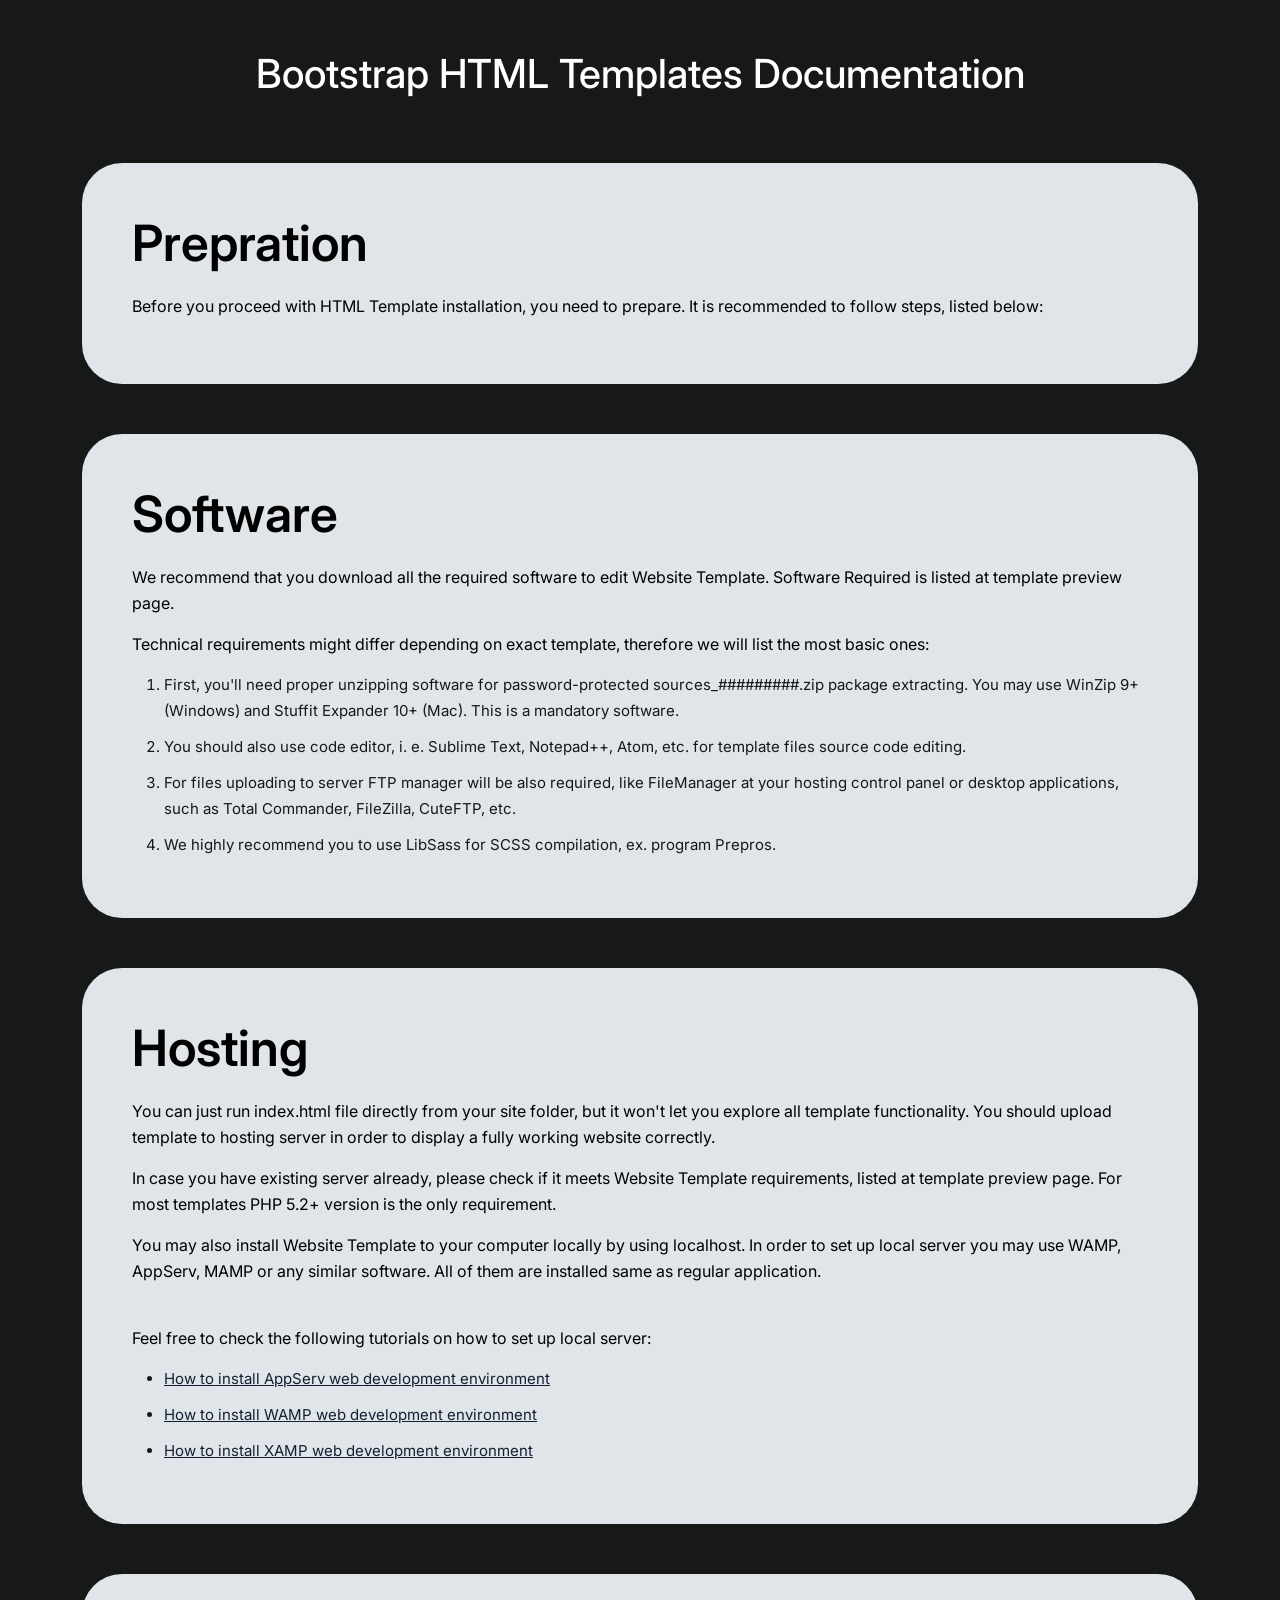
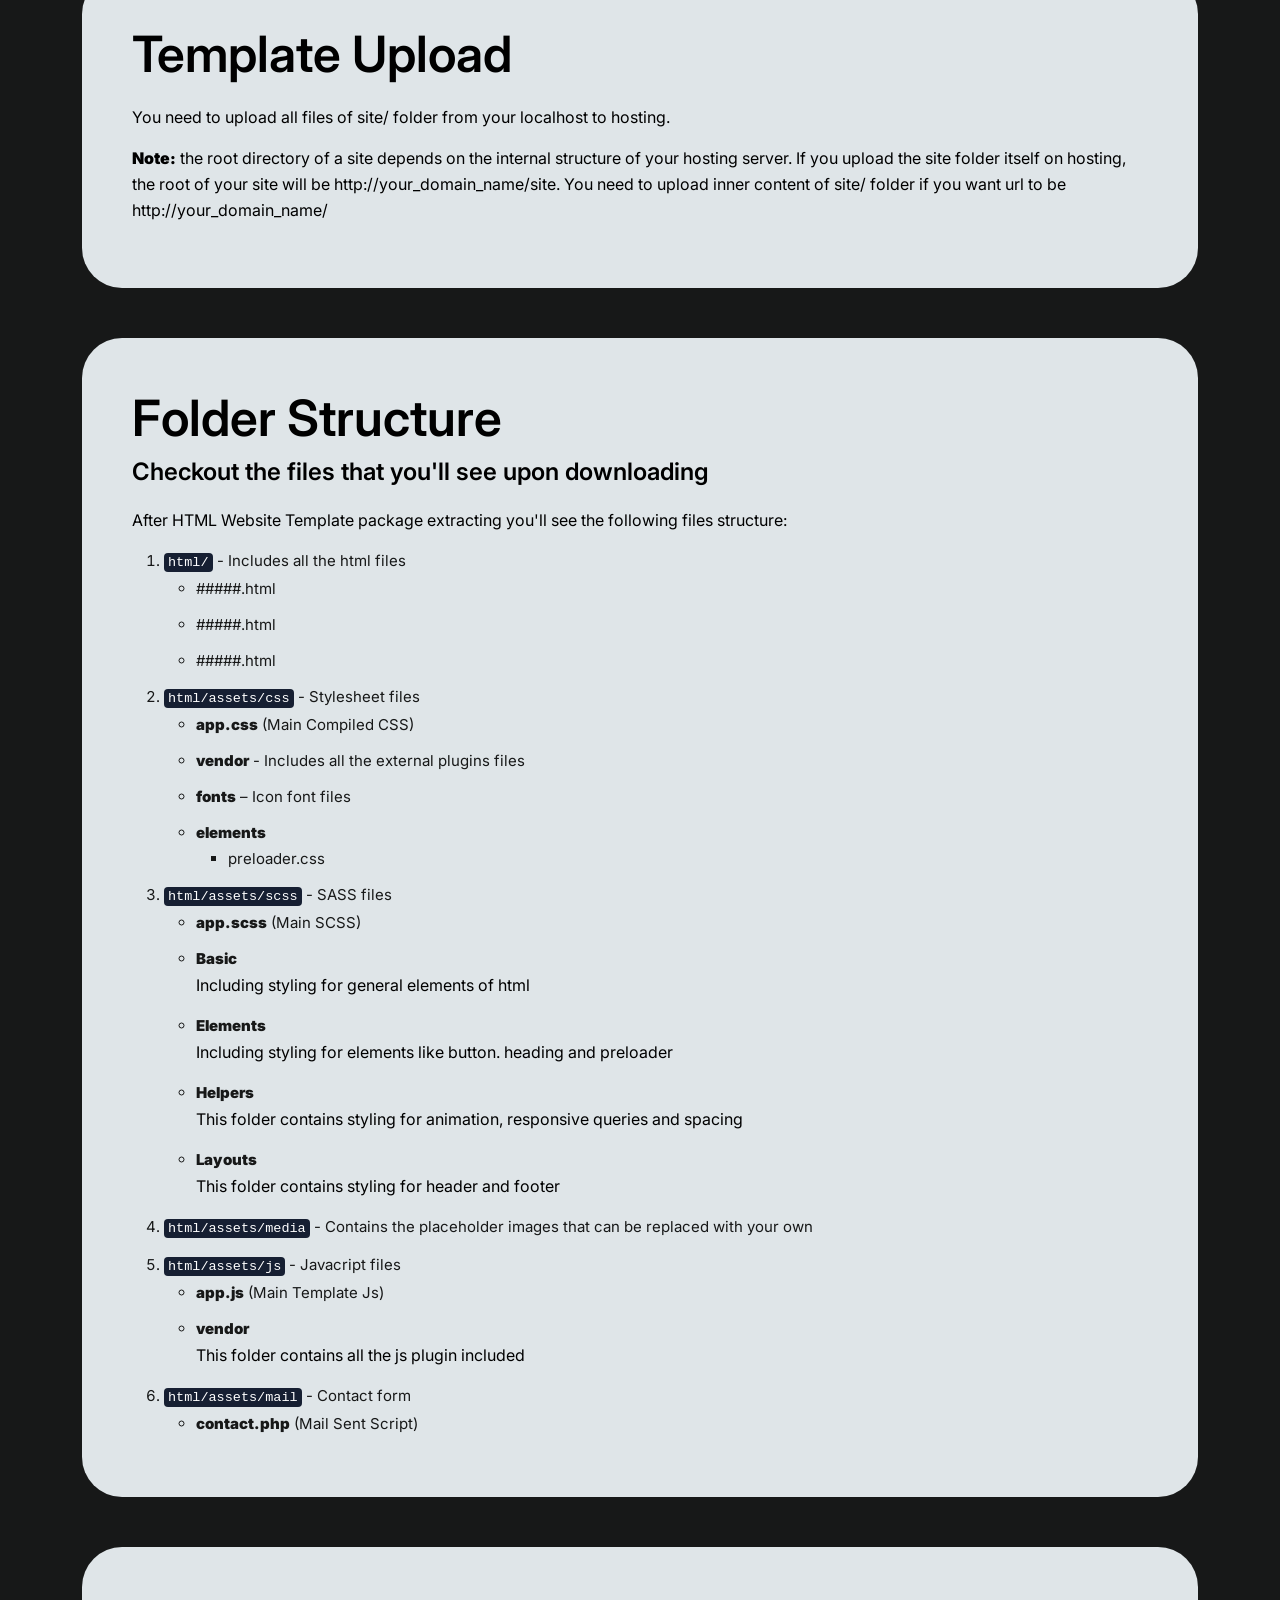
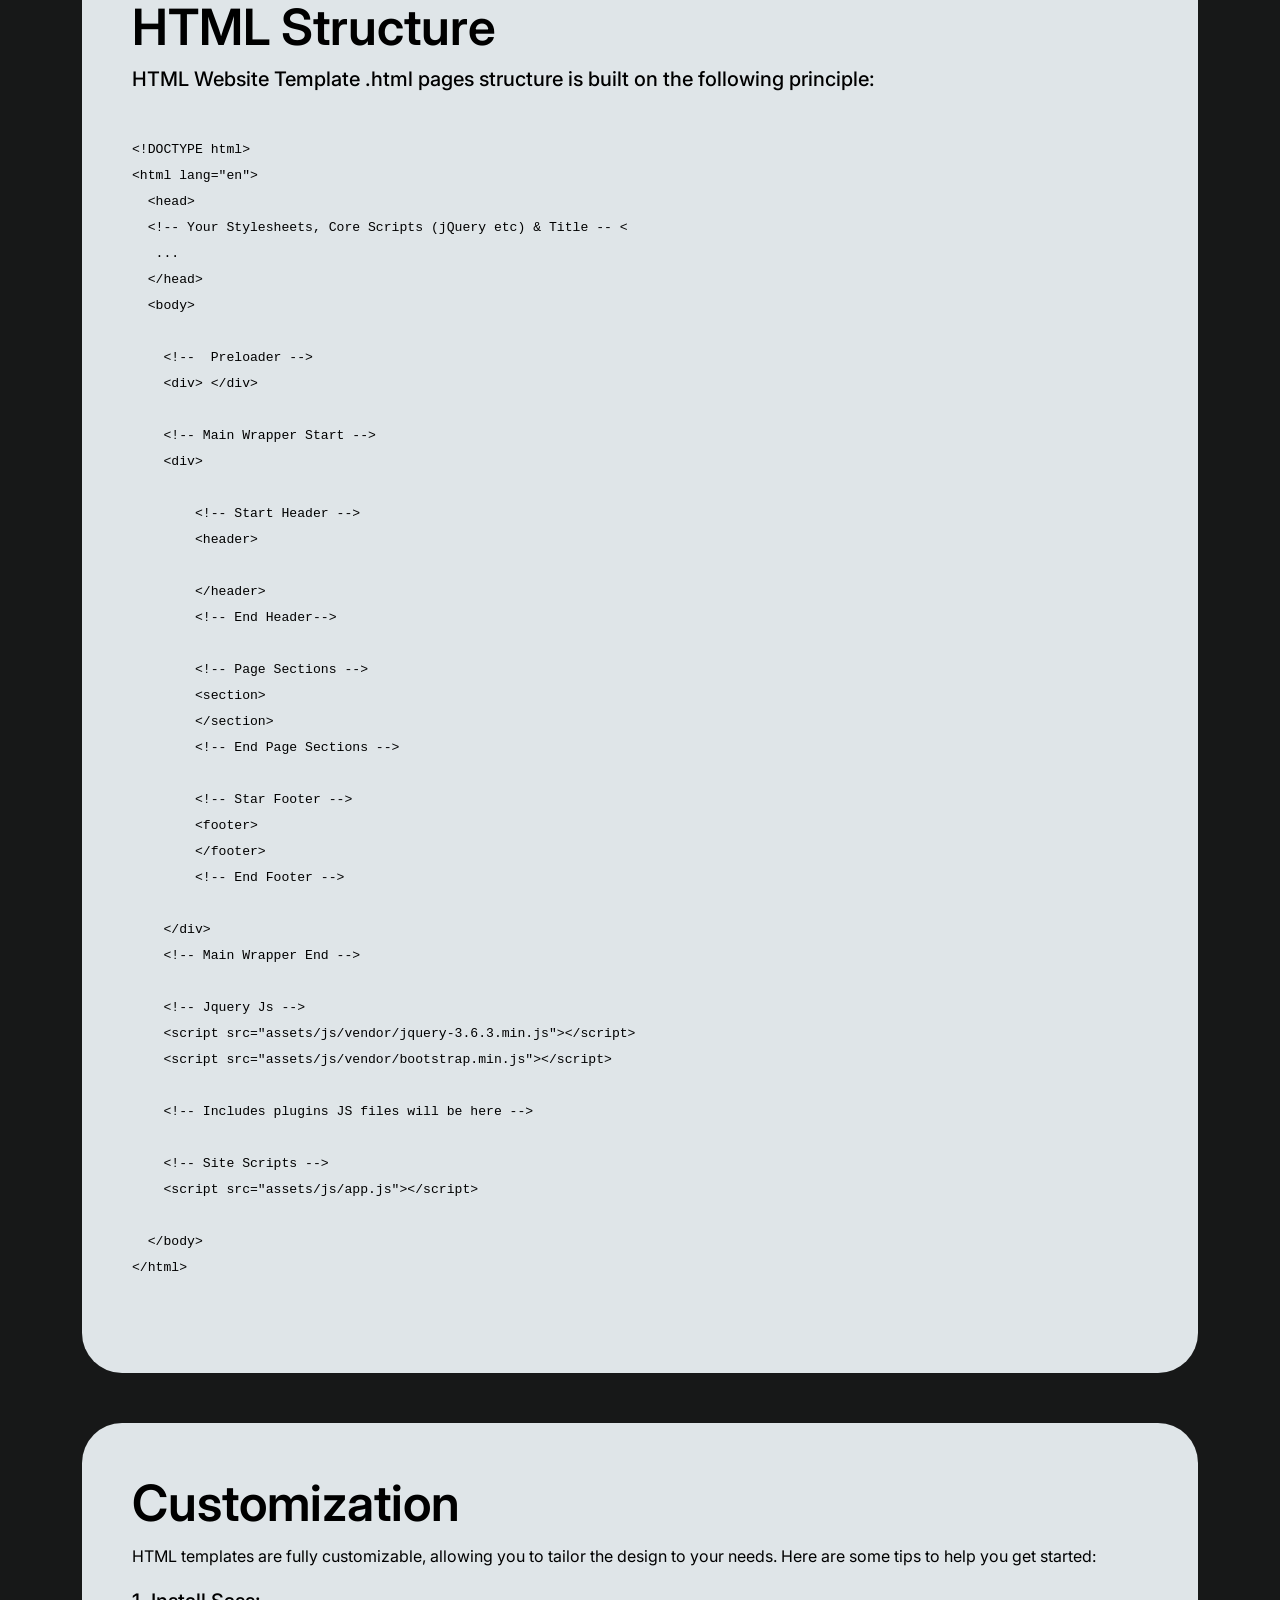
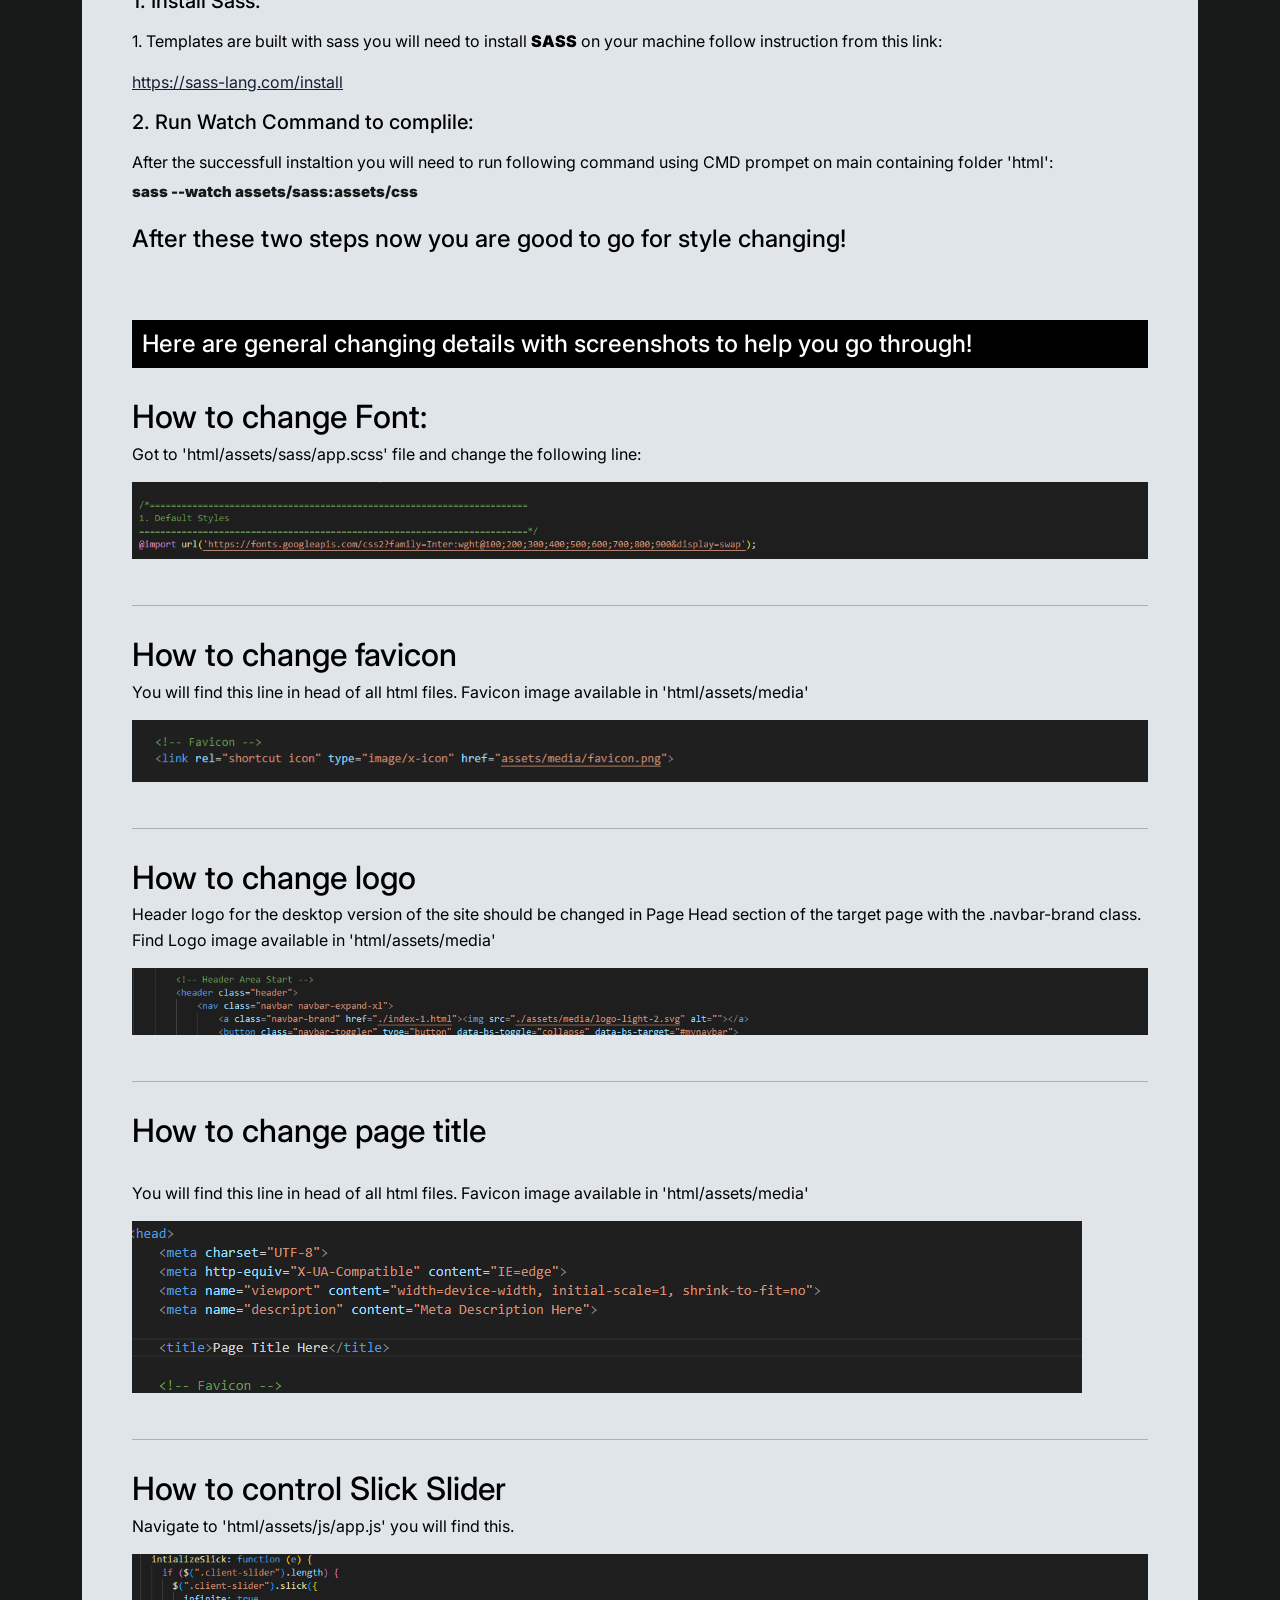
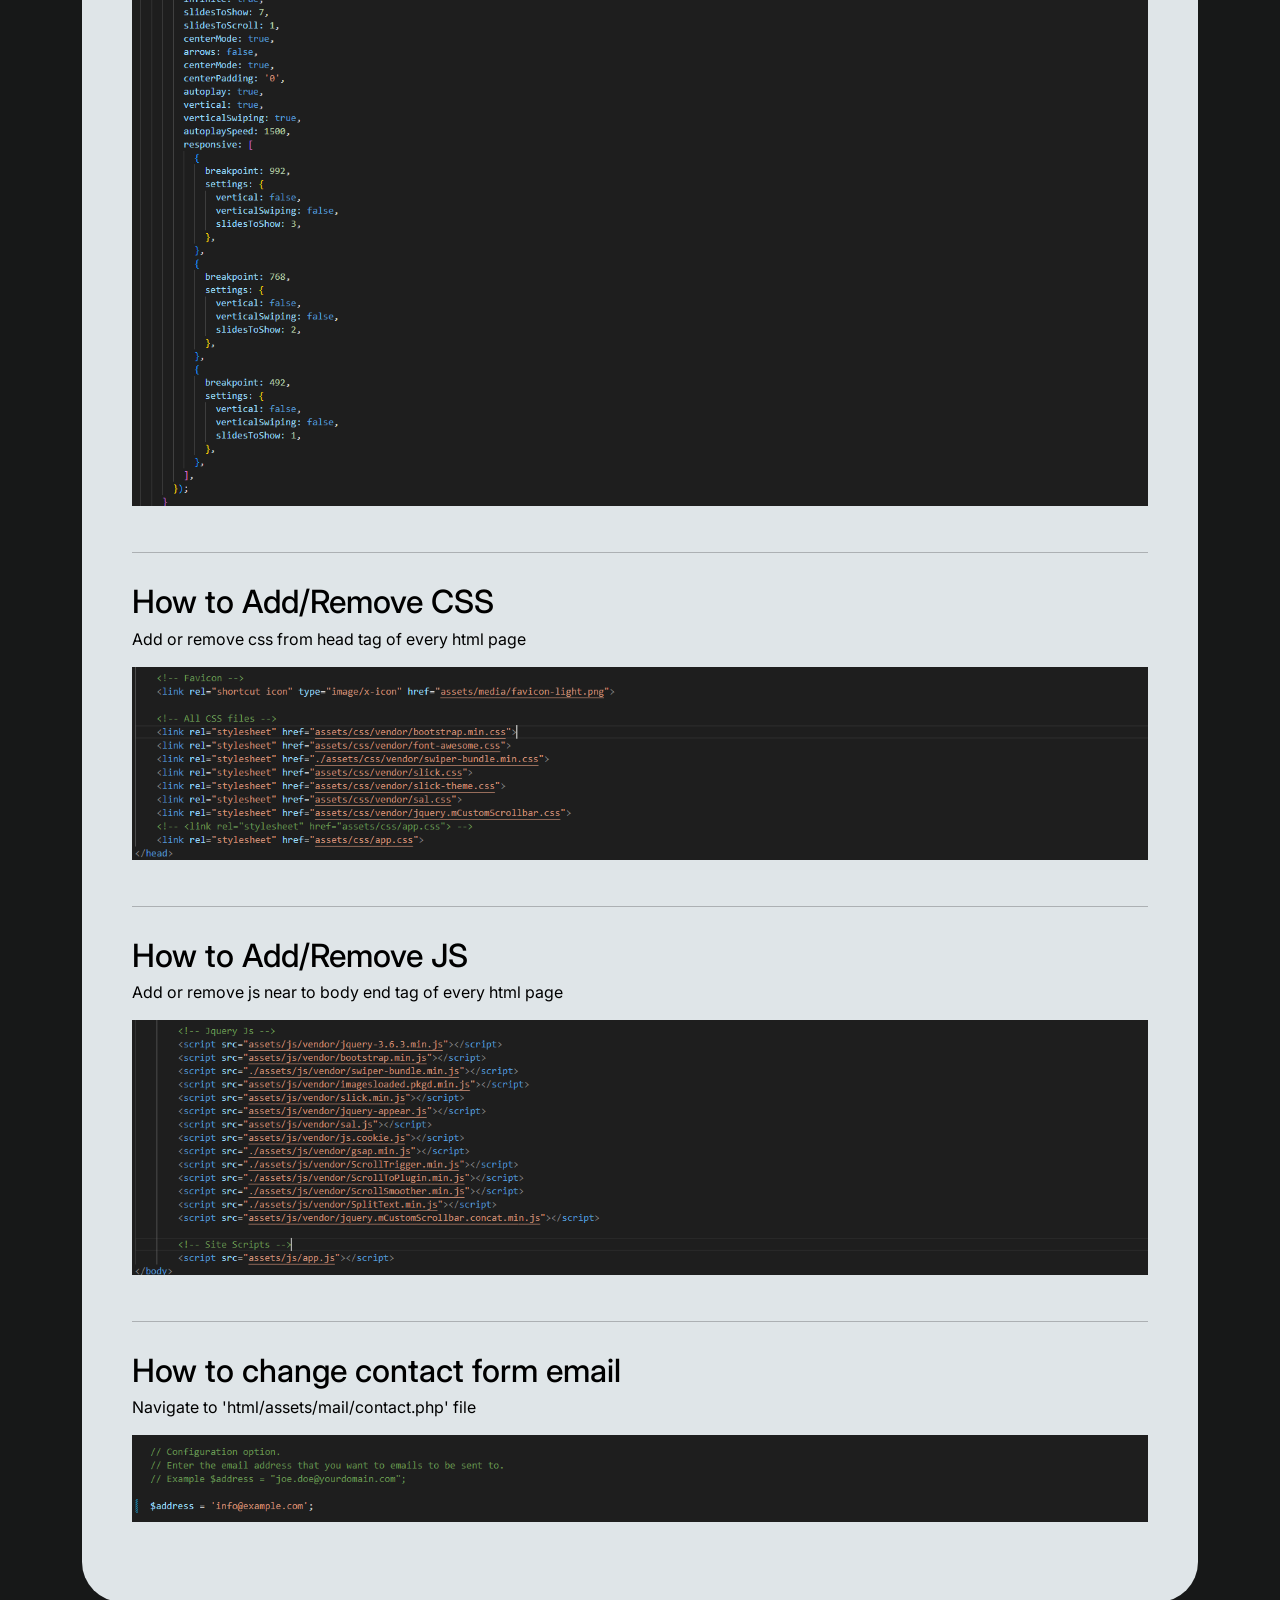
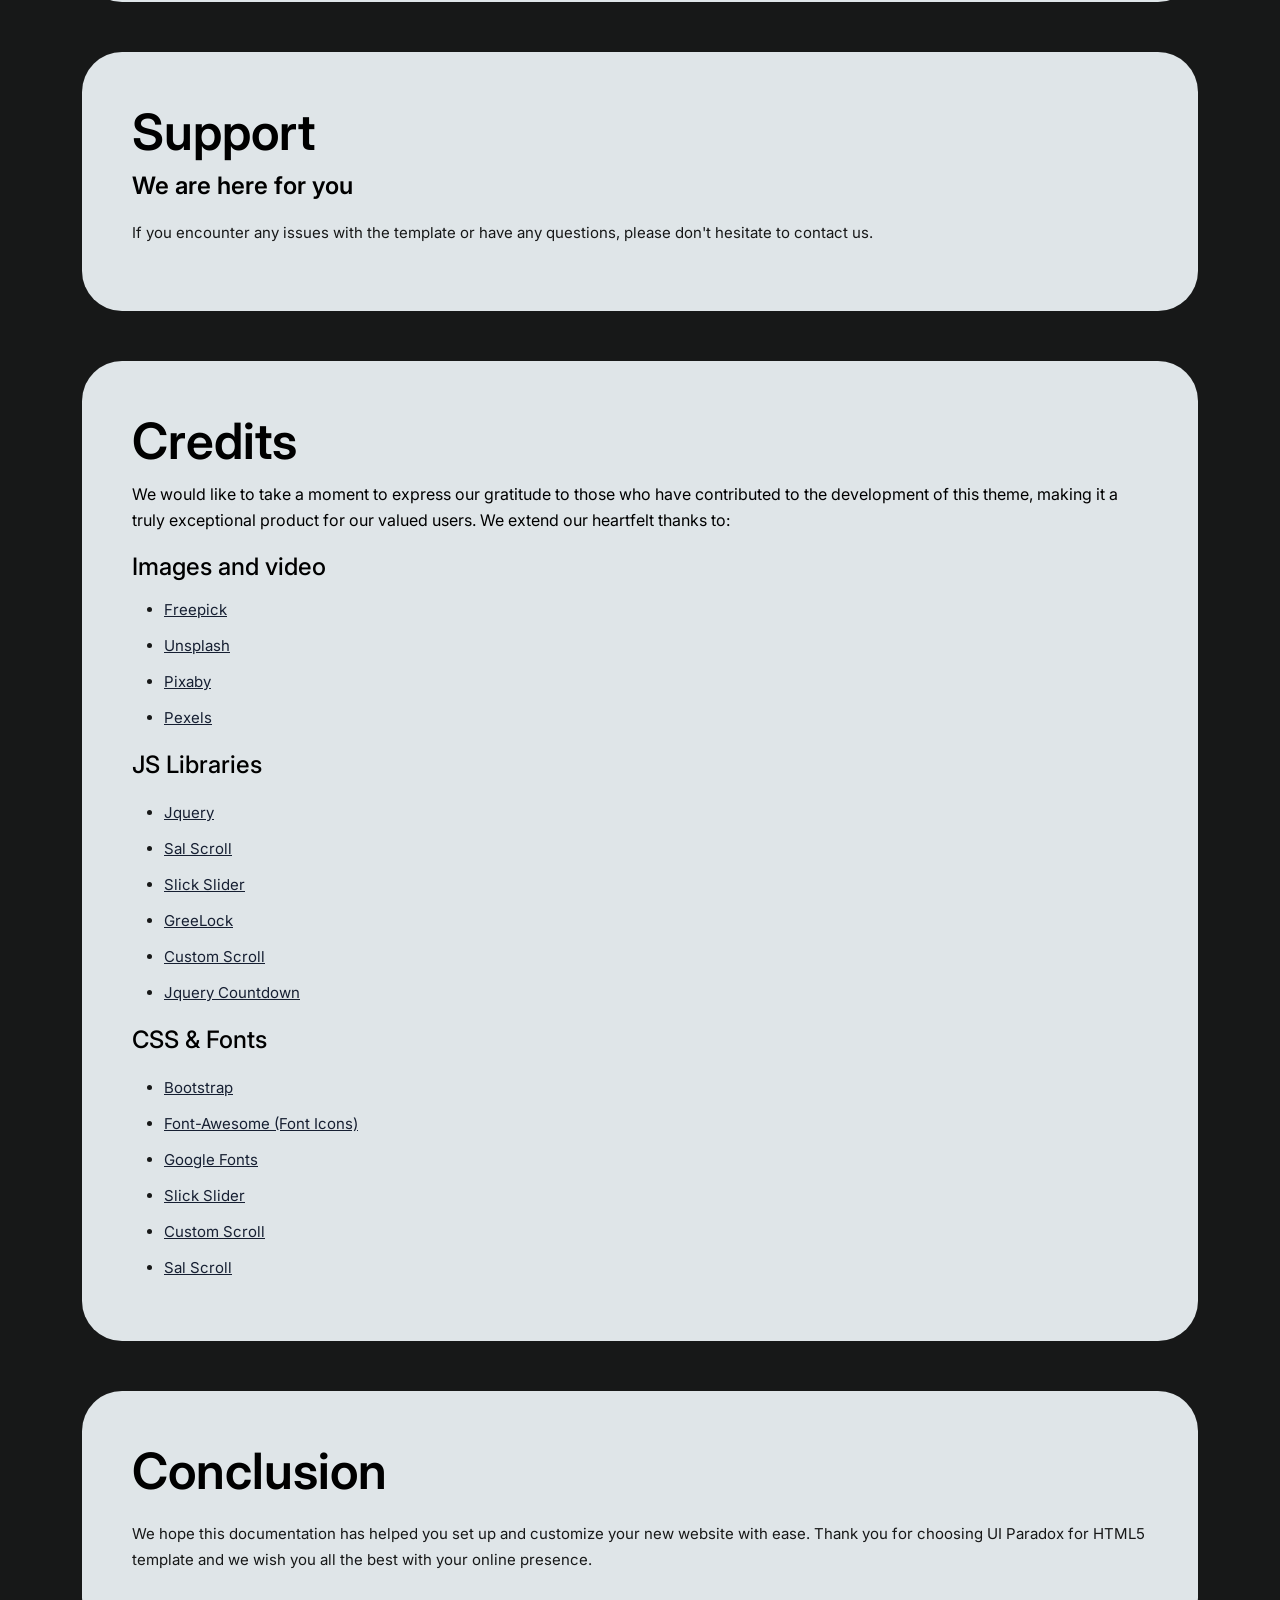
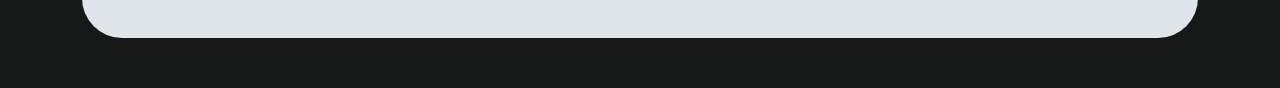
<file: Documentation/index.html>
<!doctype html>
<html lang="">

<head>
    <meta charset="utf-8">
    <meta http-equiv="x-ua-compatible" content="ie=edge">
    <title>HTML Templates Documentation</title>
    <meta name="description" content="">
    <meta name="viewport" content="width=device-width, initial-scale=1, shrink-to-fit=no">

    <link rel="shortcut icon" type="image/x-icon" href="assets/img/favicon.png">

    <!-- ========== Bootstrao Stylesheet ========== -->
    <link href="assets/css/bootstrap.min.css" rel="stylesheet" />

    <!-- ========== Google Fonts ========== -->
    <link rel="preconnect" href="https://fonts.googleapis.com">
    <link rel="preconnect" href="https://fonts.gstatic.com" crossorigin>
    <link href="https://fonts.googleapis.com/css2?family=Inter:wght@400;500;700&display=swap" rel="stylesheet">

    <!-- ========== Start Stylesheet ========== -->
    <link href="assets/css/style.css" rel="stylesheet">
    <link href="assets/css/responsive.css" rel="stylesheet" />


</head>

<body>
    <section class="de-padding" id="start">
        <div class="text-center">
            <h1 class="text-white">Bootstrap HTML Templates Documentation</h1>
        </div>
    </section>
    <section id="intro" class="de-padding-bottom container">
        <div class="item">

            <div class="heading">
                <h1>Prepration</h1>
            </div>
            <p>Before you proceed with HTML Template installation, you need to prepare. It is recommended to follow steps, listed below:</p>
        </div>
    </section>

    <section id="installation" class="de-padding-bottom container">
        <div class="item">
            <div class="heading">
                <h1>Software</h1>
            </div>
            <p>We recommend that you download all the required software to edit Website Template. Software Required is listed at template preview page.</p>
            <p>Technical requirements might differ depending on exact template, therefore we will list the most basic ones:</p>
            <ol class="index-list">
                <li>First, you'll need proper unzipping software for password-protected sources_#########.zip package extracting. You
                    may use WinZip 9+ (Windows) and Stuffit Expander 10+ (Mac). This is a mandatory software.
                </li>
                <li>You should also use code editor, i. e. Sublime Text, Notepad++, Atom, etc. for template files source code
                    editing.
                </li>
                <li>For files uploading to server FTP manager will be also required, like FileManager at your hosting control panel or
                    desktop applications, such as Total Commander, FileZilla, CuteFTP, etc.
                </li>
                <li>
                  We highly recommend you to use LibSass for SCSS compilation, ex. program Prepros.
                </li>
            </ol>
        </div>
    </section>
    <section id="software" class="de-padding-bottom container">
        <div class="item">
            <div class="heading">
                <h1>Hosting</h1>
            </div>
            <p>You can just run index.html file directly from your site folder, but it won't let you explore all template functionality. You should upload template to hosting server in order to display a fully working website correctly.</p>
            <p>In case you have existing server already, please check if it meets Website Template requirements, listed at template preview page. For most templates PHP 5.2+ version is the only requirement.</p>
            <p>You may also install Website Template to your computer locally by using localhost. In order to set up local server you may use WAMP, AppServ, MAMP or any similar software. All of them are installed same as regular application.</p>
            <br>
            <p>Feel free to check the following tutorials on how to set up local server:</p>
            <ul class="marked-list">
                <li><a href="/help/how-to-install-appserv-web-development-environment.html">How to install AppServ web development environment</a></li>
                <li><a href="/help/how-to-install-wamp-web-development-environment.html">How to install WAMP web development environment</a></li>
                <li><a href="/help/how-to-install-xamp-web-development-environment.html">How to install XAMP web development environment</a></li>
            </ul>
        </div>
    </section>
    <section id="upload" class="de-padding-bottom container">
        <div class="item">
            <div class="heading">
                <h1>Template upload</h1>
            </div>
            <p>You need to upload all files of site/ folder from your localhost to hosting.</p>
           <p><b>Note:</b> the root directory of a site depends on the internal structure of your hosting server. If you upload the site folder itself on hosting, the root of your site will be http://your_domain_name/site. You need to upload inner content of site/ folder if you want url to be http://your_domain_name/</p>
        </div>
    </section>

    <section id="inc-files" class="de-padding-bottom">
        <div class="container">
            <div class="row">
                <div class="col-md-12">
                    <div class="item">
                        <div class="heading">
                            <h1>Folder Structure</h1>
                            <h4>Checkout the files that you'll see upon downloading</h4>
                        </div>
                        <p>
                            After HTML Website Template package extracting you'll see the following files structure:
                        </p>

                        <ol>
                            <li>
                                <code>html/</code> - Includes all the html files
                                <ul>
                                    <li>#####.html</li>
                                    <li>#####.html</li>
                                    <li>#####.html</li>
                                </ul>
                            </li>
                            <li><code>html/assets/css</code> - Stylesheet files
                                <ul>
                                    <li><strong>app.css</strong> (Main Compiled CSS)</li>
                                    <li>
                                        <strong>vendor</strong> - Includes all the external plugins files
                                    </li>
                                    <li><strong>fonts</strong> – Icon font files</li>
                                    <li>
                                        <strong>elements</strong>
                                        <ul>
                                            <li>preloader.css</li>
                                        </ul>
                                    </li>
                                </ul>
                            </li>

                            <li>
                                <code>html/assets/scss</code> - SASS files
                                <ul>
                                    <li><strong>app.scss</strong> (Main SCSS)</li>
                                    <li>
                                        <strong>Basic</strong>
                                        <p>Including styling for general elements of html</p>
                                    </li>
                                    <li>
                                        <strong>Elements</strong>
                                        <p>Including styling for elements like button. heading and preloader</p>
                                    </li>
                                    <li>
                                        <strong>Helpers</strong>
                                        <p>This folder contains styling for animation, responsive queries and spacing
                                        </p>
                                    </li>
                                    <li>
                                        <strong>Layouts</strong>
                                        <p>This folder contains styling for header and footer</p>
                                    </li>
                                </ul>
                            </li>
                            <li><code>html/assets/media</code> - Contains the placeholder images that can be replaced
                                with your own</li>
                            <li><code>html/assets/js</code> - Javacript files
                                <ul>
                                    <li><strong>app.js</strong> (Main Template Js)</li>
                                    <li>
                                        <strong>vendor</strong>
                                        <p>This folder contains all the js plugin included</p>
                                    </li>
                                </ul>
                            </li>
                            <li><code>html/assets/mail</code> - Contact form
                                <ul>
                                    <li><strong>contact.php</strong> (Mail Sent Script)</li>
                                </ul>
                            </li>


                        </ol>
                    </div>
                </div>
            </div>
        </div>
    </section>

    <section id="html" class="de-padding-bottom container">
        <div class="item">
            <div class="heading">
                <h1>HTML Structure</h1>
                <h5> HTML Website Template .html pages structure is built on the following principle:
                </h5>
            </div>
            <pre class="line-numbers"><code class="language-markup">
&lt;!DOCTYPE html&gt;
&lt;html lang=&quot;en&quot;&gt;
  &lt;head&gt;
  &lt;!-- Your Stylesheets, Core Scripts (jQuery etc) & Title -- &lt;
   ...
  &lt;/head&gt;
  &lt;body&gt;

    &lt;!--  Preloader --&gt;
    &lt;div&gt; &lt;/div&gt;

    &lt;!-- Main Wrapper Start --&gt;
    &lt;div&gt;

        &lt;!-- Start Header --&gt;
        &lt;header&gt;

        &lt;/header&gt;
        &lt;!-- End Header--&gt;

        &lt;!-- Page Sections --&gt;
        &lt;section&gt; 
        &lt;/section&gt;
        &lt;!-- End Page Sections --&gt;

        &lt;!-- Star Footer --&gt;
        &lt;footer&gt;
        &lt;/footer&gt;
        &lt;!-- End Footer --&gt;

    &lt;/div&gt;
    &lt;!-- Main Wrapper End --&gt;

    &lt;!-- Jquery Js --&gt;
    &lt;script src=&quot;assets/js/vendor/jquery-3.6.3.min.js&quot;&gt;&lt;/script&gt;
    &lt;script src=&quot;assets/js/vendor/bootstrap.min.js&quot;&gt;&lt;/script&gt;
            
    &lt;!-- Includes plugins JS files will be here --&gt;

    &lt;!-- Site Scripts --&gt;
    &lt;script src="assets/js/app.js">&lt;/script&gt;

  &lt;/body&gt;
&lt;/html&gt;
</code></pre>
        </div>
    </section>

    <section id="customization" class="de-padding-bottom">
        <div class="container">
            <div class="row">
                <div class="col-md-12">
                    <div class="item">
                        <div class="heading">
                            <h1>Customization</h1>
                            <p>HTML templates are fully customizable, allowing you to tailor the design to your
                                needs. Here are some tips to help you get started:</p>
                        </div>
                        <h5>1. Install Sass:</h5>
                        <p>1. Templates are built with sass you will need to install <b>SASS</b> on your machine follow
                            instruction from this link:</p>
                        <p><a href="https://sass-lang.com/install" target="_blank">https://sass-lang.com/install</a></p>
                        <h5>2. Run Watch Command to complile:</h5>
                        <p class="mb-1">After the successfull instaltion you will need to run following command using
                            CMD prompet on main containing folder 'html':</p>
                        <b>sass --watch assets/sass:assets/css</b>
                        <h4>After these two steps now you are good to go for style changing!</h4>
                        <br>
                        <h4 class="highlight-title">Here are general changing details with screenshots to help you go
                            through!</h4>
                        <h2 class="mb-1">How to change Font:</h2>
                        <p>Got to 'html/assets/sass/app.scss' file and change the following line:</p>
                        <img src="assets/img/font.PNG" alt="Thumb">
                        <hr>

                        <h2 class="mb-1">How to change favicon</h2>
                        <p>You will find this line in head of all html files. Favicon image available in
                            'html/assets/media'</p>
                        <img src="assets/img/change-favicon.PNG" alt="Thumb">

                        <hr>

                        <h2 class="mb-1">How to change logo</h2>
                        <p>Header logo for the desktop version of the site should be changed in Page Head section of the target page with the .navbar-brand class. Find Logo image available in 'html/assets/media'
                        </p>
                        <img src="assets/img/change-logo.PNG" alt="Thumb">

                        <hr>

                        <h2>How to change page title</h2>
                        <p>You will find this line in head of all html files. Favicon image available in
                            'html/assets/media'</p>
                        <img src="assets/img/page-title.PNG" alt="Thumb">
                        <hr>
                      
                        <h2 class="mb-1">How to control Slick Slider</h2>
                        <p>Navigate to 'html/assets/js/app.js' you will find this.</p>
                        <img src="assets/img/slick-slider.PNG" alt="Thumb">

                        <hr>

                        <h2 class="mb-1">How to Add/Remove CSS</h2>
                        <p>Add or remove css from head tag of every html page</p>
                        <img src="assets/img/change-css.PNG" alt="Thumb">

                        <hr>

                        <h2 class="mb-1">How to Add/Remove JS</h2>
                        <p>Add or remove js near to body end tag of every html page</p>
                        <img src="assets/img/change-js.PNG" alt="Thumb">

                        <hr>

                        <h2 class="mb-1">How to change contact form email</h2>
                        <p>Navigate to 'html/assets/mail/contact.php' file</p>
                        <img src="assets/img/change-email.PNG" alt="Thumb">

                    </div>
                </div>
            </div>
        </div>
    </section>


    <section id="attention" class="de-padding-bottom">
        <div class="container">
            <div class="row">
                <div class="col-md-12">
                    <div class="item">
                        <div class="heading">
                            <h1>Support</h1>
                            <h4>We are here for you</h4>
                        </div>
                        <a>If you encounter any issues with the template or have any questions, please don't hesitate to
                            contact us.</p>
                    </div>
                </div>
            </div>
        </div>
    </section>

    <section id="credit" class="de-padding-bottom">
        <div class="container">
            <div class="row">
                <div class="col-md-12">
                    <div class="item">
                        <div class="heading">
                            <h1>Credits</h1>
                            <p>
                                We would like to take a moment to express our gratitude to those who have contributed to
                                the development of this theme, making it a truly exceptional product for our valued
                                users. We extend our heartfelt thanks to:
                            </p>
                        </div>
                        <h4>Images and video</h4>
                        <ul>
                            <li><a href="https://www.freepik.com/" target="_blank">Freepick</a></li>
                            <li><a href="https://unsplash.com/" target="_blank">Unsplash</a></li>
                            <li><a href="https://pixabay.com/" target="_blank">Pixaby</a></li>
                            <li><a href="https://www.pexels.com/" target="_blank">Pexels</a></li>
                        </ul>
                        <h4>JS Libraries</h4>
                        <ul>
                            <li><a href="https://jquery.com/download/" target="_blank">Jquery</a></li>
                            <li><a href="https://mciastek.github.io/sal/" target="_blank">Sal Scroll</a></li>
                            <li><a href="https://kenwheeler.github.io/slick/" target="_blank">Slick Slider</a></li>
                            <li><a href="https://greensock.com" target="_blank">GreeLock</a></li>
                            <li><a href="https://manos.malihu.gr/jquery-custom-content-scroller/" target="_blank">Custom
                                    Scroll</a></li>
                            <li><a href="https://hilios.github.io/jQuery.countdown/" target="_blank">Jquery
                                    Countdown</a></li>
                        </ul>
                        <h4>CSS & Fonts</h4>
                        <ul>
                            <li><a href="http://getbootstrap.com/" target="_blank">Bootstrap</a></li>
                            <li><a href="http://fortawesome.github.io/Font-Awesome/" target="_blank">Font-Awesome (Font
                                    Icons)</a></li>
                            <li><a href="https://www.google.com/fonts" target="_blank">Google Fonts</a></li>
                            <li><a href="https://kenwheeler.github.io/slick/" target="_blank">Slick Slider</a></li>
                            <li><a href="https://manos.malihu.gr/jquery-custom-content-scroller/" target="_blank">Custom
                                    Scroll</a></li>
                            <li><a href="https://mciastek.github.io/sal/" target="_blank">Sal Scroll</a></li>
                        </ul>
                    </div>
                </div>
            </div>
        </div>
    </section>

    <section id="conclusion" class="de-padding-bottom">
        <div class="container">
            <div class="row">
                <div class="col-md-12">
                    <div class="item">
                        <div class="heading">
                            <h1>Conclusion</h1>
                        </div>
                        <a>We hope this documentation has helped you set up and customize your new website with ease.
                            Thank you for choosing UI Paradox for HTML5 template and we wish you all the best with your online
                            presence.</a></p>
                    </div>
                </div>
            </div>
        </div>
    </section>

    <!-- jQuery Frameworks
    ============================================= -->
    <script src="assets/js/jquery-3.6.0.min.js"></script>
    <script src="assets/js/bootstrap.min.js"></script>
</body>

</html>
</file>
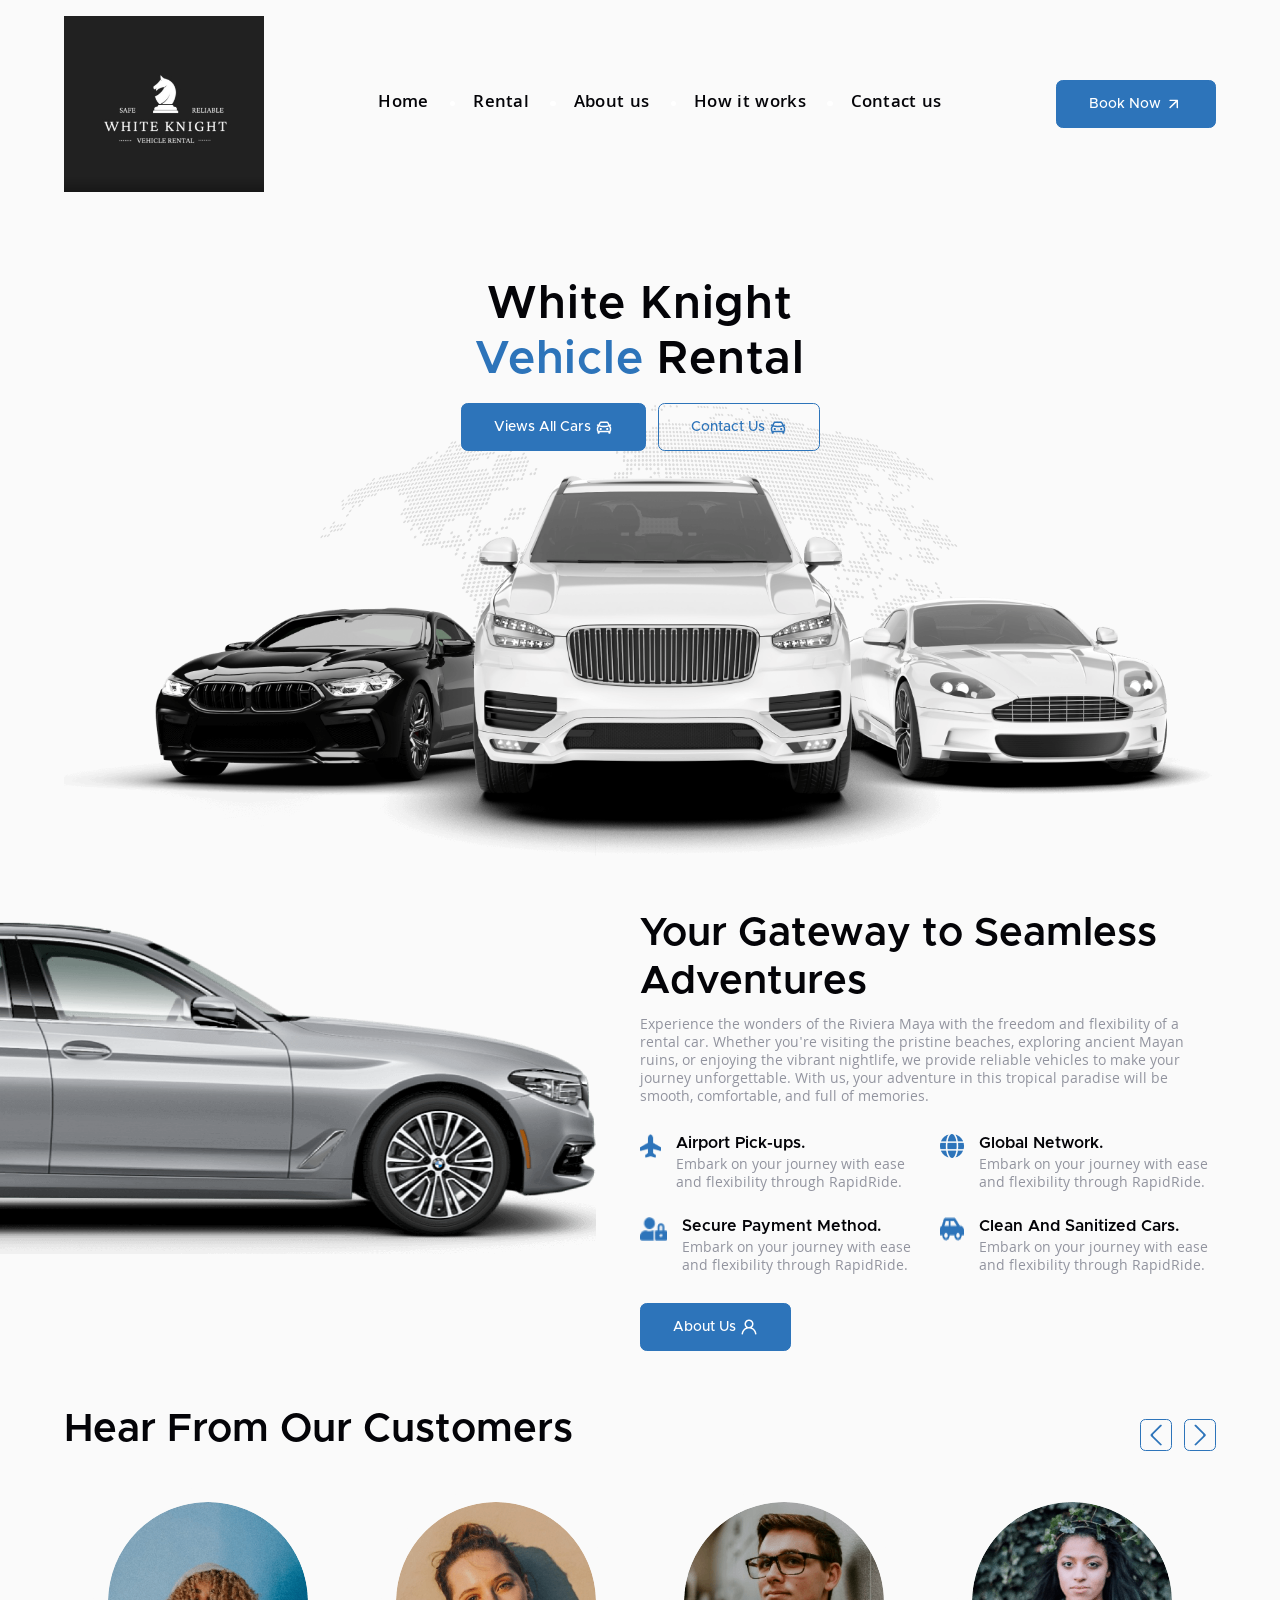
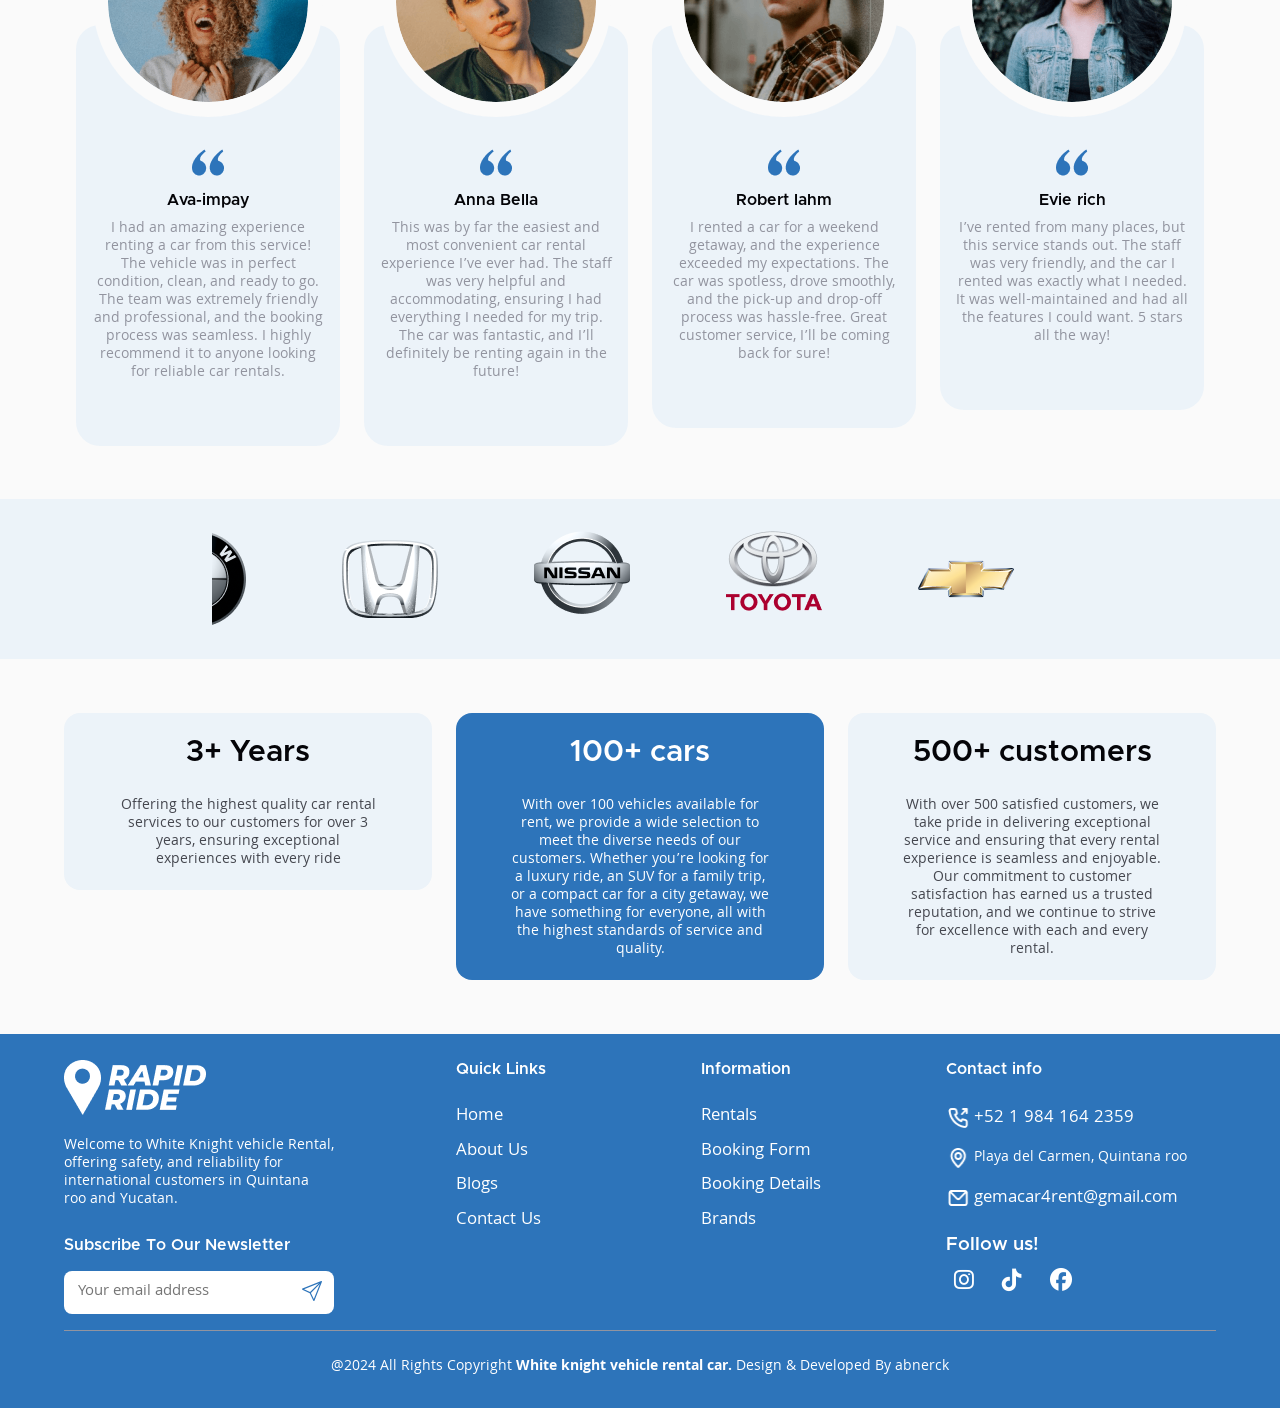
<file: html/index.html>
<!DOCTYPE html>
<html lang="en">

<head>
    <meta charset="UTF-8">
    <meta http-equiv="X-UA-Compatible" content="IE=edge">
    <meta name="viewport" content="width=device-width, initial-scale=1, shrink-to-fit=no">
    <meta name="description" content="Car Rental || E-Learning HTML Template">

    <title>Car rental</title>

    <!-- Favicon -->
    <link rel="shortcut icon" type="image/x-icon" href="assets/media/user/wk.jpg">

    <!-- All CSS files -->
    <link rel="stylesheet" href="assets/css/vendor/font-awesome.css">
    <link rel="stylesheet" href="assets/css/vendor/bootstrap.min.css">
    <link rel="stylesheet" href="assets/css/vendor/slick.css">
    <link rel="stylesheet" href="assets/css/vendor/slick-theme.css">
    <link rel="stylesheet" href="assets/css/vendor/smoothScorllbar.css">
    <link rel="stylesheet" href="assets/css/vendor/classic.css">
    <link rel="stylesheet" href="assets/css/vendor/classic.date.css">
    <link rel="stylesheet" href="assets/css/app.css">
</head>

<body class="x-hidden">

    <header class="header my-40">
        <div class="container-fluid">
            <nav class="navigation d-flex align-items-center justify-content-between">
                <a href="index.html" class="logo">
                    <img src="assets/media/user/kt.jpg" alt="/logo" class="header-logo" style="width: 200px;">
                </a>
                
                <style>
                    .logo h2 {
                        font-family: 'Haarlem Sans';
                        font-size: 50px; /* Ajusta el tamaño del texto */
                        font-weight: bold; /* Opcional, si deseas que el texto sea en negritas */
                        color: #333; /* Ajusta el color del texto */
                        margin: 0; /* Elimina márgenes adicionales */
                        padding: 0; /* Elimina rellenos adicionales */
                        text-transform: uppercase; /* Opcional, para poner todo en mayúsculas */
                    }
                </style>
                
                <div class="menu-button-right">
                    <div class="main-menu__nav">
                        <ul class="main-menu__list">
                            <li>
                                <a href="index.html">Home</a>
                            </li>
                            
                            <li class="dropdown">
                                <a href="javascript:void(0);">Rental</a>
                                <ul>
                                    <li><a href="rental.html">Rental</a></li>
                                    <li><a href="rental-sidebar.html">Rental sidebar</a></li>
                                    <li><a href="vehicle-details.html">Vehicle details</a></li>
                                </ul>
                            </li>
                            <li>
                                <a href="about.html">About us</a>
                            </li> 
                            <li>
                                <a href="about.html">How it works</a>
                            </li> 
                            <li>
                                <a href="contact.html">Contact us</a>
                            </li>
                        </ul>
                    </div>
                </div>
                <div class="main-menu__right">
                    <div class="search-heart-icon d-md-flex d-none align-items-center gap-24">
                        <a href="book-now.html" class="cus-btn">
                            <span class="btn-text">
                                Book now
                                <svg xmlns="http://www.w3.org/2000/svg" width="25" height="24" viewBox="0 0 25 24"
                                    fill="none">
                                    <path
                                        d="M18.0098 6.62C17.9083 6.37565 17.7141 6.18147 17.4698 6.08C17.3496 6.02876 17.2205 6.00158 17.0898 6H7.08978C6.82457 6 6.57021 6.10536 6.38268 6.29289C6.19514 6.48043 6.08978 6.73478 6.08978 7C6.08978 7.26522 6.19514 7.51957 6.38268 7.70711C6.57021 7.89464 6.82457 8 7.08978 8H14.6798L6.37978 16.29C6.28605 16.383 6.21166 16.4936 6.16089 16.6154C6.11012 16.7373 6.08398 16.868 6.08398 17C6.08398 17.132 6.11012 17.2627 6.16089 17.3846C6.21166 17.5064 6.28605 17.617 6.37978 17.71C6.47275 17.8037 6.58335 17.8781 6.70521 17.9289C6.82707 17.9797 6.95777 18.0058 7.08978 18.0058C7.22179 18.0058 7.3525 17.9797 7.47436 17.9289C7.59622 17.8781 7.70682 17.8037 7.79978 17.71L16.0898 9.41V17C16.0898 17.2652 16.1951 17.5196 16.3827 17.7071C16.5702 17.8946 16.8246 18 17.0898 18C17.355 18 17.6094 17.8946 17.7969 17.7071C17.9844 17.5196 18.0898 17.2652 18.0898 17V7C18.0882 6.86932 18.061 6.74022 18.0098 6.62Z" />
                                </svg>
                            </span>
                            <span>
                                Book now
                                <svg xmlns="http://www.w3.org/2000/svg" width="25" height="24" viewBox="0 0 25 24"
                                    fill="none">
                                    <path
                                        d="M18.0098 6.62C17.9083 6.37565 17.7141 6.18147 17.4698 6.08C17.3496 6.02876 17.2205 6.00158 17.0898 6H7.08978C6.82457 6 6.57021 6.10536 6.38268 6.29289C6.19514 6.48043 6.08978 6.73478 6.08978 7C6.08978 7.26522 6.19514 7.51957 6.38268 7.70711C6.57021 7.89464 6.82457 8 7.08978 8H14.6798L6.37978 16.29C6.28605 16.383 6.21166 16.4936 6.16089 16.6154C6.11012 16.7373 6.08398 16.868 6.08398 17C6.08398 17.132 6.11012 17.2627 6.16089 17.3846C6.21166 17.5064 6.28605 17.617 6.37978 17.71C6.47275 17.8037 6.58335 17.8781 6.70521 17.9289C6.82707 17.9797 6.95777 18.0058 7.08978 18.0058C7.22179 18.0058 7.3525 17.9797 7.47436 17.9289C7.59622 17.8781 7.70682 17.8037 7.79978 17.71L16.0898 9.41V17C16.0898 17.2652 16.1951 17.5196 16.3827 17.7071C16.5702 17.8946 16.8246 18 17.0898 18C17.355 18 17.6094 17.8946 17.7969 17.7071C17.9844 17.5196 18.0898 17.2652 18.0898 17V7C18.0882 6.86932 18.061 6.74022 18.0098 6.62Z" />
                                </svg>
                            </span>
                        </a>
                    </div>
                    <a href="#" class="d-xl-none d-flex main-menu__toggler mobile-nav__toggler">
                        <i class="fa-light fa-bars"></i>
                    </a>
                </div>
            </nav>
        </div>
    </header>
    
  
    <section class="hero-banner pt-80 mb-24">
        <div class="container-fluid">
                
            
            <h1>White Knight <br><span>vehicle</span> Rental</h1>
            <div class="map-image">
                <img src="assets/media/hero/World_Map.png" alt="map-image">
            </div>
            <div class="btn-block row-gap-3 mb-24">
                <div class="cus-btn">
                    <a href="allcoches.php">
                        <span class="btn-text">
                            Views All Cars
                            <svg xmlns="http://www.w3.org/2000/svg" width="24" height="25" viewBox="0 0 24 25"
                                fill="none">
                                <path
                                    d="M15.7636 4.83594C16.3206 4.83596 16.8667 4.99107 17.3405 5.28391C17.8144 5.57674 18.1974 5.99573 18.4466 6.49394L19.8296 9.25894C20.0736 9.15894 20.3166 9.05794 20.5526 8.94094C20.79 8.82239 21.0647 8.80298 21.3164 8.887C21.568 8.97102 21.776 9.15157 21.8946 9.38894C22.0131 9.62631 22.0325 9.90105 21.9485 10.1527C21.8645 10.4044 21.684 10.6124 21.4466 10.7309C20.9526 10.9769 20.7266 11.0529 20.7266 11.0529L21.6826 12.9659C21.8916 13.3829 21.9996 13.8419 21.9996 14.3079V16.8359C21.9996 17.7249 21.6136 18.5229 20.9996 19.0719V20.3359C20.9996 20.7338 20.8415 21.1153 20.5602 21.3966C20.2789 21.6779 19.8974 21.8359 19.4996 21.8359C19.1018 21.8359 18.7202 21.6779 18.4389 21.3966C18.1576 21.1153 17.9996 20.7338 17.9996 20.3359V19.8359H5.99958V20.3359C5.99958 20.7338 5.84155 21.1153 5.56025 21.3966C5.27894 21.6779 4.89741 21.8359 4.49958 21.8359C4.10176 21.8359 3.72023 21.6779 3.43892 21.3966C3.15762 21.1153 2.99958 20.7338 2.99958 20.3359V19.0719C2.38558 18.5219 1.99958 17.7239 1.99958 16.8359V14.3079C1.99977 13.8424 2.1083 13.3833 2.31658 12.9669L3.27258 11.0529C3.03058 10.9519 2.79058 10.8459 2.55458 10.7319C2.43671 10.6735 2.33154 10.5923 2.2451 10.4931C2.15866 10.3939 2.09264 10.2786 2.05084 10.1538C2.00903 10.0291 1.99226 9.89729 2.00148 9.76603C2.01071 9.63477 2.04574 9.50663 2.10458 9.38894C2.22575 9.1528 2.43492 8.97379 2.68693 8.89053C2.93895 8.80727 3.21359 8.82646 3.45158 8.94394C3.68658 9.05794 3.92758 9.16094 4.16958 9.25894L5.55258 6.49394C5.80177 5.99573 6.18475 5.57674 6.65862 5.28391C7.13249 4.99107 7.67853 4.83596 8.23558 4.83594H15.7636ZM18.8336 11.7399C17.1336 12.2769 14.7146 12.8359 11.9996 12.8359C9.28458 12.8359 6.86558 12.2759 5.16558 11.7399L4.10558 13.8599C4.03589 13.999 3.9996 14.1524 3.99958 14.3079V16.8359C3.99958 17.1012 4.10494 17.3555 4.29248 17.543C4.48001 17.7306 4.73437 17.8359 4.99958 17.8359H18.9996C19.2648 17.8359 19.5192 17.7306 19.7067 17.543C19.8942 17.3555 19.9996 17.1012 19.9996 16.8359V14.3079C19.9994 14.1527 19.9631 13.9997 19.8936 13.8609L18.8336 11.7399ZM7.49958 13.8359C7.89741 13.8359 8.27894 13.994 8.56025 14.2753C8.84155 14.5566 8.99958 14.9381 8.99958 15.3359C8.99958 15.7338 8.84155 16.1153 8.56025 16.3966C8.27894 16.6779 7.89741 16.8359 7.49958 16.8359C7.10176 16.8359 6.72023 16.6779 6.43892 16.3966C6.15762 16.1153 5.99958 15.7338 5.99958 15.3359C5.99958 14.9381 6.15762 14.5566 6.43892 14.2753C6.72023 13.994 7.10176 13.8359 7.49958 13.8359ZM16.4996 13.8359C16.8974 13.8359 17.2789 13.994 17.5602 14.2753C17.8415 14.5566 17.9996 14.9381 17.9996 15.3359C17.9996 15.7338 17.8415 16.1153 17.5602 16.3966C17.2789 16.6779 16.8974 16.8359 16.4996 16.8359C16.1018 16.8359 15.7202 16.6779 15.4389 16.3966C15.1576 16.1153 14.9996 15.7338 14.9996 15.3359C14.9996 14.9381 15.1576 14.5566 15.4389 14.2753C15.7202 13.994 16.1018 13.8359 16.4996 13.8359ZM15.7636 6.83594H8.23558C8.04992 6.83604 7.86795 6.88782 7.71006 6.98549C7.55216 7.08316 7.42458 7.22286 7.34158 7.38894L6.07158 9.92594C7.61958 10.3909 9.70559 10.8359 11.9996 10.8359C14.2936 10.8359 16.3796 10.3909 17.9266 9.92594L16.6576 7.38894C16.5746 7.22286 16.447 7.08316 16.2891 6.98549C16.1312 6.88782 15.9492 6.83604 15.7636 6.83594Z"
                                    fill="white" />
                            </svg>
                        </span>
                        <span class="btn-text">
                            Views All Cars
                            <svg xmlns="http://www.w3.org/2000/svg" width="25" height="25" viewBox="0 0 25 25"
                                fill="none">
                                <path
                                    d="M16.2636 4.83594C16.8206 4.83596 17.3667 4.99107 17.8405 5.28391C18.3144 5.57674 18.6974 5.99573 18.9466 6.49394L20.3296 9.25894C20.5736 9.15894 20.8166 9.05794 21.0526 8.94094C21.29 8.82239 21.5647 8.80298 21.8164 8.887C22.068 8.97102 22.276 9.15157 22.3946 9.38894C22.5131 9.62631 22.5325 9.90105 22.4485 10.1527C22.3645 10.4044 22.184 10.6124 21.9466 10.7309C21.4526 10.9769 21.2266 11.0529 21.2266 11.0529L22.1826 12.9659C22.3916 13.3829 22.4996 13.8419 22.4996 14.3079V16.8359C22.4996 17.7249 22.1136 18.5229 21.4996 19.0719V20.3359C21.4996 20.7338 21.3415 21.1153 21.0602 21.3966C20.7789 21.6779 20.3974 21.8359 19.9996 21.8359C19.6018 21.8359 19.2202 21.6779 18.9389 21.3966C18.6576 21.1153 18.4996 20.7338 18.4996 20.3359V19.8359H6.49958V20.3359C6.49958 20.7338 6.34155 21.1153 6.06025 21.3966C5.77894 21.6779 5.39741 21.8359 4.99958 21.8359C4.60176 21.8359 4.22023 21.6779 3.93892 21.3966C3.65762 21.1153 3.49958 20.7338 3.49958 20.3359V19.0719C2.88558 18.5219 2.49958 17.7239 2.49958 16.8359V14.3079C2.49977 13.8424 2.6083 13.3833 2.81658 12.9669L3.77258 11.0529C3.53058 10.9519 3.29058 10.8459 3.05458 10.7319C2.93671 10.6735 2.83154 10.5923 2.7451 10.4931C2.65866 10.3939 2.59264 10.2786 2.55084 10.1538C2.50903 10.0291 2.49226 9.89729 2.50148 9.76603C2.51071 9.63477 2.54574 9.50663 2.60458 9.38894C2.72575 9.1528 2.93492 8.97379 3.18693 8.89053C3.43895 8.80727 3.71359 8.82646 3.95158 8.94394C4.18658 9.05794 4.42758 9.16094 4.66958 9.25894L6.05258 6.49394C6.30177 5.99573 6.68475 5.57674 7.15862 5.28391C7.63249 4.99107 8.17853 4.83596 8.73558 4.83594H16.2636ZM19.3336 11.7399C17.6336 12.2769 15.2146 12.8359 12.4996 12.8359C9.78458 12.8359 7.36558 12.2759 5.66558 11.7399L4.60558 13.8599C4.53589 13.999 4.4996 14.1524 4.49958 14.3079V16.8359C4.49958 17.1012 4.60494 17.3555 4.79248 17.543C4.98001 17.7306 5.23437 17.8359 5.49958 17.8359H19.4996C19.7648 17.8359 20.0192 17.7306 20.2067 17.543C20.3942 17.3555 20.4996 17.1012 20.4996 16.8359V14.3079C20.4994 14.1527 20.4631 13.9997 20.3936 13.8609L19.3336 11.7399ZM7.99958 13.8359C8.39741 13.8359 8.77894 13.994 9.06025 14.2753C9.34155 14.5566 9.49958 14.9381 9.49958 15.3359C9.49958 15.7338 9.34155 16.1153 9.06025 16.3966C8.77894 16.6779 8.39741 16.8359 7.99958 16.8359C7.60176 16.8359 7.22023 16.6779 6.93892 16.3966C6.65762 16.1153 6.49958 15.7338 6.49958 15.3359C6.49958 14.9381 6.65762 14.5566 6.93892 14.2753C7.22023 13.994 7.60176 13.8359 7.99958 13.8359ZM16.9996 13.8359C17.3974 13.8359 17.7789 13.994 18.0602 14.2753C18.3415 14.5566 18.4996 14.9381 18.4996 15.3359C18.4996 15.7338 18.3415 16.1153 18.0602 16.3966C17.7789 16.6779 17.3974 16.8359 16.9996 16.8359C16.6018 16.8359 16.2202 16.6779 15.9389 16.3966C15.6576 16.1153 15.4996 15.7338 15.4996 15.3359C15.4996 14.9381 15.6576 14.5566 15.9389 14.2753C16.2202 13.994 16.6018 13.8359 16.9996 13.8359ZM16.2636 6.83594H8.73558C8.54992 6.83604 8.36795 6.88782 8.21006 6.98549C8.05216 7.08316 7.92458 7.22286 7.84158 7.38894L6.57158 9.92594C8.11958 10.3909 10.2056 10.8359 12.4996 10.8359C14.7936 10.8359 16.8796 10.3909 18.4266 9.92594L17.1576 7.38894C17.0746 7.22286 16.947 7.08316 16.7891 6.98549C16.6312 6.88782 16.4492 6.83604 16.2636 6.83594Z"
                                    fill="#2D74BA" />
                            </svg>
                        </span>
                    </a>
                </div>
                <a href="contact.html" class="cus-btn-2">
                    <span class="btn-text">
                        Contact us
                        <svg xmlns="http://www.w3.org/2000/svg" width="24" height="25" viewBox="0 0 24 25" fill="none">
                            <path
                                d="M15.7636 4.83594C16.3206 4.83596 16.8667 4.99107 17.3405 5.28391C17.8144 5.57674 18.1974 5.99573 18.4466 6.49394L19.8296 9.25894C20.0736 9.15894 20.3166 9.05794 20.5526 8.94094C20.79 8.82239 21.0647 8.80298 21.3164 8.887C21.568 8.97102 21.776 9.15157 21.8946 9.38894C22.0131 9.62631 22.0325 9.90105 21.9485 10.1527C21.8645 10.4044 21.684 10.6124 21.4466 10.7309C20.9526 10.9769 20.7266 11.0529 20.7266 11.0529L21.6826 12.9659C21.8916 13.3829 21.9996 13.8419 21.9996 14.3079V16.8359C21.9996 17.7249 21.6136 18.5229 20.9996 19.0719V20.3359C20.9996 20.7338 20.8415 21.1153 20.5602 21.3966C20.2789 21.6779 19.8974 21.8359 19.4996 21.8359C19.1018 21.8359 18.7202 21.6779 18.4389 21.3966C18.1576 21.1153 17.9996 20.7338 17.9996 20.3359V19.8359H5.99958V20.3359C5.99958 20.7338 5.84155 21.1153 5.56025 21.3966C5.27894 21.6779 4.89741 21.8359 4.49958 21.8359C4.10176 21.8359 3.72023 21.6779 3.43892 21.3966C3.15762 21.1153 2.99958 20.7338 2.99958 20.3359V19.0719C2.38558 18.5219 1.99958 17.7239 1.99958 16.8359V14.3079C1.99977 13.8424 2.1083 13.3833 2.31658 12.9669L3.27258 11.0529C3.03058 10.9519 2.79058 10.8459 2.55458 10.7319C2.43671 10.6735 2.33154 10.5923 2.2451 10.4931C2.15866 10.3939 2.09264 10.2786 2.05084 10.1538C2.00903 10.0291 1.99226 9.89729 2.00148 9.76603C2.01071 9.63477 2.04574 9.50663 2.10458 9.38894C2.22575 9.1528 2.43492 8.97379 2.68693 8.89053C2.93895 8.80727 3.21359 8.82646 3.45158 8.94394C3.68658 9.05794 3.92758 9.16094 4.16958 9.25894L5.55258 6.49394C5.80177 5.99573 6.18475 5.57674 6.65862 5.28391C7.13249 4.99107 7.67853 4.83596 8.23558 4.83594H15.7636ZM18.8336 11.7399C17.1336 12.2769 14.7146 12.8359 11.9996 12.8359C9.28458 12.8359 6.86558 12.2759 5.16558 11.7399L4.10558 13.8599C4.03589 13.999 3.9996 14.1524 3.99958 14.3079V16.8359C3.99958 17.1012 4.10494 17.3555 4.29248 17.543C4.48001 17.7306 4.73437 17.8359 4.99958 17.8359H18.9996C19.2648 17.8359 19.5192 17.7306 19.7067 17.543C19.8942 17.3555 19.9996 17.1012 19.9996 16.8359V14.3079C19.9994 14.1527 19.9631 13.9997 19.8936 13.8609L18.8336 11.7399ZM7.49958 13.8359C7.89741 13.8359 8.27894 13.994 8.56025 14.2753C8.84155 14.5566 8.99958 14.9381 8.99958 15.3359C8.99958 15.7338 8.84155 16.1153 8.56025 16.3966C8.27894 16.6779 7.89741 16.8359 7.49958 16.8359C7.10176 16.8359 6.72023 16.6779 6.43892 16.3966C6.15762 16.1153 5.99958 15.7338 5.99958 15.3359C5.99958 14.9381 6.15762 14.5566 6.43892 14.2753C6.72023 13.994 7.10176 13.8359 7.49958 13.8359ZM16.4996 13.8359C16.8974 13.8359 17.2789 13.994 17.5602 14.2753C17.8415 14.5566 17.9996 14.9381 17.9996 15.3359C17.9996 15.7338 17.8415 16.1153 17.5602 16.3966C17.2789 16.6779 16.8974 16.8359 16.4996 16.8359C16.1018 16.8359 15.7202 16.6779 15.4389 16.3966C15.1576 16.1153 14.9996 15.7338 14.9996 15.3359C14.9996 14.9381 15.1576 14.5566 15.4389 14.2753C15.7202 13.994 16.1018 13.8359 16.4996 13.8359ZM15.7636 6.83594H8.23558C8.04992 6.83604 7.86795 6.88782 7.71006 6.98549C7.55216 7.08316 7.42458 7.22286 7.34158 7.38894L6.07158 9.92594C7.61958 10.3909 9.70559 10.8359 11.9996 10.8359C14.2936 10.8359 16.3796 10.3909 17.9266 9.92594L16.6576 7.38894C16.5746 7.22286 16.447 7.08316 16.2891 6.98549C16.1312 6.88782 15.9492 6.83604 15.7636 6.83594Z"
                                fill="white" />
                        </svg>
                    </span>
                    <span class="btn-text">
                        Contact us
                        <svg xmlns="http://www.w3.org/2000/svg" width="25" height="25" viewBox="0 0 25 25" fill="none">
                            <path
                                d="M16.2636 4.83594C16.8206 4.83596 17.3667 4.99107 17.8405 5.28391C18.3144 5.57674 18.6974 5.99573 18.9466 6.49394L20.3296 9.25894C20.5736 9.15894 20.8166 9.05794 21.0526 8.94094C21.29 8.82239 21.5647 8.80298 21.8164 8.887C22.068 8.97102 22.276 9.15157 22.3946 9.38894C22.5131 9.62631 22.5325 9.90105 22.4485 10.1527C22.3645 10.4044 22.184 10.6124 21.9466 10.7309C21.4526 10.9769 21.2266 11.0529 21.2266 11.0529L22.1826 12.9659C22.3916 13.3829 22.4996 13.8419 22.4996 14.3079V16.8359C22.4996 17.7249 22.1136 18.5229 21.4996 19.0719V20.3359C21.4996 20.7338 21.3415 21.1153 21.0602 21.3966C20.7789 21.6779 20.3974 21.8359 19.9996 21.8359C19.6018 21.8359 19.2202 21.6779 18.9389 21.3966C18.6576 21.1153 18.4996 20.7338 18.4996 20.3359V19.8359H6.49958V20.3359C6.49958 20.7338 6.34155 21.1153 6.06025 21.3966C5.77894 21.6779 5.39741 21.8359 4.99958 21.8359C4.60176 21.8359 4.22023 21.6779 3.93892 21.3966C3.65762 21.1153 3.49958 20.7338 3.49958 20.3359V19.0719C2.88558 18.5219 2.49958 17.7239 2.49958 16.8359V14.3079C2.49977 13.8424 2.6083 13.3833 2.81658 12.9669L3.77258 11.0529C3.53058 10.9519 3.29058 10.8459 3.05458 10.7319C2.93671 10.6735 2.83154 10.5923 2.7451 10.4931C2.65866 10.3939 2.59264 10.2786 2.55084 10.1538C2.50903 10.0291 2.49226 9.89729 2.50148 9.76603C2.51071 9.63477 2.54574 9.50663 2.60458 9.38894C2.72575 9.1528 2.93492 8.97379 3.18693 8.89053C3.43895 8.80727 3.71359 8.82646 3.95158 8.94394C4.18658 9.05794 4.42758 9.16094 4.66958 9.25894L6.05258 6.49394C6.30177 5.99573 6.68475 5.57674 7.15862 5.28391C7.63249 4.99107 8.17853 4.83596 8.73558 4.83594H16.2636ZM19.3336 11.7399C17.6336 12.2769 15.2146 12.8359 12.4996 12.8359C9.78458 12.8359 7.36558 12.2759 5.66558 11.7399L4.60558 13.8599C4.53589 13.999 4.4996 14.1524 4.49958 14.3079V16.8359C4.49958 17.1012 4.60494 17.3555 4.79248 17.543C4.98001 17.7306 5.23437 17.8359 5.49958 17.8359H19.4996C19.7648 17.8359 20.0192 17.7306 20.2067 17.543C20.3942 17.3555 20.4996 17.1012 20.4996 16.8359V14.3079C20.4994 14.1527 20.4631 13.9997 20.3936 13.8609L19.3336 11.7399ZM7.99958 13.8359C8.39741 13.8359 8.77894 13.994 9.06025 14.2753C9.34155 14.5566 9.49958 14.9381 9.49958 15.3359C9.49958 15.7338 9.34155 16.1153 9.06025 16.3966C8.77894 16.6779 8.39741 16.8359 7.99958 16.8359C7.60176 16.8359 7.22023 16.6779 6.93892 16.3966C6.65762 16.1153 6.49958 15.7338 6.49958 15.3359C6.49958 14.9381 6.65762 14.5566 6.93892 14.2753C7.22023 13.994 7.60176 13.8359 7.99958 13.8359ZM16.9996 13.8359C17.3974 13.8359 17.7789 13.994 18.0602 14.2753C18.3415 14.5566 18.4996 14.9381 18.4996 15.3359C18.4996 15.7338 18.3415 16.1153 18.0602 16.3966C17.7789 16.6779 17.3974 16.8359 16.9996 16.8359C16.6018 16.8359 16.2202 16.6779 15.9389 16.3966C15.6576 16.1153 15.4996 15.7338 15.4996 15.3359C15.4996 14.9381 15.6576 14.5566 15.9389 14.2753C16.2202 13.994 16.6018 13.8359 16.9996 13.8359ZM16.2636 6.83594H8.73558C8.54992 6.83604 8.36795 6.88782 8.21006 6.98549C8.05216 7.08316 7.92458 7.22286 7.84158 7.38894L6.57158 9.92594C8.11958 10.3909 10.2056 10.8359 12.4996 10.8359C14.7936 10.8359 16.8796 10.3909 18.4266 9.92594L17.1576 7.38894C17.0746 7.22286 16.947 7.08316 16.7891 6.98549C16.6312 6.88782 16.4492 6.83604 16.2636 6.83594Z"
                                fill="#2D74BA" />
                        </svg>
                    </span>
                </a>
            </div>
            <img src="assets/media/hero/hero-group.png" alt="header">
        </div>
    </section>
 
     

    <!-- About-area start -->
    <section class="about my-80">
        <div class="container-fluid ps-0">
            <div class="design mt-48">
                <div class="row">
                    <div class="col-lg-6">
                        <img src="assets/media/cars/pngwing-17.png" alt="car">
                    </div>
                    <div class="col-lg-6">
                        <div class="txt-block">
                            <h2 class="mb-12">Your Gateway to Seamless <br class="d-xl-block  d-none"> Adventures</h2>
                            <p class="mb-32">Experience the wonders of the Riviera Maya with the freedom and flexibility
                                of a rental car. Whether you're visiting the pristine beaches, exploring ancient Mayan
                                ruins, or enjoying the vibrant nightlife, we provide reliable vehicles to make your
                                journey unforgettable. With us, your adventure in this tropical paradise will be smooth,
                                comfortable, and full of memories.</p>
                            <div class="row">
                                <div class="col-lg-6 col-md-6 col-sm-6">
                                    <div class="pic">
                                        <img src="assets/media/icons/vector.png" alt="plane">
                                        <div class="text">
                                            <h6>Airport Pick-ups.</h6>
                                            <p class="mb-24">Embark on your journey with ease and flexibility through
                                                RapidRide.</p>
                                        </div>
                                    </div>
                                </div>
                                <div class="col-lg-6 col-md-6 col-sm-6">
                                    <div class="icon">
                                        <img src="assets/media/icons/vector2.png" alt="earth">
                                        <div class="text">
                                            <h6>Global Network.</h6>
                                            <p class="mb-24">Embark on your journey with ease and flexibility through
                                                RapidRide.</p>
                                        </div>
                                    </div>
                                </div>
                                <div class="col-lg-6 col-md-6 col-sm-6 mb-32">
                                    <div class="pic">
                                        <img src="assets/media/icons/Vector3.png" alt="people">
                                        <div class="text">
                                            <h6>Secure Payment Method.</h6>
                                            <p>Embark on your journey with ease and flexibility through RapidRide.</p>
                                        </div>
                                    </div>
                                </div>
                                <div class="col-lg-6 col-md-6 col-sm-6">
                                    <div class="icon">
                                        <img src="assets/media/icons/Vector4.png" alt="car">
                                        <div class="text">
                                            <h6>Clean And Sanitized Cars.</h6>
                                            <p class="mb-8">Embark on your journey with ease and flexibility through
                                                RapidRide.</p>
                                        </div>
                                    </div>
                                </div>
                            </div>
                            <a href="about.html" class="cus-btn">
                                <span class="btn-text">
                                    About us
                                    <svg xmlns="http://www.w3.org/2000/svg" width="24" height="24" viewBox="0 0 24 24"
                                        fill="none">
                                        <path
                                            d="M15.7105 12.7104C16.6909 11.939 17.4065 10.8813 17.7577 9.68431C18.109 8.48733 18.0784 7.21063 17.6703 6.03184C17.2621 4.85304 16.4967 3.83076 15.4806 3.10722C14.4644 2.38369 13.2479 1.99487 12.0005 1.99487C10.753 1.99487 9.5366 2.38369 8.52041 3.10722C7.50423 3.83076 6.73883 4.85304 6.3307 6.03184C5.92257 7.21063 5.892 8.48733 6.24325 9.68431C6.59449 10.8813 7.31009 11.939 8.29048 12.7104C6.61056 13.3834 5.14477 14.4997 4.04938 15.9403C2.95398 17.3809 2.27005 19.0917 2.07048 20.8904C2.05604 21.0217 2.0676 21.1546 2.10451 21.2814C2.14142 21.4083 2.20295 21.5266 2.2856 21.6297C2.4525 21.8379 2.69527 21.9712 2.96049 22.0004C3.2257 22.0295 3.49164 21.9522 3.69981 21.7853C3.90798 21.6183 4.04131 21.3756 4.07049 21.1104C4.29007 19.1556 5.22217 17.3502 6.6887 16.0392C8.15524 14.7281 10.0534 14.0034 12.0205 14.0034C13.9876 14.0034 15.8857 14.7281 17.3523 16.0392C18.8188 17.3502 19.7509 19.1556 19.9705 21.1104C19.9977 21.3561 20.1149 21.583 20.2996 21.7474C20.4843 21.9117 20.7233 22.0019 20.9705 22.0004H21.0805C21.3426 21.9702 21.5822 21.8377 21.747 21.6316C21.9119 21.4256 21.9886 21.1627 21.9605 20.9004C21.76 19.0966 21.0724 17.3814 19.9713 15.9386C18.8703 14.4958 17.3974 13.3798 15.7105 12.7104ZM12.0005 12.0004C11.2094 12.0004 10.436 11.7658 9.7782 11.3262C9.12041 10.8867 8.60772 10.262 8.30497 9.5311C8.00222 8.8002 7.923 7.99593 8.07734 7.22001C8.23168 6.44408 8.61265 5.73135 9.17206 5.17194C9.73147 4.61253 10.4442 4.23157 11.2201 4.07723C11.996 3.92289 12.8003 4.0021 13.5312 4.30485C14.2621 4.6076 14.8868 5.12029 15.3264 5.77809C15.7659 6.43588 16.0005 7.20924 16.0005 8.00037C16.0005 9.06123 15.5791 10.0787 14.8289 10.8288C14.0788 11.5789 13.0614 12.0004 12.0005 12.0004Z"
                                            fill="white" />
                                    </svg>
                                </span>
                                <span class="btn-text">
                                    About us
                                    <svg xmlns="http://www.w3.org/2000/svg" width="24" height="24" viewBox="0 0 24 24"
                                        fill="none">
                                        <path
                                            d="M15.7105 12.7104C16.6909 11.939 17.4065 10.8813 17.7577 9.68431C18.109 8.48733 18.0784 7.21063 17.6703 6.03184C17.2621 4.85304 16.4967 3.83076 15.4806 3.10722C14.4644 2.38369 13.2479 1.99487 12.0005 1.99487C10.753 1.99487 9.5366 2.38369 8.52041 3.10722C7.50423 3.83076 6.73883 4.85304 6.3307 6.03184C5.92257 7.21063 5.892 8.48733 6.24325 9.68431C6.59449 10.8813 7.31009 11.939 8.29048 12.7104C6.61056 13.3834 5.14477 14.4997 4.04938 15.9403C2.95398 17.3809 2.27005 19.0917 2.07048 20.8904C2.05604 21.0217 2.0676 21.1546 2.10451 21.2814C2.14142 21.4083 2.20295 21.5266 2.2856 21.6297C2.4525 21.8379 2.69527 21.9712 2.96049 22.0004C3.2257 22.0295 3.49164 21.9522 3.69981 21.7853C3.90798 21.6183 4.04131 21.3756 4.07049 21.1104C4.29007 19.1556 5.22217 17.3502 6.6887 16.0392C8.15524 14.7281 10.0534 14.0034 12.0205 14.0034C13.9876 14.0034 15.8857 14.7281 17.3523 16.0392C18.8188 17.3502 19.7509 19.1556 19.9705 21.1104C19.9977 21.3561 20.1149 21.583 20.2996 21.7474C20.4843 21.9117 20.7233 22.0019 20.9705 22.0004H21.0805C21.3426 21.9702 21.5822 21.8377 21.747 21.6316C21.9119 21.4256 21.9886 21.1627 21.9605 20.9004C21.76 19.0966 21.0724 17.3814 19.9713 15.9386C18.8703 14.4958 17.3974 13.3798 15.7105 12.7104ZM12.0005 12.0004C11.2094 12.0004 10.436 11.7658 9.7782 11.3262C9.12041 10.8867 8.60772 10.262 8.30497 9.5311C8.00222 8.8002 7.923 7.99593 8.07734 7.22001C8.23168 6.44408 8.61265 5.73135 9.17206 5.17194C9.73147 4.61253 10.4442 4.23157 11.2201 4.07723C11.996 3.92289 12.8003 4.0021 13.5312 4.30485C14.2621 4.6076 14.8868 5.12029 15.3264 5.77809C15.7659 6.43588 16.0005 7.20924 16.0005 8.00037C16.0005 9.06123 15.5791 10.0787 14.8289 10.8288C14.0788 11.5789 13.0614 12.0004 12.0005 12.0004Z"
                                            fill="white" />
                                    </svg>
                                </span>
                            </a>
                        </div>
                    </div>
                </div>
            </div>
        </div>
    </section>
   



    <!--testimonials-area-start -->
    <section class="testimonials my-80">
        <div class="container-fluid ">
            <div class="reviews mt-48">
                <div class="txt">
                    <div class="d-flex flex-md-row flex-column gap-24 align-items-md-center justify-content-between">
                        <div>
                            <h2 class="mb-12">Hear From Our Customers</h2>

                        </div>
                        <div class="slider-arrows mt-sm-0 mt-48">
                            <a href="javascript:;" class="arrow-btn btn-prev" data-slide="testimonials-slider">
                                <svg xmlns="http://www.w3.org/2000/svg" width="16" height="29" viewBox="0 0 16 29"
                                    fill="none">
                                    <path fill-rule="evenodd" clip-rule="evenodd"
                                        d="M13.3048 1.40406L1.15797 13.5503C0.572344 14.1359 0.572344 15.0859 1.15797 15.6716L13.3042 27.8184C13.8898 28.4041 14.8398 28.4041 15.4255 27.8184C15.7458 27.4981 15.7458 26.9788 15.4255 26.6584L4.43922 15.6716C3.85359 15.086 3.85359 14.136 4.43922 13.5503L15.4261 2.56405C15.7464 2.24373 15.7464 1.72439 15.4261 1.40406C14.8405 0.818438 13.8905 0.818438 13.3048 1.40406Z"
                                        fill="#2D74BA" />
                                </svg>
                            </a>
                            <a href="javascript:;" class="arrow-btn btn-next" data-slide="testimonials-slider">
                                <svg xmlns="http://www.w3.org/2000/svg" width="16" height="29" viewBox="0 0 16 29"
                                    fill="none">
                                    <path fill-rule="evenodd" clip-rule="evenodd"
                                        d="M3.07992 1.40406L15.2268 13.5503C15.8124 14.1359 15.8124 15.0859 15.2268 15.6716L3.08055 27.8184C2.49492 28.4041 1.54492 28.4041 0.959298 27.8184C0.63897 27.4981 0.638964 26.9788 0.959283 26.6584L11.9455 15.6716C12.5312 15.086 12.5312 14.136 11.9455 13.5503L0.958687 2.56405C0.638355 2.24373 0.63835 1.72439 0.958673 1.40406C1.5443 0.818438 2.4943 0.818438 3.07992 1.40406Z"
                                        fill="#2D74BA" />
                                </svg>
                            </a>
                        </div>
                    </div>
                </div>
                <div class="testimonials-slider">
                    <div class="col-12">
                        <div class="review-card">
                            <div class="img-block">
                                <img src="assets/media/teams/team-1.png" alt="">
                            </div>
                            <div class="text-block">
                                <img src="assets/media/icons/quotes.png" alt="">
                                <h6>Ava-impay</h6>
                                <p>I had an amazing experience renting a car from this service! The vehicle was in
                                    perfect condition, clean, and ready to go. The team was extremely friendly and
                                    professional, and the booking process was seamless. I highly recommend it to anyone
                                    looking for reliable car rentals.</p>
                            </div>
                        </div>
                    </div>
                    <div class="col-12">
                        <div class="review-card">
                            <div class="img-block">
                                <img src="assets/media/teams/team-2.png" alt="">
                            </div>
                            <div class="text-block">
                                <img src="assets/media/icons/quotes.png" alt="">
                                <h6>Anna Bella</h6>
                                <p>This was by far the easiest and most convenient car rental experience I’ve ever had.
                                    The staff was very helpful and accommodating, ensuring I had everything I needed for
                                    my trip. The car was fantastic, and I’ll definitely be renting again in the future!
                                </p>
                            </div>
                        </div>
                    </div>
                    <div class="col-12">
                        <div class="review-card">
                            <div class="img-block">
                                <img src="assets/media/teams/team-3.png" alt="">
                            </div>
                            <div class="text-block">
                                <img src="assets/media/icons/quotes.png" alt="">
                                <h6>Robert lahm</h6>
                                <p>I rented a car for a weekend getaway, and the experience exceeded my expectations.
                                    The car was spotless, drove smoothly, and the pick-up and drop-off process was
                                    hassle-free. Great customer service, I’ll be coming back for sure!</p>
                            </div>
                        </div>
                    </div>
                    <div class="col-12">
                        <div class="review-card">
                            <div class="img-block">
                                <img src="assets/media/teams/team-4.png" alt="">
                            </div>
                            <div class="text-block">
                                <img src="assets/media/icons/quotes.png" alt="">
                                <h6>Evie rich</h6>
                                <p>I’ve rented from many places, but this service stands out. The staff was very
                                    friendly, and the car I rented was exactly what I needed. It was well-maintained and
                                    had all the features I could want. 5 stars all the way!</p>
                            </div>
                        </div>
                    </div>
                    <div class="col-12">
                        <div class="review-card">
                            <div class="img-block">
                                <img src="assets/media/teams/team-1.png" alt="">
                            </div>
                            <div class="text-block">
                                <img src="assets/media/icons/quotes.png" alt="">
                                <h6>Bryan </h6>
                                <p>Lorem ipsum dolor sit amet consectetur. Sagittis quis vitae malesuada orci nulla
                                    mauris tristique venenatis.</p>
                            </div>
                        </div>
                    </div>
                    <div class="col-12">
                        <div class="review-card">
                            <div class="img-block">
                                <img src="assets/media/teams/team-2.png" alt="">
                            </div>
                            <div class="text-block">
                                <img src="assets/media/icons/quotes.png" alt="">
                                <h6>Anna Bella</h6>
                                <p>Lorem ipsum dolor sit amet consectetur. Sagittis quis vitae malesuada orci nulla
                                    mauris tristique venenatis.</p>
                            </div>
                        </div>
                    </div>
                    <div class="col-12">
                        <div class="review-card">
                            <div class="img-block">
                                <img src="assets/media/teams/team-3.png" alt="">
                            </div>
                            <div class="text-block">
                                <img src="assets/media/icons/quotes.png" alt="">
                                <h6>Robert Green</h6>
                                <p>Lorem ipsum dolor sit amet consectetur. Sagittis quis vitae malesuada orci nulla
                                    mauris tristique venenatis.</p>
                            </div>
                        </div>
                    </div>
                    <div class="col-12">
                        <div class="review-card">
                            <div class="img-block">
                                <img src="assets/media/teams/team-4.png" alt="">
                            </div>
                            <div class="text-block">
                                <img src="assets/media/icons/quotes.png" alt="">
                                <h6>Evie Grace</h6>
                                <p>Lorem ipsum dolor sit amet consectetur. Sagittis quis vitae malesuada orci nulla
                                    mauris tristique venenatis.</p>
                            </div>
                        </div>
                    </div>
                </div>
            </div>
        </div>
    </section>

    <!-- brands-start -->
    <div class="brand-section my-40 py-48">
        <div class="container-fluid">
            <div class="row justify-content-center">
                <div class="col-lg-8">
                    <div class="brand-slider">
                        <div class="brand-block">
                            <img src="assets/media/brands/brand-1.png" alt="brand-1">
                        </div>
                        <div class="brand-block">
                            <img src="assets/media/brands/brand-2.png" alt="brand-2">
                        </div>
                        <div class="brand-block">
                            <img src="assets/media/brands/brand-3.png" alt="brand-3">
                        </div>
                        <div class="brand-block">
                            <img src="assets/media/brands/brand-4.png" alt="brand-4">
                        </div>
                        <div class="brand-block">
                            <img src="assets/media/brands/brand-5.png" alt="brand-4">
                        </div>
                        <div class="brand-block">
                            <img src="assets/media/brands/brand-6.png" alt="brand-5">
                        </div>
                        <div class="brand-block">
                            <img src="assets/media/brands/brand-1.png" alt="brand-1">
                        </div>
                        <div class="brand-block">
                            <img src="assets/media/brands/brand-2.png" alt="brand-2">
                        </div>
                        <div class="brand-block">
                            <img src="assets/media/brands/brand-3.png" alt="brand-3">
                        </div>
                        <div class="brand-block">
                            <img src="assets/media/brands/brand-4.png" alt="brand-4">
                        </div>
                        <div class="brand-block">
                            <img src="assets/media/brands/brand-5.png" alt="brand-5">
                        </div>
                        <div class="brand-block">
                            <img src="assets/media/brands/brand-6.png" alt="brand-6">
                        </div>
                    </div>
                </div>
            </div>
        </div>
    </div>
    
    


    <!--Booking-form-start -->

    <!-- Booking-form-end -->

    <!-- Feature area start -->
    <section class="features my-80">
        <div class="container-fluid">
            <div class="row row-gap-3 justify-content-center">
                <div class="col-lg-4 col-md-6 justify-content-center">
                    <div class="info">
                        <h3 class="black-2 mb-32">3+ Years</h3>
                        <p>Offering the highest quality car rental services to our customers for over 3 years, ensuring
                            exceptional experiences with every ride</p>
                    </div>
                </div>
                <div class="col-lg-4 col-md-6">
                    <div class="info active">
                        <h3 class="white mb-32">100+ cars</h3>
                        <p>With over 100 vehicles available for rent, we provide a wide selection to meet the diverse
                            needs of our customers. Whether you’re looking for a luxury ride, an SUV for a family trip,
                            or a compact car for a city getaway, we have something for everyone, all with the highest
                            standards of service and quality.</p>
                    </div>
                </div>
                <div class="col-lg-4 col-md-6 align-items-center">
                    <div class="info">
                        <h3 class="black-2 mb-32">500+ customers</h3>
                        <p>With over 500 satisfied customers, we take pride in delivering exceptional service and
                            ensuring that every rental experience is seamless and enjoyable. Our commitment to customer
                            satisfaction has earned us a trusted reputation, and we continue to strive for excellence
                            with each and every rental.</p>
                    </div>
                </div>
            </div>
        </div>
    </section>
    <!--Feature area end-->


    <!--Footer-start -->
    <footer class="pt-40">
        <div class="container-fluid">
            <div class="row mb-16 row-gap-4">
                <div class="col-lg-3">
                    <div class="txt-block">
                        <a href="index.html">
                            <img src="assets/media/footer/logo.png" alt="logo">
                            <img src="assets/media/footer/Frame-173.png" alt="Frame">
                        </a>
                    </div>
                    <p class="mb-32">Welcome to White Knight vehicle Rental, offering safety, and reliability for
                        international customers in Quintana roo and Yucatan.</p>

                    <h6 class="white mb-16">Subscribe To Our Newsletter</h6>
                    <form action="index.html" class="newsletter-form">
                        <input type="email" name="email" id="eMail" class="form-input"
                            placeholder=" Your email address">
                        <button type="submit">
                            <svg xmlns="http://www.w3.org/2000/svg" width="20" height="20" viewBox="0 0 20 20"
                                fill="none">
                                <g clip-path="url(#clip0_383_5670)">
                                    <path
                                        d="M19.8284 0.171647C19.6626 0.00586635 19.414 -0.0451101 19.1965 0.041921L0.36834 7.57308C0.152911 7.65925 0.00865304 7.86441 0.00037181 8.09632C-0.00787036 8.32819 0.121504 8.54308 0.330254 8.64433L7.75477 12.2451L11.3556 19.6697C11.4538 19.8722 11.6589 19.9999 11.8827 19.9999C11.8896 19.9999 11.8966 19.9998 11.9036 19.9995C12.1355 19.9913 12.3407 19.847 12.4268 19.6316L19.9581 0.803599C20.0451 0.585943 19.9941 0.337389 19.8284 0.171647ZM2.0349 8.16862L16.9812 2.19016L8.07383 11.0974L2.0349 8.16862ZM11.8313 17.9651L8.90246 11.926L17.8099 3.01875L11.8313 17.9651Z"
                                        fill="#2D74BA" />
                                </g>
                            </svg>
                        </button>
                    </form>
                </div>
                <div class="col-lg-5 col-md-8 offset-lg-1">
                    <div class="row">
                        <div class="col-6">
                            <div class="links-block">
                                <h6 class="mb-32">Quick Links</h6>
                                <ul class="unstyled">
                                    <li class="mb-12">
                                        <a href="index.html">Home </a>
                                    </li>
                                    <li class="mb-12">
                                        <a href="about.html">About Us</a>
                                    </li>
                                    <li class="mb-12">
                                        <a href="blogs.html">Blogs</a>
                                    </li>
                                    <li class="mb-12">
                                        <a href="contact.html">Contact Us</a>
                                    </li>
                                </ul>
                            </div>
                        </div>
                        <div class="col-6">
                            <div class="links-block">
                                <h6 class="mb-32">Information</h6>
                                <ul class="unstyled">
                                    <li class="mb-12">
                                        <a href="rental.html">Rentals</a>
                                    </li>
                                    <li class="mb-12">
                                        <a href="book-now.html">Booking Form</a>
                                    </li>
                                    <li class="mb-12">
                                        <a href="booking.html">Booking Details</a>
                                    </li>
                                    <li class="mb-12">
                                        <a href="index.html">Brands</a>
                                    </li>
                                </ul>
                            </div>
                        </div>
                    </div>
                </div>
                <div class="col-lg-3 col-md-4">
                    <div class="links-block">
                        <div class="mb-24">
                            <h6 class="mb-32">Contact info</h6>
                        </div>
                        <ul class="unstyled">
                            <li class="mb-16">
                                <div class="contact">
                                    <img src="assets/media/footer/uil-outgoing-call.png" alt="call-logo">
                                    <a href="tel:+12345678">+52 1 984 164 2359</a>
                                </div>
                            </li>
                            <li class="mb-16">
                                <div class="contact">
                                    <img src="assets/media/footer/uil-map-marker.png" alt="logo">
                                    <p>Playa del Carmen, Quintana roo</p>
                                </div>
                            </li>
                            <li class="mb-24">
                                <div class="contact">
                                    <img src="assets/media/footer/uil-envelope.png" alt="logo">
                                    <a href="mailto:example@company.com">gemacar4rent@gmail.com</a>
                                </div>
                            </li>
                        </ul>
                        <h5>Follow us!</h5>
                        <div class="social-icons mb-12">
                            <ul class="d-flex unstyled gap-12">
                                <li>
                                    <a href="https://www.instagram.com" target="_blank" class="text-white mx-2">
                                        <i class="fab fa-instagram fa-lg"></i>
                                    </a>
                                </li>

                                <li>
                                    <a href="https://www.tiktok.com/@whiteknightcarforrent" target="_blank"
                                        class="text-white mx-2">
                                        <i class="fab fa-tiktok fa-lg"></i>
                                    </a>
                                </li>
                                <li>
                                    <a href="https://www.facebook.com/61567088864735" target="_blank"
                                        class="text-white mx-2">
                                        <i class="fab fa-facebook fa-lg"></i>
                                    </a>
                                </li>
                            </ul>
                        </div>
                    </div>
                </div>
            </div>
            <div class="hr-line  bg-light-gray"></div>
            <p class="mt-32 pb-32 text-center">@2024 All Rights Copyright <span class="fw-700 color-sec">White knight
                    vehicle rental car.</span>
                Design & Developed By abnerck</p>
        </div>
    </footer>
    <!--Footer-end -->

    <!-- Back To Top Start -->
    <button class="scrollToTopBtn"><i class="fa fa-arrow-up"></i></button>

    <!-- Mobile Menu Start -->
    <div class="mobile-nav__wrapper">
        <div class="mobile-nav__overlay mobile-nav__toggler"></div>
        <div class="mobile-nav__content">
            <span class="mobile-nav__close mobile-nav__toggler"><i class="fa fa-times"></i></span>
            <div class="logo-box">
                <a href="index.html" aria-label="logo image"><img src="assets/media/user/logo.png" alt=""></a>
            </div>
            <div class="mobile-nav__container"></div>
            <ul class="mobile-nav__contact list-unstyled">
                <li>
                    <i class="fas fa-envelope"></i>
                    <a href="mailto:example@company.com">example@company.com</a>
                </li>
                <li>
                    <i class="fa fa-phone-alt"></i>
                    <a href="tel:+12345678">+123 (4567) -890</a>
                </li>
            </ul>
            <div class="mobile-nav__social">
                <a href=""><i class="fa-brands fa-x-twitter"></i></a>
                <a href=""><i class="fab fa-facebook"></i></a>
                <a href=""><i class="fab fa-instagram"></i></a>
            </div>
        </div>
    </div>
    <!-- Mobile Menu End -->

    <!-- Jquery Js -->
    <script src="assets/js/vendor/bootstrap.min.js"></script>
    <script src="assets/js/vendor/jquery-3.6.3.min.js"></script>
    <script src="assets/js/vendor/slick.min.js"></script>
    <script src="assets/js/vendor/smooth-scrollbar.js"></script>
    <script src="assets/js/vendor/picker.js"></script>
    <script src="assets/js/vendor/picker.date.js"></script>
    <script src="assets/js/date.js"></script>
    <script src="assets/js/app.js"></script>
</body>

</html>



<!--
    
    Implementar una guia de como se va a rentar el coche paso por paso,....(pestaña)

    Logo para que paguen con bitcoin

    Conseguir logo de bitcoin y monero

    hacer un banner 

    Especificar que nuestro pago es solo por la reserva, que lo demas lo tienen que pagar al llegar con octavio.

    Agregar numeros canada, mexico , usa , tambien agregar una pestaña de empresas o lugares que visitar. 



-->
</file>
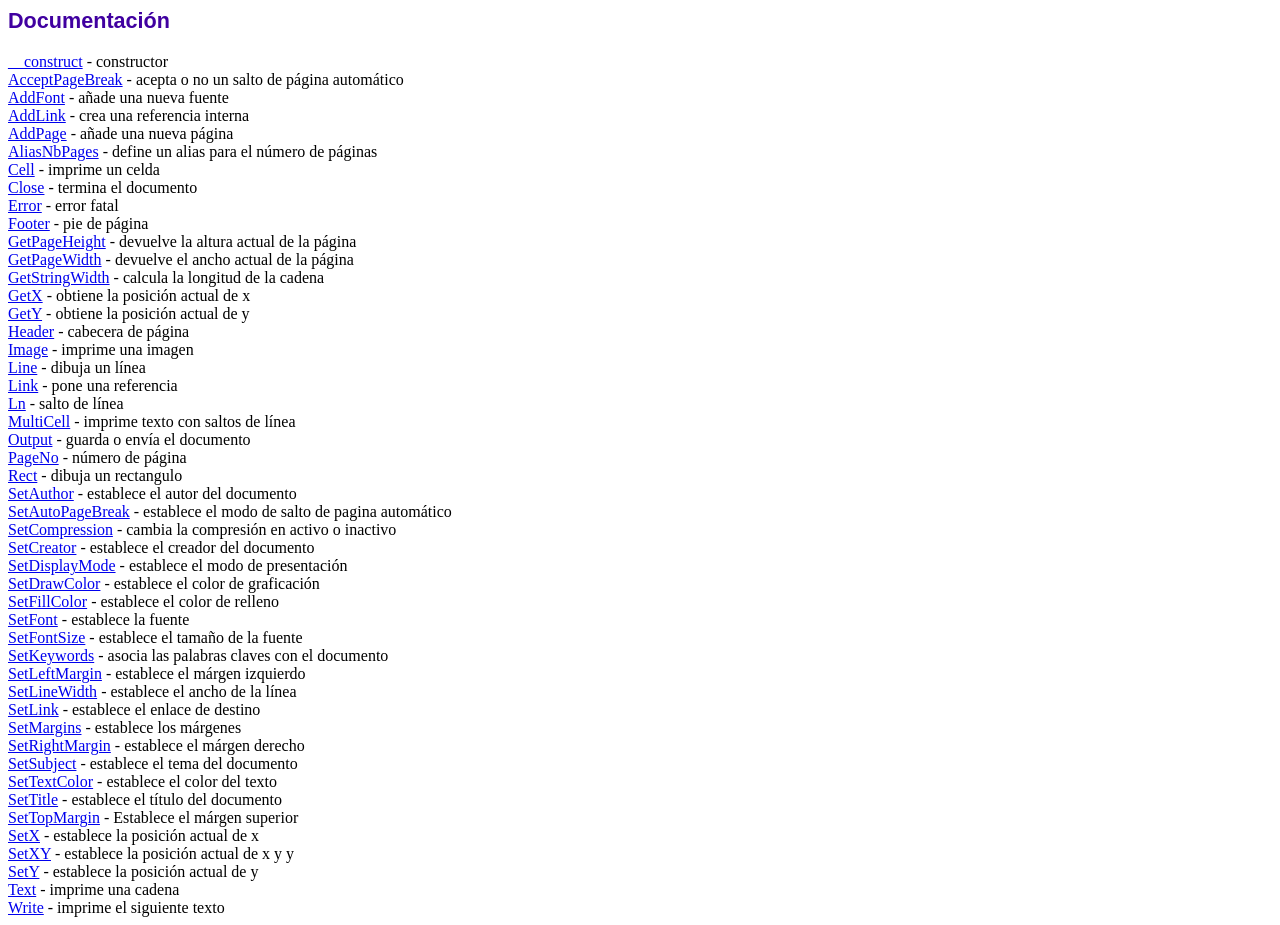
<file: pdf/doc/index.htm>
<!DOCTYPE html PUBLIC "-//W3C//DTD HTML 4.01 Transitional//EN">
<html>
<head>
<meta http-equiv="Content-Type" content="text/html; charset=UTF-8">
<title>Documentación</title>
<link type="text/css" rel="stylesheet" href="../fpdf.css">
</head>
<body>
<h1>Documentación</h1>
<a href="__construct.htm">__construct</a> - constructor<br>
<a href="acceptpagebreak.htm">AcceptPageBreak</a> - acepta o no un salto de página automático<br>
<a href="addfont.htm">AddFont</a> - añade una nueva fuente<br>
<a href="addlink.htm">AddLink</a> - crea una referencia interna<br>
<a href="addpage.htm">AddPage</a> - añade una nueva página<br>
<a href="aliasnbpages.htm">AliasNbPages</a> - define un alias para el número de páginas<br>
<a href="cell.htm">Cell</a> - imprime un celda<br>
<a href="close.htm">Close</a> - termina el documento<br>
<a href="error.htm">Error</a> - error fatal<br>
<a href="footer.htm">Footer</a> - pie de página<br>
<a href="getpageheight.htm">GetPageHeight</a> - devuelve la altura actual de la página<br>
<a href="getpagewidth.htm">GetPageWidth</a> - devuelve el ancho actual de la página<br>
<a href="getstringwidth.htm">GetStringWidth</a> - calcula la longitud de la cadena<br>
<a href="getx.htm">GetX</a> - obtiene la posición actual de x<br>
<a href="gety.htm">GetY</a> - obtiene la posición actual de y<br>
<a href="header.htm">Header</a> - cabecera de página<br>
<a href="image.htm">Image</a> - imprime una imagen<br>
<a href="line.htm">Line</a> - dibuja un línea<br>
<a href="link.htm">Link</a> - pone una referencia<br>
<a href="ln.htm">Ln</a> - salto de línea<br>
<a href="multicell.htm">MultiCell</a> - imprime texto con saltos de línea<br>
<a href="output.htm">Output</a> - guarda o envía el documento<br>
<a href="pageno.htm">PageNo</a> - número de página<br>
<a href="rect.htm">Rect</a> - dibuja un rectangulo<br>
<a href="setauthor.htm">SetAuthor</a> - establece el autor del documento<br>
<a href="setautopagebreak.htm">SetAutoPageBreak</a> - establece el modo de salto de pagina automático<br>
<a href="setcompression.htm">SetCompression</a> - cambia la compresión en activo o inactivo<br>
<a href="setcreator.htm">SetCreator</a> - establece el creador del documento<br>
<a href="setdisplaymode.htm">SetDisplayMode</a> - establece el modo de presentación<br>
<a href="setdrawcolor.htm">SetDrawColor</a> - establece el color de graficación<br>
<a href="setfillcolor.htm">SetFillColor</a> - establece el color de relleno<br>
<a href="setfont.htm">SetFont</a> - establece la fuente<br>
<a href="setfontsize.htm">SetFontSize</a> - establece el tamaño de la fuente<br>
<a href="setkeywords.htm">SetKeywords</a> - asocia las palabras claves con el documento<br>
<a href="setleftmargin.htm">SetLeftMargin</a> - establece el márgen izquierdo<br>
<a href="setlinewidth.htm">SetLineWidth</a> - establece el ancho de la línea<br>
<a href="setlink.htm">SetLink</a> - establece el enlace de destino<br>
<a href="setmargins.htm">SetMargins</a> - establece los márgenes<br>
<a href="setrightmargin.htm">SetRightMargin</a> - establece el márgen derecho<br>
<a href="setsubject.htm">SetSubject</a> - establece el tema del documento<br>
<a href="settextcolor.htm">SetTextColor</a> - establece el color del texto<br>
<a href="settitle.htm">SetTitle</a> - establece el título del documento<br>
<a href="settopmargin.htm">SetTopMargin</a> - Establece el márgen superior<br>
<a href="setx.htm">SetX</a> - establece la posición actual de x<br>
<a href="setxy.htm">SetXY</a> - establece la posición actual de x y y<br>
<a href="sety.htm">SetY</a> - establece la posición actual de y<br>
<a href="text.htm">Text</a> - imprime una cadena<br>
<a href="write.htm">Write</a> - imprime el siguiente texto<br>
</body>
</html>
</file>
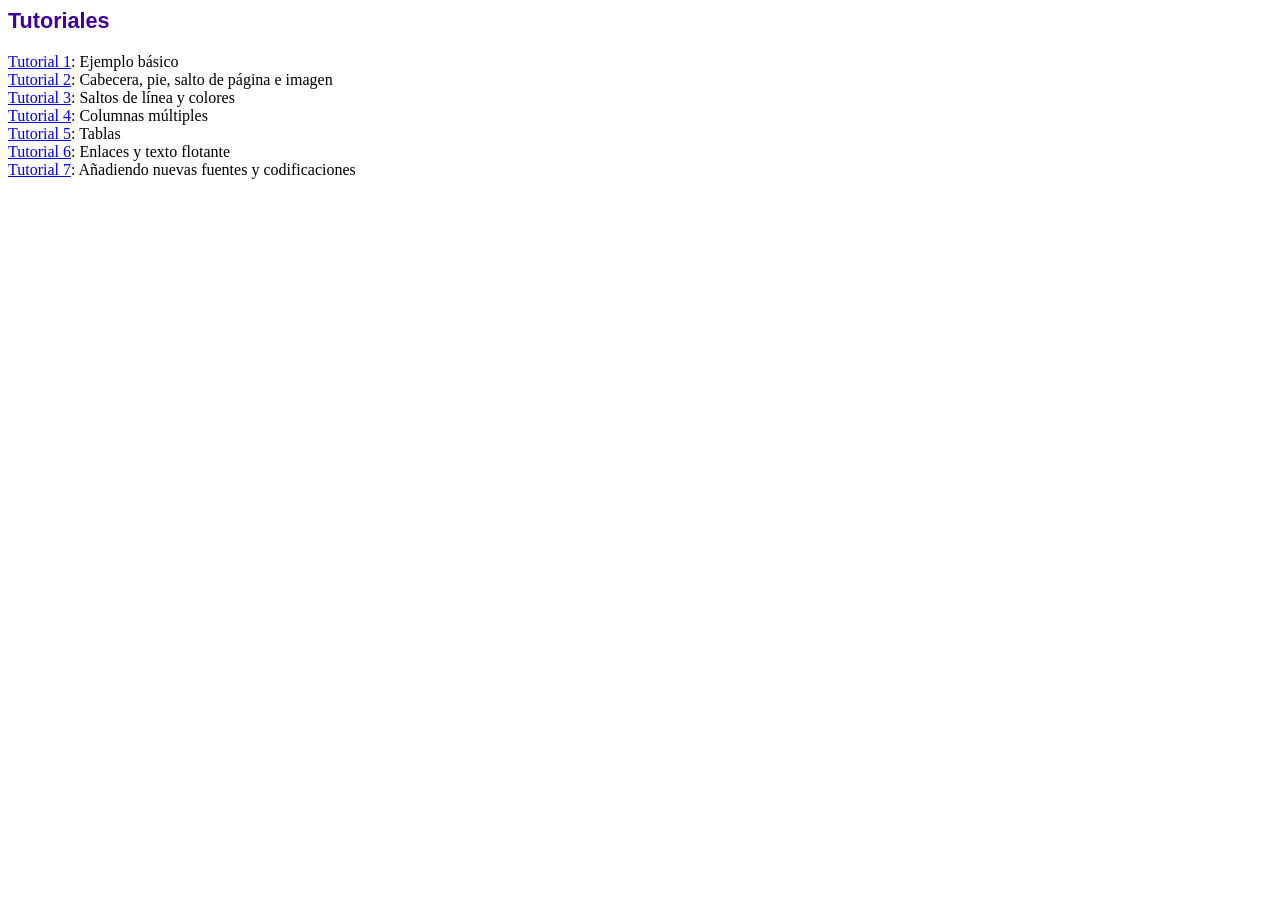
<file: pdf/tutorial/index.htm>
<!DOCTYPE html PUBLIC "-//W3C//DTD HTML 4.01 Transitional//EN">
<html>
<head>
<meta http-equiv="Content-Type" content="text/html; charset=UTF-8">
<title>Tutoriales</title>
<link type="text/css" rel="stylesheet" href="../fpdf.css">
</head>
<body>
<h1>Tutoriales</h1>
<ul style="list-style-type:none; margin-left:0; padding-left:0">
<li><a href="tuto1.htm">Tutorial 1</a>: Ejemplo básico</li>
<li><a href="tuto2.htm">Tutorial 2</a>: Cabecera, pie, salto de página e imagen</li>
<li><a href="tuto3.htm">Tutorial 3</a>: Saltos de línea y colores</li>
<li><a href="tuto4.htm">Tutorial 4</a>: Columnas múltiples</li>
<li><a href="tuto5.htm">Tutorial 5</a>: Tablas</li>
<li><a href="tuto6.htm">Tutorial 6</a>: Enlaces y texto flotante</li>
<li><a href="tuto7.htm">Tutorial 7</a>: Añadiendo nuevas fuentes y codificaciones</li>
</ul>
</body>
</html>
</file>
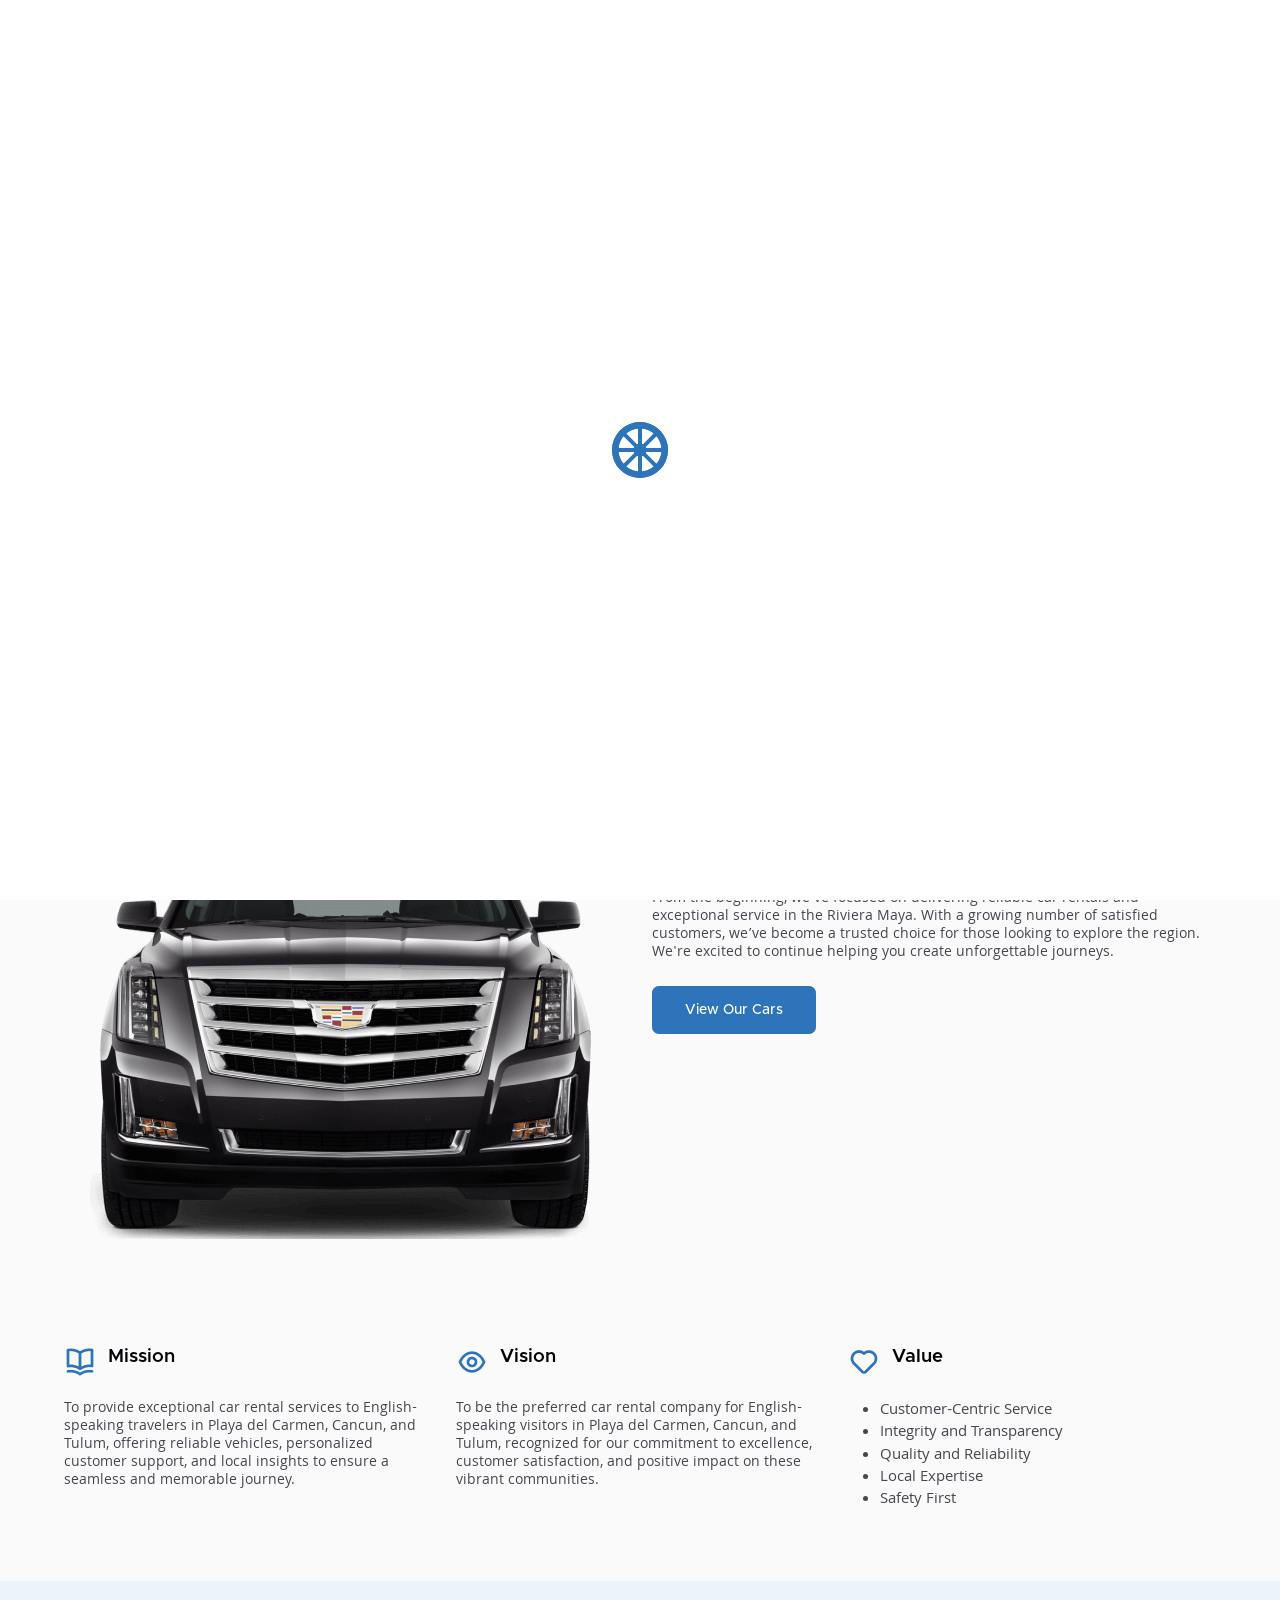
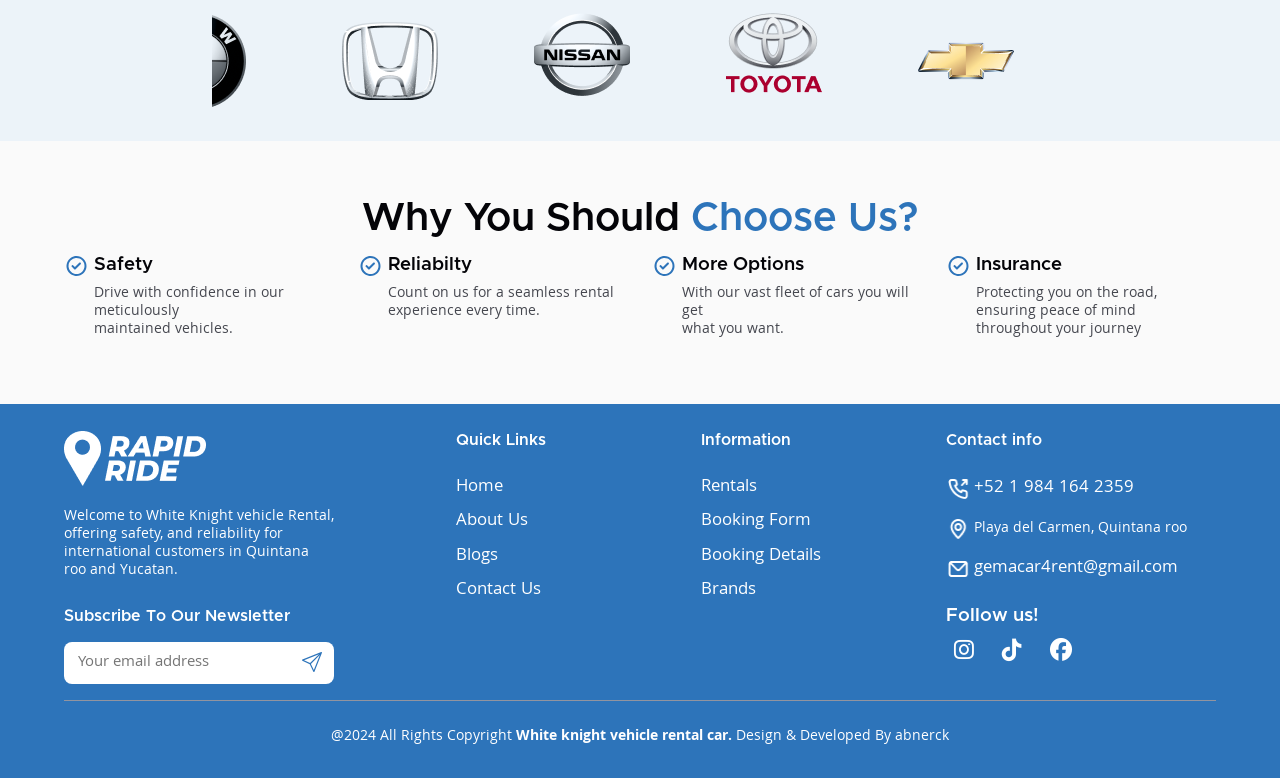
<file: html/about.html>
<!DOCTYPE html>
<html lang="en">

<head>
    <meta charset="UTF-8">
    <meta http-equiv="X-UA-Compatible" content="IE=edge">
    <meta name="viewport" content="width=device-width, initial-scale=1, shrink-to-fit=no">
    <meta name="description" content="Teach Me || E-Learning HTML Template">

    <title>Car rental</title>

    <!-- Favicon -->
    <link rel="shortcut icon" type="image/x-icon" href="assets/media/user/wk.jpg">

    <!-- All CSS files -->
    <link rel="stylesheet" href="assets/css/vendor/font-awesome.css">
    <link rel="stylesheet" href="assets/css/vendor/bootstrap.min.css">
    <link rel="stylesheet" href="assets/css/vendor/slick.css">
    <link rel="stylesheet" href="assets/css/vendor/slick-theme.css">
    <link rel="stylesheet" href="assets/css/vendor/smoothScorllbar.css">
    <link rel="stylesheet" href="assets/css/app.css">

</head>

<body class="x-hidden">

    <!-- PRELOADER START -->
    <div id="preloader">
        <div class="spinner"></div>

        <div id="content"></div>
    </div>
    <!-- PRELOADER END -->

    <!-- Main Wrapper Start -->

    <!-- HEADER MENU START -->
    <header class="header my-40">
        <div class="container-fluid">
            <nav class="navigation d-flex align-items-center justify-content-between">
                <a href="index.html" class="logo">
                    <h2>White Knight</h2>
                    <h2>Vehicle Rental</h2>
                    <img src="assets/media/user/silueta_con_fondo_blanco.png" alt="/logo" class="header-logo" style="width: 100px;">

                </a>


                <style>
                    .logo h2 {
                        font-family: 'Haarlem Sans';
                        font-size: 24px;
                        /* Ajusta el tamaño del texto */
                        font-weight: bold;
                        /* Opcional, si deseas que el texto sea en negritas */
                        color: #333;
                        /* Ajusta el color del texto */
                        margin: 0;
                        /* Elimina márgenes adicionales */
                        padding: 0;
                        /* Elimina rellenos adicionales */
                        text-transform: uppercase;
                        /* Opcional, para poner todo en mayúsculas */
                    }
                </style>
                <div class="menu-button-right">
                    <div class="main-menu__nav">
                        <ul class="main-menu__list">
                            <li>
                                <a href="index.html">Home</a>
                            </li>
                            
                            <li class="dropdown">
                                <a href="javascript:void(0);">Rental</a>
                                <ul>
                                    <li><a href="rental.html">Rental</a></li>
                                    <li><a href="rental-sidebar.html">Rental sidebar</a></li>
                                    <li><a href="vehicle-details.html">Vehicle details</a></li>
                                </ul>
                            </li>
                            <!--
                            <li class="dropdown">
                                <a href="javascript:void(0);">Blogs</a>
                                <ul>
                                    <li><a href="blogs.html">Blogs</a></li>
                                    <li><a href="blogs-details.html">Blogs details</a></li>
                                </ul>
                            </li>
                            -->
                            <li>
                                <a href="about.html">About us</a>
                            </li>
                          
                            <li>
                                <a href="contact.html">Contact us</a>
                            </li>
                        </ul>
                    </div>
                </div>
                <div class="main-menu__right">
                    <div class="search-heart-icon d-md-flex d-none align-items-center gap-24">
                        <a href="book-now.html" class="cus-btn">
                            <span class="btn-text">
                                Book now
                                <svg xmlns="http://www.w3.org/2000/svg" width="25" height="24" viewBox="0 0 25 24"
                                    fill="none">
                                    <path
                                        d="M18.0098 6.62C17.9083 6.37565 17.7141 6.18147 17.4698 6.08C17.3496 6.02876 17.2205 6.00158 17.0898 6H7.08978C6.82457 6 6.57021 6.10536 6.38268 6.29289C6.19514 6.48043 6.08978 6.73478 6.08978 7C6.08978 7.26522 6.19514 7.51957 6.38268 7.70711C6.57021 7.89464 6.82457 8 7.08978 8H14.6798L6.37978 16.29C6.28605 16.383 6.21166 16.4936 6.16089 16.6154C6.11012 16.7373 6.08398 16.868 6.08398 17C6.08398 17.132 6.11012 17.2627 6.16089 17.3846C6.21166 17.5064 6.28605 17.617 6.37978 17.71C6.47275 17.8037 6.58335 17.8781 6.70521 17.9289C6.82707 17.9797 6.95777 18.0058 7.08978 18.0058C7.22179 18.0058 7.3525 17.9797 7.47436 17.9289C7.59622 17.8781 7.70682 17.8037 7.79978 17.71L16.0898 9.41V17C16.0898 17.2652 16.1951 17.5196 16.3827 17.7071C16.5702 17.8946 16.8246 18 17.0898 18C17.355 18 17.6094 17.8946 17.7969 17.7071C17.9844 17.5196 18.0898 17.2652 18.0898 17V7C18.0882 6.86932 18.061 6.74022 18.0098 6.62Z" />
                                </svg>
                            </span>
                            <span>
                                Book now
                                <svg xmlns="http://www.w3.org/2000/svg" width="25" height="24" viewBox="0 0 25 24"
                                    fill="none">
                                    <path
                                        d="M18.0098 6.62C17.9083 6.37565 17.7141 6.18147 17.4698 6.08C17.3496 6.02876 17.2205 6.00158 17.0898 6H7.08978C6.82457 6 6.57021 6.10536 6.38268 6.29289C6.19514 6.48043 6.08978 6.73478 6.08978 7C6.08978 7.26522 6.19514 7.51957 6.38268 7.70711C6.57021 7.89464 6.82457 8 7.08978 8H14.6798L6.37978 16.29C6.28605 16.383 6.21166 16.4936 6.16089 16.6154C6.11012 16.7373 6.08398 16.868 6.08398 17C6.08398 17.132 6.11012 17.2627 6.16089 17.3846C6.21166 17.5064 6.28605 17.617 6.37978 17.71C6.47275 17.8037 6.58335 17.8781 6.70521 17.9289C6.82707 17.9797 6.95777 18.0058 7.08978 18.0058C7.22179 18.0058 7.3525 17.9797 7.47436 17.9289C7.59622 17.8781 7.70682 17.8037 7.79978 17.71L16.0898 9.41V17C16.0898 17.2652 16.1951 17.5196 16.3827 17.7071C16.5702 17.8946 16.8246 18 17.0898 18C17.355 18 17.6094 17.8946 17.7969 17.7071C17.9844 17.5196 18.0898 17.2652 18.0898 17V7C18.0882 6.86932 18.061 6.74022 18.0098 6.62Z" />
                                </svg>
                            </span>
                        </a>
                    </div>
                    <a href="#" class="d-xl-none d-flex main-menu__toggler mobile-nav__toggler">
                        <i class="fa-light fa-bars"></i>
                    </a>
                </div>
            </nav>
        </div>
    </header>
    <!-- HEADER MENU END -->

    <!-- About-area start -->
    <section class="title-banner">
        <div class="txt">
            <h2 class="white text-center">About Us</h2>
            <div class="txt-block text-center white">
                <a href="index.html">Home</a>
                <i class="fa-solid fa-greater-than"></i>
                <a href="about.html">About us</a>
            </div>
        </div>
    </section>
    <!-- About-area start  end -->

    <!--title start  -->
    <section class="about my-80">
        <div class="container-fluid">
            <div class="txt">
                <div class="row justify-content-center">
                    <div class="col-xl-8">
                        
                        <h2 class="text-center black-2 mb-48" >White Knight <br><span>vehicle</span> Rental</h2>
                        <h6 class="mb-24">what we offer</h6>
                        <ul class="offers">
                            <li>
                                <img src="assets/media/icons/uil-check-circle.png" alt="circle">
                                <p>Comfortable Rides</p>
                            </li>
                            <li>
                                <img src="assets/media/icons/uil-check-circle.png" alt="circle">
                                <p>Top of the line Cars</p>
                            </li>
                            <li>
                                <img src="assets/media/icons/uil-check-circle.png" alt="circle">
                                <p>Secure Payment Options</p>
                            </li>
                            <li>
                                <img src="assets/media/icons/uil-check-circle.png" alt="circle">
                                <p>Variety of options to choose from</p>
                            </li>
                            <li>
                                <img src="assets/media/icons/uil-check-circle.png" alt="circle">
                                <p>Variety of options to choose from</p>
                            </li>
                        </ul>
                    </div>
                </div>
            </div>
        </div>
    </section>
    <!-- title end -->

    <!-- vichles-section -->
    <section class="vehicles-2 py-80">
        <div class="container-fluid">
            <div class="row">
                <div class="col-lg-6 col-md-6 text-center">
                    <img src="assets/media/blogs/car.png" alt="car">
                </div>
                <div class="col-lg-6 col-md-6">
                    <div class="txt">
                        <h2 class="mb-24">Our Journey So Far</h2>
                        <p class="mb-24">From the beginning, we've focused on delivering reliable car rentals and exceptional service in the Riviera Maya. With a growing number of satisfied customers, we’ve become a trusted choice for those looking to explore the region. We're excited to continue helping you create unforgettable journeys.</p>
                    </div>
                    <a href="rental.html" class="cus-btn">
                        <span class="btn-text">
                            View Our Cars
                        </span>
                        <span>
                            View Our Cars
                        </span>
                    </a>
                </div>
            </div>
        </div>
    </section>
    <!-- vicheles-end -->

    <!-- catagory -->
    <section class="catagory py-80">
        <div class="container-fluid">
            <div class="row row-gap-3">
                <div class="col-lg-4 col-md-4">
                    <div class="block">
                        <img src="assets/media/user/uil-book-open.png" alt="book">
                        <h5>Mission</h5>
                    </div>
                    <div class="txt">
                        <p>To provide exceptional car rental services to English-speaking travelers in Playa del Carmen, Cancun, and Tulum, offering reliable vehicles, personalized customer support, and local insights to ensure a seamless and memorable journey. </p>
                    </div>
                </div>
                <div class="col-lg-4 col-md-4">
                    <div class="block">
                        <img src="assets/media/user/uil-eye.png" alt="eye">
                        <h5>Vision</h5>
                    </div>
                    <div class="txt">
                        <p>To be the preferred car rental company for English-speaking visitors in Playa del Carmen, Cancun, and Tulum, recognized for our commitment to excellence, customer satisfaction, and positive impact on these vibrant communities. </p>
                    </div>
                </div>
                <div class="col-lg-4 col-md-4">
                    <div class="block">
                        <img src="assets/media/user/uil-heart.png" alt="heart">
                        <h5>Value</h5>
                    </div>
                    <div class="txt">
                        <ul>
                            <li>Customer-Centric Service</li>
                            <li>Integrity and Transparency</li>
                            <li>Quality and Reliability</li>
                            <li>Local Expertise</li>
                            <li>Safety First</li>
                        </ul>
                    </div>
                    
                </div>
            </div>
        </div>
    </section>
    <!-- catagory end -->

    <!-- brands-start -->
    <div class="brand-section my-40 py-48">
        <div class="container-fluid">
            <div class="row justify-content-center">
                <div class="col-lg-8">
                    <div class="brand-slider">
                        <div class="brand-block">
                            <img src="assets/media/brands/brand-1.png" alt="brand-1">
                        </div>
                        <div class="brand-block">
                            <img src="assets/media/brands/brand-2.png" alt="brand-2">
                        </div>
                        <div class="brand-block">
                            <img src="assets/media/brands/brand-3.png" alt="brand-3">
                        </div>
                        <div class="brand-block">
                            <img src="assets/media/brands/brand-4.png" alt="brand-4">
                        </div>
                        <div class="brand-block">
                            <img src="assets/media/brands/brand-5.png" alt="brand-4">
                        </div>
                        <div class="brand-block">
                            <img src="assets/media/brands/brand-6.png" alt="brand-5">
                        </div>
                        <div class="brand-block">
                            <img src="assets/media/brands/brand-1.png" alt="brand-1">
                        </div>
                        <div class="brand-block">
                            <img src="assets/media/brands/brand-2.png" alt="brand-2">
                        </div>
                        <div class="brand-block">
                            <img src="assets/media/brands/brand-3.png" alt="brand-3">
                        </div>
                        <div class="brand-block">
                            <img src="assets/media/brands/brand-4.png" alt="brand-4">
                        </div>
                        <div class="brand-block">
                            <img src="assets/media/brands/brand-5.png" alt="brand-5">
                        </div>
                        <div class="brand-block">
                            <img src="assets/media/brands/brand-6.png" alt="brand-6">
                        </div>
                    </div>
                </div>
            </div>
        </div>
    </div>
    <!-- brands-end -->

    <!-- choose us -->
    <section class="choose my-80">
        <div class="container-fluid">
            <div class="heading">
                <div class="row justify-content-center">
                    <div class="col-xl-8">
                        <h2 class="text-center black-2 mb-12">Why You Should <span>Choose Us?</span></h2>
                        
                    </div>
                </div>
            </div>
            <div class="row d-flex row-gap-3">
                <div class="col-lg-3 col-md-3 col-sm-6">
                    <div class="d-flex gap-8">
                        <div>
                            <svg xmlns="http://www.w3.org/2000/svg" width="25" height="24" viewBox="0 0 25 24" fill="none">
                                <path d="M15.22 8.79L10.93 13.09L9.28 11.44C9.19036 11.3353 9.08004 11.2503 8.95597 11.1903C8.83191 11.1303 8.69678 11.0965 8.55906 11.0912C8.42134 11.0859 8.28401 11.1091 8.15568 11.1594C8.02736 11.2096 7.91081 11.2859 7.81335 11.3833C7.7159 11.4808 7.63964 11.5974 7.58937 11.7257C7.53909 11.854 7.51589 11.9913 7.52121 12.1291C7.52653 12.2668 7.56026 12.4019 7.62028 12.526C7.6803 12.65 7.76532 12.7604 7.87 12.85L10.22 15.21C10.3134 15.3027 10.4243 15.376 10.5461 15.4258C10.6679 15.4755 10.7984 15.5008 10.93 15.5C11.1923 15.4989 11.4437 15.3947 11.63 15.21L16.63 10.21C16.7237 10.117 16.7981 10.0064 16.8489 9.88458C16.8997 9.76272 16.9258 9.63201 16.9258 9.5C16.9258 9.36799 16.8997 9.23728 16.8489 9.11542C16.7981 8.99356 16.7237 8.88296 16.63 8.79C16.4426 8.60375 16.1892 8.49921 15.925 8.49921C15.6608 8.49921 15.4074 8.60375 15.22 8.79ZM12.5 2C10.5222 2 8.58879 2.58649 6.9443 3.6853C5.29981 4.78412 4.01809 6.3459 3.26121 8.17317C2.50433 10.0004 2.3063 12.0111 2.69215 13.9509C3.078 15.8907 4.03041 17.6725 5.42894 19.0711C6.82746 20.4696 8.60929 21.422 10.5491 21.8079C12.4889 22.1937 14.4996 21.9957 16.3268 21.2388C18.1541 20.4819 19.7159 19.2002 20.8147 17.5557C21.9135 15.9112 22.5 13.9778 22.5 12C22.5 10.6868 22.2413 9.38642 21.7388 8.17317C21.2363 6.95991 20.4997 5.85752 19.5711 4.92893C18.6425 4.00035 17.5401 3.26375 16.3268 2.7612C15.1136 2.25866 13.8132 2 12.5 2ZM12.5 20C10.9178 20 9.37104 19.5308 8.05544 18.6518C6.73985 17.7727 5.71447 16.5233 5.10897 15.0615C4.50347 13.5997 4.34504 11.9911 4.65372 10.4393C4.9624 8.88743 5.72433 7.46197 6.84315 6.34315C7.96197 5.22433 9.38743 4.4624 10.9393 4.15372C12.4911 3.84504 14.0997 4.00346 15.5615 4.60896C17.0233 5.21447 18.2727 6.23984 19.1518 7.55544C20.0308 8.87103 20.5 10.4177 20.5 12C20.5 14.1217 19.6572 16.1566 18.1569 17.6569C16.6566 19.1571 14.6217 20 12.5 20Z" fill="#2D74BA"/>
                              </svg>
                        </div>
                        <div class="block">
                            <h5 class="mb-8">Safety</h5>
                            <p>Drive with confidence in our meticulously<br> maintained vehicles.</p>
                        </div>
                    </div>
                </div>
                <div class="col-lg-3 col-md-3 col-sm-6">
                    <div class="d-flex gap-8">
                        <div>
                            <svg xmlns="http://www.w3.org/2000/svg" width="25" height="24" viewBox="0 0 25 24" fill="none">
                                <path d="M15.22 8.79L10.93 13.09L9.28 11.44C9.19036 11.3353 9.08004 11.2503 8.95597 11.1903C8.83191 11.1303 8.69678 11.0965 8.55906 11.0912C8.42134 11.0859 8.28401 11.1091 8.15568 11.1594C8.02736 11.2096 7.91081 11.2859 7.81335 11.3833C7.7159 11.4808 7.63964 11.5974 7.58937 11.7257C7.53909 11.854 7.51589 11.9913 7.52121 12.1291C7.52653 12.2668 7.56026 12.4019 7.62028 12.526C7.6803 12.65 7.76532 12.7604 7.87 12.85L10.22 15.21C10.3134 15.3027 10.4243 15.376 10.5461 15.4258C10.6679 15.4755 10.7984 15.5008 10.93 15.5C11.1923 15.4989 11.4437 15.3947 11.63 15.21L16.63 10.21C16.7237 10.117 16.7981 10.0064 16.8489 9.88458C16.8997 9.76272 16.9258 9.63201 16.9258 9.5C16.9258 9.36799 16.8997 9.23728 16.8489 9.11542C16.7981 8.99356 16.7237 8.88296 16.63 8.79C16.4426 8.60375 16.1892 8.49921 15.925 8.49921C15.6608 8.49921 15.4074 8.60375 15.22 8.79ZM12.5 2C10.5222 2 8.58879 2.58649 6.9443 3.6853C5.29981 4.78412 4.01809 6.3459 3.26121 8.17317C2.50433 10.0004 2.3063 12.0111 2.69215 13.9509C3.078 15.8907 4.03041 17.6725 5.42894 19.0711C6.82746 20.4696 8.60929 21.422 10.5491 21.8079C12.4889 22.1937 14.4996 21.9957 16.3268 21.2388C18.1541 20.4819 19.7159 19.2002 20.8147 17.5557C21.9135 15.9112 22.5 13.9778 22.5 12C22.5 10.6868 22.2413 9.38642 21.7388 8.17317C21.2363 6.95991 20.4997 5.85752 19.5711 4.92893C18.6425 4.00035 17.5401 3.26375 16.3268 2.7612C15.1136 2.25866 13.8132 2 12.5 2ZM12.5 20C10.9178 20 9.37104 19.5308 8.05544 18.6518C6.73985 17.7727 5.71447 16.5233 5.10897 15.0615C4.50347 13.5997 4.34504 11.9911 4.65372 10.4393C4.9624 8.88743 5.72433 7.46197 6.84315 6.34315C7.96197 5.22433 9.38743 4.4624 10.9393 4.15372C12.4911 3.84504 14.0997 4.00346 15.5615 4.60896C17.0233 5.21447 18.2727 6.23984 19.1518 7.55544C20.0308 8.87103 20.5 10.4177 20.5 12C20.5 14.1217 19.6572 16.1566 18.1569 17.6569C16.6566 19.1571 14.6217 20 12.5 20Z" fill="#2D74BA"/>
                              </svg>
                        </div>
                        <div class="block">
                            <h5 class="mb-8">Reliabilty</h5>
                            <p>Count on us for a seamless rental<br>experience every time.</p>
                        </div>
                    </div>
                </div>
                <div class="col-lg-3  col-md-3 col-sm-6">
                    <div class="d-flex gap-8">
                        <div>
                            <svg xmlns="http://www.w3.org/2000/svg" width="25" height="24" viewBox="0 0 25 24" fill="none">
                                <path d="M15.22 8.79L10.93 13.09L9.28 11.44C9.19036 11.3353 9.08004 11.2503 8.95597 11.1903C8.83191 11.1303 8.69678 11.0965 8.55906 11.0912C8.42134 11.0859 8.28401 11.1091 8.15568 11.1594C8.02736 11.2096 7.91081 11.2859 7.81335 11.3833C7.7159 11.4808 7.63964 11.5974 7.58937 11.7257C7.53909 11.854 7.51589 11.9913 7.52121 12.1291C7.52653 12.2668 7.56026 12.4019 7.62028 12.526C7.6803 12.65 7.76532 12.7604 7.87 12.85L10.22 15.21C10.3134 15.3027 10.4243 15.376 10.5461 15.4258C10.6679 15.4755 10.7984 15.5008 10.93 15.5C11.1923 15.4989 11.4437 15.3947 11.63 15.21L16.63 10.21C16.7237 10.117 16.7981 10.0064 16.8489 9.88458C16.8997 9.76272 16.9258 9.63201 16.9258 9.5C16.9258 9.36799 16.8997 9.23728 16.8489 9.11542C16.7981 8.99356 16.7237 8.88296 16.63 8.79C16.4426 8.60375 16.1892 8.49921 15.925 8.49921C15.6608 8.49921 15.4074 8.60375 15.22 8.79ZM12.5 2C10.5222 2 8.58879 2.58649 6.9443 3.6853C5.29981 4.78412 4.01809 6.3459 3.26121 8.17317C2.50433 10.0004 2.3063 12.0111 2.69215 13.9509C3.078 15.8907 4.03041 17.6725 5.42894 19.0711C6.82746 20.4696 8.60929 21.422 10.5491 21.8079C12.4889 22.1937 14.4996 21.9957 16.3268 21.2388C18.1541 20.4819 19.7159 19.2002 20.8147 17.5557C21.9135 15.9112 22.5 13.9778 22.5 12C22.5 10.6868 22.2413 9.38642 21.7388 8.17317C21.2363 6.95991 20.4997 5.85752 19.5711 4.92893C18.6425 4.00035 17.5401 3.26375 16.3268 2.7612C15.1136 2.25866 13.8132 2 12.5 2ZM12.5 20C10.9178 20 9.37104 19.5308 8.05544 18.6518C6.73985 17.7727 5.71447 16.5233 5.10897 15.0615C4.50347 13.5997 4.34504 11.9911 4.65372 10.4393C4.9624 8.88743 5.72433 7.46197 6.84315 6.34315C7.96197 5.22433 9.38743 4.4624 10.9393 4.15372C12.4911 3.84504 14.0997 4.00346 15.5615 4.60896C17.0233 5.21447 18.2727 6.23984 19.1518 7.55544C20.0308 8.87103 20.5 10.4177 20.5 12C20.5 14.1217 19.6572 16.1566 18.1569 17.6569C16.6566 19.1571 14.6217 20 12.5 20Z" fill="#2D74BA"/>
                              </svg>
                        </div>
                        <div class="block">
                            <h5 class="mb-8"> More Options</h5>
                            <p>With our vast fleet of cars you will get<br> what you want.</p>
                        </div>
                    </div>
                </div>
                <div class="col-lg-3 col-md-3 col-sm-6">
                    <div class="d-flex gap-8">
                        <div class="align-items-center">
                            <svg xmlns="http://www.w3.org/2000/svg" width="25" height="24" viewBox="0 0 25 24" fill="none">
                                <path d="M15.22 8.79L10.93 13.09L9.28 11.44C9.19036 11.3353 9.08004 11.2503 8.95597 11.1903C8.83191 11.1303 8.69678 11.0965 8.55906 11.0912C8.42134 11.0859 8.28401 11.1091 8.15568 11.1594C8.02736 11.2096 7.91081 11.2859 7.81335 11.3833C7.7159 11.4808 7.63964 11.5974 7.58937 11.7257C7.53909 11.854 7.51589 11.9913 7.52121 12.1291C7.52653 12.2668 7.56026 12.4019 7.62028 12.526C7.6803 12.65 7.76532 12.7604 7.87 12.85L10.22 15.21C10.3134 15.3027 10.4243 15.376 10.5461 15.4258C10.6679 15.4755 10.7984 15.5008 10.93 15.5C11.1923 15.4989 11.4437 15.3947 11.63 15.21L16.63 10.21C16.7237 10.117 16.7981 10.0064 16.8489 9.88458C16.8997 9.76272 16.9258 9.63201 16.9258 9.5C16.9258 9.36799 16.8997 9.23728 16.8489 9.11542C16.7981 8.99356 16.7237 8.88296 16.63 8.79C16.4426 8.60375 16.1892 8.49921 15.925 8.49921C15.6608 8.49921 15.4074 8.60375 15.22 8.79ZM12.5 2C10.5222 2 8.58879 2.58649 6.9443 3.6853C5.29981 4.78412 4.01809 6.3459 3.26121 8.17317C2.50433 10.0004 2.3063 12.0111 2.69215 13.9509C3.078 15.8907 4.03041 17.6725 5.42894 19.0711C6.82746 20.4696 8.60929 21.422 10.5491 21.8079C12.4889 22.1937 14.4996 21.9957 16.3268 21.2388C18.1541 20.4819 19.7159 19.2002 20.8147 17.5557C21.9135 15.9112 22.5 13.9778 22.5 12C22.5 10.6868 22.2413 9.38642 21.7388 8.17317C21.2363 6.95991 20.4997 5.85752 19.5711 4.92893C18.6425 4.00035 17.5401 3.26375 16.3268 2.7612C15.1136 2.25866 13.8132 2 12.5 2ZM12.5 20C10.9178 20 9.37104 19.5308 8.05544 18.6518C6.73985 17.7727 5.71447 16.5233 5.10897 15.0615C4.50347 13.5997 4.34504 11.9911 4.65372 10.4393C4.9624 8.88743 5.72433 7.46197 6.84315 6.34315C7.96197 5.22433 9.38743 4.4624 10.9393 4.15372C12.4911 3.84504 14.0997 4.00346 15.5615 4.60896C17.0233 5.21447 18.2727 6.23984 19.1518 7.55544C20.0308 8.87103 20.5 10.4177 20.5 12C20.5 14.1217 19.6572 16.1566 18.1569 17.6569C16.6566 19.1571 14.6217 20 12.5 20Z" fill="#2D74BA"/>
                              </svg>
                        </div>
                        <div class="block">
                            <h5 class="mb-8">Insurance</h5>
                            <p>Protecting you on the road, ensuring peace of mind throughout your journey</p>
                        </div>
                    </div>
                </div>
            </div>
        </div>
    </section>

    <!--Footer-start -->
    <footer class="pt-40">
        <div class="container-fluid">
            <div class="row mb-16 row-gap-4">
                <div class="col-lg-3">
                    <div class="txt-block">
                        <a href="index.html">
                            <img src="assets/media/footer/logo.png" alt="logo">
                            <img src="assets/media/footer/Frame-173.png" alt="Frame">
                        </a>
                    </div>
                    <p class="mb-32">Welcome to White Knight vehicle Rental, offering safety, and reliability for international customers in Quintana roo and Yucatan.</p>
                    
                    <h6 class="white mb-16">Subscribe To Our Newsletter</h6>
                    <form action="index.html" class="newsletter-form">
                        <input type="email" name="email" id="eMail" class="form-input"
                            placeholder=" Your email address">
                        <button type="submit">
                            <svg xmlns="http://www.w3.org/2000/svg" width="20" height="20"
                                viewBox="0 0 20 20" fill="none">
                                <g clip-path="url(#clip0_383_5670)">
                                    <path
                                        d="M19.8284 0.171647C19.6626 0.00586635 19.414 -0.0451101 19.1965 0.041921L0.36834 7.57308C0.152911 7.65925 0.00865304 7.86441 0.00037181 8.09632C-0.00787036 8.32819 0.121504 8.54308 0.330254 8.64433L7.75477 12.2451L11.3556 19.6697C11.4538 19.8722 11.6589 19.9999 11.8827 19.9999C11.8896 19.9999 11.8966 19.9998 11.9036 19.9995C12.1355 19.9913 12.3407 19.847 12.4268 19.6316L19.9581 0.803599C20.0451 0.585943 19.9941 0.337389 19.8284 0.171647ZM2.0349 8.16862L16.9812 2.19016L8.07383 11.0974L2.0349 8.16862ZM11.8313 17.9651L8.90246 11.926L17.8099 3.01875L11.8313 17.9651Z"
                                        fill="#2D74BA" />
                                </g>
                            </svg>
                        </button>
                    </form>
                </div>
                <div class="col-lg-5 col-md-8 offset-lg-1">
                    <div class="row">
                        <div class="col-6">
                            <div class="links-block">
                                <h6 class="mb-32">Quick Links</h6>
                                <ul class="unstyled">
                                    <li class="mb-12">
                                        <a href="index.html">Home </a>
                                    </li>
                                    <li class="mb-12">
                                        <a href="about.html">About Us</a>
                                    </li>
                                    <li class="mb-12">
                                        <a href="blogs.html">Blogs</a>
                                    </li>
                                    <li class="mb-12">
                                        <a href="contact.html">Contact Us</a>
                                    </li>
                                </ul>
                            </div>
                        </div>
                        <div class="col-6">
                            <div class="links-block">
                                <h6 class="mb-32">Information</h6>
                                <ul class="unstyled">
                                    <li class="mb-12">
                                        <a href="rental.html">Rentals</a>
                                    </li>
                                    <li class="mb-12">
                                        <a href="book-now.html">Booking Form</a>
                                    </li>
                                    <li class="mb-12">
                                        <a href="booking.html">Booking Details</a>
                                    </li>
                                    <li class="mb-12">
                                        <a href="index.html">Brands</a>
                                    </li>
                                </ul>
                            </div>
                        </div>
                    </div>
                </div>
                <div class="col-lg-3 col-md-4">
                    <div class="links-block">
                        <div class="mb-24">
                            <h6 class="mb-32">Contact info</h6>
                        </div>
                        <ul class="unstyled">
                            <li class="mb-16">
                                <div class="contact">
                                    <img src="assets/media/footer/uil-outgoing-call.png" alt="call-logo">
                                    <a href="tel:+12345678">+52 1 984 164 2359</a>
                                </div>
                            </li>
                            <li class="mb-16">
                                <div class="contact">
                                    <img src="assets/media/footer/uil-map-marker.png" alt="logo">
                                    <p>Playa del Carmen, Quintana roo</p>
                                </div>
                            </li>
                            <li class="mb-24">
                                <div class="contact">
                                    <img src="assets/media/footer/uil-envelope.png" alt="logo">
                                    <a href="mailto:example@company.com">gemacar4rent@gmail.com</a>
                                </div>
                            </li>
                        </ul>
                        <h5>Follow us!</h5>
                        <div class="social-icons mb-12">
                            <ul class="d-flex unstyled gap-12">
                                <li>
                                    <a href="https://www.instagram.com" target="_blank" class="text-white mx-2">
                                        <i class="fab fa-instagram fa-lg"></i> 
                                    </a>
                                </li>
                                
                                <li>
                                    <a href="https://www.tiktok.com/@whiteknightcarforrent" target="_blank" class="text-white mx-2">
                                        <i class="fab fa-tiktok fa-lg"></i> 
                                    </a>
                                </li>
                                <li>
                                    <a href="https://www.facebook.com/61567088864735" target="_blank" class="text-white mx-2">
                                        <i class="fab fa-facebook fa-lg"></i> 
                                    </a>
                                </li>
                            </ul>
                        </div>
                    </div>
                </div>
            </div>
            <div class="hr-line  bg-light-gray"></div>
            <p class="mt-32 pb-32 text-center">@2024 All Rights Copyright <span class="fw-700 color-sec">White knight vehicle rental car.</span>
                Design & Developed By abnerck</p>
        </div>
    </footer> 
    <!--Footer-end -->

    <!-- Back To Top Start -->
    <button class="scrollToTopBtn"><i class="fa fa-arrow-up"></i></button>

    <!-- Mobile Menu Start -->
    <div class="mobile-nav__wrapper">
        <div class="mobile-nav__overlay mobile-nav__toggler"></div>
        <div class="mobile-nav__content">
            <span class="mobile-nav__close mobile-nav__toggler"><i class="fa fa-times"></i></span>
            <div class="logo-box">
                <a href="index.html" aria-label="logo image"><img src="assets/media/user/logo.png" alt=""></a>
            </div>
            <div class="mobile-nav__container"></div>
            <ul class="mobile-nav__contact list-unstyled">
                <li>
                    <i class="fas fa-envelope"></i>
                    <a href="mailto:example@company.com">example@company.com</a>
                </li>
                <li>
                    <i class="fa fa-phone-alt"></i>
                    <a href="tel:+12345678">+123 (4567) -890</a>
                </li>
            </ul>
            <div class="mobile-nav__social">
                <a href=""><i class="fa-brands fa-x-twitter"></i></a>
                <a href=""><i class="fab fa-facebook"></i></a>
                <a href=""><i class="fab fa-instagram"></i></a>
            </div>
        </div>
    </div>
    <!-- Mobile Menu End -->

    <!-- Jquery Js -->
    <script src="assets/js/vendor/bootstrap.min.js"></script>
    <script src="assets/js/vendor/jquery-3.6.3.min.js"></script>
    <script src="assets/js/vendor/slick.min.js"></script>
    <script src="assets/js/vendor/smooth-scrollbar.js"></script>
    <script src="assets/js/app.js"></script>
</body>

</html>
</file>
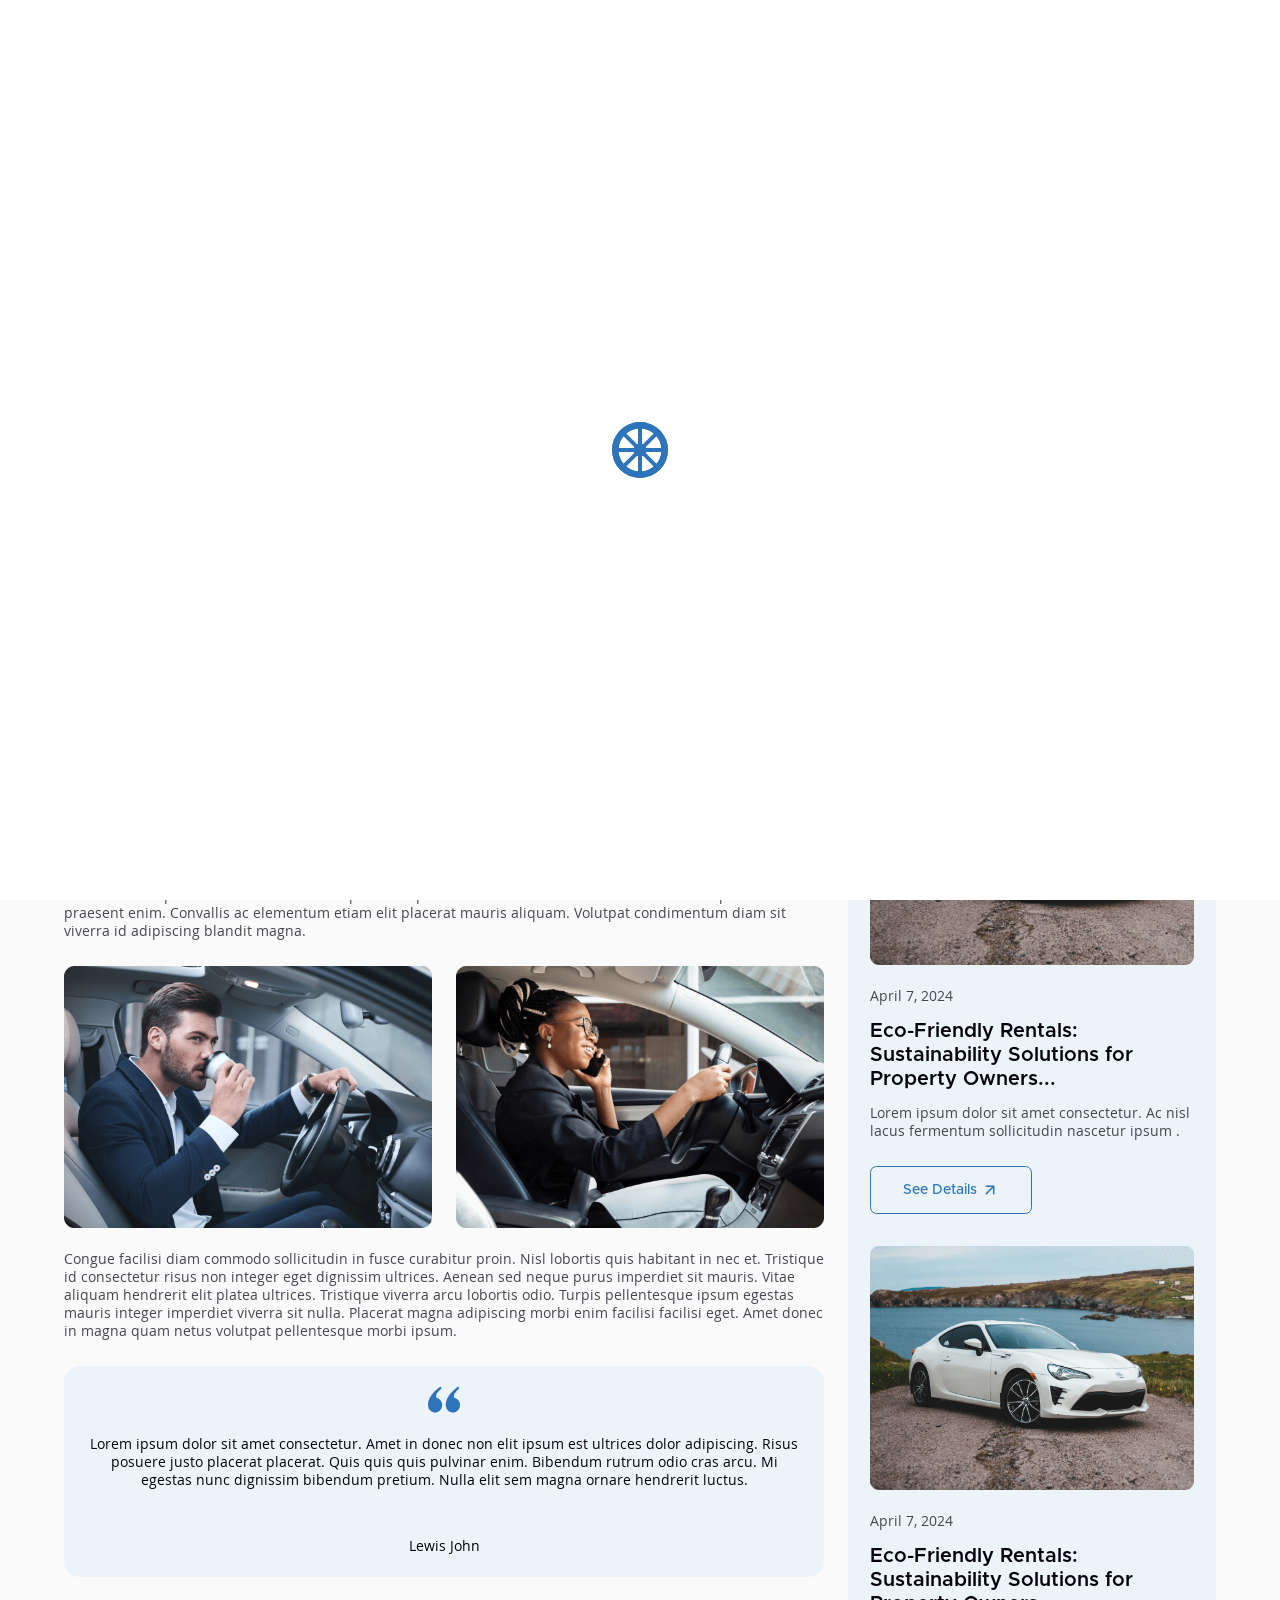
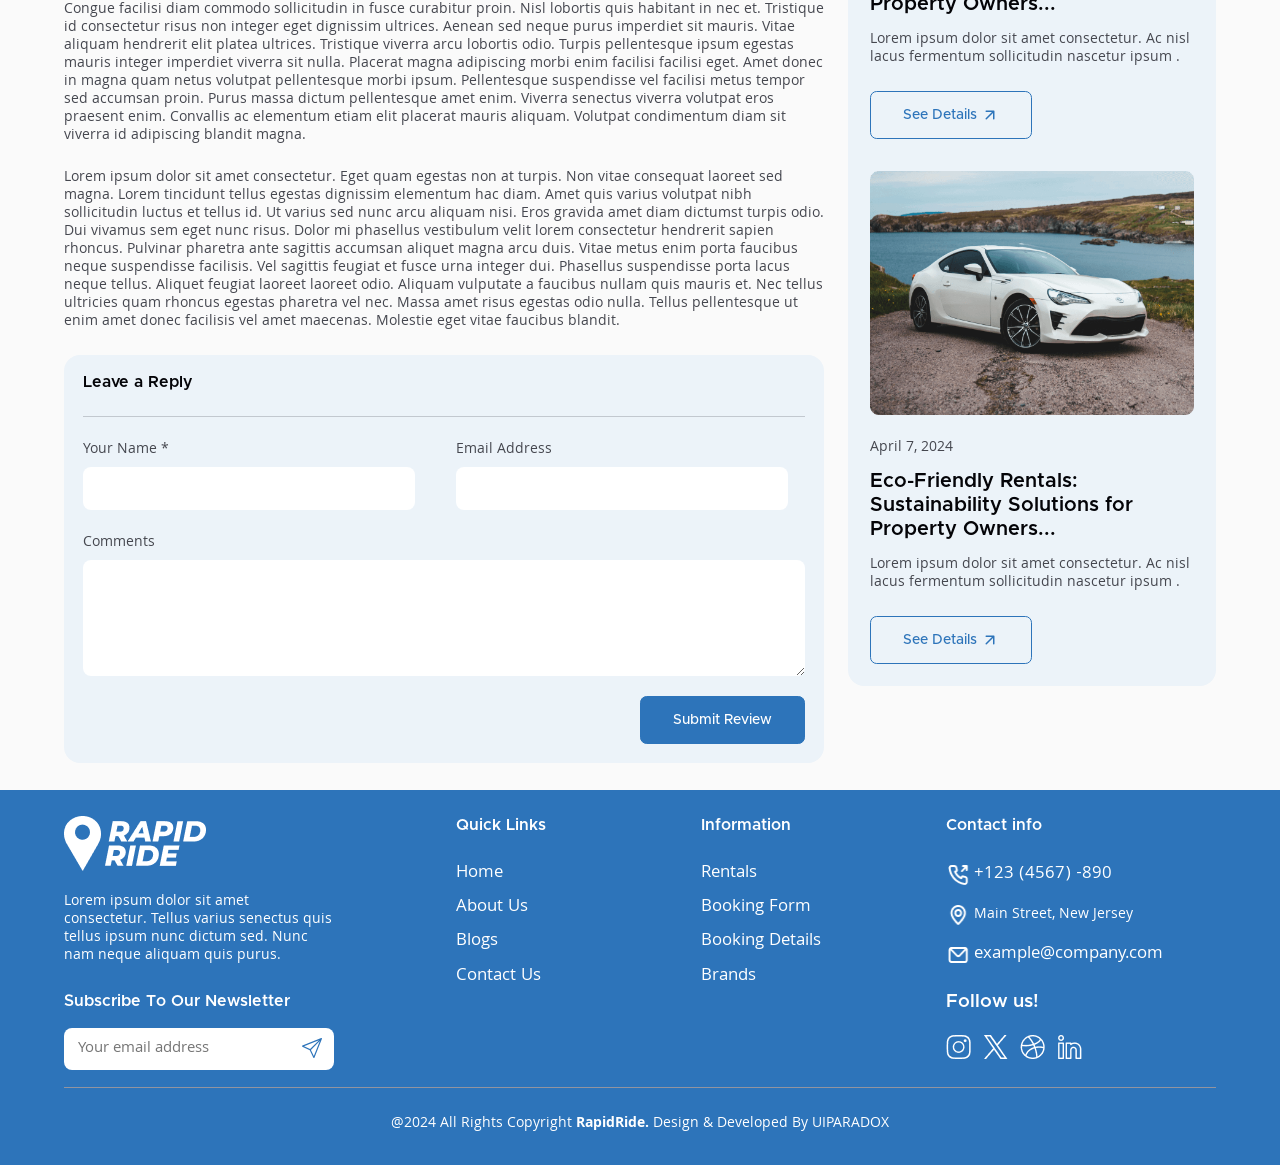
<file: html/blogs-details.html>
<!DOCTYPE html>
<html lang="en">

<head>
    <meta charset="UTF-8">
    <meta http-equiv="X-UA-Compatible" content="IE=edge">
    <meta name="viewport" content="width=device-width, initial-scale=1, shrink-to-fit=no">
    <meta name="description" content="Teach Me || E-Learning HTML Template">

    <title>Car rental</title>

    <!-- Favicon -->
    <link rel="shortcut icon" type="image/x-icon" href="assets/media/user/wk.jpg">

    <!-- All CSS files -->
    <link rel="stylesheet" href="assets/css/vendor/font-awesome.css">
    <link rel="stylesheet" href="assets/css/vendor/bootstrap.min.css">
    <link rel="stylesheet" href="assets/css/vendor/slick.css">
    <link rel="stylesheet" href="assets/css/vendor/slick-theme.css">
    <link rel="stylesheet" href="assets/css/vendor/ion.rangeSlider.css">
    <link rel="stylesheet" href="assets/css/vendor/smoothScorllbar.css">
    <link rel="stylesheet" href="assets/css/app.css">

</head>

<body class="x-hidden">

    <!-- PRELOADER START -->
    <div id="preloader">
        <div class="spinner"></div>

      <div id="content"></div>
    </div>
    <!-- PRELOADER END -->

    <!-- Main Wrapper Start -->
    <!-- HEADER MENU START -->
    <header class="header my-40">
        <div class="container-fluid">
            <nav class="navigation d-flex align-items-center justify-content-between">
                <a href="index.html" class="d-flex align-items-center">
                    <img src="assets/media/user/logo.png" alt="/logo" class="header-logo">
                </a>
                <div class="menu-button-right">
                    <div class="main-menu__nav">
                        <ul class="main-menu__list">
                            <li>
                                <a href="index.html">Home</a>
                            </li>
                            <li>
                                <a href="about.html">About us</a>
                            </li>
                            <li class="dropdown">
                                <a href="javascript:void(0);">Rental</a>
                                <ul>
                                    <li><a href="rental.html">Rental</a></li>
                                    <li><a href="rental-sidebar.html">Rental sidebar</a></li>
                                    <li><a href="vehicle-details.html">Vehicle details</a></li>
                                </ul>
                            </li>
                            <li class="dropdown">
                                <a href="javascript:void(0);">Booking</a>
                                <ul>
                                    <li><a href="booking.html">Booking</a></li>
                                    <li><a href="book-now.html">Book now</a></li>
                                </ul>
                            </li>
                            <li class="dropdown">
                                <a href="javascript:void(0);">Blogs</a>
                                <ul>
                                    <li><a href="blogs.html">Blogs</a></li>
                                    <li><a href="blogs-details.html">Blogs details</a></li>
                                </ul>
                            </li>
                            <li>
                                <a href="contact.html">Contact us</a>
                            </li>
                        </ul>
                    </div>
                </div>
                <div class="main-menu__right">
                    <div class="search-heart-icon d-md-flex d-none align-items-center gap-24">
                        <a href="book-now.html" class="cus-btn">
                            <span class="btn-text">
                                Book now
                                <svg xmlns="http://www.w3.org/2000/svg" width="25" height="24" viewBox="0 0 25 24"
                                    fill="none">
                                    <path
                                        d="M18.0098 6.62C17.9083 6.37565 17.7141 6.18147 17.4698 6.08C17.3496 6.02876 17.2205 6.00158 17.0898 6H7.08978C6.82457 6 6.57021 6.10536 6.38268 6.29289C6.19514 6.48043 6.08978 6.73478 6.08978 7C6.08978 7.26522 6.19514 7.51957 6.38268 7.70711C6.57021 7.89464 6.82457 8 7.08978 8H14.6798L6.37978 16.29C6.28605 16.383 6.21166 16.4936 6.16089 16.6154C6.11012 16.7373 6.08398 16.868 6.08398 17C6.08398 17.132 6.11012 17.2627 6.16089 17.3846C6.21166 17.5064 6.28605 17.617 6.37978 17.71C6.47275 17.8037 6.58335 17.8781 6.70521 17.9289C6.82707 17.9797 6.95777 18.0058 7.08978 18.0058C7.22179 18.0058 7.3525 17.9797 7.47436 17.9289C7.59622 17.8781 7.70682 17.8037 7.79978 17.71L16.0898 9.41V17C16.0898 17.2652 16.1951 17.5196 16.3827 17.7071C16.5702 17.8946 16.8246 18 17.0898 18C17.355 18 17.6094 17.8946 17.7969 17.7071C17.9844 17.5196 18.0898 17.2652 18.0898 17V7C18.0882 6.86932 18.061 6.74022 18.0098 6.62Z" />
                                </svg>
                            </span>
                            <span>
                                Book now
                                <svg xmlns="http://www.w3.org/2000/svg" width="25" height="24" viewBox="0 0 25 24"
                                    fill="none">
                                    <path
                                        d="M18.0098 6.62C17.9083 6.37565 17.7141 6.18147 17.4698 6.08C17.3496 6.02876 17.2205 6.00158 17.0898 6H7.08978C6.82457 6 6.57021 6.10536 6.38268 6.29289C6.19514 6.48043 6.08978 6.73478 6.08978 7C6.08978 7.26522 6.19514 7.51957 6.38268 7.70711C6.57021 7.89464 6.82457 8 7.08978 8H14.6798L6.37978 16.29C6.28605 16.383 6.21166 16.4936 6.16089 16.6154C6.11012 16.7373 6.08398 16.868 6.08398 17C6.08398 17.132 6.11012 17.2627 6.16089 17.3846C6.21166 17.5064 6.28605 17.617 6.37978 17.71C6.47275 17.8037 6.58335 17.8781 6.70521 17.9289C6.82707 17.9797 6.95777 18.0058 7.08978 18.0058C7.22179 18.0058 7.3525 17.9797 7.47436 17.9289C7.59622 17.8781 7.70682 17.8037 7.79978 17.71L16.0898 9.41V17C16.0898 17.2652 16.1951 17.5196 16.3827 17.7071C16.5702 17.8946 16.8246 18 17.0898 18C17.355 18 17.6094 17.8946 17.7969 17.7071C17.9844 17.5196 18.0898 17.2652 18.0898 17V7C18.0882 6.86932 18.061 6.74022 18.0098 6.62Z" />
                                </svg>
                            </span>
                        </a>
                    </div>
                    <a href="#" class="d-xl-none d-flex main-menu__toggler mobile-nav__toggler">
                        <i class="fa-light fa-bars"></i>
                    </a>
                </div>
            </nav>
        </div>
    </header>
    <!-- HEADER MENU END -->

    <!-- About-area start -->
    <section class="blog-detail-banner">
        <img src="assets/media/hero/about-4.png" alt="hero-banner">
        <div class="detail">
            <h2>Rental Renovation: Smart Upgrades That Add Value</h2>
            <div class="txts">
                <img src="assets/media/hero/Ellipse-6.png" alt="logo">
                <p>By: Kylie Jenner</p>
                <img src="assets/media/hero/uil-calendar-alt.png" alt="logo">
                <p>November 21, 2024</p>
            </div>
        </div>
    </section>
    <!-- About-area start  end -->
    <section class="blog-detail-banner-2 py-40">
        <div class="container-fluid">
            <div class="row ">
                <div class="col-lg-8">
                    <p class="mt-48 mb-24">Lorem ipsum dolor sit amet consectetur. Aliquam in orci habitasse facilisi. Ac sit tincidunt
                        tempor adipiscing. Rhoncus consectetur in id vulputate. Ut ut neque habitant massa. Ornare
                        nibh gravida mi duis mauris mi consectetur. Diam a odio habitasse maecenas facilisis. Id
                        turpis massa elementum ut magna dis sed diam. Habitasse augue mi sit curabitur amet.
                        Lobortis tincidunt auctor nisi ultrices aliquam commodo nullam. Eu ornare eu et arcu platea.
                        Eu sit egestas amet a amet. Velit scelerisque quis interdum pharetra nec egestas ut. Odio
                        dui bibendum libero euismod leo et<br><br>
                        Congue facilisi diam commodo sollicitudin in fusce curabitur proin. Nisl lobortis quis
                        habitant in nec et. Tristique id consectetur risus non integer eget dignissim ultrices.
                        Aenean sed neque purus imperdiet sit mauris. Vitae aliquam hendrerit elit platea ultrices.
                        Tristique viverra arcu lobortis odio. Turpis pellentesque ipsum egestas mauris integer
                        imperdiet viverra sit nulla. Placerat magna adipiscing morbi enim facilisi facilisi eget.
                        Amet donec in magna quam netus volutpat pellentesque morbi ipsum. Pellentesque suspendisse
                        vel facilisi metus tempor sed accumsan proin. Purus massa dictum pellentesque amet enim.
                        Viverra senectus viverra volutpat eros praesent enim. Convallis ac elementum etiam elit
                        placerat mauris aliquam. Volutpat condimentum diam sit viverra id adipiscing blandit magna.
                    </p>
                    <div class="row mb-24">
                        <div class="col-6">
                            <img src="assets/media/hero/pic.png" alt="logo">
                        </div>
                        <div class="col-6">
                            <img src="assets/media/hero/2.png" alt="logo">
                        </div>
                    </div>
                    <p class="mb-24">Congue facilisi diam commodo sollicitudin in fusce curabitur proin. Nisl lobortis
                        quis habitant in nec et. Tristique id consectetur risus non integer eget dignissim ultrices.
                        Aenean sed neque purus imperdiet sit mauris. Vitae aliquam hendrerit elit platea ultrices.
                        Tristique viverra arcu lobortis odio. Turpis pellentesque ipsum egestas mauris integer imperdiet
                        viverra sit nulla. Placerat magna adipiscing morbi enim facilisi facilisi eget. Amet donec in
                        magna quam netus volutpat pellentesque morbi ipsum.</p>
                    <div class="file mb-24">
                        <img src="assets/media/icons/quotes.png" alt="logo" class="mb-24">
                        <p class="mb-24">Lorem ipsum dolor sit amet consectetur. Amet in donec non elit ipsum est
                            ultrices dolor adipiscing. Risus posuere justo placerat placerat. Quis quis quis pulvinar
                            enim. Bibendum rutrum odio cras arcu. Mi egestas nunc dignissim bibendum pretium. Nulla elit
                            sem magna ornare hendrerit luctus.</p>
                        <p class="mt-24">Lewis John</p>
                    </div>
                    <p class="mb-24">Congue facilisi diam commodo sollicitudin in fusce curabitur proin. Nisl lobortis
                        quis habitant in nec et. Tristique id consectetur risus non integer eget dignissim ultrices.
                        Aenean sed neque purus imperdiet sit mauris. Vitae aliquam hendrerit elit platea ultrices.
                        Tristique viverra arcu lobortis odio. Turpis pellentesque ipsum egestas mauris integer imperdiet
                        viverra sit nulla. Placerat magna adipiscing morbi enim facilisi facilisi eget. Amet donec in
                        magna quam netus volutpat pellentesque morbi ipsum. Pellentesque suspendisse vel facilisi metus
                        tempor sed accumsan proin. Purus massa dictum pellentesque amet enim. Viverra senectus viverra
                        volutpat eros praesent enim. Convallis ac elementum etiam elit placerat mauris aliquam. Volutpat
                        condimentum diam sit viverra id adipiscing blandit magna.
                    </p>
                    <p class="mb-24">Lorem ipsum dolor sit amet consectetur. Eget quam egestas non at turpis. Non vitae
                        consequat laoreet sed magna. Lorem tincidunt tellus egestas dignissim elementum hac diam. Amet
                        quis varius volutpat nibh sollicitudin luctus et tellus id. Ut varius sed nunc arcu aliquam
                        nisi.
                        Eros gravida amet diam dictumst turpis odio. Dui vivamus sem eget nunc risus. Dolor mi phasellus
                        vestibulum velit lorem consectetur hendrerit sapien rhoncus. Pulvinar pharetra ante sagittis
                        accumsan aliquet magna arcu duis. Vitae metus enim porta faucibus neque suspendisse facilisis.
                        Vel sagittis feugiat et fusce urna integer dui. Phasellus suspendisse porta lacus neque tellus.
                        Aliquet feugiat laoreet laoreet odio. Aliquam vulputate a faucibus nullam quis mauris et. Nec
                        tellus ultricies quam rhoncus egestas pharetra vel nec.
                        Massa amet risus egestas odio nulla. Tellus pellentesque ut enim amet donec facilisis vel amet
                        maecenas. Molestie eget vitae faucibus blandit.</p>
                    <div class="form">
                        <h6>Leave a Reply</h6>
                        <hr class="mt-24 mb-24">
                        <div class="row d-flex">
                            <div class="col-6">
                                <p class="mb-8">Your Name *</p>
                                <input class="text" placeholder="">
                            </div>
                            <div class="col-6">
                                <p class="mb-8">Email Address</p>
                                <input class="text" placeholder="">
                            </div>
                        </div>
                        <div class="row">
                            <div class="col-12 mb-12">
                                <p class="mt-24 mb-8">Comments</p>
                                <textarea name="Message" id="Message" rows="5" placeholder=""></textarea>
                            </div>
                        </div>
                        <div class="text-end">
                            <a href="blogs-details.html" class="cus-btn">
                                <span class="btn-text">
                                    Submit Review
                                </span>
                                <span>
                                    Submit Review
                                </span>
                            </a>
                        </div>
                    </div>
                </div>
                <div class="col-lg-4">
                    <div class="sides-bar mt-24">
                        <h5 class="mb-12">See Also</h5>
                        <div class="pic mb-24">
                            <a href="blogs-details.html">
                                <img src="assets/media/blogs/cars.png" alt="logo">
                            </a>
                        </div>
                        <div class="text-block">
                            <p class="mb-12 ">April 7, 2024</p>
                            <a href="blogs.html" class="title">Eco-Friendly Rentals: Sustainability Solutions for Property
                                Owners...</a>
                            <p class="mb-24">Lorem ipsum dolor sit amet consectetur. Ac nisl lacus fermentum sollicitudin
                                nascetur
                                ipsum .</p>
                            <a href="blogs.html" class="cus-btn-2">
                                <span class="btn-text">
                                    See Details
                                    <svg xmlns="http://www.w3.org/2000/svg" width="24" height="24" viewBox="0 0 24 24"
                                        fill="none">
                                        <path
                                            d="M17.9199 6.62C17.8185 6.37565 17.6243 6.18147 17.3799 6.08C17.2597 6.02876 17.1306 6.00158 16.9999 6H6.99994C6.73472 6 6.48037 6.10536 6.29283 6.29289C6.1053 6.48043 5.99994 6.73478 5.99994 7C5.99994 7.26522 6.1053 7.51957 6.29283 7.70711C6.48037 7.89464 6.73472 8 6.99994 8H14.5899L6.28994 16.29C6.19621 16.383 6.12182 16.4936 6.07105 16.6154C6.02028 16.7373 5.99414 16.868 5.99414 17C5.99414 17.132 6.02028 17.2627 6.07105 17.3846C6.12182 17.5064 6.19621 17.617 6.28994 17.71C6.3829 17.8037 6.4935 17.8781 6.61536 17.9289C6.73722 17.9797 6.86793 18.0058 6.99994 18.0058C7.13195 18.0058 7.26266 17.9797 7.38452 17.9289C7.50638 17.8781 7.61698 17.8037 7.70994 17.71L15.9999 9.41V17C15.9999 17.2652 16.1053 17.5196 16.2928 17.7071C16.4804 17.8946 16.7347 18 16.9999 18C17.2652 18 17.5195 17.8946 17.707 17.7071C17.8946 17.5196 17.9999 17.2652 17.9999 17V7C17.9984 6.86932 17.9712 6.74022 17.9199 6.62Z"
                                            fill="#2D74BA" />
                                    </svg>
                                </span>
                                <span>
                                    See Details
                                    <svg xmlns="http://www.w3.org/2000/svg" width="25" height="24" viewBox="0 0 25 24"
                                        fill="none">
                                        <path
                                            d="M18.0098 6.62C17.9083 6.37565 17.7141 6.18147 17.4698 6.08C17.3496 6.02876 17.2205 6.00158 17.0898 6H7.08978C6.82457 6 6.57021 6.10536 6.38268 6.29289C6.19514 6.48043 6.08978 6.73478 6.08978 7C6.08978 7.26522 6.19514 7.51957 6.38268 7.70711C6.57021 7.89464 6.82457 8 7.08978 8H14.6798L6.37978 16.29C6.28605 16.383 6.21166 16.4936 6.16089 16.6154C6.11012 16.7373 6.08398 16.868 6.08398 17C6.08398 17.132 6.11012 17.2627 6.16089 17.3846C6.21166 17.5064 6.28605 17.617 6.37978 17.71C6.47275 17.8037 6.58335 17.8781 6.70521 17.9289C6.82707 17.9797 6.95777 18.0058 7.08978 18.0058C7.22179 18.0058 7.3525 17.9797 7.47436 17.9289C7.59622 17.8781 7.70682 17.8037 7.79978 17.71L16.0898 9.41V17C16.0898 17.2652 16.1951 17.5196 16.3827 17.7071C16.5702 17.8946 16.8246 18 17.0898 18C17.355 18 17.6094 17.8946 17.7969 17.7071C17.9844 17.5196 18.0898 17.2652 18.0898 17V7C18.0882 6.86932 18.061 6.74022 18.0098 6.62Z" />
                                    </svg>
                                </span>
                            </a>
                        </div>
                        <div class="pic mb-24 mt-48">
                            <a href="blogs-details.html">
                                <img src="assets/media/blogs/cars.png" alt="car">
                            </a>
                        </div>
                        <div class="text-block">
                            <p class="mb-12">April 7, 2024</p>
                            <a href="blogs.html" class="title">Eco-Friendly Rentals: Sustainability Solutions for Property
                                Owners...</a>
                            <p class="mb-24">Lorem ipsum dolor sit amet consectetur. Ac nisl lacus fermentum sollicitudin
                                nascetur
                                ipsum .</p>
                            <a href="blogs.html" class="cus-btn-2">
                                <span class="btn-text">
                                    See Details
                                    <svg xmlns="http://www.w3.org/2000/svg" width="24" height="24" viewBox="0 0 24 24"
                                        fill="none">
                                        <path
                                            d="M17.9199 6.62C17.8185 6.37565 17.6243 6.18147 17.3799 6.08C17.2597 6.02876 17.1306 6.00158 16.9999 6H6.99994C6.73472 6 6.48037 6.10536 6.29283 6.29289C6.1053 6.48043 5.99994 6.73478 5.99994 7C5.99994 7.26522 6.1053 7.51957 6.29283 7.70711C6.48037 7.89464 6.73472 8 6.99994 8H14.5899L6.28994 16.29C6.19621 16.383 6.12182 16.4936 6.07105 16.6154C6.02028 16.7373 5.99414 16.868 5.99414 17C5.99414 17.132 6.02028 17.2627 6.07105 17.3846C6.12182 17.5064 6.19621 17.617 6.28994 17.71C6.3829 17.8037 6.4935 17.8781 6.61536 17.9289C6.73722 17.9797 6.86793 18.0058 6.99994 18.0058C7.13195 18.0058 7.26266 17.9797 7.38452 17.9289C7.50638 17.8781 7.61698 17.8037 7.70994 17.71L15.9999 9.41V17C15.9999 17.2652 16.1053 17.5196 16.2928 17.7071C16.4804 17.8946 16.7347 18 16.9999 18C17.2652 18 17.5195 17.8946 17.707 17.7071C17.8946 17.5196 17.9999 17.2652 17.9999 17V7C17.9984 6.86932 17.9712 6.74022 17.9199 6.62Z"
                                            fill="#2D74BA" />
                                    </svg>
                                </span>
                                <span>
                                    See Details
                                    <svg xmlns="http://www.w3.org/2000/svg" width="25" height="24" viewBox="0 0 25 24"
                                        fill="none">
                                        <path
                                            d="M18.0098 6.62C17.9083 6.37565 17.7141 6.18147 17.4698 6.08C17.3496 6.02876 17.2205 6.00158 17.0898 6H7.08978C6.82457 6 6.57021 6.10536 6.38268 6.29289C6.19514 6.48043 6.08978 6.73478 6.08978 7C6.08978 7.26522 6.19514 7.51957 6.38268 7.70711C6.57021 7.89464 6.82457 8 7.08978 8H14.6798L6.37978 16.29C6.28605 16.383 6.21166 16.4936 6.16089 16.6154C6.11012 16.7373 6.08398 16.868 6.08398 17C6.08398 17.132 6.11012 17.2627 6.16089 17.3846C6.21166 17.5064 6.28605 17.617 6.37978 17.71C6.47275 17.8037 6.58335 17.8781 6.70521 17.9289C6.82707 17.9797 6.95777 18.0058 7.08978 18.0058C7.22179 18.0058 7.3525 17.9797 7.47436 17.9289C7.59622 17.8781 7.70682 17.8037 7.79978 17.71L16.0898 9.41V17C16.0898 17.2652 16.1951 17.5196 16.3827 17.7071C16.5702 17.8946 16.8246 18 17.0898 18C17.355 18 17.6094 17.8946 17.7969 17.7071C17.9844 17.5196 18.0898 17.2652 18.0898 17V7C18.0882 6.86932 18.061 6.74022 18.0098 6.62Z" />
                                    </svg>
                                </span>
                            </a>
                        </div>
                        <div class="pic mb-24 mt-48">
                            <a href="blogs-details.html">
                                <img src="assets/media/blogs/cars.png" alt="car">
                            </a>
                        </div>
                        <div class="text-block">
                            <p class="mb-12">April 7, 2024</p>
                            <a href="blogs.html" class="title">Eco-Friendly Rentals: Sustainability Solutions for Property
                                Owners...</a>
                            <p class="mb-24">Lorem ipsum dolor sit amet consectetur. Ac nisl lacus fermentum sollicitudin
                                nascetur
                                ipsum .</p>
                            <a href="blogs.html" class="cus-btn-2">
                                <span class="btn-text">
                                    See Details
                                    <svg xmlns="http://www.w3.org/2000/svg" width="24" height="24" viewBox="0 0 24 24"
                                        fill="none">
                                        <path
                                            d="M17.9199 6.62C17.8185 6.37565 17.6243 6.18147 17.3799 6.08C17.2597 6.02876 17.1306 6.00158 16.9999 6H6.99994C6.73472 6 6.48037 6.10536 6.29283 6.29289C6.1053 6.48043 5.99994 6.73478 5.99994 7C5.99994 7.26522 6.1053 7.51957 6.29283 7.70711C6.48037 7.89464 6.73472 8 6.99994 8H14.5899L6.28994 16.29C6.19621 16.383 6.12182 16.4936 6.07105 16.6154C6.02028 16.7373 5.99414 16.868 5.99414 17C5.99414 17.132 6.02028 17.2627 6.07105 17.3846C6.12182 17.5064 6.19621 17.617 6.28994 17.71C6.3829 17.8037 6.4935 17.8781 6.61536 17.9289C6.73722 17.9797 6.86793 18.0058 6.99994 18.0058C7.13195 18.0058 7.26266 17.9797 7.38452 17.9289C7.50638 17.8781 7.61698 17.8037 7.70994 17.71L15.9999 9.41V17C15.9999 17.2652 16.1053 17.5196 16.2928 17.7071C16.4804 17.8946 16.7347 18 16.9999 18C17.2652 18 17.5195 17.8946 17.707 17.7071C17.8946 17.5196 17.9999 17.2652 17.9999 17V7C17.9984 6.86932 17.9712 6.74022 17.9199 6.62Z"
                                            fill="#2D74BA" />
                                    </svg>
                                </span>
                                <span>
                                    See Details
                                    <svg xmlns="http://www.w3.org/2000/svg" width="25" height="24" viewBox="0 0 25 24"
                                        fill="none">
                                        <path
                                            d="M18.0098 6.62C17.9083 6.37565 17.7141 6.18147 17.4698 6.08C17.3496 6.02876 17.2205 6.00158 17.0898 6H7.08978C6.82457 6 6.57021 6.10536 6.38268 6.29289C6.19514 6.48043 6.08978 6.73478 6.08978 7C6.08978 7.26522 6.19514 7.51957 6.38268 7.70711C6.57021 7.89464 6.82457 8 7.08978 8H14.6798L6.37978 16.29C6.28605 16.383 6.21166 16.4936 6.16089 16.6154C6.11012 16.7373 6.08398 16.868 6.08398 17C6.08398 17.132 6.11012 17.2627 6.16089 17.3846C6.21166 17.5064 6.28605 17.617 6.37978 17.71C6.47275 17.8037 6.58335 17.8781 6.70521 17.9289C6.82707 17.9797 6.95777 18.0058 7.08978 18.0058C7.22179 18.0058 7.3525 17.9797 7.47436 17.9289C7.59622 17.8781 7.70682 17.8037 7.79978 17.71L16.0898 9.41V17C16.0898 17.2652 16.1951 17.5196 16.3827 17.7071C16.5702 17.8946 16.8246 18 17.0898 18C17.355 18 17.6094 17.8946 17.7969 17.7071C17.9844 17.5196 18.0898 17.2652 18.0898 17V7C18.0882 6.86932 18.061 6.74022 18.0098 6.62Z" />
                                    </svg>
                                </span>
                            </a>
                        </div>
                    </div>
                </div>
            </div>
        </div>
    </section>
    <!--title start  -->
    <!--Footer-start -->
    <footer class="pt-40">
        <div class="container-fluid">
            <div class="row mb-16 row-gap-4">
                <div class="col-lg-3">
                    <div class="txt-block">
                        <a href="index.html">
                            <img src="assets/media/footer/logo.png" alt="logo">
                            <img src="assets/media/footer/Frame-173.png" alt="Frame">
                        </a>
                    </div>
                    <p class="mb-32">Lorem ipsum dolor sit amet consectetur. Tellus varius senectus quis tellus ipsum
                        nunc
                        dictum sed. Nunc nam neque aliquam quis purus.</p>
                    <h6 class="white mb-16">Subscribe To Our Newsletter</h6>
                    <form action="index.html" class="newsletter-form">
                        <input type="email" name="email" id="eMail" class="form-input"
                            placeholder=" Your email address">
                        <button type="submit">
                            <svg xmlns="http://www.w3.org/2000/svg" width="20" height="20"
                                viewBox="0 0 20 20" fill="none">
                                <g clip-path="url(#clip0_383_5670)">
                                    <path
                                        d="M19.8284 0.171647C19.6626 0.00586635 19.414 -0.0451101 19.1965 0.041921L0.36834 7.57308C0.152911 7.65925 0.00865304 7.86441 0.00037181 8.09632C-0.00787036 8.32819 0.121504 8.54308 0.330254 8.64433L7.75477 12.2451L11.3556 19.6697C11.4538 19.8722 11.6589 19.9999 11.8827 19.9999C11.8896 19.9999 11.8966 19.9998 11.9036 19.9995C12.1355 19.9913 12.3407 19.847 12.4268 19.6316L19.9581 0.803599C20.0451 0.585943 19.9941 0.337389 19.8284 0.171647ZM2.0349 8.16862L16.9812 2.19016L8.07383 11.0974L2.0349 8.16862ZM11.8313 17.9651L8.90246 11.926L17.8099 3.01875L11.8313 17.9651Z"
                                        fill="#2D74BA" />
                                </g>
                            </svg>
                        </button>
                    </form>
                </div>
                <div class="col-lg-5 col-md-8 offset-lg-1">
                    <div class="row">
                        <div class="col-6">
                            <div class="links-block">
                                <h6 class="mb-32">Quick Links</h6>
                                <ul class="unstyled">
                                    <li class="mb-12">
                                        <a href="index.html">Home </a>
                                    </li>
                                    <li class="mb-12">
                                        <a href="about.html">About Us</a>
                                    </li>
                                    <li class="mb-12">
                                        <a href="blogs.html">Blogs</a>
                                    </li>
                                    <li class="mb-12">
                                        <a href="contact.html">Contact Us</a>
                                    </li>
                                </ul>
                            </div>
                        </div>
                        <div class="col-6">
                            <div class="links-block">
                                <h6 class="mb-32">Information</h6>
                                <ul class="unstyled">
                                    <li class="mb-12">
                                        <a href="rental.html">Rentals</a>
                                    </li>
                                    <li class="mb-12">
                                        <a href="book-now.html">Booking Form</a>
                                    </li>
                                    <li class="mb-12">
                                        <a href="booking.html">Booking Details</a>
                                    </li>
                                    <li class="mb-12">
                                        <a href="index.html">Brands</a>
                                    </li>
                                </ul>
                            </div>
                        </div>
                    </div>
                </div>
                <div class="col-lg-3 col-md-4">
                    <div class="links-block">
                        <div class="mb-24">
                            <h6 class="mb-32">Contact info</h6>
                        </div>
                        <ul class="unstyled">
                            <li class="mb-16">
                                <div class="contact">
                                    <img src="assets/media/footer/uil-outgoing-call.png" alt="call-logo">
                                    <a href="tel:+12345678">+123 (4567) -890</a>
                                </div>
                            </li>
                            <li class="mb-16">
                                <div class="contact">
                                    <img src="assets/media/footer/uil-map-marker.png" alt="logo">
                                    <p>Main Street, New Jersey</p>
                                </div>
                            </li>
                            <li class="mb-24">
                                <div class="contact">
                                    <img src="assets/media/footer/uil-envelope.png" alt="logo">
                                    <a href="mailto:example@company.com">example@company.com</a>
                                </div>
                            </li>
                        </ul>
                        <h5>Follow us!</h5>
                        <div class="social-icons mb-12">
                            <ul class="d-flex unstyled gap-12">
                                <li>
                                    <a href="">
                                        <img src="assets/media/footer/Instagram.png" alt="logo">
                                    </a>
                                </li>
                                <li>
                                    <a href="">
                                        <img src="assets/media/footer/Twitter.png" alt="logo">
                                    </a>
                                </li>
                                <li>
                                    <a href="">
                                        <img src="assets/media/footer/Dribbble.png" alt="logo">
                                    </a>
                                </li>
                                <li>
                                    <a href="">
                                        <img src="assets/media/footer/Linkedin.png " alt="logo">
                                    </a>
                                </li>
                            </ul>
                        </div>
                    </div>
                </div>
            </div>
            <div class="hr-line  bg-light-gray"></div>
            <p class="mt-32 pb-32 text-center">@2024 All Rights Copyright <span class="fw-700 color-sec">RapidRide.</span>
                Design & Developed By UIPARADOX</p>
        </div>
    </footer> 
    <!--Footer-end -->

    <!-- Back To Top Start -->
    <button class="scrollToTopBtn"><i class="fa fa-arrow-up"></i></button>

    <!-- Mobile Menu Start -->
    <div class="mobile-nav__wrapper">
        <div class="mobile-nav__overlay mobile-nav__toggler"></div>
        <div class="mobile-nav__content">
            <span class="mobile-nav__close mobile-nav__toggler"><i class="fa fa-times"></i></span>
            <div class="logo-box">
                <a href="index.html" aria-label="logo image"><img src="assets/media/user/logo.png" alt=""></a>
            </div>
            <div class="mobile-nav__container"></div>
            <ul class="mobile-nav__contact list-unstyled">
                <li>
                    <i class="fas fa-envelope"></i>
                    <a href="mailto:example@company.com">example@company.com</a>
                </li>
                <li>
                    <i class="fa fa-phone-alt"></i>
                    <a href="tel:+12345678">+123 (4567) -890</a>
                </li>
            </ul>
            <div class="mobile-nav__social">
                <a href=""><i class="fa-brands fa-x-twitter"></i></a>
                <a href=""><i class="fab fa-facebook"></i></a>
                <a href=""><i class="fab fa-instagram"></i></a>
            </div>
        </div>
    </div>
    <!-- Mobile Menu End -->

    <!-- Jquery Js -->
    <script src="assets/js/vendor/bootstrap.min.js"></script>
    <script src="assets/js/vendor/jquery-3.6.3.min.js"></script>
    <script src="assets/js/vendor/slick.min.js"></script>
    <script src="assets/js/vendor/smooth-scrollbar.js"></script>
    <script src="assets/js/app.js"></script>
</body>

</html>
</file>
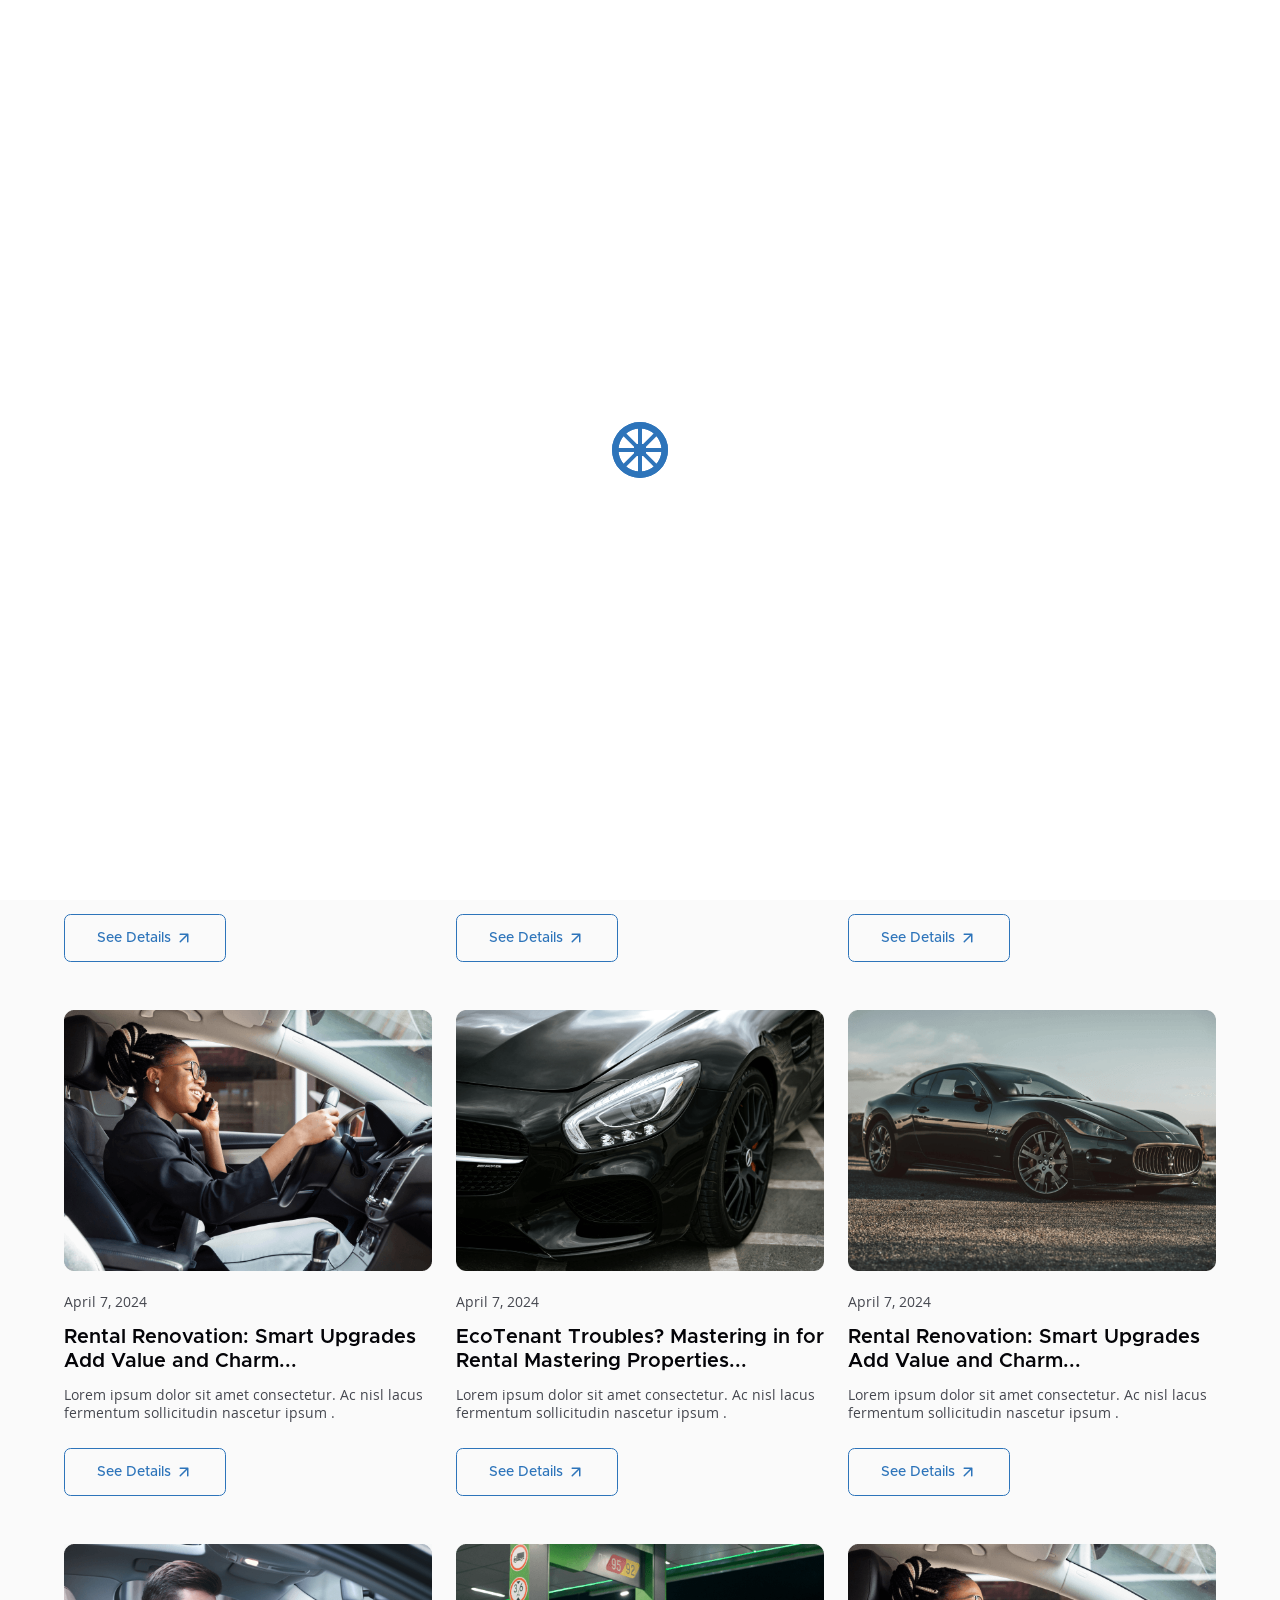
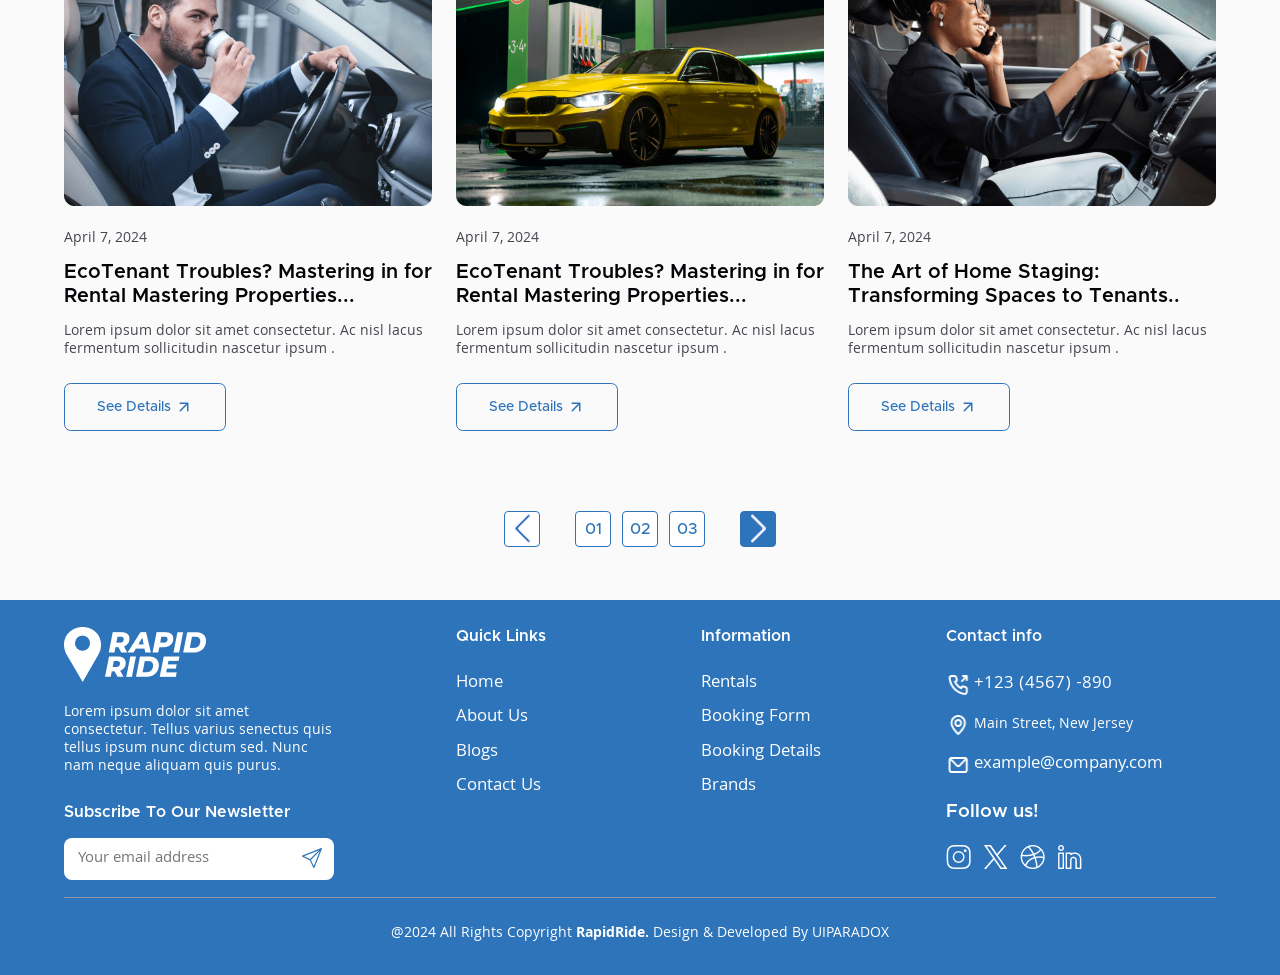
<file: html/blogs.html>
<!DOCTYPE html>
<html lang="zxx">


<head>
    <meta charset="UTF-8">
    <meta http-equiv="X-UA-Compatible" content="IE=edge">
    <meta name="viewport" content="width=device-width, initial-scale=1, shrink-to-fit=no">
    <meta name="description" content="Teach Me || E-Learning HTML Template">

    <title>Car rental</title>

    <!-- Favicon -->
    <link rel="shortcut icon" type="image/x-icon" href="assets/media/user/wk.jpg">

    <!-- All CSS files -->
    <link rel="stylesheet" href="assets/css/vendor/font-awesome.css">
    <link rel="stylesheet" href="assets/css/vendor/bootstrap.min.css">
    <link rel="stylesheet" href="assets/css/vendor/slick.css">
    <link rel="stylesheet" href="assets/css/vendor/slick-theme.css">
    <link rel="stylesheet" href="assets/css/vendor/ion.rangeSlider.css">
    <link rel="stylesheet" href="assets/css/vendor/smoothScorllbar.css">
    <link rel="stylesheet" href="assets/css/app.css">

</head>

<body class="x-hidden">

    <!-- PRELOADER START -->
    <div id="preloader">
        <div class="spinner"></div>

      <div id="content"></div>
    </div>
        
    <!-- PRELOADER END -->

    <!-- Main Wrapper Start -->
    <!-- HEADER MENU START -->
    <header class="header my-40">
        <div class="container-fluid">
            <nav class="navigation d-flex align-items-center justify-content-between">
                <a href="index.html" class="d-flex align-items-center">
                    <img src="assets/media/user/logo.png" alt="/logo" class="header-logo">
                </a>
                <div class="menu-button-right">
                    <div class="main-menu__nav">
                        <ul class="main-menu__list">
                            <li>
                                <a href="index.html">Home</a>
                            </li>
                            <li>
                                <a href="about.html">About us</a>
                            </li>
                            <li class="dropdown">
                                <a href="javascript:void(0);">Rental</a>
                                <ul>
                                    <li><a href="rental.html">Rental</a></li>
                                    <li><a href="rental-sidebar.html">Rental sidebar</a></li>
                                    <li><a href="vehicle-details.html">Vehicle details</a></li>
                                </ul>
                            </li>
                            <li class="dropdown">
                                <a href="javascript:void(0);">Booking</a>
                                <ul>
                                    <li><a href="booking.html">Booking</a></li>
                                    <li><a href="book-now.html">Book now</a></li>
                                </ul>
                            </li>
                            <li class="dropdown">
                                <a href="javascript:void(0);">Blogs</a>
                                <ul>
                                    <li><a href="blogs.html">Blogs</a></li>
                                    <li><a href="blogs-details.html">Blogs details</a></li>
                                </ul>
                            </li>
                            <li>
                                <a href="contact.html">Contact us</a>
                            </li>
                        </ul>
                    </div>
                </div>
                <div class="main-menu__right">
                    <div class="search-heart-icon d-md-flex d-none align-items-center gap-24">
                        <a href="book-now.html" class="cus-btn">
                            <span class="btn-text">
                                Book now
                                <svg xmlns="http://www.w3.org/2000/svg" width="25" height="24" viewBox="0 0 25 24"
                                    fill="none">
                                    <path
                                        d="M18.0098 6.62C17.9083 6.37565 17.7141 6.18147 17.4698 6.08C17.3496 6.02876 17.2205 6.00158 17.0898 6H7.08978C6.82457 6 6.57021 6.10536 6.38268 6.29289C6.19514 6.48043 6.08978 6.73478 6.08978 7C6.08978 7.26522 6.19514 7.51957 6.38268 7.70711C6.57021 7.89464 6.82457 8 7.08978 8H14.6798L6.37978 16.29C6.28605 16.383 6.21166 16.4936 6.16089 16.6154C6.11012 16.7373 6.08398 16.868 6.08398 17C6.08398 17.132 6.11012 17.2627 6.16089 17.3846C6.21166 17.5064 6.28605 17.617 6.37978 17.71C6.47275 17.8037 6.58335 17.8781 6.70521 17.9289C6.82707 17.9797 6.95777 18.0058 7.08978 18.0058C7.22179 18.0058 7.3525 17.9797 7.47436 17.9289C7.59622 17.8781 7.70682 17.8037 7.79978 17.71L16.0898 9.41V17C16.0898 17.2652 16.1951 17.5196 16.3827 17.7071C16.5702 17.8946 16.8246 18 17.0898 18C17.355 18 17.6094 17.8946 17.7969 17.7071C17.9844 17.5196 18.0898 17.2652 18.0898 17V7C18.0882 6.86932 18.061 6.74022 18.0098 6.62Z" />
                                </svg>
                            </span>
                            <span>
                                Book now
                                <svg xmlns="http://www.w3.org/2000/svg" width="25" height="24" viewBox="0 0 25 24"
                                    fill="none">
                                    <path
                                        d="M18.0098 6.62C17.9083 6.37565 17.7141 6.18147 17.4698 6.08C17.3496 6.02876 17.2205 6.00158 17.0898 6H7.08978C6.82457 6 6.57021 6.10536 6.38268 6.29289C6.19514 6.48043 6.08978 6.73478 6.08978 7C6.08978 7.26522 6.19514 7.51957 6.38268 7.70711C6.57021 7.89464 6.82457 8 7.08978 8H14.6798L6.37978 16.29C6.28605 16.383 6.21166 16.4936 6.16089 16.6154C6.11012 16.7373 6.08398 16.868 6.08398 17C6.08398 17.132 6.11012 17.2627 6.16089 17.3846C6.21166 17.5064 6.28605 17.617 6.37978 17.71C6.47275 17.8037 6.58335 17.8781 6.70521 17.9289C6.82707 17.9797 6.95777 18.0058 7.08978 18.0058C7.22179 18.0058 7.3525 17.9797 7.47436 17.9289C7.59622 17.8781 7.70682 17.8037 7.79978 17.71L16.0898 9.41V17C16.0898 17.2652 16.1951 17.5196 16.3827 17.7071C16.5702 17.8946 16.8246 18 17.0898 18C17.355 18 17.6094 17.8946 17.7969 17.7071C17.9844 17.5196 18.0898 17.2652 18.0898 17V7C18.0882 6.86932 18.061 6.74022 18.0098 6.62Z" />
                                </svg>
                            </span>
                        </a>
                    </div>
                    <a href="#" class="d-xl-none d-flex main-menu__toggler mobile-nav__toggler">
                        <i class="fa-light fa-bars"></i>
                    </a>
                </div>
            </nav>
        </div>
    </header>
    <!-- HEADER MENU END -->

    <!-- About-area start -->
    <section class="title-banner-3">
        <div class="txt">
            <h2 class="white text-center">Blogs</h2>
            <div class="txt-block text-center white">
                <a href="index.html">Home</a>
                <i class="fa-solid fa-greater-than"></i>
                <a href="about.html">Blogs</a>
            </div>
        </div>
    </section>
    <!-- About-area start  end -->
    <div class="blogs my-80">
        <div class="container-fluid">
            <div class="d-lg-flex justify-content-between mb-24">
                <ul class="nav unstyled nav-pills gap-12 d-flex mb-3" id="pills-tab" role="tablist">
                    <li class="nav-item" role="presentation">
                        <button class="nav-link active" id="pills-recommended-tab" data-bs-toggle="pill" 
                            data-bs-target="#pills-recommended" type="button" role="tab" aria-controls="pills-recommended"
                            aria-selected="true">Recommended</button>
                    </li>
                    <li class="nav-item" role="presentation">
                        <button class="nav-link" id="pills-views-tab" data-bs-toggle="pill"
                            data-bs-target="#pills-views" type="button" role="tab" aria-controls="pills-views"
                            aria-selected="false">Top views</button>
                    </li>
                    <li class="nav-item" role="presentation">
                        <button class="nav-link" id="pills-latest-tab" data-bs-toggle="pill"
                            data-bs-target="#pills-latest" type="button" role="tab" aria-controls="pills-latest"
                            aria-selected="false">Latest</button>
                    </li>
                    <li class="nav-item" role="presentation">
                        <button class="nav-link" id="pills-rated-tab" data-bs-toggle="pill" 
                            data-bs-target="#pills-rated" type="button" role="tab" aria-controls="pills-rated"
                            aria-selected="false">Top rated</button>
                    </li>
                </ul>
                <div class="Search-field">
                    <input type="text" class="search-bar" placeholder="Search Now">
                </div>
            </div>
            <div class="tab-content" id="pills-tabContent">
                <div class="tab-pane fade show active" id="pills-recommended" role="tabpanel" aria-labelledby="pills-recommended-tab">
                    <div class="row">
                        <div class="col-lg-4 col-md-4">
                            <div class="blog-card">
                                <div class="pic mb-24">
                                    <a href="blogs-details.html">
                                        <img src="assets/media/blogs/blog-5.png" alt="blog">
                                    </a>
                                </div>
                                <div class="text-block">
                                    <p class="mb-12">April 7, 2024</p>
                                    <a href="blogs-details.html" class="title mb-16">Navigating the Rental Market: Essential and Essential  Don'ts...
                                    </a>
                                    <p class="mb-24">Lorem ipsum dolor sit amet consectetur. Ac nisl lacus fermentum sollicitudin
                                        nascetur
                                        ipsum .</p>
                                    <a href="blogs-details.html" class="cus-btn-2">
                                        <span class="btn-text">
                                            See Details
                                            <svg xmlns="http://www.w3.org/2000/svg" width="24" height="24"
                                                viewBox="0 0 24 24" fill="none">
                                                <path
                                                    d="M17.9199 6.62C17.8185 6.37565 17.6243 6.18147 17.3799 6.08C17.2597 6.02876 17.1306 6.00158 16.9999 6H6.99994C6.73472 6 6.48037 6.10536 6.29283 6.29289C6.1053 6.48043 5.99994 6.73478 5.99994 7C5.99994 7.26522 6.1053 7.51957 6.29283 7.70711C6.48037 7.89464 6.73472 8 6.99994 8H14.5899L6.28994 16.29C6.19621 16.383 6.12182 16.4936 6.07105 16.6154C6.02028 16.7373 5.99414 16.868 5.99414 17C5.99414 17.132 6.02028 17.2627 6.07105 17.3846C6.12182 17.5064 6.19621 17.617 6.28994 17.71C6.3829 17.8037 6.4935 17.8781 6.61536 17.9289C6.73722 17.9797 6.86793 18.0058 6.99994 18.0058C7.13195 18.0058 7.26266 17.9797 7.38452 17.9289C7.50638 17.8781 7.61698 17.8037 7.70994 17.71L15.9999 9.41V17C15.9999 17.2652 16.1053 17.5196 16.2928 17.7071C16.4804 17.8946 16.7347 18 16.9999 18C17.2652 18 17.5195 17.8946 17.707 17.7071C17.8946 17.5196 17.9999 17.2652 17.9999 17V7C17.9984 6.86932 17.9712 6.74022 17.9199 6.62Z"
                                                    fill="#2D74BA" />
                                            </svg>
                                        </span>
                                        <span>
                                            See Details
                                            <svg xmlns="http://www.w3.org/2000/svg" width="25" height="24"
                                                viewBox="0 0 25 24" fill="none">
                                                <path
                                                    d="M18.0098 6.62C17.9083 6.37565 17.7141 6.18147 17.4698 6.08C17.3496 6.02876 17.2205 6.00158 17.0898 6H7.08978C6.82457 6 6.57021 6.10536 6.38268 6.29289C6.19514 6.48043 6.08978 6.73478 6.08978 7C6.08978 7.26522 6.19514 7.51957 6.38268 7.70711C6.57021 7.89464 6.82457 8 7.08978 8H14.6798L6.37978 16.29C6.28605 16.383 6.21166 16.4936 6.16089 16.6154C6.11012 16.7373 6.08398 16.868 6.08398 17C6.08398 17.132 6.11012 17.2627 6.16089 17.3846C6.21166 17.5064 6.28605 17.617 6.37978 17.71C6.47275 17.8037 6.58335 17.8781 6.70521 17.9289C6.82707 17.9797 6.95777 18.0058 7.08978 18.0058C7.22179 18.0058 7.3525 17.9797 7.47436 17.9289C7.59622 17.8781 7.70682 17.8037 7.79978 17.71L16.0898 9.41V17C16.0898 17.2652 16.1951 17.5196 16.3827 17.7071C16.5702 17.8946 16.8246 18 17.0898 18C17.355 18 17.6094 17.8946 17.7969 17.7071C17.9844 17.5196 18.0898 17.2652 18.0898 17V7C18.0882 6.86932 18.061 6.74022 18.0098 6.62Z" />
                                            </svg>
                                        </span>
                                    </a>
                                </div>
                            </div>
                        </div>
                        <div class="col-lg-4 col-md-4">
                            <div class="blog-card">
                                <div class="pic mb-24">
                                    <a href="blogs-details.html">
                                        <img src="assets/media/blogs/blogs-6.png" alt="blog">       
                                    </a>
                                </div>
                                <div class="text-block">
                                    <p class="mb-12">April 7, 2024</p>
                                    <a href="blogs.html" class="title mb-16">EcoTenant Troubles? Mastering  in  for Rental
                                        Mastering Properties...</a>
                                    <p class="mb-24">Lorem ipsum dolor sit amet consectetur. Ac nisl lacus fermentum sollicitudin
                                        nascetur
                                        ipsum .</p>
                                    <a href="blogs-details.html" class="cus-btn-2">
                                        <span class="btn-text">
                                            See Details
                                            <svg xmlns="http://www.w3.org/2000/svg" width="24" height="24"
                                                viewBox="0 0 24 24" fill="none">
                                                <path
                                                    d="M17.9199 6.62C17.8185 6.37565 17.6243 6.18147 17.3799 6.08C17.2597 6.02876 17.1306 6.00158 16.9999 6H6.99994C6.73472 6 6.48037 6.10536 6.29283 6.29289C6.1053 6.48043 5.99994 6.73478 5.99994 7C5.99994 7.26522 6.1053 7.51957 6.29283 7.70711C6.48037 7.89464 6.73472 8 6.99994 8H14.5899L6.28994 16.29C6.19621 16.383 6.12182 16.4936 6.07105 16.6154C6.02028 16.7373 5.99414 16.868 5.99414 17C5.99414 17.132 6.02028 17.2627 6.07105 17.3846C6.12182 17.5064 6.19621 17.617 6.28994 17.71C6.3829 17.8037 6.4935 17.8781 6.61536 17.9289C6.73722 17.9797 6.86793 18.0058 6.99994 18.0058C7.13195 18.0058 7.26266 17.9797 7.38452 17.9289C7.50638 17.8781 7.61698 17.8037 7.70994 17.71L15.9999 9.41V17C15.9999 17.2652 16.1053 17.5196 16.2928 17.7071C16.4804 17.8946 16.7347 18 16.9999 18C17.2652 18 17.5195 17.8946 17.707 17.7071C17.8946 17.5196 17.9999 17.2652 17.9999 17V7C17.9984 6.86932 17.9712 6.74022 17.9199 6.62Z"
                                                    fill="#2D74BA" />
                                            </svg>
                                        </span>
                                        <span>
                                            See Details
                                            <svg xmlns="http://www.w3.org/2000/svg" width="25" height="24"
                                                viewBox="0 0 25 24" fill="none">
                                                <path
                                                    d="M18.0098 6.62C17.9083 6.37565 17.7141 6.18147 17.4698 6.08C17.3496 6.02876 17.2205 6.00158 17.0898 6H7.08978C6.82457 6 6.57021 6.10536 6.38268 6.29289C6.19514 6.48043 6.08978 6.73478 6.08978 7C6.08978 7.26522 6.19514 7.51957 6.38268 7.70711C6.57021 7.89464 6.82457 8 7.08978 8H14.6798L6.37978 16.29C6.28605 16.383 6.21166 16.4936 6.16089 16.6154C6.11012 16.7373 6.08398 16.868 6.08398 17C6.08398 17.132 6.11012 17.2627 6.16089 17.3846C6.21166 17.5064 6.28605 17.617 6.37978 17.71C6.47275 17.8037 6.58335 17.8781 6.70521 17.9289C6.82707 17.9797 6.95777 18.0058 7.08978 18.0058C7.22179 18.0058 7.3525 17.9797 7.47436 17.9289C7.59622 17.8781 7.70682 17.8037 7.79978 17.71L16.0898 9.41V17C16.0898 17.2652 16.1951 17.5196 16.3827 17.7071C16.5702 17.8946 16.8246 18 17.0898 18C17.355 18 17.6094 17.8946 17.7969 17.7071C17.9844 17.5196 18.0898 17.2652 18.0898 17V7C18.0882 6.86932 18.061 6.74022 18.0098 6.62Z" />
                                            </svg>
                                        </span>
                                    </a>
                                </div>
                            </div>
                        </div>
                        <div class="col-lg-4 col-md-4">
                            <div class="blog-card">
                                <div class="pic mb-24">
                                    <a href="blogs-details.html">
                                        <img src="assets/media/blogs/blogs-7.png" alt="blog">       
                                    </a>
                                </div>
                                <div class="text-block">
                                    <p class="mb-12">April 7, 2024</p>
                                    <a href="blogs.html" class="title mb-16">The Art of Home Staging: Transforming Spaces to Tenants...</a>
                                    <p class="mb-24">Lorem ipsum dolor sit amet consectetur. Ac nisl lacus fermentum sollicitudin
                                        nascetur
                                        ipsum .</p>
                                    <a href="blogs-details.html" class="cus-btn-2">
                                        <span class="btn-text">
                                            See Details
                                            <svg xmlns="http://www.w3.org/2000/svg" width="24" height="24"
                                                viewBox="0 0 24 24" fill="none">
                                                <path
                                                    d="M17.9199 6.62C17.8185 6.37565 17.6243 6.18147 17.3799 6.08C17.2597 6.02876 17.1306 6.00158 16.9999 6H6.99994C6.73472 6 6.48037 6.10536 6.29283 6.29289C6.1053 6.48043 5.99994 6.73478 5.99994 7C5.99994 7.26522 6.1053 7.51957 6.29283 7.70711C6.48037 7.89464 6.73472 8 6.99994 8H14.5899L6.28994 16.29C6.19621 16.383 6.12182 16.4936 6.07105 16.6154C6.02028 16.7373 5.99414 16.868 5.99414 17C5.99414 17.132 6.02028 17.2627 6.07105 17.3846C6.12182 17.5064 6.19621 17.617 6.28994 17.71C6.3829 17.8037 6.4935 17.8781 6.61536 17.9289C6.73722 17.9797 6.86793 18.0058 6.99994 18.0058C7.13195 18.0058 7.26266 17.9797 7.38452 17.9289C7.50638 17.8781 7.61698 17.8037 7.70994 17.71L15.9999 9.41V17C15.9999 17.2652 16.1053 17.5196 16.2928 17.7071C16.4804 17.8946 16.7347 18 16.9999 18C17.2652 18 17.5195 17.8946 17.707 17.7071C17.8946 17.5196 17.9999 17.2652 17.9999 17V7C17.9984 6.86932 17.9712 6.74022 17.9199 6.62Z"
                                                    fill="#2D74BA" />
                                            </svg>
                                        </span>
                                        <span>
                                            See Details
                                            <svg xmlns="http://www.w3.org/2000/svg" width="25" height="24"
                                                viewBox="0 0 25 24" fill="none">
                                                <path
                                                    d="M18.0098 6.62C17.9083 6.37565 17.7141 6.18147 17.4698 6.08C17.3496 6.02876 17.2205 6.00158 17.0898 6H7.08978C6.82457 6 6.57021 6.10536 6.38268 6.29289C6.19514 6.48043 6.08978 6.73478 6.08978 7C6.08978 7.26522 6.19514 7.51957 6.38268 7.70711C6.57021 7.89464 6.82457 8 7.08978 8H14.6798L6.37978 16.29C6.28605 16.383 6.21166 16.4936 6.16089 16.6154C6.11012 16.7373 6.08398 16.868 6.08398 17C6.08398 17.132 6.11012 17.2627 6.16089 17.3846C6.21166 17.5064 6.28605 17.617 6.37978 17.71C6.47275 17.8037 6.58335 17.8781 6.70521 17.9289C6.82707 17.9797 6.95777 18.0058 7.08978 18.0058C7.22179 18.0058 7.3525 17.9797 7.47436 17.9289C7.59622 17.8781 7.70682 17.8037 7.79978 17.71L16.0898 9.41V17C16.0898 17.2652 16.1951 17.5196 16.3827 17.7071C16.5702 17.8946 16.8246 18 17.0898 18C17.355 18 17.6094 17.8946 17.7969 17.7071C17.9844 17.5196 18.0898 17.2652 18.0898 17V7C18.0882 6.86932 18.061 6.74022 18.0098 6.62Z" />
                                            </svg>
                                        </span>
                                    </a>
                                </div>
                            </div>
                        </div>
                        <div class="col-lg-4 col-md-4">
                            <div class="blog-card">
                                <div class="pic mb-24">
                                    <a href="blogs-details.html">
                                        <img src="assets/media/blogs/blogs-8.png" alt="blog">     
                                    </a>
                                </div>
                                <div class="text-block">
                                    <p class="mb-12">April 7, 2024</p>
                                    <a href="blogs.html" class="title mb-16">Rental Renovation: Smart Upgrades Add Value and
                                        Charm...
                                    </a>
                                    <p class="mb-24">Lorem ipsum dolor sit amet consectetur. Ac nisl lacus fermentum sollicitudin
                                        nascetur
                                        ipsum .</p>
                                    <a href="blogs-details.html" class="cus-btn-2">
                                        <span class="btn-text">
                                            See Details
                                            <svg xmlns="http://www.w3.org/2000/svg" width="24" height="24"
                                                viewBox="0 0 24 24" fill="none">
                                                <path
                                                    d="M17.9199 6.62C17.8185 6.37565 17.6243 6.18147 17.3799 6.08C17.2597 6.02876 17.1306 6.00158 16.9999 6H6.99994C6.73472 6 6.48037 6.10536 6.29283 6.29289C6.1053 6.48043 5.99994 6.73478 5.99994 7C5.99994 7.26522 6.1053 7.51957 6.29283 7.70711C6.48037 7.89464 6.73472 8 6.99994 8H14.5899L6.28994 16.29C6.19621 16.383 6.12182 16.4936 6.07105 16.6154C6.02028 16.7373 5.99414 16.868 5.99414 17C5.99414 17.132 6.02028 17.2627 6.07105 17.3846C6.12182 17.5064 6.19621 17.617 6.28994 17.71C6.3829 17.8037 6.4935 17.8781 6.61536 17.9289C6.73722 17.9797 6.86793 18.0058 6.99994 18.0058C7.13195 18.0058 7.26266 17.9797 7.38452 17.9289C7.50638 17.8781 7.61698 17.8037 7.70994 17.71L15.9999 9.41V17C15.9999 17.2652 16.1053 17.5196 16.2928 17.7071C16.4804 17.8946 16.7347 18 16.9999 18C17.2652 18 17.5195 17.8946 17.707 17.7071C17.8946 17.5196 17.9999 17.2652 17.9999 17V7C17.9984 6.86932 17.9712 6.74022 17.9199 6.62Z"
                                                    fill="#2D74BA" />
                                            </svg>
                                        </span>
                                        <span>
                                            See Details
                                            <svg xmlns="http://www.w3.org/2000/svg" width="25" height="24"
                                                viewBox="0 0 25 24" fill="none">
                                                <path
                                                    d="M18.0098 6.62C17.9083 6.37565 17.7141 6.18147 17.4698 6.08C17.3496 6.02876 17.2205 6.00158 17.0898 6H7.08978C6.82457 6 6.57021 6.10536 6.38268 6.29289C6.19514 6.48043 6.08978 6.73478 6.08978 7C6.08978 7.26522 6.19514 7.51957 6.38268 7.70711C6.57021 7.89464 6.82457 8 7.08978 8H14.6798L6.37978 16.29C6.28605 16.383 6.21166 16.4936 6.16089 16.6154C6.11012 16.7373 6.08398 16.868 6.08398 17C6.08398 17.132 6.11012 17.2627 6.16089 17.3846C6.21166 17.5064 6.28605 17.617 6.37978 17.71C6.47275 17.8037 6.58335 17.8781 6.70521 17.9289C6.82707 17.9797 6.95777 18.0058 7.08978 18.0058C7.22179 18.0058 7.3525 17.9797 7.47436 17.9289C7.59622 17.8781 7.70682 17.8037 7.79978 17.71L16.0898 9.41V17C16.0898 17.2652 16.1951 17.5196 16.3827 17.7071C16.5702 17.8946 16.8246 18 17.0898 18C17.355 18 17.6094 17.8946 17.7969 17.7071C17.9844 17.5196 18.0898 17.2652 18.0898 17V7C18.0882 6.86932 18.061 6.74022 18.0098 6.62Z" />
                                            </svg>
                                        </span>
                                    </a>
                                </div>
                            </div>
                        </div>
                        <div class="col-lg-4 col-md-4">
                            <div class="blog-card">
                                <div class="pic mb-24">
                                    <a href="blogs-details.html">
                                        <img src="assets/media/blogs/blogs-9.png" alt="blog">
                                    </a>
                                </div>
                                <div class="text-block">
                                    <p class="mb-12">April 7, 2024</p>
                                    <a href="blogs.html" class="title mb-16">EcoTenant Troubles? Mastering  in  for Rental
                                      Mastering Properties...</a>
                                    <p class="mb-24">Lorem ipsum dolor sit amet consectetur. Ac nisl lacus fermentum sollicitudin
                                        nascetur
                                        ipsum .</p>
                                    <a href="blogs-details.html" class="cus-btn-2">
                                        <span class="btn-text">
                                            See Details
                                            <svg xmlns="http://www.w3.org/2000/svg" width="24" height="24"
                                                viewBox="0 0 24 24" fill="none">
                                                <path
                                                    d="M17.9199 6.62C17.8185 6.37565 17.6243 6.18147 17.3799 6.08C17.2597 6.02876 17.1306 6.00158 16.9999 6H6.99994C6.73472 6 6.48037 6.10536 6.29283 6.29289C6.1053 6.48043 5.99994 6.73478 5.99994 7C5.99994 7.26522 6.1053 7.51957 6.29283 7.70711C6.48037 7.89464 6.73472 8 6.99994 8H14.5899L6.28994 16.29C6.19621 16.383 6.12182 16.4936 6.07105 16.6154C6.02028 16.7373 5.99414 16.868 5.99414 17C5.99414 17.132 6.02028 17.2627 6.07105 17.3846C6.12182 17.5064 6.19621 17.617 6.28994 17.71C6.3829 17.8037 6.4935 17.8781 6.61536 17.9289C6.73722 17.9797 6.86793 18.0058 6.99994 18.0058C7.13195 18.0058 7.26266 17.9797 7.38452 17.9289C7.50638 17.8781 7.61698 17.8037 7.70994 17.71L15.9999 9.41V17C15.9999 17.2652 16.1053 17.5196 16.2928 17.7071C16.4804 17.8946 16.7347 18 16.9999 18C17.2652 18 17.5195 17.8946 17.707 17.7071C17.8946 17.5196 17.9999 17.2652 17.9999 17V7C17.9984 6.86932 17.9712 6.74022 17.9199 6.62Z"
                                                    fill="#2D74BA" />
                                            </svg>
                                        </span>
                                        <span>
                                            See Details
                                            <svg xmlns="http://www.w3.org/2000/svg" width="25" height="24"
                                                viewBox="0 0 25 24" fill="none">
                                                <path
                                                    d="M18.0098 6.62C17.9083 6.37565 17.7141 6.18147 17.4698 6.08C17.3496 6.02876 17.2205 6.00158 17.0898 6H7.08978C6.82457 6 6.57021 6.10536 6.38268 6.29289C6.19514 6.48043 6.08978 6.73478 6.08978 7C6.08978 7.26522 6.19514 7.51957 6.38268 7.70711C6.57021 7.89464 6.82457 8 7.08978 8H14.6798L6.37978 16.29C6.28605 16.383 6.21166 16.4936 6.16089 16.6154C6.11012 16.7373 6.08398 16.868 6.08398 17C6.08398 17.132 6.11012 17.2627 6.16089 17.3846C6.21166 17.5064 6.28605 17.617 6.37978 17.71C6.47275 17.8037 6.58335 17.8781 6.70521 17.9289C6.82707 17.9797 6.95777 18.0058 7.08978 18.0058C7.22179 18.0058 7.3525 17.9797 7.47436 17.9289C7.59622 17.8781 7.70682 17.8037 7.79978 17.71L16.0898 9.41V17C16.0898 17.2652 16.1951 17.5196 16.3827 17.7071C16.5702 17.8946 16.8246 18 17.0898 18C17.355 18 17.6094 17.8946 17.7969 17.7071C17.9844 17.5196 18.0898 17.2652 18.0898 17V7C18.0882 6.86932 18.061 6.74022 18.0098 6.62Z" />
                                            </svg>
                                        </span>
                                    </a>
                                </div>
                            </div>
                        </div>
                        <div class="col-lg-4 col-md-4">
                            <div class="blog-card">
                                <div class="pic mb-24">
                                    <a href="blogs-details.html">
                                        <img src="assets/media/blogs/blogs-10.png" alt="blog">                   
                                    </a>
                                </div>
                                <div class="text-block">
                                    <p class="mb-12">April 7, 2024</p>
                                    <a href="blogs.html" class="title mb-16">Rental Renovation: Smart Upgrades Add Value and
                                        Charm...
                                    </a>
                                    <p class="mb-24">Lorem ipsum dolor sit amet consectetur. Ac nisl lacus fermentum sollicitudin
                                        nascetur
                                        ipsum .</p>
                                    <a href="blogs-details.html" class="cus-btn-2">
                                        <span class="btn-text">
                                            See Details
                                            <svg xmlns="http://www.w3.org/2000/svg" width="24" height="24"
                                                viewBox="0 0 24 24" fill="none">
                                                <path
                                                    d="M17.9199 6.62C17.8185 6.37565 17.6243 6.18147 17.3799 6.08C17.2597 6.02876 17.1306 6.00158 16.9999 6H6.99994C6.73472 6 6.48037 6.10536 6.29283 6.29289C6.1053 6.48043 5.99994 6.73478 5.99994 7C5.99994 7.26522 6.1053 7.51957 6.29283 7.70711C6.48037 7.89464 6.73472 8 6.99994 8H14.5899L6.28994 16.29C6.19621 16.383 6.12182 16.4936 6.07105 16.6154C6.02028 16.7373 5.99414 16.868 5.99414 17C5.99414 17.132 6.02028 17.2627 6.07105 17.3846C6.12182 17.5064 6.19621 17.617 6.28994 17.71C6.3829 17.8037 6.4935 17.8781 6.61536 17.9289C6.73722 17.9797 6.86793 18.0058 6.99994 18.0058C7.13195 18.0058 7.26266 17.9797 7.38452 17.9289C7.50638 17.8781 7.61698 17.8037 7.70994 17.71L15.9999 9.41V17C15.9999 17.2652 16.1053 17.5196 16.2928 17.7071C16.4804 17.8946 16.7347 18 16.9999 18C17.2652 18 17.5195 17.8946 17.707 17.7071C17.8946 17.5196 17.9999 17.2652 17.9999 17V7C17.9984 6.86932 17.9712 6.74022 17.9199 6.62Z"
                                                    fill="#2D74BA" />
                                            </svg>
                                        </span>
                                        <span>
                                            See Details
                                            <svg xmlns="http://www.w3.org/2000/svg" width="25" height="24"
                                                viewBox="0 0 25 24" fill="none">
                                                <path
                                                    d="M18.0098 6.62C17.9083 6.37565 17.7141 6.18147 17.4698 6.08C17.3496 6.02876 17.2205 6.00158 17.0898 6H7.08978C6.82457 6 6.57021 6.10536 6.38268 6.29289C6.19514 6.48043 6.08978 6.73478 6.08978 7C6.08978 7.26522 6.19514 7.51957 6.38268 7.70711C6.57021 7.89464 6.82457 8 7.08978 8H14.6798L6.37978 16.29C6.28605 16.383 6.21166 16.4936 6.16089 16.6154C6.11012 16.7373 6.08398 16.868 6.08398 17C6.08398 17.132 6.11012 17.2627 6.16089 17.3846C6.21166 17.5064 6.28605 17.617 6.37978 17.71C6.47275 17.8037 6.58335 17.8781 6.70521 17.9289C6.82707 17.9797 6.95777 18.0058 7.08978 18.0058C7.22179 18.0058 7.3525 17.9797 7.47436 17.9289C7.59622 17.8781 7.70682 17.8037 7.79978 17.71L16.0898 9.41V17C16.0898 17.2652 16.1951 17.5196 16.3827 17.7071C16.5702 17.8946 16.8246 18 17.0898 18C17.355 18 17.6094 17.8946 17.7969 17.7071C17.9844 17.5196 18.0898 17.2652 18.0898 17V7C18.0882 6.86932 18.061 6.74022 18.0098 6.62Z" />
                                            </svg>
                                        </span>
                                    </a>
                                </div>
                            </div>
                        </div>
                        <div class="col-lg-4 col-md-4">
                            <div class="blog-card">
                                <div class="pic mb-24">
                                    <a href="blogs-details.html">   
                                        <img src="assets/media/blogs/blogs-6.png" alt="blog">
                                    </a>
                                </div>
                                <div class="text-block">
                                    <p class="mb-12">April 7, 2024</p>
                                    <a href="blogs.html" class="title mb-16">EcoTenant Troubles? Mastering  in  for Rental
                                      Mastering Properties...</a>
                                    <p class="mb-24">Lorem ipsum dolor sit amet consectetur. Ac nisl lacus fermentum sollicitudin
                                        nascetur
                                        ipsum .</p>
                                    <a href="blogs-details.html" class="cus-btn-2">
                                        <span class="btn-text">
                                            See Details
                                            <svg xmlns="http://www.w3.org/2000/svg" width="24" height="24"
                                                viewBox="0 0 24 24" fill="none">
                                                <path
                                                    d="M17.9199 6.62C17.8185 6.37565 17.6243 6.18147 17.3799 6.08C17.2597 6.02876 17.1306 6.00158 16.9999 6H6.99994C6.73472 6 6.48037 6.10536 6.29283 6.29289C6.1053 6.48043 5.99994 6.73478 5.99994 7C5.99994 7.26522 6.1053 7.51957 6.29283 7.70711C6.48037 7.89464 6.73472 8 6.99994 8H14.5899L6.28994 16.29C6.19621 16.383 6.12182 16.4936 6.07105 16.6154C6.02028 16.7373 5.99414 16.868 5.99414 17C5.99414 17.132 6.02028 17.2627 6.07105 17.3846C6.12182 17.5064 6.19621 17.617 6.28994 17.71C6.3829 17.8037 6.4935 17.8781 6.61536 17.9289C6.73722 17.9797 6.86793 18.0058 6.99994 18.0058C7.13195 18.0058 7.26266 17.9797 7.38452 17.9289C7.50638 17.8781 7.61698 17.8037 7.70994 17.71L15.9999 9.41V17C15.9999 17.2652 16.1053 17.5196 16.2928 17.7071C16.4804 17.8946 16.7347 18 16.9999 18C17.2652 18 17.5195 17.8946 17.707 17.7071C17.8946 17.5196 17.9999 17.2652 17.9999 17V7C17.9984 6.86932 17.9712 6.74022 17.9199 6.62Z"
                                                    fill="#2D74BA" />
                                            </svg>
                                        </span>
                                        <span>
                                            See Details
                                            <svg xmlns="http://www.w3.org/2000/svg" width="25" height="24"
                                                viewBox="0 0 25 24" fill="none">
                                                <path
                                                    d="M18.0098 6.62C17.9083 6.37565 17.7141 6.18147 17.4698 6.08C17.3496 6.02876 17.2205 6.00158 17.0898 6H7.08978C6.82457 6 6.57021 6.10536 6.38268 6.29289C6.19514 6.48043 6.08978 6.73478 6.08978 7C6.08978 7.26522 6.19514 7.51957 6.38268 7.70711C6.57021 7.89464 6.82457 8 7.08978 8H14.6798L6.37978 16.29C6.28605 16.383 6.21166 16.4936 6.16089 16.6154C6.11012 16.7373 6.08398 16.868 6.08398 17C6.08398 17.132 6.11012 17.2627 6.16089 17.3846C6.21166 17.5064 6.28605 17.617 6.37978 17.71C6.47275 17.8037 6.58335 17.8781 6.70521 17.9289C6.82707 17.9797 6.95777 18.0058 7.08978 18.0058C7.22179 18.0058 7.3525 17.9797 7.47436 17.9289C7.59622 17.8781 7.70682 17.8037 7.79978 17.71L16.0898 9.41V17C16.0898 17.2652 16.1951 17.5196 16.3827 17.7071C16.5702 17.8946 16.8246 18 17.0898 18C17.355 18 17.6094 17.8946 17.7969 17.7071C17.9844 17.5196 18.0898 17.2652 18.0898 17V7C18.0882 6.86932 18.061 6.74022 18.0098 6.62Z" />
                                            </svg>
                                        </span>
                                    </a>
                                </div>
                            </div>
                        </div>
                        <div class="col-lg-4 col-md-4">
                            <div class="blog-card">
                                <div class="pic mb-24">
                                    <a href="blogs-details.html">
                                        <img src="assets/media/blogs/blogs-7.png" alt="blog">
                                    </a>
                                </div>
                                <div class="text-block">
                                    <p class="mb-12">April 7, 2024</p>
                                    <a href="blogs.html" class="title mb-16">EcoTenant Troubles? Mastering  in  for Rental
                                      Mastering Properties...</a>
                                    <p class="mb-24">Lorem ipsum dolor sit amet consectetur. Ac nisl lacus fermentum sollicitudin
                                        nascetur
                                        ipsum .</p>
                                    <a href="blogs-details.html" class="cus-btn-2">
                                        <span class="btn-text">
                                            See Details
                                            <svg xmlns="http://www.w3.org/2000/svg" width="24" height="24"
                                                viewBox="0 0 24 24" fill="none">
                                                <path
                                                    d="M17.9199 6.62C17.8185 6.37565 17.6243 6.18147 17.3799 6.08C17.2597 6.02876 17.1306 6.00158 16.9999 6H6.99994C6.73472 6 6.48037 6.10536 6.29283 6.29289C6.1053 6.48043 5.99994 6.73478 5.99994 7C5.99994 7.26522 6.1053 7.51957 6.29283 7.70711C6.48037 7.89464 6.73472 8 6.99994 8H14.5899L6.28994 16.29C6.19621 16.383 6.12182 16.4936 6.07105 16.6154C6.02028 16.7373 5.99414 16.868 5.99414 17C5.99414 17.132 6.02028 17.2627 6.07105 17.3846C6.12182 17.5064 6.19621 17.617 6.28994 17.71C6.3829 17.8037 6.4935 17.8781 6.61536 17.9289C6.73722 17.9797 6.86793 18.0058 6.99994 18.0058C7.13195 18.0058 7.26266 17.9797 7.38452 17.9289C7.50638 17.8781 7.61698 17.8037 7.70994 17.71L15.9999 9.41V17C15.9999 17.2652 16.1053 17.5196 16.2928 17.7071C16.4804 17.8946 16.7347 18 16.9999 18C17.2652 18 17.5195 17.8946 17.707 17.7071C17.8946 17.5196 17.9999 17.2652 17.9999 17V7C17.9984 6.86932 17.9712 6.74022 17.9199 6.62Z"
                                                    fill="#2D74BA" />
                                            </svg>
                                        </span>
                                        <span>
                                            See Details
                                            <svg xmlns="http://www.w3.org/2000/svg" width="25" height="24"
                                                viewBox="0 0 25 24" fill="none">
                                                <path
                                                    d="M18.0098 6.62C17.9083 6.37565 17.7141 6.18147 17.4698 6.08C17.3496 6.02876 17.2205 6.00158 17.0898 6H7.08978C6.82457 6 6.57021 6.10536 6.38268 6.29289C6.19514 6.48043 6.08978 6.73478 6.08978 7C6.08978 7.26522 6.19514 7.51957 6.38268 7.70711C6.57021 7.89464 6.82457 8 7.08978 8H14.6798L6.37978 16.29C6.28605 16.383 6.21166 16.4936 6.16089 16.6154C6.11012 16.7373 6.08398 16.868 6.08398 17C6.08398 17.132 6.11012 17.2627 6.16089 17.3846C6.21166 17.5064 6.28605 17.617 6.37978 17.71C6.47275 17.8037 6.58335 17.8781 6.70521 17.9289C6.82707 17.9797 6.95777 18.0058 7.08978 18.0058C7.22179 18.0058 7.3525 17.9797 7.47436 17.9289C7.59622 17.8781 7.70682 17.8037 7.79978 17.71L16.0898 9.41V17C16.0898 17.2652 16.1951 17.5196 16.3827 17.7071C16.5702 17.8946 16.8246 18 17.0898 18C17.355 18 17.6094 17.8946 17.7969 17.7071C17.9844 17.5196 18.0898 17.2652 18.0898 17V7C18.0882 6.86932 18.061 6.74022 18.0098 6.62Z" />
                                            </svg>
                                        </span>
                                    </a>
                                </div>
                            </div>
                        </div>
                        <div class="col-lg-4 col-md-4">
                            <div class="blog-card">
                                <div class="pic mb-24">
                                    <a href="blogs-details.html">
                                        <img src="assets/media/blogs/blogs-8.png" alt="blog">
                                    </a>
                                </div>
                                <div class="text-block">
                                    <p class="mb-12">April 7, 2024</p>
                                    <a href="blogs.html" class="title mb-16">The Art of Home Staging: Transforming Spaces to Tenants..
                                    </a>
                                    <p class="mb-24">Lorem ipsum dolor sit amet consectetur. Ac nisl lacus fermentum sollicitudin
                                        nascetur
                                        ipsum .</p>
                                    <a href="blogs-details.html" class="cus-btn-2">
                                        <span class="btn-text">
                                            See Details
                                            <svg xmlns="http://www.w3.org/2000/svg" width="24" height="24"
                                                viewBox="0 0 24 24" fill="none">
                                                <path
                                                    d="M17.9199 6.62C17.8185 6.37565 17.6243 6.18147 17.3799 6.08C17.2597 6.02876 17.1306 6.00158 16.9999 6H6.99994C6.73472 6 6.48037 6.10536 6.29283 6.29289C6.1053 6.48043 5.99994 6.73478 5.99994 7C5.99994 7.26522 6.1053 7.51957 6.29283 7.70711C6.48037 7.89464 6.73472 8 6.99994 8H14.5899L6.28994 16.29C6.19621 16.383 6.12182 16.4936 6.07105 16.6154C6.02028 16.7373 5.99414 16.868 5.99414 17C5.99414 17.132 6.02028 17.2627 6.07105 17.3846C6.12182 17.5064 6.19621 17.617 6.28994 17.71C6.3829 17.8037 6.4935 17.8781 6.61536 17.9289C6.73722 17.9797 6.86793 18.0058 6.99994 18.0058C7.13195 18.0058 7.26266 17.9797 7.38452 17.9289C7.50638 17.8781 7.61698 17.8037 7.70994 17.71L15.9999 9.41V17C15.9999 17.2652 16.1053 17.5196 16.2928 17.7071C16.4804 17.8946 16.7347 18 16.9999 18C17.2652 18 17.5195 17.8946 17.707 17.7071C17.8946 17.5196 17.9999 17.2652 17.9999 17V7C17.9984 6.86932 17.9712 6.74022 17.9199 6.62Z"
                                                    fill="#2D74BA" />
                                            </svg>
                                        </span>
                                        <span>
                                            See Details
                                            <svg xmlns="http://www.w3.org/2000/svg" width="25" height="24"
                                                viewBox="0 0 25 24" fill="none">
                                                <path
                                                    d="M18.0098 6.62C17.9083 6.37565 17.7141 6.18147 17.4698 6.08C17.3496 6.02876 17.2205 6.00158 17.0898 6H7.08978C6.82457 6 6.57021 6.10536 6.38268 6.29289C6.19514 6.48043 6.08978 6.73478 6.08978 7C6.08978 7.26522 6.19514 7.51957 6.38268 7.70711C6.57021 7.89464 6.82457 8 7.08978 8H14.6798L6.37978 16.29C6.28605 16.383 6.21166 16.4936 6.16089 16.6154C6.11012 16.7373 6.08398 16.868 6.08398 17C6.08398 17.132 6.11012 17.2627 6.16089 17.3846C6.21166 17.5064 6.28605 17.617 6.37978 17.71C6.47275 17.8037 6.58335 17.8781 6.70521 17.9289C6.82707 17.9797 6.95777 18.0058 7.08978 18.0058C7.22179 18.0058 7.3525 17.9797 7.47436 17.9289C7.59622 17.8781 7.70682 17.8037 7.79978 17.71L16.0898 9.41V17C16.0898 17.2652 16.1951 17.5196 16.3827 17.7071C16.5702 17.8946 16.8246 18 17.0898 18C17.355 18 17.6094 17.8946 17.7969 17.7071C17.9844 17.5196 18.0898 17.2652 18.0898 17V7C18.0882 6.86932 18.061 6.74022 18.0098 6.62Z" />
                                            </svg>
                                        </span>
                                    </a>
                                </div>
                            </div>
                        </div>
                    </div>
                </div>
                <div class="tab-pane fade" id="pills-views" role="tabpanel" aria-labelledby="pills-views-tab">
                    <div class="row">
                        <div class="col-lg-4 col-md-6">
                            <div class="blog-card">
                                <div class="pic mb-24">
                                    <a href="blogs-details.html">
                                        <img src="assets/media/blogs/blogs-8.png" alt="blog">       
                                    </a>
                                </div>
                                <div class="text-block">
                                    <p class="mb-12">April 7, 2024</p>
                                    <a href="blogs.html" class="title mb-16">Rental Renovation: Smart Upgrades Add Value and
                                        Charm...
                                    </a>
                                    <p class="mb-24">Lorem ipsum dolor sit amet consectetur. Ac nisl lacus fermentum sollicitudin
                                        nascetur
                                        ipsum .</p>
                                    <a href="blogs-details.html" class="cus-btn-2">
                                        <span class="btn-text">
                                            See Details
                                            <svg xmlns="http://www.w3.org/2000/svg" width="24" height="24"
                                                viewBox="0 0 24 24" fill="none">
                                                <path
                                                    d="M17.9199 6.62C17.8185 6.37565 17.6243 6.18147 17.3799 6.08C17.2597 6.02876 17.1306 6.00158 16.9999 6H6.99994C6.73472 6 6.48037 6.10536 6.29283 6.29289C6.1053 6.48043 5.99994 6.73478 5.99994 7C5.99994 7.26522 6.1053 7.51957 6.29283 7.70711C6.48037 7.89464 6.73472 8 6.99994 8H14.5899L6.28994 16.29C6.19621 16.383 6.12182 16.4936 6.07105 16.6154C6.02028 16.7373 5.99414 16.868 5.99414 17C5.99414 17.132 6.02028 17.2627 6.07105 17.3846C6.12182 17.5064 6.19621 17.617 6.28994 17.71C6.3829 17.8037 6.4935 17.8781 6.61536 17.9289C6.73722 17.9797 6.86793 18.0058 6.99994 18.0058C7.13195 18.0058 7.26266 17.9797 7.38452 17.9289C7.50638 17.8781 7.61698 17.8037 7.70994 17.71L15.9999 9.41V17C15.9999 17.2652 16.1053 17.5196 16.2928 17.7071C16.4804 17.8946 16.7347 18 16.9999 18C17.2652 18 17.5195 17.8946 17.707 17.7071C17.8946 17.5196 17.9999 17.2652 17.9999 17V7C17.9984 6.86932 17.9712 6.74022 17.9199 6.62Z"
                                                    fill="#2D74BA" />
                                            </svg>
                                        </span>
                                        <span>
                                            See Details
                                            <svg xmlns="http://www.w3.org/2000/svg" width="25" height="24"
                                                viewBox="0 0 25 24" fill="none">
                                                <path
                                                    d="M18.0098 6.62C17.9083 6.37565 17.7141 6.18147 17.4698 6.08C17.3496 6.02876 17.2205 6.00158 17.0898 6H7.08978C6.82457 6 6.57021 6.10536 6.38268 6.29289C6.19514 6.48043 6.08978 6.73478 6.08978 7C6.08978 7.26522 6.19514 7.51957 6.38268 7.70711C6.57021 7.89464 6.82457 8 7.08978 8H14.6798L6.37978 16.29C6.28605 16.383 6.21166 16.4936 6.16089 16.6154C6.11012 16.7373 6.08398 16.868 6.08398 17C6.08398 17.132 6.11012 17.2627 6.16089 17.3846C6.21166 17.5064 6.28605 17.617 6.37978 17.71C6.47275 17.8037 6.58335 17.8781 6.70521 17.9289C6.82707 17.9797 6.95777 18.0058 7.08978 18.0058C7.22179 18.0058 7.3525 17.9797 7.47436 17.9289C7.59622 17.8781 7.70682 17.8037 7.79978 17.71L16.0898 9.41V17C16.0898 17.2652 16.1951 17.5196 16.3827 17.7071C16.5702 17.8946 16.8246 18 17.0898 18C17.355 18 17.6094 17.8946 17.7969 17.7071C17.9844 17.5196 18.0898 17.2652 18.0898 17V7C18.0882 6.86932 18.061 6.74022 18.0098 6.62Z" />
                                            </svg>
                                        </span>
                                    </a>
                                </div>
                            </div>
                        </div>
                        <div class="col-lg-4 col-md-6">
                            <div class="blog-card">
                                <div class="pic mb-24">
                                    <a href="blogs-details.html">
                                        <img src="assets/media/blogs/blogs-9.png" alt="blog">           
                                    </a>
                                </div>
                                <div class="text-block">
                                    <p class="mb-12">April 7, 2024</p>
                                    <a href="blogs.html" class="title mb-16">EcoTenant Troubles? Mastering Resolution in Rental
                                        Properties...</a>
                                    <p class="mb-24">Lorem ipsum dolor sit amet consectetur. Ac nisl lacus fermentum sollicitudin
                                        nascetur
                                        ipsum .</p>
                                    <a href="blogs-details.html" class="cus-btn">
                                        <span class="btn-text">
                                            See Details
                                            <svg xmlns="http://www.w3.org/2000/svg" width="24" height="24"
                                                viewBox="0 0 24 24" fill="none">
                                                <path
                                                    d="M17.9199 6.62C17.8185 6.37565 17.6243 6.18147 17.3799 6.08C17.2597 6.02876 17.1306 6.00158 16.9999 6H6.99994C6.73472 6 6.48037 6.10536 6.29283 6.29289C6.1053 6.48043 5.99994 6.73478 5.99994 7C5.99994 7.26522 6.1053 7.51957 6.29283 7.70711C6.48037 7.89464 6.73472 8 6.99994 8H14.5899L6.28994 16.29C6.19621 16.383 6.12182 16.4936 6.07105 16.6154C6.02028 16.7373 5.99414 16.868 5.99414 17C5.99414 17.132 6.02028 17.2627 6.07105 17.3846C6.12182 17.5064 6.19621 17.617 6.28994 17.71C6.3829 17.8037 6.4935 17.8781 6.61536 17.9289C6.73722 17.9797 6.86793 18.0058 6.99994 18.0058C7.13195 18.0058 7.26266 17.9797 7.38452 17.9289C7.50638 17.8781 7.61698 17.8037 7.70994 17.71L15.9999 9.41V17C15.9999 17.2652 16.1053 17.5196 16.2928 17.7071C16.4804 17.8946 16.7347 18 16.9999 18C17.2652 18 17.5195 17.8946 17.707 17.7071C17.8946 17.5196 17.9999 17.2652 17.9999 17V7C17.9984 6.86932 17.9712 6.74022 17.9199 6.62Z"
                                                    fill="#2D74BA" />
                                            </svg>
                                        </span>
                                        <span>
                                            See Details
                                            <svg xmlns="http://www.w3.org/2000/svg" width="25" height="24"
                                                viewBox="0 0 25 24" fill="none">
                                                <path
                                                    d="M18.0098 6.62C17.9083 6.37565 17.7141 6.18147 17.4698 6.08C17.3496 6.02876 17.2205 6.00158 17.0898 6H7.08978C6.82457 6 6.57021 6.10536 6.38268 6.29289C6.19514 6.48043 6.08978 6.73478 6.08978 7C6.08978 7.26522 6.19514 7.51957 6.38268 7.70711C6.57021 7.89464 6.82457 8 7.08978 8H14.6798L6.37978 16.29C6.28605 16.383 6.21166 16.4936 6.16089 16.6154C6.11012 16.7373 6.08398 16.868 6.08398 17C6.08398 17.132 6.11012 17.2627 6.16089 17.3846C6.21166 17.5064 6.28605 17.617 6.37978 17.71C6.47275 17.8037 6.58335 17.8781 6.70521 17.9289C6.82707 17.9797 6.95777 18.0058 7.08978 18.0058C7.22179 18.0058 7.3525 17.9797 7.47436 17.9289C7.59622 17.8781 7.70682 17.8037 7.79978 17.71L16.0898 9.41V17C16.0898 17.2652 16.1951 17.5196 16.3827 17.7071C16.5702 17.8946 16.8246 18 17.0898 18C17.355 18 17.6094 17.8946 17.7969 17.7071C17.9844 17.5196 18.0898 17.2652 18.0898 17V7C18.0882 6.86932 18.061 6.74022 18.0098 6.62Z" />
                                            </svg>
                                        </span>
                                    </a>
                                </div>
                            </div>
                        </div>
                        <div class="col-lg-4 col-md-6">
                            <div class="blog-card">
                                <div class="pic mb-24">
                                    <a href="blogs-details.html">
                                        <img src="assets/media/blogs/blogs-10.png" alt="blog">      
                                    </a>
                                </div>
                                <div class="text-block">
                                    <p class="mb-12">April 7, 2024</p>
                                    <a href="blogs.html" class="title mb-16">EcoTenant Troubles? Mastering  in  for Rental
                                        Mastering Properties...
                                    </a>
                                    <p class="mb-24">Lorem ipsum dolor sit amet consectetur. Ac nisl lacus fermentum sollicitudin
                                        nascetur
                                        ipsum .</p>
                                    <a href="blogs-details.html" class="cus-btn">
                                        <span class="btn-text">
                                            See Details
                                            <svg xmlns="http://www.w3.org/2000/svg" width="24" height="24"
                                                viewBox="0 0 24 24" fill="none">
                                                <path
                                                    d="M17.9199 6.62C17.8185 6.37565 17.6243 6.18147 17.3799 6.08C17.2597 6.02876 17.1306 6.00158 16.9999 6H6.99994C6.73472 6 6.48037 6.10536 6.29283 6.29289C6.1053 6.48043 5.99994 6.73478 5.99994 7C5.99994 7.26522 6.1053 7.51957 6.29283 7.70711C6.48037 7.89464 6.73472 8 6.99994 8H14.5899L6.28994 16.29C6.19621 16.383 6.12182 16.4936 6.07105 16.6154C6.02028 16.7373 5.99414 16.868 5.99414 17C5.99414 17.132 6.02028 17.2627 6.07105 17.3846C6.12182 17.5064 6.19621 17.617 6.28994 17.71C6.3829 17.8037 6.4935 17.8781 6.61536 17.9289C6.73722 17.9797 6.86793 18.0058 6.99994 18.0058C7.13195 18.0058 7.26266 17.9797 7.38452 17.9289C7.50638 17.8781 7.61698 17.8037 7.70994 17.71L15.9999 9.41V17C15.9999 17.2652 16.1053 17.5196 16.2928 17.7071C16.4804 17.8946 16.7347 18 16.9999 18C17.2652 18 17.5195 17.8946 17.707 17.7071C17.8946 17.5196 17.9999 17.2652 17.9999 17V7C17.9984 6.86932 17.9712 6.74022 17.9199 6.62Z"
                                                    fill="#2D74BA" />
                                            </svg>
                                        </span>
                                        <span>
                                            See Details
                                            <svg xmlns="http://www.w3.org/2000/svg" width="25" height="24"
                                                viewBox="0 0 25 24" fill="none">
                                                <path
                                                    d="M18.0098 6.62C17.9083 6.37565 17.7141 6.18147 17.4698 6.08C17.3496 6.02876 17.2205 6.00158 17.0898 6H7.08978C6.82457 6 6.57021 6.10536 6.38268 6.29289C6.19514 6.48043 6.08978 6.73478 6.08978 7C6.08978 7.26522 6.19514 7.51957 6.38268 7.70711C6.57021 7.89464 6.82457 8 7.08978 8H14.6798L6.37978 16.29C6.28605 16.383 6.21166 16.4936 6.16089 16.6154C6.11012 16.7373 6.08398 16.868 6.08398 17C6.08398 17.132 6.11012 17.2627 6.16089 17.3846C6.21166 17.5064 6.28605 17.617 6.37978 17.71C6.47275 17.8037 6.58335 17.8781 6.70521 17.9289C6.82707 17.9797 6.95777 18.0058 7.08978 18.0058C7.22179 18.0058 7.3525 17.9797 7.47436 17.9289C7.59622 17.8781 7.70682 17.8037 7.79978 17.71L16.0898 9.41V17C16.0898 17.2652 16.1951 17.5196 16.3827 17.7071C16.5702 17.8946 16.8246 18 17.0898 18C17.355 18 17.6094 17.8946 17.7969 17.7071C17.9844 17.5196 18.0898 17.2652 18.0898 17V7C18.0882 6.86932 18.061 6.74022 18.0098 6.62Z" />
                                            </svg>
                                        </span>
                                    </a>
                                </div>
                            </div>
                        </div>
                        <div class="col-lg-4 col-md-6">
                            <div class="blog-card">
                                <div class="pic mb-24">
                                    <a href="blogs-details.html">
                                        <img src="assets/media/blogs/blogs-11.png" alt="blog">   
                                    </a>
                                </div>
                                <div class="text-block">
                                    <p class="mb-12">April 7, 2024</p>
                                    <a href="blogs.html" class="title mb-16">Eco-Friendly Rentals: Sustainability Solutions for Property
                                        Owners...</a>
                                    <p class="mb-24">Lorem ipsum dolor sit amet consectetur. Ac nisl lacus fermentum sollicitudin
                                        nascetur
                                        ipsum .</p>
                                    <a href="blogs-details.html" class="cus-btn">
                                        <span class="btn-text">
                                            See Details
                                            <svg xmlns="http://www.w3.org/2000/svg" width="24" height="24"
                                                viewBox="0 0 24 24" fill="none">
                                                <path
                                                    d="M17.9199 6.62C17.8185 6.37565 17.6243 6.18147 17.3799 6.08C17.2597 6.02876 17.1306 6.00158 16.9999 6H6.99994C6.73472 6 6.48037 6.10536 6.29283 6.29289C6.1053 6.48043 5.99994 6.73478 5.99994 7C5.99994 7.26522 6.1053 7.51957 6.29283 7.70711C6.48037 7.89464 6.73472 8 6.99994 8H14.5899L6.28994 16.29C6.19621 16.383 6.12182 16.4936 6.07105 16.6154C6.02028 16.7373 5.99414 16.868 5.99414 17C5.99414 17.132 6.02028 17.2627 6.07105 17.3846C6.12182 17.5064 6.19621 17.617 6.28994 17.71C6.3829 17.8037 6.4935 17.8781 6.61536 17.9289C6.73722 17.9797 6.86793 18.0058 6.99994 18.0058C7.13195 18.0058 7.26266 17.9797 7.38452 17.9289C7.50638 17.8781 7.61698 17.8037 7.70994 17.71L15.9999 9.41V17C15.9999 17.2652 16.1053 17.5196 16.2928 17.7071C16.4804 17.8946 16.7347 18 16.9999 18C17.2652 18 17.5195 17.8946 17.707 17.7071C17.8946 17.5196 17.9999 17.2652 17.9999 17V7C17.9984 6.86932 17.9712 6.74022 17.9199 6.62Z"
                                                    fill="#2D74BA" />
                                            </svg>
                                        </span>
                                        <span>
                                            See Details
                                            <svg xmlns="http://www.w3.org/2000/svg" width="25" height="24"
                                                viewBox="0 0 25 24" fill="none">
                                                <path
                                                    d="M18.0098 6.62C17.9083 6.37565 17.7141 6.18147 17.4698 6.08C17.3496 6.02876 17.2205 6.00158 17.0898 6H7.08978C6.82457 6 6.57021 6.10536 6.38268 6.29289C6.19514 6.48043 6.08978 6.73478 6.08978 7C6.08978 7.26522 6.19514 7.51957 6.38268 7.70711C6.57021 7.89464 6.82457 8 7.08978 8H14.6798L6.37978 16.29C6.28605 16.383 6.21166 16.4936 6.16089 16.6154C6.11012 16.7373 6.08398 16.868 6.08398 17C6.08398 17.132 6.11012 17.2627 6.16089 17.3846C6.21166 17.5064 6.28605 17.617 6.37978 17.71C6.47275 17.8037 6.58335 17.8781 6.70521 17.9289C6.82707 17.9797 6.95777 18.0058 7.08978 18.0058C7.22179 18.0058 7.3525 17.9797 7.47436 17.9289C7.59622 17.8781 7.70682 17.8037 7.79978 17.71L16.0898 9.41V17C16.0898 17.2652 16.1951 17.5196 16.3827 17.7071C16.5702 17.8946 16.8246 18 17.0898 18C17.355 18 17.6094 17.8946 17.7969 17.7071C17.9844 17.5196 18.0898 17.2652 18.0898 17V7C18.0882 6.86932 18.061 6.74022 18.0098 6.62Z" />
                                            </svg>
                                        </span>
                                    </a>
                                </div>
                            </div>
                        </div>
                        <div class="col-lg-4 col-md-6">
                            <div class="blog-card">
                                <div class="pic mb-24">
                                    <a href="blogs-details.html"> 
                                        <img src="assets/media/blogs/blogs-12.png" alt="blog">
                                    </a>
                                </div>
                                <div class="text-block">
                                    <p class="mb-12">April 7, 2024</p>
                                    <a href="blogs.html" class="title mb-16 ">The Rise of Remote Work: Rental Properties for the Digital
                                        Nomad...
                                    </a>
                                    <p class="mb-24">Lorem ipsum dolor sit amet consectetur. Ac nisl lacus fermentum sollicitudin
                                        nascetur
                                        ipsum .</p>
                                    <a href="blogs-details.html" class="cus-btn">
                                        <span class="btn-text">
                                            See Details
                                            <svg xmlns="http://www.w3.org/2000/svg" width="24" height="24"
                                                viewBox="0 0 24 24" fill="none">
                                                <path
                                                    d="M17.9199 6.62C17.8185 6.37565 17.6243 6.18147 17.3799 6.08C17.2597 6.02876 17.1306 6.00158 16.9999 6H6.99994C6.73472 6 6.48037 6.10536 6.29283 6.29289C6.1053 6.48043 5.99994 6.73478 5.99994 7C5.99994 7.26522 6.1053 7.51957 6.29283 7.70711C6.48037 7.89464 6.73472 8 6.99994 8H14.5899L6.28994 16.29C6.19621 16.383 6.12182 16.4936 6.07105 16.6154C6.02028 16.7373 5.99414 16.868 5.99414 17C5.99414 17.132 6.02028 17.2627 6.07105 17.3846C6.12182 17.5064 6.19621 17.617 6.28994 17.71C6.3829 17.8037 6.4935 17.8781 6.61536 17.9289C6.73722 17.9797 6.86793 18.0058 6.99994 18.0058C7.13195 18.0058 7.26266 17.9797 7.38452 17.9289C7.50638 17.8781 7.61698 17.8037 7.70994 17.71L15.9999 9.41V17C15.9999 17.2652 16.1053 17.5196 16.2928 17.7071C16.4804 17.8946 16.7347 18 16.9999 18C17.2652 18 17.5195 17.8946 17.707 17.7071C17.8946 17.5196 17.9999 17.2652 17.9999 17V7C17.9984 6.86932 17.9712 6.74022 17.9199 6.62Z"
                                                    fill="#2D74BA" />
                                            </svg>
                                        </span>
                                        <span>
                                            See Details
                                            <svg xmlns="http://www.w3.org/2000/svg" width="25" height="24"
                                                viewBox="0 0 25 24" fill="none">
                                                <path
                                                    d="M18.0098 6.62C17.9083 6.37565 17.7141 6.18147 17.4698 6.08C17.3496 6.02876 17.2205 6.00158 17.0898 6H7.08978C6.82457 6 6.57021 6.10536 6.38268 6.29289C6.19514 6.48043 6.08978 6.73478 6.08978 7C6.08978 7.26522 6.19514 7.51957 6.38268 7.70711C6.57021 7.89464 6.82457 8 7.08978 8H14.6798L6.37978 16.29C6.28605 16.383 6.21166 16.4936 6.16089 16.6154C6.11012 16.7373 6.08398 16.868 6.08398 17C6.08398 17.132 6.11012 17.2627 6.16089 17.3846C6.21166 17.5064 6.28605 17.617 6.37978 17.71C6.47275 17.8037 6.58335 17.8781 6.70521 17.9289C6.82707 17.9797 6.95777 18.0058 7.08978 18.0058C7.22179 18.0058 7.3525 17.9797 7.47436 17.9289C7.59622 17.8781 7.70682 17.8037 7.79978 17.71L16.0898 9.41V17C16.0898 17.2652 16.1951 17.5196 16.3827 17.7071C16.5702 17.8946 16.8246 18 17.0898 18C17.355 18 17.6094 17.8946 17.7969 17.7071C17.9844 17.5196 18.0898 17.2652 18.0898 17V7C18.0882 6.86932 18.061 6.74022 18.0098 6.62Z" />
                                            </svg>
                                        </span>
                                    </a>
                                </div>
                            </div>
                        </div>
                        <div class="col-lg-4 col-md-6">
                            <div class="blog-card">
                                <div class="pic mb-24">
                                      <a href="blogs-details.html">
                                          <img src="assets/media/blogs/blogs-13.png" alt="blog">
                                    </a>
                                </div>
                                <div class="text-block">
                                    <p class="mb-12">April 7, 2024</p>
                                    <a href="blogs.html" class="title mb-16">EcoTenant Troubles? Mastering  in  for Rental
                                        Mastering Properties...
                                    </a>
                                    <p class="mb-24">Lorem ipsum dolor sit amet consectetur. Ac nisl lacus fermentum sollicitudin
                                        nascetur
                                        ipsum .</p>
                                    <a href="blogs-details.html" class="cus-btn">
                                        <span class="btn-text">
                                            See Details
                                            <svg xmlns="http://www.w3.org/2000/svg" width="24" height="24"
                                                viewBox="0 0 24 24" fill="none">
                                                <path
                                                    d="M17.9199 6.62C17.8185 6.37565 17.6243 6.18147 17.3799 6.08C17.2597 6.02876 17.1306 6.00158 16.9999 6H6.99994C6.73472 6 6.48037 6.10536 6.29283 6.29289C6.1053 6.48043 5.99994 6.73478 5.99994 7C5.99994 7.26522 6.1053 7.51957 6.29283 7.70711C6.48037 7.89464 6.73472 8 6.99994 8H14.5899L6.28994 16.29C6.19621 16.383 6.12182 16.4936 6.07105 16.6154C6.02028 16.7373 5.99414 16.868 5.99414 17C5.99414 17.132 6.02028 17.2627 6.07105 17.3846C6.12182 17.5064 6.19621 17.617 6.28994 17.71C6.3829 17.8037 6.4935 17.8781 6.61536 17.9289C6.73722 17.9797 6.86793 18.0058 6.99994 18.0058C7.13195 18.0058 7.26266 17.9797 7.38452 17.9289C7.50638 17.8781 7.61698 17.8037 7.70994 17.71L15.9999 9.41V17C15.9999 17.2652 16.1053 17.5196 16.2928 17.7071C16.4804 17.8946 16.7347 18 16.9999 18C17.2652 18 17.5195 17.8946 17.707 17.7071C17.8946 17.5196 17.9999 17.2652 17.9999 17V7C17.9984 6.86932 17.9712 6.74022 17.9199 6.62Z"
                                                    fill="#2D74BA" />
                                            </svg>
                                        </span>
                                        <span>
                                            See Details
                                            <svg xmlns="http://www.w3.org/2000/svg" width="25" height="24"
                                                viewBox="0 0 25 24" fill="none">
                                                <path
                                                    d="M18.0098 6.62C17.9083 6.37565 17.7141 6.18147 17.4698 6.08C17.3496 6.02876 17.2205 6.00158 17.0898 6H7.08978C6.82457 6 6.57021 6.10536 6.38268 6.29289C6.19514 6.48043 6.08978 6.73478 6.08978 7C6.08978 7.26522 6.19514 7.51957 6.38268 7.70711C6.57021 7.89464 6.82457 8 7.08978 8H14.6798L6.37978 16.29C6.28605 16.383 6.21166 16.4936 6.16089 16.6154C6.11012 16.7373 6.08398 16.868 6.08398 17C6.08398 17.132 6.11012 17.2627 6.16089 17.3846C6.21166 17.5064 6.28605 17.617 6.37978 17.71C6.47275 17.8037 6.58335 17.8781 6.70521 17.9289C6.82707 17.9797 6.95777 18.0058 7.08978 18.0058C7.22179 18.0058 7.3525 17.9797 7.47436 17.9289C7.59622 17.8781 7.70682 17.8037 7.79978 17.71L16.0898 9.41V17C16.0898 17.2652 16.1951 17.5196 16.3827 17.7071C16.5702 17.8946 16.8246 18 17.0898 18C17.355 18 17.6094 17.8946 17.7969 17.7071C17.9844 17.5196 18.0898 17.2652 18.0898 17V7C18.0882 6.86932 18.061 6.74022 18.0098 6.62Z" />
                                            </svg>
                                        </span>
                                    </a>
                                </div>
                            </div>
                        </div>
                    </div>
                </div>
                <div class="tab-pane fade" id="pills-latest" role="tabpanel" aria-labelledby="pills-latest-tab">
                    <div class="row">
                        <div class="col-lg-4 col-md-6">
                            <div class="blog-card">
                                <div class="pic mb-24">
                                    <a href="blogs-details.html">
                                        <img src="assets/media/blogs/blogs-11.png" alt="blogs">
                                    </a>
                                </div>
                                <div class="text-block">
                                    <p class="mb-12">April 7, 2024</p>
                                    <a href="blogs.html" class="title mb-16">Eco-Friendly Rentals: Sustainability Solutions for Property
                                        Owners...</a>
                                    <p class="mb-24">Lorem ipsum dolor sit amet consectetur. Ac nisl lacus fermentum sollicitudin
                                        nascetur
                                        ipsum .</p>
                                    <a href="blogs-details.html" class="cus-btn-2">
                                        <span class="btn-text">
                                            See Details
                                            <svg xmlns="http://www.w3.org/2000/svg" width="24" height="24"
                                                viewBox="0 0 24 24" fill="none">
                                                <path
                                                    d="M17.9199 6.62C17.8185 6.37565 17.6243 6.18147 17.3799 6.08C17.2597 6.02876 17.1306 6.00158 16.9999 6H6.99994C6.73472 6 6.48037 6.10536 6.29283 6.29289C6.1053 6.48043 5.99994 6.73478 5.99994 7C5.99994 7.26522 6.1053 7.51957 6.29283 7.70711C6.48037 7.89464 6.73472 8 6.99994 8H14.5899L6.28994 16.29C6.19621 16.383 6.12182 16.4936 6.07105 16.6154C6.02028 16.7373 5.99414 16.868 5.99414 17C5.99414 17.132 6.02028 17.2627 6.07105 17.3846C6.12182 17.5064 6.19621 17.617 6.28994 17.71C6.3829 17.8037 6.4935 17.8781 6.61536 17.9289C6.73722 17.9797 6.86793 18.0058 6.99994 18.0058C7.13195 18.0058 7.26266 17.9797 7.38452 17.9289C7.50638 17.8781 7.61698 17.8037 7.70994 17.71L15.9999 9.41V17C15.9999 17.2652 16.1053 17.5196 16.2928 17.7071C16.4804 17.8946 16.7347 18 16.9999 18C17.2652 18 17.5195 17.8946 17.707 17.7071C17.8946 17.5196 17.9999 17.2652 17.9999 17V7C17.9984 6.86932 17.9712 6.74022 17.9199 6.62Z"
                                                    fill="#2D74BA" />
                                            </svg>
                                        </span>
                                        <span>
                                            See Details
                                            <svg xmlns="http://www.w3.org/2000/svg" width="25" height="24"
                                                viewBox="0 0 25 24" fill="none">
                                                <path
                                                    d="M18.0098 6.62C17.9083 6.37565 17.7141 6.18147 17.4698 6.08C17.3496 6.02876 17.2205 6.00158 17.0898 6H7.08978C6.82457 6 6.57021 6.10536 6.38268 6.29289C6.19514 6.48043 6.08978 6.73478 6.08978 7C6.08978 7.26522 6.19514 7.51957 6.38268 7.70711C6.57021 7.89464 6.82457 8 7.08978 8H14.6798L6.37978 16.29C6.28605 16.383 6.21166 16.4936 6.16089 16.6154C6.11012 16.7373 6.08398 16.868 6.08398 17C6.08398 17.132 6.11012 17.2627 6.16089 17.3846C6.21166 17.5064 6.28605 17.617 6.37978 17.71C6.47275 17.8037 6.58335 17.8781 6.70521 17.9289C6.82707 17.9797 6.95777 18.0058 7.08978 18.0058C7.22179 18.0058 7.3525 17.9797 7.47436 17.9289C7.59622 17.8781 7.70682 17.8037 7.79978 17.71L16.0898 9.41V17C16.0898 17.2652 16.1951 17.5196 16.3827 17.7071C16.5702 17.8946 16.8246 18 17.0898 18C17.355 18 17.6094 17.8946 17.7969 17.7071C17.9844 17.5196 18.0898 17.2652 18.0898 17V7C18.0882 6.86932 18.061 6.74022 18.0098 6.62Z" />
                                            </svg>
                                        </span>
                                    </a>
                                </div>
                            </div>
                        </div>
                        <div class="col-lg-4 col-md-6">
                            <div class="blog-card">
                                <div class="pic mb-24">
                                    <a href="blogs-details.html">
                                        <img src="assets/media/blogs/blogs-12.png" alt="blog">
                                    </a>
                                </div>
                                <div class="text-block">
                                    <p class="mb-12">April 7, 2024</p>
                                    <a href="blogs.html" class="title mb-16">The Rise of Remote Work: Rental Properties for the Digital
                                        Nomad...
                                    </a>
                                    <p class="mb-24">Lorem ipsum dolor sit amet consectetur. Ac nisl lacus fermentum sollicitudin
                                        nascetur
                                        ipsum .</p>
                                    <a href="blogs-details.html" class="cus-btn-2">
                                        <span class="btn-text">
                                            See Details
                                            <svg xmlns="http://www.w3.org/2000/svg" width="24" height="24"
                                                viewBox="0 0 24 24" fill="none">
                                                <path
                                                    d="M17.9199 6.62C17.8185 6.37565 17.6243 6.18147 17.3799 6.08C17.2597 6.02876 17.1306 6.00158 16.9999 6H6.99994C6.73472 6 6.48037 6.10536 6.29283 6.29289C6.1053 6.48043 5.99994 6.73478 5.99994 7C5.99994 7.26522 6.1053 7.51957 6.29283 7.70711C6.48037 7.89464 6.73472 8 6.99994 8H14.5899L6.28994 16.29C6.19621 16.383 6.12182 16.4936 6.07105 16.6154C6.02028 16.7373 5.99414 16.868 5.99414 17C5.99414 17.132 6.02028 17.2627 6.07105 17.3846C6.12182 17.5064 6.19621 17.617 6.28994 17.71C6.3829 17.8037 6.4935 17.8781 6.61536 17.9289C6.73722 17.9797 6.86793 18.0058 6.99994 18.0058C7.13195 18.0058 7.26266 17.9797 7.38452 17.9289C7.50638 17.8781 7.61698 17.8037 7.70994 17.71L15.9999 9.41V17C15.9999 17.2652 16.1053 17.5196 16.2928 17.7071C16.4804 17.8946 16.7347 18 16.9999 18C17.2652 18 17.5195 17.8946 17.707 17.7071C17.8946 17.5196 17.9999 17.2652 17.9999 17V7C17.9984 6.86932 17.9712 6.74022 17.9199 6.62Z"
                                                    fill="#2D74BA" />
                                            </svg>
                                        </span>
                                        <span>
                                            See Details
                                            <svg xmlns="http://www.w3.org/2000/svg" width="25" height="24"
                                                viewBox="0 0 25 24" fill="none">
                                                <path
                                                    d="M18.0098 6.62C17.9083 6.37565 17.7141 6.18147 17.4698 6.08C17.3496 6.02876 17.2205 6.00158 17.0898 6H7.08978C6.82457 6 6.57021 6.10536 6.38268 6.29289C6.19514 6.48043 6.08978 6.73478 6.08978 7C6.08978 7.26522 6.19514 7.51957 6.38268 7.70711C6.57021 7.89464 6.82457 8 7.08978 8H14.6798L6.37978 16.29C6.28605 16.383 6.21166 16.4936 6.16089 16.6154C6.11012 16.7373 6.08398 16.868 6.08398 17C6.08398 17.132 6.11012 17.2627 6.16089 17.3846C6.21166 17.5064 6.28605 17.617 6.37978 17.71C6.47275 17.8037 6.58335 17.8781 6.70521 17.9289C6.82707 17.9797 6.95777 18.0058 7.08978 18.0058C7.22179 18.0058 7.3525 17.9797 7.47436 17.9289C7.59622 17.8781 7.70682 17.8037 7.79978 17.71L16.0898 9.41V17C16.0898 17.2652 16.1951 17.5196 16.3827 17.7071C16.5702 17.8946 16.8246 18 17.0898 18C17.355 18 17.6094 17.8946 17.7969 17.7071C17.9844 17.5196 18.0898 17.2652 18.0898 17V7C18.0882 6.86932 18.061 6.74022 18.0098 6.62Z" />
                                            </svg>
                                        </span>
                                    </a>
                                </div>
                            </div>
                        </div>
                        <div class="col-lg-4 col-md-6">
                            <div class="blog-card">
                                <div class="pic mb-24">
                                    <a href="blogs-details.html">
                                        <img src="assets/media/blogs/blogs-13.png" alt="blog">
                                    </a>
                                </div>
                                <div class="text-block">
                                    <p class="mb-12">April 7, 2024</p>
                                    <a href="blogs.html" class="title mb-16">Pets Welcome! Creating Pet-Friendly Environments...</a>
                                    <p class="mb-24">Lorem ipsum dolor sit amet consectetur. Ac nisl lacus fermentum sollicitudin
                                        nascetur
                                        ipsum .</p>
                                    <a href="blogs-details.html" class="cus-btn-2">
                                        <span class="btn-text">
                                            See Details
                                            <svg xmlns="http://www.w3.org/2000/svg" width="24" height="24"
                                                viewBox="0 0 24 24" fill="none">
                                                <path
                                                    d="M17.9199 6.62C17.8185 6.37565 17.6243 6.18147 17.3799 6.08C17.2597 6.02876 17.1306 6.00158 16.9999 6H6.99994C6.73472 6 6.48037 6.10536 6.29283 6.29289C6.1053 6.48043 5.99994 6.73478 5.99994 7C5.99994 7.26522 6.1053 7.51957 6.29283 7.70711C6.48037 7.89464 6.73472 8 6.99994 8H14.5899L6.28994 16.29C6.19621 16.383 6.12182 16.4936 6.07105 16.6154C6.02028 16.7373 5.99414 16.868 5.99414 17C5.99414 17.132 6.02028 17.2627 6.07105 17.3846C6.12182 17.5064 6.19621 17.617 6.28994 17.71C6.3829 17.8037 6.4935 17.8781 6.61536 17.9289C6.73722 17.9797 6.86793 18.0058 6.99994 18.0058C7.13195 18.0058 7.26266 17.9797 7.38452 17.9289C7.50638 17.8781 7.61698 17.8037 7.70994 17.71L15.9999 9.41V17C15.9999 17.2652 16.1053 17.5196 16.2928 17.7071C16.4804 17.8946 16.7347 18 16.9999 18C17.2652 18 17.5195 17.8946 17.707 17.7071C17.8946 17.5196 17.9999 17.2652 17.9999 17V7C17.9984 6.86932 17.9712 6.74022 17.9199 6.62Z"
                                                    fill="#2D74BA" />
                                            </svg>
                                        </span>
                                        <span>
                                            See Details
                                            <svg xmlns="http://www.w3.org/2000/svg" width="25" height="24"
                                                viewBox="0 0 25 24" fill="none">
                                                <path
                                                    d="M18.0098 6.62C17.9083 6.37565 17.7141 6.18147 17.4698 6.08C17.3496 6.02876 17.2205 6.00158 17.0898 6H7.08978C6.82457 6 6.57021 6.10536 6.38268 6.29289C6.19514 6.48043 6.08978 6.73478 6.08978 7C6.08978 7.26522 6.19514 7.51957 6.38268 7.70711C6.57021 7.89464 6.82457 8 7.08978 8H14.6798L6.37978 16.29C6.28605 16.383 6.21166 16.4936 6.16089 16.6154C6.11012 16.7373 6.08398 16.868 6.08398 17C6.08398 17.132 6.11012 17.2627 6.16089 17.3846C6.21166 17.5064 6.28605 17.617 6.37978 17.71C6.47275 17.8037 6.58335 17.8781 6.70521 17.9289C6.82707 17.9797 6.95777 18.0058 7.08978 18.0058C7.22179 18.0058 7.3525 17.9797 7.47436 17.9289C7.59622 17.8781 7.70682 17.8037 7.79978 17.71L16.0898 9.41V17C16.0898 17.2652 16.1951 17.5196 16.3827 17.7071C16.5702 17.8946 16.8246 18 17.0898 18C17.355 18 17.6094 17.8946 17.7969 17.7071C17.9844 17.5196 18.0898 17.2652 18.0898 17V7C18.0882 6.86932 18.061 6.74022 18.0098 6.62Z" />
                                            </svg>
                                        </span>
                                    </a>
                                </div>
                            </div>
                        </div>
                    </div>
                </div>
                <div class="tab-pane fade" id="pills-rated" role="tabpanel" aria-labelledby="pills-rated-tab">
                    <div class="row">
                        <div class="col-lg-4 col-md-6">
                            <div class="blog-card">
                                <div class="pic mb-24">
                                    <a href="blogs-details.html">
                                        <img src="assets/media/blogs/blogs-11.png" alt="blog">
                                    </a>
                                </div>
                                <div class="text-block">
                                    <p class="mb-12">April 7, 2024</p>
                                    <a href="blogs.html" class="title mb-16">Eco-Friendly Rentals: Sustainability Solutions for Property
                                        Owners...</a>
                                    <p class="mb-24">Lorem ipsum dolor sit amet consectetur. Ac nisl lacus fermentum sollicitudin
                                        nascetur
                                        ipsum .</p>
                                        <a href="blogs-details.html" class="cus-btn-2">
                                            <span class="btn-text">
                                                See Details
                                                <svg xmlns="http://www.w3.org/2000/svg" width="24" height="24" viewBox="0 0 24 24"
                                                    fill="none">
                                                    <path
                                                        d="M17.9199 6.62C17.8185 6.37565 17.6243 6.18147 17.3799 6.08C17.2597 6.02876 17.1306 6.00158 16.9999 6H6.99994C6.73472 6 6.48037 6.10536 6.29283 6.29289C6.1053 6.48043 5.99994 6.73478 5.99994 7C5.99994 7.26522 6.1053 7.51957 6.29283 7.70711C6.48037 7.89464 6.73472 8 6.99994 8H14.5899L6.28994 16.29C6.19621 16.383 6.12182 16.4936 6.07105 16.6154C6.02028 16.7373 5.99414 16.868 5.99414 17C5.99414 17.132 6.02028 17.2627 6.07105 17.3846C6.12182 17.5064 6.19621 17.617 6.28994 17.71C6.3829 17.8037 6.4935 17.8781 6.61536 17.9289C6.73722 17.9797 6.86793 18.0058 6.99994 18.0058C7.13195 18.0058 7.26266 17.9797 7.38452 17.9289C7.50638 17.8781 7.61698 17.8037 7.70994 17.71L15.9999 9.41V17C15.9999 17.2652 16.1053 17.5196 16.2928 17.7071C16.4804 17.8946 16.7347 18 16.9999 18C17.2652 18 17.5195 17.8946 17.707 17.7071C17.8946 17.5196 17.9999 17.2652 17.9999 17V7C17.9984 6.86932 17.9712 6.74022 17.9199 6.62Z"
                                                        fill="#2d74ba" />
                                                </svg>
                                            </span>
                                            <span>
                                                See Details
                                                <svg xmlns="http://www.w3.org/2000/svg" width="25" height="24" viewBox="0 0 25 24"
                                                    fill="none">
                                                    <path
                                                        d="M18.0098 6.62C17.9083 6.37565 17.7141 6.18147 17.4698 6.08C17.3496 6.02876 17.2205 6.00158 17.0898 6H7.08978C6.82457 6 6.57021 6.10536 6.38268 6.29289C6.19514 6.48043 6.08978 6.73478 6.08978 7C6.08978 7.26522 6.19514 7.51957 6.38268 7.70711C6.57021 7.89464 6.82457 8 7.08978 8H14.6798L6.37978 16.29C6.28605 16.383 6.21166 16.4936 6.16089 16.6154C6.11012 16.7373 6.08398 16.868 6.08398 17C6.08398 17.132 6.11012 17.2627 6.16089 17.3846C6.21166 17.5064 6.28605 17.617 6.37978 17.71C6.47275 17.8037 6.58335 17.8781 6.70521 17.9289C6.82707 17.9797 6.95777 18.0058 7.08978 18.0058C7.22179 18.0058 7.3525 17.9797 7.47436 17.9289C7.59622 17.8781 7.70682 17.8037 7.79978 17.71L16.0898 9.41V17C16.0898 17.2652 16.1951 17.5196 16.3827 17.7071C16.5702 17.8946 16.8246 18 17.0898 18C17.355 18 17.6094 17.8946 17.7969 17.7071C17.9844 17.5196 18.0898 17.2652 18.0898 17V7C18.0882 6.86932 18.061 6.74022 18.0098 6.62Z" />
                                                </svg>
                                            </span>
                                        </a>
                                </div>
                            </div>
                        </div>
                        <div class="col-lg-4 col-md-6">
                            <div class="blog-card">
                                <div class="pic mb-24">
                                    <a href="blogs-details.html">
                                        <img src="assets/media/blogs/blogs-12.png" alt="blog">
                                    </a>
                                </div>
                                <div class="text-block">
                                    <p class="mb-12">April 7, 2024</p>
                                    <a href="blogs.html" class="title mb-16">The Rise of Remote Work: Rental Properties for the Digital
                                        Nomad...
                                    </a>
                                    <p class="mb-24">Lorem ipsum dolor sit amet consectetur. Ac nisl lacus fermentum sollicitudin
                                        nascetur
                                        ipsum .</p>
                                        <a href="blogs-details.html" class="cus-btn-2">
                                            <span class="btn-text">
                                                See Details
                                                <svg xmlns="http://www.w3.org/2000/svg" width="24" height="24" viewBox="0 0 24 24"
                                                    fill="none">
                                                    <path
                                                        d="M17.9199 6.62C17.8185 6.37565 17.6243 6.18147 17.3799 6.08C17.2597 6.02876 17.1306 6.00158 16.9999 6H6.99994C6.73472 6 6.48037 6.10536 6.29283 6.29289C6.1053 6.48043 5.99994 6.73478 5.99994 7C5.99994 7.26522 6.1053 7.51957 6.29283 7.70711C6.48037 7.89464 6.73472 8 6.99994 8H14.5899L6.28994 16.29C6.19621 16.383 6.12182 16.4936 6.07105 16.6154C6.02028 16.7373 5.99414 16.868 5.99414 17C5.99414 17.132 6.02028 17.2627 6.07105 17.3846C6.12182 17.5064 6.19621 17.617 6.28994 17.71C6.3829 17.8037 6.4935 17.8781 6.61536 17.9289C6.73722 17.9797 6.86793 18.0058 6.99994 18.0058C7.13195 18.0058 7.26266 17.9797 7.38452 17.9289C7.50638 17.8781 7.61698 17.8037 7.70994 17.71L15.9999 9.41V17C15.9999 17.2652 16.1053 17.5196 16.2928 17.7071C16.4804 17.8946 16.7347 18 16.9999 18C17.2652 18 17.5195 17.8946 17.707 17.7071C17.8946 17.5196 17.9999 17.2652 17.9999 17V7C17.9984 6.86932 17.9712 6.74022 17.9199 6.62Z"
                                                        fill="#2d74ba" />
                                                </svg>
                                            </span>
                                            <span>
                                                See Details
                                                <svg xmlns="http://www.w3.org/2000/svg" width="25" height="24" viewBox="0 0 25 24"
                                                    fill="none">
                                                    <path
                                                        d="M18.0098 6.62C17.9083 6.37565 17.7141 6.18147 17.4698 6.08C17.3496 6.02876 17.2205 6.00158 17.0898 6H7.08978C6.82457 6 6.57021 6.10536 6.38268 6.29289C6.19514 6.48043 6.08978 6.73478 6.08978 7C6.08978 7.26522 6.19514 7.51957 6.38268 7.70711C6.57021 7.89464 6.82457 8 7.08978 8H14.6798L6.37978 16.29C6.28605 16.383 6.21166 16.4936 6.16089 16.6154C6.11012 16.7373 6.08398 16.868 6.08398 17C6.08398 17.132 6.11012 17.2627 6.16089 17.3846C6.21166 17.5064 6.28605 17.617 6.37978 17.71C6.47275 17.8037 6.58335 17.8781 6.70521 17.9289C6.82707 17.9797 6.95777 18.0058 7.08978 18.0058C7.22179 18.0058 7.3525 17.9797 7.47436 17.9289C7.59622 17.8781 7.70682 17.8037 7.79978 17.71L16.0898 9.41V17C16.0898 17.2652 16.1951 17.5196 16.3827 17.7071C16.5702 17.8946 16.8246 18 17.0898 18C17.355 18 17.6094 17.8946 17.7969 17.7071C17.9844 17.5196 18.0898 17.2652 18.0898 17V7C18.0882 6.86932 18.061 6.74022 18.0098 6.62Z" />
                                                </svg>
                                            </span>
                                        </a>
                                </div>
                            </div>
                        </div>
                        <div class="col-lg-4 col-md-6">
                            <div class="blog-card">
                                <div class="pic mb-24">
                                    <a href="blogs-details.html">
                                        <img src="assets/media/blogs/blogs-13.png" alt="blog">
                                    </a>
                                </div>
                                <div class="text-block">
                                    <p class="mb-12">April 7, 2024</p>
                                    <a href="blogs-details.html" class="title mb-16">Pets Welcome! Creating Pet-Friendly Environments in Rental
                                        Homes...
                                    </a>
                                    <p class="mb-24">Lorem ipsum dolor sit amet consectetur. Ac nisl lacus fermentum sollicitudin
                                        nascetur
                                        ipsum .</p>
                                        <a href="blogs.html" class="cus-btn-2">
                                            <span class="btn-text">
                                                See Details
                                                <svg xmlns="http://www.w3.org/2000/svg" width="24" height="24" viewBox="0 0 24 24"
                                                    fill="none">
                                                    <path
                                                        d="M17.9199 6.62C17.8185 6.37565 17.6243 6.18147 17.3799 6.08C17.2597 6.02876 17.1306 6.00158 16.9999 6H6.99994C6.73472 6 6.48037 6.10536 6.29283 6.29289C6.1053 6.48043 5.99994 6.73478 5.99994 7C5.99994 7.26522 6.1053 7.51957 6.29283 7.70711C6.48037 7.89464 6.73472 8 6.99994 8H14.5899L6.28994 16.29C6.19621 16.383 6.12182 16.4936 6.07105 16.6154C6.02028 16.7373 5.99414 16.868 5.99414 17C5.99414 17.132 6.02028 17.2627 6.07105 17.3846C6.12182 17.5064 6.19621 17.617 6.28994 17.71C6.3829 17.8037 6.4935 17.8781 6.61536 17.9289C6.73722 17.9797 6.86793 18.0058 6.99994 18.0058C7.13195 18.0058 7.26266 17.9797 7.38452 17.9289C7.50638 17.8781 7.61698 17.8037 7.70994 17.71L15.9999 9.41V17C15.9999 17.2652 16.1053 17.5196 16.2928 17.7071C16.4804 17.8946 16.7347 18 16.9999 18C17.2652 18 17.5195 17.8946 17.707 17.7071C17.8946 17.5196 17.9999 17.2652 17.9999 17V7C17.9984 6.86932 17.9712 6.74022 17.9199 6.62Z"
                                                        fill="#2d74ba" />
                                                </svg>
                                            </span>
                                            <span>
                                                See Details
                                                <svg xmlns="http://www.w3.org/2000/svg" width="25" height="24" viewBox="0 0 25 24"
                                                    fill="none">
                                                    <path
                                                        d="M18.0098 6.62C17.9083 6.37565 17.7141 6.18147 17.4698 6.08C17.3496 6.02876 17.2205 6.00158 17.0898 6H7.08978C6.82457 6 6.57021 6.10536 6.38268 6.29289C6.19514 6.48043 6.08978 6.73478 6.08978 7C6.08978 7.26522 6.19514 7.51957 6.38268 7.70711C6.57021 7.89464 6.82457 8 7.08978 8H14.6798L6.37978 16.29C6.28605 16.383 6.21166 16.4936 6.16089 16.6154C6.11012 16.7373 6.08398 16.868 6.08398 17C6.08398 17.132 6.11012 17.2627 6.16089 17.3846C6.21166 17.5064 6.28605 17.617 6.37978 17.71C6.47275 17.8037 6.58335 17.8781 6.70521 17.9289C6.82707 17.9797 6.95777 18.0058 7.08978 18.0058C7.22179 18.0058 7.3525 17.9797 7.47436 17.9289C7.59622 17.8781 7.70682 17.8037 7.79978 17.71L16.0898 9.41V17C16.0898 17.2652 16.1951 17.5196 16.3827 17.7071C16.5702 17.8946 16.8246 18 17.0898 18C17.355 18 17.6094 17.8946 17.7969 17.7071C17.9844 17.5196 18.0898 17.2652 18.0898 17V7C18.0882 6.86932 18.061 6.74022 18.0098 6.62Z" />
                                                </svg>
                                            </span>
                                        </a>
                                </div>
                            </div>
                        </div>
                    </div>
                </div>
            </div>
            <div class="pagination mt-48">
                <ul id="border-pagination">
                    <li>
                        <a href="">
                            <svg xmlns="http://www.w3.org/2000/svg" width="15" height="29"
                                viewBox="0 0 15 29" fill="none">
                                <path fill-rule="evenodd" clip-rule="evenodd"
                                    d="M12.6122 1.2927L0.465342 13.439C-0.120283 14.0246 -0.120283 14.9746 0.465342 15.5602L12.6116 27.7071C13.1972 28.2927 14.1472 28.2927 14.7328 27.7071C15.0532 27.3868 15.0532 26.8674 14.7329 26.5471L3.74659 15.5602C3.16097 14.9746 3.16097 14.0246 3.74659 13.439L14.7335 2.45269C15.0538 2.13237 15.0538 1.61303 14.7335 1.2927C14.1478 0.707079 13.1978 0.707079 12.6122 1.2927Z"
                                    fill="#2D74BA" />
                            </svg>
                        </a>
                    </li>
                    <li><a href="">01</a></li>
                    <li><a href="">02</a></li>
                    <li><a href="">03</a></li>
                    <li>
                        <a href="" class="active">
                            <svg xmlns="http://www.w3.org/2000/svg" width="15" height="29"
                                viewBox="0 0 15 29" fill="none">
                                <path fill-rule="evenodd" clip-rule="evenodd"
                                    d="M2.38778 1.2927L14.5347 13.439C15.1203 14.0246 15.1203 14.9746 14.5347 15.5602L2.38841 27.7071C1.80278 28.2927 0.852784 28.2927 0.267159 27.7071C-0.0531683 27.3868 -0.053175 26.8674 0.267144 26.5471L11.2534 15.5602C11.839 14.9746 11.839 14.0246 11.2534 13.439L0.266548 2.45269C-0.0537834 2.13237 -0.0537891 1.61303 0.266534 1.2927C0.852159 0.707079 1.80216 0.707079 2.38778 1.2927Z"
                                    fill="#ECF3F9" />
                            </svg>
                        </a>
                    </li>
                </ul>
            </div>
        </div>
    </div>
    <!--title start  -->
    <!--Footer-start -->
    <footer class="pt-40">
        <div class="container-fluid">
            <div class="row mb-16 row-gap-4">
                <div class="col-lg-3">
                    <div class="txt-block">
                        <a href="index.html">
                            <img src="assets/media/footer/logo.png" alt="logo">
                            <img src="assets/media/footer/Frame-173.png" alt="Frame">
                        </a>
                    </div>
                    <p class="mb-32">Lorem ipsum dolor sit amet consectetur. Tellus varius senectus quis tellus ipsum
                        nunc
                        dictum sed. Nunc nam neque aliquam quis purus.</p>
                    <h6 class="white mb-16">Subscribe To Our Newsletter</h6>
                    <form action="index.html" class="newsletter-form">
                        <input type="email" name="email" id="eMail" class="form-input"
                            placeholder=" Your email address">
                        <button type="submit">
                            <svg xmlns="http://www.w3.org/2000/svg" width="20" height="20"
                                viewBox="0 0 20 20" fill="none">
                                <g clip-path="url(#clip0_383_5670)">
                                    <path
                                        d="M19.8284 0.171647C19.6626 0.00586635 19.414 -0.0451101 19.1965 0.041921L0.36834 7.57308C0.152911 7.65925 0.00865304 7.86441 0.00037181 8.09632C-0.00787036 8.32819 0.121504 8.54308 0.330254 8.64433L7.75477 12.2451L11.3556 19.6697C11.4538 19.8722 11.6589 19.9999 11.8827 19.9999C11.8896 19.9999 11.8966 19.9998 11.9036 19.9995C12.1355 19.9913 12.3407 19.847 12.4268 19.6316L19.9581 0.803599C20.0451 0.585943 19.9941 0.337389 19.8284 0.171647ZM2.0349 8.16862L16.9812 2.19016L8.07383 11.0974L2.0349 8.16862ZM11.8313 17.9651L8.90246 11.926L17.8099 3.01875L11.8313 17.9651Z"
                                        fill="#2D74BA" />
                                </g>
                            </svg>
                        </button>
                    </form>
                </div>
                <div class="col-lg-5 col-md-8 offset-lg-1">
                    <div class="row">
                        <div class="col-6">
                            <div class="links-block">
                                <h6 class="mb-32">Quick Links</h6>
                                <ul class="unstyled">
                                    <li class="mb-12">
                                        <a href="index.html">Home </a>
                                    </li>
                                    <li class="mb-12">
                                        <a href="about.html">About Us</a>
                                    </li>
                                    <li class="mb-12">
                                        <a href="blogs.html">Blogs</a>
                                    </li>
                                    <li class="mb-12">
                                        <a href="contact.html">Contact Us</a>
                                    </li>
                                </ul>
                            </div>
                        </div>
                        <div class="col-6">
                            <div class="links-block">
                                <h6 class="mb-32">Information</h6>
                                <ul class="unstyled">
                                    <li class="mb-12">
                                        <a href="rental.html">Rentals</a>
                                    </li>
                                    <li class="mb-12">
                                        <a href="book-now.html">Booking Form</a>
                                    </li>
                                    <li class="mb-12">
                                        <a href="booking.html">Booking Details</a>
                                    </li>
                                    <li class="mb-12">
                                        <a href="index.html">Brands</a>
                                    </li>
                                </ul>
                            </div>
                        </div>
                    </div>
                </div>
                <div class="col-lg-3 col-md-4">
                    <div class="links-block">
                        <div class="mb-24">
                            <h6 class="mb-32">Contact info</h6>
                        </div>
                        <ul class="unstyled">
                            <li class="mb-16">
                                <div class="contact">
                                    <img src="assets/media/footer/uil-outgoing-call.png" alt="call-logo">
                                    <a href="tel:+12345678">+123 (4567) -890</a>
                                </div>
                            </li>
                            <li class="mb-16">
                                <div class="contact">
                                    <img src="assets/media/footer/uil-map-marker.png" alt="logo">
                                    <p>Main Street, New Jersey</p>
                                </div>
                            </li>
                            <li class="mb-24">
                                <div class="contact">
                                    <img src="assets/media/footer/uil-envelope.png" alt="logo">
                                    <a href="mailto:example@company.com">example@company.com</a>
                                </div>
                            </li>
                        </ul>
                        <h5>Follow us!</h5>
                        <div class="social-icons mb-12">
                            <ul class="d-flex unstyled gap-12">
                                <li>
                                    <a href="">
                                        <img src="assets/media/footer/Instagram.png" alt="logo">
                                    </a>
                                </li>
                                <li>
                                    <a href="">
                                        <img src="assets/media/footer/Twitter.png" alt="logo">
                                    </a>
                                </li>
                                <li>
                                    <a href="">
                                        <img src="assets/media/footer/Dribbble.png" alt="logo">
                                    </a>
                                </li>
                                <li>
                                    <a href="">
                                        <img src="assets/media/footer/Linkedin.png " alt="logo">
                                    </a>
                                </li>
                            </ul>
                        </div>
                    </div>
                </div>
            </div>
            <div class="hr-line  bg-light-gray"></div>
            <p class="mt-32 pb-32 text-center">@2024 All Rights Copyright <span class="fw-700 color-sec">RapidRide.</span>
                Design & Developed By UIPARADOX</p>
        </div>
    </footer> 
    <!--Footer-end -->

    <!-- Back To Top Start -->
    <button class="scrollToTopBtn"><i class="fa fa-arrow-up"></i></button>

    <!-- Mobile Menu Start -->
    <div class="mobile-nav__wrapper">
        <div class="mobile-nav__overlay mobile-nav__toggler"></div>
        <div class="mobile-nav__content">
            <span class="mobile-nav__close mobile-nav__toggler"><i class="fa fa-times"></i></span>
            <div class="logo-box">
                <a href="index.html" aria-label="logo image"><img src="assets/media/user/logo.png" alt=""></a>
            </div>
            <div class="mobile-nav__container"></div>
            <ul class="mobile-nav__contact list-unstyled">
                <li>
                    <i class="fas fa-envelope"></i>
                    <a href="mailto:example@company.com">example@company.com</a>
                </li>
                <li>
                    <i class="fa fa-phone-alt"></i>
                    <a href="tel:+12345678">+123 (4567) -890</a>
                </li>
            </ul>
            <div class="mobile-nav__social">
                <a href=""><i class="fa-brands fa-x-twitter"></i></a>
                <a href=""><i class="fab fa-facebook"></i></a>
                <a href=""><i class="fab fa-instagram"></i></a>
            </div>
        </div>
    </div>
    <!-- Mobile Menu End -->

    <!-- Jquery Js -->
    <script src="assets/js/vendor/bootstrap.min.js"></script>
    <script src="assets/js/vendor/jquery-3.6.3.min.js"></script>
    <script src="assets/js/vendor/slick.min.js"></script>
    <script src="assets/js/vendor/smooth-scrollbar.js"></script>
    <script src="assets/js/app.js"></script>
</body>

</html>
</file>
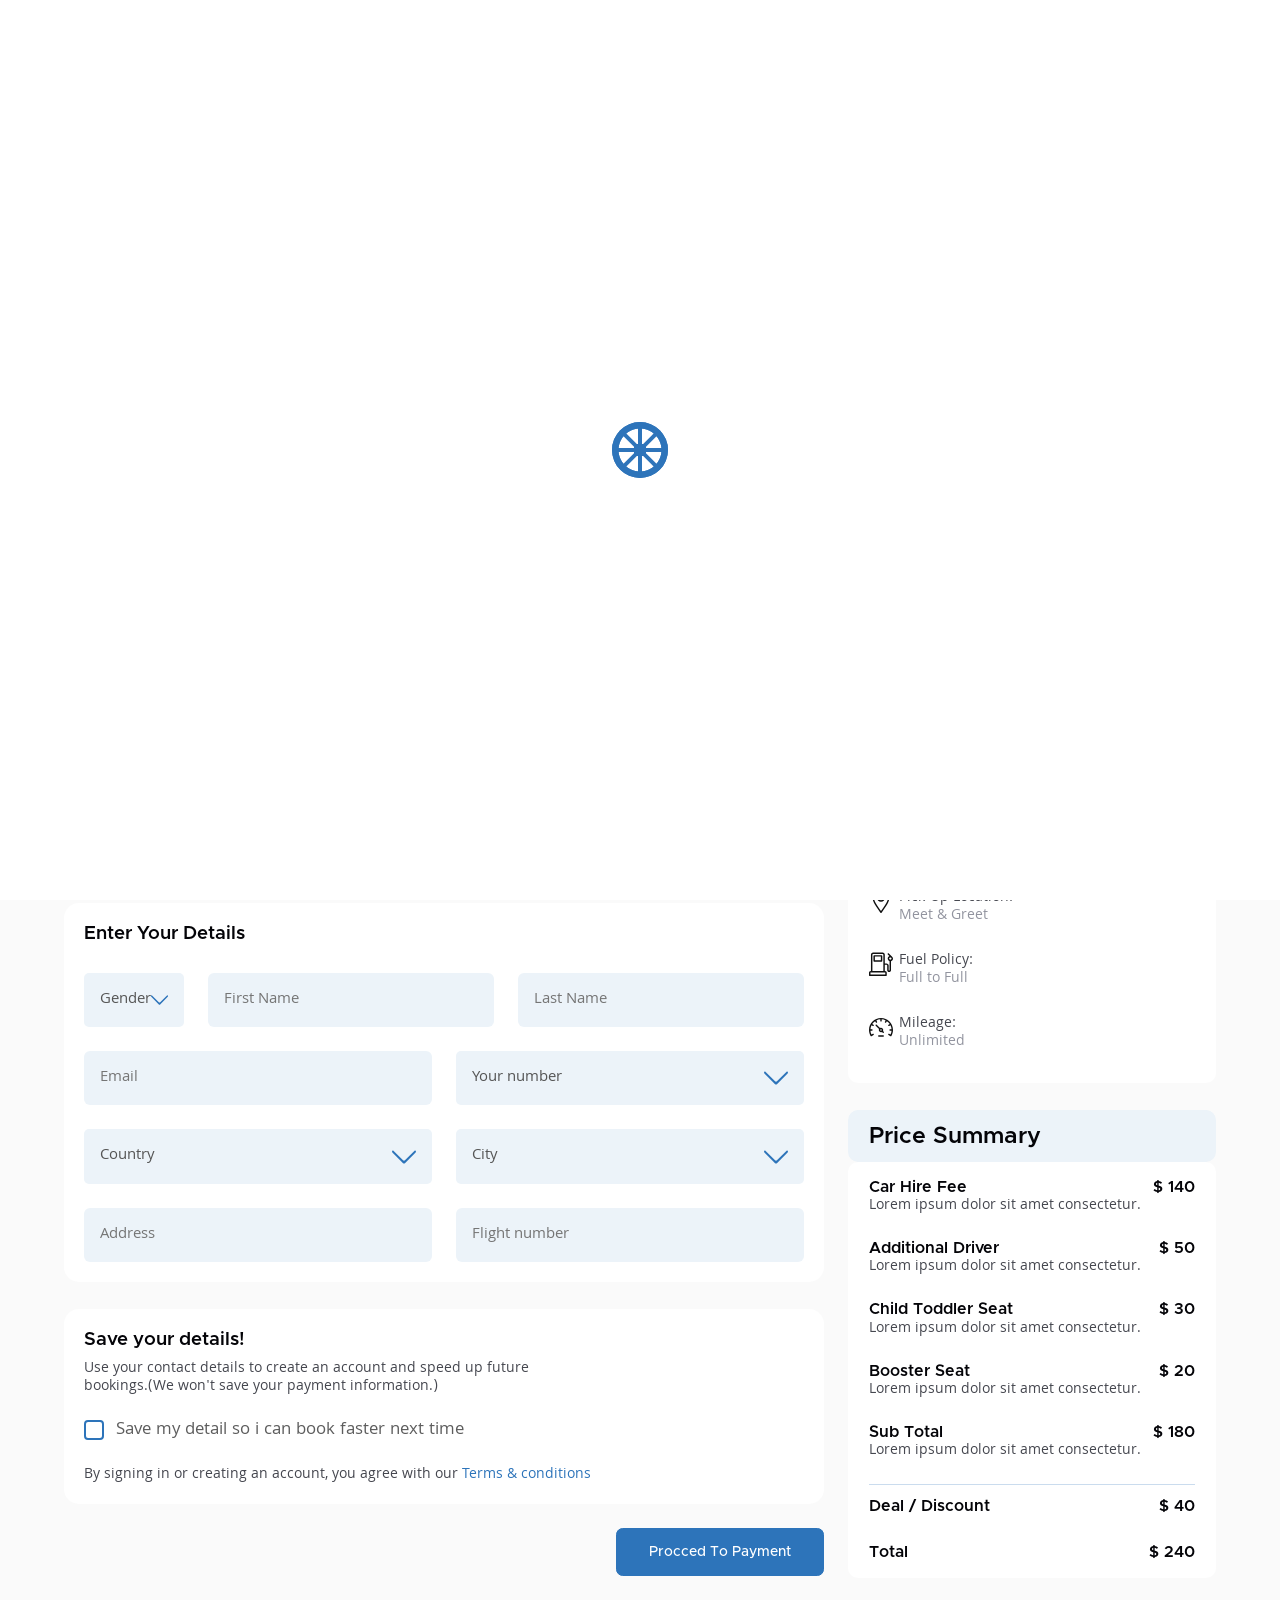
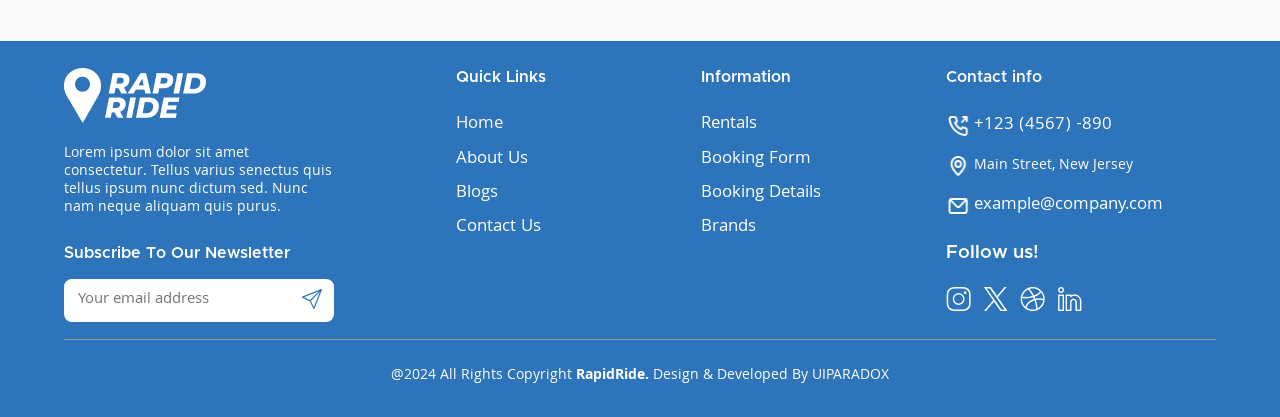
<file: html/book-now.html>
<!DOCTYPE html>
<html lang="en">

<head>
    <meta charset="UTF-8">
    <meta http-equiv="X-UA-Compatible" content="IE=edge">
    <meta name="viewport" content="width=device-width, initial-scale=1, shrink-to-fit=no">
    <meta name="description" content="Teach Me || E-Learning HTML Template">

    <title>Car rental</title>

    <!-- Favicon -->
    <link rel="shortcut icon" type="image/x-icon" href="assets/media/user/wk.jpg">

    <!-- All CSS files -->
    <link rel="stylesheet" href="assets/css/vendor/font-awesome.css">
    <link rel="stylesheet" href="assets/css/vendor/bootstrap.min.css">
    <link rel="stylesheet" href="assets/css/vendor/slick.css">
    <link rel="stylesheet" href="assets/css/vendor/slick-theme.css">
    <link rel="stylesheet" href="assets/css/vendor/ion.rangeSlider.css">
    <link rel="stylesheet" href="assets/css/vendor/smoothScorllbar.css">
    <link rel="stylesheet" href="assets/css/app.css">

</head>

<body class="x-hidden">

    <!-- PRELOADER START -->
    <div id="preloader">
        <div class="spinner"></div>

        <div id="content"></div>
    </div>

    <!-- PRELOADER END -->

    <!-- Main Wrapper Start -->

    <!-- HEADER MENU START -->
    <header class="header my-40">
        <div class="container-fluid">
            <nav class="navigation d-flex align-items-center justify-content-between">
                <a href="index.html" class="logo">
                    <h2>White Knight</h2>
                    <h2>Vehicle Rental</h2>
                    <img src="assets/media/user/silueta_con_fondo_blanco.png" alt="/logo" class="header-logo" style="width: 100px;">

                </a>


                <style>
                    .logo h2 {
                        font-family: 'Haarlem Sans';
                        font-size: 24px;
                        /* Ajusta el tamaño del texto */
                        font-weight: bold;
                        /* Opcional, si deseas que el texto sea en negritas */
                        color: #333;
                        /* Ajusta el color del texto */
                        margin: 0;
                        /* Elimina márgenes adicionales */
                        padding: 0;
                        /* Elimina rellenos adicionales */
                        text-transform: uppercase;
                        /* Opcional, para poner todo en mayúsculas */
                    }
                </style>
                <div class="menu-button-right">
                    <div class="main-menu__nav">
                        <ul class="main-menu__list">
                            <li>
                                <a href="index.html">Home</a>
                            </li>
                            <li>
                                <a href="about.html">About us</a>
                            </li>
                            <li class="dropdown">
                                <a href="javascript:void(0);">Rental</a>
                                <ul>
                                    <li><a href="rental.html">Rental</a></li>
                                    <li><a href="rental-sidebar.html">Rental sidebar</a></li>
                                    <li><a href="vehicle-details.html">Vehicle details</a></li>
                                </ul>
                            </li>
                            <li class="dropdown">
                                <a href="javascript:void(0);">Booking</a>
                                <ul>
                                    <li><a href="booking.html">Booking</a></li>
                                    <li><a href="book-now.html">Book now</a></li>
                                </ul>
                            </li>
                            <li class="dropdown">
                                <a href="javascript:void(0);">Blogs</a>
                                <ul>
                                    <li><a href="blogs.html">Blogs</a></li>
                                    <li><a href="blogs-details.html">Blogs details</a></li>
                                </ul>
                            </li>
                            <li>
                                <a href="contact.html">Contact us</a>
                            </li>
                        </ul>
                    </div>
                </div>
                <div class="main-menu__right">
                    <div class="search-heart-icon d-md-flex d-none align-items-center gap-24">
                        <a href="book-now.html" class="cus-btn">
                            <span class="btn-text">
                                Book now
                                <svg xmlns="http://www.w3.org/2000/svg" width="25" height="24" viewBox="0 0 25 24"
                                    fill="none">
                                    <path
                                        d="M18.0098 6.62C17.9083 6.37565 17.7141 6.18147 17.4698 6.08C17.3496 6.02876 17.2205 6.00158 17.0898 6H7.08978C6.82457 6 6.57021 6.10536 6.38268 6.29289C6.19514 6.48043 6.08978 6.73478 6.08978 7C6.08978 7.26522 6.19514 7.51957 6.38268 7.70711C6.57021 7.89464 6.82457 8 7.08978 8H14.6798L6.37978 16.29C6.28605 16.383 6.21166 16.4936 6.16089 16.6154C6.11012 16.7373 6.08398 16.868 6.08398 17C6.08398 17.132 6.11012 17.2627 6.16089 17.3846C6.21166 17.5064 6.28605 17.617 6.37978 17.71C6.47275 17.8037 6.58335 17.8781 6.70521 17.9289C6.82707 17.9797 6.95777 18.0058 7.08978 18.0058C7.22179 18.0058 7.3525 17.9797 7.47436 17.9289C7.59622 17.8781 7.70682 17.8037 7.79978 17.71L16.0898 9.41V17C16.0898 17.2652 16.1951 17.5196 16.3827 17.7071C16.5702 17.8946 16.8246 18 17.0898 18C17.355 18 17.6094 17.8946 17.7969 17.7071C17.9844 17.5196 18.0898 17.2652 18.0898 17V7C18.0882 6.86932 18.061 6.74022 18.0098 6.62Z" />
                                </svg>
                            </span>
                            <span>
                                Book now
                                <svg xmlns="http://www.w3.org/2000/svg" width="25" height="24" viewBox="0 0 25 24"
                                    fill="none">
                                    <path
                                        d="M18.0098 6.62C17.9083 6.37565 17.7141 6.18147 17.4698 6.08C17.3496 6.02876 17.2205 6.00158 17.0898 6H7.08978C6.82457 6 6.57021 6.10536 6.38268 6.29289C6.19514 6.48043 6.08978 6.73478 6.08978 7C6.08978 7.26522 6.19514 7.51957 6.38268 7.70711C6.57021 7.89464 6.82457 8 7.08978 8H14.6798L6.37978 16.29C6.28605 16.383 6.21166 16.4936 6.16089 16.6154C6.11012 16.7373 6.08398 16.868 6.08398 17C6.08398 17.132 6.11012 17.2627 6.16089 17.3846C6.21166 17.5064 6.28605 17.617 6.37978 17.71C6.47275 17.8037 6.58335 17.8781 6.70521 17.9289C6.82707 17.9797 6.95777 18.0058 7.08978 18.0058C7.22179 18.0058 7.3525 17.9797 7.47436 17.9289C7.59622 17.8781 7.70682 17.8037 7.79978 17.71L16.0898 9.41V17C16.0898 17.2652 16.1951 17.5196 16.3827 17.7071C16.5702 17.8946 16.8246 18 17.0898 18C17.355 18 17.6094 17.8946 17.7969 17.7071C17.9844 17.5196 18.0898 17.2652 18.0898 17V7C18.0882 6.86932 18.061 6.74022 18.0098 6.62Z" />
                                </svg>
                            </span>
                        </a>
                    </div>
                    <a href="#" class="d-xl-none d-flex main-menu__toggler mobile-nav__toggler">
                        <i class="fa-light fa-bars"></i>
                    </a>
                </div>
            </nav>
        </div>
    </header>
    <!-- HEADER MENU END -->

    <!-- About-area start -->
    <section class="title-banner-2">
        <div class="txt">
            <h2 class="white text-center">Booking</h2>
            <div class="txt-block text-center white">
                <a href="index.html">Home</a>
                <i class="fa-solid fa-greater-than"></i>
                <a href="about.html">Booking</a>
            </div>
        </div>
    </section>
    <!-- About-area start  end -->
    <section class="booking-2 py-80">
        <div class="container-fluid">
            <div class="row">
                <div class="col-lg-8">
                    <div class="stepone">
                        <div class="booking-card">
                            <div class="booking-box bg-quant d-flex">
                                <p>
                                    <span class="h6 fw-700 black-2">Extras -</span>
                                    Paid for On Pick-up
                                </p>
                            </div>
                            <div class="justify-content-between">
                                <div class="booking-box-2 bg-ter">
                                    <p class="mb-24">Lorem ipsum dolor sit amet consectetur. Enim pretium nunc cras nunc
                                        convallis
                                        ut. Iaculis
                                        pretium ultrices magna sed diam ut quis ultrices. Nulla leo ut purus sed ornare
                                        etiam ipsum
                                        feugiat placerat aliquam ipsum.</p>
                                    <div class="d-flex justify-content-between flex-md-row flex-column mb-32">
                                        <div class="d-flex gap-32">
                                            <svg xmlns="http://www.w3.org/2000/svg" width="32" height="32"
                                                viewBox="0 0 32 32" fill="none">
                                                <path
                                                    d="M29.1145 23.1921C26.3366 19.3989 22.8741 18.5198 21.0467 17.9427V16.6012C22.2778 15.3816 23.0418 13.6904 23.0418 11.8238C23.0418 11.103 23.0418 5.40725 23.0418 4.6895C23.0418 2.10369 20.9381 0 18.3524 0H14.2937C11.708 0 9.60431 2.10369 9.60431 4.68944C9.60431 5.40719 9.60431 11.1029 9.60431 11.8237C9.60431 13.6609 10.3445 15.3282 11.5417 16.5431V17.9806C9.83731 18.5189 6.37106 19.4002 3.59418 23.1921C1.91075 25.4908 1.021 28.2123 1.021 31.0625C1.021 31.5802 1.44075 32 1.9585 32H30.7502C31.2679 32 31.6877 31.5802 31.6877 31.0625C31.6876 28.2123 30.7979 25.4908 29.1145 23.1921ZM19.1716 18.3558L16.4723 22.5807C16.3573 22.5735 16.2751 22.5736 16.1543 22.5823L13.4167 18.3888V17.8862C15.2292 18.7603 17.3505 18.7701 19.1716 17.9133V18.3558ZM12.1254 9.51112C11.3633 7.068 11.4976 7.49794 11.4793 7.44088V7.09919H21.1668V7.43019C21.1467 7.49044 21.2899 7.04962 20.4916 9.51125C15.9779 8.84675 16.7046 8.83687 12.1254 9.51112ZM11.4793 4.68944C11.4793 3.13756 12.7419 1.875 14.2937 1.875H18.3524C19.9042 1.875 21.1668 3.13756 21.1668 4.68944V5.22419H11.4793V4.68944ZM11.4793 11.3149C11.6744 11.3842 11.8706 11.4142 12.0035 11.4142C12.1014 11.4142 11.8856 11.4416 14.9795 10.9861C16.6181 10.7451 17.5102 10.9675 20.4761 11.4041C20.6938 11.4362 20.9624 11.3811 21.1668 11.3044V11.8237C21.1668 14.4979 18.9939 16.6735 16.3231 16.6735C13.6637 16.6735 11.4793 14.5085 11.4793 11.8237V11.3149ZM12.0831 19.776L14.4897 23.4623C13.1373 25.161 14.6427 27.6571 16.7919 27.2188V28.1011C16.7919 28.6188 17.2116 29.0386 17.7294 29.0386C18.2471 29.0386 18.6669 28.6188 18.6669 28.1011V24.9207C18.6669 24.3626 18.4707 23.8497 18.1442 23.4466L20.5122 19.7402C21.8857 20.1739 22.6127 20.3668 23.6877 20.9271V30.125H9.021V20.9271C10.0952 20.3673 10.8404 20.1684 12.0831 19.776ZM7.146 22.1518V30.125H2.93362C3.19 26.9439 4.7415 24.085 7.146 22.1518ZM25.5626 30.125V22.1518C27.9671 24.085 29.5186 26.9439 29.775 30.125H25.5626Z"
                                                    fill="#2D74BA" />
                                            </svg>
                                            <div class="block">
                                                <p class="color-primary fw-600">
                                                    <span class="h6 fw-700">Additional Driver -</span>
                                                    $ 50 per hire
                                                </p>
                                                <p class="mb-8">Lorem ipsum dolor sit amet consectetur ut gravida netus
                                                    consequat.</p>
                                            </div>
                                        </div>
                                        <div class="quantity-wrap mb-8">
                                            <input class="decrement" type="button" value="-">
                                            <input type="text" name="quantity" value="1" maxlength="2" size="1"
                                                class="number">
                                            <input class="increment" type="button" value="+">
                                        </div>
                                    </div>
                                    <div class="d-flex justify-content-between flex-md-row flex-column mb-32">
                                        <div class="d-flex gap-32">
                                            <svg xmlns="http://www.w3.org/2000/svg" width="32" height="32"
                                                viewBox="0 0 32 32" fill="none">
                                                <g clip-path="url(#clip0_788_623)">
                                                    <path
                                                        d="M25.9675 18.4433V9.40403C25.9675 7.73387 24.7368 6.34569 23.1347 6.09887C23.4087 5.59594 23.5647 5.01977 23.5647 4.40771V3.5454C23.5647 1.59057 21.9741 0 20.0193 0H11.9807C10.0259 0 8.43529 1.59057 8.43529 3.5454V4.40771C8.43529 5.01977 8.5913 5.59594 8.86522 6.09887C7.26318 6.34569 6.03222 7.73387 6.03222 9.40403V18.4433C4.63476 19.0332 3.65137 20.4174 3.65137 22.0273V27.0698C3.65137 29.7883 5.86303 31.9999 8.58178 31.9999H23.4182C26.1369 31.9999 28.3486 29.7883 28.3486 27.0698V22.0273C28.3486 20.4174 27.3652 19.0332 25.9675 18.4433ZM23.4182 30.1064H8.58178C6.90722 30.1064 5.54492 28.7441 5.54492 27.0698V22.0271C5.54492 20.9274 6.43945 20.0327 7.5393 20.0327H8.43554V25.4128C8.43554 25.9357 8.85936 26.3596 9.38207 26.3596H22.6179C23.1408 26.3596 23.5647 25.9357 23.5647 25.4128V20.0327H24.4609C25.5605 20.0327 26.4553 20.9274 26.4553 22.0271V27.0698C26.455 28.7441 25.0927 30.1064 23.4182 30.1064ZM14.248 17.4338C14.7488 17.7719 15.3515 17.9697 15.9997 17.9697C16.6479 17.9697 17.2509 17.7719 17.7517 17.4338L21.6711 20.8149V21.5376C20.8354 20.8833 19.7844 20.4914 18.643 20.4914H13.3567C12.2153 20.4914 11.1645 20.883 10.3286 21.5376V20.8149L14.248 17.4338ZM15.9997 16.0761C15.3139 16.0761 14.7558 15.518 14.7558 14.832C14.7558 14.1462 15.3139 13.5881 15.9997 13.5881C16.6858 13.5881 17.2439 14.1462 17.2439 14.832C17.2439 15.518 16.6858 16.0761 15.9997 16.0761ZM17.5354 12.0976C17.081 11.8415 16.5573 11.6946 15.9997 11.6946C15.4424 11.6946 14.9187 11.8413 14.4646 12.0974L9.66039 7.95311H22.3396L17.5354 12.0976ZM13.3567 22.385H18.6433C19.9824 22.385 21.1213 23.2587 21.5195 24.466H10.4805C10.8789 23.2587 12.0176 22.385 13.3567 22.385ZM24.0742 9.40403V18.1394H22.6179C22.3191 18.1394 22.0532 18.2778 21.8796 18.4939L18.9306 15.9499C19.0637 15.6025 19.1372 15.2258 19.1372 14.832C19.1372 14.3484 19.0271 13.8901 18.8308 13.4807L24.018 9.00584C24.0544 9.13255 24.0742 9.26585 24.0742 9.40403ZM13.1689 13.4804C12.9724 13.8899 12.8623 14.3484 12.8623 14.832C12.8623 15.2258 12.936 15.6028 13.0691 15.9504L10.1201 18.4941C9.94676 18.278 9.68065 18.1394 9.38207 18.1394H7.92577V9.40403C7.92577 9.26585 7.94555 9.13255 7.98168 9.00584L13.1689 13.4804ZM10.3288 3.5454C10.3288 2.63452 11.0698 1.89355 11.9807 1.89355H20.019C20.9299 1.89355 21.6711 2.63452 21.6711 3.5454V4.40771C21.6711 5.31859 20.9299 6.0598 20.019 6.0598H11.9807C11.0698 6.0598 10.3288 5.31859 10.3288 4.40771V3.5454Z"
                                                        fill="#2D74BA" />
                                                </g>
                                                <defs>
                                                    <clipPath id="clip0_788_623">
                                                        <rect width="32" height="32" fill="white" />
                                                    </clipPath>
                                                </defs>
                                            </svg>
                                            <div class="block">
                                                <p class="color-primary fw-600">
                                                    <span class="h6 fw-700">Child Toddler Seat -</span>
                                                    $ 20 per hire
                                                </p>
                                                <p class="mb-8"> Lorem ipsum dolor sit amet consectetur. Ut gravida
                                                    netus
                                                    consequat nisl amet viverra faucibus. Morbi.</p>
                                            </div>
                                        </div>
                                        <div class="quantity-wrap mb-8">
                                            <input class="decrement" type="button" value="-">
                                            <input type="text" name="quantity" value="1" maxlength="2" size="1"
                                                class="number">
                                            <input class="increment" type="button" value="+">
                                        </div>
                                    </div>
                                    <div class="d-flex justify-content-between flex-md-row flex-column mb-32">
                                        <div class="d-flex gap-32">
                                            <svg xmlns="http://www.w3.org/2000/svg" width="32" height="32"
                                                viewBox="0 0 32 32" fill="none">
                                                <path
                                                    d="M27.542 24.6816C27.153 23.8033 26.4453 23.1289 25.5491 22.7829C25.1163 22.6158 24.6673 22.5375 24.2243 22.5411V17.0241C24.2243 15.8674 24.5424 14.734 25.1443 13.7463C25.6065 12.9878 25.8509 12.1173 25.8509 11.2291C25.8509 9.7145 25.1275 8.26781 23.9159 7.35906C23.326 6.91663 22.867 6.32187 22.5885 5.63912L21.9078 3.97062C20.9241 1.55856 18.6052 0 16.0001 0C13.3951 0 11.0762 1.55856 10.0923 3.97062L9.41172 5.63906C9.13322 6.32181 8.67422 6.91656 8.08429 7.359C6.87266 8.26775 6.14929 9.7145 6.14929 11.229C6.14929 12.1173 6.3936 12.9878 6.85585 13.7463C7.45772 14.734 7.77591 15.8674 7.77591 17.0241V22.5411C7.33285 22.5375 6.88379 22.6158 6.45104 22.7829C5.55491 23.1289 4.8471 23.8032 4.45816 24.6816C4.06916 25.5599 4.04554 26.5372 4.3916 27.4333L4.87879 28.6951C5.2561 29.6722 5.91216 30.5018 6.77597 31.0943C7.63979 31.6869 8.6501 32 9.69754 32H22.3027C23.3502 32 24.3604 31.6869 25.2242 31.0944C26.088 30.502 26.7441 29.6724 27.1214 28.6952L27.6086 27.4334C27.9547 26.5373 27.931 25.56 27.542 24.6816ZM20.8523 6.34725C21.2591 7.34438 21.9294 8.21294 22.7909 8.859C23.5329 9.4155 23.9759 10.3015 23.9759 11.229C23.9759 11.773 23.8262 12.306 23.5432 12.7706C22.7622 14.0523 22.3493 15.5232 22.3493 17.0241V23.0872C21.9569 23.3321 21.607 23.6551 21.3256 24.0497L20.9317 24.602H20.4743V21.4893C20.4743 16.0504 20.2368 10.5454 19.7684 5.12744L19.648 3.73469C19.8561 4.02281 20.033 4.3385 20.1718 4.67869L20.8523 6.34725ZM13.6563 11.7158H18.3439C18.3966 12.7304 18.4412 13.7458 18.4776 14.7612H13.5227C13.559 13.7458 13.6036 12.7304 13.6563 11.7158ZM13.4645 16.6362H18.5357C18.5621 17.6524 18.5802 18.6678 18.59 19.6816H13.4102C13.42 18.6678 13.4382 17.6524 13.4645 16.6362ZM18.0237 6.79544C18.103 7.80837 18.1741 8.82381 18.2371 9.84081H13.7632C13.8262 8.82381 13.8973 7.80837 13.9765 6.79544H18.0237ZM13.4009 21.5566H18.5992V24.602H13.4009V21.5566ZM16.0001 1.875C16.5707 1.875 17.1218 1.98106 17.6314 2.178L17.8685 4.92037H14.1317L14.3688 2.178C14.8784 1.98112 15.4295 1.875 16.0001 1.875ZM8.45704 12.7706C8.17397 12.306 8.02435 11.773 8.02435 11.229C8.02435 10.3015 8.46735 9.4155 9.20935 8.859C10.0708 8.21288 10.7412 7.34431 11.1479 6.34719L11.8285 4.67875C11.9672 4.33856 12.1442 4.02287 12.3523 3.73475L12.2319 5.12738C11.7635 10.5456 11.526 16.0506 11.526 21.4894V24.6019H11.0686L10.6747 24.0497C10.3933 23.6551 10.0433 23.3321 9.65103 23.0872V17.0241C9.65091 15.5232 9.2381 14.0523 8.45704 12.7706ZM25.8595 26.758L25.3723 28.0198C24.8861 29.2789 23.6524 30.125 22.3027 30.125H9.69754C8.34772 30.125 7.11416 29.279 6.62791 28.0198L6.14066 26.758C5.97504 26.3291 5.98635 25.8613 6.17254 25.4409C6.35872 25.0204 6.69747 24.6977 7.12641 24.532C7.32904 24.4538 7.53891 24.4162 7.74647 24.4162C8.29054 24.4162 8.81747 24.6749 9.14804 25.1384L10.1027 26.4769H21.8973L22.852 25.1384C23.3087 24.498 24.1399 24.2488 24.8736 24.532C25.3025 24.6976 25.6413 25.0204 25.8275 25.4408C26.0138 25.8613 26.0251 26.3291 25.8595 26.758Z"
                                                    fill="#2D74BA" />
                                            </svg>
                                            <div class="block">
                                                <p class="color-primary fw-600">
                                                    <span class="h6 fw-700">Booster Seat -</span>
                                                    $ 30 per hire
                                                </p>
                                                <p class="mb-8">Lorem ipsum dolor sit amet consectetur. </p>
                                            </div>
                                        </div>
                                        <div class="quantity-wrap">
                                            <input class="decrement" type="button" value="-">
                                            <input type="text" name="quantity" value="1" maxlength="2" size="1"
                                                class="number">
                                            <input class="increment" type="button" value="+">
                                        </div>
                                    </div>
                                </div>
                            </div>
                        </div>
                        <div class="booking-card-2 mt-32 py-40">
                            <h5 class="mb-32">Enter Your Details</h5>
                            <div class="form">
                                <div class="row row-gap-4">
                                    <div class="col-lg-2">
                                        <div class="drop-container">
                                            <div class="wrapper-dropdown white" id="dropdown-1">
                                                <span class="selected-display" id="destination-1">Gender</span>
                                                <svg xmlns="http://www.w3.org/2000/svg" width="24" height="14"
                                                    viewBox="0 0 24 14" fill="none">
                                                    <path fill-rule="evenodd" clip-rule="evenodd"
                                                        d="M23.6138 0.639329C23.3322 0.35775 22.8757 0.357755 22.5941 0.639341L12.9331 10.3008C12.4181 10.8158 11.5828 10.8158 11.0678 10.3008L1.40635 0.639866C1.12465 0.358175 0.667927 0.358182 0.38623 0.639879C-0.12874 1.15485 -0.12874 1.99023 0.38623 2.50521L11.0676 13.186C11.5826 13.701 12.418 13.701 12.9329 13.186L23.6138 2.50466C24.1287 1.98969 24.1287 1.1543 23.6138 0.639329Z"
                                                        fill="#2D74BA" />
                                                </svg>
                                                <ul class="topbar-dropdown ">
                                                    <li class="item">Male</li>
                                                    <li class="item">Female</li>
                                                </ul>
                                            </div>
                                        </div>
                                    </div>
                                    <div class="col-lg-5">
                                        <input type="text" id="name-01" placeholder="First Name" name="name-1">
                                    </div>
                                    <div class="col-lg-5">
                                        <input type="text" id="name-2" placeholder="Last Name" name="name-2">
                                    </div>
                                    <div class="col-lg-6">
                                        <input type="text" id="name-3" placeholder="Email" name="name-3">
                                    </div>
                                    <div class="col-lg-6">
                                        <div class="drop-container">
                                            <div class="wrapper-dropdown white" id="dropdown-2">
                                                <span class="selected-display" id="destination-2">Your number</span>
                                                <svg xmlns="http://www.w3.org/2000/svg" width="24" height="14"
                                                    viewBox="0 0 24 14" fill="none">
                                                    <path fill-rule="evenodd" clip-rule="evenodd"
                                                        d="M23.6138 0.639329C23.3322 0.35775 22.8757 0.357755 22.5941 0.639341L12.9331 10.3008C12.4181 10.8158 11.5828 10.8158 11.0678 10.3008L1.40635 0.639866C1.12465 0.358175 0.667927 0.358182 0.38623 0.639879C-0.12874 1.15485 -0.12874 1.99023 0.38623 2.50521L11.0676 13.186C11.5826 13.701 12.418 13.701 12.9329 13.186L23.6138 2.50466C24.1287 1.98969 24.1287 1.1543 23.6138 0.639329Z"
                                                        fill="#2D74BA" />
                                                </svg>
                                                <ul class="topbar-dropdown ">
                                                    <li class="item">0312555055</li>
                                                    <li class="item">0325885994</li>
                                                    <li class="item">0369694515</li>
                                                    <li class="item">0305346569</li>
                                                </ul>
                                            </div>
                                        </div>
                                    </div>
                                    <div class="col-lg-6">
                                        <div class="drop-container">
                                            <div class="wrapper-dropdown white" id="dropdown-3">
                                                <span class="selected-display" id="destination-3">Country</span>
                                                <svg xmlns="http://www.w3.org/2000/svg" width="24" height="14"
                                                    viewBox="0 0 24 14" fill="none">
                                                    <path fill-rule="evenodd" clip-rule="evenodd"
                                                        d="M23.6138 0.639329C23.3322 0.35775 22.8757 0.357755 22.5941 0.639341L12.9331 10.3008C12.4181 10.8158 11.5828 10.8158 11.0678 10.3008L1.40635 0.639866C1.12465 0.358175 0.667927 0.358182 0.38623 0.639879C-0.12874 1.15485 -0.12874 1.99023 0.38623 2.50521L11.0676 13.186C11.5826 13.701 12.418 13.701 12.9329 13.186L23.6138 2.50466C24.1287 1.98969 24.1287 1.1543 23.6138 0.639329Z"
                                                        fill="#2D74BA" />
                                                </svg>
                                                <ul class="topbar-dropdown ">
                                                    <li class="item">Pakistan</li>
                                                    <li class="item">India</li>
                                                    <li class="item">Spain</li>
                                                    <li class="item">Italy</li>
                                                </ul>
                                            </div>
                                        </div>
                                    </div>
                                    <div class="col-lg-6">
                                        <div class="drop-container">
                                            <div class="wrapper-dropdown white" id="dropdown-4">
                                                <span class="selected-display" id="destination-4">City</span>
                                                <svg xmlns="http://www.w3.org/2000/svg" width="24" height="14"
                                                    viewBox="0 0 24 14" fill="none">
                                                    <path fill-rule="evenodd" clip-rule="evenodd"
                                                        d="M23.6138 0.639329C23.3322 0.35775 22.8757 0.357755 22.5941 0.639341L12.9331 10.3008C12.4181 10.8158 11.5828 10.8158 11.0678 10.3008L1.40635 0.639866C1.12465 0.358175 0.667927 0.358182 0.38623 0.639879C-0.12874 1.15485 -0.12874 1.99023 0.38623 2.50521L11.0676 13.186C11.5826 13.701 12.418 13.701 12.9329 13.186L23.6138 2.50466C24.1287 1.98969 24.1287 1.1543 23.6138 0.639329Z"
                                                        fill="#2D74BA" />
                                                </svg>
                                                <ul class="topbar-dropdown ">
                                                    <li class="item">Faislabad</li>
                                                    <li class="item">Lahore</li>
                                                    <li class="item">sialkot</li>
                                                    <li class="item">bawalpur</li>
                                                </ul>
                                            </div>
                                        </div>
                                    </div>
                                    <div class="col-lg-6">
                                        <input type="text" id="name-6" placeholder="Address" name="name-2">
                                    </div>
                                    <div class="col-lg-6">
                                        <input type="text" id="name-15" placeholder="Flight number" name="name-3">
                                    </div>
                                </div>
                            </div>
                        </div>
                        <div class="booking-card-3 mt-32 py-40">
                            <h5 class="mb-8">Save your details!</h5>
                            <p class="mb-24">Use your contact details to create an account and speed up future<br>
                                bookings.(We won't save your payment information.)</p>
                            <div class="checkbox mb-24 d-flex gap-12">
                                <label class="material-checkbox ">
                                    <input type="checkbox">
                                    <span class="checkmark"></span>
                                    Save my detail so i can book faster next time
                                </label>
                            </div>
                            <p>By signing in or creating an account, you agree with our <span> Terms & conditions</span>
                            </p>
                        </div>
                        <div class="text-end mb-12">
                            <button type="button" class="cus-btn mt-24 bookingProcced">
                                <span class="btn-text">
                                    Procced to Payment
                                </span>
                                <span>
                                    Procced to Payment
                                </span>
                            </button>
                        </div>
                    </div>
                    <div class="steptwo">

                        <div class="booking-card-4 mt-32 bg-ter">
                            <h5 class="mb-24">When would you like to pay?</h5>
                            <div class="d-flex gap-12 mb-24">
                                <div>
                                    <input class="form-check-input" type="radio" name="flexRadioDefault1"
                                        id="flexRadioDefault1">
                                </div>
                                <div class="block">
                                    <h6>Pay Later</h6>
                                    <p class="fw-400">Lorem ipsum dolor sit amet consectetur. Orci elementum egestas
                                        blandit
                                        a. Elementum egestas urna.</p>
                                </div>
                            </div>
                            <div class="d-flex gap-12">
                                <div>
                                    <input class="form-check-input" type="radio" name="flexRadioDefault2"
                                        id="flexRadioDefault2">
                                </div>
                                <div class="block">
                                    <h6>Pay Now</h6>
                                    <p class="fw-400">Lorem ipsum dolor sit amet consectetur. Orci elementum egestas
                                        blandit
                                        a. Elementum egestas urna.</p>
                                </div>
                            </div>
                        </div>
                        <form method="post" class="car-booking-form">
                            <div class="booking-card-5 mt-24 bg-ter">
                                <h5 class="mb-24">How would you like to pay?</h5>
                                <div class="row row-gap-3">
                                    <div class="col-lg-6">
                                        <div class="card">
                                            <div class="d-flex gap-12 align-items-center justify-content-center">
                                                <svg xmlns="http://www.w3.org/2000/svg" width="64" height="64"
                                                    viewBox="0 0 64 64" fill="none">
                                                    <path
                                                        d="M58.125 10.125H5.875C2.6355 10.125 0 12.7605 0 16V48C0 51.2395 2.6355 53.875 5.875 53.875H58.125C61.3645 53.875 64 51.2395 64 48V16C64 12.7605 61.3645 10.125 58.125 10.125ZM3.75 21.875H60.25V26.125H3.75V21.875ZM5.875 13.875H58.125C59.2967 13.875 60.25 14.8282 60.25 16V18.125H3.75V16C3.75 14.8282 4.70325 13.875 5.875 13.875ZM58.125 50.125H5.875C4.70325 50.125 3.75 49.1717 3.75 48V29.875H60.25V48C60.25 49.1717 59.2967 50.125 58.125 50.125Z"
                                                        fill="white" />
                                                    <path
                                                        d="M55 35.125H43C41.9645 35.125 41.125 35.9645 41.125 37V45C41.125 46.0355 41.9645 46.875 43 46.875H55C56.0355 46.875 56.875 46.0355 56.875 45V37C56.875 35.9645 56.0355 35.125 55 35.125ZM53.125 43.125H44.875V38.875H53.125V43.125Z"
                                                        fill="white" />
                                                    <path
                                                        d="M9 39.875H14C15.0355 39.875 15.875 39.0355 15.875 38C15.875 36.9645 15.0355 36.125 14 36.125H9C7.9645 36.125 7.125 36.9645 7.125 38C7.125 39.0355 7.9645 39.875 9 39.875Z"
                                                        fill="white" />
                                                    <path
                                                        d="M18 43.125H9C7.9645 43.125 7.125 43.9645 7.125 45C7.125 46.0355 7.9645 46.875 9 46.875H18C19.0355 46.875 19.875 46.0355 19.875 45C19.875 43.9645 19.0355 43.125 18 43.125Z"
                                                        fill="white" />
                                                </svg>
                                                <h5>New Card</h5>
                                            </div>
                                        </div>
                                    </div>
                                    <div class="col-lg-6">
                                        <div class="card ">
                                            <div class="d-flex gap-12 align-items-center justify-content-center">
                                                <svg xmlns="http://www.w3.org/2000/svg" width="64" height="64"
                                                    viewBox="0 0 64 64" fill="none">
                                                    <path
                                                        d="M30.2499 31.6823V39.1198H27.8512V20.7261H34.0899C35.6087 20.7261 37.0474 21.2848 38.1687 22.3248C39.2887 23.2836 39.8487 24.7236 39.8487 26.2436C39.8487 27.7636 39.2899 29.1223 38.1687 30.1623C37.0487 31.2023 35.6899 31.7611 34.0899 31.7611L30.2499 31.6823ZM30.2499 22.9648V29.3636H34.2499C35.1299 29.3636 36.0099 29.0423 36.5699 28.4048C37.8499 27.2061 37.8499 25.2061 36.6487 24.0061L36.5699 23.9248C35.9299 23.2848 35.1299 22.8848 34.2499 22.9661H30.2499V22.9648Z"
                                                        fill="#5D5D5D" />
                                                    <path
                                                        d="M45.3663 26.165C47.1263 26.165 48.485 26.6438 49.525 27.605C50.565 28.5638 51.0438 29.8438 51.0438 31.4438V39.1225H48.805V37.3625H48.7263C47.7675 38.8025 46.4063 39.5225 44.8075 39.5225C43.4488 39.5225 42.2475 39.1225 41.2888 38.3238C40.4088 37.5238 39.8488 36.4038 39.8488 35.205C39.8488 33.925 40.3288 32.8875 41.2888 32.0863C42.2475 31.2863 43.6063 30.9663 45.2075 30.9663C46.6475 30.9663 47.7675 31.2063 48.6463 31.7663V31.2075C48.6463 30.4075 48.3275 29.6088 47.6875 29.1275C47.0475 28.5688 46.2475 28.2475 45.3675 28.2475C44.0088 28.2475 42.9688 28.8063 42.2488 29.9275L40.1688 28.6475C41.4475 26.9638 43.1275 26.165 45.3663 26.165ZM42.3275 35.2813C42.3275 35.9213 42.6463 36.48 43.1275 36.8C43.6863 37.2 44.3263 37.44 44.9663 37.44C45.925 37.44 46.8863 37.04 47.605 36.3213C48.405 35.6 48.8038 34.7225 48.8038 33.7613C48.085 33.2025 47.0438 32.8813 45.685 32.8813C44.7263 32.8813 43.925 33.1213 43.2863 33.6C42.6463 34.0013 42.3275 34.5613 42.3275 35.2813Z"
                                                        fill="#5D5D5D" />
                                                    <path
                                                        d="M64 26.5649L56.0837 44.7174H53.6825L56.6425 38.3999L51.4437 26.6437H54.0037L57.7612 35.6799H57.8412L61.52 26.6437H64V26.5649Z"
                                                        fill="#5D5D5D" />
                                                    <path
                                                        d="M20.735 30.0838C20.735 29.3626 20.6537 28.6438 20.575 27.9238H10.5787V32.0026H16.2562C16.0162 33.2826 15.2975 34.4813 14.1762 35.2013V37.8401H17.615C19.6137 36.0013 20.735 33.2813 20.735 30.0838Z"
                                                        fill="#2D74BA" />
                                                    <path
                                                        d="M10.5763 40.3988C13.455 40.3988 15.8538 39.4401 17.615 37.8388L14.1763 35.2001C13.2175 35.8401 12.0163 36.2401 10.5788 36.2401C7.85876 36.2401 5.46001 34.4013 4.66126 31.8413H1.14001V34.5613C2.97876 38.1601 6.57876 40.3988 10.5763 40.3988Z"
                                                        fill="#34A853" />
                                                    <path
                                                        d="M4.65875 31.8422C4.17875 30.5622 4.17875 29.1222 4.65875 27.7635V25.0435H1.14C-0.38 28.0035 -0.38 31.5222 1.14 34.561L4.65875 31.8422Z"
                                                        fill="#FBBC04" />
                                                    <path
                                                        d="M10.5762 23.4449C12.0962 23.4449 13.5362 24.0037 14.655 25.0437L17.695 22.0049C15.775 20.2462 13.2162 19.2062 10.6562 19.2849C6.65622 19.2849 2.97997 21.5237 1.21997 25.1237L4.73872 27.8412C5.45872 25.2849 7.85747 23.4449 10.5762 23.4449Z"
                                                        fill="#EA4335" />
                                                </svg>
                                                <h5>Google Pay</h5>
                                            </div>
                                        </div>
                                    </div>
                                    <div class="col-lg-6">
                                        <input type="text" id="name" required placeholder="Card holder’s Name" name="name">
                                    </div>
                                    <div class="col-lg-6">
                                        <input type="number" id="cardNumber" required placeholder="Card Number" name="numberCard">
                                    </div>
                                    <div class="col-lg-6">
                                        <input type="text" id="name-10" required placeholder="Expiry Date" name="name-6">
                                    </div>
                                    <div class="col-lg-6">
                                        <input type="text" id="name-7" required placeholder="CVC" name="name-7">
                                    </div>
                                </div>
                            </div>
                            <div class="text-end">
                                <button type="submit" class="cus-btn mt-24 mb-16">
                                    <span class="btn-text">
                                        Complete Booking
                                    </span>
                                    <span>
                                        Complete Booking
                                    </span>
                                </button>
                            </div>
                            <div id="message" class="alert-msg"></div>
                        </form>
                    </div>
                </div>
                <div class="col-lg-4">
                    <div class="side-bar">
                        <div class="vehicle-details bg-quant">
                            <h5>Car Detail</h5>
                        </div>
                        <div class="vehicle-details-2 bg-ter">
                            <h6>Audi A6</h6>
                            <p class="mb-24">Hyundai Accentor similar</p>
                            <div class="d-flex justify-content-between flex-xl-row flex-column flex-end mb-24">
                                <img src="assets/media/cars/Car-image.png" alt="Car">
                                <div class="icons gap-8 d-flex align-items-end">
                                    <div class="d-flex align-items-center gap-4">
                                        <svg xmlns="http://www.w3.org/2000/svg" width="24" height="24"
                                            viewBox="0 0 24 24" fill="none">
                                            <path
                                                d="M22.0005 9.67015C21.9373 9.48723 21.8224 9.32657 21.6698 9.20765C21.5171 9.08872 21.3333 9.01664 21.1405 9.00014L15.4505 8.17015L12.9005 3.00015C12.8186 2.83107 12.6907 2.68849 12.5316 2.58872C12.3724 2.48895 12.1883 2.43604 12.0005 2.43604C11.8126 2.43604 11.6286 2.48895 11.4694 2.58872C11.3102 2.68849 11.1824 2.83107 11.1005 3.00015L8.55047 8.16014L2.86047 9.00014C2.67539 9.02645 2.50139 9.10411 2.35822 9.2243C2.21504 9.3445 2.10843 9.50242 2.05047 9.68015C1.99741 9.85382 1.99265 10.0387 2.03669 10.2148C2.08074 10.391 2.17192 10.5519 2.30047 10.6801L6.43047 14.6801L5.43047 20.3601C5.39477 20.5476 5.41346 20.7414 5.48434 20.9186C5.55522 21.0958 5.67532 21.249 5.83047 21.3601C5.98168 21.4683 6.16004 21.5321 6.34551 21.5444C6.53099 21.5568 6.71624 21.5172 6.88047 21.4301L12.0005 18.7601L17.1005 21.4401C17.2408 21.5193 17.3993 21.5607 17.5605 21.5601C17.7723 21.5609 17.9789 21.4944 18.1505 21.3701C18.3056 21.259 18.4257 21.1058 18.4966 20.9286C18.5675 20.7514 18.5862 20.5576 18.5505 20.3701L17.5505 14.6901L21.6805 10.6901C21.8248 10.5678 21.9316 10.407 21.9882 10.2265C22.0448 10.0459 22.0491 9.85302 22.0005 9.67015ZM15.8505 13.6701C15.7332 13.7836 15.6454 13.924 15.5949 14.0791C15.5444 14.2343 15.5325 14.3994 15.5605 14.5601L16.2805 18.7501L12.5205 16.7501C12.3758 16.6731 12.2144 16.6328 12.0505 16.6328C11.8865 16.6328 11.7251 16.6731 11.5805 16.7501L7.82047 18.7501L8.54047 14.5601C8.5684 14.3994 8.55658 14.2343 8.50603 14.0791C8.45548 13.924 8.36774 13.7836 8.25047 13.6701L5.25047 10.6701L9.46047 10.0601C9.62246 10.0376 9.77646 9.97569 9.90896 9.8798C10.0415 9.78391 10.1484 9.65698 10.2205 9.51015L12.0005 5.70015L13.8805 9.52015C13.9525 9.66698 14.0595 9.79391 14.192 9.8898C14.3245 9.98569 14.4785 10.0476 14.6405 10.0701L18.8505 10.6801L15.8505 13.6701Z"
                                                fill="#0F0F0F" />
                                        </svg>
                                        <h5 class="gap-8">4.8</h5>
                                    </div>
                                    <div class="d-flex align-items-center gap-4">
                                        <svg xmlns="http://www.w3.org/2000/svg" width="24" height="24"
                                            viewBox="0 0 24 24" fill="none">
                                            <path
                                                d="M6.62 13.0798C6.4959 13.1247 6.3832 13.1964 6.28989 13.2897C6.19657 13.383 6.12491 13.4957 6.08 13.6198C6.00726 13.8016 5.98945 14.0006 6.02879 14.1924C6.06812 14.3841 6.16287 14.5601 6.30128 14.6985C6.43969 14.837 6.61569 14.9317 6.80744 14.971C6.99919 15.0104 7.19827 14.9926 7.38 14.9198C7.50119 14.8692 7.6128 14.7982 7.71 14.7098C7.79833 14.6126 7.86936 14.501 7.92 14.3798C7.97598 14.2611 8.00338 14.131 8 13.9998C7.99632 13.7351 7.89273 13.4815 7.71 13.2898C7.56938 13.1511 7.3908 13.0571 7.19681 13.0197C7.00282 12.9823 6.80211 13.0032 6.62 13.0798ZM19.76 9.07983L18.4 5.04983C18.1926 4.46306 17.8077 3.95533 17.2989 3.59699C16.7901 3.23865 16.1824 3.04743 15.56 3.04983H8.44C7.81764 3.04743 7.20995 3.23865 6.7011 3.59699C6.19225 3.95533 5.80745 4.46306 5.6 5.04983L4.24 9.10983C3.60033 9.27734 3.03392 9.65149 2.62883 10.1741C2.22374 10.6968 2.00268 11.3386 2 11.9998V15.9998C2.00174 16.6188 2.19488 17.222 2.55294 17.7269C2.911 18.2318 3.41645 18.6135 4 18.8198V19.9998C4 20.265 4.10536 20.5194 4.29289 20.7069C4.48043 20.8945 4.73478 20.9998 5 20.9998C5.26522 20.9998 5.51957 20.8945 5.70711 20.7069C5.89464 20.5194 6 20.265 6 19.9998V18.9998H18V19.9998C18 20.265 18.1054 20.5194 18.2929 20.7069C18.4804 20.8945 18.7348 20.9998 19 20.9998C19.2652 20.9998 19.5196 20.8945 19.7071 20.7069C19.8946 20.5194 20 20.265 20 19.9998V18.8198C20.5835 18.6135 21.089 18.2318 21.4471 17.7269C21.8051 17.222 21.9983 16.6188 22 15.9998V11.9998C21.9973 11.3386 21.7763 10.6968 21.3712 10.1741C20.9661 9.65149 20.3997 9.27734 19.76 9.10983V9.07983ZM7.49 5.67983C7.55709 5.48121 7.6849 5.30869 7.85537 5.18667C8.02584 5.06465 8.23036 4.99929 8.44 4.99983H15.56C15.7781 4.98845 15.9939 5.04875 16.1744 5.17154C16.355 5.29433 16.4904 5.47285 16.56 5.67983L17.61 8.99983H6.39L7.49 5.67983ZM20 15.9998C20 16.265 19.8946 16.5194 19.7071 16.7069C19.5196 16.8945 19.2652 16.9998 19 16.9998H5C4.73478 16.9998 4.48043 16.8945 4.29289 16.7069C4.10536 16.5194 4 16.265 4 15.9998V11.9998C4 11.7346 4.10536 11.4803 4.29289 11.2927C4.48043 11.1052 4.73478 10.9998 5 10.9998H19C19.2652 10.9998 19.5196 11.1052 19.7071 11.2927C19.8946 11.4803 20 11.7346 20 11.9998V15.9998ZM16.62 13.0798C16.4959 13.1247 16.3832 13.1964 16.2899 13.2897C16.1966 13.383 16.1249 13.4957 16.08 13.6198C16.0073 13.8016 15.9895 14.0006 16.0288 14.1924C16.0681 14.3841 16.1629 14.5601 16.3013 14.6985C16.4397 14.837 16.6157 14.9317 16.8074 14.971C16.9992 15.0104 17.1983 14.9926 17.38 14.9198C17.5041 14.8749 17.6168 14.8033 17.7101 14.7099C17.8034 14.6166 17.8751 14.5039 17.92 14.3798C17.976 14.2611 18.0034 14.131 18 13.9998C17.9963 13.7351 17.8927 13.4815 17.71 13.2898C17.5694 13.1511 17.3908 13.0571 17.1968 13.0197C17.0028 12.9823 16.8021 13.0032 16.62 13.0798ZM13 12.9998H11C10.7348 12.9998 10.4804 13.1052 10.2929 13.2927C10.1054 13.4803 10 13.7346 10 13.9998C10 14.265 10.1054 14.5194 10.2929 14.7069C10.4804 14.8945 10.7348 14.9998 11 14.9998H13C13.2652 14.9998 13.5196 14.8945 13.7071 14.7069C13.8946 14.5194 14 14.265 14 13.9998C14 13.7346 13.8946 13.4803 13.7071 13.2927C13.5196 13.1052 13.2652 12.9998 13 12.9998Z"
                                                fill="#0F0F0F" />
                                        </svg>
                                        <h5 class="gap-8">4</h5>
                                    </div>
                                </div>
                            </div>
                            <div class="d-flex gap-8 align-items-center mb-12">
                                <svg xmlns="http://www.w3.org/2000/svg" width="16" height="12" viewBox="0 0 16 12"
                                    fill="none">
                                    <path
                                        d="M15.8197 0.359434C15.5795 0.119121 15.1898 0.119121 14.9495 0.359434L4.97412 10.3348L1.05052 6.41116C0.810236 6.17082 0.420579 6.17082 0.180235 6.41116C-0.0600783 6.65148 -0.0600783 7.0411 0.180235 7.28145L4.53902 11.6402C4.77924 11.8805 5.16903 11.8805 5.40931 11.6402L15.8197 1.22972C16.06 0.989373 16.06 0.599747 15.8197 0.359434Z"
                                        fill="#0F0F0F" />
                                </svg>
                                <p>Automatic Transmission</p>
                            </div>
                            <div class="d-flex gap-8 align-items-center mb-12">
                                <svg xmlns="http://www.w3.org/2000/svg" width="16" height="12" viewBox="0 0 16 12"
                                    fill="none">
                                    <path
                                        d="M15.8197 0.359434C15.5795 0.119121 15.1898 0.119121 14.9495 0.359434L4.97412 10.3348L1.05052 6.41116C0.810236 6.17082 0.420579 6.17082 0.180235 6.41116C-0.0600783 6.65148 -0.0600783 7.0411 0.180235 7.28145L4.53902 11.6402C4.77924 11.8805 5.16903 11.8805 5.40931 11.6402L15.8197 1.22972C16.06 0.989373 16.06 0.599747 15.8197 0.359434Z"
                                        fill="#0F0F0F" />
                                </svg>
                                <p>Air Conditioning</p>
                            </div>
                            <div class="faq-block mb-24">
                                <a href="#" class="accordion-button" data-bs-toggle="collapse" data-bs-target="#faq1"
                                    aria-expanded="true" aria-controls="faq1">Hide Details
                                </a>
                                <div id="faq1" class="accordion-collapse collapse show" aria-labelledby="faq1"
                                    data-bs-parent="#accordionExample">
                                    <div class="d-flex gap-8 mt-24">
                                        <div>
                                            <svg xmlns="http://www.w3.org/2000/svg" width="24" height="24"
                                                viewBox="0 0 24 24" fill="none">
                                                <g clip-path="url(#clip0_788_725)">
                                                    <path
                                                        d="M7.01587 11.6719H5.51587C5.12756 11.6719 4.81274 11.9867 4.81274 12.375C4.81274 12.7633 5.12756 13.0781 5.51587 13.0781H7.01587C7.40418 13.0781 7.71899 12.7633 7.71899 12.375C7.71899 11.9867 7.40418 11.6719 7.01587 11.6719Z"
                                                        fill="#0F0F0F" />
                                                    <path
                                                        d="M7.01587 14.6719H5.51587C5.12756 14.6719 4.81274 14.9867 4.81274 15.375C4.81274 15.7633 5.12756 16.0781 5.51587 16.0781H7.01587C7.40418 16.0781 7.71899 15.7633 7.71899 15.375C7.71899 14.9867 7.40418 14.6719 7.01587 14.6719Z"
                                                        fill="#0F0F0F" />
                                                    <path
                                                        d="M7.01587 17.6719H5.51587C5.12756 17.6719 4.81274 17.9867 4.81274 18.375C4.81274 18.7633 5.12756 19.0781 5.51587 19.0781H7.01587C7.40418 19.0781 7.71899 18.7633 7.71899 18.375C7.71899 17.9867 7.40418 17.6719 7.01587 17.6719Z"
                                                        fill="#0F0F0F" />
                                                    <path
                                                        d="M13.0159 11.6719H11.5159C11.1276 11.6719 10.8127 11.9867 10.8127 12.375C10.8127 12.7633 11.1276 13.0781 11.5159 13.0781H13.0159C13.4042 13.0781 13.719 12.7633 13.719 12.375C13.719 11.9867 13.4042 11.6719 13.0159 11.6719Z"
                                                        fill="#0F0F0F" />
                                                    <path
                                                        d="M13.0159 14.6719H11.5159C11.1276 14.6719 10.8127 14.9867 10.8127 15.375C10.8127 15.7633 11.1276 16.0781 11.5159 16.0781H13.0159C13.4042 16.0781 13.719 15.7633 13.719 15.375C13.719 14.9867 13.4042 14.6719 13.0159 14.6719Z"
                                                        fill="#0F0F0F" />
                                                    <path
                                                        d="M13.0159 17.6719H11.5159C11.1276 17.6719 10.8127 17.9867 10.8127 18.375C10.8127 18.7633 11.1276 19.0781 11.5159 19.0781H13.0159C13.4042 19.0781 13.719 18.7633 13.719 18.375C13.719 17.9867 13.4042 17.6719 13.0159 17.6719Z"
                                                        fill="#0F0F0F" />
                                                    <path
                                                        d="M19.0159 11.6719H17.5159C17.1276 11.6719 16.8127 11.9867 16.8127 12.375C16.8127 12.7633 17.1276 13.0781 17.5159 13.0781H19.0159C19.4042 13.0781 19.719 12.7633 19.719 12.375C19.719 11.9867 19.4042 11.6719 19.0159 11.6719Z"
                                                        fill="#0F0F0F" />
                                                    <path
                                                        d="M19.0159 14.6719H17.5159C17.1276 14.6719 16.8127 14.9867 16.8127 15.375C16.8127 15.7633 17.1276 16.0781 17.5159 16.0781H19.0159C19.4042 16.0781 19.719 15.7633 19.719 15.375C19.719 14.9867 19.4042 14.6719 19.0159 14.6719Z"
                                                        fill="#0F0F0F" />
                                                    <path
                                                        d="M19.0159 17.6719H17.5159C17.1276 17.6719 16.8127 17.9867 16.8127 18.375C16.8127 18.7633 17.1276 19.0781 17.5159 19.0781H19.0159C19.4042 19.0781 19.719 18.7633 19.719 18.375C19.719 17.9867 19.4042 17.6719 19.0159 17.6719Z"
                                                        fill="#0F0F0F" />
                                                    <path
                                                        d="M22.1565 3.04688H20.469V1.875C20.469 1.48669 20.1542 1.17188 19.7659 1.17188C19.3776 1.17188 19.0627 1.48669 19.0627 1.875V3.04688H12.969V1.875C12.969 1.48669 12.6542 1.17188 12.2659 1.17188C11.8776 1.17188 11.5627 1.48669 11.5627 1.875V3.04688H5.46899V1.875C5.46899 1.48669 5.15418 1.17188 4.76587 1.17188C4.37756 1.17188 4.06274 1.48669 4.06274 1.875V3.04688H2.37524C1.21213 3.04688 0.265869 3.99314 0.265869 5.15625V20.7188C0.265869 21.8819 1.21213 22.8281 2.37524 22.8281H22.1565C23.3196 22.8281 24.2659 21.8819 24.2659 20.7188C24.2659 20.2649 24.2659 5.55117 24.2659 5.15625C24.2659 3.99314 23.3196 3.04688 22.1565 3.04688ZM1.67212 5.15625C1.67212 4.76855 1.98754 4.45313 2.37524 4.45313H4.06274V5.625C4.06274 6.01331 4.37756 6.32813 4.76587 6.32813C5.15418 6.32813 5.46899 6.01331 5.46899 5.625V4.45313H11.5627V5.625C11.5627 6.01331 11.8776 6.32813 12.2659 6.32813C12.6542 6.32813 12.969 6.01331 12.969 5.625V4.45313H19.0627V5.625C19.0627 6.01331 19.3776 6.32813 19.7659 6.32813C20.1542 6.32813 20.469 6.01331 20.469 5.625V4.45313H22.1565C22.5442 4.45313 22.8596 4.76855 22.8596 5.15625V7.92188H1.67212V5.15625ZM22.1565 21.4219H2.37524C1.98754 21.4219 1.67212 21.1065 1.67212 20.7188V9.32813H22.8596V20.7188C22.8596 21.1065 22.5442 21.4219 22.1565 21.4219Z"
                                                        fill="#0F0F0F" />
                                                </g>
                                                <defs>
                                                    <clipPath id="clip0_788_725">
                                                        <rect width="24" height="24" fill="white" />
                                                    </clipPath>
                                                </defs>
                                            </svg>
                                        </div>
                                        <div class="block">
                                            <p class="mb-32">Aug 20 (Sun) - Aug 22 (Tue)</p>
                                        </div>
                                    </div>
                                    <div class="d-flex gap-8">
                                        <div>
                                            <svg xmlns="http://www.w3.org/2000/svg" width="24" height="24"
                                                viewBox="0 0 24 24" fill="none">
                                                <path
                                                    d="M11.415 23.6869C11.5454 23.8825 11.7649 24 12 24C12.2351 24 12.4546 23.8825 12.585 23.6869C14.2491 21.1909 16.7 18.1084 18.408 14.9733C19.7736 12.4666 20.4375 10.3287 20.4375 8.4375C20.4375 3.78506 16.6524 0 12 0C7.34756 0 3.5625 3.78506 3.5625 8.4375C3.5625 10.3287 4.22639 12.4666 5.59205 14.9733C7.29872 18.106 9.75436 21.1961 11.415 23.6869ZM12 1.40625C15.877 1.40625 19.0312 4.56047 19.0312 8.4375C19.0312 10.0877 18.4234 12.0055 17.1731 14.3006C15.7009 17.0029 13.6 19.7441 12 22.0485C10.4002 19.7444 8.29922 17.003 6.82692 14.3006C5.57658 12.0055 4.96875 10.0877 4.96875 8.4375C4.96875 4.56047 8.12297 1.40625 12 1.40625Z"
                                                    fill="#0F0F0F" />
                                                <path
                                                    d="M12 12.6562C14.3262 12.6562 16.2187 10.7637 16.2187 8.4375C16.2187 6.11128 14.3262 4.21875 12 4.21875C9.67378 4.21875 7.78125 6.11128 7.78125 8.4375C7.78125 10.7637 9.67378 12.6562 12 12.6562ZM12 5.625C13.5508 5.625 14.8125 6.88669 14.8125 8.4375C14.8125 9.98831 13.5508 11.25 12 11.25C10.4492 11.25 9.1875 9.98831 9.1875 8.4375C9.1875 6.88669 10.4492 5.625 12 5.625Z"
                                                    fill="#0F0F0F" />
                                            </svg>
                                        </div>
                                        <div class="block">
                                            <p>Pick-Up Location:</p>
                                            <p class="light-gray mb-32">Meet & Greet</p>
                                        </div>
                                    </div>
                                    <div class="d-flex gap-8">
                                        <div>
                                            <svg xmlns="http://www.w3.org/2000/svg" width="24" height="24"
                                                viewBox="0 0 24 24" fill="none">
                                                <g clip-path="url(#clip0_788_734)">
                                                    <path
                                                        d="M12.5902 3.15157H5.16812C4.76541 3.15157 4.43946 3.47752 4.43946 3.88023V9.0226C4.43946 9.42482 4.76541 9.75126 5.16812 9.75126H12.5902C12.9924 9.75126 13.3189 9.42482 13.3189 9.0226V3.88023C13.3189 3.47752 12.9924 3.15157 12.5902 3.15157ZM11.8616 8.29394H5.89677V4.60888H11.8616V8.29394Z"
                                                        fill="#0F0F0F" />
                                                    <path
                                                        d="M22.9264 4.4685L19.8157 1.52443C19.5234 1.24783 19.0622 1.26051 18.7856 1.5528C18.509 1.84509 18.5216 2.30623 18.814 2.58288L20.4281 4.11058C19.4172 4.48511 18.6944 5.45957 18.6944 6.59914C18.6944 7.7849 19.477 8.79191 20.5525 9.13V18.1449C20.5525 18.3864 20.3557 18.5826 20.1148 18.5826C19.8734 18.5826 19.6771 18.3864 19.6771 18.1449V13.5641C19.6771 12.3594 18.6964 11.3786 17.4916 11.3786H15.8016V2.73138C15.8016 1.5257 14.8214 0.54541 13.6157 0.54541H4.14217C2.93697 0.54541 1.9562 1.5257 1.9562 2.73138V18.9454H1.70408C0.764118 18.9454 0 19.71 0 20.65V23.3261C0 23.7288 0.325952 24.0548 0.728656 24.0548H17.0297C17.4319 24.0548 17.7583 23.7288 17.7583 23.3261V20.65C17.7583 19.71 16.9937 18.9454 16.0538 18.9454H15.8016V12.8359H17.4916C17.8929 12.8359 18.2198 13.1628 18.2198 13.5641V18.1449C18.2198 19.1898 19.0699 20.0399 20.1148 20.0399C21.1597 20.0399 22.0098 19.1898 22.0098 18.1449V9.16833C23.1528 8.87298 24 7.83295 24 6.59909C24 5.72761 23.5774 4.95281 22.9264 4.4685ZM14.3443 18.9454H3.41351V2.73138C3.41351 2.32965 3.74044 2.00272 4.14217 2.00272H13.6157C14.0179 2.00272 14.3443 2.32965 14.3443 2.73138C14.3443 3.01021 14.3443 18.6997 14.3443 18.9454ZM16.301 20.65V22.5975H1.45731V20.65C1.45731 20.5135 1.56807 20.4028 1.70408 20.4028C2.26821 20.4028 15.3755 20.4028 16.0538 20.4028C16.1903 20.4028 16.301 20.5135 16.301 20.65ZM21.3472 7.79457C20.6895 7.79457 20.1517 7.2591 20.1517 6.59909C20.1517 5.9399 20.688 5.40361 21.3472 5.40361C22.0064 5.40361 22.5427 5.9399 22.5427 6.59909C22.5427 7.25862 22.006 7.79457 21.3472 7.79457Z"
                                                        fill="#0F0F0F" />
                                                </g>
                                                <defs>
                                                    <clipPath id="clip0_788_734">
                                                        <rect width="24" height="24" fill="white" />
                                                    </clipPath>
                                                </defs>
                                            </svg>
                                        </div>
                                        <div class="block">
                                            <p>Fuel Policy:</p>
                                            <p class="light-gray mb-32">Full to Full</p>
                                        </div>
                                    </div>
                                    <div class="d-flex gap-8">
                                        <div>
                                            <svg xmlns="http://www.w3.org/2000/svg" width="24" height="24"
                                                viewBox="0 0 24 24" fill="none">
                                                <path
                                                    d="M14.2594 20.2579H9.74063C9.35231 20.2579 9.0375 20.5728 9.0375 20.9611C9.0375 21.3494 9.35231 21.6642 9.74063 21.6642H14.2594C14.6477 21.6642 14.9625 21.3494 14.9625 20.9611C14.9625 20.5728 14.6477 20.2579 14.2594 20.2579Z"
                                                    fill="#0F0F0F" />
                                                <path
                                                    d="M13.9776 15.9191C14.1252 15.6228 14.2087 15.289 14.2087 14.9355C14.2087 13.7157 13.2198 12.7268 12 12.7268C11.6464 12.7268 11.3125 12.8103 11.0162 12.9581L7.70433 9.646C7.42978 9.37141 6.98456 9.37141 6.70997 9.646C6.43537 9.92055 6.43537 10.3657 6.70997 10.6404L10.0221 13.9526C9.87469 14.2487 9.79134 14.5823 9.79134 14.9355C9.79134 16.1553 10.7802 17.1442 12 17.1442C12.3533 17.1442 12.687 17.0608 12.9831 16.9134L13.7622 17.6926C14.0368 17.9672 14.4819 17.9673 14.7566 17.6927C15.0312 17.4181 15.0312 16.9729 14.7566 16.6983L13.9776 15.9191ZM12 15.738C11.5575 15.738 11.1975 15.378 11.1975 14.9356C11.1975 14.4931 11.5575 14.1331 12 14.1331C12.4425 14.1331 12.8025 14.4931 12.8025 14.9356C12.8025 15.378 12.4425 15.738 12 15.738Z"
                                                    fill="#0F0F0F" />
                                                <path
                                                    d="M12 2.93604C5.38317 2.93604 0 8.31921 0 14.936C0 17.0449 0.556031 19.12 1.60805 20.9368C1.80239 21.2725 2.23186 21.3873 2.56777 21.1935L4.52484 20.0637C4.86112 19.8696 4.97634 19.4396 4.78219 19.1033C4.58803 18.767 4.15809 18.6516 3.82172 18.8459L2.49366 19.6127C1.88363 18.3742 1.52245 17.0221 1.43053 15.6392H2.9625C3.35081 15.6392 3.66562 15.3244 3.66562 14.9361C3.66562 14.5478 3.35081 14.233 2.9625 14.233H1.43016C1.52353 12.8152 1.89689 11.4728 2.49567 10.2606L3.82177 11.0262C4.15814 11.2205 4.58817 11.1052 4.78223 10.7689C4.97639 10.4326 4.86117 10.0025 4.52489 9.80843L3.20044 9.04371C3.9713 7.8963 4.96031 6.90729 6.10772 6.13643L6.87234 7.46074C7.0665 7.79707 7.49653 7.91238 7.83281 7.71808C8.16909 7.52388 8.28431 7.09389 8.09016 6.75761L7.32459 5.43166C8.53678 4.83293 9.87919 4.4598 11.2969 4.36629V5.89858C11.2969 6.28689 11.6117 6.60171 12 6.60171C12.3883 6.60171 12.7031 6.28689 12.7031 5.89858V4.36629C14.1208 4.4598 15.4632 4.83297 16.6754 5.43166L15.9098 6.75761C15.7157 7.09389 15.8309 7.52393 16.1672 7.71808C16.5035 7.91238 16.9335 7.79707 17.1277 7.46074L17.8923 6.13643C19.0397 6.90724 20.0287 7.89625 20.7996 9.04371L19.4752 9.80833C19.1389 10.0025 19.0237 10.4325 19.2178 10.7688C19.4119 11.1051 19.8419 11.2204 20.1783 11.0261L21.5044 10.2605C22.1031 11.4727 22.4765 12.8151 22.5699 14.2329H21.0375C20.6492 14.2329 20.3344 14.5477 20.3344 14.936C20.3344 15.3243 20.6492 15.6391 21.0375 15.6391H22.5695C22.4775 17.022 22.1164 18.3741 21.5063 19.6126L20.1783 18.8458C19.8419 18.6515 19.412 18.7669 19.2178 19.1032C19.0237 19.4395 19.1389 19.8695 19.4752 20.0636L21.4322 21.1934C21.7682 21.3872 22.1976 21.2724 22.392 20.9367C23.444 19.12 24 17.045 24 14.936C24 8.31921 18.6168 2.93604 12 2.93604Z"
                                                    fill="#0F0F0F" />
                                            </svg>
                                        </div>
                                        <div class="block">
                                            <p>Mileage:</p>
                                            <p class="light-gray">Unlimited</p>
                                        </div>
                                    </div>
                                </div>
                            </div>
                        </div>
                    </div>
                    <div class="side-bar mt-32">
                        <div class="vehicle-details bg-quant">
                            <h4>Price Summary</h4>
                        </div>
                        <div class="vehicle-details-2 bg-ter">
                            <div class="justify-content-between d-flex mb-24">
                                <div>
                                    <h6>Car Hire Fee</h6>
                                    <p class="dark-gray">Lorem ipsum dolor sit amet consectetur.</p>
                                </div>
                                <h6>$ 140</h6>
                            </div>
                            <div class="justify-content-between d-flex mb-24">
                                <div>
                                    <h6>Additional Driver</h6>
                                    <p class="dark-gray">Lorem ipsum dolor sit amet consectetur.</p>
                                </div>
                                <h6>$ 50</h6>
                            </div>
                            <div class="justify-content-between d-flex mb-24">
                                <div>
                                    <h6>Child Toddler Seat</h6>
                                    <p class="dark-gray">Lorem ipsum dolor sit amet consectetur.</p>
                                </div>
                                <h6>$ 30</h6>
                            </div>
                            <div class="justify-content-between d-flex mb-24">
                                <div>
                                    <h6>Booster Seat</h6>
                                    <p class="dark-gray">Lorem ipsum dolor sit amet consectetur.</p>
                                </div>
                                <h6>$ 20</h6>
                            </div>
                            <div class="justify-content-between d-flex mb-24">
                                <div>
                                    <h6>Sub Total</h6>
                                    <p class="dark-gray">Lorem ipsum dolor sit amet consectetur.</p>
                                </div>
                                <h6>$ 180</h6>
                            </div>
                            <hr class="color-primary mb-12">
                            <div class="justify-content-between d-flex mb-32">
                                <div>
                                    <h6>Deal / Discount</h6>
                                </div>
                                <h6>$ 40</h6>
                            </div>
                            <div class="justify-content-between d-flex">
                                <div>
                                    <h6>Total</h6>
                                </div>
                                <h6>$ 240</h6>
                            </div>
                        </div>
                    </div>
                </div>
            </div>
        </div>
    </section>
    <!--title start  -->
    <!--Footer-start -->
    <footer class="pt-40">
        <div class="container-fluid">
            <div class="row mb-16 row-gap-4">
                <div class="col-lg-3">
                    <div class="txt-block">
                        <a href="index.html">
                            <img src="assets/media/footer/logo.png" alt="logo">
                            <img src="assets/media/footer/Frame-173.png" alt="Frame">
                        </a>
                    </div>
                    <p class="mb-32">Lorem ipsum dolor sit amet consectetur. Tellus varius senectus quis tellus ipsum
                        nunc
                        dictum sed. Nunc nam neque aliquam quis purus.</p>
                    <h6 class="white mb-16">Subscribe To Our Newsletter</h6>
                    <form action="index.html" class="newsletter-form">
                        <input type="email" name="email" id="eMail" class="form-input"
                            placeholder=" Your email address">
                        <button type="submit">
                            <svg xmlns="http://www.w3.org/2000/svg" width="20" height="20"
                                viewBox="0 0 20 20" fill="none">
                                <g clip-path="url(#clip0_383_5670)">
                                    <path
                                        d="M19.8284 0.171647C19.6626 0.00586635 19.414 -0.0451101 19.1965 0.041921L0.36834 7.57308C0.152911 7.65925 0.00865304 7.86441 0.00037181 8.09632C-0.00787036 8.32819 0.121504 8.54308 0.330254 8.64433L7.75477 12.2451L11.3556 19.6697C11.4538 19.8722 11.6589 19.9999 11.8827 19.9999C11.8896 19.9999 11.8966 19.9998 11.9036 19.9995C12.1355 19.9913 12.3407 19.847 12.4268 19.6316L19.9581 0.803599C20.0451 0.585943 19.9941 0.337389 19.8284 0.171647ZM2.0349 8.16862L16.9812 2.19016L8.07383 11.0974L2.0349 8.16862ZM11.8313 17.9651L8.90246 11.926L17.8099 3.01875L11.8313 17.9651Z"
                                        fill="#2D74BA" />
                                </g>
                            </svg>
                        </button>
                    </form>
                </div>
                <div class="col-lg-5 col-md-8 offset-lg-1">
                    <div class="row">
                        <div class="col-6">
                            <div class="links-block">
                                <h6 class="mb-32">Quick Links</h6>
                                <ul class="unstyled">
                                    <li class="mb-12">
                                        <a href="index.html">Home </a>
                                    </li>
                                    <li class="mb-12">
                                        <a href="about.html">About Us</a>
                                    </li>
                                    <li class="mb-12">
                                        <a href="blogs.html">Blogs</a>
                                    </li>
                                    <li class="mb-12">
                                        <a href="contact.html">Contact Us</a>
                                    </li>
                                </ul>
                            </div>
                        </div>
                        <div class="col-6">
                            <div class="links-block">
                                <h6 class="mb-32">Information</h6>
                                <ul class="unstyled">
                                    <li class="mb-12">
                                        <a href="rental.html">Rentals</a>
                                    </li>
                                    <li class="mb-12">
                                        <a href="book-now.html">Booking Form</a>
                                    </li>
                                    <li class="mb-12">
                                        <a href="booking.html">Booking Details</a>
                                    </li>
                                    <li class="mb-12">
                                        <a href="index.html">Brands</a>
                                    </li>
                                </ul>
                            </div>
                        </div>
                    </div>
                </div>
                <div class="col-lg-3 col-md-4">
                    <div class="links-block">
                        <div class="mb-24">
                            <h6 class="mb-32">Contact info</h6>
                        </div>
                        <ul class="unstyled">
                            <li class="mb-16">
                                <div class="contact">
                                    <img src="assets/media/footer/uil-outgoing-call.png" alt="call-logo">
                                    <a href="tel:+12345678">+123 (4567) -890</a>
                                </div>
                            </li>
                            <li class="mb-16">
                                <div class="contact">
                                    <img src="assets/media/footer/uil-map-marker.png" alt="logo">
                                    <p>Main Street, New Jersey</p>
                                </div>
                            </li>
                            <li class="mb-24">
                                <div class="contact">
                                    <img src="assets/media/footer/uil-envelope.png" alt="logo">
                                    <a href="mailto:example@company.com">example@company.com</a>
                                </div>
                            </li>
                        </ul>
                        <h5>Follow us!</h5>
                        <div class="social-icons mb-12">
                            <ul class="d-flex unstyled gap-12">
                                <li>
                                    <a href="">
                                        <img src="assets/media/footer/Instagram.png" alt="logo">
                                    </a>
                                </li>
                                <li>
                                    <a href="">
                                        <img src="assets/media/footer/Twitter.png" alt="logo">
                                    </a>
                                </li>
                                <li>
                                    <a href="">
                                        <img src="assets/media/footer/Dribbble.png" alt="logo">
                                    </a>
                                </li>
                                <li>
                                    <a href="">
                                        <img src="assets/media/footer/Linkedin.png " alt="logo">
                                    </a>
                                </li>
                            </ul>
                        </div>
                    </div>
                </div>
            </div>
            <div class="hr-line  bg-light-gray"></div>
            <p class="mt-32 pb-32 text-center">@2024 All Rights Copyright <span class="fw-700 color-sec">RapidRide.</span> Design & Developed By UIPARADOX</p>
        </div>
    </footer>
    <!--Footer-end -->

    <!-- Back To Top Start -->
    <button class="scrollToTopBtn"><i class="fa fa-arrow-up"></i></button>

    <!-- Mobile Menu Start -->
    <div class="mobile-nav__wrapper">
        <div class="mobile-nav__overlay mobile-nav__toggler"></div>
        <div class="mobile-nav__content">
            <span class="mobile-nav__close mobile-nav__toggler"><i class="fa fa-times"></i></span>
            <div class="logo-box">
                <a href="index.html" aria-label="logo image"><img src="assets/media/user/logo.png" alt=""></a>
            </div>
            <div class="mobile-nav__container"></div>
            <ul class="mobile-nav__contact list-unstyled">
                <li>
                    <i class="fas fa-envelope"></i>
                    <a href="mailto:example@company.com">example@company.com</a>
                </li>
                <li>
                    <i class="fa fa-phone-alt"></i>
                    <a href="tel:+12345678">+123 (4567) -890</a>
                </li>
            </ul>
            <div class="mobile-nav__social">
                <a href=""><i class="fa-brands fa-x-twitter"></i></a>
                <a href=""><i class="fab fa-facebook"></i></a>
                <a href=""><i class="fab fa-instagram"></i></a>
            </div>
        </div>
    </div>
    <!-- Mobile Menu End -->

    <!-- Jquery Js -->
    <script src="assets/js/vendor/bootstrap.min.js"></script>
    <script src="assets/js/vendor/jquery-3.6.3.min.js"></script>
    <script src="assets/js/vendor/jquery-validator.js"></script>
    <script src="assets/js/vendor/slick.min.js"></script>
    <script src="assets/js/vendor/smooth-scrollbar.js"></script>
    <script src="assets/js/vendor/ion.rangeSlider.js"></script>
    <script src="assets/js/app.js"></script>
</body>

</html>
</file>
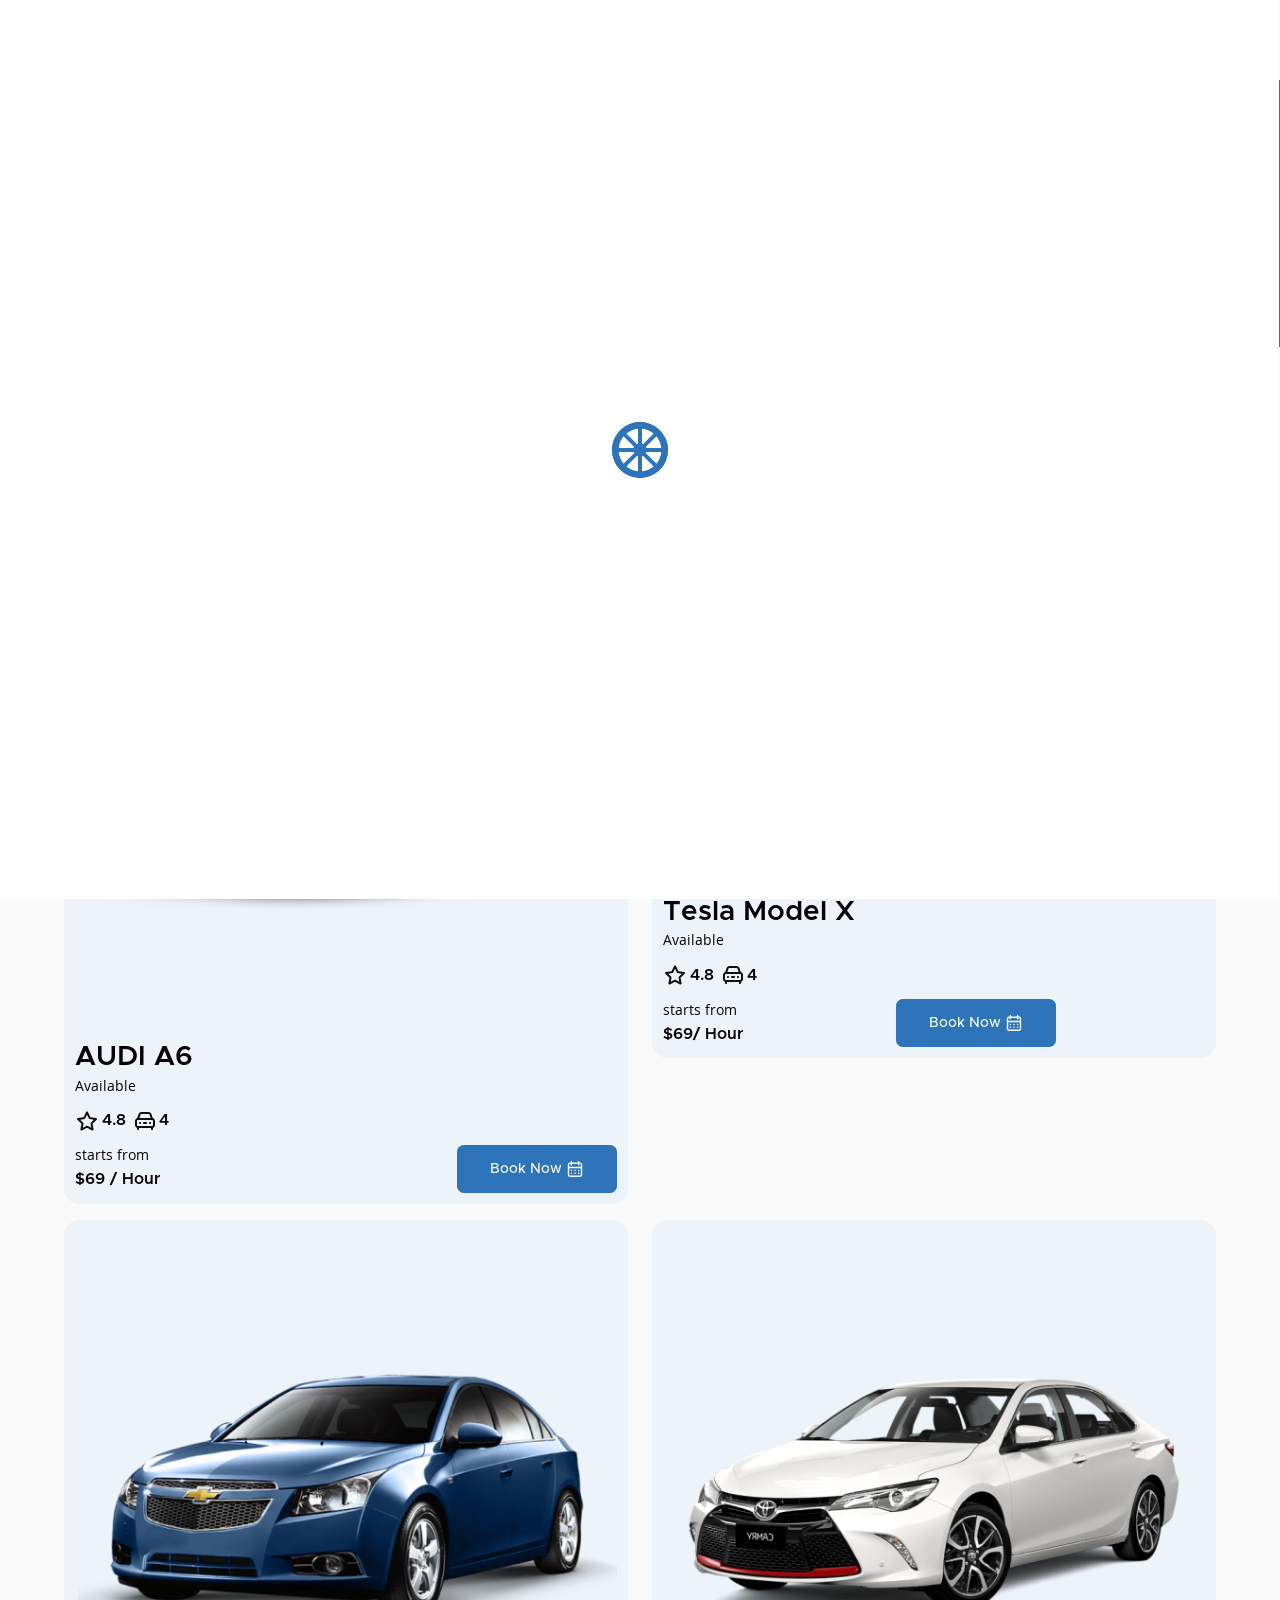
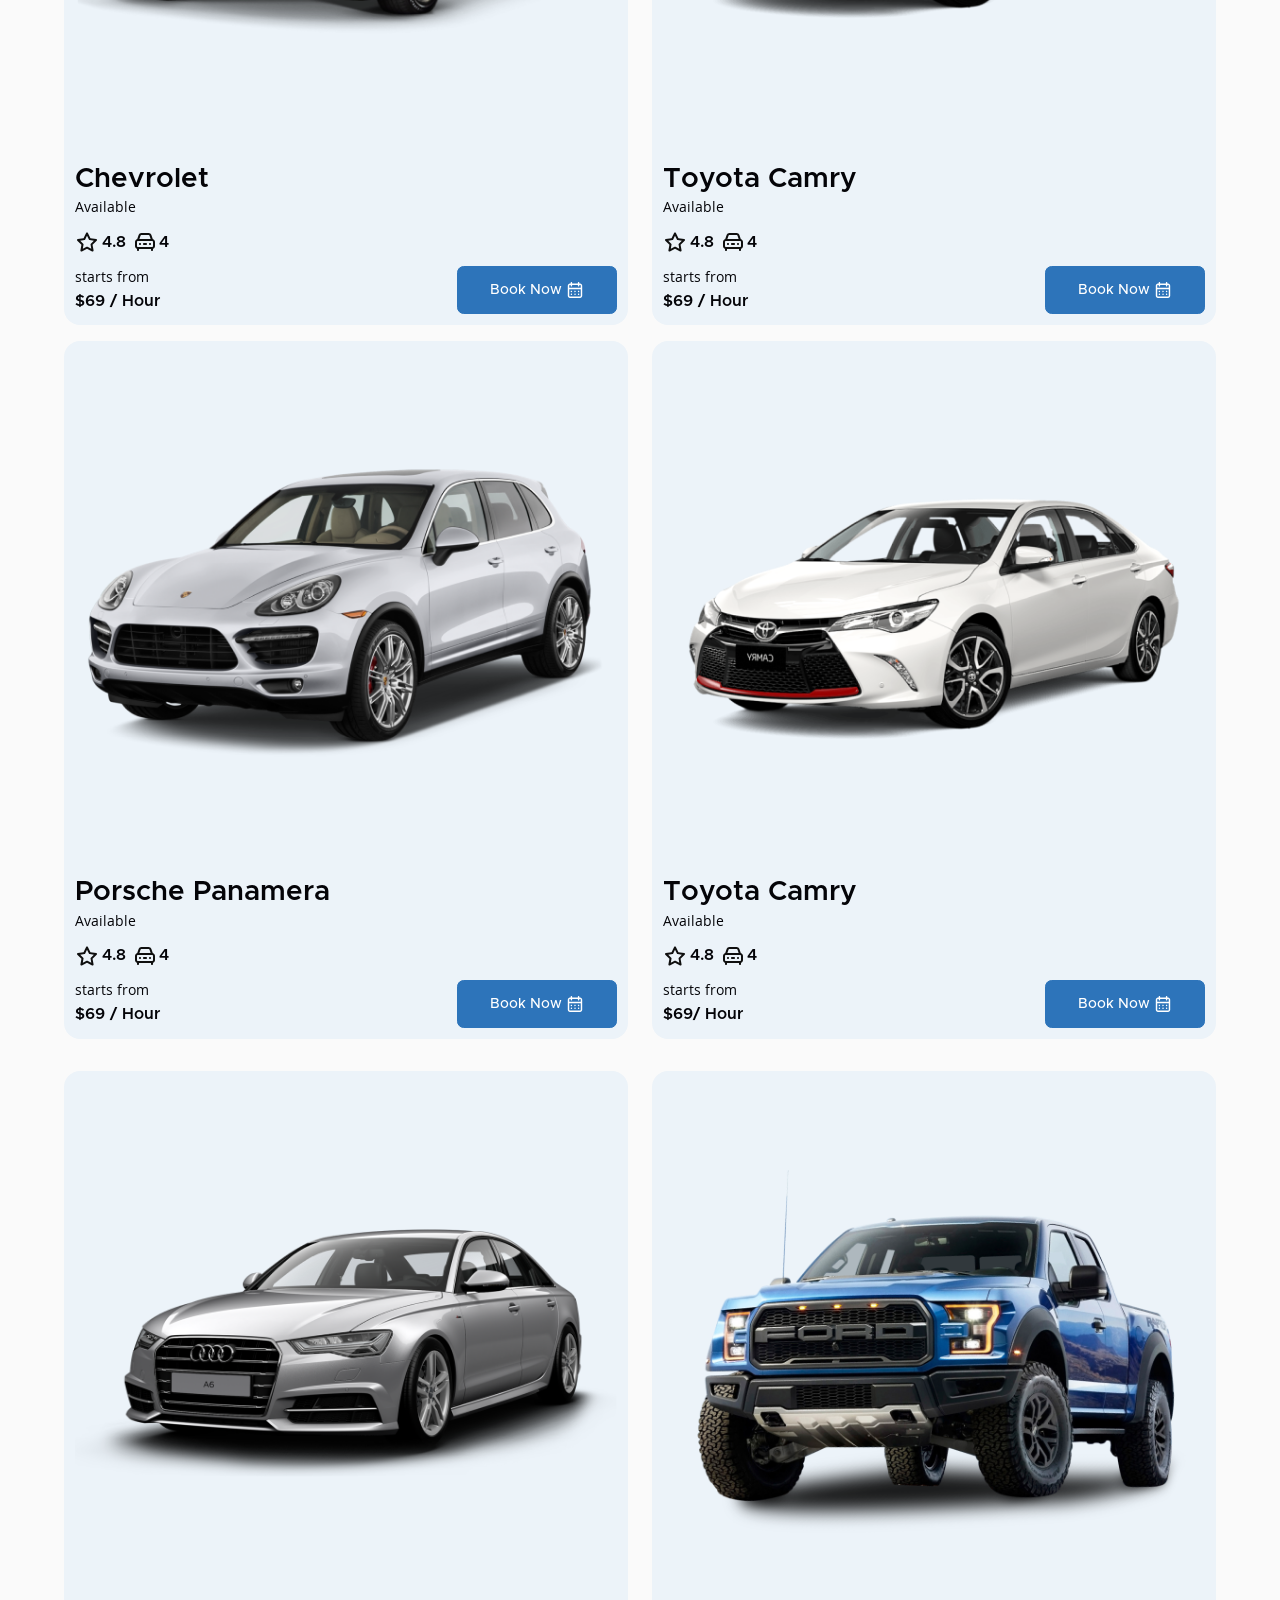
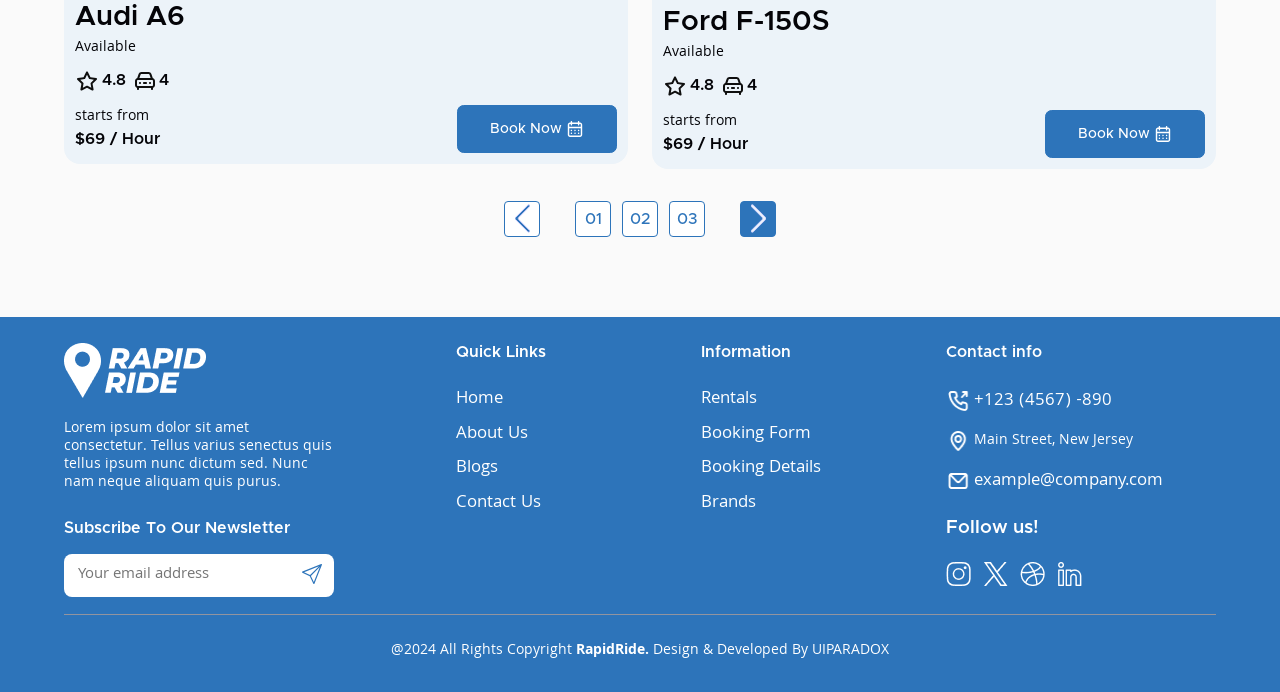
<file: html/booking.html>
<!DOCTYPE html>
<html lang="en">

<head>
    <meta charset="UTF-8">
    <meta http-equiv="X-UA-Compatible" content="IE=edge">
    <meta name="viewport" content="width=device-width, initial-scale=1, shrink-to-fit=no">
    <meta name="description" content="Teach Me || E-Learning HTML Template">

    <title>Car rental</title>

    <!-- Favicon -->
    <link rel="shortcut icon" type="image/x-icon" href="assets/media/user/wk.jpg">

    <!-- All CSS files -->
    <link rel="stylesheet" href="assets/css/vendor/font-awesome.css">
    <link rel="stylesheet" href="assets/css/vendor/bootstrap.min.css">
    <link rel="stylesheet" href="assets/css/vendor/slick.css">
    <link rel="stylesheet" href="assets/css/vendor/slick-theme.css">
    <link rel="stylesheet" href="assets/css/vendor/ion.rangeSlider.css">
    <link rel="stylesheet" href="assets/css/vendor/smoothScorllbar.css">
    <link rel="stylesheet" href="assets/css/app.css">

</head>

<body class="x-hidden">

    <!-- PRELOADER START -->
    <div id="preloader">
        <div class="spinner"></div>

        <div id="content"></div>
    </div>

    <!-- PRELOADER END -->

    <!-- Main Wrapper Start -->

    <!-- HEADER MENU START -->
    <header class="header my-40">
        <div class="container-fluid">
            <nav class="navigation d-flex align-items-center justify-content-between">
                <a href="index.html" class="d-flex align-items-center">
                    <img src="assets/media/user/logo.png" alt="/logo" class="header-logo">
                </a>
                <div class="menu-button-right">
                    <div class="main-menu__nav">
                        <ul class="main-menu__list">
                            <li>
                                <a href="index.html">Home</a>
                            </li>
                            <li class="dropdown">
                                <a href="about.html">About us</a>
                            </li>
                            <li>
                                <a href="javascript:void(0);">Rental</a>
                                <ul>
                                    <li><a href="rental.html">Rental</a></li>
                                    <li><a href="rental-sidebar.html">Rental sidebar</a></li>
                                    <li><a href="vehicle-details.html">Vehicle details</a></li>
                                </ul>
                            </li>
                            <li class="dropdown">
                                <a href="javascript:void(0);">Booking</a>
                                <ul>
                                    <li><a href="booking.html">Booking</a></li>
                                    <li><a href="book-now.html">Book now</a></li>
                                </ul>
                            </li>
                            <li class="dropdown">
                                <a href="javascript:void(0);">Blogs</a>
                                <ul>
                                    <li><a href="blogs.html">Blogs</a></li>
                                    <li><a href="blogs-details.html">Blogs details</a></li>
                                </ul>
                            </li>
                            <li>
                                <a href="contact.html">Contact us</a>
                            </li>
                        </ul>
                    </div>
                </div>
                <div class="main-menu__right">
                    <div class="search-heart-icon d-md-flex d-none align-items-center gap-24">
                        <a href="book-now.html" class="cus-btn">
                            <span class="btn-text">
                                Book now
                                <svg xmlns="http://www.w3.org/2000/svg" width="25" height="24" viewBox="0 0 25 24"
                                    fill="none">
                                    <path
                                        d="M18.0098 6.62C17.9083 6.37565 17.7141 6.18147 17.4698 6.08C17.3496 6.02876 17.2205 6.00158 17.0898 6H7.08978C6.82457 6 6.57021 6.10536 6.38268 6.29289C6.19514 6.48043 6.08978 6.73478 6.08978 7C6.08978 7.26522 6.19514 7.51957 6.38268 7.70711C6.57021 7.89464 6.82457 8 7.08978 8H14.6798L6.37978 16.29C6.28605 16.383 6.21166 16.4936 6.16089 16.6154C6.11012 16.7373 6.08398 16.868 6.08398 17C6.08398 17.132 6.11012 17.2627 6.16089 17.3846C6.21166 17.5064 6.28605 17.617 6.37978 17.71C6.47275 17.8037 6.58335 17.8781 6.70521 17.9289C6.82707 17.9797 6.95777 18.0058 7.08978 18.0058C7.22179 18.0058 7.3525 17.9797 7.47436 17.9289C7.59622 17.8781 7.70682 17.8037 7.79978 17.71L16.0898 9.41V17C16.0898 17.2652 16.1951 17.5196 16.3827 17.7071C16.5702 17.8946 16.8246 18 17.0898 18C17.355 18 17.6094 17.8946 17.7969 17.7071C17.9844 17.5196 18.0898 17.2652 18.0898 17V7C18.0882 6.86932 18.061 6.74022 18.0098 6.62Z" />
                                </svg>
                            </span>
                            <span>
                                Book now
                                <svg xmlns="http://www.w3.org/2000/svg" width="25" height="24" viewBox="0 0 25 24"
                                    fill="none">
                                    <path
                                        d="M18.0098 6.62C17.9083 6.37565 17.7141 6.18147 17.4698 6.08C17.3496 6.02876 17.2205 6.00158 17.0898 6H7.08978C6.82457 6 6.57021 6.10536 6.38268 6.29289C6.19514 6.48043 6.08978 6.73478 6.08978 7C6.08978 7.26522 6.19514 7.51957 6.38268 7.70711C6.57021 7.89464 6.82457 8 7.08978 8H14.6798L6.37978 16.29C6.28605 16.383 6.21166 16.4936 6.16089 16.6154C6.11012 16.7373 6.08398 16.868 6.08398 17C6.08398 17.132 6.11012 17.2627 6.16089 17.3846C6.21166 17.5064 6.28605 17.617 6.37978 17.71C6.47275 17.8037 6.58335 17.8781 6.70521 17.9289C6.82707 17.9797 6.95777 18.0058 7.08978 18.0058C7.22179 18.0058 7.3525 17.9797 7.47436 17.9289C7.59622 17.8781 7.70682 17.8037 7.79978 17.71L16.0898 9.41V17C16.0898 17.2652 16.1951 17.5196 16.3827 17.7071C16.5702 17.8946 16.8246 18 17.0898 18C17.355 18 17.6094 17.8946 17.7969 17.7071C17.9844 17.5196 18.0898 17.2652 18.0898 17V7C18.0882 6.86932 18.061 6.74022 18.0098 6.62Z" />
                                </svg>
                            </span>
                        </a>
                    </div>
                    <a href="#" class="d-xl-none d-flex main-menu__toggler mobile-nav__toggler">
                        <i class="fa-light fa-bars"></i>
                    </a>
                </div>
            </nav>
        </div>
    </header>
    <!-- HEADER MENU END -->

    <!-- About-area start -->
    <section class="title-banner-2">
        <div class="txt">
            <h2 class="white text-center">Booking</h2>
            <div class="txt-block text-center white">
                <a href="index.html">Home</a>
                <i class="fa-solid fa-greater-than"></i>
                <a href="about.html">Booking</a>
            </div>
        </div>
    </section>
    <!-- About-area start  end -->
    <section class="vehicles my-80">
        <div class="container-fluid">
            <div class="txts mb-48">
                <div class="descript">
                    <h2>Choose Your Ride</h2>
                    <p class="dark-gray">Lorem ipsum dolor sit amet consectetur. Velit amet quam tristique<br> aliquet urna proin nam
                        pellentesque risus..</p>
                </div>
            </div>
            <div class="row row-gap-3">
                <div class="col-xxl-3 col-lg-6 col-md-6 col-sm-6">
                    <div class="vehicle-card ">
                        <a href="vehicle-details.html">
                            <img src="assets/media/cars/car2.png" class="mb-8" alt="car">
                            <h3 class="h3 title">AUDI A6</h3>
                            <p class="mb-12">Available</p>
                            <div class="icons mb-12">
                                <div class="d-flex align-items-center gap-4">
                                    <svg xmlns="http://www.w3.org/2000/svg" width="24" height="24" viewBox="0 0 24 24"
                                        fill="none">
                                        <path
                                            d="M22.0005 9.67015C21.9373 9.48723 21.8224 9.32657 21.6698 9.20765C21.5171 9.08872 21.3333 9.01664 21.1405 9.00014L15.4505 8.17015L12.9005 3.00015C12.8186 2.83107 12.6907 2.68849 12.5316 2.58872C12.3724 2.48895 12.1883 2.43604 12.0005 2.43604C11.8126 2.43604 11.6286 2.48895 11.4694 2.58872C11.3102 2.68849 11.1824 2.83107 11.1005 3.00015L8.55047 8.16014L2.86047 9.00014C2.67539 9.02645 2.50139 9.10411 2.35822 9.2243C2.21504 9.3445 2.10843 9.50242 2.05047 9.68015C1.99741 9.85382 1.99265 10.0387 2.03669 10.2148C2.08074 10.391 2.17192 10.5519 2.30047 10.6801L6.43047 14.6801L5.43047 20.3601C5.39477 20.5476 5.41346 20.7414 5.48434 20.9186C5.55522 21.0958 5.67532 21.249 5.83047 21.3601C5.98168 21.4683 6.16004 21.5321 6.34551 21.5444C6.53099 21.5568 6.71624 21.5172 6.88047 21.4301L12.0005 18.7601L17.1005 21.4401C17.2408 21.5193 17.3993 21.5607 17.5605 21.5601C17.7723 21.5609 17.9789 21.4944 18.1505 21.3701C18.3056 21.259 18.4257 21.1058 18.4966 20.9286C18.5675 20.7514 18.5862 20.5576 18.5505 20.3701L17.5505 14.6901L21.6805 10.6901C21.8248 10.5678 21.9316 10.407 21.9882 10.2265C22.0448 10.0459 22.0491 9.85302 22.0005 9.67015ZM15.8505 13.6701C15.7332 13.7836 15.6454 13.924 15.5949 14.0791C15.5444 14.2343 15.5325 14.3994 15.5605 14.5601L16.2805 18.7501L12.5205 16.7501C12.3758 16.6731 12.2144 16.6328 12.0505 16.6328C11.8865 16.6328 11.7251 16.6731 11.5805 16.7501L7.82047 18.7501L8.54047 14.5601C8.5684 14.3994 8.55658 14.2343 8.50603 14.0791C8.45548 13.924 8.36774 13.7836 8.25047 13.6701L5.25047 10.6701L9.46047 10.0601C9.62246 10.0376 9.77646 9.97569 9.90896 9.8798C10.0415 9.78391 10.1484 9.65698 10.2205 9.51015L12.0005 5.70015L13.8805 9.52015C13.9525 9.66698 14.0595 9.79391 14.192 9.8898C14.3245 9.98569 14.4785 10.0476 14.6405 10.0701L18.8505 10.6801L15.8505 13.6701Z"
                                            fill="#0F0F0F" />
                                    </svg>
                                    <h5 class="gap-8">4.8</h5>
                                </div>
                                <div class="d-flex align-items-center gap-4">
                                    <svg xmlns="http://www.w3.org/2000/svg" width="24" height="24" viewBox="0 0 24 24"
                                        fill="none">
                                        <path
                                            d="M6.62 13.0798C6.4959 13.1247 6.3832 13.1964 6.28989 13.2897C6.19657 13.383 6.12491 13.4957 6.08 13.6198C6.00726 13.8016 5.98945 14.0006 6.02879 14.1924C6.06812 14.3841 6.16287 14.5601 6.30128 14.6985C6.43969 14.837 6.61569 14.9317 6.80744 14.971C6.99919 15.0104 7.19827 14.9926 7.38 14.9198C7.50119 14.8692 7.6128 14.7982 7.71 14.7098C7.79833 14.6126 7.86936 14.501 7.92 14.3798C7.97598 14.2611 8.00338 14.131 8 13.9998C7.99632 13.7351 7.89273 13.4815 7.71 13.2898C7.56938 13.1511 7.3908 13.0571 7.19681 13.0197C7.00282 12.9823 6.80211 13.0032 6.62 13.0798ZM19.76 9.07983L18.4 5.04983C18.1926 4.46306 17.8077 3.95533 17.2989 3.59699C16.7901 3.23865 16.1824 3.04743 15.56 3.04983H8.44C7.81764 3.04743 7.20995 3.23865 6.7011 3.59699C6.19225 3.95533 5.80745 4.46306 5.6 5.04983L4.24 9.10983C3.60033 9.27734 3.03392 9.65149 2.62883 10.1741C2.22374 10.6968 2.00268 11.3386 2 11.9998V15.9998C2.00174 16.6188 2.19488 17.222 2.55294 17.7269C2.911 18.2318 3.41645 18.6135 4 18.8198V19.9998C4 20.265 4.10536 20.5194 4.29289 20.7069C4.48043 20.8945 4.73478 20.9998 5 20.9998C5.26522 20.9998 5.51957 20.8945 5.70711 20.7069C5.89464 20.5194 6 20.265 6 19.9998V18.9998H18V19.9998C18 20.265 18.1054 20.5194 18.2929 20.7069C18.4804 20.8945 18.7348 20.9998 19 20.9998C19.2652 20.9998 19.5196 20.8945 19.7071 20.7069C19.8946 20.5194 20 20.265 20 19.9998V18.8198C20.5835 18.6135 21.089 18.2318 21.4471 17.7269C21.8051 17.222 21.9983 16.6188 22 15.9998V11.9998C21.9973 11.3386 21.7763 10.6968 21.3712 10.1741C20.9661 9.65149 20.3997 9.27734 19.76 9.10983V9.07983ZM7.49 5.67983C7.55709 5.48121 7.6849 5.30869 7.85537 5.18667C8.02584 5.06465 8.23036 4.99929 8.44 4.99983H15.56C15.7781 4.98845 15.9939 5.04875 16.1744 5.17154C16.355 5.29433 16.4904 5.47285 16.56 5.67983L17.61 8.99983H6.39L7.49 5.67983ZM20 15.9998C20 16.265 19.8946 16.5194 19.7071 16.7069C19.5196 16.8945 19.2652 16.9998 19 16.9998H5C4.73478 16.9998 4.48043 16.8945 4.29289 16.7069C4.10536 16.5194 4 16.265 4 15.9998V11.9998C4 11.7346 4.10536 11.4803 4.29289 11.2927C4.48043 11.1052 4.73478 10.9998 5 10.9998H19C19.2652 10.9998 19.5196 11.1052 19.7071 11.2927C19.8946 11.4803 20 11.7346 20 11.9998V15.9998ZM16.62 13.0798C16.4959 13.1247 16.3832 13.1964 16.2899 13.2897C16.1966 13.383 16.1249 13.4957 16.08 13.6198C16.0073 13.8016 15.9895 14.0006 16.0288 14.1924C16.0681 14.3841 16.1629 14.5601 16.3013 14.6985C16.4397 14.837 16.6157 14.9317 16.8074 14.971C16.9992 15.0104 17.1983 14.9926 17.38 14.9198C17.5041 14.8749 17.6168 14.8033 17.7101 14.7099C17.8034 14.6166 17.8751 14.5039 17.92 14.3798C17.976 14.2611 18.0034 14.131 18 13.9998C17.9963 13.7351 17.8927 13.4815 17.71 13.2898C17.5694 13.1511 17.3908 13.0571 17.1968 13.0197C17.0028 12.9823 16.8021 13.0032 16.62 13.0798ZM13 12.9998H11C10.7348 12.9998 10.4804 13.1052 10.2929 13.2927C10.1054 13.4803 10 13.7346 10 13.9998C10 14.265 10.1054 14.5194 10.2929 14.7069C10.4804 14.8945 10.7348 14.9998 11 14.9998H13C13.2652 14.9998 13.5196 14.8945 13.7071 14.7069C13.8946 14.5194 14 14.265 14 13.9998C14 13.7346 13.8946 13.4803 13.7071 13.2927C13.5196 13.1052 13.2652 12.9998 13 12.9998Z"
                                            fill="#0F0F0F" />
                                    </svg>
                                    <h5 class="gap-8">4</h5>
                                </div>
                            </div>
                            <div class="bottom-row">
                                <div>
                                    <p>starts from</p>
                                    <h6>$69 / Hour</h6>
                                </div>
                                <div class="cus-btn">
                                    <span class="btn-text">
                                        Book now
                                        <svg xmlns="http://www.w3.org/2000/svg" width="24" height="25"
                                            viewBox="0 0 24 25" fill="none">
                                            <path
                                                d="M12 19.5C12.1978 19.5 12.3911 19.4414 12.5556 19.3315C12.72 19.2216 12.8482 19.0654 12.9239 18.8827C12.9996 18.7 13.0194 18.4989 12.9808 18.3049C12.9422 18.1109 12.847 17.9327 12.7071 17.7929C12.5673 17.653 12.3891 17.5578 12.1951 17.5192C12.0011 17.4806 11.8 17.5004 11.6173 17.5761C11.4346 17.6518 11.2784 17.78 11.1685 17.9444C11.0586 18.1089 11 18.3022 11 18.5C11 18.7652 11.1054 19.0196 11.2929 19.2071C11.4804 19.3946 11.7348 19.5 12 19.5ZM17 19.5C17.1978 19.5 17.3911 19.4414 17.5556 19.3315C17.72 19.2216 17.8482 19.0654 17.9239 18.8827C17.9996 18.7 18.0194 18.4989 17.9808 18.3049C17.9422 18.1109 17.847 17.9327 17.7071 17.7929C17.5673 17.653 17.3891 17.5578 17.1951 17.5192C17.0011 17.4806 16.8 17.5004 16.6173 17.5761C16.4346 17.6518 16.2784 17.78 16.1685 17.9444C16.0586 18.1089 16 18.3022 16 18.5C16 18.7652 16.1054 19.0196 16.2929 19.2071C16.4804 19.3946 16.7348 19.5 17 19.5ZM17 15.5C17.1978 15.5 17.3911 15.4414 17.5556 15.3315C17.72 15.2216 17.8482 15.0654 17.9239 14.8827C17.9996 14.7 18.0194 14.4989 17.9808 14.3049C17.9422 14.1109 17.847 13.9327 17.7071 13.7929C17.5673 13.653 17.3891 13.5578 17.1951 13.5192C17.0011 13.4806 16.8 13.5004 16.6173 13.5761C16.4346 13.6518 16.2784 13.78 16.1685 13.9444C16.0586 14.1089 16 14.3022 16 14.5C16 14.7652 16.1054 15.0196 16.2929 15.2071C16.4804 15.3946 16.7348 15.5 17 15.5ZM12 15.5C12.1978 15.5 12.3911 15.4414 12.5556 15.3315C12.72 15.2216 12.8482 15.0654 12.9239 14.8827C12.9996 14.7 13.0194 14.4989 12.9808 14.3049C12.9422 14.1109 12.847 13.9327 12.7071 13.7929C12.5673 13.653 12.3891 13.5578 12.1951 13.5192C12.0011 13.4806 11.8 13.5004 11.6173 13.5761C11.4346 13.6518 11.2784 13.78 11.1685 13.9444C11.0586 14.1089 11 14.3022 11 14.5C11 14.7652 11.1054 15.0196 11.2929 15.2071C11.4804 15.3946 11.7348 15.5 12 15.5ZM19 3.5H18V2.5C18 2.23478 17.8946 1.98043 17.7071 1.79289C17.5196 1.60536 17.2652 1.5 17 1.5C16.7348 1.5 16.4804 1.60536 16.2929 1.79289C16.1054 1.98043 16 2.23478 16 2.5V3.5H8V2.5C8 2.23478 7.89464 1.98043 7.70711 1.79289C7.51957 1.60536 7.26522 1.5 7 1.5C6.73478 1.5 6.48043 1.60536 6.29289 1.79289C6.10536 1.98043 6 2.23478 6 2.5V3.5H5C4.20435 3.5 3.44129 3.81607 2.87868 4.37868C2.31607 4.94129 2 5.70435 2 6.5V20.5C2 21.2956 2.31607 22.0587 2.87868 22.6213C3.44129 23.1839 4.20435 23.5 5 23.5H19C19.7956 23.5 20.5587 23.1839 21.1213 22.6213C21.6839 22.0587 22 21.2956 22 20.5V6.5C22 5.70435 21.6839 4.94129 21.1213 4.37868C20.5587 3.81607 19.7956 3.5 19 3.5ZM20 20.5C20 20.7652 19.8946 21.0196 19.7071 21.2071C19.5196 21.3946 19.2652 21.5 19 21.5H5C4.73478 21.5 4.48043 21.3946 4.29289 21.2071C4.10536 21.0196 4 20.7652 4 20.5V11.5H20V20.5ZM20 9.5H4V6.5C4 6.23478 4.10536 5.98043 4.29289 5.79289C4.48043 5.60536 4.73478 5.5 5 5.5H6V6.5C6 6.76522 6.10536 7.01957 6.29289 7.20711C6.48043 7.39464 6.73478 7.5 7 7.5C7.26522 7.5 7.51957 7.39464 7.70711 7.20711C7.89464 7.01957 8 6.76522 8 6.5V5.5H16V6.5C16 6.76522 16.1054 7.01957 16.2929 7.20711C16.4804 7.39464 16.7348 7.5 17 7.5C17.2652 7.5 17.5196 7.39464 17.7071 7.20711C17.8946 7.01957 18 6.76522 18 6.5V5.5H19C19.2652 5.5 19.5196 5.60536 19.7071 5.79289C19.8946 5.98043 20 6.23478 20 6.5V9.5ZM7 15.5C7.19778 15.5 7.39112 15.4414 7.55557 15.3315C7.72002 15.2216 7.84819 15.0654 7.92388 14.8827C7.99957 14.7 8.01937 14.4989 7.98079 14.3049C7.9422 14.1109 7.84696 13.9327 7.70711 13.7929C7.56725 13.653 7.38907 13.5578 7.19509 13.5192C7.00111 13.4806 6.80004 13.5004 6.61732 13.5761C6.43459 13.6518 6.27841 13.78 6.16853 13.9444C6.05865 14.1089 6 14.3022 6 14.5C6 14.7652 6.10536 15.0196 6.29289 15.2071C6.48043 15.3946 6.73478 15.5 7 15.5ZM7 19.5C7.19778 19.5 7.39112 19.4414 7.55557 19.3315C7.72002 19.2216 7.84819 19.0654 7.92388 18.8827C7.99957 18.7 8.01937 18.4989 7.98079 18.3049C7.9422 18.1109 7.84696 17.9327 7.70711 17.7929C7.56725 17.653 7.38907 17.5578 7.19509 17.5192C7.00111 17.4806 6.80004 17.5004 6.61732 17.5761C6.43459 17.6518 6.27841 17.78 6.16853 17.9444C6.05865 18.1089 6 18.3022 6 18.5C6 18.7652 6.10536 19.0196 6.29289 19.2071C6.48043 19.3946 6.73478 19.5 7 19.5Z"
                                                fill="white" />
                                        </svg>
                                    </span>
                                    <span>
                                        Book now
                                        <svg xmlns="http://www.w3.org/2000/svg" width="24" height="25"
                                            viewBox="0 0 24 25" fill="none">
                                            <path
                                                d="M12 19.5C12.1978 19.5 12.3911 19.4414 12.5556 19.3315C12.72 19.2216 12.8482 19.0654 12.9239 18.8827C12.9996 18.7 13.0194 18.4989 12.9808 18.3049C12.9422 18.1109 12.847 17.9327 12.7071 17.7929C12.5673 17.653 12.3891 17.5578 12.1951 17.5192C12.0011 17.4806 11.8 17.5004 11.6173 17.5761C11.4346 17.6518 11.2784 17.78 11.1685 17.9444C11.0586 18.1089 11 18.3022 11 18.5C11 18.7652 11.1054 19.0196 11.2929 19.2071C11.4804 19.3946 11.7348 19.5 12 19.5ZM17 19.5C17.1978 19.5 17.3911 19.4414 17.5556 19.3315C17.72 19.2216 17.8482 19.0654 17.9239 18.8827C17.9996 18.7 18.0194 18.4989 17.9808 18.3049C17.9422 18.1109 17.847 17.9327 17.7071 17.7929C17.5673 17.653 17.3891 17.5578 17.1951 17.5192C17.0011 17.4806 16.8 17.5004 16.6173 17.5761C16.4346 17.6518 16.2784 17.78 16.1685 17.9444C16.0586 18.1089 16 18.3022 16 18.5C16 18.7652 16.1054 19.0196 16.2929 19.2071C16.4804 19.3946 16.7348 19.5 17 19.5ZM17 15.5C17.1978 15.5 17.3911 15.4414 17.5556 15.3315C17.72 15.2216 17.8482 15.0654 17.9239 14.8827C17.9996 14.7 18.0194 14.4989 17.9808 14.3049C17.9422 14.1109 17.847 13.9327 17.7071 13.7929C17.5673 13.653 17.3891 13.5578 17.1951 13.5192C17.0011 13.4806 16.8 13.5004 16.6173 13.5761C16.4346 13.6518 16.2784 13.78 16.1685 13.9444C16.0586 14.1089 16 14.3022 16 14.5C16 14.7652 16.1054 15.0196 16.2929 15.2071C16.4804 15.3946 16.7348 15.5 17 15.5ZM12 15.5C12.1978 15.5 12.3911 15.4414 12.5556 15.3315C12.72 15.2216 12.8482 15.0654 12.9239 14.8827C12.9996 14.7 13.0194 14.4989 12.9808 14.3049C12.9422 14.1109 12.847 13.9327 12.7071 13.7929C12.5673 13.653 12.3891 13.5578 12.1951 13.5192C12.0011 13.4806 11.8 13.5004 11.6173 13.5761C11.4346 13.6518 11.2784 13.78 11.1685 13.9444C11.0586 14.1089 11 14.3022 11 14.5C11 14.7652 11.1054 15.0196 11.2929 15.2071C11.4804 15.3946 11.7348 15.5 12 15.5ZM19 3.5H18V2.5C18 2.23478 17.8946 1.98043 17.7071 1.79289C17.5196 1.60536 17.2652 1.5 17 1.5C16.7348 1.5 16.4804 1.60536 16.2929 1.79289C16.1054 1.98043 16 2.23478 16 2.5V3.5H8V2.5C8 2.23478 7.89464 1.98043 7.70711 1.79289C7.51957 1.60536 7.26522 1.5 7 1.5C6.73478 1.5 6.48043 1.60536 6.29289 1.79289C6.10536 1.98043 6 2.23478 6 2.5V3.5H5C4.20435 3.5 3.44129 3.81607 2.87868 4.37868C2.31607 4.94129 2 5.70435 2 6.5V20.5C2 21.2956 2.31607 22.0587 2.87868 22.6213C3.44129 23.1839 4.20435 23.5 5 23.5H19C19.7956 23.5 20.5587 23.1839 21.1213 22.6213C21.6839 22.0587 22 21.2956 22 20.5V6.5C22 5.70435 21.6839 4.94129 21.1213 4.37868C20.5587 3.81607 19.7956 3.5 19 3.5ZM20 20.5C20 20.7652 19.8946 21.0196 19.7071 21.2071C19.5196 21.3946 19.2652 21.5 19 21.5H5C4.73478 21.5 4.48043 21.3946 4.29289 21.2071C4.10536 21.0196 4 20.7652 4 20.5V11.5H20V20.5ZM20 9.5H4V6.5C4 6.23478 4.10536 5.98043 4.29289 5.79289C4.48043 5.60536 4.73478 5.5 5 5.5H6V6.5C6 6.76522 6.10536 7.01957 6.29289 7.20711C6.48043 7.39464 6.73478 7.5 7 7.5C7.26522 7.5 7.51957 7.39464 7.70711 7.20711C7.89464 7.01957 8 6.76522 8 6.5V5.5H16V6.5C16 6.76522 16.1054 7.01957 16.2929 7.20711C16.4804 7.39464 16.7348 7.5 17 7.5C17.2652 7.5 17.5196 7.39464 17.7071 7.20711C17.8946 7.01957 18 6.76522 18 6.5V5.5H19C19.2652 5.5 19.5196 5.60536 19.7071 5.79289C19.8946 5.98043 20 6.23478 20 6.5V9.5ZM7 15.5C7.19778 15.5 7.39112 15.4414 7.55557 15.3315C7.72002 15.2216 7.84819 15.0654 7.92388 14.8827C7.99957 14.7 8.01937 14.4989 7.98079 14.3049C7.9422 14.1109 7.84696 13.9327 7.70711 13.7929C7.56725 13.653 7.38907 13.5578 7.19509 13.5192C7.00111 13.4806 6.80004 13.5004 6.61732 13.5761C6.43459 13.6518 6.27841 13.78 6.16853 13.9444C6.05865 14.1089 6 14.3022 6 14.5C6 14.7652 6.10536 15.0196 6.29289 15.2071C6.48043 15.3946 6.73478 15.5 7 15.5ZM7 19.5C7.19778 19.5 7.39112 19.4414 7.55557 19.3315C7.72002 19.2216 7.84819 19.0654 7.92388 18.8827C7.99957 18.7 8.01937 18.4989 7.98079 18.3049C7.9422 18.1109 7.84696 17.9327 7.70711 17.7929C7.56725 17.653 7.38907 17.5578 7.19509 17.5192C7.00111 17.4806 6.80004 17.5004 6.61732 17.5761C6.43459 17.6518 6.27841 17.78 6.16853 17.9444C6.05865 18.1089 6 18.3022 6 18.5C6 18.7652 6.10536 19.0196 6.29289 19.2071C6.48043 19.3946 6.73478 19.5 7 19.5Z"
                                                fill="white" />
                                        </svg>
                                    </span>
                                </div>
                            </div>
                        </a>
                    </div>
                </div>
                <div class="col-xxl-3 col-lg-6 col-md-6 col-sm-6">
                    <div class="vehicle-card">
                        <a href="vehicle-details.html">
                            <img src="assets/media/cars/tesla2.png" class="mb-12" alt="car">
                            <h3 class="h3 title">Tesla Model X</h3>
                            <p class="mb-12">Available</p>
                            <div class="icons mb-12">
                                <div class="d-flex align-items-center gap-4">
                                    <svg xmlns="http://www.w3.org/2000/svg" width="24" height="24" viewBox="0 0 24 24"
                                        fill="none">
                                        <path
                                            d="M22.0005 9.67015C21.9373 9.48723 21.8224 9.32657 21.6698 9.20765C21.5171 9.08872 21.3333 9.01664 21.1405 9.00014L15.4505 8.17015L12.9005 3.00015C12.8186 2.83107 12.6907 2.68849 12.5316 2.58872C12.3724 2.48895 12.1883 2.43604 12.0005 2.43604C11.8126 2.43604 11.6286 2.48895 11.4694 2.58872C11.3102 2.68849 11.1824 2.83107 11.1005 3.00015L8.55047 8.16014L2.86047 9.00014C2.67539 9.02645 2.50139 9.10411 2.35822 9.2243C2.21504 9.3445 2.10843 9.50242 2.05047 9.68015C1.99741 9.85382 1.99265 10.0387 2.03669 10.2148C2.08074 10.391 2.17192 10.5519 2.30047 10.6801L6.43047 14.6801L5.43047 20.3601C5.39477 20.5476 5.41346 20.7414 5.48434 20.9186C5.55522 21.0958 5.67532 21.249 5.83047 21.3601C5.98168 21.4683 6.16004 21.5321 6.34551 21.5444C6.53099 21.5568 6.71624 21.5172 6.88047 21.4301L12.0005 18.7601L17.1005 21.4401C17.2408 21.5193 17.3993 21.5607 17.5605 21.5601C17.7723 21.5609 17.9789 21.4944 18.1505 21.3701C18.3056 21.259 18.4257 21.1058 18.4966 20.9286C18.5675 20.7514 18.5862 20.5576 18.5505 20.3701L17.5505 14.6901L21.6805 10.6901C21.8248 10.5678 21.9316 10.407 21.9882 10.2265C22.0448 10.0459 22.0491 9.85302 22.0005 9.67015ZM15.8505 13.6701C15.7332 13.7836 15.6454 13.924 15.5949 14.0791C15.5444 14.2343 15.5325 14.3994 15.5605 14.5601L16.2805 18.7501L12.5205 16.7501C12.3758 16.6731 12.2144 16.6328 12.0505 16.6328C11.8865 16.6328 11.7251 16.6731 11.5805 16.7501L7.82047 18.7501L8.54047 14.5601C8.5684 14.3994 8.55658 14.2343 8.50603 14.0791C8.45548 13.924 8.36774 13.7836 8.25047 13.6701L5.25047 10.6701L9.46047 10.0601C9.62246 10.0376 9.77646 9.97569 9.90896 9.8798C10.0415 9.78391 10.1484 9.65698 10.2205 9.51015L12.0005 5.70015L13.8805 9.52015C13.9525 9.66698 14.0595 9.79391 14.192 9.8898C14.3245 9.98569 14.4785 10.0476 14.6405 10.0701L18.8505 10.6801L15.8505 13.6701Z"
                                            fill="#0F0F0F" />
                                    </svg>
                                    <h5 class="gap-8">4.8</h5>
                                </div>
                                <div class="d-flex align-items-center gap-4">
                                    <svg xmlns="http://www.w3.org/2000/svg" width="24" height="24" viewBox="0 0 24 24"
                                        fill="none">
                                        <path
                                            d="M6.62 13.0798C6.4959 13.1247 6.3832 13.1964 6.28989 13.2897C6.19657 13.383 6.12491 13.4957 6.08 13.6198C6.00726 13.8016 5.98945 14.0006 6.02879 14.1924C6.06812 14.3841 6.16287 14.5601 6.30128 14.6985C6.43969 14.837 6.61569 14.9317 6.80744 14.971C6.99919 15.0104 7.19827 14.9926 7.38 14.9198C7.50119 14.8692 7.6128 14.7982 7.71 14.7098C7.79833 14.6126 7.86936 14.501 7.92 14.3798C7.97598 14.2611 8.00338 14.131 8 13.9998C7.99632 13.7351 7.89273 13.4815 7.71 13.2898C7.56938 13.1511 7.3908 13.0571 7.19681 13.0197C7.00282 12.9823 6.80211 13.0032 6.62 13.0798ZM19.76 9.07983L18.4 5.04983C18.1926 4.46306 17.8077 3.95533 17.2989 3.59699C16.7901 3.23865 16.1824 3.04743 15.56 3.04983H8.44C7.81764 3.04743 7.20995 3.23865 6.7011 3.59699C6.19225 3.95533 5.80745 4.46306 5.6 5.04983L4.24 9.10983C3.60033 9.27734 3.03392 9.65149 2.62883 10.1741C2.22374 10.6968 2.00268 11.3386 2 11.9998V15.9998C2.00174 16.6188 2.19488 17.222 2.55294 17.7269C2.911 18.2318 3.41645 18.6135 4 18.8198V19.9998C4 20.265 4.10536 20.5194 4.29289 20.7069C4.48043 20.8945 4.73478 20.9998 5 20.9998C5.26522 20.9998 5.51957 20.8945 5.70711 20.7069C5.89464 20.5194 6 20.265 6 19.9998V18.9998H18V19.9998C18 20.265 18.1054 20.5194 18.2929 20.7069C18.4804 20.8945 18.7348 20.9998 19 20.9998C19.2652 20.9998 19.5196 20.8945 19.7071 20.7069C19.8946 20.5194 20 20.265 20 19.9998V18.8198C20.5835 18.6135 21.089 18.2318 21.4471 17.7269C21.8051 17.222 21.9983 16.6188 22 15.9998V11.9998C21.9973 11.3386 21.7763 10.6968 21.3712 10.1741C20.9661 9.65149 20.3997 9.27734 19.76 9.10983V9.07983ZM7.49 5.67983C7.55709 5.48121 7.6849 5.30869 7.85537 5.18667C8.02584 5.06465 8.23036 4.99929 8.44 4.99983H15.56C15.7781 4.98845 15.9939 5.04875 16.1744 5.17154C16.355 5.29433 16.4904 5.47285 16.56 5.67983L17.61 8.99983H6.39L7.49 5.67983ZM20 15.9998C20 16.265 19.8946 16.5194 19.7071 16.7069C19.5196 16.8945 19.2652 16.9998 19 16.9998H5C4.73478 16.9998 4.48043 16.8945 4.29289 16.7069C4.10536 16.5194 4 16.265 4 15.9998V11.9998C4 11.7346 4.10536 11.4803 4.29289 11.2927C4.48043 11.1052 4.73478 10.9998 5 10.9998H19C19.2652 10.9998 19.5196 11.1052 19.7071 11.2927C19.8946 11.4803 20 11.7346 20 11.9998V15.9998ZM16.62 13.0798C16.4959 13.1247 16.3832 13.1964 16.2899 13.2897C16.1966 13.383 16.1249 13.4957 16.08 13.6198C16.0073 13.8016 15.9895 14.0006 16.0288 14.1924C16.0681 14.3841 16.1629 14.5601 16.3013 14.6985C16.4397 14.837 16.6157 14.9317 16.8074 14.971C16.9992 15.0104 17.1983 14.9926 17.38 14.9198C17.5041 14.8749 17.6168 14.8033 17.7101 14.7099C17.8034 14.6166 17.8751 14.5039 17.92 14.3798C17.976 14.2611 18.0034 14.131 18 13.9998C17.9963 13.7351 17.8927 13.4815 17.71 13.2898C17.5694 13.1511 17.3908 13.0571 17.1968 13.0197C17.0028 12.9823 16.8021 13.0032 16.62 13.0798ZM13 12.9998H11C10.7348 12.9998 10.4804 13.1052 10.2929 13.2927C10.1054 13.4803 10 13.7346 10 13.9998C10 14.265 10.1054 14.5194 10.2929 14.7069C10.4804 14.8945 10.7348 14.9998 11 14.9998H13C13.2652 14.9998 13.5196 14.8945 13.7071 14.7069C13.8946 14.5194 14 14.265 14 13.9998C14 13.7346 13.8946 13.4803 13.7071 13.2927C13.5196 13.1052 13.2652 12.9998 13 12.9998Z"
                                            fill="#0F0F0F" />
                                    </svg>
                                    <h5 class="gap-8">4</h5>
                                </div>
                            </div>
                            <div class="bottom-row">
                                <div>
                                    <p>starts from</p>
                                    <h6>$69/ Hour</h6>
                                </div>
                                <div class="cus-btn">
                                    <span class="btn-text">
                                        Book now
                                        <svg xmlns="http://www.w3.org/2000/svg" width="24" height="25"
                                            viewBox="0 0 24 25" fill="none">
                                            <path
                                                d="M12 19.5C12.1978 19.5 12.3911 19.4414 12.5556 19.3315C12.72 19.2216 12.8482 19.0654 12.9239 18.8827C12.9996 18.7 13.0194 18.4989 12.9808 18.3049C12.9422 18.1109 12.847 17.9327 12.7071 17.7929C12.5673 17.653 12.3891 17.5578 12.1951 17.5192C12.0011 17.4806 11.8 17.5004 11.6173 17.5761C11.4346 17.6518 11.2784 17.78 11.1685 17.9444C11.0586 18.1089 11 18.3022 11 18.5C11 18.7652 11.1054 19.0196 11.2929 19.2071C11.4804 19.3946 11.7348 19.5 12 19.5ZM17 19.5C17.1978 19.5 17.3911 19.4414 17.5556 19.3315C17.72 19.2216 17.8482 19.0654 17.9239 18.8827C17.9996 18.7 18.0194 18.4989 17.9808 18.3049C17.9422 18.1109 17.847 17.9327 17.7071 17.7929C17.5673 17.653 17.3891 17.5578 17.1951 17.5192C17.0011 17.4806 16.8 17.5004 16.6173 17.5761C16.4346 17.6518 16.2784 17.78 16.1685 17.9444C16.0586 18.1089 16 18.3022 16 18.5C16 18.7652 16.1054 19.0196 16.2929 19.2071C16.4804 19.3946 16.7348 19.5 17 19.5ZM17 15.5C17.1978 15.5 17.3911 15.4414 17.5556 15.3315C17.72 15.2216 17.8482 15.0654 17.9239 14.8827C17.9996 14.7 18.0194 14.4989 17.9808 14.3049C17.9422 14.1109 17.847 13.9327 17.7071 13.7929C17.5673 13.653 17.3891 13.5578 17.1951 13.5192C17.0011 13.4806 16.8 13.5004 16.6173 13.5761C16.4346 13.6518 16.2784 13.78 16.1685 13.9444C16.0586 14.1089 16 14.3022 16 14.5C16 14.7652 16.1054 15.0196 16.2929 15.2071C16.4804 15.3946 16.7348 15.5 17 15.5ZM12 15.5C12.1978 15.5 12.3911 15.4414 12.5556 15.3315C12.72 15.2216 12.8482 15.0654 12.9239 14.8827C12.9996 14.7 13.0194 14.4989 12.9808 14.3049C12.9422 14.1109 12.847 13.9327 12.7071 13.7929C12.5673 13.653 12.3891 13.5578 12.1951 13.5192C12.0011 13.4806 11.8 13.5004 11.6173 13.5761C11.4346 13.6518 11.2784 13.78 11.1685 13.9444C11.0586 14.1089 11 14.3022 11 14.5C11 14.7652 11.1054 15.0196 11.2929 15.2071C11.4804 15.3946 11.7348 15.5 12 15.5ZM19 3.5H18V2.5C18 2.23478 17.8946 1.98043 17.7071 1.79289C17.5196 1.60536 17.2652 1.5 17 1.5C16.7348 1.5 16.4804 1.60536 16.2929 1.79289C16.1054 1.98043 16 2.23478 16 2.5V3.5H8V2.5C8 2.23478 7.89464 1.98043 7.70711 1.79289C7.51957 1.60536 7.26522 1.5 7 1.5C6.73478 1.5 6.48043 1.60536 6.29289 1.79289C6.10536 1.98043 6 2.23478 6 2.5V3.5H5C4.20435 3.5 3.44129 3.81607 2.87868 4.37868C2.31607 4.94129 2 5.70435 2 6.5V20.5C2 21.2956 2.31607 22.0587 2.87868 22.6213C3.44129 23.1839 4.20435 23.5 5 23.5H19C19.7956 23.5 20.5587 23.1839 21.1213 22.6213C21.6839 22.0587 22 21.2956 22 20.5V6.5C22 5.70435 21.6839 4.94129 21.1213 4.37868C20.5587 3.81607 19.7956 3.5 19 3.5ZM20 20.5C20 20.7652 19.8946 21.0196 19.7071 21.2071C19.5196 21.3946 19.2652 21.5 19 21.5H5C4.73478 21.5 4.48043 21.3946 4.29289 21.2071C4.10536 21.0196 4 20.7652 4 20.5V11.5H20V20.5ZM20 9.5H4V6.5C4 6.23478 4.10536 5.98043 4.29289 5.79289C4.48043 5.60536 4.73478 5.5 5 5.5H6V6.5C6 6.76522 6.10536 7.01957 6.29289 7.20711C6.48043 7.39464 6.73478 7.5 7 7.5C7.26522 7.5 7.51957 7.39464 7.70711 7.20711C7.89464 7.01957 8 6.76522 8 6.5V5.5H16V6.5C16 6.76522 16.1054 7.01957 16.2929 7.20711C16.4804 7.39464 16.7348 7.5 17 7.5C17.2652 7.5 17.5196 7.39464 17.7071 7.20711C17.8946 7.01957 18 6.76522 18 6.5V5.5H19C19.2652 5.5 19.5196 5.60536 19.7071 5.79289C19.8946 5.98043 20 6.23478 20 6.5V9.5ZM7 15.5C7.19778 15.5 7.39112 15.4414 7.55557 15.3315C7.72002 15.2216 7.84819 15.0654 7.92388 14.8827C7.99957 14.7 8.01937 14.4989 7.98079 14.3049C7.9422 14.1109 7.84696 13.9327 7.70711 13.7929C7.56725 13.653 7.38907 13.5578 7.19509 13.5192C7.00111 13.4806 6.80004 13.5004 6.61732 13.5761C6.43459 13.6518 6.27841 13.78 6.16853 13.9444C6.05865 14.1089 6 14.3022 6 14.5C6 14.7652 6.10536 15.0196 6.29289 15.2071C6.48043 15.3946 6.73478 15.5 7 15.5ZM7 19.5C7.19778 19.5 7.39112 19.4414 7.55557 19.3315C7.72002 19.2216 7.84819 19.0654 7.92388 18.8827C7.99957 18.7 8.01937 18.4989 7.98079 18.3049C7.9422 18.1109 7.84696 17.9327 7.70711 17.7929C7.56725 17.653 7.38907 17.5578 7.19509 17.5192C7.00111 17.4806 6.80004 17.5004 6.61732 17.5761C6.43459 17.6518 6.27841 17.78 6.16853 17.9444C6.05865 18.1089 6 18.3022 6 18.5C6 18.7652 6.10536 19.0196 6.29289 19.2071C6.48043 19.3946 6.73478 19.5 7 19.5Z"
                                                fill="white" />
                                        </svg>
                                    </span>
                                    <span>
                                        Book now
                                        <svg xmlns="http://www.w3.org/2000/svg" width="24" height="25"
                                            viewBox="0 0 24 25" fill="none">
                                            <path
                                                d="M12 19.5C12.1978 19.5 12.3911 19.4414 12.5556 19.3315C12.72 19.2216 12.8482 19.0654 12.9239 18.8827C12.9996 18.7 13.0194 18.4989 12.9808 18.3049C12.9422 18.1109 12.847 17.9327 12.7071 17.7929C12.5673 17.653 12.3891 17.5578 12.1951 17.5192C12.0011 17.4806 11.8 17.5004 11.6173 17.5761C11.4346 17.6518 11.2784 17.78 11.1685 17.9444C11.0586 18.1089 11 18.3022 11 18.5C11 18.7652 11.1054 19.0196 11.2929 19.2071C11.4804 19.3946 11.7348 19.5 12 19.5ZM17 19.5C17.1978 19.5 17.3911 19.4414 17.5556 19.3315C17.72 19.2216 17.8482 19.0654 17.9239 18.8827C17.9996 18.7 18.0194 18.4989 17.9808 18.3049C17.9422 18.1109 17.847 17.9327 17.7071 17.7929C17.5673 17.653 17.3891 17.5578 17.1951 17.5192C17.0011 17.4806 16.8 17.5004 16.6173 17.5761C16.4346 17.6518 16.2784 17.78 16.1685 17.9444C16.0586 18.1089 16 18.3022 16 18.5C16 18.7652 16.1054 19.0196 16.2929 19.2071C16.4804 19.3946 16.7348 19.5 17 19.5ZM17 15.5C17.1978 15.5 17.3911 15.4414 17.5556 15.3315C17.72 15.2216 17.8482 15.0654 17.9239 14.8827C17.9996 14.7 18.0194 14.4989 17.9808 14.3049C17.9422 14.1109 17.847 13.9327 17.7071 13.7929C17.5673 13.653 17.3891 13.5578 17.1951 13.5192C17.0011 13.4806 16.8 13.5004 16.6173 13.5761C16.4346 13.6518 16.2784 13.78 16.1685 13.9444C16.0586 14.1089 16 14.3022 16 14.5C16 14.7652 16.1054 15.0196 16.2929 15.2071C16.4804 15.3946 16.7348 15.5 17 15.5ZM12 15.5C12.1978 15.5 12.3911 15.4414 12.5556 15.3315C12.72 15.2216 12.8482 15.0654 12.9239 14.8827C12.9996 14.7 13.0194 14.4989 12.9808 14.3049C12.9422 14.1109 12.847 13.9327 12.7071 13.7929C12.5673 13.653 12.3891 13.5578 12.1951 13.5192C12.0011 13.4806 11.8 13.5004 11.6173 13.5761C11.4346 13.6518 11.2784 13.78 11.1685 13.9444C11.0586 14.1089 11 14.3022 11 14.5C11 14.7652 11.1054 15.0196 11.2929 15.2071C11.4804 15.3946 11.7348 15.5 12 15.5ZM19 3.5H18V2.5C18 2.23478 17.8946 1.98043 17.7071 1.79289C17.5196 1.60536 17.2652 1.5 17 1.5C16.7348 1.5 16.4804 1.60536 16.2929 1.79289C16.1054 1.98043 16 2.23478 16 2.5V3.5H8V2.5C8 2.23478 7.89464 1.98043 7.70711 1.79289C7.51957 1.60536 7.26522 1.5 7 1.5C6.73478 1.5 6.48043 1.60536 6.29289 1.79289C6.10536 1.98043 6 2.23478 6 2.5V3.5H5C4.20435 3.5 3.44129 3.81607 2.87868 4.37868C2.31607 4.94129 2 5.70435 2 6.5V20.5C2 21.2956 2.31607 22.0587 2.87868 22.6213C3.44129 23.1839 4.20435 23.5 5 23.5H19C19.7956 23.5 20.5587 23.1839 21.1213 22.6213C21.6839 22.0587 22 21.2956 22 20.5V6.5C22 5.70435 21.6839 4.94129 21.1213 4.37868C20.5587 3.81607 19.7956 3.5 19 3.5ZM20 20.5C20 20.7652 19.8946 21.0196 19.7071 21.2071C19.5196 21.3946 19.2652 21.5 19 21.5H5C4.73478 21.5 4.48043 21.3946 4.29289 21.2071C4.10536 21.0196 4 20.7652 4 20.5V11.5H20V20.5ZM20 9.5H4V6.5C4 6.23478 4.10536 5.98043 4.29289 5.79289C4.48043 5.60536 4.73478 5.5 5 5.5H6V6.5C6 6.76522 6.10536 7.01957 6.29289 7.20711C6.48043 7.39464 6.73478 7.5 7 7.5C7.26522 7.5 7.51957 7.39464 7.70711 7.20711C7.89464 7.01957 8 6.76522 8 6.5V5.5H16V6.5C16 6.76522 16.1054 7.01957 16.2929 7.20711C16.4804 7.39464 16.7348 7.5 17 7.5C17.2652 7.5 17.5196 7.39464 17.7071 7.20711C17.8946 7.01957 18 6.76522 18 6.5V5.5H19C19.2652 5.5 19.5196 5.60536 19.7071 5.79289C19.8946 5.98043 20 6.23478 20 6.5V9.5ZM7 15.5C7.19778 15.5 7.39112 15.4414 7.55557 15.3315C7.72002 15.2216 7.84819 15.0654 7.92388 14.8827C7.99957 14.7 8.01937 14.4989 7.98079 14.3049C7.9422 14.1109 7.84696 13.9327 7.70711 13.7929C7.56725 13.653 7.38907 13.5578 7.19509 13.5192C7.00111 13.4806 6.80004 13.5004 6.61732 13.5761C6.43459 13.6518 6.27841 13.78 6.16853 13.9444C6.05865 14.1089 6 14.3022 6 14.5C6 14.7652 6.10536 15.0196 6.29289 15.2071C6.48043 15.3946 6.73478 15.5 7 15.5ZM7 19.5C7.19778 19.5 7.39112 19.4414 7.55557 19.3315C7.72002 19.2216 7.84819 19.0654 7.92388 18.8827C7.99957 18.7 8.01937 18.4989 7.98079 18.3049C7.9422 18.1109 7.84696 17.9327 7.70711 17.7929C7.56725 17.653 7.38907 17.5578 7.19509 17.5192C7.00111 17.4806 6.80004 17.5004 6.61732 17.5761C6.43459 17.6518 6.27841 17.78 6.16853 17.9444C6.05865 18.1089 6 18.3022 6 18.5C6 18.7652 6.10536 19.0196 6.29289 19.2071C6.48043 19.3946 6.73478 19.5 7 19.5Z"
                                                fill="white" />
                                        </svg>
                                    </span>
                                </div>
                            </div>
                        </a>
                    </div>
                </div>
                <div class="col-xxl-3 col-lg-6 col-md-6 col-sm-6">
                    <div class="vehicle-card">
                        <a href="vehicle-details.html">
                            <img src="assets/media/cars/image2.png" class="mb-8" alt="car">
                            <h3 class="h3 title">Chevrolet</h3>
                            <p class="mb-12">Available</p>
                            <div class="icons mb-12">
                                <div class="d-flex align-items-center gap-4">
                                    <svg xmlns="http://www.w3.org/2000/svg" width="24" height="24" viewBox="0 0 24 24"
                                        fill="none">
                                        <path
                                            d="M22.0005 9.67015C21.9373 9.48723 21.8224 9.32657 21.6698 9.20765C21.5171 9.08872 21.3333 9.01664 21.1405 9.00014L15.4505 8.17015L12.9005 3.00015C12.8186 2.83107 12.6907 2.68849 12.5316 2.58872C12.3724 2.48895 12.1883 2.43604 12.0005 2.43604C11.8126 2.43604 11.6286 2.48895 11.4694 2.58872C11.3102 2.68849 11.1824 2.83107 11.1005 3.00015L8.55047 8.16014L2.86047 9.00014C2.67539 9.02645 2.50139 9.10411 2.35822 9.2243C2.21504 9.3445 2.10843 9.50242 2.05047 9.68015C1.99741 9.85382 1.99265 10.0387 2.03669 10.2148C2.08074 10.391 2.17192 10.5519 2.30047 10.6801L6.43047 14.6801L5.43047 20.3601C5.39477 20.5476 5.41346 20.7414 5.48434 20.9186C5.55522 21.0958 5.67532 21.249 5.83047 21.3601C5.98168 21.4683 6.16004 21.5321 6.34551 21.5444C6.53099 21.5568 6.71624 21.5172 6.88047 21.4301L12.0005 18.7601L17.1005 21.4401C17.2408 21.5193 17.3993 21.5607 17.5605 21.5601C17.7723 21.5609 17.9789 21.4944 18.1505 21.3701C18.3056 21.259 18.4257 21.1058 18.4966 20.9286C18.5675 20.7514 18.5862 20.5576 18.5505 20.3701L17.5505 14.6901L21.6805 10.6901C21.8248 10.5678 21.9316 10.407 21.9882 10.2265C22.0448 10.0459 22.0491 9.85302 22.0005 9.67015ZM15.8505 13.6701C15.7332 13.7836 15.6454 13.924 15.5949 14.0791C15.5444 14.2343 15.5325 14.3994 15.5605 14.5601L16.2805 18.7501L12.5205 16.7501C12.3758 16.6731 12.2144 16.6328 12.0505 16.6328C11.8865 16.6328 11.7251 16.6731 11.5805 16.7501L7.82047 18.7501L8.54047 14.5601C8.5684 14.3994 8.55658 14.2343 8.50603 14.0791C8.45548 13.924 8.36774 13.7836 8.25047 13.6701L5.25047 10.6701L9.46047 10.0601C9.62246 10.0376 9.77646 9.97569 9.90896 9.8798C10.0415 9.78391 10.1484 9.65698 10.2205 9.51015L12.0005 5.70015L13.8805 9.52015C13.9525 9.66698 14.0595 9.79391 14.192 9.8898C14.3245 9.98569 14.4785 10.0476 14.6405 10.0701L18.8505 10.6801L15.8505 13.6701Z"
                                            fill="#0F0F0F" />
                                    </svg>
                                    <h5 class="gap-8">4.8</h5>
                                </div>
                                <div class="d-flex align-items-center gap-4">
                                    <svg xmlns="http://www.w3.org/2000/svg" width="24" height="24" viewBox="0 0 24 24"
                                        fill="none">
                                        <path
                                            d="M6.62 13.0798C6.4959 13.1247 6.3832 13.1964 6.28989 13.2897C6.19657 13.383 6.12491 13.4957 6.08 13.6198C6.00726 13.8016 5.98945 14.0006 6.02879 14.1924C6.06812 14.3841 6.16287 14.5601 6.30128 14.6985C6.43969 14.837 6.61569 14.9317 6.80744 14.971C6.99919 15.0104 7.19827 14.9926 7.38 14.9198C7.50119 14.8692 7.6128 14.7982 7.71 14.7098C7.79833 14.6126 7.86936 14.501 7.92 14.3798C7.97598 14.2611 8.00338 14.131 8 13.9998C7.99632 13.7351 7.89273 13.4815 7.71 13.2898C7.56938 13.1511 7.3908 13.0571 7.19681 13.0197C7.00282 12.9823 6.80211 13.0032 6.62 13.0798ZM19.76 9.07983L18.4 5.04983C18.1926 4.46306 17.8077 3.95533 17.2989 3.59699C16.7901 3.23865 16.1824 3.04743 15.56 3.04983H8.44C7.81764 3.04743 7.20995 3.23865 6.7011 3.59699C6.19225 3.95533 5.80745 4.46306 5.6 5.04983L4.24 9.10983C3.60033 9.27734 3.03392 9.65149 2.62883 10.1741C2.22374 10.6968 2.00268 11.3386 2 11.9998V15.9998C2.00174 16.6188 2.19488 17.222 2.55294 17.7269C2.911 18.2318 3.41645 18.6135 4 18.8198V19.9998C4 20.265 4.10536 20.5194 4.29289 20.7069C4.48043 20.8945 4.73478 20.9998 5 20.9998C5.26522 20.9998 5.51957 20.8945 5.70711 20.7069C5.89464 20.5194 6 20.265 6 19.9998V18.9998H18V19.9998C18 20.265 18.1054 20.5194 18.2929 20.7069C18.4804 20.8945 18.7348 20.9998 19 20.9998C19.2652 20.9998 19.5196 20.8945 19.7071 20.7069C19.8946 20.5194 20 20.265 20 19.9998V18.8198C20.5835 18.6135 21.089 18.2318 21.4471 17.7269C21.8051 17.222 21.9983 16.6188 22 15.9998V11.9998C21.9973 11.3386 21.7763 10.6968 21.3712 10.1741C20.9661 9.65149 20.3997 9.27734 19.76 9.10983V9.07983ZM7.49 5.67983C7.55709 5.48121 7.6849 5.30869 7.85537 5.18667C8.02584 5.06465 8.23036 4.99929 8.44 4.99983H15.56C15.7781 4.98845 15.9939 5.04875 16.1744 5.17154C16.355 5.29433 16.4904 5.47285 16.56 5.67983L17.61 8.99983H6.39L7.49 5.67983ZM20 15.9998C20 16.265 19.8946 16.5194 19.7071 16.7069C19.5196 16.8945 19.2652 16.9998 19 16.9998H5C4.73478 16.9998 4.48043 16.8945 4.29289 16.7069C4.10536 16.5194 4 16.265 4 15.9998V11.9998C4 11.7346 4.10536 11.4803 4.29289 11.2927C4.48043 11.1052 4.73478 10.9998 5 10.9998H19C19.2652 10.9998 19.5196 11.1052 19.7071 11.2927C19.8946 11.4803 20 11.7346 20 11.9998V15.9998ZM16.62 13.0798C16.4959 13.1247 16.3832 13.1964 16.2899 13.2897C16.1966 13.383 16.1249 13.4957 16.08 13.6198C16.0073 13.8016 15.9895 14.0006 16.0288 14.1924C16.0681 14.3841 16.1629 14.5601 16.3013 14.6985C16.4397 14.837 16.6157 14.9317 16.8074 14.971C16.9992 15.0104 17.1983 14.9926 17.38 14.9198C17.5041 14.8749 17.6168 14.8033 17.7101 14.7099C17.8034 14.6166 17.8751 14.5039 17.92 14.3798C17.976 14.2611 18.0034 14.131 18 13.9998C17.9963 13.7351 17.8927 13.4815 17.71 13.2898C17.5694 13.1511 17.3908 13.0571 17.1968 13.0197C17.0028 12.9823 16.8021 13.0032 16.62 13.0798ZM13 12.9998H11C10.7348 12.9998 10.4804 13.1052 10.2929 13.2927C10.1054 13.4803 10 13.7346 10 13.9998C10 14.265 10.1054 14.5194 10.2929 14.7069C10.4804 14.8945 10.7348 14.9998 11 14.9998H13C13.2652 14.9998 13.5196 14.8945 13.7071 14.7069C13.8946 14.5194 14 14.265 14 13.9998C14 13.7346 13.8946 13.4803 13.7071 13.2927C13.5196 13.1052 13.2652 12.9998 13 12.9998Z"
                                            fill="#0F0F0F" />
                                    </svg>
                                    <h5 class="gap-8">4</h5>
                                </div>
                            </div>
                            <div class="bottom-row">
                                <div>
                                    <p>starts from</p>
                                    <h6>$69 / Hour</h6>
                                </div>
                                <div class="cus-btn">
                                    <span class="btn-text">
                                        Book now
                                        <svg xmlns="http://www.w3.org/2000/svg" width="24" height="25"
                                            viewBox="0 0 24 25" fill="none">
                                            <path
                                                d="M12 19.5C12.1978 19.5 12.3911 19.4414 12.5556 19.3315C12.72 19.2216 12.8482 19.0654 12.9239 18.8827C12.9996 18.7 13.0194 18.4989 12.9808 18.3049C12.9422 18.1109 12.847 17.9327 12.7071 17.7929C12.5673 17.653 12.3891 17.5578 12.1951 17.5192C12.0011 17.4806 11.8 17.5004 11.6173 17.5761C11.4346 17.6518 11.2784 17.78 11.1685 17.9444C11.0586 18.1089 11 18.3022 11 18.5C11 18.7652 11.1054 19.0196 11.2929 19.2071C11.4804 19.3946 11.7348 19.5 12 19.5ZM17 19.5C17.1978 19.5 17.3911 19.4414 17.5556 19.3315C17.72 19.2216 17.8482 19.0654 17.9239 18.8827C17.9996 18.7 18.0194 18.4989 17.9808 18.3049C17.9422 18.1109 17.847 17.9327 17.7071 17.7929C17.5673 17.653 17.3891 17.5578 17.1951 17.5192C17.0011 17.4806 16.8 17.5004 16.6173 17.5761C16.4346 17.6518 16.2784 17.78 16.1685 17.9444C16.0586 18.1089 16 18.3022 16 18.5C16 18.7652 16.1054 19.0196 16.2929 19.2071C16.4804 19.3946 16.7348 19.5 17 19.5ZM17 15.5C17.1978 15.5 17.3911 15.4414 17.5556 15.3315C17.72 15.2216 17.8482 15.0654 17.9239 14.8827C17.9996 14.7 18.0194 14.4989 17.9808 14.3049C17.9422 14.1109 17.847 13.9327 17.7071 13.7929C17.5673 13.653 17.3891 13.5578 17.1951 13.5192C17.0011 13.4806 16.8 13.5004 16.6173 13.5761C16.4346 13.6518 16.2784 13.78 16.1685 13.9444C16.0586 14.1089 16 14.3022 16 14.5C16 14.7652 16.1054 15.0196 16.2929 15.2071C16.4804 15.3946 16.7348 15.5 17 15.5ZM12 15.5C12.1978 15.5 12.3911 15.4414 12.5556 15.3315C12.72 15.2216 12.8482 15.0654 12.9239 14.8827C12.9996 14.7 13.0194 14.4989 12.9808 14.3049C12.9422 14.1109 12.847 13.9327 12.7071 13.7929C12.5673 13.653 12.3891 13.5578 12.1951 13.5192C12.0011 13.4806 11.8 13.5004 11.6173 13.5761C11.4346 13.6518 11.2784 13.78 11.1685 13.9444C11.0586 14.1089 11 14.3022 11 14.5C11 14.7652 11.1054 15.0196 11.2929 15.2071C11.4804 15.3946 11.7348 15.5 12 15.5ZM19 3.5H18V2.5C18 2.23478 17.8946 1.98043 17.7071 1.79289C17.5196 1.60536 17.2652 1.5 17 1.5C16.7348 1.5 16.4804 1.60536 16.2929 1.79289C16.1054 1.98043 16 2.23478 16 2.5V3.5H8V2.5C8 2.23478 7.89464 1.98043 7.70711 1.79289C7.51957 1.60536 7.26522 1.5 7 1.5C6.73478 1.5 6.48043 1.60536 6.29289 1.79289C6.10536 1.98043 6 2.23478 6 2.5V3.5H5C4.20435 3.5 3.44129 3.81607 2.87868 4.37868C2.31607 4.94129 2 5.70435 2 6.5V20.5C2 21.2956 2.31607 22.0587 2.87868 22.6213C3.44129 23.1839 4.20435 23.5 5 23.5H19C19.7956 23.5 20.5587 23.1839 21.1213 22.6213C21.6839 22.0587 22 21.2956 22 20.5V6.5C22 5.70435 21.6839 4.94129 21.1213 4.37868C20.5587 3.81607 19.7956 3.5 19 3.5ZM20 20.5C20 20.7652 19.8946 21.0196 19.7071 21.2071C19.5196 21.3946 19.2652 21.5 19 21.5H5C4.73478 21.5 4.48043 21.3946 4.29289 21.2071C4.10536 21.0196 4 20.7652 4 20.5V11.5H20V20.5ZM20 9.5H4V6.5C4 6.23478 4.10536 5.98043 4.29289 5.79289C4.48043 5.60536 4.73478 5.5 5 5.5H6V6.5C6 6.76522 6.10536 7.01957 6.29289 7.20711C6.48043 7.39464 6.73478 7.5 7 7.5C7.26522 7.5 7.51957 7.39464 7.70711 7.20711C7.89464 7.01957 8 6.76522 8 6.5V5.5H16V6.5C16 6.76522 16.1054 7.01957 16.2929 7.20711C16.4804 7.39464 16.7348 7.5 17 7.5C17.2652 7.5 17.5196 7.39464 17.7071 7.20711C17.8946 7.01957 18 6.76522 18 6.5V5.5H19C19.2652 5.5 19.5196 5.60536 19.7071 5.79289C19.8946 5.98043 20 6.23478 20 6.5V9.5ZM7 15.5C7.19778 15.5 7.39112 15.4414 7.55557 15.3315C7.72002 15.2216 7.84819 15.0654 7.92388 14.8827C7.99957 14.7 8.01937 14.4989 7.98079 14.3049C7.9422 14.1109 7.84696 13.9327 7.70711 13.7929C7.56725 13.653 7.38907 13.5578 7.19509 13.5192C7.00111 13.4806 6.80004 13.5004 6.61732 13.5761C6.43459 13.6518 6.27841 13.78 6.16853 13.9444C6.05865 14.1089 6 14.3022 6 14.5C6 14.7652 6.10536 15.0196 6.29289 15.2071C6.48043 15.3946 6.73478 15.5 7 15.5ZM7 19.5C7.19778 19.5 7.39112 19.4414 7.55557 19.3315C7.72002 19.2216 7.84819 19.0654 7.92388 18.8827C7.99957 18.7 8.01937 18.4989 7.98079 18.3049C7.9422 18.1109 7.84696 17.9327 7.70711 17.7929C7.56725 17.653 7.38907 17.5578 7.19509 17.5192C7.00111 17.4806 6.80004 17.5004 6.61732 17.5761C6.43459 17.6518 6.27841 17.78 6.16853 17.9444C6.05865 18.1089 6 18.3022 6 18.5C6 18.7652 6.10536 19.0196 6.29289 19.2071C6.48043 19.3946 6.73478 19.5 7 19.5Z"
                                                fill="white" />
                                        </svg>
                                    </span>
                                    <span>
                                        Book now
                                        <svg xmlns="http://www.w3.org/2000/svg" width="24" height="25"
                                            viewBox="0 0 24 25" fill="none">
                                            <path
                                                d="M12 19.5C12.1978 19.5 12.3911 19.4414 12.5556 19.3315C12.72 19.2216 12.8482 19.0654 12.9239 18.8827C12.9996 18.7 13.0194 18.4989 12.9808 18.3049C12.9422 18.1109 12.847 17.9327 12.7071 17.7929C12.5673 17.653 12.3891 17.5578 12.1951 17.5192C12.0011 17.4806 11.8 17.5004 11.6173 17.5761C11.4346 17.6518 11.2784 17.78 11.1685 17.9444C11.0586 18.1089 11 18.3022 11 18.5C11 18.7652 11.1054 19.0196 11.2929 19.2071C11.4804 19.3946 11.7348 19.5 12 19.5ZM17 19.5C17.1978 19.5 17.3911 19.4414 17.5556 19.3315C17.72 19.2216 17.8482 19.0654 17.9239 18.8827C17.9996 18.7 18.0194 18.4989 17.9808 18.3049C17.9422 18.1109 17.847 17.9327 17.7071 17.7929C17.5673 17.653 17.3891 17.5578 17.1951 17.5192C17.0011 17.4806 16.8 17.5004 16.6173 17.5761C16.4346 17.6518 16.2784 17.78 16.1685 17.9444C16.0586 18.1089 16 18.3022 16 18.5C16 18.7652 16.1054 19.0196 16.2929 19.2071C16.4804 19.3946 16.7348 19.5 17 19.5ZM17 15.5C17.1978 15.5 17.3911 15.4414 17.5556 15.3315C17.72 15.2216 17.8482 15.0654 17.9239 14.8827C17.9996 14.7 18.0194 14.4989 17.9808 14.3049C17.9422 14.1109 17.847 13.9327 17.7071 13.7929C17.5673 13.653 17.3891 13.5578 17.1951 13.5192C17.0011 13.4806 16.8 13.5004 16.6173 13.5761C16.4346 13.6518 16.2784 13.78 16.1685 13.9444C16.0586 14.1089 16 14.3022 16 14.5C16 14.7652 16.1054 15.0196 16.2929 15.2071C16.4804 15.3946 16.7348 15.5 17 15.5ZM12 15.5C12.1978 15.5 12.3911 15.4414 12.5556 15.3315C12.72 15.2216 12.8482 15.0654 12.9239 14.8827C12.9996 14.7 13.0194 14.4989 12.9808 14.3049C12.9422 14.1109 12.847 13.9327 12.7071 13.7929C12.5673 13.653 12.3891 13.5578 12.1951 13.5192C12.0011 13.4806 11.8 13.5004 11.6173 13.5761C11.4346 13.6518 11.2784 13.78 11.1685 13.9444C11.0586 14.1089 11 14.3022 11 14.5C11 14.7652 11.1054 15.0196 11.2929 15.2071C11.4804 15.3946 11.7348 15.5 12 15.5ZM19 3.5H18V2.5C18 2.23478 17.8946 1.98043 17.7071 1.79289C17.5196 1.60536 17.2652 1.5 17 1.5C16.7348 1.5 16.4804 1.60536 16.2929 1.79289C16.1054 1.98043 16 2.23478 16 2.5V3.5H8V2.5C8 2.23478 7.89464 1.98043 7.70711 1.79289C7.51957 1.60536 7.26522 1.5 7 1.5C6.73478 1.5 6.48043 1.60536 6.29289 1.79289C6.10536 1.98043 6 2.23478 6 2.5V3.5H5C4.20435 3.5 3.44129 3.81607 2.87868 4.37868C2.31607 4.94129 2 5.70435 2 6.5V20.5C2 21.2956 2.31607 22.0587 2.87868 22.6213C3.44129 23.1839 4.20435 23.5 5 23.5H19C19.7956 23.5 20.5587 23.1839 21.1213 22.6213C21.6839 22.0587 22 21.2956 22 20.5V6.5C22 5.70435 21.6839 4.94129 21.1213 4.37868C20.5587 3.81607 19.7956 3.5 19 3.5ZM20 20.5C20 20.7652 19.8946 21.0196 19.7071 21.2071C19.5196 21.3946 19.2652 21.5 19 21.5H5C4.73478 21.5 4.48043 21.3946 4.29289 21.2071C4.10536 21.0196 4 20.7652 4 20.5V11.5H20V20.5ZM20 9.5H4V6.5C4 6.23478 4.10536 5.98043 4.29289 5.79289C4.48043 5.60536 4.73478 5.5 5 5.5H6V6.5C6 6.76522 6.10536 7.01957 6.29289 7.20711C6.48043 7.39464 6.73478 7.5 7 7.5C7.26522 7.5 7.51957 7.39464 7.70711 7.20711C7.89464 7.01957 8 6.76522 8 6.5V5.5H16V6.5C16 6.76522 16.1054 7.01957 16.2929 7.20711C16.4804 7.39464 16.7348 7.5 17 7.5C17.2652 7.5 17.5196 7.39464 17.7071 7.20711C17.8946 7.01957 18 6.76522 18 6.5V5.5H19C19.2652 5.5 19.5196 5.60536 19.7071 5.79289C19.8946 5.98043 20 6.23478 20 6.5V9.5ZM7 15.5C7.19778 15.5 7.39112 15.4414 7.55557 15.3315C7.72002 15.2216 7.84819 15.0654 7.92388 14.8827C7.99957 14.7 8.01937 14.4989 7.98079 14.3049C7.9422 14.1109 7.84696 13.9327 7.70711 13.7929C7.56725 13.653 7.38907 13.5578 7.19509 13.5192C7.00111 13.4806 6.80004 13.5004 6.61732 13.5761C6.43459 13.6518 6.27841 13.78 6.16853 13.9444C6.05865 14.1089 6 14.3022 6 14.5C6 14.7652 6.10536 15.0196 6.29289 15.2071C6.48043 15.3946 6.73478 15.5 7 15.5ZM7 19.5C7.19778 19.5 7.39112 19.4414 7.55557 19.3315C7.72002 19.2216 7.84819 19.0654 7.92388 18.8827C7.99957 18.7 8.01937 18.4989 7.98079 18.3049C7.9422 18.1109 7.84696 17.9327 7.70711 17.7929C7.56725 17.653 7.38907 17.5578 7.19509 17.5192C7.00111 17.4806 6.80004 17.5004 6.61732 17.5761C6.43459 17.6518 6.27841 17.78 6.16853 17.9444C6.05865 18.1089 6 18.3022 6 18.5C6 18.7652 6.10536 19.0196 6.29289 19.2071C6.48043 19.3946 6.73478 19.5 7 19.5Z"
                                                fill="white" />
                                        </svg>
                                    </span>
                                </div>
                            </div>
                        </a>
                    </div>
                </div>
                <div class="col-xxl-3 col-lg-6 col-md-6 col-sm-6">
                    <div class="vehicle-card">
                        <a href="vehicle-details.html">
                            <img src="assets/media/cars/iamge.png" class="mb-8" alt="car">
                            <h3 class="h3 title">Toyota Camry</h3>
                            <p class="mb-12">Available</p>
                            <div class="icons mb-12">
                                <div class="d-flex align-items-center gap-4">
                                    <svg xmlns="http://www.w3.org/2000/svg" width="24" height="24" viewBox="0 0 24 24"
                                        fill="none">
                                        <path
                                            d="M22.0005 9.67015C21.9373 9.48723 21.8224 9.32657 21.6698 9.20765C21.5171 9.08872 21.3333 9.01664 21.1405 9.00014L15.4505 8.17015L12.9005 3.00015C12.8186 2.83107 12.6907 2.68849 12.5316 2.58872C12.3724 2.48895 12.1883 2.43604 12.0005 2.43604C11.8126 2.43604 11.6286 2.48895 11.4694 2.58872C11.3102 2.68849 11.1824 2.83107 11.1005 3.00015L8.55047 8.16014L2.86047 9.00014C2.67539 9.02645 2.50139 9.10411 2.35822 9.2243C2.21504 9.3445 2.10843 9.50242 2.05047 9.68015C1.99741 9.85382 1.99265 10.0387 2.03669 10.2148C2.08074 10.391 2.17192 10.5519 2.30047 10.6801L6.43047 14.6801L5.43047 20.3601C5.39477 20.5476 5.41346 20.7414 5.48434 20.9186C5.55522 21.0958 5.67532 21.249 5.83047 21.3601C5.98168 21.4683 6.16004 21.5321 6.34551 21.5444C6.53099 21.5568 6.71624 21.5172 6.88047 21.4301L12.0005 18.7601L17.1005 21.4401C17.2408 21.5193 17.3993 21.5607 17.5605 21.5601C17.7723 21.5609 17.9789 21.4944 18.1505 21.3701C18.3056 21.259 18.4257 21.1058 18.4966 20.9286C18.5675 20.7514 18.5862 20.5576 18.5505 20.3701L17.5505 14.6901L21.6805 10.6901C21.8248 10.5678 21.9316 10.407 21.9882 10.2265C22.0448 10.0459 22.0491 9.85302 22.0005 9.67015ZM15.8505 13.6701C15.7332 13.7836 15.6454 13.924 15.5949 14.0791C15.5444 14.2343 15.5325 14.3994 15.5605 14.5601L16.2805 18.7501L12.5205 16.7501C12.3758 16.6731 12.2144 16.6328 12.0505 16.6328C11.8865 16.6328 11.7251 16.6731 11.5805 16.7501L7.82047 18.7501L8.54047 14.5601C8.5684 14.3994 8.55658 14.2343 8.50603 14.0791C8.45548 13.924 8.36774 13.7836 8.25047 13.6701L5.25047 10.6701L9.46047 10.0601C9.62246 10.0376 9.77646 9.97569 9.90896 9.8798C10.0415 9.78391 10.1484 9.65698 10.2205 9.51015L12.0005 5.70015L13.8805 9.52015C13.9525 9.66698 14.0595 9.79391 14.192 9.8898C14.3245 9.98569 14.4785 10.0476 14.6405 10.0701L18.8505 10.6801L15.8505 13.6701Z"
                                            fill="#0F0F0F" />
                                    </svg>
                                    <h5 class="gap-8">4.8</h5>
                                </div>
                                <div class="d-flex align-items-center gap-4">
                                    <svg xmlns="http://www.w3.org/2000/svg" width="24" height="24" viewBox="0 0 24 24"
                                        fill="none">
                                        <path
                                            d="M6.62 13.0798C6.4959 13.1247 6.3832 13.1964 6.28989 13.2897C6.19657 13.383 6.12491 13.4957 6.08 13.6198C6.00726 13.8016 5.98945 14.0006 6.02879 14.1924C6.06812 14.3841 6.16287 14.5601 6.30128 14.6985C6.43969 14.837 6.61569 14.9317 6.80744 14.971C6.99919 15.0104 7.19827 14.9926 7.38 14.9198C7.50119 14.8692 7.6128 14.7982 7.71 14.7098C7.79833 14.6126 7.86936 14.501 7.92 14.3798C7.97598 14.2611 8.00338 14.131 8 13.9998C7.99632 13.7351 7.89273 13.4815 7.71 13.2898C7.56938 13.1511 7.3908 13.0571 7.19681 13.0197C7.00282 12.9823 6.80211 13.0032 6.62 13.0798ZM19.76 9.07983L18.4 5.04983C18.1926 4.46306 17.8077 3.95533 17.2989 3.59699C16.7901 3.23865 16.1824 3.04743 15.56 3.04983H8.44C7.81764 3.04743 7.20995 3.23865 6.7011 3.59699C6.19225 3.95533 5.80745 4.46306 5.6 5.04983L4.24 9.10983C3.60033 9.27734 3.03392 9.65149 2.62883 10.1741C2.22374 10.6968 2.00268 11.3386 2 11.9998V15.9998C2.00174 16.6188 2.19488 17.222 2.55294 17.7269C2.911 18.2318 3.41645 18.6135 4 18.8198V19.9998C4 20.265 4.10536 20.5194 4.29289 20.7069C4.48043 20.8945 4.73478 20.9998 5 20.9998C5.26522 20.9998 5.51957 20.8945 5.70711 20.7069C5.89464 20.5194 6 20.265 6 19.9998V18.9998H18V19.9998C18 20.265 18.1054 20.5194 18.2929 20.7069C18.4804 20.8945 18.7348 20.9998 19 20.9998C19.2652 20.9998 19.5196 20.8945 19.7071 20.7069C19.8946 20.5194 20 20.265 20 19.9998V18.8198C20.5835 18.6135 21.089 18.2318 21.4471 17.7269C21.8051 17.222 21.9983 16.6188 22 15.9998V11.9998C21.9973 11.3386 21.7763 10.6968 21.3712 10.1741C20.9661 9.65149 20.3997 9.27734 19.76 9.10983V9.07983ZM7.49 5.67983C7.55709 5.48121 7.6849 5.30869 7.85537 5.18667C8.02584 5.06465 8.23036 4.99929 8.44 4.99983H15.56C15.7781 4.98845 15.9939 5.04875 16.1744 5.17154C16.355 5.29433 16.4904 5.47285 16.56 5.67983L17.61 8.99983H6.39L7.49 5.67983ZM20 15.9998C20 16.265 19.8946 16.5194 19.7071 16.7069C19.5196 16.8945 19.2652 16.9998 19 16.9998H5C4.73478 16.9998 4.48043 16.8945 4.29289 16.7069C4.10536 16.5194 4 16.265 4 15.9998V11.9998C4 11.7346 4.10536 11.4803 4.29289 11.2927C4.48043 11.1052 4.73478 10.9998 5 10.9998H19C19.2652 10.9998 19.5196 11.1052 19.7071 11.2927C19.8946 11.4803 20 11.7346 20 11.9998V15.9998ZM16.62 13.0798C16.4959 13.1247 16.3832 13.1964 16.2899 13.2897C16.1966 13.383 16.1249 13.4957 16.08 13.6198C16.0073 13.8016 15.9895 14.0006 16.0288 14.1924C16.0681 14.3841 16.1629 14.5601 16.3013 14.6985C16.4397 14.837 16.6157 14.9317 16.8074 14.971C16.9992 15.0104 17.1983 14.9926 17.38 14.9198C17.5041 14.8749 17.6168 14.8033 17.7101 14.7099C17.8034 14.6166 17.8751 14.5039 17.92 14.3798C17.976 14.2611 18.0034 14.131 18 13.9998C17.9963 13.7351 17.8927 13.4815 17.71 13.2898C17.5694 13.1511 17.3908 13.0571 17.1968 13.0197C17.0028 12.9823 16.8021 13.0032 16.62 13.0798ZM13 12.9998H11C10.7348 12.9998 10.4804 13.1052 10.2929 13.2927C10.1054 13.4803 10 13.7346 10 13.9998C10 14.265 10.1054 14.5194 10.2929 14.7069C10.4804 14.8945 10.7348 14.9998 11 14.9998H13C13.2652 14.9998 13.5196 14.8945 13.7071 14.7069C13.8946 14.5194 14 14.265 14 13.9998C14 13.7346 13.8946 13.4803 13.7071 13.2927C13.5196 13.1052 13.2652 12.9998 13 12.9998Z"
                                            fill="#0F0F0F" />
                                    </svg>
                                    <h5 class="gap-8">4</h5>
                                </div>
                            </div>
                            <div class="bottom-row">
                                <div>
                                    <p>starts from</p>
                                    <h6>$69 / Hour</h6>
                                </div>
                                <div class="cus-btn">
                                    <span class="btn-text">
                                        Book now
                                        <svg xmlns="http://www.w3.org/2000/svg" width="24" height="25"
                                            viewBox="0 0 24 25" fill="none">
                                            <path
                                                d="M12 19.5C12.1978 19.5 12.3911 19.4414 12.5556 19.3315C12.72 19.2216 12.8482 19.0654 12.9239 18.8827C12.9996 18.7 13.0194 18.4989 12.9808 18.3049C12.9422 18.1109 12.847 17.9327 12.7071 17.7929C12.5673 17.653 12.3891 17.5578 12.1951 17.5192C12.0011 17.4806 11.8 17.5004 11.6173 17.5761C11.4346 17.6518 11.2784 17.78 11.1685 17.9444C11.0586 18.1089 11 18.3022 11 18.5C11 18.7652 11.1054 19.0196 11.2929 19.2071C11.4804 19.3946 11.7348 19.5 12 19.5ZM17 19.5C17.1978 19.5 17.3911 19.4414 17.5556 19.3315C17.72 19.2216 17.8482 19.0654 17.9239 18.8827C17.9996 18.7 18.0194 18.4989 17.9808 18.3049C17.9422 18.1109 17.847 17.9327 17.7071 17.7929C17.5673 17.653 17.3891 17.5578 17.1951 17.5192C17.0011 17.4806 16.8 17.5004 16.6173 17.5761C16.4346 17.6518 16.2784 17.78 16.1685 17.9444C16.0586 18.1089 16 18.3022 16 18.5C16 18.7652 16.1054 19.0196 16.2929 19.2071C16.4804 19.3946 16.7348 19.5 17 19.5ZM17 15.5C17.1978 15.5 17.3911 15.4414 17.5556 15.3315C17.72 15.2216 17.8482 15.0654 17.9239 14.8827C17.9996 14.7 18.0194 14.4989 17.9808 14.3049C17.9422 14.1109 17.847 13.9327 17.7071 13.7929C17.5673 13.653 17.3891 13.5578 17.1951 13.5192C17.0011 13.4806 16.8 13.5004 16.6173 13.5761C16.4346 13.6518 16.2784 13.78 16.1685 13.9444C16.0586 14.1089 16 14.3022 16 14.5C16 14.7652 16.1054 15.0196 16.2929 15.2071C16.4804 15.3946 16.7348 15.5 17 15.5ZM12 15.5C12.1978 15.5 12.3911 15.4414 12.5556 15.3315C12.72 15.2216 12.8482 15.0654 12.9239 14.8827C12.9996 14.7 13.0194 14.4989 12.9808 14.3049C12.9422 14.1109 12.847 13.9327 12.7071 13.7929C12.5673 13.653 12.3891 13.5578 12.1951 13.5192C12.0011 13.4806 11.8 13.5004 11.6173 13.5761C11.4346 13.6518 11.2784 13.78 11.1685 13.9444C11.0586 14.1089 11 14.3022 11 14.5C11 14.7652 11.1054 15.0196 11.2929 15.2071C11.4804 15.3946 11.7348 15.5 12 15.5ZM19 3.5H18V2.5C18 2.23478 17.8946 1.98043 17.7071 1.79289C17.5196 1.60536 17.2652 1.5 17 1.5C16.7348 1.5 16.4804 1.60536 16.2929 1.79289C16.1054 1.98043 16 2.23478 16 2.5V3.5H8V2.5C8 2.23478 7.89464 1.98043 7.70711 1.79289C7.51957 1.60536 7.26522 1.5 7 1.5C6.73478 1.5 6.48043 1.60536 6.29289 1.79289C6.10536 1.98043 6 2.23478 6 2.5V3.5H5C4.20435 3.5 3.44129 3.81607 2.87868 4.37868C2.31607 4.94129 2 5.70435 2 6.5V20.5C2 21.2956 2.31607 22.0587 2.87868 22.6213C3.44129 23.1839 4.20435 23.5 5 23.5H19C19.7956 23.5 20.5587 23.1839 21.1213 22.6213C21.6839 22.0587 22 21.2956 22 20.5V6.5C22 5.70435 21.6839 4.94129 21.1213 4.37868C20.5587 3.81607 19.7956 3.5 19 3.5ZM20 20.5C20 20.7652 19.8946 21.0196 19.7071 21.2071C19.5196 21.3946 19.2652 21.5 19 21.5H5C4.73478 21.5 4.48043 21.3946 4.29289 21.2071C4.10536 21.0196 4 20.7652 4 20.5V11.5H20V20.5ZM20 9.5H4V6.5C4 6.23478 4.10536 5.98043 4.29289 5.79289C4.48043 5.60536 4.73478 5.5 5 5.5H6V6.5C6 6.76522 6.10536 7.01957 6.29289 7.20711C6.48043 7.39464 6.73478 7.5 7 7.5C7.26522 7.5 7.51957 7.39464 7.70711 7.20711C7.89464 7.01957 8 6.76522 8 6.5V5.5H16V6.5C16 6.76522 16.1054 7.01957 16.2929 7.20711C16.4804 7.39464 16.7348 7.5 17 7.5C17.2652 7.5 17.5196 7.39464 17.7071 7.20711C17.8946 7.01957 18 6.76522 18 6.5V5.5H19C19.2652 5.5 19.5196 5.60536 19.7071 5.79289C19.8946 5.98043 20 6.23478 20 6.5V9.5ZM7 15.5C7.19778 15.5 7.39112 15.4414 7.55557 15.3315C7.72002 15.2216 7.84819 15.0654 7.92388 14.8827C7.99957 14.7 8.01937 14.4989 7.98079 14.3049C7.9422 14.1109 7.84696 13.9327 7.70711 13.7929C7.56725 13.653 7.38907 13.5578 7.19509 13.5192C7.00111 13.4806 6.80004 13.5004 6.61732 13.5761C6.43459 13.6518 6.27841 13.78 6.16853 13.9444C6.05865 14.1089 6 14.3022 6 14.5C6 14.7652 6.10536 15.0196 6.29289 15.2071C6.48043 15.3946 6.73478 15.5 7 15.5ZM7 19.5C7.19778 19.5 7.39112 19.4414 7.55557 19.3315C7.72002 19.2216 7.84819 19.0654 7.92388 18.8827C7.99957 18.7 8.01937 18.4989 7.98079 18.3049C7.9422 18.1109 7.84696 17.9327 7.70711 17.7929C7.56725 17.653 7.38907 17.5578 7.19509 17.5192C7.00111 17.4806 6.80004 17.5004 6.61732 17.5761C6.43459 17.6518 6.27841 17.78 6.16853 17.9444C6.05865 18.1089 6 18.3022 6 18.5C6 18.7652 6.10536 19.0196 6.29289 19.2071C6.48043 19.3946 6.73478 19.5 7 19.5Z"
                                                fill="white" />
                                        </svg>
                                    </span>
                                    <span>
                                        Book now
                                        <svg xmlns="http://www.w3.org/2000/svg" width="24" height="25"
                                            viewBox="0 0 24 25" fill="none">
                                            <path
                                                d="M12 19.5C12.1978 19.5 12.3911 19.4414 12.5556 19.3315C12.72 19.2216 12.8482 19.0654 12.9239 18.8827C12.9996 18.7 13.0194 18.4989 12.9808 18.3049C12.9422 18.1109 12.847 17.9327 12.7071 17.7929C12.5673 17.653 12.3891 17.5578 12.1951 17.5192C12.0011 17.4806 11.8 17.5004 11.6173 17.5761C11.4346 17.6518 11.2784 17.78 11.1685 17.9444C11.0586 18.1089 11 18.3022 11 18.5C11 18.7652 11.1054 19.0196 11.2929 19.2071C11.4804 19.3946 11.7348 19.5 12 19.5ZM17 19.5C17.1978 19.5 17.3911 19.4414 17.5556 19.3315C17.72 19.2216 17.8482 19.0654 17.9239 18.8827C17.9996 18.7 18.0194 18.4989 17.9808 18.3049C17.9422 18.1109 17.847 17.9327 17.7071 17.7929C17.5673 17.653 17.3891 17.5578 17.1951 17.5192C17.0011 17.4806 16.8 17.5004 16.6173 17.5761C16.4346 17.6518 16.2784 17.78 16.1685 17.9444C16.0586 18.1089 16 18.3022 16 18.5C16 18.7652 16.1054 19.0196 16.2929 19.2071C16.4804 19.3946 16.7348 19.5 17 19.5ZM17 15.5C17.1978 15.5 17.3911 15.4414 17.5556 15.3315C17.72 15.2216 17.8482 15.0654 17.9239 14.8827C17.9996 14.7 18.0194 14.4989 17.9808 14.3049C17.9422 14.1109 17.847 13.9327 17.7071 13.7929C17.5673 13.653 17.3891 13.5578 17.1951 13.5192C17.0011 13.4806 16.8 13.5004 16.6173 13.5761C16.4346 13.6518 16.2784 13.78 16.1685 13.9444C16.0586 14.1089 16 14.3022 16 14.5C16 14.7652 16.1054 15.0196 16.2929 15.2071C16.4804 15.3946 16.7348 15.5 17 15.5ZM12 15.5C12.1978 15.5 12.3911 15.4414 12.5556 15.3315C12.72 15.2216 12.8482 15.0654 12.9239 14.8827C12.9996 14.7 13.0194 14.4989 12.9808 14.3049C12.9422 14.1109 12.847 13.9327 12.7071 13.7929C12.5673 13.653 12.3891 13.5578 12.1951 13.5192C12.0011 13.4806 11.8 13.5004 11.6173 13.5761C11.4346 13.6518 11.2784 13.78 11.1685 13.9444C11.0586 14.1089 11 14.3022 11 14.5C11 14.7652 11.1054 15.0196 11.2929 15.2071C11.4804 15.3946 11.7348 15.5 12 15.5ZM19 3.5H18V2.5C18 2.23478 17.8946 1.98043 17.7071 1.79289C17.5196 1.60536 17.2652 1.5 17 1.5C16.7348 1.5 16.4804 1.60536 16.2929 1.79289C16.1054 1.98043 16 2.23478 16 2.5V3.5H8V2.5C8 2.23478 7.89464 1.98043 7.70711 1.79289C7.51957 1.60536 7.26522 1.5 7 1.5C6.73478 1.5 6.48043 1.60536 6.29289 1.79289C6.10536 1.98043 6 2.23478 6 2.5V3.5H5C4.20435 3.5 3.44129 3.81607 2.87868 4.37868C2.31607 4.94129 2 5.70435 2 6.5V20.5C2 21.2956 2.31607 22.0587 2.87868 22.6213C3.44129 23.1839 4.20435 23.5 5 23.5H19C19.7956 23.5 20.5587 23.1839 21.1213 22.6213C21.6839 22.0587 22 21.2956 22 20.5V6.5C22 5.70435 21.6839 4.94129 21.1213 4.37868C20.5587 3.81607 19.7956 3.5 19 3.5ZM20 20.5C20 20.7652 19.8946 21.0196 19.7071 21.2071C19.5196 21.3946 19.2652 21.5 19 21.5H5C4.73478 21.5 4.48043 21.3946 4.29289 21.2071C4.10536 21.0196 4 20.7652 4 20.5V11.5H20V20.5ZM20 9.5H4V6.5C4 6.23478 4.10536 5.98043 4.29289 5.79289C4.48043 5.60536 4.73478 5.5 5 5.5H6V6.5C6 6.76522 6.10536 7.01957 6.29289 7.20711C6.48043 7.39464 6.73478 7.5 7 7.5C7.26522 7.5 7.51957 7.39464 7.70711 7.20711C7.89464 7.01957 8 6.76522 8 6.5V5.5H16V6.5C16 6.76522 16.1054 7.01957 16.2929 7.20711C16.4804 7.39464 16.7348 7.5 17 7.5C17.2652 7.5 17.5196 7.39464 17.7071 7.20711C17.8946 7.01957 18 6.76522 18 6.5V5.5H19C19.2652 5.5 19.5196 5.60536 19.7071 5.79289C19.8946 5.98043 20 6.23478 20 6.5V9.5ZM7 15.5C7.19778 15.5 7.39112 15.4414 7.55557 15.3315C7.72002 15.2216 7.84819 15.0654 7.92388 14.8827C7.99957 14.7 8.01937 14.4989 7.98079 14.3049C7.9422 14.1109 7.84696 13.9327 7.70711 13.7929C7.56725 13.653 7.38907 13.5578 7.19509 13.5192C7.00111 13.4806 6.80004 13.5004 6.61732 13.5761C6.43459 13.6518 6.27841 13.78 6.16853 13.9444C6.05865 14.1089 6 14.3022 6 14.5C6 14.7652 6.10536 15.0196 6.29289 15.2071C6.48043 15.3946 6.73478 15.5 7 15.5ZM7 19.5C7.19778 19.5 7.39112 19.4414 7.55557 19.3315C7.72002 19.2216 7.84819 19.0654 7.92388 18.8827C7.99957 18.7 8.01937 18.4989 7.98079 18.3049C7.9422 18.1109 7.84696 17.9327 7.70711 17.7929C7.56725 17.653 7.38907 17.5578 7.19509 17.5192C7.00111 17.4806 6.80004 17.5004 6.61732 17.5761C6.43459 17.6518 6.27841 17.78 6.16853 17.9444C6.05865 18.1089 6 18.3022 6 18.5C6 18.7652 6.10536 19.0196 6.29289 19.2071C6.48043 19.3946 6.73478 19.5 7 19.5Z"
                                                fill="white" />
                                        </svg>
                                    </span>
                                </div>
                            </div>
                        </a>
                    </div>
                </div>
                <div class="col-xxl-3 col-lg-6 col-md-6 col-sm-6">
                    <div class="vehicle-card mb-16">
                        <a href="vehicle-details.html">
                            <img src="assets/media/cars/iamge3.png" alt="car">
                            <h3 class="h3 title">Porsche Panamera</h3>
                            <p class="mb-12">Available</p>
                            <div class="icons mb-12">
                                <div class="d-flex align-items-center gap-4">
                                    <svg xmlns="http://www.w3.org/2000/svg" width="24" height="24" viewBox="0 0 24 24"
                                        fill="none">
                                        <path
                                            d="M22.0005 9.67015C21.9373 9.48723 21.8224 9.32657 21.6698 9.20765C21.5171 9.08872 21.3333 9.01664 21.1405 9.00014L15.4505 8.17015L12.9005 3.00015C12.8186 2.83107 12.6907 2.68849 12.5316 2.58872C12.3724 2.48895 12.1883 2.43604 12.0005 2.43604C11.8126 2.43604 11.6286 2.48895 11.4694 2.58872C11.3102 2.68849 11.1824 2.83107 11.1005 3.00015L8.55047 8.16014L2.86047 9.00014C2.67539 9.02645 2.50139 9.10411 2.35822 9.2243C2.21504 9.3445 2.10843 9.50242 2.05047 9.68015C1.99741 9.85382 1.99265 10.0387 2.03669 10.2148C2.08074 10.391 2.17192 10.5519 2.30047 10.6801L6.43047 14.6801L5.43047 20.3601C5.39477 20.5476 5.41346 20.7414 5.48434 20.9186C5.55522 21.0958 5.67532 21.249 5.83047 21.3601C5.98168 21.4683 6.16004 21.5321 6.34551 21.5444C6.53099 21.5568 6.71624 21.5172 6.88047 21.4301L12.0005 18.7601L17.1005 21.4401C17.2408 21.5193 17.3993 21.5607 17.5605 21.5601C17.7723 21.5609 17.9789 21.4944 18.1505 21.3701C18.3056 21.259 18.4257 21.1058 18.4966 20.9286C18.5675 20.7514 18.5862 20.5576 18.5505 20.3701L17.5505 14.6901L21.6805 10.6901C21.8248 10.5678 21.9316 10.407 21.9882 10.2265C22.0448 10.0459 22.0491 9.85302 22.0005 9.67015ZM15.8505 13.6701C15.7332 13.7836 15.6454 13.924 15.5949 14.0791C15.5444 14.2343 15.5325 14.3994 15.5605 14.5601L16.2805 18.7501L12.5205 16.7501C12.3758 16.6731 12.2144 16.6328 12.0505 16.6328C11.8865 16.6328 11.7251 16.6731 11.5805 16.7501L7.82047 18.7501L8.54047 14.5601C8.5684 14.3994 8.55658 14.2343 8.50603 14.0791C8.45548 13.924 8.36774 13.7836 8.25047 13.6701L5.25047 10.6701L9.46047 10.0601C9.62246 10.0376 9.77646 9.97569 9.90896 9.8798C10.0415 9.78391 10.1484 9.65698 10.2205 9.51015L12.0005 5.70015L13.8805 9.52015C13.9525 9.66698 14.0595 9.79391 14.192 9.8898C14.3245 9.98569 14.4785 10.0476 14.6405 10.0701L18.8505 10.6801L15.8505 13.6701Z"
                                            fill="#0F0F0F" />
                                    </svg>
                                    <h5 class="gap-8">4.8</h5>
                                </div>
                                <div class="d-flex align-items-center gap-4">
                                    <svg xmlns="http://www.w3.org/2000/svg" width="24" height="24" viewBox="0 0 24 24"
                                        fill="none">
                                        <path
                                            d="M6.62 13.0798C6.4959 13.1247 6.3832 13.1964 6.28989 13.2897C6.19657 13.383 6.12491 13.4957 6.08 13.6198C6.00726 13.8016 5.98945 14.0006 6.02879 14.1924C6.06812 14.3841 6.16287 14.5601 6.30128 14.6985C6.43969 14.837 6.61569 14.9317 6.80744 14.971C6.99919 15.0104 7.19827 14.9926 7.38 14.9198C7.50119 14.8692 7.6128 14.7982 7.71 14.7098C7.79833 14.6126 7.86936 14.501 7.92 14.3798C7.97598 14.2611 8.00338 14.131 8 13.9998C7.99632 13.7351 7.89273 13.4815 7.71 13.2898C7.56938 13.1511 7.3908 13.0571 7.19681 13.0197C7.00282 12.9823 6.80211 13.0032 6.62 13.0798ZM19.76 9.07983L18.4 5.04983C18.1926 4.46306 17.8077 3.95533 17.2989 3.59699C16.7901 3.23865 16.1824 3.04743 15.56 3.04983H8.44C7.81764 3.04743 7.20995 3.23865 6.7011 3.59699C6.19225 3.95533 5.80745 4.46306 5.6 5.04983L4.24 9.10983C3.60033 9.27734 3.03392 9.65149 2.62883 10.1741C2.22374 10.6968 2.00268 11.3386 2 11.9998V15.9998C2.00174 16.6188 2.19488 17.222 2.55294 17.7269C2.911 18.2318 3.41645 18.6135 4 18.8198V19.9998C4 20.265 4.10536 20.5194 4.29289 20.7069C4.48043 20.8945 4.73478 20.9998 5 20.9998C5.26522 20.9998 5.51957 20.8945 5.70711 20.7069C5.89464 20.5194 6 20.265 6 19.9998V18.9998H18V19.9998C18 20.265 18.1054 20.5194 18.2929 20.7069C18.4804 20.8945 18.7348 20.9998 19 20.9998C19.2652 20.9998 19.5196 20.8945 19.7071 20.7069C19.8946 20.5194 20 20.265 20 19.9998V18.8198C20.5835 18.6135 21.089 18.2318 21.4471 17.7269C21.8051 17.222 21.9983 16.6188 22 15.9998V11.9998C21.9973 11.3386 21.7763 10.6968 21.3712 10.1741C20.9661 9.65149 20.3997 9.27734 19.76 9.10983V9.07983ZM7.49 5.67983C7.55709 5.48121 7.6849 5.30869 7.85537 5.18667C8.02584 5.06465 8.23036 4.99929 8.44 4.99983H15.56C15.7781 4.98845 15.9939 5.04875 16.1744 5.17154C16.355 5.29433 16.4904 5.47285 16.56 5.67983L17.61 8.99983H6.39L7.49 5.67983ZM20 15.9998C20 16.265 19.8946 16.5194 19.7071 16.7069C19.5196 16.8945 19.2652 16.9998 19 16.9998H5C4.73478 16.9998 4.48043 16.8945 4.29289 16.7069C4.10536 16.5194 4 16.265 4 15.9998V11.9998C4 11.7346 4.10536 11.4803 4.29289 11.2927C4.48043 11.1052 4.73478 10.9998 5 10.9998H19C19.2652 10.9998 19.5196 11.1052 19.7071 11.2927C19.8946 11.4803 20 11.7346 20 11.9998V15.9998ZM16.62 13.0798C16.4959 13.1247 16.3832 13.1964 16.2899 13.2897C16.1966 13.383 16.1249 13.4957 16.08 13.6198C16.0073 13.8016 15.9895 14.0006 16.0288 14.1924C16.0681 14.3841 16.1629 14.5601 16.3013 14.6985C16.4397 14.837 16.6157 14.9317 16.8074 14.971C16.9992 15.0104 17.1983 14.9926 17.38 14.9198C17.5041 14.8749 17.6168 14.8033 17.7101 14.7099C17.8034 14.6166 17.8751 14.5039 17.92 14.3798C17.976 14.2611 18.0034 14.131 18 13.9998C17.9963 13.7351 17.8927 13.4815 17.71 13.2898C17.5694 13.1511 17.3908 13.0571 17.1968 13.0197C17.0028 12.9823 16.8021 13.0032 16.62 13.0798ZM13 12.9998H11C10.7348 12.9998 10.4804 13.1052 10.2929 13.2927C10.1054 13.4803 10 13.7346 10 13.9998C10 14.265 10.1054 14.5194 10.2929 14.7069C10.4804 14.8945 10.7348 14.9998 11 14.9998H13C13.2652 14.9998 13.5196 14.8945 13.7071 14.7069C13.8946 14.5194 14 14.265 14 13.9998C14 13.7346 13.8946 13.4803 13.7071 13.2927C13.5196 13.1052 13.2652 12.9998 13 12.9998Z"
                                            fill="#0F0F0F" />
                                    </svg>
                                    <h5 class="gap-8">4</h5>
                                </div>
                            </div>
                            <div class="bottom-row">
                                <div>
                                    <p>starts from</p>
                                    <h6>$69 / Hour</h6>
                                </div>
                                <div class="cus-btn">
                                    <span class="btn-text">
                                        Book now
                                        <svg xmlns="http://www.w3.org/2000/svg" width="24" height="25"
                                            viewBox="0 0 24 25" fill="none">
                                            <path
                                                d="M12 19.5C12.1978 19.5 12.3911 19.4414 12.5556 19.3315C12.72 19.2216 12.8482 19.0654 12.9239 18.8827C12.9996 18.7 13.0194 18.4989 12.9808 18.3049C12.9422 18.1109 12.847 17.9327 12.7071 17.7929C12.5673 17.653 12.3891 17.5578 12.1951 17.5192C12.0011 17.4806 11.8 17.5004 11.6173 17.5761C11.4346 17.6518 11.2784 17.78 11.1685 17.9444C11.0586 18.1089 11 18.3022 11 18.5C11 18.7652 11.1054 19.0196 11.2929 19.2071C11.4804 19.3946 11.7348 19.5 12 19.5ZM17 19.5C17.1978 19.5 17.3911 19.4414 17.5556 19.3315C17.72 19.2216 17.8482 19.0654 17.9239 18.8827C17.9996 18.7 18.0194 18.4989 17.9808 18.3049C17.9422 18.1109 17.847 17.9327 17.7071 17.7929C17.5673 17.653 17.3891 17.5578 17.1951 17.5192C17.0011 17.4806 16.8 17.5004 16.6173 17.5761C16.4346 17.6518 16.2784 17.78 16.1685 17.9444C16.0586 18.1089 16 18.3022 16 18.5C16 18.7652 16.1054 19.0196 16.2929 19.2071C16.4804 19.3946 16.7348 19.5 17 19.5ZM17 15.5C17.1978 15.5 17.3911 15.4414 17.5556 15.3315C17.72 15.2216 17.8482 15.0654 17.9239 14.8827C17.9996 14.7 18.0194 14.4989 17.9808 14.3049C17.9422 14.1109 17.847 13.9327 17.7071 13.7929C17.5673 13.653 17.3891 13.5578 17.1951 13.5192C17.0011 13.4806 16.8 13.5004 16.6173 13.5761C16.4346 13.6518 16.2784 13.78 16.1685 13.9444C16.0586 14.1089 16 14.3022 16 14.5C16 14.7652 16.1054 15.0196 16.2929 15.2071C16.4804 15.3946 16.7348 15.5 17 15.5ZM12 15.5C12.1978 15.5 12.3911 15.4414 12.5556 15.3315C12.72 15.2216 12.8482 15.0654 12.9239 14.8827C12.9996 14.7 13.0194 14.4989 12.9808 14.3049C12.9422 14.1109 12.847 13.9327 12.7071 13.7929C12.5673 13.653 12.3891 13.5578 12.1951 13.5192C12.0011 13.4806 11.8 13.5004 11.6173 13.5761C11.4346 13.6518 11.2784 13.78 11.1685 13.9444C11.0586 14.1089 11 14.3022 11 14.5C11 14.7652 11.1054 15.0196 11.2929 15.2071C11.4804 15.3946 11.7348 15.5 12 15.5ZM19 3.5H18V2.5C18 2.23478 17.8946 1.98043 17.7071 1.79289C17.5196 1.60536 17.2652 1.5 17 1.5C16.7348 1.5 16.4804 1.60536 16.2929 1.79289C16.1054 1.98043 16 2.23478 16 2.5V3.5H8V2.5C8 2.23478 7.89464 1.98043 7.70711 1.79289C7.51957 1.60536 7.26522 1.5 7 1.5C6.73478 1.5 6.48043 1.60536 6.29289 1.79289C6.10536 1.98043 6 2.23478 6 2.5V3.5H5C4.20435 3.5 3.44129 3.81607 2.87868 4.37868C2.31607 4.94129 2 5.70435 2 6.5V20.5C2 21.2956 2.31607 22.0587 2.87868 22.6213C3.44129 23.1839 4.20435 23.5 5 23.5H19C19.7956 23.5 20.5587 23.1839 21.1213 22.6213C21.6839 22.0587 22 21.2956 22 20.5V6.5C22 5.70435 21.6839 4.94129 21.1213 4.37868C20.5587 3.81607 19.7956 3.5 19 3.5ZM20 20.5C20 20.7652 19.8946 21.0196 19.7071 21.2071C19.5196 21.3946 19.2652 21.5 19 21.5H5C4.73478 21.5 4.48043 21.3946 4.29289 21.2071C4.10536 21.0196 4 20.7652 4 20.5V11.5H20V20.5ZM20 9.5H4V6.5C4 6.23478 4.10536 5.98043 4.29289 5.79289C4.48043 5.60536 4.73478 5.5 5 5.5H6V6.5C6 6.76522 6.10536 7.01957 6.29289 7.20711C6.48043 7.39464 6.73478 7.5 7 7.5C7.26522 7.5 7.51957 7.39464 7.70711 7.20711C7.89464 7.01957 8 6.76522 8 6.5V5.5H16V6.5C16 6.76522 16.1054 7.01957 16.2929 7.20711C16.4804 7.39464 16.7348 7.5 17 7.5C17.2652 7.5 17.5196 7.39464 17.7071 7.20711C17.8946 7.01957 18 6.76522 18 6.5V5.5H19C19.2652 5.5 19.5196 5.60536 19.7071 5.79289C19.8946 5.98043 20 6.23478 20 6.5V9.5ZM7 15.5C7.19778 15.5 7.39112 15.4414 7.55557 15.3315C7.72002 15.2216 7.84819 15.0654 7.92388 14.8827C7.99957 14.7 8.01937 14.4989 7.98079 14.3049C7.9422 14.1109 7.84696 13.9327 7.70711 13.7929C7.56725 13.653 7.38907 13.5578 7.19509 13.5192C7.00111 13.4806 6.80004 13.5004 6.61732 13.5761C6.43459 13.6518 6.27841 13.78 6.16853 13.9444C6.05865 14.1089 6 14.3022 6 14.5C6 14.7652 6.10536 15.0196 6.29289 15.2071C6.48043 15.3946 6.73478 15.5 7 15.5ZM7 19.5C7.19778 19.5 7.39112 19.4414 7.55557 19.3315C7.72002 19.2216 7.84819 19.0654 7.92388 18.8827C7.99957 18.7 8.01937 18.4989 7.98079 18.3049C7.9422 18.1109 7.84696 17.9327 7.70711 17.7929C7.56725 17.653 7.38907 17.5578 7.19509 17.5192C7.00111 17.4806 6.80004 17.5004 6.61732 17.5761C6.43459 17.6518 6.27841 17.78 6.16853 17.9444C6.05865 18.1089 6 18.3022 6 18.5C6 18.7652 6.10536 19.0196 6.29289 19.2071C6.48043 19.3946 6.73478 19.5 7 19.5Z"
                                                fill="white" />
                                        </svg>
                                    </span>
                                    <span>
                                        Book now
                                        <svg xmlns="http://www.w3.org/2000/svg" width="24" height="25"
                                            viewBox="0 0 24 25" fill="none">
                                            <path
                                                d="M12 19.5C12.1978 19.5 12.3911 19.4414 12.5556 19.3315C12.72 19.2216 12.8482 19.0654 12.9239 18.8827C12.9996 18.7 13.0194 18.4989 12.9808 18.3049C12.9422 18.1109 12.847 17.9327 12.7071 17.7929C12.5673 17.653 12.3891 17.5578 12.1951 17.5192C12.0011 17.4806 11.8 17.5004 11.6173 17.5761C11.4346 17.6518 11.2784 17.78 11.1685 17.9444C11.0586 18.1089 11 18.3022 11 18.5C11 18.7652 11.1054 19.0196 11.2929 19.2071C11.4804 19.3946 11.7348 19.5 12 19.5ZM17 19.5C17.1978 19.5 17.3911 19.4414 17.5556 19.3315C17.72 19.2216 17.8482 19.0654 17.9239 18.8827C17.9996 18.7 18.0194 18.4989 17.9808 18.3049C17.9422 18.1109 17.847 17.9327 17.7071 17.7929C17.5673 17.653 17.3891 17.5578 17.1951 17.5192C17.0011 17.4806 16.8 17.5004 16.6173 17.5761C16.4346 17.6518 16.2784 17.78 16.1685 17.9444C16.0586 18.1089 16 18.3022 16 18.5C16 18.7652 16.1054 19.0196 16.2929 19.2071C16.4804 19.3946 16.7348 19.5 17 19.5ZM17 15.5C17.1978 15.5 17.3911 15.4414 17.5556 15.3315C17.72 15.2216 17.8482 15.0654 17.9239 14.8827C17.9996 14.7 18.0194 14.4989 17.9808 14.3049C17.9422 14.1109 17.847 13.9327 17.7071 13.7929C17.5673 13.653 17.3891 13.5578 17.1951 13.5192C17.0011 13.4806 16.8 13.5004 16.6173 13.5761C16.4346 13.6518 16.2784 13.78 16.1685 13.9444C16.0586 14.1089 16 14.3022 16 14.5C16 14.7652 16.1054 15.0196 16.2929 15.2071C16.4804 15.3946 16.7348 15.5 17 15.5ZM12 15.5C12.1978 15.5 12.3911 15.4414 12.5556 15.3315C12.72 15.2216 12.8482 15.0654 12.9239 14.8827C12.9996 14.7 13.0194 14.4989 12.9808 14.3049C12.9422 14.1109 12.847 13.9327 12.7071 13.7929C12.5673 13.653 12.3891 13.5578 12.1951 13.5192C12.0011 13.4806 11.8 13.5004 11.6173 13.5761C11.4346 13.6518 11.2784 13.78 11.1685 13.9444C11.0586 14.1089 11 14.3022 11 14.5C11 14.7652 11.1054 15.0196 11.2929 15.2071C11.4804 15.3946 11.7348 15.5 12 15.5ZM19 3.5H18V2.5C18 2.23478 17.8946 1.98043 17.7071 1.79289C17.5196 1.60536 17.2652 1.5 17 1.5C16.7348 1.5 16.4804 1.60536 16.2929 1.79289C16.1054 1.98043 16 2.23478 16 2.5V3.5H8V2.5C8 2.23478 7.89464 1.98043 7.70711 1.79289C7.51957 1.60536 7.26522 1.5 7 1.5C6.73478 1.5 6.48043 1.60536 6.29289 1.79289C6.10536 1.98043 6 2.23478 6 2.5V3.5H5C4.20435 3.5 3.44129 3.81607 2.87868 4.37868C2.31607 4.94129 2 5.70435 2 6.5V20.5C2 21.2956 2.31607 22.0587 2.87868 22.6213C3.44129 23.1839 4.20435 23.5 5 23.5H19C19.7956 23.5 20.5587 23.1839 21.1213 22.6213C21.6839 22.0587 22 21.2956 22 20.5V6.5C22 5.70435 21.6839 4.94129 21.1213 4.37868C20.5587 3.81607 19.7956 3.5 19 3.5ZM20 20.5C20 20.7652 19.8946 21.0196 19.7071 21.2071C19.5196 21.3946 19.2652 21.5 19 21.5H5C4.73478 21.5 4.48043 21.3946 4.29289 21.2071C4.10536 21.0196 4 20.7652 4 20.5V11.5H20V20.5ZM20 9.5H4V6.5C4 6.23478 4.10536 5.98043 4.29289 5.79289C4.48043 5.60536 4.73478 5.5 5 5.5H6V6.5C6 6.76522 6.10536 7.01957 6.29289 7.20711C6.48043 7.39464 6.73478 7.5 7 7.5C7.26522 7.5 7.51957 7.39464 7.70711 7.20711C7.89464 7.01957 8 6.76522 8 6.5V5.5H16V6.5C16 6.76522 16.1054 7.01957 16.2929 7.20711C16.4804 7.39464 16.7348 7.5 17 7.5C17.2652 7.5 17.5196 7.39464 17.7071 7.20711C17.8946 7.01957 18 6.76522 18 6.5V5.5H19C19.2652 5.5 19.5196 5.60536 19.7071 5.79289C19.8946 5.98043 20 6.23478 20 6.5V9.5ZM7 15.5C7.19778 15.5 7.39112 15.4414 7.55557 15.3315C7.72002 15.2216 7.84819 15.0654 7.92388 14.8827C7.99957 14.7 8.01937 14.4989 7.98079 14.3049C7.9422 14.1109 7.84696 13.9327 7.70711 13.7929C7.56725 13.653 7.38907 13.5578 7.19509 13.5192C7.00111 13.4806 6.80004 13.5004 6.61732 13.5761C6.43459 13.6518 6.27841 13.78 6.16853 13.9444C6.05865 14.1089 6 14.3022 6 14.5C6 14.7652 6.10536 15.0196 6.29289 15.2071C6.48043 15.3946 6.73478 15.5 7 15.5ZM7 19.5C7.19778 19.5 7.39112 19.4414 7.55557 19.3315C7.72002 19.2216 7.84819 19.0654 7.92388 18.8827C7.99957 18.7 8.01937 18.4989 7.98079 18.3049C7.9422 18.1109 7.84696 17.9327 7.70711 17.7929C7.56725 17.653 7.38907 17.5578 7.19509 17.5192C7.00111 17.4806 6.80004 17.5004 6.61732 17.5761C6.43459 17.6518 6.27841 17.78 6.16853 17.9444C6.05865 18.1089 6 18.3022 6 18.5C6 18.7652 6.10536 19.0196 6.29289 19.2071C6.48043 19.3946 6.73478 19.5 7 19.5Z"
                                                fill="white" />
                                        </svg>
                                    </span>
                                </div>
                            </div>
                        </a>
                    </div>
                </div>
                <div class="col-xxl-3 col-lg-6 col-md-6 col-sm-6">
                    <div class="vehicle-card">
                        <a href="vehicle-details.html">
                            <img src="assets/media/cars/iamge.png" alt="car">
                            <h3 class="h3 title">Toyota Camry</h3>
                            <p class="mb-12">Available</p>
                            <div class="icons mb-12">
                                <div class="d-flex align-items-center gap-4">
                                    <svg xmlns="http://www.w3.org/2000/svg" width="24" height="24" viewBox="0 0 24 24"
                                        fill="none">
                                        <path
                                            d="M22.0005 9.67015C21.9373 9.48723 21.8224 9.32657 21.6698 9.20765C21.5171 9.08872 21.3333 9.01664 21.1405 9.00014L15.4505 8.17015L12.9005 3.00015C12.8186 2.83107 12.6907 2.68849 12.5316 2.58872C12.3724 2.48895 12.1883 2.43604 12.0005 2.43604C11.8126 2.43604 11.6286 2.48895 11.4694 2.58872C11.3102 2.68849 11.1824 2.83107 11.1005 3.00015L8.55047 8.16014L2.86047 9.00014C2.67539 9.02645 2.50139 9.10411 2.35822 9.2243C2.21504 9.3445 2.10843 9.50242 2.05047 9.68015C1.99741 9.85382 1.99265 10.0387 2.03669 10.2148C2.08074 10.391 2.17192 10.5519 2.30047 10.6801L6.43047 14.6801L5.43047 20.3601C5.39477 20.5476 5.41346 20.7414 5.48434 20.9186C5.55522 21.0958 5.67532 21.249 5.83047 21.3601C5.98168 21.4683 6.16004 21.5321 6.34551 21.5444C6.53099 21.5568 6.71624 21.5172 6.88047 21.4301L12.0005 18.7601L17.1005 21.4401C17.2408 21.5193 17.3993 21.5607 17.5605 21.5601C17.7723 21.5609 17.9789 21.4944 18.1505 21.3701C18.3056 21.259 18.4257 21.1058 18.4966 20.9286C18.5675 20.7514 18.5862 20.5576 18.5505 20.3701L17.5505 14.6901L21.6805 10.6901C21.8248 10.5678 21.9316 10.407 21.9882 10.2265C22.0448 10.0459 22.0491 9.85302 22.0005 9.67015ZM15.8505 13.6701C15.7332 13.7836 15.6454 13.924 15.5949 14.0791C15.5444 14.2343 15.5325 14.3994 15.5605 14.5601L16.2805 18.7501L12.5205 16.7501C12.3758 16.6731 12.2144 16.6328 12.0505 16.6328C11.8865 16.6328 11.7251 16.6731 11.5805 16.7501L7.82047 18.7501L8.54047 14.5601C8.5684 14.3994 8.55658 14.2343 8.50603 14.0791C8.45548 13.924 8.36774 13.7836 8.25047 13.6701L5.25047 10.6701L9.46047 10.0601C9.62246 10.0376 9.77646 9.97569 9.90896 9.8798C10.0415 9.78391 10.1484 9.65698 10.2205 9.51015L12.0005 5.70015L13.8805 9.52015C13.9525 9.66698 14.0595 9.79391 14.192 9.8898C14.3245 9.98569 14.4785 10.0476 14.6405 10.0701L18.8505 10.6801L15.8505 13.6701Z"
                                            fill="#0F0F0F" />
                                    </svg>
                                    <h5 class="gap-8">4.8</h5>
                                </div>
                                <div class="d-flex align-items-center gap-4">
                                    <svg xmlns="http://www.w3.org/2000/svg" width="24" height="24" viewBox="0 0 24 24"
                                        fill="none">
                                        <path
                                            d="M6.62 13.0798C6.4959 13.1247 6.3832 13.1964 6.28989 13.2897C6.19657 13.383 6.12491 13.4957 6.08 13.6198C6.00726 13.8016 5.98945 14.0006 6.02879 14.1924C6.06812 14.3841 6.16287 14.5601 6.30128 14.6985C6.43969 14.837 6.61569 14.9317 6.80744 14.971C6.99919 15.0104 7.19827 14.9926 7.38 14.9198C7.50119 14.8692 7.6128 14.7982 7.71 14.7098C7.79833 14.6126 7.86936 14.501 7.92 14.3798C7.97598 14.2611 8.00338 14.131 8 13.9998C7.99632 13.7351 7.89273 13.4815 7.71 13.2898C7.56938 13.1511 7.3908 13.0571 7.19681 13.0197C7.00282 12.9823 6.80211 13.0032 6.62 13.0798ZM19.76 9.07983L18.4 5.04983C18.1926 4.46306 17.8077 3.95533 17.2989 3.59699C16.7901 3.23865 16.1824 3.04743 15.56 3.04983H8.44C7.81764 3.04743 7.20995 3.23865 6.7011 3.59699C6.19225 3.95533 5.80745 4.46306 5.6 5.04983L4.24 9.10983C3.60033 9.27734 3.03392 9.65149 2.62883 10.1741C2.22374 10.6968 2.00268 11.3386 2 11.9998V15.9998C2.00174 16.6188 2.19488 17.222 2.55294 17.7269C2.911 18.2318 3.41645 18.6135 4 18.8198V19.9998C4 20.265 4.10536 20.5194 4.29289 20.7069C4.48043 20.8945 4.73478 20.9998 5 20.9998C5.26522 20.9998 5.51957 20.8945 5.70711 20.7069C5.89464 20.5194 6 20.265 6 19.9998V18.9998H18V19.9998C18 20.265 18.1054 20.5194 18.2929 20.7069C18.4804 20.8945 18.7348 20.9998 19 20.9998C19.2652 20.9998 19.5196 20.8945 19.7071 20.7069C19.8946 20.5194 20 20.265 20 19.9998V18.8198C20.5835 18.6135 21.089 18.2318 21.4471 17.7269C21.8051 17.222 21.9983 16.6188 22 15.9998V11.9998C21.9973 11.3386 21.7763 10.6968 21.3712 10.1741C20.9661 9.65149 20.3997 9.27734 19.76 9.10983V9.07983ZM7.49 5.67983C7.55709 5.48121 7.6849 5.30869 7.85537 5.18667C8.02584 5.06465 8.23036 4.99929 8.44 4.99983H15.56C15.7781 4.98845 15.9939 5.04875 16.1744 5.17154C16.355 5.29433 16.4904 5.47285 16.56 5.67983L17.61 8.99983H6.39L7.49 5.67983ZM20 15.9998C20 16.265 19.8946 16.5194 19.7071 16.7069C19.5196 16.8945 19.2652 16.9998 19 16.9998H5C4.73478 16.9998 4.48043 16.8945 4.29289 16.7069C4.10536 16.5194 4 16.265 4 15.9998V11.9998C4 11.7346 4.10536 11.4803 4.29289 11.2927C4.48043 11.1052 4.73478 10.9998 5 10.9998H19C19.2652 10.9998 19.5196 11.1052 19.7071 11.2927C19.8946 11.4803 20 11.7346 20 11.9998V15.9998ZM16.62 13.0798C16.4959 13.1247 16.3832 13.1964 16.2899 13.2897C16.1966 13.383 16.1249 13.4957 16.08 13.6198C16.0073 13.8016 15.9895 14.0006 16.0288 14.1924C16.0681 14.3841 16.1629 14.5601 16.3013 14.6985C16.4397 14.837 16.6157 14.9317 16.8074 14.971C16.9992 15.0104 17.1983 14.9926 17.38 14.9198C17.5041 14.8749 17.6168 14.8033 17.7101 14.7099C17.8034 14.6166 17.8751 14.5039 17.92 14.3798C17.976 14.2611 18.0034 14.131 18 13.9998C17.9963 13.7351 17.8927 13.4815 17.71 13.2898C17.5694 13.1511 17.3908 13.0571 17.1968 13.0197C17.0028 12.9823 16.8021 13.0032 16.62 13.0798ZM13 12.9998H11C10.7348 12.9998 10.4804 13.1052 10.2929 13.2927C10.1054 13.4803 10 13.7346 10 13.9998C10 14.265 10.1054 14.5194 10.2929 14.7069C10.4804 14.8945 10.7348 14.9998 11 14.9998H13C13.2652 14.9998 13.5196 14.8945 13.7071 14.7069C13.8946 14.5194 14 14.265 14 13.9998C14 13.7346 13.8946 13.4803 13.7071 13.2927C13.5196 13.1052 13.2652 12.9998 13 12.9998Z"
                                            fill="#0F0F0F" />
                                    </svg>
                                    <h5 class="gap-8">4</h5>
                                </div>
                            </div>
                            <div class="bottom-row">
                                <div>
                                    <p>starts from</p>
                                    <h6>$69/ Hour</h6>
                                </div>
                                <div class="cus-btn">
                                    <span class="btn-text">
                                        Book now
                                        <svg xmlns="http://www.w3.org/2000/svg" width="24" height="25"
                                            viewBox="0 0 24 25" fill="none">
                                            <path
                                                d="M12 19.5C12.1978 19.5 12.3911 19.4414 12.5556 19.3315C12.72 19.2216 12.8482 19.0654 12.9239 18.8827C12.9996 18.7 13.0194 18.4989 12.9808 18.3049C12.9422 18.1109 12.847 17.9327 12.7071 17.7929C12.5673 17.653 12.3891 17.5578 12.1951 17.5192C12.0011 17.4806 11.8 17.5004 11.6173 17.5761C11.4346 17.6518 11.2784 17.78 11.1685 17.9444C11.0586 18.1089 11 18.3022 11 18.5C11 18.7652 11.1054 19.0196 11.2929 19.2071C11.4804 19.3946 11.7348 19.5 12 19.5ZM17 19.5C17.1978 19.5 17.3911 19.4414 17.5556 19.3315C17.72 19.2216 17.8482 19.0654 17.9239 18.8827C17.9996 18.7 18.0194 18.4989 17.9808 18.3049C17.9422 18.1109 17.847 17.9327 17.7071 17.7929C17.5673 17.653 17.3891 17.5578 17.1951 17.5192C17.0011 17.4806 16.8 17.5004 16.6173 17.5761C16.4346 17.6518 16.2784 17.78 16.1685 17.9444C16.0586 18.1089 16 18.3022 16 18.5C16 18.7652 16.1054 19.0196 16.2929 19.2071C16.4804 19.3946 16.7348 19.5 17 19.5ZM17 15.5C17.1978 15.5 17.3911 15.4414 17.5556 15.3315C17.72 15.2216 17.8482 15.0654 17.9239 14.8827C17.9996 14.7 18.0194 14.4989 17.9808 14.3049C17.9422 14.1109 17.847 13.9327 17.7071 13.7929C17.5673 13.653 17.3891 13.5578 17.1951 13.5192C17.0011 13.4806 16.8 13.5004 16.6173 13.5761C16.4346 13.6518 16.2784 13.78 16.1685 13.9444C16.0586 14.1089 16 14.3022 16 14.5C16 14.7652 16.1054 15.0196 16.2929 15.2071C16.4804 15.3946 16.7348 15.5 17 15.5ZM12 15.5C12.1978 15.5 12.3911 15.4414 12.5556 15.3315C12.72 15.2216 12.8482 15.0654 12.9239 14.8827C12.9996 14.7 13.0194 14.4989 12.9808 14.3049C12.9422 14.1109 12.847 13.9327 12.7071 13.7929C12.5673 13.653 12.3891 13.5578 12.1951 13.5192C12.0011 13.4806 11.8 13.5004 11.6173 13.5761C11.4346 13.6518 11.2784 13.78 11.1685 13.9444C11.0586 14.1089 11 14.3022 11 14.5C11 14.7652 11.1054 15.0196 11.2929 15.2071C11.4804 15.3946 11.7348 15.5 12 15.5ZM19 3.5H18V2.5C18 2.23478 17.8946 1.98043 17.7071 1.79289C17.5196 1.60536 17.2652 1.5 17 1.5C16.7348 1.5 16.4804 1.60536 16.2929 1.79289C16.1054 1.98043 16 2.23478 16 2.5V3.5H8V2.5C8 2.23478 7.89464 1.98043 7.70711 1.79289C7.51957 1.60536 7.26522 1.5 7 1.5C6.73478 1.5 6.48043 1.60536 6.29289 1.79289C6.10536 1.98043 6 2.23478 6 2.5V3.5H5C4.20435 3.5 3.44129 3.81607 2.87868 4.37868C2.31607 4.94129 2 5.70435 2 6.5V20.5C2 21.2956 2.31607 22.0587 2.87868 22.6213C3.44129 23.1839 4.20435 23.5 5 23.5H19C19.7956 23.5 20.5587 23.1839 21.1213 22.6213C21.6839 22.0587 22 21.2956 22 20.5V6.5C22 5.70435 21.6839 4.94129 21.1213 4.37868C20.5587 3.81607 19.7956 3.5 19 3.5ZM20 20.5C20 20.7652 19.8946 21.0196 19.7071 21.2071C19.5196 21.3946 19.2652 21.5 19 21.5H5C4.73478 21.5 4.48043 21.3946 4.29289 21.2071C4.10536 21.0196 4 20.7652 4 20.5V11.5H20V20.5ZM20 9.5H4V6.5C4 6.23478 4.10536 5.98043 4.29289 5.79289C4.48043 5.60536 4.73478 5.5 5 5.5H6V6.5C6 6.76522 6.10536 7.01957 6.29289 7.20711C6.48043 7.39464 6.73478 7.5 7 7.5C7.26522 7.5 7.51957 7.39464 7.70711 7.20711C7.89464 7.01957 8 6.76522 8 6.5V5.5H16V6.5C16 6.76522 16.1054 7.01957 16.2929 7.20711C16.4804 7.39464 16.7348 7.5 17 7.5C17.2652 7.5 17.5196 7.39464 17.7071 7.20711C17.8946 7.01957 18 6.76522 18 6.5V5.5H19C19.2652 5.5 19.5196 5.60536 19.7071 5.79289C19.8946 5.98043 20 6.23478 20 6.5V9.5ZM7 15.5C7.19778 15.5 7.39112 15.4414 7.55557 15.3315C7.72002 15.2216 7.84819 15.0654 7.92388 14.8827C7.99957 14.7 8.01937 14.4989 7.98079 14.3049C7.9422 14.1109 7.84696 13.9327 7.70711 13.7929C7.56725 13.653 7.38907 13.5578 7.19509 13.5192C7.00111 13.4806 6.80004 13.5004 6.61732 13.5761C6.43459 13.6518 6.27841 13.78 6.16853 13.9444C6.05865 14.1089 6 14.3022 6 14.5C6 14.7652 6.10536 15.0196 6.29289 15.2071C6.48043 15.3946 6.73478 15.5 7 15.5ZM7 19.5C7.19778 19.5 7.39112 19.4414 7.55557 19.3315C7.72002 19.2216 7.84819 19.0654 7.92388 18.8827C7.99957 18.7 8.01937 18.4989 7.98079 18.3049C7.9422 18.1109 7.84696 17.9327 7.70711 17.7929C7.56725 17.653 7.38907 17.5578 7.19509 17.5192C7.00111 17.4806 6.80004 17.5004 6.61732 17.5761C6.43459 17.6518 6.27841 17.78 6.16853 17.9444C6.05865 18.1089 6 18.3022 6 18.5C6 18.7652 6.10536 19.0196 6.29289 19.2071C6.48043 19.3946 6.73478 19.5 7 19.5Z"
                                                fill="white" />
                                        </svg>
                                    </span>
                                    <span>
                                        Book now
                                        <svg xmlns="http://www.w3.org/2000/svg" width="24" height="25"
                                            viewBox="0 0 24 25" fill="none">
                                            <path
                                                d="M12 19.5C12.1978 19.5 12.3911 19.4414 12.5556 19.3315C12.72 19.2216 12.8482 19.0654 12.9239 18.8827C12.9996 18.7 13.0194 18.4989 12.9808 18.3049C12.9422 18.1109 12.847 17.9327 12.7071 17.7929C12.5673 17.653 12.3891 17.5578 12.1951 17.5192C12.0011 17.4806 11.8 17.5004 11.6173 17.5761C11.4346 17.6518 11.2784 17.78 11.1685 17.9444C11.0586 18.1089 11 18.3022 11 18.5C11 18.7652 11.1054 19.0196 11.2929 19.2071C11.4804 19.3946 11.7348 19.5 12 19.5ZM17 19.5C17.1978 19.5 17.3911 19.4414 17.5556 19.3315C17.72 19.2216 17.8482 19.0654 17.9239 18.8827C17.9996 18.7 18.0194 18.4989 17.9808 18.3049C17.9422 18.1109 17.847 17.9327 17.7071 17.7929C17.5673 17.653 17.3891 17.5578 17.1951 17.5192C17.0011 17.4806 16.8 17.5004 16.6173 17.5761C16.4346 17.6518 16.2784 17.78 16.1685 17.9444C16.0586 18.1089 16 18.3022 16 18.5C16 18.7652 16.1054 19.0196 16.2929 19.2071C16.4804 19.3946 16.7348 19.5 17 19.5ZM17 15.5C17.1978 15.5 17.3911 15.4414 17.5556 15.3315C17.72 15.2216 17.8482 15.0654 17.9239 14.8827C17.9996 14.7 18.0194 14.4989 17.9808 14.3049C17.9422 14.1109 17.847 13.9327 17.7071 13.7929C17.5673 13.653 17.3891 13.5578 17.1951 13.5192C17.0011 13.4806 16.8 13.5004 16.6173 13.5761C16.4346 13.6518 16.2784 13.78 16.1685 13.9444C16.0586 14.1089 16 14.3022 16 14.5C16 14.7652 16.1054 15.0196 16.2929 15.2071C16.4804 15.3946 16.7348 15.5 17 15.5ZM12 15.5C12.1978 15.5 12.3911 15.4414 12.5556 15.3315C12.72 15.2216 12.8482 15.0654 12.9239 14.8827C12.9996 14.7 13.0194 14.4989 12.9808 14.3049C12.9422 14.1109 12.847 13.9327 12.7071 13.7929C12.5673 13.653 12.3891 13.5578 12.1951 13.5192C12.0011 13.4806 11.8 13.5004 11.6173 13.5761C11.4346 13.6518 11.2784 13.78 11.1685 13.9444C11.0586 14.1089 11 14.3022 11 14.5C11 14.7652 11.1054 15.0196 11.2929 15.2071C11.4804 15.3946 11.7348 15.5 12 15.5ZM19 3.5H18V2.5C18 2.23478 17.8946 1.98043 17.7071 1.79289C17.5196 1.60536 17.2652 1.5 17 1.5C16.7348 1.5 16.4804 1.60536 16.2929 1.79289C16.1054 1.98043 16 2.23478 16 2.5V3.5H8V2.5C8 2.23478 7.89464 1.98043 7.70711 1.79289C7.51957 1.60536 7.26522 1.5 7 1.5C6.73478 1.5 6.48043 1.60536 6.29289 1.79289C6.10536 1.98043 6 2.23478 6 2.5V3.5H5C4.20435 3.5 3.44129 3.81607 2.87868 4.37868C2.31607 4.94129 2 5.70435 2 6.5V20.5C2 21.2956 2.31607 22.0587 2.87868 22.6213C3.44129 23.1839 4.20435 23.5 5 23.5H19C19.7956 23.5 20.5587 23.1839 21.1213 22.6213C21.6839 22.0587 22 21.2956 22 20.5V6.5C22 5.70435 21.6839 4.94129 21.1213 4.37868C20.5587 3.81607 19.7956 3.5 19 3.5ZM20 20.5C20 20.7652 19.8946 21.0196 19.7071 21.2071C19.5196 21.3946 19.2652 21.5 19 21.5H5C4.73478 21.5 4.48043 21.3946 4.29289 21.2071C4.10536 21.0196 4 20.7652 4 20.5V11.5H20V20.5ZM20 9.5H4V6.5C4 6.23478 4.10536 5.98043 4.29289 5.79289C4.48043 5.60536 4.73478 5.5 5 5.5H6V6.5C6 6.76522 6.10536 7.01957 6.29289 7.20711C6.48043 7.39464 6.73478 7.5 7 7.5C7.26522 7.5 7.51957 7.39464 7.70711 7.20711C7.89464 7.01957 8 6.76522 8 6.5V5.5H16V6.5C16 6.76522 16.1054 7.01957 16.2929 7.20711C16.4804 7.39464 16.7348 7.5 17 7.5C17.2652 7.5 17.5196 7.39464 17.7071 7.20711C17.8946 7.01957 18 6.76522 18 6.5V5.5H19C19.2652 5.5 19.5196 5.60536 19.7071 5.79289C19.8946 5.98043 20 6.23478 20 6.5V9.5ZM7 15.5C7.19778 15.5 7.39112 15.4414 7.55557 15.3315C7.72002 15.2216 7.84819 15.0654 7.92388 14.8827C7.99957 14.7 8.01937 14.4989 7.98079 14.3049C7.9422 14.1109 7.84696 13.9327 7.70711 13.7929C7.56725 13.653 7.38907 13.5578 7.19509 13.5192C7.00111 13.4806 6.80004 13.5004 6.61732 13.5761C6.43459 13.6518 6.27841 13.78 6.16853 13.9444C6.05865 14.1089 6 14.3022 6 14.5C6 14.7652 6.10536 15.0196 6.29289 15.2071C6.48043 15.3946 6.73478 15.5 7 15.5ZM7 19.5C7.19778 19.5 7.39112 19.4414 7.55557 19.3315C7.72002 19.2216 7.84819 19.0654 7.92388 18.8827C7.99957 18.7 8.01937 18.4989 7.98079 18.3049C7.9422 18.1109 7.84696 17.9327 7.70711 17.7929C7.56725 17.653 7.38907 17.5578 7.19509 17.5192C7.00111 17.4806 6.80004 17.5004 6.61732 17.5761C6.43459 17.6518 6.27841 17.78 6.16853 17.9444C6.05865 18.1089 6 18.3022 6 18.5C6 18.7652 6.10536 19.0196 6.29289 19.2071C6.48043 19.3946 6.73478 19.5 7 19.5Z"
                                                fill="white" />
                                        </svg>
                                    </span>
                                </div>
                            </div>
                        </a>
                    </div>
                </div>
                <div class="col-xxl-3 col-lg-6 col-md-6 col-sm-6">
                    <div class="vehicle-card">
                        <a href="vehicle-details.html">
                            <img src="assets/media/cars/car2.png" alt="car">
                            <h3 class="h3 title">Audi A6</h3>
                            <p class="mb-12">Available</p>
                            <div class="icons mb-12">
                                <div class="d-flex align-items-center gap-4">
                                    <svg xmlns="http://www.w3.org/2000/svg" width="24" height="24" viewBox="0 0 24 24"
                                        fill="none">
                                        <path
                                            d="M22.0005 9.67015C21.9373 9.48723 21.8224 9.32657 21.6698 9.20765C21.5171 9.08872 21.3333 9.01664 21.1405 9.00014L15.4505 8.17015L12.9005 3.00015C12.8186 2.83107 12.6907 2.68849 12.5316 2.58872C12.3724 2.48895 12.1883 2.43604 12.0005 2.43604C11.8126 2.43604 11.6286 2.48895 11.4694 2.58872C11.3102 2.68849 11.1824 2.83107 11.1005 3.00015L8.55047 8.16014L2.86047 9.00014C2.67539 9.02645 2.50139 9.10411 2.35822 9.2243C2.21504 9.3445 2.10843 9.50242 2.05047 9.68015C1.99741 9.85382 1.99265 10.0387 2.03669 10.2148C2.08074 10.391 2.17192 10.5519 2.30047 10.6801L6.43047 14.6801L5.43047 20.3601C5.39477 20.5476 5.41346 20.7414 5.48434 20.9186C5.55522 21.0958 5.67532 21.249 5.83047 21.3601C5.98168 21.4683 6.16004 21.5321 6.34551 21.5444C6.53099 21.5568 6.71624 21.5172 6.88047 21.4301L12.0005 18.7601L17.1005 21.4401C17.2408 21.5193 17.3993 21.5607 17.5605 21.5601C17.7723 21.5609 17.9789 21.4944 18.1505 21.3701C18.3056 21.259 18.4257 21.1058 18.4966 20.9286C18.5675 20.7514 18.5862 20.5576 18.5505 20.3701L17.5505 14.6901L21.6805 10.6901C21.8248 10.5678 21.9316 10.407 21.9882 10.2265C22.0448 10.0459 22.0491 9.85302 22.0005 9.67015ZM15.8505 13.6701C15.7332 13.7836 15.6454 13.924 15.5949 14.0791C15.5444 14.2343 15.5325 14.3994 15.5605 14.5601L16.2805 18.7501L12.5205 16.7501C12.3758 16.6731 12.2144 16.6328 12.0505 16.6328C11.8865 16.6328 11.7251 16.6731 11.5805 16.7501L7.82047 18.7501L8.54047 14.5601C8.5684 14.3994 8.55658 14.2343 8.50603 14.0791C8.45548 13.924 8.36774 13.7836 8.25047 13.6701L5.25047 10.6701L9.46047 10.0601C9.62246 10.0376 9.77646 9.97569 9.90896 9.8798C10.0415 9.78391 10.1484 9.65698 10.2205 9.51015L12.0005 5.70015L13.8805 9.52015C13.9525 9.66698 14.0595 9.79391 14.192 9.8898C14.3245 9.98569 14.4785 10.0476 14.6405 10.0701L18.8505 10.6801L15.8505 13.6701Z"
                                            fill="#0F0F0F" />
                                    </svg>
                                    <h5 class="gap-8">4.8</h5>
                                </div>
                                <div class="d-flex align-items-center gap-4">
                                    <svg xmlns="http://www.w3.org/2000/svg" width="24" height="24" viewBox="0 0 24 24"
                                        fill="none">
                                        <path
                                            d="M6.62 13.0798C6.4959 13.1247 6.3832 13.1964 6.28989 13.2897C6.19657 13.383 6.12491 13.4957 6.08 13.6198C6.00726 13.8016 5.98945 14.0006 6.02879 14.1924C6.06812 14.3841 6.16287 14.5601 6.30128 14.6985C6.43969 14.837 6.61569 14.9317 6.80744 14.971C6.99919 15.0104 7.19827 14.9926 7.38 14.9198C7.50119 14.8692 7.6128 14.7982 7.71 14.7098C7.79833 14.6126 7.86936 14.501 7.92 14.3798C7.97598 14.2611 8.00338 14.131 8 13.9998C7.99632 13.7351 7.89273 13.4815 7.71 13.2898C7.56938 13.1511 7.3908 13.0571 7.19681 13.0197C7.00282 12.9823 6.80211 13.0032 6.62 13.0798ZM19.76 9.07983L18.4 5.04983C18.1926 4.46306 17.8077 3.95533 17.2989 3.59699C16.7901 3.23865 16.1824 3.04743 15.56 3.04983H8.44C7.81764 3.04743 7.20995 3.23865 6.7011 3.59699C6.19225 3.95533 5.80745 4.46306 5.6 5.04983L4.24 9.10983C3.60033 9.27734 3.03392 9.65149 2.62883 10.1741C2.22374 10.6968 2.00268 11.3386 2 11.9998V15.9998C2.00174 16.6188 2.19488 17.222 2.55294 17.7269C2.911 18.2318 3.41645 18.6135 4 18.8198V19.9998C4 20.265 4.10536 20.5194 4.29289 20.7069C4.48043 20.8945 4.73478 20.9998 5 20.9998C5.26522 20.9998 5.51957 20.8945 5.70711 20.7069C5.89464 20.5194 6 20.265 6 19.9998V18.9998H18V19.9998C18 20.265 18.1054 20.5194 18.2929 20.7069C18.4804 20.8945 18.7348 20.9998 19 20.9998C19.2652 20.9998 19.5196 20.8945 19.7071 20.7069C19.8946 20.5194 20 20.265 20 19.9998V18.8198C20.5835 18.6135 21.089 18.2318 21.4471 17.7269C21.8051 17.222 21.9983 16.6188 22 15.9998V11.9998C21.9973 11.3386 21.7763 10.6968 21.3712 10.1741C20.9661 9.65149 20.3997 9.27734 19.76 9.10983V9.07983ZM7.49 5.67983C7.55709 5.48121 7.6849 5.30869 7.85537 5.18667C8.02584 5.06465 8.23036 4.99929 8.44 4.99983H15.56C15.7781 4.98845 15.9939 5.04875 16.1744 5.17154C16.355 5.29433 16.4904 5.47285 16.56 5.67983L17.61 8.99983H6.39L7.49 5.67983ZM20 15.9998C20 16.265 19.8946 16.5194 19.7071 16.7069C19.5196 16.8945 19.2652 16.9998 19 16.9998H5C4.73478 16.9998 4.48043 16.8945 4.29289 16.7069C4.10536 16.5194 4 16.265 4 15.9998V11.9998C4 11.7346 4.10536 11.4803 4.29289 11.2927C4.48043 11.1052 4.73478 10.9998 5 10.9998H19C19.2652 10.9998 19.5196 11.1052 19.7071 11.2927C19.8946 11.4803 20 11.7346 20 11.9998V15.9998ZM16.62 13.0798C16.4959 13.1247 16.3832 13.1964 16.2899 13.2897C16.1966 13.383 16.1249 13.4957 16.08 13.6198C16.0073 13.8016 15.9895 14.0006 16.0288 14.1924C16.0681 14.3841 16.1629 14.5601 16.3013 14.6985C16.4397 14.837 16.6157 14.9317 16.8074 14.971C16.9992 15.0104 17.1983 14.9926 17.38 14.9198C17.5041 14.8749 17.6168 14.8033 17.7101 14.7099C17.8034 14.6166 17.8751 14.5039 17.92 14.3798C17.976 14.2611 18.0034 14.131 18 13.9998C17.9963 13.7351 17.8927 13.4815 17.71 13.2898C17.5694 13.1511 17.3908 13.0571 17.1968 13.0197C17.0028 12.9823 16.8021 13.0032 16.62 13.0798ZM13 12.9998H11C10.7348 12.9998 10.4804 13.1052 10.2929 13.2927C10.1054 13.4803 10 13.7346 10 13.9998C10 14.265 10.1054 14.5194 10.2929 14.7069C10.4804 14.8945 10.7348 14.9998 11 14.9998H13C13.2652 14.9998 13.5196 14.8945 13.7071 14.7069C13.8946 14.5194 14 14.265 14 13.9998C14 13.7346 13.8946 13.4803 13.7071 13.2927C13.5196 13.1052 13.2652 12.9998 13 12.9998Z"
                                            fill="#0F0F0F" />
                                    </svg>
                                    <h5 class="gap-8">4</h5>
                                </div>
                            </div>
                            <div class="bottom-row">
                                <div>
                                    <p>starts from</p>
                                    <h6>$69 / Hour</h6>
                                </div>
                                <div class="cus-btn">
                                    <span class="btn-text">
                                        Book now
                                        <svg xmlns="http://www.w3.org/2000/svg" width="24" height="25"
                                            viewBox="0 0 24 25" fill="none">
                                            <path
                                                d="M12 19.5C12.1978 19.5 12.3911 19.4414 12.5556 19.3315C12.72 19.2216 12.8482 19.0654 12.9239 18.8827C12.9996 18.7 13.0194 18.4989 12.9808 18.3049C12.9422 18.1109 12.847 17.9327 12.7071 17.7929C12.5673 17.653 12.3891 17.5578 12.1951 17.5192C12.0011 17.4806 11.8 17.5004 11.6173 17.5761C11.4346 17.6518 11.2784 17.78 11.1685 17.9444C11.0586 18.1089 11 18.3022 11 18.5C11 18.7652 11.1054 19.0196 11.2929 19.2071C11.4804 19.3946 11.7348 19.5 12 19.5ZM17 19.5C17.1978 19.5 17.3911 19.4414 17.5556 19.3315C17.72 19.2216 17.8482 19.0654 17.9239 18.8827C17.9996 18.7 18.0194 18.4989 17.9808 18.3049C17.9422 18.1109 17.847 17.9327 17.7071 17.7929C17.5673 17.653 17.3891 17.5578 17.1951 17.5192C17.0011 17.4806 16.8 17.5004 16.6173 17.5761C16.4346 17.6518 16.2784 17.78 16.1685 17.9444C16.0586 18.1089 16 18.3022 16 18.5C16 18.7652 16.1054 19.0196 16.2929 19.2071C16.4804 19.3946 16.7348 19.5 17 19.5ZM17 15.5C17.1978 15.5 17.3911 15.4414 17.5556 15.3315C17.72 15.2216 17.8482 15.0654 17.9239 14.8827C17.9996 14.7 18.0194 14.4989 17.9808 14.3049C17.9422 14.1109 17.847 13.9327 17.7071 13.7929C17.5673 13.653 17.3891 13.5578 17.1951 13.5192C17.0011 13.4806 16.8 13.5004 16.6173 13.5761C16.4346 13.6518 16.2784 13.78 16.1685 13.9444C16.0586 14.1089 16 14.3022 16 14.5C16 14.7652 16.1054 15.0196 16.2929 15.2071C16.4804 15.3946 16.7348 15.5 17 15.5ZM12 15.5C12.1978 15.5 12.3911 15.4414 12.5556 15.3315C12.72 15.2216 12.8482 15.0654 12.9239 14.8827C12.9996 14.7 13.0194 14.4989 12.9808 14.3049C12.9422 14.1109 12.847 13.9327 12.7071 13.7929C12.5673 13.653 12.3891 13.5578 12.1951 13.5192C12.0011 13.4806 11.8 13.5004 11.6173 13.5761C11.4346 13.6518 11.2784 13.78 11.1685 13.9444C11.0586 14.1089 11 14.3022 11 14.5C11 14.7652 11.1054 15.0196 11.2929 15.2071C11.4804 15.3946 11.7348 15.5 12 15.5ZM19 3.5H18V2.5C18 2.23478 17.8946 1.98043 17.7071 1.79289C17.5196 1.60536 17.2652 1.5 17 1.5C16.7348 1.5 16.4804 1.60536 16.2929 1.79289C16.1054 1.98043 16 2.23478 16 2.5V3.5H8V2.5C8 2.23478 7.89464 1.98043 7.70711 1.79289C7.51957 1.60536 7.26522 1.5 7 1.5C6.73478 1.5 6.48043 1.60536 6.29289 1.79289C6.10536 1.98043 6 2.23478 6 2.5V3.5H5C4.20435 3.5 3.44129 3.81607 2.87868 4.37868C2.31607 4.94129 2 5.70435 2 6.5V20.5C2 21.2956 2.31607 22.0587 2.87868 22.6213C3.44129 23.1839 4.20435 23.5 5 23.5H19C19.7956 23.5 20.5587 23.1839 21.1213 22.6213C21.6839 22.0587 22 21.2956 22 20.5V6.5C22 5.70435 21.6839 4.94129 21.1213 4.37868C20.5587 3.81607 19.7956 3.5 19 3.5ZM20 20.5C20 20.7652 19.8946 21.0196 19.7071 21.2071C19.5196 21.3946 19.2652 21.5 19 21.5H5C4.73478 21.5 4.48043 21.3946 4.29289 21.2071C4.10536 21.0196 4 20.7652 4 20.5V11.5H20V20.5ZM20 9.5H4V6.5C4 6.23478 4.10536 5.98043 4.29289 5.79289C4.48043 5.60536 4.73478 5.5 5 5.5H6V6.5C6 6.76522 6.10536 7.01957 6.29289 7.20711C6.48043 7.39464 6.73478 7.5 7 7.5C7.26522 7.5 7.51957 7.39464 7.70711 7.20711C7.89464 7.01957 8 6.76522 8 6.5V5.5H16V6.5C16 6.76522 16.1054 7.01957 16.2929 7.20711C16.4804 7.39464 16.7348 7.5 17 7.5C17.2652 7.5 17.5196 7.39464 17.7071 7.20711C17.8946 7.01957 18 6.76522 18 6.5V5.5H19C19.2652 5.5 19.5196 5.60536 19.7071 5.79289C19.8946 5.98043 20 6.23478 20 6.5V9.5ZM7 15.5C7.19778 15.5 7.39112 15.4414 7.55557 15.3315C7.72002 15.2216 7.84819 15.0654 7.92388 14.8827C7.99957 14.7 8.01937 14.4989 7.98079 14.3049C7.9422 14.1109 7.84696 13.9327 7.70711 13.7929C7.56725 13.653 7.38907 13.5578 7.19509 13.5192C7.00111 13.4806 6.80004 13.5004 6.61732 13.5761C6.43459 13.6518 6.27841 13.78 6.16853 13.9444C6.05865 14.1089 6 14.3022 6 14.5C6 14.7652 6.10536 15.0196 6.29289 15.2071C6.48043 15.3946 6.73478 15.5 7 15.5ZM7 19.5C7.19778 19.5 7.39112 19.4414 7.55557 19.3315C7.72002 19.2216 7.84819 19.0654 7.92388 18.8827C7.99957 18.7 8.01937 18.4989 7.98079 18.3049C7.9422 18.1109 7.84696 17.9327 7.70711 17.7929C7.56725 17.653 7.38907 17.5578 7.19509 17.5192C7.00111 17.4806 6.80004 17.5004 6.61732 17.5761C6.43459 17.6518 6.27841 17.78 6.16853 17.9444C6.05865 18.1089 6 18.3022 6 18.5C6 18.7652 6.10536 19.0196 6.29289 19.2071C6.48043 19.3946 6.73478 19.5 7 19.5Z"
                                                fill="white" />
                                        </svg>
                                    </span>
                                    <span>
                                        Book now
                                        <svg xmlns="http://www.w3.org/2000/svg" width="24" height="25"
                                            viewBox="0 0 24 25" fill="none">
                                            <path
                                                d="M12 19.5C12.1978 19.5 12.3911 19.4414 12.5556 19.3315C12.72 19.2216 12.8482 19.0654 12.9239 18.8827C12.9996 18.7 13.0194 18.4989 12.9808 18.3049C12.9422 18.1109 12.847 17.9327 12.7071 17.7929C12.5673 17.653 12.3891 17.5578 12.1951 17.5192C12.0011 17.4806 11.8 17.5004 11.6173 17.5761C11.4346 17.6518 11.2784 17.78 11.1685 17.9444C11.0586 18.1089 11 18.3022 11 18.5C11 18.7652 11.1054 19.0196 11.2929 19.2071C11.4804 19.3946 11.7348 19.5 12 19.5ZM17 19.5C17.1978 19.5 17.3911 19.4414 17.5556 19.3315C17.72 19.2216 17.8482 19.0654 17.9239 18.8827C17.9996 18.7 18.0194 18.4989 17.9808 18.3049C17.9422 18.1109 17.847 17.9327 17.7071 17.7929C17.5673 17.653 17.3891 17.5578 17.1951 17.5192C17.0011 17.4806 16.8 17.5004 16.6173 17.5761C16.4346 17.6518 16.2784 17.78 16.1685 17.9444C16.0586 18.1089 16 18.3022 16 18.5C16 18.7652 16.1054 19.0196 16.2929 19.2071C16.4804 19.3946 16.7348 19.5 17 19.5ZM17 15.5C17.1978 15.5 17.3911 15.4414 17.5556 15.3315C17.72 15.2216 17.8482 15.0654 17.9239 14.8827C17.9996 14.7 18.0194 14.4989 17.9808 14.3049C17.9422 14.1109 17.847 13.9327 17.7071 13.7929C17.5673 13.653 17.3891 13.5578 17.1951 13.5192C17.0011 13.4806 16.8 13.5004 16.6173 13.5761C16.4346 13.6518 16.2784 13.78 16.1685 13.9444C16.0586 14.1089 16 14.3022 16 14.5C16 14.7652 16.1054 15.0196 16.2929 15.2071C16.4804 15.3946 16.7348 15.5 17 15.5ZM12 15.5C12.1978 15.5 12.3911 15.4414 12.5556 15.3315C12.72 15.2216 12.8482 15.0654 12.9239 14.8827C12.9996 14.7 13.0194 14.4989 12.9808 14.3049C12.9422 14.1109 12.847 13.9327 12.7071 13.7929C12.5673 13.653 12.3891 13.5578 12.1951 13.5192C12.0011 13.4806 11.8 13.5004 11.6173 13.5761C11.4346 13.6518 11.2784 13.78 11.1685 13.9444C11.0586 14.1089 11 14.3022 11 14.5C11 14.7652 11.1054 15.0196 11.2929 15.2071C11.4804 15.3946 11.7348 15.5 12 15.5ZM19 3.5H18V2.5C18 2.23478 17.8946 1.98043 17.7071 1.79289C17.5196 1.60536 17.2652 1.5 17 1.5C16.7348 1.5 16.4804 1.60536 16.2929 1.79289C16.1054 1.98043 16 2.23478 16 2.5V3.5H8V2.5C8 2.23478 7.89464 1.98043 7.70711 1.79289C7.51957 1.60536 7.26522 1.5 7 1.5C6.73478 1.5 6.48043 1.60536 6.29289 1.79289C6.10536 1.98043 6 2.23478 6 2.5V3.5H5C4.20435 3.5 3.44129 3.81607 2.87868 4.37868C2.31607 4.94129 2 5.70435 2 6.5V20.5C2 21.2956 2.31607 22.0587 2.87868 22.6213C3.44129 23.1839 4.20435 23.5 5 23.5H19C19.7956 23.5 20.5587 23.1839 21.1213 22.6213C21.6839 22.0587 22 21.2956 22 20.5V6.5C22 5.70435 21.6839 4.94129 21.1213 4.37868C20.5587 3.81607 19.7956 3.5 19 3.5ZM20 20.5C20 20.7652 19.8946 21.0196 19.7071 21.2071C19.5196 21.3946 19.2652 21.5 19 21.5H5C4.73478 21.5 4.48043 21.3946 4.29289 21.2071C4.10536 21.0196 4 20.7652 4 20.5V11.5H20V20.5ZM20 9.5H4V6.5C4 6.23478 4.10536 5.98043 4.29289 5.79289C4.48043 5.60536 4.73478 5.5 5 5.5H6V6.5C6 6.76522 6.10536 7.01957 6.29289 7.20711C6.48043 7.39464 6.73478 7.5 7 7.5C7.26522 7.5 7.51957 7.39464 7.70711 7.20711C7.89464 7.01957 8 6.76522 8 6.5V5.5H16V6.5C16 6.76522 16.1054 7.01957 16.2929 7.20711C16.4804 7.39464 16.7348 7.5 17 7.5C17.2652 7.5 17.5196 7.39464 17.7071 7.20711C17.8946 7.01957 18 6.76522 18 6.5V5.5H19C19.2652 5.5 19.5196 5.60536 19.7071 5.79289C19.8946 5.98043 20 6.23478 20 6.5V9.5ZM7 15.5C7.19778 15.5 7.39112 15.4414 7.55557 15.3315C7.72002 15.2216 7.84819 15.0654 7.92388 14.8827C7.99957 14.7 8.01937 14.4989 7.98079 14.3049C7.9422 14.1109 7.84696 13.9327 7.70711 13.7929C7.56725 13.653 7.38907 13.5578 7.19509 13.5192C7.00111 13.4806 6.80004 13.5004 6.61732 13.5761C6.43459 13.6518 6.27841 13.78 6.16853 13.9444C6.05865 14.1089 6 14.3022 6 14.5C6 14.7652 6.10536 15.0196 6.29289 15.2071C6.48043 15.3946 6.73478 15.5 7 15.5ZM7 19.5C7.19778 19.5 7.39112 19.4414 7.55557 19.3315C7.72002 19.2216 7.84819 19.0654 7.92388 18.8827C7.99957 18.7 8.01937 18.4989 7.98079 18.3049C7.9422 18.1109 7.84696 17.9327 7.70711 17.7929C7.56725 17.653 7.38907 17.5578 7.19509 17.5192C7.00111 17.4806 6.80004 17.5004 6.61732 17.5761C6.43459 17.6518 6.27841 17.78 6.16853 17.9444C6.05865 18.1089 6 18.3022 6 18.5C6 18.7652 6.10536 19.0196 6.29289 19.2071C6.48043 19.3946 6.73478 19.5 7 19.5Z"
                                                fill="white" />
                                        </svg>
                                    </span>
                                </div>
                            </div>
                        </a>
                    </div>
                </div>
                <div class="col-xxl-3 col-lg-6 col-md-6 col-sm-6">
                    <div class="vehicle-card">
                        <a href="vehicle-details.html">
                            <img src="assets/media/cars/iamge4.png" alt="car">
                            <h3 class="h3 title">Ford F-150S</h3>
                            <p class="mb-12">Available</p>
                            <div class="icons mb-12">
                                <div class="d-flex align-items-center gap-4">
                                    <svg xmlns="http://www.w3.org/2000/svg" width="24" height="24" viewBox="0 0 24 24"
                                        fill="none">
                                        <path
                                            d="M22.0005 9.67015C21.9373 9.48723 21.8224 9.32657 21.6698 9.20765C21.5171 9.08872 21.3333 9.01664 21.1405 9.00014L15.4505 8.17015L12.9005 3.00015C12.8186 2.83107 12.6907 2.68849 12.5316 2.58872C12.3724 2.48895 12.1883 2.43604 12.0005 2.43604C11.8126 2.43604 11.6286 2.48895 11.4694 2.58872C11.3102 2.68849 11.1824 2.83107 11.1005 3.00015L8.55047 8.16014L2.86047 9.00014C2.67539 9.02645 2.50139 9.10411 2.35822 9.2243C2.21504 9.3445 2.10843 9.50242 2.05047 9.68015C1.99741 9.85382 1.99265 10.0387 2.03669 10.2148C2.08074 10.391 2.17192 10.5519 2.30047 10.6801L6.43047 14.6801L5.43047 20.3601C5.39477 20.5476 5.41346 20.7414 5.48434 20.9186C5.55522 21.0958 5.67532 21.249 5.83047 21.3601C5.98168 21.4683 6.16004 21.5321 6.34551 21.5444C6.53099 21.5568 6.71624 21.5172 6.88047 21.4301L12.0005 18.7601L17.1005 21.4401C17.2408 21.5193 17.3993 21.5607 17.5605 21.5601C17.7723 21.5609 17.9789 21.4944 18.1505 21.3701C18.3056 21.259 18.4257 21.1058 18.4966 20.9286C18.5675 20.7514 18.5862 20.5576 18.5505 20.3701L17.5505 14.6901L21.6805 10.6901C21.8248 10.5678 21.9316 10.407 21.9882 10.2265C22.0448 10.0459 22.0491 9.85302 22.0005 9.67015ZM15.8505 13.6701C15.7332 13.7836 15.6454 13.924 15.5949 14.0791C15.5444 14.2343 15.5325 14.3994 15.5605 14.5601L16.2805 18.7501L12.5205 16.7501C12.3758 16.6731 12.2144 16.6328 12.0505 16.6328C11.8865 16.6328 11.7251 16.6731 11.5805 16.7501L7.82047 18.7501L8.54047 14.5601C8.5684 14.3994 8.55658 14.2343 8.50603 14.0791C8.45548 13.924 8.36774 13.7836 8.25047 13.6701L5.25047 10.6701L9.46047 10.0601C9.62246 10.0376 9.77646 9.97569 9.90896 9.8798C10.0415 9.78391 10.1484 9.65698 10.2205 9.51015L12.0005 5.70015L13.8805 9.52015C13.9525 9.66698 14.0595 9.79391 14.192 9.8898C14.3245 9.98569 14.4785 10.0476 14.6405 10.0701L18.8505 10.6801L15.8505 13.6701Z"
                                            fill="#0F0F0F" />
                                    </svg>
                                    <h5 class="gap-8">4.8</h5>
                                </div>
                                <div class="d-flex align-items-center gap-4">
                                    <svg xmlns="http://www.w3.org/2000/svg" width="24" height="24" viewBox="0 0 24 24"
                                        fill="none">
                                        <path
                                            d="M6.62 13.0798C6.4959 13.1247 6.3832 13.1964 6.28989 13.2897C6.19657 13.383 6.12491 13.4957 6.08 13.6198C6.00726 13.8016 5.98945 14.0006 6.02879 14.1924C6.06812 14.3841 6.16287 14.5601 6.30128 14.6985C6.43969 14.837 6.61569 14.9317 6.80744 14.971C6.99919 15.0104 7.19827 14.9926 7.38 14.9198C7.50119 14.8692 7.6128 14.7982 7.71 14.7098C7.79833 14.6126 7.86936 14.501 7.92 14.3798C7.97598 14.2611 8.00338 14.131 8 13.9998C7.99632 13.7351 7.89273 13.4815 7.71 13.2898C7.56938 13.1511 7.3908 13.0571 7.19681 13.0197C7.00282 12.9823 6.80211 13.0032 6.62 13.0798ZM19.76 9.07983L18.4 5.04983C18.1926 4.46306 17.8077 3.95533 17.2989 3.59699C16.7901 3.23865 16.1824 3.04743 15.56 3.04983H8.44C7.81764 3.04743 7.20995 3.23865 6.7011 3.59699C6.19225 3.95533 5.80745 4.46306 5.6 5.04983L4.24 9.10983C3.60033 9.27734 3.03392 9.65149 2.62883 10.1741C2.22374 10.6968 2.00268 11.3386 2 11.9998V15.9998C2.00174 16.6188 2.19488 17.222 2.55294 17.7269C2.911 18.2318 3.41645 18.6135 4 18.8198V19.9998C4 20.265 4.10536 20.5194 4.29289 20.7069C4.48043 20.8945 4.73478 20.9998 5 20.9998C5.26522 20.9998 5.51957 20.8945 5.70711 20.7069C5.89464 20.5194 6 20.265 6 19.9998V18.9998H18V19.9998C18 20.265 18.1054 20.5194 18.2929 20.7069C18.4804 20.8945 18.7348 20.9998 19 20.9998C19.2652 20.9998 19.5196 20.8945 19.7071 20.7069C19.8946 20.5194 20 20.265 20 19.9998V18.8198C20.5835 18.6135 21.089 18.2318 21.4471 17.7269C21.8051 17.222 21.9983 16.6188 22 15.9998V11.9998C21.9973 11.3386 21.7763 10.6968 21.3712 10.1741C20.9661 9.65149 20.3997 9.27734 19.76 9.10983V9.07983ZM7.49 5.67983C7.55709 5.48121 7.6849 5.30869 7.85537 5.18667C8.02584 5.06465 8.23036 4.99929 8.44 4.99983H15.56C15.7781 4.98845 15.9939 5.04875 16.1744 5.17154C16.355 5.29433 16.4904 5.47285 16.56 5.67983L17.61 8.99983H6.39L7.49 5.67983ZM20 15.9998C20 16.265 19.8946 16.5194 19.7071 16.7069C19.5196 16.8945 19.2652 16.9998 19 16.9998H5C4.73478 16.9998 4.48043 16.8945 4.29289 16.7069C4.10536 16.5194 4 16.265 4 15.9998V11.9998C4 11.7346 4.10536 11.4803 4.29289 11.2927C4.48043 11.1052 4.73478 10.9998 5 10.9998H19C19.2652 10.9998 19.5196 11.1052 19.7071 11.2927C19.8946 11.4803 20 11.7346 20 11.9998V15.9998ZM16.62 13.0798C16.4959 13.1247 16.3832 13.1964 16.2899 13.2897C16.1966 13.383 16.1249 13.4957 16.08 13.6198C16.0073 13.8016 15.9895 14.0006 16.0288 14.1924C16.0681 14.3841 16.1629 14.5601 16.3013 14.6985C16.4397 14.837 16.6157 14.9317 16.8074 14.971C16.9992 15.0104 17.1983 14.9926 17.38 14.9198C17.5041 14.8749 17.6168 14.8033 17.7101 14.7099C17.8034 14.6166 17.8751 14.5039 17.92 14.3798C17.976 14.2611 18.0034 14.131 18 13.9998C17.9963 13.7351 17.8927 13.4815 17.71 13.2898C17.5694 13.1511 17.3908 13.0571 17.1968 13.0197C17.0028 12.9823 16.8021 13.0032 16.62 13.0798ZM13 12.9998H11C10.7348 12.9998 10.4804 13.1052 10.2929 13.2927C10.1054 13.4803 10 13.7346 10 13.9998C10 14.265 10.1054 14.5194 10.2929 14.7069C10.4804 14.8945 10.7348 14.9998 11 14.9998H13C13.2652 14.9998 13.5196 14.8945 13.7071 14.7069C13.8946 14.5194 14 14.265 14 13.9998C14 13.7346 13.8946 13.4803 13.7071 13.2927C13.5196 13.1052 13.2652 12.9998 13 12.9998Z"
                                            fill="#0F0F0F" />
                                    </svg>
                                    <h5 class="gap-8">4</h5>
                                </div>
                            </div>
                            <div class="bottom-row">
                                <div>
                                    <p>starts from</p>
                                    <h6>$69 / Hour</h6>
                                </div>
                                <div class="cus-btn">
                                    <span class="btn-text">
                                        Book now
                                        <svg xmlns="http://www.w3.org/2000/svg" width="24" height="25"
                                            viewBox="0 0 24 25" fill="none">
                                            <path
                                                d="M12 19.5C12.1978 19.5 12.3911 19.4414 12.5556 19.3315C12.72 19.2216 12.8482 19.0654 12.9239 18.8827C12.9996 18.7 13.0194 18.4989 12.9808 18.3049C12.9422 18.1109 12.847 17.9327 12.7071 17.7929C12.5673 17.653 12.3891 17.5578 12.1951 17.5192C12.0011 17.4806 11.8 17.5004 11.6173 17.5761C11.4346 17.6518 11.2784 17.78 11.1685 17.9444C11.0586 18.1089 11 18.3022 11 18.5C11 18.7652 11.1054 19.0196 11.2929 19.2071C11.4804 19.3946 11.7348 19.5 12 19.5ZM17 19.5C17.1978 19.5 17.3911 19.4414 17.5556 19.3315C17.72 19.2216 17.8482 19.0654 17.9239 18.8827C17.9996 18.7 18.0194 18.4989 17.9808 18.3049C17.9422 18.1109 17.847 17.9327 17.7071 17.7929C17.5673 17.653 17.3891 17.5578 17.1951 17.5192C17.0011 17.4806 16.8 17.5004 16.6173 17.5761C16.4346 17.6518 16.2784 17.78 16.1685 17.9444C16.0586 18.1089 16 18.3022 16 18.5C16 18.7652 16.1054 19.0196 16.2929 19.2071C16.4804 19.3946 16.7348 19.5 17 19.5ZM17 15.5C17.1978 15.5 17.3911 15.4414 17.5556 15.3315C17.72 15.2216 17.8482 15.0654 17.9239 14.8827C17.9996 14.7 18.0194 14.4989 17.9808 14.3049C17.9422 14.1109 17.847 13.9327 17.7071 13.7929C17.5673 13.653 17.3891 13.5578 17.1951 13.5192C17.0011 13.4806 16.8 13.5004 16.6173 13.5761C16.4346 13.6518 16.2784 13.78 16.1685 13.9444C16.0586 14.1089 16 14.3022 16 14.5C16 14.7652 16.1054 15.0196 16.2929 15.2071C16.4804 15.3946 16.7348 15.5 17 15.5ZM12 15.5C12.1978 15.5 12.3911 15.4414 12.5556 15.3315C12.72 15.2216 12.8482 15.0654 12.9239 14.8827C12.9996 14.7 13.0194 14.4989 12.9808 14.3049C12.9422 14.1109 12.847 13.9327 12.7071 13.7929C12.5673 13.653 12.3891 13.5578 12.1951 13.5192C12.0011 13.4806 11.8 13.5004 11.6173 13.5761C11.4346 13.6518 11.2784 13.78 11.1685 13.9444C11.0586 14.1089 11 14.3022 11 14.5C11 14.7652 11.1054 15.0196 11.2929 15.2071C11.4804 15.3946 11.7348 15.5 12 15.5ZM19 3.5H18V2.5C18 2.23478 17.8946 1.98043 17.7071 1.79289C17.5196 1.60536 17.2652 1.5 17 1.5C16.7348 1.5 16.4804 1.60536 16.2929 1.79289C16.1054 1.98043 16 2.23478 16 2.5V3.5H8V2.5C8 2.23478 7.89464 1.98043 7.70711 1.79289C7.51957 1.60536 7.26522 1.5 7 1.5C6.73478 1.5 6.48043 1.60536 6.29289 1.79289C6.10536 1.98043 6 2.23478 6 2.5V3.5H5C4.20435 3.5 3.44129 3.81607 2.87868 4.37868C2.31607 4.94129 2 5.70435 2 6.5V20.5C2 21.2956 2.31607 22.0587 2.87868 22.6213C3.44129 23.1839 4.20435 23.5 5 23.5H19C19.7956 23.5 20.5587 23.1839 21.1213 22.6213C21.6839 22.0587 22 21.2956 22 20.5V6.5C22 5.70435 21.6839 4.94129 21.1213 4.37868C20.5587 3.81607 19.7956 3.5 19 3.5ZM20 20.5C20 20.7652 19.8946 21.0196 19.7071 21.2071C19.5196 21.3946 19.2652 21.5 19 21.5H5C4.73478 21.5 4.48043 21.3946 4.29289 21.2071C4.10536 21.0196 4 20.7652 4 20.5V11.5H20V20.5ZM20 9.5H4V6.5C4 6.23478 4.10536 5.98043 4.29289 5.79289C4.48043 5.60536 4.73478 5.5 5 5.5H6V6.5C6 6.76522 6.10536 7.01957 6.29289 7.20711C6.48043 7.39464 6.73478 7.5 7 7.5C7.26522 7.5 7.51957 7.39464 7.70711 7.20711C7.89464 7.01957 8 6.76522 8 6.5V5.5H16V6.5C16 6.76522 16.1054 7.01957 16.2929 7.20711C16.4804 7.39464 16.7348 7.5 17 7.5C17.2652 7.5 17.5196 7.39464 17.7071 7.20711C17.8946 7.01957 18 6.76522 18 6.5V5.5H19C19.2652 5.5 19.5196 5.60536 19.7071 5.79289C19.8946 5.98043 20 6.23478 20 6.5V9.5ZM7 15.5C7.19778 15.5 7.39112 15.4414 7.55557 15.3315C7.72002 15.2216 7.84819 15.0654 7.92388 14.8827C7.99957 14.7 8.01937 14.4989 7.98079 14.3049C7.9422 14.1109 7.84696 13.9327 7.70711 13.7929C7.56725 13.653 7.38907 13.5578 7.19509 13.5192C7.00111 13.4806 6.80004 13.5004 6.61732 13.5761C6.43459 13.6518 6.27841 13.78 6.16853 13.9444C6.05865 14.1089 6 14.3022 6 14.5C6 14.7652 6.10536 15.0196 6.29289 15.2071C6.48043 15.3946 6.73478 15.5 7 15.5ZM7 19.5C7.19778 19.5 7.39112 19.4414 7.55557 19.3315C7.72002 19.2216 7.84819 19.0654 7.92388 18.8827C7.99957 18.7 8.01937 18.4989 7.98079 18.3049C7.9422 18.1109 7.84696 17.9327 7.70711 17.7929C7.56725 17.653 7.38907 17.5578 7.19509 17.5192C7.00111 17.4806 6.80004 17.5004 6.61732 17.5761C6.43459 17.6518 6.27841 17.78 6.16853 17.9444C6.05865 18.1089 6 18.3022 6 18.5C6 18.7652 6.10536 19.0196 6.29289 19.2071C6.48043 19.3946 6.73478 19.5 7 19.5Z"
                                                fill="white" />
                                        </svg>
                                    </span>
                                    <span>
                                        Book now
                                        <svg xmlns="http://www.w3.org/2000/svg" width="24" height="25"
                                            viewBox="0 0 24 25" fill="none">
                                            <path
                                                d="M12 19.5C12.1978 19.5 12.3911 19.4414 12.5556 19.3315C12.72 19.2216 12.8482 19.0654 12.9239 18.8827C12.9996 18.7 13.0194 18.4989 12.9808 18.3049C12.9422 18.1109 12.847 17.9327 12.7071 17.7929C12.5673 17.653 12.3891 17.5578 12.1951 17.5192C12.0011 17.4806 11.8 17.5004 11.6173 17.5761C11.4346 17.6518 11.2784 17.78 11.1685 17.9444C11.0586 18.1089 11 18.3022 11 18.5C11 18.7652 11.1054 19.0196 11.2929 19.2071C11.4804 19.3946 11.7348 19.5 12 19.5ZM17 19.5C17.1978 19.5 17.3911 19.4414 17.5556 19.3315C17.72 19.2216 17.8482 19.0654 17.9239 18.8827C17.9996 18.7 18.0194 18.4989 17.9808 18.3049C17.9422 18.1109 17.847 17.9327 17.7071 17.7929C17.5673 17.653 17.3891 17.5578 17.1951 17.5192C17.0011 17.4806 16.8 17.5004 16.6173 17.5761C16.4346 17.6518 16.2784 17.78 16.1685 17.9444C16.0586 18.1089 16 18.3022 16 18.5C16 18.7652 16.1054 19.0196 16.2929 19.2071C16.4804 19.3946 16.7348 19.5 17 19.5ZM17 15.5C17.1978 15.5 17.3911 15.4414 17.5556 15.3315C17.72 15.2216 17.8482 15.0654 17.9239 14.8827C17.9996 14.7 18.0194 14.4989 17.9808 14.3049C17.9422 14.1109 17.847 13.9327 17.7071 13.7929C17.5673 13.653 17.3891 13.5578 17.1951 13.5192C17.0011 13.4806 16.8 13.5004 16.6173 13.5761C16.4346 13.6518 16.2784 13.78 16.1685 13.9444C16.0586 14.1089 16 14.3022 16 14.5C16 14.7652 16.1054 15.0196 16.2929 15.2071C16.4804 15.3946 16.7348 15.5 17 15.5ZM12 15.5C12.1978 15.5 12.3911 15.4414 12.5556 15.3315C12.72 15.2216 12.8482 15.0654 12.9239 14.8827C12.9996 14.7 13.0194 14.4989 12.9808 14.3049C12.9422 14.1109 12.847 13.9327 12.7071 13.7929C12.5673 13.653 12.3891 13.5578 12.1951 13.5192C12.0011 13.4806 11.8 13.5004 11.6173 13.5761C11.4346 13.6518 11.2784 13.78 11.1685 13.9444C11.0586 14.1089 11 14.3022 11 14.5C11 14.7652 11.1054 15.0196 11.2929 15.2071C11.4804 15.3946 11.7348 15.5 12 15.5ZM19 3.5H18V2.5C18 2.23478 17.8946 1.98043 17.7071 1.79289C17.5196 1.60536 17.2652 1.5 17 1.5C16.7348 1.5 16.4804 1.60536 16.2929 1.79289C16.1054 1.98043 16 2.23478 16 2.5V3.5H8V2.5C8 2.23478 7.89464 1.98043 7.70711 1.79289C7.51957 1.60536 7.26522 1.5 7 1.5C6.73478 1.5 6.48043 1.60536 6.29289 1.79289C6.10536 1.98043 6 2.23478 6 2.5V3.5H5C4.20435 3.5 3.44129 3.81607 2.87868 4.37868C2.31607 4.94129 2 5.70435 2 6.5V20.5C2 21.2956 2.31607 22.0587 2.87868 22.6213C3.44129 23.1839 4.20435 23.5 5 23.5H19C19.7956 23.5 20.5587 23.1839 21.1213 22.6213C21.6839 22.0587 22 21.2956 22 20.5V6.5C22 5.70435 21.6839 4.94129 21.1213 4.37868C20.5587 3.81607 19.7956 3.5 19 3.5ZM20 20.5C20 20.7652 19.8946 21.0196 19.7071 21.2071C19.5196 21.3946 19.2652 21.5 19 21.5H5C4.73478 21.5 4.48043 21.3946 4.29289 21.2071C4.10536 21.0196 4 20.7652 4 20.5V11.5H20V20.5ZM20 9.5H4V6.5C4 6.23478 4.10536 5.98043 4.29289 5.79289C4.48043 5.60536 4.73478 5.5 5 5.5H6V6.5C6 6.76522 6.10536 7.01957 6.29289 7.20711C6.48043 7.39464 6.73478 7.5 7 7.5C7.26522 7.5 7.51957 7.39464 7.70711 7.20711C7.89464 7.01957 8 6.76522 8 6.5V5.5H16V6.5C16 6.76522 16.1054 7.01957 16.2929 7.20711C16.4804 7.39464 16.7348 7.5 17 7.5C17.2652 7.5 17.5196 7.39464 17.7071 7.20711C17.8946 7.01957 18 6.76522 18 6.5V5.5H19C19.2652 5.5 19.5196 5.60536 19.7071 5.79289C19.8946 5.98043 20 6.23478 20 6.5V9.5ZM7 15.5C7.19778 15.5 7.39112 15.4414 7.55557 15.3315C7.72002 15.2216 7.84819 15.0654 7.92388 14.8827C7.99957 14.7 8.01937 14.4989 7.98079 14.3049C7.9422 14.1109 7.84696 13.9327 7.70711 13.7929C7.56725 13.653 7.38907 13.5578 7.19509 13.5192C7.00111 13.4806 6.80004 13.5004 6.61732 13.5761C6.43459 13.6518 6.27841 13.78 6.16853 13.9444C6.05865 14.1089 6 14.3022 6 14.5C6 14.7652 6.10536 15.0196 6.29289 15.2071C6.48043 15.3946 6.73478 15.5 7 15.5ZM7 19.5C7.19778 19.5 7.39112 19.4414 7.55557 19.3315C7.72002 19.2216 7.84819 19.0654 7.92388 18.8827C7.99957 18.7 8.01937 18.4989 7.98079 18.3049C7.9422 18.1109 7.84696 17.9327 7.70711 17.7929C7.56725 17.653 7.38907 17.5578 7.19509 17.5192C7.00111 17.4806 6.80004 17.5004 6.61732 17.5761C6.43459 17.6518 6.27841 17.78 6.16853 17.9444C6.05865 18.1089 6 18.3022 6 18.5C6 18.7652 6.10536 19.0196 6.29289 19.2071C6.48043 19.3946 6.73478 19.5 7 19.5Z"
                                                fill="white" />
                                        </svg>
                                    </span>
                                </div>
                            </div>
                        </a>
                    </div>
                </div>
            </div>
            <div class="pagination mt-48">
                <ul id="border-pagination">
                    <li>
                        <a href="">
                            <svg xmlns="http://www.w3.org/2000/svg" width="15" height="29" viewBox="0 0 15 29" fill="none">
                                <path fill-rule="evenodd" clip-rule="evenodd" d="M12.6123 1.2927L0.465464 13.439C-0.120161 14.0246 -0.120161 14.9746 0.465464 15.5602L12.6117 27.7071C13.1973 28.2927 14.1473 28.2927 14.733 27.7071C15.0533 27.3868 15.0533 26.8674 14.733 26.5471L3.74671 15.5602C3.16109 14.9746 3.16109 14.0246 3.74671 13.439L14.7336 2.45269C15.0539 2.13237 15.0539 1.61303 14.7336 1.2927C14.148 0.707079 13.198 0.707079 12.6123 1.2927Z" fill="#2D74BA"/>
                              </svg>
                        </a>
                    </li>
                    <li><a href="">01</a></li>
                    <li><a href="">02</a></li>
                    <li><a href="">03</a></li>
                    <li>
                        <a href="" class="active">
                            <svg xmlns="http://www.w3.org/2000/svg" width="15" height="29" viewBox="0 0 15 29"
                                fill="none">
                                <path fill-rule="evenodd" clip-rule="evenodd"
                                    d="M2.38778 1.2927L14.5347 13.439C15.1203 14.0246 15.1203 14.9746 14.5347 15.5602L2.38841 27.7071C1.80278 28.2927 0.852784 28.2927 0.267159 27.7071C-0.0531683 27.3868 -0.053175 26.8674 0.267144 26.5471L11.2534 15.5602C11.839 14.9746 11.839 14.0246 11.2534 13.439L0.266548 2.45269C-0.0537834 2.13237 -0.0537891 1.61303 0.266534 1.2927C0.852159 0.707079 1.80216 0.707079 2.38778 1.2927Z"
                                    fill="#ECF3F9" />
                            </svg>
                        </a>
                    </li>
                </ul>
            </div>
        </div>
    </section>
    <!--title start  -->
    <!--Footer-start -->
    <footer class="pt-40">
        <div class="container-fluid">
            <div class="row mb-16 row-gap-4">
                <div class="col-lg-3">
                    <div class="txt-block">
                        <a href="index.html">
                            <img src="assets/media/footer/logo.png" alt="logo">
                            <img src="assets/media/footer/Frame-173.png" alt="Frame">
                        </a>
                    </div>
                    <p class="mb-32">Lorem ipsum dolor sit amet consectetur. Tellus varius senectus quis tellus ipsum
                        nunc
                        dictum sed. Nunc nam neque aliquam quis purus.</p>
                    <h6 class="white mb-16">Subscribe To Our Newsletter</h6>
                    <form action="index.html" class="newsletter-form">
                        <input type="email" name="email" id="eMail" class="form-input"
                            placeholder=" Your email address">
                        <button type="submit">
                            <svg xmlns="http://www.w3.org/2000/svg" width="20" height="20"
                                viewBox="0 0 20 20" fill="none">
                                <g clip-path="url(#clip0_383_5670)">
                                    <path
                                        d="M19.8284 0.171647C19.6626 0.00586635 19.414 -0.0451101 19.1965 0.041921L0.36834 7.57308C0.152911 7.65925 0.00865304 7.86441 0.00037181 8.09632C-0.00787036 8.32819 0.121504 8.54308 0.330254 8.64433L7.75477 12.2451L11.3556 19.6697C11.4538 19.8722 11.6589 19.9999 11.8827 19.9999C11.8896 19.9999 11.8966 19.9998 11.9036 19.9995C12.1355 19.9913 12.3407 19.847 12.4268 19.6316L19.9581 0.803599C20.0451 0.585943 19.9941 0.337389 19.8284 0.171647ZM2.0349 8.16862L16.9812 2.19016L8.07383 11.0974L2.0349 8.16862ZM11.8313 17.9651L8.90246 11.926L17.8099 3.01875L11.8313 17.9651Z"
                                        fill="#2D74BA" />
                                </g>
                            </svg>
                        </button>
                    </form>
                </div>
                <div class="col-lg-5 col-md-8 offset-lg-1">
                    <div class="row">
                        <div class="col-6">
                            <div class="links-block">
                                <h6 class="mb-32">Quick Links</h6>
                                <ul class="unstyled">
                                    <li class="mb-12">
                                        <a href="index.html">Home </a>
                                    </li>
                                    <li class="mb-12">
                                        <a href="about.html">About Us</a>
                                    </li>
                                    <li class="mb-12">
                                        <a href="blogs.html">Blogs</a>
                                    </li>
                                    <li class="mb-12">
                                        <a href="contact.html">Contact Us</a>
                                    </li>
                                </ul>
                            </div>
                        </div>
                        <div class="col-6">
                            <div class="links-block">
                                <h6 class="mb-32">Information</h6>
                                <ul class="unstyled">
                                    <li class="mb-12">
                                        <a href="rental.html">Rentals</a>
                                    </li>
                                    <li class="mb-12">
                                        <a href="book-now.html">Booking Form</a>
                                    </li>
                                    <li class="mb-12">
                                        <a href="booking.html">Booking Details</a>
                                    </li>
                                    <li class="mb-12">
                                        <a href="index.html">Brands</a>
                                    </li>
                                </ul>
                            </div>
                        </div>
                    </div>
                </div>
                <div class="col-lg-3 col-md-4">
                    <div class="links-block">
                        <div class="mb-24">
                            <h6 class="mb-32">Contact info</h6>
                        </div>
                        <ul class="unstyled">
                            <li class="mb-16">
                                <div class="contact">
                                    <img src="assets/media/footer/uil-outgoing-call.png" alt="call-logo">
                                    <a href="tel:+12345678">+123 (4567) -890</a>
                                </div>
                            </li>
                            <li class="mb-16">
                                <div class="contact">
                                    <img src="assets/media/footer/uil-map-marker.png" alt="logo">
                                    <p>Main Street, New Jersey</p>
                                </div>
                            </li>
                            <li class="mb-24">
                                <div class="contact">
                                    <img src="assets/media/footer/uil-envelope.png" alt="logo">
                                    <a href="mailto:example@company.com">example@company.com</a>
                                </div>
                            </li>
                        </ul>
                        <h5>Follow us!</h5>
                        <div class="social-icons mb-12">
                            <ul class="d-flex unstyled gap-12">
                                <li>
                                    <a href="">
                                        <img src="assets/media/footer/Instagram.png" alt="logo">
                                    </a>
                                </li>
                                <li>
                                    <a href="">
                                        <img src="assets/media/footer/Twitter.png" alt="logo">
                                    </a>
                                </li>
                                <li>
                                    <a href="">
                                        <img src="assets/media/footer/Dribbble.png" alt="logo">
                                    </a>
                                </li>
                                <li>
                                    <a href="">
                                        <img src="assets/media/footer/Linkedin.png " alt="logo">
                                    </a>
                                </li>
                            </ul>
                        </div>
                    </div>
                </div>
            </div>
            <div class="hr-line  bg-light-gray"></div>
            <p class="mt-32 pb-32 text-center">@2024 All Rights Copyright <span class="fw-700 color-sec">RapidRide.</span>
                Design & Developed By UIPARADOX</p>
        </div>
    </footer>
    <!--Footer-end -->

    <!-- Back To Top Start -->
    <button class="scrollToTopBtn"><i class="fa fa-arrow-up"></i></button>

    <!-- Mobile Menu Start -->
    <div class="mobile-nav__wrapper">
        <div class="mobile-nav__overlay mobile-nav__toggler"></div>
        <div class="mobile-nav__content">
            <span class="mobile-nav__close mobile-nav__toggler"><i class="fa fa-times"></i></span>
            <div class="logo-box">
                <a href="index.html" aria-label="logo image"><img src="assets/media/user/logo.png" alt=""></a>
            </div>
            <div class="mobile-nav__container"></div>
            <ul class="mobile-nav__contact list-unstyled">
                <li>
                    <i class="fas fa-envelope"></i>
                    <a href="mailto:example@company.com">example@company.com</a>
                </li>
                <li>
                    <i class="fa fa-phone-alt"></i>
                    <a href="tel:+12345678">+123 (4567) -890</a>
                </li>
            </ul>
            <div class="mobile-nav__social">
                <a href=""><i class="fa-brands fa-x-twitter"></i></a>
                <a href=""><i class="fab fa-facebook"></i></a>
                <a href=""><i class="fab fa-instagram"></i></a>
            </div>
        </div>
    </div>
    <!-- Mobile Menu End -->

    <!-- Jquery Js -->
    <script src="assets/js/vendor/bootstrap.min.js"></script>
    <script src="assets/js/vendor/jquery-3.6.3.min.js"></script>
    <script src="assets/js/vendor/slick.min.js"></script>
    <script src="assets/js/vendor/smooth-scrollbar.js"></script>
    <script src="assets/js/vendor/ion.rangeSlider.js"></script>
    <script src="assets/js/app.js"></script>
</body>

</html>
</file>
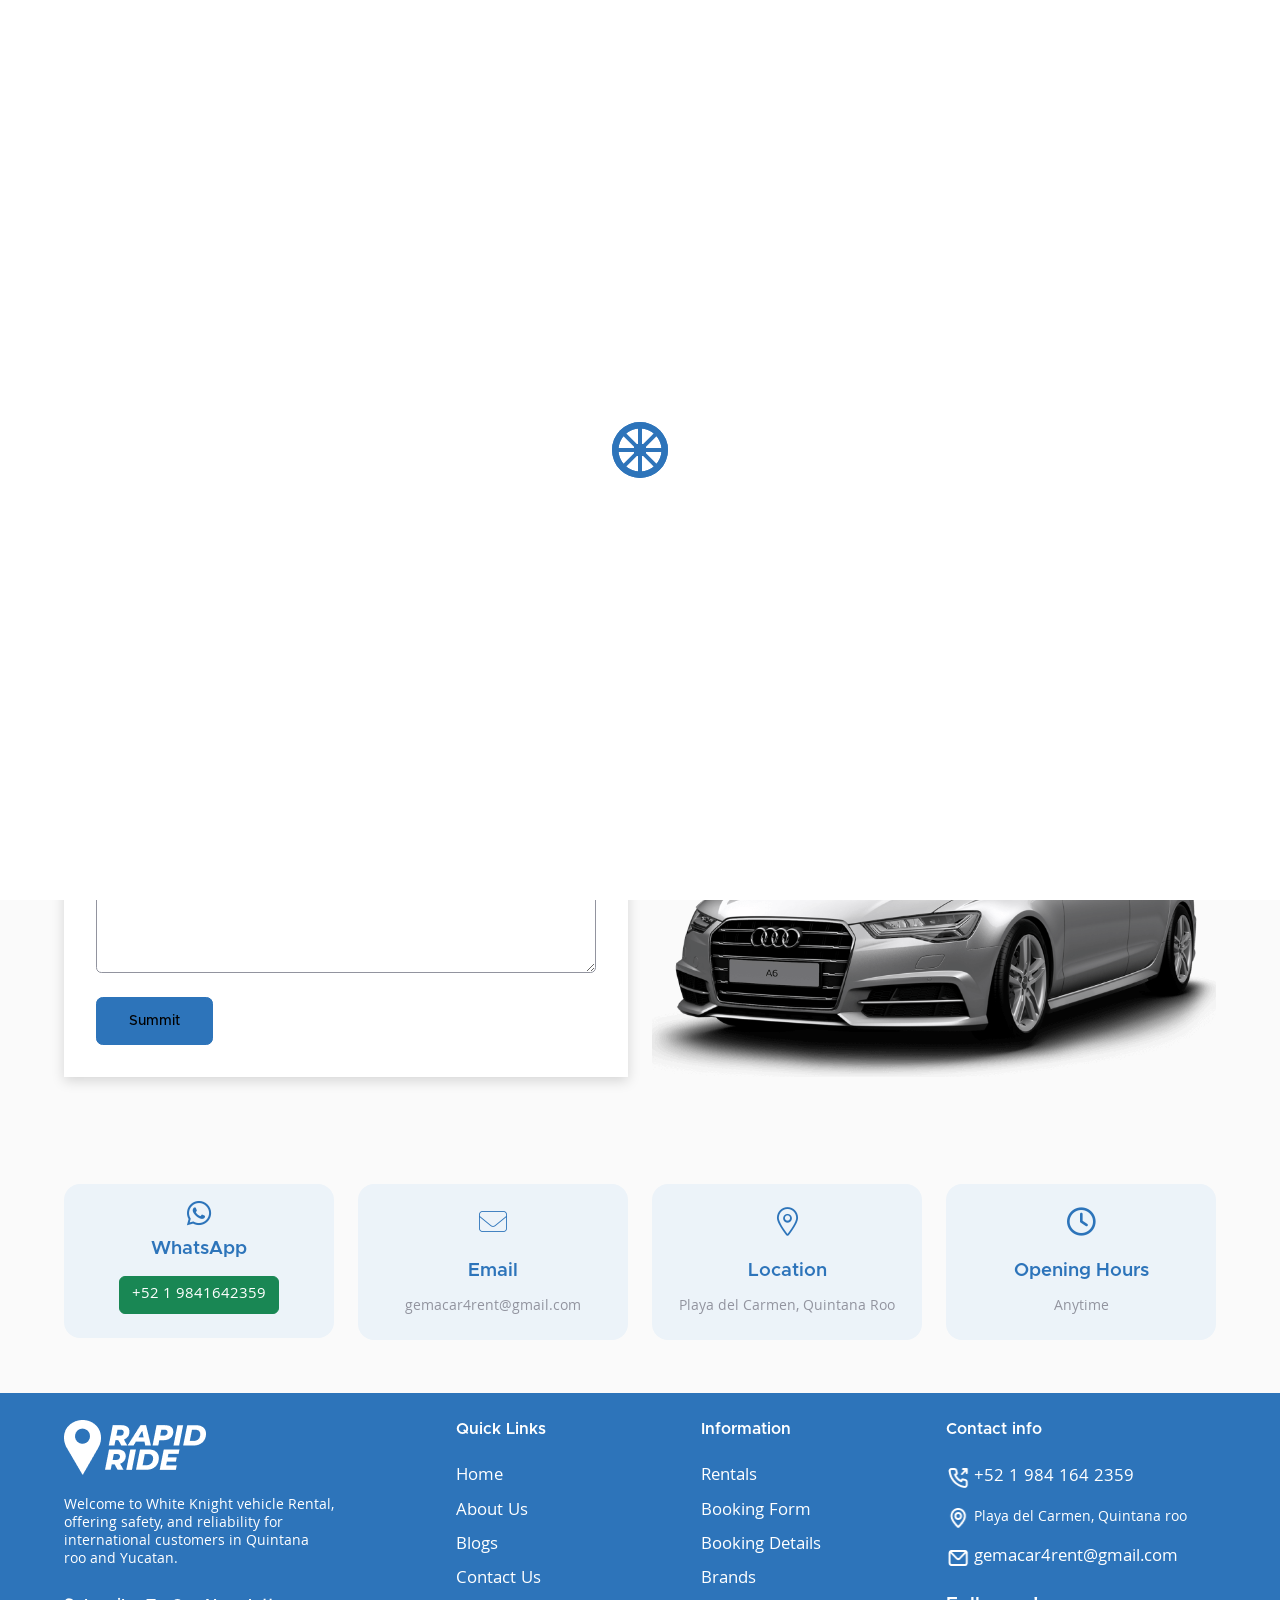
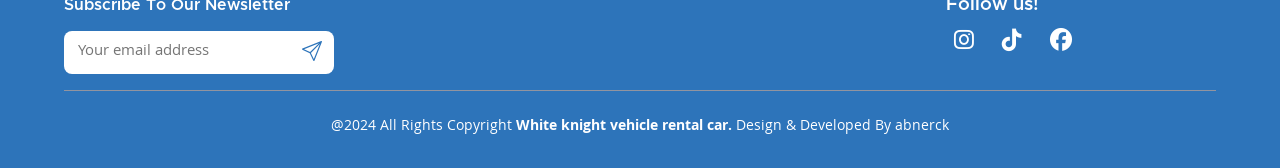
<file: html/contact.html>
<!DOCTYPE html>
<html lang="en">

<head>
    <meta charset="UTF-8">
    <meta http-equiv="X-UA-Compatible" content="IE=edge">
    <meta name="viewport" content="width=device-width, initial-scale=1, shrink-to-fit=no">
    <meta name="description" content="Teach Me || E-Learning HTML Template">

    <title>Car rental</title>

    <!-- Favicon -->
    <link rel="shortcut icon" type="image/x-icon" href="assets/media/user/wk.jpg">

    <!-- All CSS files -->
    <link rel="stylesheet" href="assets/css/vendor/font-awesome.css">
    <link rel="stylesheet" href="assets/css/vendor/bootstrap.min.css">
    <link rel="stylesheet" href="assets/css/vendor/slick.css">
    <link rel="stylesheet" href="assets/css/vendor/slick-theme.css">
    <link rel="stylesheet" href="assets/css/vendor/smoothScorllbar.css">
    <link rel="stylesheet" href="assets/css/app.css">
  
    <head>
        <style>
            /* Cambia el color del texto dentro de los campos de entrada y textarea */
            input.form-control, textarea.form-control {
                color: #000; /* Texto negro */
            }
    
            /* Estilo para cuando el campo está enfocado */
            input.form-control:focus, textarea.form-control:focus {
                color: #000; /* Texto negro */
                border-color: #007BFF; /* Color de borde cuando está enfocado */
                background-color: #f1f1f1; /* Fondo claro cuando está enfocado */
            }
        </style>
    </head>
    
</head>


<body class="x-hidden">

    <!-- PRELOADER START -->
    <div id="preloader">
        <div class="spinner"></div>

      <div id="content"></div>
    </div>

    <!-- PRELOADER END -->

    <!-- Main Wrapper Start -->
    <!-- HEADER MENU START -->
    <header class="header my-40">
        <div class="container-fluid">
            <nav class="navigation d-flex align-items-center justify-content-between">
                <a href="index.html" class="logo">
                    <img src="assets/media/user/kt.jpg" alt="/logo" class="header-logo" style="width: 200px;">
                </a>
                
                <style>
                    .logo h2 {
                        font-family: 'Haarlem Sans';
                        font-size: 50px; /* Ajusta el tamaño del texto */
                        font-weight: bold; /* Opcional, si deseas que el texto sea en negritas */
                        color: #333; /* Ajusta el color del texto */
                        margin: 0; /* Elimina márgenes adicionales */
                        padding: 0; /* Elimina rellenos adicionales */
                        text-transform: uppercase; /* Opcional, para poner todo en mayúsculas */
                    }
                </style>
                <div class="menu-button-right">
                    <div class="main-menu__nav">
                        <ul class="main-menu__list">
                            <li>
                                <a href="index.html">Home</a>
                            </li>
                            
                            <li class="dropdown">
                                <a href="javascript:void(0);">Rental</a>
                                <ul>
                                    <li><a href="rental.html">Rental</a></li>
                                    <li><a href="rental-sidebar.html">Rental sidebar</a></li>
                                    <li><a href="vehicle-details.html">Vehicle details</a></li>
                                </ul>
                            </li>
                            <li>
                                <a href="about.html">About us</a>
                            </li>
                            <!--

                            
                            <li class="dropdown">
                                <a href="javascript:void(0);">Booking</a>
                                <ul>
                                    <li><a href="booking.html">Booking</a></li>
                                    <li><a href="book-now.html">Book now</a></li>
                                </ul>
                            </li>
                            -->
                            <!--
                            <li class="dropdown">
                                <a href="javascript:void(0);">Blogs</a>
                                <ul>
                                    <li><a href="blogs.html">Blogs</a></li>
                                    <li><a href="blogs-details.html">Blogs details</a></li>
                                </ul>
                            </li>
                            -->
                            <li>
                                <a href="contact.html">Contact us</a>
                            </li>
                        </ul>
                    </div>
                </div>
                <div class="main-menu__right">
                    <div class="search-heart-icon d-md-flex d-none align-items-center gap-24">
                        <a href="book-now.html" class="cus-btn">
                            <span class="btn-text">
                                Book now
                                <svg xmlns="http://www.w3.org/2000/svg" width="25" height="24" viewBox="0 0 25 24"
                                    fill="none">
                                    <path
                                        d="M18.0098 6.62C17.9083 6.37565 17.7141 6.18147 17.4698 6.08C17.3496 6.02876 17.2205 6.00158 17.0898 6H7.08978C6.82457 6 6.57021 6.10536 6.38268 6.29289C6.19514 6.48043 6.08978 6.73478 6.08978 7C6.08978 7.26522 6.19514 7.51957 6.38268 7.70711C6.57021 7.89464 6.82457 8 7.08978 8H14.6798L6.37978 16.29C6.28605 16.383 6.21166 16.4936 6.16089 16.6154C6.11012 16.7373 6.08398 16.868 6.08398 17C6.08398 17.132 6.11012 17.2627 6.16089 17.3846C6.21166 17.5064 6.28605 17.617 6.37978 17.71C6.47275 17.8037 6.58335 17.8781 6.70521 17.9289C6.82707 17.9797 6.95777 18.0058 7.08978 18.0058C7.22179 18.0058 7.3525 17.9797 7.47436 17.9289C7.59622 17.8781 7.70682 17.8037 7.79978 17.71L16.0898 9.41V17C16.0898 17.2652 16.1951 17.5196 16.3827 17.7071C16.5702 17.8946 16.8246 18 17.0898 18C17.355 18 17.6094 17.8946 17.7969 17.7071C17.9844 17.5196 18.0898 17.2652 18.0898 17V7C18.0882 6.86932 18.061 6.74022 18.0098 6.62Z" />
                                </svg>
                            </span>
                            <span>
                                Book now
                                <svg xmlns="http://www.w3.org/2000/svg" width="25" height="24" viewBox="0 0 25 24"
                                    fill="none">
                                    <path
                                        d="M18.0098 6.62C17.9083 6.37565 17.7141 6.18147 17.4698 6.08C17.3496 6.02876 17.2205 6.00158 17.0898 6H7.08978C6.82457 6 6.57021 6.10536 6.38268 6.29289C6.19514 6.48043 6.08978 6.73478 6.08978 7C6.08978 7.26522 6.19514 7.51957 6.38268 7.70711C6.57021 7.89464 6.82457 8 7.08978 8H14.6798L6.37978 16.29C6.28605 16.383 6.21166 16.4936 6.16089 16.6154C6.11012 16.7373 6.08398 16.868 6.08398 17C6.08398 17.132 6.11012 17.2627 6.16089 17.3846C6.21166 17.5064 6.28605 17.617 6.37978 17.71C6.47275 17.8037 6.58335 17.8781 6.70521 17.9289C6.82707 17.9797 6.95777 18.0058 7.08978 18.0058C7.22179 18.0058 7.3525 17.9797 7.47436 17.9289C7.59622 17.8781 7.70682 17.8037 7.79978 17.71L16.0898 9.41V17C16.0898 17.2652 16.1951 17.5196 16.3827 17.7071C16.5702 17.8946 16.8246 18 17.0898 18C17.355 18 17.6094 17.8946 17.7969 17.7071C17.9844 17.5196 18.0898 17.2652 18.0898 17V7C18.0882 6.86932 18.061 6.74022 18.0098 6.62Z" />
                                </svg>
                            </span>
                        </a>
                    </div>
                    <a href="#" class="d-xl-none d-flex main-menu__toggler mobile-nav__toggler">
                        <i class="fa-light fa-bars"></i>
                    </a>
                </div>
            </nav>
        </div>
    </header>
    
    <!-- HEADER MENU END -->

    <!-- About-area start -->
    <section class="title-banner-5">
        <div class="txt">
            <h2 class="white text-center">Contact us ( de esta pagina falta que cuando se envie el formulario nos aparezca un mensaje de success ! ) </h2>
            <div class="txt-block text-center white">
                <a href="index.html">Home</a>
                <i class="fa-solid fa-greater-than"></i>
                <a href="about.html">Contact us</a>
            </div>
        </div>
    </section>
    <!-- About-area start  end -->

    <!--title start  -->
    <section class="files my-80">
        <div class="container-fluid">
            <div class="row  row-gap-4 align-items-end">
                <div class="col-lg-6  col-md-6 col-sm-6   my-40">
                    <form action="assets/mail/contactus.php" method="POST">
                        <div class="topic">
                            <h6 class="mb-12">We will contact you</h6>
                            <div class="d-flex flex-column gap-24">
                                
                                <!-- Fila para Nombre y Teléfono -->
                                <div class="d-flex gap-24">
                                    <div class="form-group">
                                        <label for="rentaName" class="form-label">Name</label>
                                        <input type="text" name="name" class="form-control" id="rentaName" placeholder="Your Name" required>
                                    </div>
                                    <div class="form-group">
                                        <label for="rentaPhone" class="form-label">Phone Number</label>
                                        <input type="tel" name="phone" class="form-control" id="rentaPhone" placeholder="Your Phone" required>
                                    </div>
                                </div>
                                
                                <!-- Campo de asunto -->
                                <div class="form-group">
                                    <label for="rentaSubject" class="form-label">Subject</label>
                                    <input type="text" name="subject" class="form-control" id="rentaSubject" placeholder="Subject" required>
                                </div>
                                
                                <!-- Campo de mensaje -->
                                <div class="form-group">
                                    <label for="rentaMessage" class="form-label">Message</label>
                                    <textarea name="message" class="form-control" id="rentaMessage" placeholder="Your message" required></textarea>
                                </div>
                                
                                
                            </div>
                            <button type="submit" class="cus-btn mt-24">
                                summit
                                <span class="btn-text">Send it</span>
                            </button>
                            
                        </div>
                    </form>
                    
                    
                    
                    
                    
                </div>
                <div class="col-lg-6 col-md-6 col-sm-6">
                    <img src="assets/media/blogs/pngwing-19.png" alt="car">
                </div>
            </div>
        </div>
    </section>
    <!-- title end -->

    <!-- vichles-section -->
    <section class="cards py-80">
        <div class="container-fluid">
            <div class="row row-gap-4">
                <div class="col-xl-3 col-lg-6 col-md-6 col-sm-6">
                    
                    <div class="banner">
                        <i class="fab fa-whatsapp fa-lg mb-24"></i> <!-- Ícono de WhatsApp -->
                        <h5 class="mb-16">WhatsApp</h5>
                        <a href="https://wa.me/529841642359" target="_blank" class="btn btn-success text-white mx-2"> <!-- Clase de botón agregada -->
                            +52 1 9841642359
                        </a>
                    </div>
                </div>
                <div class="col-xl-3 col-lg-6 col-md-6 col-sm-6">
                    <div class="banner">
                        <i class="fa-thin fa-envelope mb-24"></i>
                        <h5 class="mb-16">Email</h5>
                        <p>gemacar4rent@gmail.com</p>
                    </div>
                </div>
                <div class="col-xl-3 col-lg-6 col-md-6 col-sm-6">
                    <div class="banner">
                        <i class="fa-light fa-location-dot mb-24"></i>
                        <h5 class="mb-16">Location</h5>
                        <p>Playa del Carmen, Quintana Roo</p>
                    </div>
                </div>
                <div class="col-xl-3 col-lg-6 col-md-6 col-sm-6">
                    <div class="banner">
                        <i class="fa-regular fa-clock mb-24"></i>
                        <h5 class="mb-16">Opening Hours</h5>
                        <p>Anytime</p>
                    </div>
                </div>
            </div>
        </div>
    </section>
    
    
        
    </section>
    <!-- vicheles-end -->

    <!-- catagory -->

    <!--Footer-start -->
    <footer class="pt-40">
        <div class="container-fluid">
            <div class="row mb-16 row-gap-4">
                <div class="col-lg-3">
                    <div class="txt-block">
                        <a href="index.html">
                            <img src="assets/media/footer/logo.png" alt="logo">
                            <img src="assets/media/footer/Frame-173.png" alt="Frame">
                        </a>
                    </div>
                    <p class="mb-32">Welcome to White Knight vehicle Rental, offering safety, and reliability for international customers in Quintana roo and Yucatan.</p>
                    
                    <h6 class="white mb-16">Subscribe To Our Newsletter</h6>
                    <form action="index.html" class="newsletter-form">
                        <input type="email" name="email" id="eMail" class="form-input"
                            placeholder=" Your email address">
                        <button type="submit">
                            <svg xmlns="http://www.w3.org/2000/svg" width="20" height="20"
                                viewBox="0 0 20 20" fill="none">
                                <g clip-path="url(#clip0_383_5670)">
                                    <path
                                        d="M19.8284 0.171647C19.6626 0.00586635 19.414 -0.0451101 19.1965 0.041921L0.36834 7.57308C0.152911 7.65925 0.00865304 7.86441 0.00037181 8.09632C-0.00787036 8.32819 0.121504 8.54308 0.330254 8.64433L7.75477 12.2451L11.3556 19.6697C11.4538 19.8722 11.6589 19.9999 11.8827 19.9999C11.8896 19.9999 11.8966 19.9998 11.9036 19.9995C12.1355 19.9913 12.3407 19.847 12.4268 19.6316L19.9581 0.803599C20.0451 0.585943 19.9941 0.337389 19.8284 0.171647ZM2.0349 8.16862L16.9812 2.19016L8.07383 11.0974L2.0349 8.16862ZM11.8313 17.9651L8.90246 11.926L17.8099 3.01875L11.8313 17.9651Z"
                                        fill="#2D74BA" />
                                </g>
                            </svg>
                        </button>
                    </form>
                </div>
                <div class="col-lg-5 col-md-8 offset-lg-1">
                    <div class="row">
                        <div class="col-6">
                            <div class="links-block">
                                <h6 class="mb-32">Quick Links</h6>
                                <ul class="unstyled">
                                    <li class="mb-12">
                                        <a href="index.html">Home </a>
                                    </li>
                                    <li class="mb-12">
                                        <a href="about.html">About Us</a>
                                    </li>
                                    <li class="mb-12">
                                        <a href="blogs.html">Blogs</a>
                                    </li>
                                    <li class="mb-12">
                                        <a href="contact.html">Contact Us</a>
                                    </li>
                                </ul>
                            </div>
                        </div>
                        <div class="col-6">
                            <div class="links-block">
                                <h6 class="mb-32">Information</h6>
                                <ul class="unstyled">
                                    <li class="mb-12">
                                        <a href="rental.html">Rentals</a>
                                    </li>
                                    <li class="mb-12">
                                        <a href="book-now.html">Booking Form</a>
                                    </li>
                                    <li class="mb-12">
                                        <a href="booking.html">Booking Details</a>
                                    </li>
                                    <li class="mb-12">
                                        <a href="index.html">Brands</a>
                                    </li>
                                </ul>
                            </div>
                        </div>
                    </div>
                </div>
                <div class="col-lg-3 col-md-4">
                    <div class="links-block">
                        <div class="mb-24">
                            <h6 class="mb-32">Contact info</h6>
                        </div>
                        <ul class="unstyled">
                            <li class="mb-16">
                                <div class="contact">
                                    <img src="assets/media/footer/uil-outgoing-call.png" alt="call-logo">
                                    <a href="tel:+12345678">+52 1 984 164 2359</a>
                                </div>
                            </li>
                            <li class="mb-16">
                                <div class="contact">
                                    <img src="assets/media/footer/uil-map-marker.png" alt="logo">
                                    <p>Playa del Carmen, Quintana roo</p>
                                </div>
                            </li>
                            <li class="mb-24">
                                <div class="contact">
                                    <img src="assets/media/footer/uil-envelope.png" alt="logo">
                                    <a href="mailto:example@company.com">gemacar4rent@gmail.com</a>
                                </div>
                            </li>
                        </ul>
                        <h5>Follow us!</h5>
                        <div class="social-icons mb-12">
                            <ul class="d-flex unstyled gap-12">
                                <li>
                                    <a href="https://www.instagram.com" target="_blank" class="text-white mx-2">
                                        <i class="fab fa-instagram fa-lg"></i> 
                                    </a>
                                </li>
                                
                                <li>
                                    <a href="https://www.tiktok.com/@whiteknightcarforrent" target="_blank" class="text-white mx-2">
                                        <i class="fab fa-tiktok fa-lg"></i> 
                                    </a>
                                </li>
                                <li>
                                    <a href="https://www.facebook.com/61567088864735" target="_blank" class="text-white mx-2">
                                        <i class="fab fa-facebook fa-lg"></i> 
                                    </a>
                                </li>
                            </ul>
                        </div>
                    </div>
                </div>
            </div>
            <div class="hr-line  bg-light-gray"></div>
            <p class="mt-32 pb-32 text-center">@2024 All Rights Copyright <span class="fw-700 color-sec">White knight vehicle rental car.</span>
                Design & Developed By abnerck</p>
        </div>
    </footer> 
    <!--Footer-end -->

    <!-- Back To Top Start -->
    <button class="scrollToTopBtn"><i class="fa fa-arrow-up"></i></button>

    <!-- Mobile Menu Start -->
    <div class="mobile-nav__wrapper">
        <div class="mobile-nav__overlay mobile-nav__toggler"></div>
        <div class="mobile-nav__content">
            <span class="mobile-nav__close mobile-nav__toggler"><i class="fa fa-times"></i></span>
            <div class="logo-box">
                <a href="index.html" aria-label="logo image"><img src="assets/media/user/logo.png" alt=""></a>
            </div>
            <div class="mobile-nav__container"></div>
            <ul class="mobile-nav__contact list-unstyled">
                <li>
                    <i class="fas fa-envelope"></i>
                    <a href="gemacar4rent@gmail.com">gemacar4rent@gmail.com</a>
                </li>
                <li>
                    <i class="fa fa-phone-alt"></i>
                    <a href="tel:+12345678">+52 1 984 164 2359</a>
                    
                </li>
            </ul>
            <div class="mobile-nav__social">
                <a href=""><i class="fa-brands fa-x-twitter"></i></a>
                <a href=""><i class="fab fa-facebook"></i></a>
                <a href=""><i class="fab fa-instagram"></i></a>
            </div>
        </div>
    </div>
    <!-- Mobile Menu End -->

    <!-- Jquery Js -->
    <script src="assets/js/vendor/bootstrap.min.js"></script>
    <script src="assets/js/vendor/jquery-3.6.3.min.js"></script>
    <script src="assets/js/vendor/slick.min.js"></script>
    <script src="assets/js/vendor/smooth-scrollbar.js"></script>
    <script src="assets/js/app.js"></script>
</body>

</html>
</file>
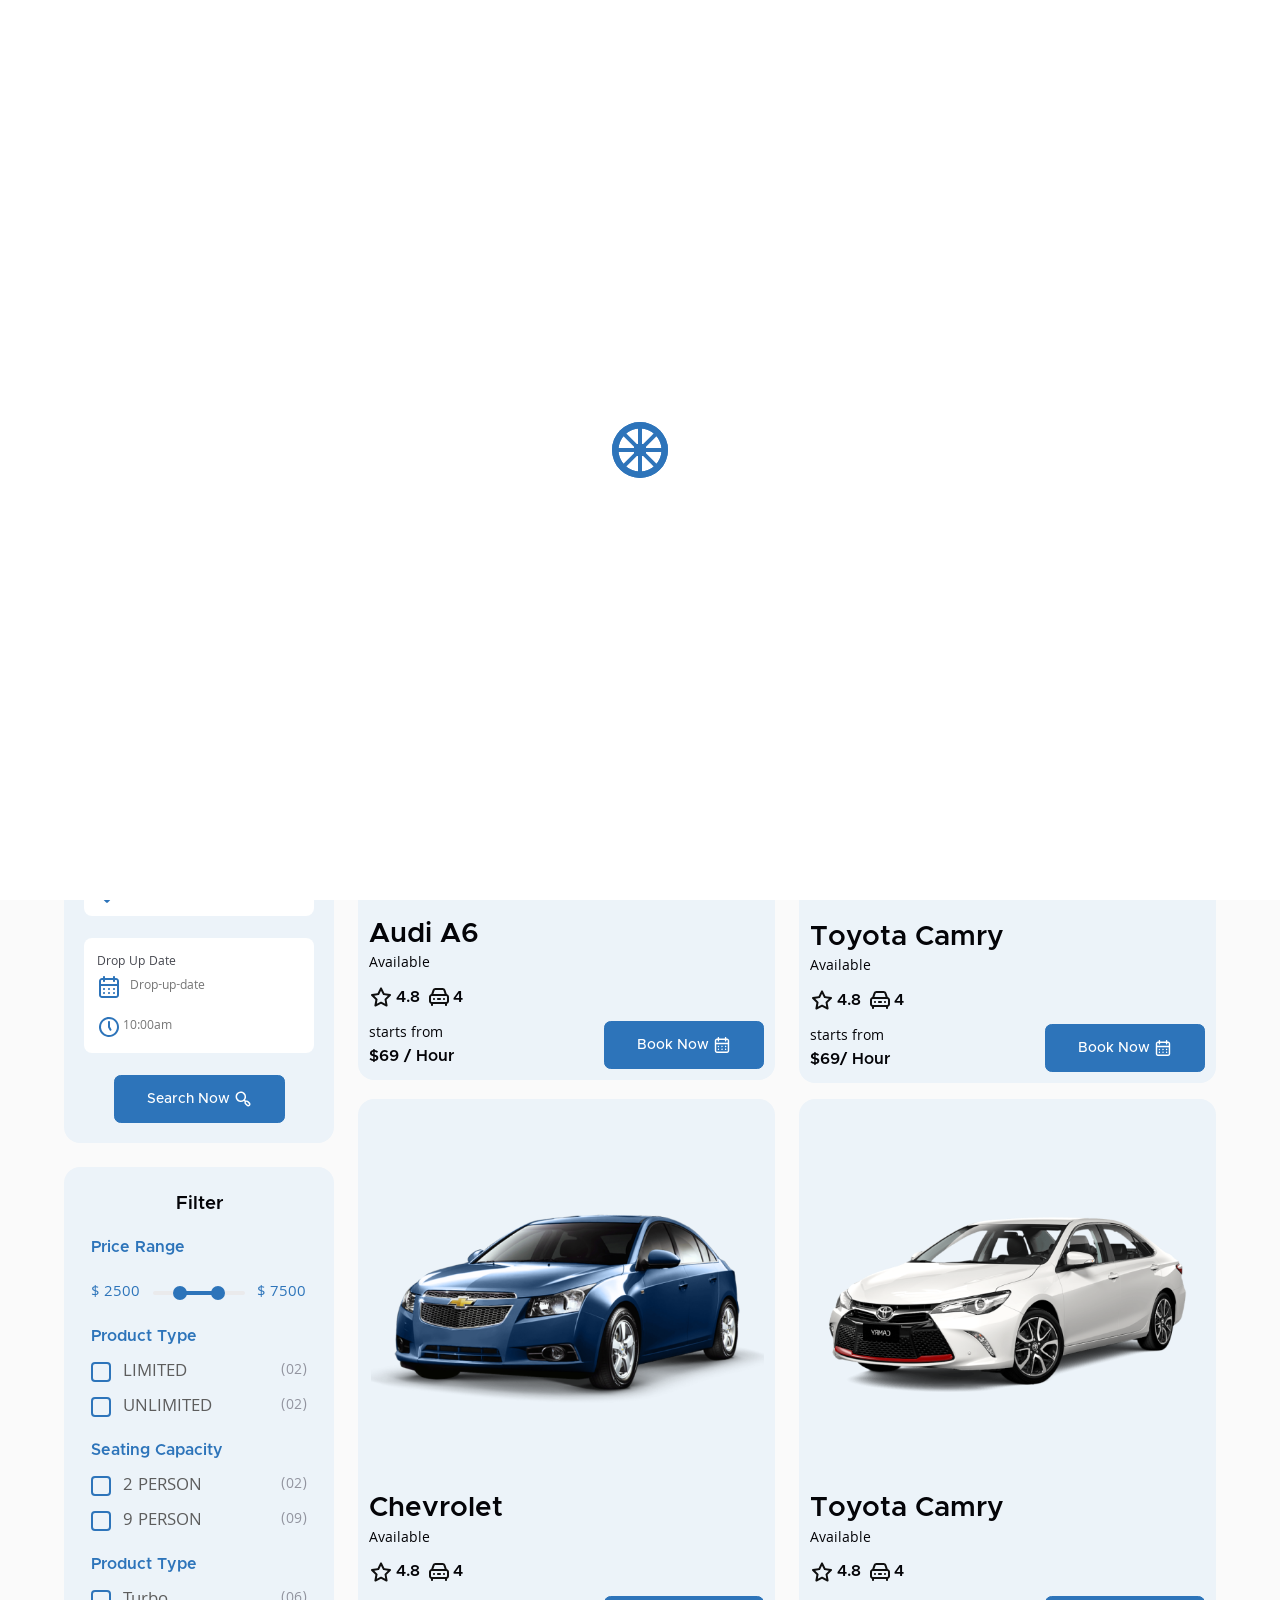
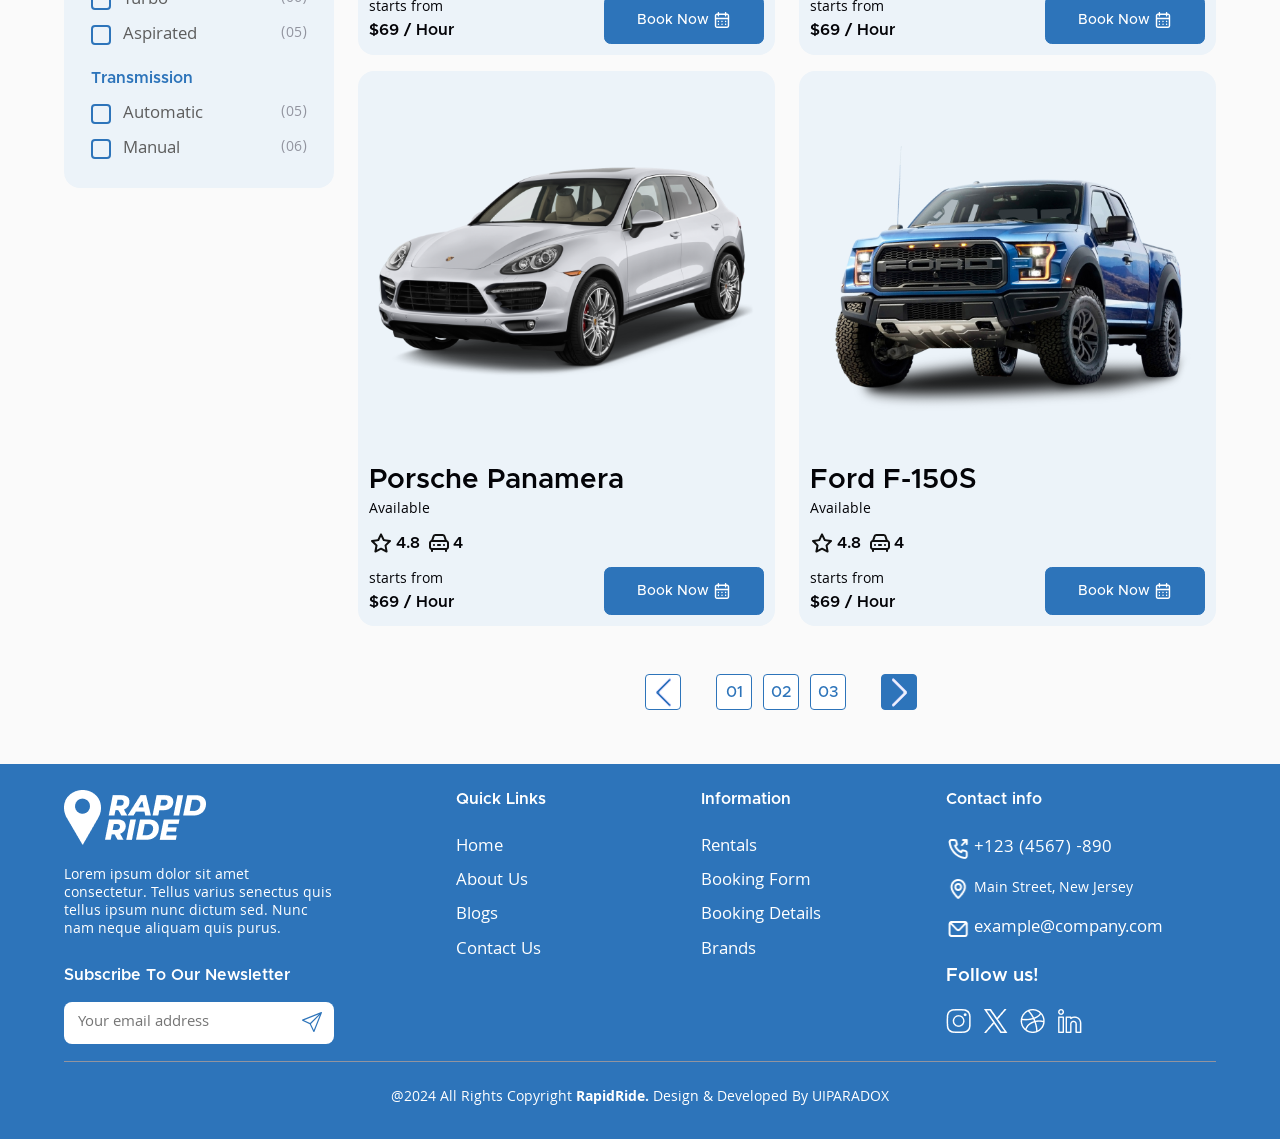
<file: html/rental-sidebar.html>
<!DOCTYPE html>
<html lang="en">

<head>
    <meta charset="UTF-8">
    <meta http-equiv="X-UA-Compatible" content="IE=edge">
    <meta name="viewport" content="width=device-width, initial-scale=1, shrink-to-fit=no">
    <meta name="description" content="Teach Me || E-Learning HTML Template">

    <title>Car rental</title>

    <!-- Favicon -->
    <link rel="shortcut icon" type="image/x-icon" href="assets/media/user/wk.jpg">

    <!-- All CSS files -->
    <link rel="stylesheet" href="assets/css/vendor/font-awesome.css">
    <link rel="stylesheet" href="assets/css/vendor/bootstrap.min.css">
    <link rel="stylesheet" href="assets/css/vendor/slick.css">
    <link rel="stylesheet" href="assets/css/vendor/slick-theme.css">
    <link rel="stylesheet" href="assets/css/vendor/classic.css">
    <link rel="stylesheet" href="assets/css/vendor/classic.date.css">
    <!-- <link rel="stylesheet" href="assets/css/vendor/ion.rangeSlider.css"> -->
    <link rel="stylesheet" href="assets/css/vendor/smoothScorllbar.css">
    <link rel="stylesheet" href="assets/css/app.css">

</head>

<body class="x-hidden">

    <!-- PRELOADER START -->
    <div id="preloader">
        <div class="spinner"></div>

        <div id="content"></div>
    </div>
    <!-- PRELOADER END -->

    <!-- Main Wrapper Start -->

    <!-- HEADER MENU START -->
    <header class="header my-40">
        <div class="container-fluid">
            <nav class="navigation d-flex align-items-center justify-content-between">
                <a href="index.html" class="d-flex align-items-center">
                    <img src="assets/media/user/logo.png" alt="/logo" class="header-logo">
                </a>
                <div class="menu-button-right">
                    <div class="main-menu__nav">
                        <ul class="main-menu__list">
                            <li>
                                <a href="index.html">Home</a>
                            </li>
                            <li>
                                <a href="about.html">About us</a>
                            </li>
                            <li class="dropdown">
                                <a href="javascript:void(0);">Rental</a>
                                <ul>
                                    <li><a href="rental.html">Rental</a></li>
                                    <li><a href="rental-sidebar.html">Rental sidebar</a></li>
                                    <li><a href="vehicle-details.html">Vehicle details</a></li>
                                </ul>
                            </li>
                            <li class="dropdown">
                                <a href="javascript:void(0);">Booking</a>
                                <ul>
                                    <li><a href="booking.html">Booking</a></li>
                                    <li><a href="book-now.html">Book now</a></li>
                                </ul>
                            </li>
                          
                            <li>
                                <a href="contact.html">Contact us</a>
                            </li>
                        </ul>
                    </div>
                </div>
                <div class="main-menu__right">
                    <div class="search-heart-icon d-md-flex d-none align-items-center gap-24">
                        <a href="book-now.html" class="cus-btn">
                            <span class="btn-text">
                                Book now
                                <svg xmlns="http://www.w3.org/2000/svg" width="25" height="24" viewBox="0 0 25 24"
                                    fill="none">
                                    <path
                                        d="M18.0098 6.62C17.9083 6.37565 17.7141 6.18147 17.4698 6.08C17.3496 6.02876 17.2205 6.00158 17.0898 6H7.08978C6.82457 6 6.57021 6.10536 6.38268 6.29289C6.19514 6.48043 6.08978 6.73478 6.08978 7C6.08978 7.26522 6.19514 7.51957 6.38268 7.70711C6.57021 7.89464 6.82457 8 7.08978 8H14.6798L6.37978 16.29C6.28605 16.383 6.21166 16.4936 6.16089 16.6154C6.11012 16.7373 6.08398 16.868 6.08398 17C6.08398 17.132 6.11012 17.2627 6.16089 17.3846C6.21166 17.5064 6.28605 17.617 6.37978 17.71C6.47275 17.8037 6.58335 17.8781 6.70521 17.9289C6.82707 17.9797 6.95777 18.0058 7.08978 18.0058C7.22179 18.0058 7.3525 17.9797 7.47436 17.9289C7.59622 17.8781 7.70682 17.8037 7.79978 17.71L16.0898 9.41V17C16.0898 17.2652 16.1951 17.5196 16.3827 17.7071C16.5702 17.8946 16.8246 18 17.0898 18C17.355 18 17.6094 17.8946 17.7969 17.7071C17.9844 17.5196 18.0898 17.2652 18.0898 17V7C18.0882 6.86932 18.061 6.74022 18.0098 6.62Z" />
                                </svg>
                            </span>
                            <span>
                                Book now
                                <svg xmlns="http://www.w3.org/2000/svg" width="25" height="24" viewBox="0 0 25 24"
                                    fill="none">
                                    <path
                                        d="M18.0098 6.62C17.9083 6.37565 17.7141 6.18147 17.4698 6.08C17.3496 6.02876 17.2205 6.00158 17.0898 6H7.08978C6.82457 6 6.57021 6.10536 6.38268 6.29289C6.19514 6.48043 6.08978 6.73478 6.08978 7C6.08978 7.26522 6.19514 7.51957 6.38268 7.70711C6.57021 7.89464 6.82457 8 7.08978 8H14.6798L6.37978 16.29C6.28605 16.383 6.21166 16.4936 6.16089 16.6154C6.11012 16.7373 6.08398 16.868 6.08398 17C6.08398 17.132 6.11012 17.2627 6.16089 17.3846C6.21166 17.5064 6.28605 17.617 6.37978 17.71C6.47275 17.8037 6.58335 17.8781 6.70521 17.9289C6.82707 17.9797 6.95777 18.0058 7.08978 18.0058C7.22179 18.0058 7.3525 17.9797 7.47436 17.9289C7.59622 17.8781 7.70682 17.8037 7.79978 17.71L16.0898 9.41V17C16.0898 17.2652 16.1951 17.5196 16.3827 17.7071C16.5702 17.8946 16.8246 18 17.0898 18C17.355 18 17.6094 17.8946 17.7969 17.7071C17.9844 17.5196 18.0898 17.2652 18.0898 17V7C18.0882 6.86932 18.061 6.74022 18.0098 6.62Z" />
                                </svg>
                            </span>
                        </a>
                    </div>
                    <a href="#" class="d-xl-none d-flex main-menu__toggler mobile-nav__toggler">
                        <i class="fa-light fa-bars"></i>
                    </a>
                </div>
            </nav>
        </div>
    </header>
    <!-- HEADER MENU END -->

    <!-- About-area start -->
    <section class="title-banner">
        <div class="txt">
            <h2 class="white text-center">Rental</h2>
            <div class="txt-block text-center white">
                <a href="index.html">Home</a>
                <i class="fa-solid fa-greater-than"></i>
                <a href="about.html">Rental</a>
            </div>
        </div>
    </section>
    <!-- About-area start  end -->

    <!--title start  -->
    <section class="ride my-80">
        <div class="container-fluid">
            <div class="heads mb-48">
                <div class="file">
                    <h2 class="mb-12">Choose Your Ride</h2>
                    <p class="dark-gray">Lorem ipsum dolor sit amet consectetur. Velit amet quam tristique <br class="d-xl-block d-none"> aliquet urna proin nam
                        pellentesque risus..</p>
                </div>
                <div class="Search-field">
                    <input type="text" class="search-bar" placeholder="Search Now">
                </div>
            </div>
        </div>
        <div class="container-fluid">
            <div class="row row-gap-4">
                <div class="col-xl-3">
                    <div class="sidebar">
                      <form action="vehicle-details.html">
                            <div class="sidebar-block">
                                <div class="input-box">
                                    <label for="location1">Pick Up Location</label>
                                    <div class="d-flex gap-4">
                                        <svg xmlns="http://www.w3.org/2000/svg" width="20" height="24"
                                            viewBox="0 0 20 24" fill="none">
                                            <path
                                                d="M17.0001 3.22664C15.1436 1.37013 12.6256 0.327148 10.0001 0.327148C7.37457 0.327148 4.8566 1.37013 3.00008 3.22664C1.14357 5.08316 0.100586 7.60113 0.100586 10.2266C0.100586 12.8522 1.14357 15.3701 3.00008 17.2266L9.14841 23.3866C9.25687 23.496 9.38591 23.5828 9.52807 23.642C9.67024 23.7012 9.82273 23.7317 9.97675 23.7317C10.1308 23.7317 10.2832 23.7012 10.4254 23.642C10.5676 23.5828 10.6966 23.496 10.8051 23.3866L17.0001 17.1683C18.8488 15.3195 19.8875 12.812 19.8875 10.1975C19.8875 7.58291 18.8488 5.07543 17.0001 3.22664ZM15.3317 15.5L10.0001 20.855L4.66841 15.5C3.61508 14.4457 2.89797 13.1028 2.60772 11.641C2.31748 10.1792 2.46713 8.66418 3.03777 7.28744C3.6084 5.91069 4.5744 4.73403 5.81365 3.9062C7.0529 3.07837 8.50976 2.63652 10.0001 2.63652C11.4904 2.63652 12.9473 3.07837 14.1865 3.9062C15.4258 4.73403 16.3918 5.91069 16.9624 7.28744C17.533 8.66418 17.6827 10.1792 17.3924 11.641C17.1022 13.1028 16.3851 14.4457 15.3317 15.5ZM6.50008 6.64498C5.55825 7.58971 5.02937 8.8693 5.02937 10.2033C5.02937 11.5373 5.55825 12.8169 6.50008 13.7616C7.1998 14.4626 8.09093 14.9412 9.06167 15.1376C10.0324 15.334 11.0395 15.2393 11.9567 14.8655C12.8738 14.4917 13.6601 13.8553 14.217 13.0363C14.7738 12.2172 15.0764 11.252 15.0867 10.2616C15.092 9.60038 14.9646 8.94478 14.7121 8.3336C14.4596 7.72241 14.0872 7.16806 13.6167 6.70331C13.1544 6.23032 12.603 5.85344 11.9944 5.59435C11.3858 5.33527 10.732 5.1991 10.0705 5.19368C9.40912 5.18825 8.75315 5.31369 8.14038 5.56276C7.52761 5.81184 6.97015 6.17963 6.50008 6.64498ZM11.9717 12.105C11.5296 12.5538 10.9453 12.8352 10.3187 12.9009C9.69213 12.9667 9.06215 12.8127 8.53651 12.4654C8.01086 12.1181 7.62218 11.5989 7.43692 10.9967C7.25167 10.3946 7.28134 9.74672 7.52086 9.16399C7.76039 8.58126 8.1949 8.09983 8.7501 7.802C9.30529 7.50418 9.94671 7.40845 10.5647 7.5312C11.1826 7.65394 11.7388 7.98753 12.138 8.47493C12.5372 8.96233 12.7548 9.57327 12.7534 10.2033C12.7364 10.9235 12.4343 11.6074 11.9134 12.105H11.9717Z"
                                                fill="#2D74BA" />
                                        </svg>
                                        <input type="text" id="location1" placeholder="Pick up location"
                                            name="location">
                                    </div>
                                </div>
                                <div class="input-box">
                                    <div class="row align-items-center row-gap-3">
                                        <div class="col-xxl-6">
                                            <label>Pick Up Date</label>
                                            <div class="d-flex gap-10">
                                                <svg xmlns="http://www.w3.org/2000/svg" width="24" height="24"
                                                    viewBox="0 0 24 24" fill="none">
                                                    <path
                                                        d="M12 19C12.1978 19 12.3911 18.9414 12.5556 18.8315C12.72 18.7216 12.8482 18.5654 12.9239 18.3827C12.9996 18.2 13.0194 17.9989 12.9808 17.8049C12.9422 17.6109 12.847 17.4327 12.7071 17.2929C12.5673 17.153 12.3891 17.0578 12.1951 17.0192C12.0011 16.9806 11.8 17.0004 11.6173 17.0761C11.4346 17.1518 11.2784 17.28 11.1685 17.4444C11.0586 17.6089 11 17.8022 11 18C11 18.2652 11.1054 18.5196 11.2929 18.7071C11.4804 18.8946 11.7348 19 12 19ZM17 19C17.1978 19 17.3911 18.9414 17.5556 18.8315C17.72 18.7216 17.8482 18.5654 17.9239 18.3827C17.9996 18.2 18.0194 17.9989 17.9808 17.8049C17.9422 17.6109 17.847 17.4327 17.7071 17.2929C17.5673 17.153 17.3891 17.0578 17.1951 17.0192C17.0011 16.9806 16.8 17.0004 16.6173 17.0761C16.4346 17.1518 16.2784 17.28 16.1685 17.4444C16.0586 17.6089 16 17.8022 16 18C16 18.2652 16.1054 18.5196 16.2929 18.7071C16.4804 18.8946 16.7348 19 17 19ZM17 15C17.1978 15 17.3911 14.9414 17.5556 14.8315C17.72 14.7216 17.8482 14.5654 17.9239 14.3827C17.9996 14.2 18.0194 13.9989 17.9808 13.8049C17.9422 13.6109 17.847 13.4327 17.7071 13.2929C17.5673 13.153 17.3891 13.0578 17.1951 13.0192C17.0011 12.9806 16.8 13.0004 16.6173 13.0761C16.4346 13.1518 16.2784 13.28 16.1685 13.4444C16.0586 13.6089 16 13.8022 16 14C16 14.2652 16.1054 14.5196 16.2929 14.7071C16.4804 14.8946 16.7348 15 17 15ZM12 15C12.1978 15 12.3911 14.9414 12.5556 14.8315C12.72 14.7216 12.8482 14.5654 12.9239 14.3827C12.9996 14.2 13.0194 13.9989 12.9808 13.8049C12.9422 13.6109 12.847 13.4327 12.7071 13.2929C12.5673 13.153 12.3891 13.0578 12.1951 13.0192C12.0011 12.9806 11.8 13.0004 11.6173 13.0761C11.4346 13.1518 11.2784 13.28 11.1685 13.4444C11.0586 13.6089 11 13.8022 11 14C11 14.2652 11.1054 14.5196 11.2929 14.7071C11.4804 14.8946 11.7348 15 12 15ZM19 3H18V2C18 1.73478 17.8946 1.48043 17.7071 1.29289C17.5196 1.10536 17.2652 1 17 1C16.7348 1 16.4804 1.10536 16.2929 1.29289C16.1054 1.48043 16 1.73478 16 2V3H8V2C8 1.73478 7.89464 1.48043 7.70711 1.29289C7.51957 1.10536 7.26522 1 7 1C6.73478 1 6.48043 1.10536 6.29289 1.29289C6.10536 1.48043 6 1.73478 6 2V3H5C4.20435 3 3.44129 3.31607 2.87868 3.87868C2.31607 4.44129 2 5.20435 2 6V20C2 20.7956 2.31607 21.5587 2.87868 22.1213C3.44129 22.6839 4.20435 23 5 23H19C19.7956 23 20.5587 22.6839 21.1213 22.1213C21.6839 21.5587 22 20.7956 22 20V6C22 5.20435 21.6839 4.44129 21.1213 3.87868C20.5587 3.31607 19.7956 3 19 3ZM20 20C20 20.2652 19.8946 20.5196 19.7071 20.7071C19.5196 20.8946 19.2652 21 19 21H5C4.73478 21 4.48043 20.8946 4.29289 20.7071C4.10536 20.5196 4 20.2652 4 20V11H20V20ZM20 9H4V6C4 5.73478 4.10536 5.48043 4.29289 5.29289C4.48043 5.10536 4.73478 5 5 5H6V6C6 6.26522 6.10536 6.51957 6.29289 6.70711C6.48043 6.89464 6.73478 7 7 7C7.26522 7 7.51957 6.89464 7.70711 6.70711C7.89464 6.51957 8 6.26522 8 6V5H16V6C16 6.26522 16.1054 6.51957 16.2929 6.70711C16.4804 6.89464 16.7348 7 17 7C17.2652 7 17.5196 6.89464 17.7071 6.70711C17.8946 6.51957 18 6.26522 18 6V5H19C19.2652 5 19.5196 5.10536 19.7071 5.29289C19.8946 5.48043 20 5.73478 20 6V9ZM7 15C7.19778 15 7.39112 14.9414 7.55557 14.8315C7.72002 14.7216 7.84819 14.5654 7.92388 14.3827C7.99957 14.2 8.01937 13.9989 7.98079 13.8049C7.9422 13.6109 7.84696 13.4327 7.70711 13.2929C7.56725 13.153 7.38907 13.0578 7.19509 13.0192C7.00111 12.9806 6.80004 13.0004 6.61732 13.0761C6.43459 13.1518 6.27841 13.28 6.16853 13.4444C6.05865 13.6089 6 13.8022 6 14C6 14.2652 6.10536 14.5196 6.29289 14.7071C6.48043 14.8946 6.73478 15 7 15ZM7 19C7.19778 19 7.39112 18.9414 7.55557 18.8315C7.72002 18.7216 7.84819 18.5654 7.92388 18.3827C7.99957 18.2 8.01937 17.9989 7.98079 17.8049C7.9422 17.6109 7.84696 17.4327 7.70711 17.2929C7.56725 17.153 7.38907 17.0578 7.19509 17.0192C7.00111 16.9806 6.80004 17.0004 6.61732 17.0761C6.43459 17.1518 6.27841 17.28 6.16853 17.4444C6.05865 17.6089 6 17.8022 6 18C6 18.2652 6.10536 18.5196 6.29289 18.7071C6.48043 18.8946 6.73478 19 7 19Z"
                                                        fill="#2D74BA" />
                                                </svg>
                                                <input type="text" name="date" id="checkIn" class="sel-input date_to"
                                                    placeholder="Pick-up-date">
                                            </div>
                                        </div>
                                        <div class="col-xxl-6">
                                            <svg xmlns="http://www.w3.org/2000/svg" width="24" height="24"
                                                viewBox="0 0 24 24" fill="none">
                                                <path
                                                    d="M12 2C10.0222 2 8.08879 2.58649 6.4443 3.6853C4.79981 4.78412 3.51809 6.3459 2.76121 8.17317C2.00433 10.0004 1.8063 12.0111 2.19215 13.9509C2.578 15.8907 3.53041 17.6725 4.92894 19.0711C6.32746 20.4696 8.10929 21.422 10.0491 21.8079C11.9889 22.1937 13.9996 21.9957 15.8268 21.2388C17.6541 20.4819 19.2159 19.2002 20.3147 17.5557C21.4135 15.9112 22 13.9778 22 12C21.997 9.34877 20.9424 6.80699 19.0677 4.93228C17.193 3.05758 14.6512 2.00303 12 2ZM12 20C10.4178 20 8.87104 19.5308 7.55544 18.6518C6.23985 17.7727 5.21447 16.5233 4.60897 15.0615C4.00347 13.5997 3.84504 11.9911 4.15372 10.4393C4.4624 8.88743 5.22433 7.46197 6.34315 6.34315C7.46197 5.22433 8.88743 4.4624 10.4393 4.15372C11.9911 3.84504 13.5997 4.00346 15.0615 4.60896C16.5233 5.21447 17.7727 6.23984 18.6518 7.55544C19.5308 8.87103 20 10.4177 20 12C19.9976 14.121 19.1539 16.1544 17.6542 17.6542C16.1544 19.1539 14.121 19.9976 12 20ZM13 11.749V7C13 6.73478 12.8946 6.48043 12.7071 6.29289C12.5196 6.10536 12.2652 6 12 6C11.7348 6 11.4804 6.10536 11.2929 6.29289C11.1054 6.48043 11 6.73478 11 7V12C11.0001 12.1647 11.0407 12.3268 11.1182 12.4722L12.6182 15.271C12.7434 15.5049 12.9564 15.6794 13.2103 15.7563C13.4643 15.8331 13.7383 15.8059 13.9722 15.6807C14.2061 15.5554 14.3806 15.3424 14.4574 15.0885C14.5343 14.8346 14.5071 14.5605 14.3818 14.3267L13 11.749Z"
                                                    fill="#2D74BA" />
                                            </svg>
                                            <input type="text" id="Location-3" placeholder="10:00am" name="time">
                                        </div>
                                    </div>
                                </div>
                                <div class="d-flex">
                                    <label class="material-checkbox mb-16">
                                        <input type="checkbox">
                                        <span class="checkmark"></span>
                                        Return to a different address
                                    </label>
                                </div>
                                <div class="input-box">
                                    <label for="location-5">Drop Up Location</label>
                                    <div class="d-flex gap-4">
                                        <svg xmlns="http://www.w3.org/2000/svg" width="20" height="24"
                                            viewBox="0 0 20 24" fill="none">
                                            <path
                                                d="M17.0001 3.22664C15.1436 1.37013 12.6256 0.327148 10.0001 0.327148C7.37457 0.327148 4.8566 1.37013 3.00008 3.22664C1.14357 5.08316 0.100586 7.60113 0.100586 10.2266C0.100586 12.8522 1.14357 15.3701 3.00008 17.2266L9.14841 23.3866C9.25687 23.496 9.38591 23.5828 9.52807 23.642C9.67024 23.7012 9.82273 23.7317 9.97675 23.7317C10.1308 23.7317 10.2832 23.7012 10.4254 23.642C10.5676 23.5828 10.6966 23.496 10.8051 23.3866L17.0001 17.1683C18.8488 15.3195 19.8875 12.812 19.8875 10.1975C19.8875 7.58291 18.8488 5.07543 17.0001 3.22664ZM15.3317 15.5L10.0001 20.855L4.66841 15.5C3.61508 14.4457 2.89797 13.1028 2.60772 11.641C2.31748 10.1792 2.46713 8.66418 3.03777 7.28744C3.6084 5.91069 4.5744 4.73403 5.81365 3.9062C7.0529 3.07837 8.50976 2.63652 10.0001 2.63652C11.4904 2.63652 12.9473 3.07837 14.1865 3.9062C15.4258 4.73403 16.3918 5.91069 16.9624 7.28744C17.533 8.66418 17.6827 10.1792 17.3924 11.641C17.1022 13.1028 16.3851 14.4457 15.3317 15.5ZM6.50008 6.64498C5.55825 7.58971 5.02937 8.8693 5.02937 10.2033C5.02937 11.5373 5.55825 12.8169 6.50008 13.7616C7.1998 14.4626 8.09093 14.9412 9.06167 15.1376C10.0324 15.334 11.0395 15.2393 11.9567 14.8655C12.8738 14.4917 13.6601 13.8553 14.217 13.0363C14.7738 12.2172 15.0764 11.252 15.0867 10.2616C15.092 9.60038 14.9646 8.94478 14.7121 8.3336C14.4596 7.72241 14.0872 7.16806 13.6167 6.70331C13.1544 6.23032 12.603 5.85344 11.9944 5.59435C11.3858 5.33527 10.732 5.1991 10.0705 5.19368C9.40912 5.18825 8.75315 5.31369 8.14038 5.56276C7.52761 5.81184 6.97015 6.17963 6.50008 6.64498ZM11.9717 12.105C11.5296 12.5538 10.9453 12.8352 10.3187 12.9009C9.69213 12.9667 9.06215 12.8127 8.53651 12.4654C8.01086 12.1181 7.62218 11.5989 7.43692 10.9967C7.25167 10.3946 7.28134 9.74672 7.52086 9.16399C7.76039 8.58126 8.1949 8.09983 8.7501 7.802C9.30529 7.50418 9.94671 7.40845 10.5647 7.5312C11.1826 7.65394 11.7388 7.98753 12.138 8.47493C12.5372 8.96233 12.7548 9.57327 12.7534 10.2033C12.7364 10.9235 12.4343 11.6074 11.9134 12.105H11.9717Z"
                                                fill="#2D74BA" />
                                        </svg>
                                        <input type="text" id="location-5" placeholder="Drop up location"
                                            name="location">
                                    </div>
                                </div>
                                <div class="input-box">
                                    <div class="row align-items-center row-gap-3">
                                        <div class="col-xxl-6">
                                            <label>Drop Up Date</label>
                                            <div class="d-flex gap-10">
                                                <svg xmlns="http://www.w3.org/2000/svg" width="24" height="24"
                                                    viewBox="0 0 24 24" fill="none">
                                                    <path
                                                        d="M12 19C12.1978 19 12.3911 18.9414 12.5556 18.8315C12.72 18.7216 12.8482 18.5654 12.9239 18.3827C12.9996 18.2 13.0194 17.9989 12.9808 17.8049C12.9422 17.6109 12.847 17.4327 12.7071 17.2929C12.5673 17.153 12.3891 17.0578 12.1951 17.0192C12.0011 16.9806 11.8 17.0004 11.6173 17.0761C11.4346 17.1518 11.2784 17.28 11.1685 17.4444C11.0586 17.6089 11 17.8022 11 18C11 18.2652 11.1054 18.5196 11.2929 18.7071C11.4804 18.8946 11.7348 19 12 19ZM17 19C17.1978 19 17.3911 18.9414 17.5556 18.8315C17.72 18.7216 17.8482 18.5654 17.9239 18.3827C17.9996 18.2 18.0194 17.9989 17.9808 17.8049C17.9422 17.6109 17.847 17.4327 17.7071 17.2929C17.5673 17.153 17.3891 17.0578 17.1951 17.0192C17.0011 16.9806 16.8 17.0004 16.6173 17.0761C16.4346 17.1518 16.2784 17.28 16.1685 17.4444C16.0586 17.6089 16 17.8022 16 18C16 18.2652 16.1054 18.5196 16.2929 18.7071C16.4804 18.8946 16.7348 19 17 19ZM17 15C17.1978 15 17.3911 14.9414 17.5556 14.8315C17.72 14.7216 17.8482 14.5654 17.9239 14.3827C17.9996 14.2 18.0194 13.9989 17.9808 13.8049C17.9422 13.6109 17.847 13.4327 17.7071 13.2929C17.5673 13.153 17.3891 13.0578 17.1951 13.0192C17.0011 12.9806 16.8 13.0004 16.6173 13.0761C16.4346 13.1518 16.2784 13.28 16.1685 13.4444C16.0586 13.6089 16 13.8022 16 14C16 14.2652 16.1054 14.5196 16.2929 14.7071C16.4804 14.8946 16.7348 15 17 15ZM12 15C12.1978 15 12.3911 14.9414 12.5556 14.8315C12.72 14.7216 12.8482 14.5654 12.9239 14.3827C12.9996 14.2 13.0194 13.9989 12.9808 13.8049C12.9422 13.6109 12.847 13.4327 12.7071 13.2929C12.5673 13.153 12.3891 13.0578 12.1951 13.0192C12.0011 12.9806 11.8 13.0004 11.6173 13.0761C11.4346 13.1518 11.2784 13.28 11.1685 13.4444C11.0586 13.6089 11 13.8022 11 14C11 14.2652 11.1054 14.5196 11.2929 14.7071C11.4804 14.8946 11.7348 15 12 15ZM19 3H18V2C18 1.73478 17.8946 1.48043 17.7071 1.29289C17.5196 1.10536 17.2652 1 17 1C16.7348 1 16.4804 1.10536 16.2929 1.29289C16.1054 1.48043 16 1.73478 16 2V3H8V2C8 1.73478 7.89464 1.48043 7.70711 1.29289C7.51957 1.10536 7.26522 1 7 1C6.73478 1 6.48043 1.10536 6.29289 1.29289C6.10536 1.48043 6 1.73478 6 2V3H5C4.20435 3 3.44129 3.31607 2.87868 3.87868C2.31607 4.44129 2 5.20435 2 6V20C2 20.7956 2.31607 21.5587 2.87868 22.1213C3.44129 22.6839 4.20435 23 5 23H19C19.7956 23 20.5587 22.6839 21.1213 22.1213C21.6839 21.5587 22 20.7956 22 20V6C22 5.20435 21.6839 4.44129 21.1213 3.87868C20.5587 3.31607 19.7956 3 19 3ZM20 20C20 20.2652 19.8946 20.5196 19.7071 20.7071C19.5196 20.8946 19.2652 21 19 21H5C4.73478 21 4.48043 20.8946 4.29289 20.7071C4.10536 20.5196 4 20.2652 4 20V11H20V20ZM20 9H4V6C4 5.73478 4.10536 5.48043 4.29289 5.29289C4.48043 5.10536 4.73478 5 5 5H6V6C6 6.26522 6.10536 6.51957 6.29289 6.70711C6.48043 6.89464 6.73478 7 7 7C7.26522 7 7.51957 6.89464 7.70711 6.70711C7.89464 6.51957 8 6.26522 8 6V5H16V6C16 6.26522 16.1054 6.51957 16.2929 6.70711C16.4804 6.89464 16.7348 7 17 7C17.2652 7 17.5196 6.89464 17.7071 6.70711C17.8946 6.51957 18 6.26522 18 6V5H19C19.2652 5 19.5196 5.10536 19.7071 5.29289C19.8946 5.48043 20 5.73478 20 6V9ZM7 15C7.19778 15 7.39112 14.9414 7.55557 14.8315C7.72002 14.7216 7.84819 14.5654 7.92388 14.3827C7.99957 14.2 8.01937 13.9989 7.98079 13.8049C7.9422 13.6109 7.84696 13.4327 7.70711 13.2929C7.56725 13.153 7.38907 13.0578 7.19509 13.0192C7.00111 12.9806 6.80004 13.0004 6.61732 13.0761C6.43459 13.1518 6.27841 13.28 6.16853 13.4444C6.05865 13.6089 6 13.8022 6 14C6 14.2652 6.10536 14.5196 6.29289 14.7071C6.48043 14.8946 6.73478 15 7 15ZM7 19C7.19778 19 7.39112 18.9414 7.55557 18.8315C7.72002 18.7216 7.84819 18.5654 7.92388 18.3827C7.99957 18.2 8.01937 17.9989 7.98079 17.8049C7.9422 17.6109 7.84696 17.4327 7.70711 17.2929C7.56725 17.153 7.38907 17.0578 7.19509 17.0192C7.00111 16.9806 6.80004 17.0004 6.61732 17.0761C6.43459 17.1518 6.27841 17.28 6.16853 17.4444C6.05865 17.6089 6 17.8022 6 18C6 18.2652 6.10536 18.5196 6.29289 18.7071C6.48043 18.8946 6.73478 19 7 19Z"
                                                        fill="#2D74BA" />
                                                </svg>
                                                <input type="text" name="date" id="checkIn1" class="sel-input date_to"
                                                    placeholder="Drop-up-date">
                                            </div>
                                        </div>
                                        <div class="col-xxl-6 d-flex">
                                            <svg xmlns="http://www.w3.org/2000/svg" width="24" height="24"
                                                viewBox="0 0 24 24" fill="none">
                                                <path
                                                    d="M12 2C10.0222 2 8.08879 2.58649 6.4443 3.6853C4.79981 4.78412 3.51809 6.3459 2.76121 8.17317C2.00433 10.0004 1.8063 12.0111 2.19215 13.9509C2.578 15.8907 3.53041 17.6725 4.92894 19.0711C6.32746 20.4696 8.10929 21.422 10.0491 21.8079C11.9889 22.1937 13.9996 21.9957 15.8268 21.2388C17.6541 20.4819 19.2159 19.2002 20.3147 17.5557C21.4135 15.9112 22 13.9778 22 12C21.997 9.34877 20.9424 6.80699 19.0677 4.93228C17.193 3.05758 14.6512 2.00303 12 2ZM12 20C10.4178 20 8.87104 19.5308 7.55544 18.6518C6.23985 17.7727 5.21447 16.5233 4.60897 15.0615C4.00347 13.5997 3.84504 11.9911 4.15372 10.4393C4.4624 8.88743 5.22433 7.46197 6.34315 6.34315C7.46197 5.22433 8.88743 4.4624 10.4393 4.15372C11.9911 3.84504 13.5997 4.00346 15.0615 4.60896C16.5233 5.21447 17.7727 6.23984 18.6518 7.55544C19.5308 8.87103 20 10.4177 20 12C19.9976 14.121 19.1539 16.1544 17.6542 17.6542C16.1544 19.1539 14.121 19.9976 12 20ZM13 11.749V7C13 6.73478 12.8946 6.48043 12.7071 6.29289C12.5196 6.10536 12.2652 6 12 6C11.7348 6 11.4804 6.10536 11.2929 6.29289C11.1054 6.48043 11 6.73478 11 7V12C11.0001 12.1647 11.0407 12.3268 11.1182 12.4722L12.6182 15.271C12.7434 15.5049 12.9564 15.6794 13.2103 15.7563C13.4643 15.8331 13.7383 15.8059 13.9722 15.6807C14.2061 15.5554 14.3806 15.3424 14.4574 15.0885C14.5343 14.8346 14.5071 14.5605 14.3818 14.3267L13 11.749Z"
                                                    fill="#2D74BA" />
                                            </svg>
                                            <input type="text" id="Location-7" placeholder="10:00am" name="time">
                                        </div>
                                    </div>
                                </div>
                                <div class="text-center">
                                    <button type="submit" class="cus-btn">
                                        <span class="btn-text">
                                            Search now
                                            <svg xmlns="http://www.w3.org/2000/svg" width="24" height="24"
                                                viewBox="0 0 24 24" fill="none">
                                                <path
                                                    d="M21.07 16.8299L19 14.7099C18.5547 14.2867 17.9931 14.0063 17.3872 13.9047C16.7813 13.8031 16.1589 13.885 15.6 14.1399L14.7 13.2399C15.7605 11.8229 16.2449 10.0566 16.0555 8.29678C15.8662 6.53694 15.0172 4.91417 13.6794 3.75514C12.3417 2.59612 10.6145 1.9869 8.84565 2.05013C7.07678 2.11335 5.39754 2.84433 4.14596 4.09591C2.89438 5.34749 2.1634 7.02674 2.10017 8.79561C2.03695 10.5645 2.64617 12.2916 3.80519 13.6294C4.96421 14.9671 6.58699 15.8161 8.34683 16.0055C10.1067 16.1948 11.8729 15.7105 13.29 14.6499L14.18 15.5399C13.8951 16.0996 13.793 16.7345 13.8881 17.3553C13.9831 17.976 14.2706 18.5513 14.71 18.9999L16.83 21.1199C17.3925 21.6817 18.155 21.9973 18.95 21.9973C19.745 21.9973 20.5075 21.6817 21.07 21.1199C21.3557 20.8405 21.5828 20.5069 21.7378 20.1385C21.8928 19.7702 21.9726 19.3746 21.9726 18.9749C21.9726 18.5753 21.8928 18.1797 21.7378 17.8114C21.5828 17.443 21.3557 17.1093 21.07 16.8299ZM12.59 12.5899C11.8902 13.2879 10.9993 13.7629 10.0297 13.9548C9.06017 14.1467 8.05549 14.0469 7.14259 13.6681C6.2297 13.2893 5.44955 12.6485 4.9007 11.8265C4.35185 11.0045 4.05893 10.0383 4.05893 9.04994C4.05893 8.06157 4.35185 7.09538 4.9007 6.2734C5.44955 5.45143 6.2297 4.81056 7.14259 4.43175C8.05549 4.05294 9.06017 3.95319 10.0297 4.14509C10.9993 4.33699 11.8902 4.81194 12.59 5.50994C13.0556 5.9744 13.4251 6.52615 13.6771 7.13361C13.9292 7.74106 14.0589 8.39227 14.0589 9.04994C14.0589 9.70761 13.9292 10.3588 13.6771 10.9663C13.4251 11.5737 13.0556 12.1255 12.59 12.5899ZM19.66 19.6599C19.567 19.7537 19.4564 19.8281 19.3346 19.8788C19.2127 19.9296 19.082 19.9557 18.95 19.9557C18.818 19.9557 18.6873 19.9296 18.5654 19.8788C18.4436 19.8281 18.333 19.7537 18.24 19.6599L16.12 17.5399C16.0263 17.447 15.9519 17.3364 15.9011 17.2145C15.8503 17.0927 15.8242 16.962 15.8242 16.8299C15.8242 16.6979 15.8503 16.5672 15.9011 16.4454C15.9519 16.3235 16.0263 16.2129 16.12 16.1199C16.213 16.0262 16.3236 15.9518 16.4454 15.9011C16.5673 15.8503 16.698 15.8241 16.83 15.8241C16.962 15.8241 17.0927 15.8503 17.2146 15.9011C17.3364 15.9518 17.447 16.0262 17.54 16.1199L19.66 18.2399C19.7537 18.3329 19.8281 18.4435 19.8789 18.5654C19.9296 18.6872 19.9558 18.8179 19.9558 18.9499C19.9558 19.082 19.9296 19.2127 19.8789 19.3345C19.8281 19.4564 19.7537 19.567 19.66 19.6599Z"
                                                    fill="white" />
                                            </svg>
                                        </span>
                                        <span class="btn-text">
                                            Search now
                                            <svg xmlns="http://www.w3.org/2000/svg" width="24" height="24"
                                                viewBox="0 0 24 24" fill="none">
                                                <path
                                                    d="M21.07 16.8299L19 14.7099C18.5547 14.2867 17.9931 14.0063 17.3872 13.9047C16.7813 13.8031 16.1589 13.885 15.6 14.1399L14.7 13.2399C15.7605 11.8229 16.2449 10.0566 16.0555 8.29678C15.8662 6.53694 15.0172 4.91417 13.6794 3.75514C12.3417 2.59612 10.6145 1.9869 8.84565 2.05013C7.07678 2.11335 5.39754 2.84433 4.14596 4.09591C2.89438 5.34749 2.1634 7.02674 2.10017 8.79561C2.03695 10.5645 2.64617 12.2916 3.80519 13.6294C4.96421 14.9671 6.58699 15.8161 8.34683 16.0055C10.1067 16.1948 11.8729 15.7105 13.29 14.6499L14.18 15.5399C13.8951 16.0996 13.793 16.7345 13.8881 17.3553C13.9831 17.976 14.2706 18.5513 14.71 18.9999L16.83 21.1199C17.3925 21.6817 18.155 21.9973 18.95 21.9973C19.745 21.9973 20.5075 21.6817 21.07 21.1199C21.3557 20.8405 21.5828 20.5069 21.7378 20.1385C21.8928 19.7702 21.9726 19.3746 21.9726 18.9749C21.9726 18.5753 21.8928 18.1797 21.7378 17.8114C21.5828 17.443 21.3557 17.1093 21.07 16.8299ZM12.59 12.5899C11.8902 13.2879 10.9993 13.7629 10.0297 13.9548C9.06017 14.1467 8.05549 14.0469 7.14259 13.6681C6.2297 13.2893 5.44955 12.6485 4.9007 11.8265C4.35185 11.0045 4.05893 10.0383 4.05893 9.04994C4.05893 8.06157 4.35185 7.09538 4.9007 6.2734C5.44955 5.45143 6.2297 4.81056 7.14259 4.43175C8.05549 4.05294 9.06017 3.95319 10.0297 4.14509C10.9993 4.33699 11.8902 4.81194 12.59 5.50994C13.0556 5.9744 13.4251 6.52615 13.6771 7.13361C13.9292 7.74106 14.0589 8.39227 14.0589 9.04994C14.0589 9.70761 13.9292 10.3588 13.6771 10.9663C13.4251 11.5737 13.0556 12.1255 12.59 12.5899ZM19.66 19.6599C19.567 19.7537 19.4564 19.8281 19.3346 19.8788C19.2127 19.9296 19.082 19.9557 18.95 19.9557C18.818 19.9557 18.6873 19.9296 18.5654 19.8788C18.4436 19.8281 18.333 19.7537 18.24 19.6599L16.12 17.5399C16.0263 17.447 15.9519 17.3364 15.9011 17.2145C15.8503 17.0927 15.8242 16.962 15.8242 16.8299C15.8242 16.6979 15.8503 16.5672 15.9011 16.4454C15.9519 16.3235 16.0263 16.2129 16.12 16.1199C16.213 16.0262 16.3236 15.9518 16.4454 15.9011C16.5673 15.8503 16.698 15.8241 16.83 15.8241C16.962 15.8241 17.0927 15.8503 17.2146 15.9011C17.3364 15.9518 17.447 16.0262 17.54 16.1199L19.66 18.2399C19.7537 18.3329 19.8281 18.4435 19.8789 18.5654C19.9296 18.6872 19.9558 18.8179 19.9558 18.9499C19.9558 19.082 19.9296 19.2127 19.8789 19.3345C19.8281 19.4564 19.7537 19.567 19.66 19.6599Z"
                                                    fill="white" />
                                            </svg>
                                        </span>
                                    </button>
                                </div>
                            </div>
                       </form>
                        <div class="bg-quant sidebar-block-2 mt-24">
                            <h5 class="mb-12 text-center">Filter</h5>
                            <div class="sidebar-widget">
                                <div class="widget-title-row mb-24">
                                    <div class="checkbox">
                                        <h6>Price Range</h6>
                                    </div>
                                </div>
                                <div class="widget-content-block">
                                    <div class="wrapper">
                                        <div class="price-input">
                                            <div class="field">
                                                <span class="color-primary">$</span>
                                                <input type="number" class="input-min" value="2500">
                                            </div>
                                        </div>
                                        <div class="slider-parent">
                                            <div class="slider">
                                                <div class="progress"></div>
                                            </div>
                                            <div class="range-input">
                                                <input type="range" class="range-min" min="0" max="10000" value="2500"
                                                    step="100">
                                                <input type="range" class="range-max" min="0" max="10000" value="7500"
                                                    step="100">
                                            </div>
                                        </div>
                                        <div class="price-input">
                                            <div class="field">
                                                <span class="color-primary">$</span>
                                                <input type="number" class="input-max" value="7500">
                                            </div>
                                        </div>
                                    </div>
                                </div>
                            </div>
                            <div class="checkbox">
                                <div class="widget-title-row mb-16">
                                    <h6>Product Type</h6>
                                </div>
                                <div class="widget-content-block">
                                    <ul class="filter-list unstyled">
                                        <li class="d-flex mb-12 justify-content-between">
                                            <label class="material-checkbox">
                                                <input type="checkbox">
                                                <span class="checkmark"></span>
                                                LIMITED
                                            </label>
                                            <p class="light-gray">(02)</p>
                                        </li>
                                        <li class="d-flex justify-content-between">
                                            <label class="material-checkbox">
                                                <input type="checkbox">
                                                <span class="checkmark"></span>
                                                UNLIMITED
                                            </label>
                                            <p class="light-gray">(02)</p>
                                        </li>
                                    </ul>
                                </div>
                            </div>
                            <div class="checkbox">
                                <div class="widget-title-row mb-16">
                                    <h6>Seating Capacity</h6>
                                </div>
                                <div class="widget-content-block">
                                    <ul class="filter-list unstyled">
                                        <li class="d-flex mb-12 justify-content-between">
                                            <label class="material-checkbox">
                                                <input type="checkbox">
                                                <span class="checkmark"></span>
                                                2 PERSON
                                            </label>
                                            <p class="light-gray">(02)</p>
                                        </li>
                                        <li class="d-flex justify-content-between">
                                            <label class="material-checkbox">
                                                <input type="checkbox">
                                                <span class="checkmark"></span>
                                                9 PERSON
                                            </label>
                                            <p class="light-gray">(09)</p>
                                        </li>
                                    </ul>
                                </div>
                            </div>
                            <div class="checkbox">
                                <div class="widget-title-row mb-16">
                                    <h6>Product Type</h6>
                                </div>
                                <div class="widget-content-block">
                                    <ul class="filter-list unstyled">
                                        <li class="d-flex mb-12 justify-content-between">
                                            <label class="material-checkbox">
                                                <input type="checkbox">
                                                <span class="checkmark"></span>
                                                Turbo
                                            </label>
                                            <p class="light-gray">(06)</p>
                                        </li>
                                        <li class="d-flex justify-content-between">
                                            <label class="material-checkbox">
                                                <input type="checkbox">
                                                <span class="checkmark"></span>
                                                Aspirated
                                            </label>
                                            <p class="light-gray">(05)</p>
                                        </li>
                                    </ul>
                                </div>
                            </div>
                            <div class="checkbox">
                                <div class="widget-title-row mb-16">
                                    <h6>Transmission</h6>
                                </div>
                                <div class="widget-content-block">
                                    <ul class="filter-list unstyled">
                                        <li class="d-flex mb-12 justify-content-between">
                                            <label class="material-checkbox">
                                                <input type="checkbox">
                                                <span class="checkmark"></span>
                                                Automatic
                                            </label>
                                            <p class="light-gray">(05)</p>
                                        </li>
                                        <li class="d-flex justify-content-between">
                                            <label class="material-checkbox">
                                                <input type="checkbox">
                                                <span class="checkmark"></span>
                                                Manual
                                            </label>
                                            <p class="light-gray">(06)</p>
                                        </li>
                                    </ul>
                                </div>
                            </div>
                        </div>
                    </div>
                </div>
                <div class="col-xl-9">
                    <div class="row row-gap-3">
                        <div class="col-xxl-4 col-xl-6 col-lg-6 col-md-6">
                            <div class="vehicle-card">
                                <a href="vehicle-details.html">
                                    <img src="assets/media/cars/car2.png" alt="car">
                                    <h3 class="h3 title">Audi A6</h3>
                                    <p class="mb-12">Available</p>
                                    <div class="icons mb-12">
                                        <div class="d-flex align-items-center gap-4">
                                            <svg xmlns="http://www.w3.org/2000/svg" width="24" height="24"
                                                viewBox="0 0 24 24" fill="none">
                                                <path
                                                    d="M22.0005 9.67015C21.9373 9.48723 21.8224 9.32657 21.6698 9.20765C21.5171 9.08872 21.3333 9.01664 21.1405 9.00014L15.4505 8.17015L12.9005 3.00015C12.8186 2.83107 12.6907 2.68849 12.5316 2.58872C12.3724 2.48895 12.1883 2.43604 12.0005 2.43604C11.8126 2.43604 11.6286 2.48895 11.4694 2.58872C11.3102 2.68849 11.1824 2.83107 11.1005 3.00015L8.55047 8.16014L2.86047 9.00014C2.67539 9.02645 2.50139 9.10411 2.35822 9.2243C2.21504 9.3445 2.10843 9.50242 2.05047 9.68015C1.99741 9.85382 1.99265 10.0387 2.03669 10.2148C2.08074 10.391 2.17192 10.5519 2.30047 10.6801L6.43047 14.6801L5.43047 20.3601C5.39477 20.5476 5.41346 20.7414 5.48434 20.9186C5.55522 21.0958 5.67532 21.249 5.83047 21.3601C5.98168 21.4683 6.16004 21.5321 6.34551 21.5444C6.53099 21.5568 6.71624 21.5172 6.88047 21.4301L12.0005 18.7601L17.1005 21.4401C17.2408 21.5193 17.3993 21.5607 17.5605 21.5601C17.7723 21.5609 17.9789 21.4944 18.1505 21.3701C18.3056 21.259 18.4257 21.1058 18.4966 20.9286C18.5675 20.7514 18.5862 20.5576 18.5505 20.3701L17.5505 14.6901L21.6805 10.6901C21.8248 10.5678 21.9316 10.407 21.9882 10.2265C22.0448 10.0459 22.0491 9.85302 22.0005 9.67015ZM15.8505 13.6701C15.7332 13.7836 15.6454 13.924 15.5949 14.0791C15.5444 14.2343 15.5325 14.3994 15.5605 14.5601L16.2805 18.7501L12.5205 16.7501C12.3758 16.6731 12.2144 16.6328 12.0505 16.6328C11.8865 16.6328 11.7251 16.6731 11.5805 16.7501L7.82047 18.7501L8.54047 14.5601C8.5684 14.3994 8.55658 14.2343 8.50603 14.0791C8.45548 13.924 8.36774 13.7836 8.25047 13.6701L5.25047 10.6701L9.46047 10.0601C9.62246 10.0376 9.77646 9.97569 9.90896 9.8798C10.0415 9.78391 10.1484 9.65698 10.2205 9.51015L12.0005 5.70015L13.8805 9.52015C13.9525 9.66698 14.0595 9.79391 14.192 9.8898C14.3245 9.98569 14.4785 10.0476 14.6405 10.0701L18.8505 10.6801L15.8505 13.6701Z"
                                                    fill="#0F0F0F" />
                                            </svg>
                                            <h5 class="gap-8">4.8</h5>
                                        </div>
                                        <div class="d-flex align-items-center gap-4">
                                            <svg xmlns="http://www.w3.org/2000/svg" width="24" height="24"
                                                viewBox="0 0 24 24" fill="none">
                                                <path
                                                    d="M6.62 13.0798C6.4959 13.1247 6.3832 13.1964 6.28989 13.2897C6.19657 13.383 6.12491 13.4957 6.08 13.6198C6.00726 13.8016 5.98945 14.0006 6.02879 14.1924C6.06812 14.3841 6.16287 14.5601 6.30128 14.6985C6.43969 14.837 6.61569 14.9317 6.80744 14.971C6.99919 15.0104 7.19827 14.9926 7.38 14.9198C7.50119 14.8692 7.6128 14.7982 7.71 14.7098C7.79833 14.6126 7.86936 14.501 7.92 14.3798C7.97598 14.2611 8.00338 14.131 8 13.9998C7.99632 13.7351 7.89273 13.4815 7.71 13.2898C7.56938 13.1511 7.3908 13.0571 7.19681 13.0197C7.00282 12.9823 6.80211 13.0032 6.62 13.0798ZM19.76 9.07983L18.4 5.04983C18.1926 4.46306 17.8077 3.95533 17.2989 3.59699C16.7901 3.23865 16.1824 3.04743 15.56 3.04983H8.44C7.81764 3.04743 7.20995 3.23865 6.7011 3.59699C6.19225 3.95533 5.80745 4.46306 5.6 5.04983L4.24 9.10983C3.60033 9.27734 3.03392 9.65149 2.62883 10.1741C2.22374 10.6968 2.00268 11.3386 2 11.9998V15.9998C2.00174 16.6188 2.19488 17.222 2.55294 17.7269C2.911 18.2318 3.41645 18.6135 4 18.8198V19.9998C4 20.265 4.10536 20.5194 4.29289 20.7069C4.48043 20.8945 4.73478 20.9998 5 20.9998C5.26522 20.9998 5.51957 20.8945 5.70711 20.7069C5.89464 20.5194 6 20.265 6 19.9998V18.9998H18V19.9998C18 20.265 18.1054 20.5194 18.2929 20.7069C18.4804 20.8945 18.7348 20.9998 19 20.9998C19.2652 20.9998 19.5196 20.8945 19.7071 20.7069C19.8946 20.5194 20 20.265 20 19.9998V18.8198C20.5835 18.6135 21.089 18.2318 21.4471 17.7269C21.8051 17.222 21.9983 16.6188 22 15.9998V11.9998C21.9973 11.3386 21.7763 10.6968 21.3712 10.1741C20.9661 9.65149 20.3997 9.27734 19.76 9.10983V9.07983ZM7.49 5.67983C7.55709 5.48121 7.6849 5.30869 7.85537 5.18667C8.02584 5.06465 8.23036 4.99929 8.44 4.99983H15.56C15.7781 4.98845 15.9939 5.04875 16.1744 5.17154C16.355 5.29433 16.4904 5.47285 16.56 5.67983L17.61 8.99983H6.39L7.49 5.67983ZM20 15.9998C20 16.265 19.8946 16.5194 19.7071 16.7069C19.5196 16.8945 19.2652 16.9998 19 16.9998H5C4.73478 16.9998 4.48043 16.8945 4.29289 16.7069C4.10536 16.5194 4 16.265 4 15.9998V11.9998C4 11.7346 4.10536 11.4803 4.29289 11.2927C4.48043 11.1052 4.73478 10.9998 5 10.9998H19C19.2652 10.9998 19.5196 11.1052 19.7071 11.2927C19.8946 11.4803 20 11.7346 20 11.9998V15.9998ZM16.62 13.0798C16.4959 13.1247 16.3832 13.1964 16.2899 13.2897C16.1966 13.383 16.1249 13.4957 16.08 13.6198C16.0073 13.8016 15.9895 14.0006 16.0288 14.1924C16.0681 14.3841 16.1629 14.5601 16.3013 14.6985C16.4397 14.837 16.6157 14.9317 16.8074 14.971C16.9992 15.0104 17.1983 14.9926 17.38 14.9198C17.5041 14.8749 17.6168 14.8033 17.7101 14.7099C17.8034 14.6166 17.8751 14.5039 17.92 14.3798C17.976 14.2611 18.0034 14.131 18 13.9998C17.9963 13.7351 17.8927 13.4815 17.71 13.2898C17.5694 13.1511 17.3908 13.0571 17.1968 13.0197C17.0028 12.9823 16.8021 13.0032 16.62 13.0798ZM13 12.9998H11C10.7348 12.9998 10.4804 13.1052 10.2929 13.2927C10.1054 13.4803 10 13.7346 10 13.9998C10 14.265 10.1054 14.5194 10.2929 14.7069C10.4804 14.8945 10.7348 14.9998 11 14.9998H13C13.2652 14.9998 13.5196 14.8945 13.7071 14.7069C13.8946 14.5194 14 14.265 14 13.9998C14 13.7346 13.8946 13.4803 13.7071 13.2927C13.5196 13.1052 13.2652 12.9998 13 12.9998Z"
                                                    fill="#0F0F0F" />
                                            </svg>
                                            <h5 class="gap-8">4</h5>
                                        </div>
                                    </div>
                                    <div class="bottom-row">
                                        <div>
                                            <p>starts from</p>
                                            <h6>$69 / Hour</h6>
                                        </div>
                                        <div class="cus-btn">
                                            <span class="btn-text">
                                                Book now
                                                <svg xmlns="http://www.w3.org/2000/svg" width="24" height="25"
                                                    viewBox="0 0 24 25" fill="none">
                                                    <path
                                                        d="M12 19.5C12.1978 19.5 12.3911 19.4414 12.5556 19.3315C12.72 19.2216 12.8482 19.0654 12.9239 18.8827C12.9996 18.7 13.0194 18.4989 12.9808 18.3049C12.9422 18.1109 12.847 17.9327 12.7071 17.7929C12.5673 17.653 12.3891 17.5578 12.1951 17.5192C12.0011 17.4806 11.8 17.5004 11.6173 17.5761C11.4346 17.6518 11.2784 17.78 11.1685 17.9444C11.0586 18.1089 11 18.3022 11 18.5C11 18.7652 11.1054 19.0196 11.2929 19.2071C11.4804 19.3946 11.7348 19.5 12 19.5ZM17 19.5C17.1978 19.5 17.3911 19.4414 17.5556 19.3315C17.72 19.2216 17.8482 19.0654 17.9239 18.8827C17.9996 18.7 18.0194 18.4989 17.9808 18.3049C17.9422 18.1109 17.847 17.9327 17.7071 17.7929C17.5673 17.653 17.3891 17.5578 17.1951 17.5192C17.0011 17.4806 16.8 17.5004 16.6173 17.5761C16.4346 17.6518 16.2784 17.78 16.1685 17.9444C16.0586 18.1089 16 18.3022 16 18.5C16 18.7652 16.1054 19.0196 16.2929 19.2071C16.4804 19.3946 16.7348 19.5 17 19.5ZM17 15.5C17.1978 15.5 17.3911 15.4414 17.5556 15.3315C17.72 15.2216 17.8482 15.0654 17.9239 14.8827C17.9996 14.7 18.0194 14.4989 17.9808 14.3049C17.9422 14.1109 17.847 13.9327 17.7071 13.7929C17.5673 13.653 17.3891 13.5578 17.1951 13.5192C17.0011 13.4806 16.8 13.5004 16.6173 13.5761C16.4346 13.6518 16.2784 13.78 16.1685 13.9444C16.0586 14.1089 16 14.3022 16 14.5C16 14.7652 16.1054 15.0196 16.2929 15.2071C16.4804 15.3946 16.7348 15.5 17 15.5ZM12 15.5C12.1978 15.5 12.3911 15.4414 12.5556 15.3315C12.72 15.2216 12.8482 15.0654 12.9239 14.8827C12.9996 14.7 13.0194 14.4989 12.9808 14.3049C12.9422 14.1109 12.847 13.9327 12.7071 13.7929C12.5673 13.653 12.3891 13.5578 12.1951 13.5192C12.0011 13.4806 11.8 13.5004 11.6173 13.5761C11.4346 13.6518 11.2784 13.78 11.1685 13.9444C11.0586 14.1089 11 14.3022 11 14.5C11 14.7652 11.1054 15.0196 11.2929 15.2071C11.4804 15.3946 11.7348 15.5 12 15.5ZM19 3.5H18V2.5C18 2.23478 17.8946 1.98043 17.7071 1.79289C17.5196 1.60536 17.2652 1.5 17 1.5C16.7348 1.5 16.4804 1.60536 16.2929 1.79289C16.1054 1.98043 16 2.23478 16 2.5V3.5H8V2.5C8 2.23478 7.89464 1.98043 7.70711 1.79289C7.51957 1.60536 7.26522 1.5 7 1.5C6.73478 1.5 6.48043 1.60536 6.29289 1.79289C6.10536 1.98043 6 2.23478 6 2.5V3.5H5C4.20435 3.5 3.44129 3.81607 2.87868 4.37868C2.31607 4.94129 2 5.70435 2 6.5V20.5C2 21.2956 2.31607 22.0587 2.87868 22.6213C3.44129 23.1839 4.20435 23.5 5 23.5H19C19.7956 23.5 20.5587 23.1839 21.1213 22.6213C21.6839 22.0587 22 21.2956 22 20.5V6.5C22 5.70435 21.6839 4.94129 21.1213 4.37868C20.5587 3.81607 19.7956 3.5 19 3.5ZM20 20.5C20 20.7652 19.8946 21.0196 19.7071 21.2071C19.5196 21.3946 19.2652 21.5 19 21.5H5C4.73478 21.5 4.48043 21.3946 4.29289 21.2071C4.10536 21.0196 4 20.7652 4 20.5V11.5H20V20.5ZM20 9.5H4V6.5C4 6.23478 4.10536 5.98043 4.29289 5.79289C4.48043 5.60536 4.73478 5.5 5 5.5H6V6.5C6 6.76522 6.10536 7.01957 6.29289 7.20711C6.48043 7.39464 6.73478 7.5 7 7.5C7.26522 7.5 7.51957 7.39464 7.70711 7.20711C7.89464 7.01957 8 6.76522 8 6.5V5.5H16V6.5C16 6.76522 16.1054 7.01957 16.2929 7.20711C16.4804 7.39464 16.7348 7.5 17 7.5C17.2652 7.5 17.5196 7.39464 17.7071 7.20711C17.8946 7.01957 18 6.76522 18 6.5V5.5H19C19.2652 5.5 19.5196 5.60536 19.7071 5.79289C19.8946 5.98043 20 6.23478 20 6.5V9.5ZM7 15.5C7.19778 15.5 7.39112 15.4414 7.55557 15.3315C7.72002 15.2216 7.84819 15.0654 7.92388 14.8827C7.99957 14.7 8.01937 14.4989 7.98079 14.3049C7.9422 14.1109 7.84696 13.9327 7.70711 13.7929C7.56725 13.653 7.38907 13.5578 7.19509 13.5192C7.00111 13.4806 6.80004 13.5004 6.61732 13.5761C6.43459 13.6518 6.27841 13.78 6.16853 13.9444C6.05865 14.1089 6 14.3022 6 14.5C6 14.7652 6.10536 15.0196 6.29289 15.2071C6.48043 15.3946 6.73478 15.5 7 15.5ZM7 19.5C7.19778 19.5 7.39112 19.4414 7.55557 19.3315C7.72002 19.2216 7.84819 19.0654 7.92388 18.8827C7.99957 18.7 8.01937 18.4989 7.98079 18.3049C7.9422 18.1109 7.84696 17.9327 7.70711 17.7929C7.56725 17.653 7.38907 17.5578 7.19509 17.5192C7.00111 17.4806 6.80004 17.5004 6.61732 17.5761C6.43459 17.6518 6.27841 17.78 6.16853 17.9444C6.05865 18.1089 6 18.3022 6 18.5C6 18.7652 6.10536 19.0196 6.29289 19.2071C6.48043 19.3946 6.73478 19.5 7 19.5Z"
                                                        fill="white" />
                                                </svg>
                                            </span>
                                            <span>
                                                Book now
                                                <svg xmlns="http://www.w3.org/2000/svg" width="24" height="25"
                                                    viewBox="0 0 24 25" fill="none">
                                                    <path
                                                        d="M12 19.5C12.1978 19.5 12.3911 19.4414 12.5556 19.3315C12.72 19.2216 12.8482 19.0654 12.9239 18.8827C12.9996 18.7 13.0194 18.4989 12.9808 18.3049C12.9422 18.1109 12.847 17.9327 12.7071 17.7929C12.5673 17.653 12.3891 17.5578 12.1951 17.5192C12.0011 17.4806 11.8 17.5004 11.6173 17.5761C11.4346 17.6518 11.2784 17.78 11.1685 17.9444C11.0586 18.1089 11 18.3022 11 18.5C11 18.7652 11.1054 19.0196 11.2929 19.2071C11.4804 19.3946 11.7348 19.5 12 19.5ZM17 19.5C17.1978 19.5 17.3911 19.4414 17.5556 19.3315C17.72 19.2216 17.8482 19.0654 17.9239 18.8827C17.9996 18.7 18.0194 18.4989 17.9808 18.3049C17.9422 18.1109 17.847 17.9327 17.7071 17.7929C17.5673 17.653 17.3891 17.5578 17.1951 17.5192C17.0011 17.4806 16.8 17.5004 16.6173 17.5761C16.4346 17.6518 16.2784 17.78 16.1685 17.9444C16.0586 18.1089 16 18.3022 16 18.5C16 18.7652 16.1054 19.0196 16.2929 19.2071C16.4804 19.3946 16.7348 19.5 17 19.5ZM17 15.5C17.1978 15.5 17.3911 15.4414 17.5556 15.3315C17.72 15.2216 17.8482 15.0654 17.9239 14.8827C17.9996 14.7 18.0194 14.4989 17.9808 14.3049C17.9422 14.1109 17.847 13.9327 17.7071 13.7929C17.5673 13.653 17.3891 13.5578 17.1951 13.5192C17.0011 13.4806 16.8 13.5004 16.6173 13.5761C16.4346 13.6518 16.2784 13.78 16.1685 13.9444C16.0586 14.1089 16 14.3022 16 14.5C16 14.7652 16.1054 15.0196 16.2929 15.2071C16.4804 15.3946 16.7348 15.5 17 15.5ZM12 15.5C12.1978 15.5 12.3911 15.4414 12.5556 15.3315C12.72 15.2216 12.8482 15.0654 12.9239 14.8827C12.9996 14.7 13.0194 14.4989 12.9808 14.3049C12.9422 14.1109 12.847 13.9327 12.7071 13.7929C12.5673 13.653 12.3891 13.5578 12.1951 13.5192C12.0011 13.4806 11.8 13.5004 11.6173 13.5761C11.4346 13.6518 11.2784 13.78 11.1685 13.9444C11.0586 14.1089 11 14.3022 11 14.5C11 14.7652 11.1054 15.0196 11.2929 15.2071C11.4804 15.3946 11.7348 15.5 12 15.5ZM19 3.5H18V2.5C18 2.23478 17.8946 1.98043 17.7071 1.79289C17.5196 1.60536 17.2652 1.5 17 1.5C16.7348 1.5 16.4804 1.60536 16.2929 1.79289C16.1054 1.98043 16 2.23478 16 2.5V3.5H8V2.5C8 2.23478 7.89464 1.98043 7.70711 1.79289C7.51957 1.60536 7.26522 1.5 7 1.5C6.73478 1.5 6.48043 1.60536 6.29289 1.79289C6.10536 1.98043 6 2.23478 6 2.5V3.5H5C4.20435 3.5 3.44129 3.81607 2.87868 4.37868C2.31607 4.94129 2 5.70435 2 6.5V20.5C2 21.2956 2.31607 22.0587 2.87868 22.6213C3.44129 23.1839 4.20435 23.5 5 23.5H19C19.7956 23.5 20.5587 23.1839 21.1213 22.6213C21.6839 22.0587 22 21.2956 22 20.5V6.5C22 5.70435 21.6839 4.94129 21.1213 4.37868C20.5587 3.81607 19.7956 3.5 19 3.5ZM20 20.5C20 20.7652 19.8946 21.0196 19.7071 21.2071C19.5196 21.3946 19.2652 21.5 19 21.5H5C4.73478 21.5 4.48043 21.3946 4.29289 21.2071C4.10536 21.0196 4 20.7652 4 20.5V11.5H20V20.5ZM20 9.5H4V6.5C4 6.23478 4.10536 5.98043 4.29289 5.79289C4.48043 5.60536 4.73478 5.5 5 5.5H6V6.5C6 6.76522 6.10536 7.01957 6.29289 7.20711C6.48043 7.39464 6.73478 7.5 7 7.5C7.26522 7.5 7.51957 7.39464 7.70711 7.20711C7.89464 7.01957 8 6.76522 8 6.5V5.5H16V6.5C16 6.76522 16.1054 7.01957 16.2929 7.20711C16.4804 7.39464 16.7348 7.5 17 7.5C17.2652 7.5 17.5196 7.39464 17.7071 7.20711C17.8946 7.01957 18 6.76522 18 6.5V5.5H19C19.2652 5.5 19.5196 5.60536 19.7071 5.79289C19.8946 5.98043 20 6.23478 20 6.5V9.5ZM7 15.5C7.19778 15.5 7.39112 15.4414 7.55557 15.3315C7.72002 15.2216 7.84819 15.0654 7.92388 14.8827C7.99957 14.7 8.01937 14.4989 7.98079 14.3049C7.9422 14.1109 7.84696 13.9327 7.70711 13.7929C7.56725 13.653 7.38907 13.5578 7.19509 13.5192C7.00111 13.4806 6.80004 13.5004 6.61732 13.5761C6.43459 13.6518 6.27841 13.78 6.16853 13.9444C6.05865 14.1089 6 14.3022 6 14.5C6 14.7652 6.10536 15.0196 6.29289 15.2071C6.48043 15.3946 6.73478 15.5 7 15.5ZM7 19.5C7.19778 19.5 7.39112 19.4414 7.55557 19.3315C7.72002 19.2216 7.84819 19.0654 7.92388 18.8827C7.99957 18.7 8.01937 18.4989 7.98079 18.3049C7.9422 18.1109 7.84696 17.9327 7.70711 17.7929C7.56725 17.653 7.38907 17.5578 7.19509 17.5192C7.00111 17.4806 6.80004 17.5004 6.61732 17.5761C6.43459 17.6518 6.27841 17.78 6.16853 17.9444C6.05865 18.1089 6 18.3022 6 18.5C6 18.7652 6.10536 19.0196 6.29289 19.2071C6.48043 19.3946 6.73478 19.5 7 19.5Z"
                                                        fill="white" />
                                                </svg>
                                            </span>
                                        </div>
                                    </div>
                                </a>
                            </div>
                        </div>
                        <div class="col-xxl-4 col-xl-6 col-lg-6 col-md-6">
                            <div class="vehicle-card">
                                <a href="vehicle-details.html">
                                    <img src="assets/media/cars/iamge.png" alt="car">
                                    <h3 class="h3 title">Toyota Camry</h3>
                                    <p class="mb-12">Available</p>
                                    <div class="icons mb-12">
                                        <div class="d-flex align-items-center gap-4">
                                            <svg xmlns="http://www.w3.org/2000/svg" width="24" height="24"
                                                viewBox="0 0 24 24" fill="none">
                                                <path
                                                    d="M22.0005 9.67015C21.9373 9.48723 21.8224 9.32657 21.6698 9.20765C21.5171 9.08872 21.3333 9.01664 21.1405 9.00014L15.4505 8.17015L12.9005 3.00015C12.8186 2.83107 12.6907 2.68849 12.5316 2.58872C12.3724 2.48895 12.1883 2.43604 12.0005 2.43604C11.8126 2.43604 11.6286 2.48895 11.4694 2.58872C11.3102 2.68849 11.1824 2.83107 11.1005 3.00015L8.55047 8.16014L2.86047 9.00014C2.67539 9.02645 2.50139 9.10411 2.35822 9.2243C2.21504 9.3445 2.10843 9.50242 2.05047 9.68015C1.99741 9.85382 1.99265 10.0387 2.03669 10.2148C2.08074 10.391 2.17192 10.5519 2.30047 10.6801L6.43047 14.6801L5.43047 20.3601C5.39477 20.5476 5.41346 20.7414 5.48434 20.9186C5.55522 21.0958 5.67532 21.249 5.83047 21.3601C5.98168 21.4683 6.16004 21.5321 6.34551 21.5444C6.53099 21.5568 6.71624 21.5172 6.88047 21.4301L12.0005 18.7601L17.1005 21.4401C17.2408 21.5193 17.3993 21.5607 17.5605 21.5601C17.7723 21.5609 17.9789 21.4944 18.1505 21.3701C18.3056 21.259 18.4257 21.1058 18.4966 20.9286C18.5675 20.7514 18.5862 20.5576 18.5505 20.3701L17.5505 14.6901L21.6805 10.6901C21.8248 10.5678 21.9316 10.407 21.9882 10.2265C22.0448 10.0459 22.0491 9.85302 22.0005 9.67015ZM15.8505 13.6701C15.7332 13.7836 15.6454 13.924 15.5949 14.0791C15.5444 14.2343 15.5325 14.3994 15.5605 14.5601L16.2805 18.7501L12.5205 16.7501C12.3758 16.6731 12.2144 16.6328 12.0505 16.6328C11.8865 16.6328 11.7251 16.6731 11.5805 16.7501L7.82047 18.7501L8.54047 14.5601C8.5684 14.3994 8.55658 14.2343 8.50603 14.0791C8.45548 13.924 8.36774 13.7836 8.25047 13.6701L5.25047 10.6701L9.46047 10.0601C9.62246 10.0376 9.77646 9.97569 9.90896 9.8798C10.0415 9.78391 10.1484 9.65698 10.2205 9.51015L12.0005 5.70015L13.8805 9.52015C13.9525 9.66698 14.0595 9.79391 14.192 9.8898C14.3245 9.98569 14.4785 10.0476 14.6405 10.0701L18.8505 10.6801L15.8505 13.6701Z"
                                                    fill="#0F0F0F" />
                                            </svg>
                                            <h5 class="gap-8">4.8</h5>
                                        </div>
                                        <div class="d-flex align-items-center gap-4">
                                            <svg xmlns="http://www.w3.org/2000/svg" width="24" height="24"
                                                viewBox="0 0 24 24" fill="none">
                                                <path
                                                    d="M6.62 13.0798C6.4959 13.1247 6.3832 13.1964 6.28989 13.2897C6.19657 13.383 6.12491 13.4957 6.08 13.6198C6.00726 13.8016 5.98945 14.0006 6.02879 14.1924C6.06812 14.3841 6.16287 14.5601 6.30128 14.6985C6.43969 14.837 6.61569 14.9317 6.80744 14.971C6.99919 15.0104 7.19827 14.9926 7.38 14.9198C7.50119 14.8692 7.6128 14.7982 7.71 14.7098C7.79833 14.6126 7.86936 14.501 7.92 14.3798C7.97598 14.2611 8.00338 14.131 8 13.9998C7.99632 13.7351 7.89273 13.4815 7.71 13.2898C7.56938 13.1511 7.3908 13.0571 7.19681 13.0197C7.00282 12.9823 6.80211 13.0032 6.62 13.0798ZM19.76 9.07983L18.4 5.04983C18.1926 4.46306 17.8077 3.95533 17.2989 3.59699C16.7901 3.23865 16.1824 3.04743 15.56 3.04983H8.44C7.81764 3.04743 7.20995 3.23865 6.7011 3.59699C6.19225 3.95533 5.80745 4.46306 5.6 5.04983L4.24 9.10983C3.60033 9.27734 3.03392 9.65149 2.62883 10.1741C2.22374 10.6968 2.00268 11.3386 2 11.9998V15.9998C2.00174 16.6188 2.19488 17.222 2.55294 17.7269C2.911 18.2318 3.41645 18.6135 4 18.8198V19.9998C4 20.265 4.10536 20.5194 4.29289 20.7069C4.48043 20.8945 4.73478 20.9998 5 20.9998C5.26522 20.9998 5.51957 20.8945 5.70711 20.7069C5.89464 20.5194 6 20.265 6 19.9998V18.9998H18V19.9998C18 20.265 18.1054 20.5194 18.2929 20.7069C18.4804 20.8945 18.7348 20.9998 19 20.9998C19.2652 20.9998 19.5196 20.8945 19.7071 20.7069C19.8946 20.5194 20 20.265 20 19.9998V18.8198C20.5835 18.6135 21.089 18.2318 21.4471 17.7269C21.8051 17.222 21.9983 16.6188 22 15.9998V11.9998C21.9973 11.3386 21.7763 10.6968 21.3712 10.1741C20.9661 9.65149 20.3997 9.27734 19.76 9.10983V9.07983ZM7.49 5.67983C7.55709 5.48121 7.6849 5.30869 7.85537 5.18667C8.02584 5.06465 8.23036 4.99929 8.44 4.99983H15.56C15.7781 4.98845 15.9939 5.04875 16.1744 5.17154C16.355 5.29433 16.4904 5.47285 16.56 5.67983L17.61 8.99983H6.39L7.49 5.67983ZM20 15.9998C20 16.265 19.8946 16.5194 19.7071 16.7069C19.5196 16.8945 19.2652 16.9998 19 16.9998H5C4.73478 16.9998 4.48043 16.8945 4.29289 16.7069C4.10536 16.5194 4 16.265 4 15.9998V11.9998C4 11.7346 4.10536 11.4803 4.29289 11.2927C4.48043 11.1052 4.73478 10.9998 5 10.9998H19C19.2652 10.9998 19.5196 11.1052 19.7071 11.2927C19.8946 11.4803 20 11.7346 20 11.9998V15.9998ZM16.62 13.0798C16.4959 13.1247 16.3832 13.1964 16.2899 13.2897C16.1966 13.383 16.1249 13.4957 16.08 13.6198C16.0073 13.8016 15.9895 14.0006 16.0288 14.1924C16.0681 14.3841 16.1629 14.5601 16.3013 14.6985C16.4397 14.837 16.6157 14.9317 16.8074 14.971C16.9992 15.0104 17.1983 14.9926 17.38 14.9198C17.5041 14.8749 17.6168 14.8033 17.7101 14.7099C17.8034 14.6166 17.8751 14.5039 17.92 14.3798C17.976 14.2611 18.0034 14.131 18 13.9998C17.9963 13.7351 17.8927 13.4815 17.71 13.2898C17.5694 13.1511 17.3908 13.0571 17.1968 13.0197C17.0028 12.9823 16.8021 13.0032 16.62 13.0798ZM13 12.9998H11C10.7348 12.9998 10.4804 13.1052 10.2929 13.2927C10.1054 13.4803 10 13.7346 10 13.9998C10 14.265 10.1054 14.5194 10.2929 14.7069C10.4804 14.8945 10.7348 14.9998 11 14.9998H13C13.2652 14.9998 13.5196 14.8945 13.7071 14.7069C13.8946 14.5194 14 14.265 14 13.9998C14 13.7346 13.8946 13.4803 13.7071 13.2927C13.5196 13.1052 13.2652 12.9998 13 12.9998Z"
                                                    fill="#0F0F0F" />
                                            </svg>
                                            <h5 class="gap-8">4</h5>
                                        </div>
                                    </div>
                                    <div class="bottom-row">
                                        <div>
                                            <p>starts from</p>
                                            <h6>$69/ Hour</h6>
                                        </div>
                                        <div class="cus-btn">
                                            <span class="btn-text">
                                                Book now
                                                <svg xmlns="http://www.w3.org/2000/svg" width="24" height="25"
                                                    viewBox="0 0 24 25" fill="none">
                                                    <path
                                                        d="M12 19.5C12.1978 19.5 12.3911 19.4414 12.5556 19.3315C12.72 19.2216 12.8482 19.0654 12.9239 18.8827C12.9996 18.7 13.0194 18.4989 12.9808 18.3049C12.9422 18.1109 12.847 17.9327 12.7071 17.7929C12.5673 17.653 12.3891 17.5578 12.1951 17.5192C12.0011 17.4806 11.8 17.5004 11.6173 17.5761C11.4346 17.6518 11.2784 17.78 11.1685 17.9444C11.0586 18.1089 11 18.3022 11 18.5C11 18.7652 11.1054 19.0196 11.2929 19.2071C11.4804 19.3946 11.7348 19.5 12 19.5ZM17 19.5C17.1978 19.5 17.3911 19.4414 17.5556 19.3315C17.72 19.2216 17.8482 19.0654 17.9239 18.8827C17.9996 18.7 18.0194 18.4989 17.9808 18.3049C17.9422 18.1109 17.847 17.9327 17.7071 17.7929C17.5673 17.653 17.3891 17.5578 17.1951 17.5192C17.0011 17.4806 16.8 17.5004 16.6173 17.5761C16.4346 17.6518 16.2784 17.78 16.1685 17.9444C16.0586 18.1089 16 18.3022 16 18.5C16 18.7652 16.1054 19.0196 16.2929 19.2071C16.4804 19.3946 16.7348 19.5 17 19.5ZM17 15.5C17.1978 15.5 17.3911 15.4414 17.5556 15.3315C17.72 15.2216 17.8482 15.0654 17.9239 14.8827C17.9996 14.7 18.0194 14.4989 17.9808 14.3049C17.9422 14.1109 17.847 13.9327 17.7071 13.7929C17.5673 13.653 17.3891 13.5578 17.1951 13.5192C17.0011 13.4806 16.8 13.5004 16.6173 13.5761C16.4346 13.6518 16.2784 13.78 16.1685 13.9444C16.0586 14.1089 16 14.3022 16 14.5C16 14.7652 16.1054 15.0196 16.2929 15.2071C16.4804 15.3946 16.7348 15.5 17 15.5ZM12 15.5C12.1978 15.5 12.3911 15.4414 12.5556 15.3315C12.72 15.2216 12.8482 15.0654 12.9239 14.8827C12.9996 14.7 13.0194 14.4989 12.9808 14.3049C12.9422 14.1109 12.847 13.9327 12.7071 13.7929C12.5673 13.653 12.3891 13.5578 12.1951 13.5192C12.0011 13.4806 11.8 13.5004 11.6173 13.5761C11.4346 13.6518 11.2784 13.78 11.1685 13.9444C11.0586 14.1089 11 14.3022 11 14.5C11 14.7652 11.1054 15.0196 11.2929 15.2071C11.4804 15.3946 11.7348 15.5 12 15.5ZM19 3.5H18V2.5C18 2.23478 17.8946 1.98043 17.7071 1.79289C17.5196 1.60536 17.2652 1.5 17 1.5C16.7348 1.5 16.4804 1.60536 16.2929 1.79289C16.1054 1.98043 16 2.23478 16 2.5V3.5H8V2.5C8 2.23478 7.89464 1.98043 7.70711 1.79289C7.51957 1.60536 7.26522 1.5 7 1.5C6.73478 1.5 6.48043 1.60536 6.29289 1.79289C6.10536 1.98043 6 2.23478 6 2.5V3.5H5C4.20435 3.5 3.44129 3.81607 2.87868 4.37868C2.31607 4.94129 2 5.70435 2 6.5V20.5C2 21.2956 2.31607 22.0587 2.87868 22.6213C3.44129 23.1839 4.20435 23.5 5 23.5H19C19.7956 23.5 20.5587 23.1839 21.1213 22.6213C21.6839 22.0587 22 21.2956 22 20.5V6.5C22 5.70435 21.6839 4.94129 21.1213 4.37868C20.5587 3.81607 19.7956 3.5 19 3.5ZM20 20.5C20 20.7652 19.8946 21.0196 19.7071 21.2071C19.5196 21.3946 19.2652 21.5 19 21.5H5C4.73478 21.5 4.48043 21.3946 4.29289 21.2071C4.10536 21.0196 4 20.7652 4 20.5V11.5H20V20.5ZM20 9.5H4V6.5C4 6.23478 4.10536 5.98043 4.29289 5.79289C4.48043 5.60536 4.73478 5.5 5 5.5H6V6.5C6 6.76522 6.10536 7.01957 6.29289 7.20711C6.48043 7.39464 6.73478 7.5 7 7.5C7.26522 7.5 7.51957 7.39464 7.70711 7.20711C7.89464 7.01957 8 6.76522 8 6.5V5.5H16V6.5C16 6.76522 16.1054 7.01957 16.2929 7.20711C16.4804 7.39464 16.7348 7.5 17 7.5C17.2652 7.5 17.5196 7.39464 17.7071 7.20711C17.8946 7.01957 18 6.76522 18 6.5V5.5H19C19.2652 5.5 19.5196 5.60536 19.7071 5.79289C19.8946 5.98043 20 6.23478 20 6.5V9.5ZM7 15.5C7.19778 15.5 7.39112 15.4414 7.55557 15.3315C7.72002 15.2216 7.84819 15.0654 7.92388 14.8827C7.99957 14.7 8.01937 14.4989 7.98079 14.3049C7.9422 14.1109 7.84696 13.9327 7.70711 13.7929C7.56725 13.653 7.38907 13.5578 7.19509 13.5192C7.00111 13.4806 6.80004 13.5004 6.61732 13.5761C6.43459 13.6518 6.27841 13.78 6.16853 13.9444C6.05865 14.1089 6 14.3022 6 14.5C6 14.7652 6.10536 15.0196 6.29289 15.2071C6.48043 15.3946 6.73478 15.5 7 15.5ZM7 19.5C7.19778 19.5 7.39112 19.4414 7.55557 19.3315C7.72002 19.2216 7.84819 19.0654 7.92388 18.8827C7.99957 18.7 8.01937 18.4989 7.98079 18.3049C7.9422 18.1109 7.84696 17.9327 7.70711 17.7929C7.56725 17.653 7.38907 17.5578 7.19509 17.5192C7.00111 17.4806 6.80004 17.5004 6.61732 17.5761C6.43459 17.6518 6.27841 17.78 6.16853 17.9444C6.05865 18.1089 6 18.3022 6 18.5C6 18.7652 6.10536 19.0196 6.29289 19.2071C6.48043 19.3946 6.73478 19.5 7 19.5Z"
                                                        fill="white" />
                                                </svg>
                                            </span>
                                            <span>
                                                Book now
                                                <svg xmlns="http://www.w3.org/2000/svg" width="24" height="25"
                                                    viewBox="0 0 24 25" fill="none">
                                                    <path
                                                        d="M12 19.5C12.1978 19.5 12.3911 19.4414 12.5556 19.3315C12.72 19.2216 12.8482 19.0654 12.9239 18.8827C12.9996 18.7 13.0194 18.4989 12.9808 18.3049C12.9422 18.1109 12.847 17.9327 12.7071 17.7929C12.5673 17.653 12.3891 17.5578 12.1951 17.5192C12.0011 17.4806 11.8 17.5004 11.6173 17.5761C11.4346 17.6518 11.2784 17.78 11.1685 17.9444C11.0586 18.1089 11 18.3022 11 18.5C11 18.7652 11.1054 19.0196 11.2929 19.2071C11.4804 19.3946 11.7348 19.5 12 19.5ZM17 19.5C17.1978 19.5 17.3911 19.4414 17.5556 19.3315C17.72 19.2216 17.8482 19.0654 17.9239 18.8827C17.9996 18.7 18.0194 18.4989 17.9808 18.3049C17.9422 18.1109 17.847 17.9327 17.7071 17.7929C17.5673 17.653 17.3891 17.5578 17.1951 17.5192C17.0011 17.4806 16.8 17.5004 16.6173 17.5761C16.4346 17.6518 16.2784 17.78 16.1685 17.9444C16.0586 18.1089 16 18.3022 16 18.5C16 18.7652 16.1054 19.0196 16.2929 19.2071C16.4804 19.3946 16.7348 19.5 17 19.5ZM17 15.5C17.1978 15.5 17.3911 15.4414 17.5556 15.3315C17.72 15.2216 17.8482 15.0654 17.9239 14.8827C17.9996 14.7 18.0194 14.4989 17.9808 14.3049C17.9422 14.1109 17.847 13.9327 17.7071 13.7929C17.5673 13.653 17.3891 13.5578 17.1951 13.5192C17.0011 13.4806 16.8 13.5004 16.6173 13.5761C16.4346 13.6518 16.2784 13.78 16.1685 13.9444C16.0586 14.1089 16 14.3022 16 14.5C16 14.7652 16.1054 15.0196 16.2929 15.2071C16.4804 15.3946 16.7348 15.5 17 15.5ZM12 15.5C12.1978 15.5 12.3911 15.4414 12.5556 15.3315C12.72 15.2216 12.8482 15.0654 12.9239 14.8827C12.9996 14.7 13.0194 14.4989 12.9808 14.3049C12.9422 14.1109 12.847 13.9327 12.7071 13.7929C12.5673 13.653 12.3891 13.5578 12.1951 13.5192C12.0011 13.4806 11.8 13.5004 11.6173 13.5761C11.4346 13.6518 11.2784 13.78 11.1685 13.9444C11.0586 14.1089 11 14.3022 11 14.5C11 14.7652 11.1054 15.0196 11.2929 15.2071C11.4804 15.3946 11.7348 15.5 12 15.5ZM19 3.5H18V2.5C18 2.23478 17.8946 1.98043 17.7071 1.79289C17.5196 1.60536 17.2652 1.5 17 1.5C16.7348 1.5 16.4804 1.60536 16.2929 1.79289C16.1054 1.98043 16 2.23478 16 2.5V3.5H8V2.5C8 2.23478 7.89464 1.98043 7.70711 1.79289C7.51957 1.60536 7.26522 1.5 7 1.5C6.73478 1.5 6.48043 1.60536 6.29289 1.79289C6.10536 1.98043 6 2.23478 6 2.5V3.5H5C4.20435 3.5 3.44129 3.81607 2.87868 4.37868C2.31607 4.94129 2 5.70435 2 6.5V20.5C2 21.2956 2.31607 22.0587 2.87868 22.6213C3.44129 23.1839 4.20435 23.5 5 23.5H19C19.7956 23.5 20.5587 23.1839 21.1213 22.6213C21.6839 22.0587 22 21.2956 22 20.5V6.5C22 5.70435 21.6839 4.94129 21.1213 4.37868C20.5587 3.81607 19.7956 3.5 19 3.5ZM20 20.5C20 20.7652 19.8946 21.0196 19.7071 21.2071C19.5196 21.3946 19.2652 21.5 19 21.5H5C4.73478 21.5 4.48043 21.3946 4.29289 21.2071C4.10536 21.0196 4 20.7652 4 20.5V11.5H20V20.5ZM20 9.5H4V6.5C4 6.23478 4.10536 5.98043 4.29289 5.79289C4.48043 5.60536 4.73478 5.5 5 5.5H6V6.5C6 6.76522 6.10536 7.01957 6.29289 7.20711C6.48043 7.39464 6.73478 7.5 7 7.5C7.26522 7.5 7.51957 7.39464 7.70711 7.20711C7.89464 7.01957 8 6.76522 8 6.5V5.5H16V6.5C16 6.76522 16.1054 7.01957 16.2929 7.20711C16.4804 7.39464 16.7348 7.5 17 7.5C17.2652 7.5 17.5196 7.39464 17.7071 7.20711C17.8946 7.01957 18 6.76522 18 6.5V5.5H19C19.2652 5.5 19.5196 5.60536 19.7071 5.79289C19.8946 5.98043 20 6.23478 20 6.5V9.5ZM7 15.5C7.19778 15.5 7.39112 15.4414 7.55557 15.3315C7.72002 15.2216 7.84819 15.0654 7.92388 14.8827C7.99957 14.7 8.01937 14.4989 7.98079 14.3049C7.9422 14.1109 7.84696 13.9327 7.70711 13.7929C7.56725 13.653 7.38907 13.5578 7.19509 13.5192C7.00111 13.4806 6.80004 13.5004 6.61732 13.5761C6.43459 13.6518 6.27841 13.78 6.16853 13.9444C6.05865 14.1089 6 14.3022 6 14.5C6 14.7652 6.10536 15.0196 6.29289 15.2071C6.48043 15.3946 6.73478 15.5 7 15.5ZM7 19.5C7.19778 19.5 7.39112 19.4414 7.55557 19.3315C7.72002 19.2216 7.84819 19.0654 7.92388 18.8827C7.99957 18.7 8.01937 18.4989 7.98079 18.3049C7.9422 18.1109 7.84696 17.9327 7.70711 17.7929C7.56725 17.653 7.38907 17.5578 7.19509 17.5192C7.00111 17.4806 6.80004 17.5004 6.61732 17.5761C6.43459 17.6518 6.27841 17.78 6.16853 17.9444C6.05865 18.1089 6 18.3022 6 18.5C6 18.7652 6.10536 19.0196 6.29289 19.2071C6.48043 19.3946 6.73478 19.5 7 19.5Z"
                                                        fill="white" />
                                                </svg>
                                            </span>
                                        </div>
                                    </div>
                                </a>
                            </div>
                        </div>
                        <div class="col-xxl-4 col-xl-6 col-lg-6 col-md-6">
                            <div class="vehicle-card">
                                <a href="vehicle-details.html">
                                    <img src="assets/media/cars/image2.png" alt="car">
                                    <h3 class="h3 title">Chevrolet</h3>
                                    <p class="mb-12">Available</p>
                                    <div class="icons mb-12">
                                        <div class="d-flex align-items-center gap-4">
                                            <svg xmlns="http://www.w3.org/2000/svg" width="24" height="24"
                                                viewBox="0 0 24 24" fill="none">
                                                <path
                                                    d="M22.0005 9.67015C21.9373 9.48723 21.8224 9.32657 21.6698 9.20765C21.5171 9.08872 21.3333 9.01664 21.1405 9.00014L15.4505 8.17015L12.9005 3.00015C12.8186 2.83107 12.6907 2.68849 12.5316 2.58872C12.3724 2.48895 12.1883 2.43604 12.0005 2.43604C11.8126 2.43604 11.6286 2.48895 11.4694 2.58872C11.3102 2.68849 11.1824 2.83107 11.1005 3.00015L8.55047 8.16014L2.86047 9.00014C2.67539 9.02645 2.50139 9.10411 2.35822 9.2243C2.21504 9.3445 2.10843 9.50242 2.05047 9.68015C1.99741 9.85382 1.99265 10.0387 2.03669 10.2148C2.08074 10.391 2.17192 10.5519 2.30047 10.6801L6.43047 14.6801L5.43047 20.3601C5.39477 20.5476 5.41346 20.7414 5.48434 20.9186C5.55522 21.0958 5.67532 21.249 5.83047 21.3601C5.98168 21.4683 6.16004 21.5321 6.34551 21.5444C6.53099 21.5568 6.71624 21.5172 6.88047 21.4301L12.0005 18.7601L17.1005 21.4401C17.2408 21.5193 17.3993 21.5607 17.5605 21.5601C17.7723 21.5609 17.9789 21.4944 18.1505 21.3701C18.3056 21.259 18.4257 21.1058 18.4966 20.9286C18.5675 20.7514 18.5862 20.5576 18.5505 20.3701L17.5505 14.6901L21.6805 10.6901C21.8248 10.5678 21.9316 10.407 21.9882 10.2265C22.0448 10.0459 22.0491 9.85302 22.0005 9.67015ZM15.8505 13.6701C15.7332 13.7836 15.6454 13.924 15.5949 14.0791C15.5444 14.2343 15.5325 14.3994 15.5605 14.5601L16.2805 18.7501L12.5205 16.7501C12.3758 16.6731 12.2144 16.6328 12.0505 16.6328C11.8865 16.6328 11.7251 16.6731 11.5805 16.7501L7.82047 18.7501L8.54047 14.5601C8.5684 14.3994 8.55658 14.2343 8.50603 14.0791C8.45548 13.924 8.36774 13.7836 8.25047 13.6701L5.25047 10.6701L9.46047 10.0601C9.62246 10.0376 9.77646 9.97569 9.90896 9.8798C10.0415 9.78391 10.1484 9.65698 10.2205 9.51015L12.0005 5.70015L13.8805 9.52015C13.9525 9.66698 14.0595 9.79391 14.192 9.8898C14.3245 9.98569 14.4785 10.0476 14.6405 10.0701L18.8505 10.6801L15.8505 13.6701Z"
                                                    fill="#0F0F0F" />
                                            </svg>
                                            <h5 class="gap-8">4.8</h5>
                                        </div>
                                        <div class="d-flex align-items-center gap-4">
                                            <svg xmlns="http://www.w3.org/2000/svg" width="24" height="24"
                                                viewBox="0 0 24 24" fill="none">
                                                <path
                                                    d="M6.62 13.0798C6.4959 13.1247 6.3832 13.1964 6.28989 13.2897C6.19657 13.383 6.12491 13.4957 6.08 13.6198C6.00726 13.8016 5.98945 14.0006 6.02879 14.1924C6.06812 14.3841 6.16287 14.5601 6.30128 14.6985C6.43969 14.837 6.61569 14.9317 6.80744 14.971C6.99919 15.0104 7.19827 14.9926 7.38 14.9198C7.50119 14.8692 7.6128 14.7982 7.71 14.7098C7.79833 14.6126 7.86936 14.501 7.92 14.3798C7.97598 14.2611 8.00338 14.131 8 13.9998C7.99632 13.7351 7.89273 13.4815 7.71 13.2898C7.56938 13.1511 7.3908 13.0571 7.19681 13.0197C7.00282 12.9823 6.80211 13.0032 6.62 13.0798ZM19.76 9.07983L18.4 5.04983C18.1926 4.46306 17.8077 3.95533 17.2989 3.59699C16.7901 3.23865 16.1824 3.04743 15.56 3.04983H8.44C7.81764 3.04743 7.20995 3.23865 6.7011 3.59699C6.19225 3.95533 5.80745 4.46306 5.6 5.04983L4.24 9.10983C3.60033 9.27734 3.03392 9.65149 2.62883 10.1741C2.22374 10.6968 2.00268 11.3386 2 11.9998V15.9998C2.00174 16.6188 2.19488 17.222 2.55294 17.7269C2.911 18.2318 3.41645 18.6135 4 18.8198V19.9998C4 20.265 4.10536 20.5194 4.29289 20.7069C4.48043 20.8945 4.73478 20.9998 5 20.9998C5.26522 20.9998 5.51957 20.8945 5.70711 20.7069C5.89464 20.5194 6 20.265 6 19.9998V18.9998H18V19.9998C18 20.265 18.1054 20.5194 18.2929 20.7069C18.4804 20.8945 18.7348 20.9998 19 20.9998C19.2652 20.9998 19.5196 20.8945 19.7071 20.7069C19.8946 20.5194 20 20.265 20 19.9998V18.8198C20.5835 18.6135 21.089 18.2318 21.4471 17.7269C21.8051 17.222 21.9983 16.6188 22 15.9998V11.9998C21.9973 11.3386 21.7763 10.6968 21.3712 10.1741C20.9661 9.65149 20.3997 9.27734 19.76 9.10983V9.07983ZM7.49 5.67983C7.55709 5.48121 7.6849 5.30869 7.85537 5.18667C8.02584 5.06465 8.23036 4.99929 8.44 4.99983H15.56C15.7781 4.98845 15.9939 5.04875 16.1744 5.17154C16.355 5.29433 16.4904 5.47285 16.56 5.67983L17.61 8.99983H6.39L7.49 5.67983ZM20 15.9998C20 16.265 19.8946 16.5194 19.7071 16.7069C19.5196 16.8945 19.2652 16.9998 19 16.9998H5C4.73478 16.9998 4.48043 16.8945 4.29289 16.7069C4.10536 16.5194 4 16.265 4 15.9998V11.9998C4 11.7346 4.10536 11.4803 4.29289 11.2927C4.48043 11.1052 4.73478 10.9998 5 10.9998H19C19.2652 10.9998 19.5196 11.1052 19.7071 11.2927C19.8946 11.4803 20 11.7346 20 11.9998V15.9998ZM16.62 13.0798C16.4959 13.1247 16.3832 13.1964 16.2899 13.2897C16.1966 13.383 16.1249 13.4957 16.08 13.6198C16.0073 13.8016 15.9895 14.0006 16.0288 14.1924C16.0681 14.3841 16.1629 14.5601 16.3013 14.6985C16.4397 14.837 16.6157 14.9317 16.8074 14.971C16.9992 15.0104 17.1983 14.9926 17.38 14.9198C17.5041 14.8749 17.6168 14.8033 17.7101 14.7099C17.8034 14.6166 17.8751 14.5039 17.92 14.3798C17.976 14.2611 18.0034 14.131 18 13.9998C17.9963 13.7351 17.8927 13.4815 17.71 13.2898C17.5694 13.1511 17.3908 13.0571 17.1968 13.0197C17.0028 12.9823 16.8021 13.0032 16.62 13.0798ZM13 12.9998H11C10.7348 12.9998 10.4804 13.1052 10.2929 13.2927C10.1054 13.4803 10 13.7346 10 13.9998C10 14.265 10.1054 14.5194 10.2929 14.7069C10.4804 14.8945 10.7348 14.9998 11 14.9998H13C13.2652 14.9998 13.5196 14.8945 13.7071 14.7069C13.8946 14.5194 14 14.265 14 13.9998C14 13.7346 13.8946 13.4803 13.7071 13.2927C13.5196 13.1052 13.2652 12.9998 13 12.9998Z"
                                                    fill="#0F0F0F" />
                                            </svg>
                                            <h5 class="gap-8">4</h5>
                                        </div>
                                    </div>
                                    <div class="bottom-row">
                                        <div>
                                            <p>starts from</p>
                                            <h6>$69 / Hour</h6>
                                        </div>
                                        <div class="cus-btn">
                                            <span class="btn-text">
                                                Book now
                                                <svg xmlns="http://www.w3.org/2000/svg" width="24" height="25"
                                                    viewBox="0 0 24 25" fill="none">
                                                    <path
                                                        d="M12 19.5C12.1978 19.5 12.3911 19.4414 12.5556 19.3315C12.72 19.2216 12.8482 19.0654 12.9239 18.8827C12.9996 18.7 13.0194 18.4989 12.9808 18.3049C12.9422 18.1109 12.847 17.9327 12.7071 17.7929C12.5673 17.653 12.3891 17.5578 12.1951 17.5192C12.0011 17.4806 11.8 17.5004 11.6173 17.5761C11.4346 17.6518 11.2784 17.78 11.1685 17.9444C11.0586 18.1089 11 18.3022 11 18.5C11 18.7652 11.1054 19.0196 11.2929 19.2071C11.4804 19.3946 11.7348 19.5 12 19.5ZM17 19.5C17.1978 19.5 17.3911 19.4414 17.5556 19.3315C17.72 19.2216 17.8482 19.0654 17.9239 18.8827C17.9996 18.7 18.0194 18.4989 17.9808 18.3049C17.9422 18.1109 17.847 17.9327 17.7071 17.7929C17.5673 17.653 17.3891 17.5578 17.1951 17.5192C17.0011 17.4806 16.8 17.5004 16.6173 17.5761C16.4346 17.6518 16.2784 17.78 16.1685 17.9444C16.0586 18.1089 16 18.3022 16 18.5C16 18.7652 16.1054 19.0196 16.2929 19.2071C16.4804 19.3946 16.7348 19.5 17 19.5ZM17 15.5C17.1978 15.5 17.3911 15.4414 17.5556 15.3315C17.72 15.2216 17.8482 15.0654 17.9239 14.8827C17.9996 14.7 18.0194 14.4989 17.9808 14.3049C17.9422 14.1109 17.847 13.9327 17.7071 13.7929C17.5673 13.653 17.3891 13.5578 17.1951 13.5192C17.0011 13.4806 16.8 13.5004 16.6173 13.5761C16.4346 13.6518 16.2784 13.78 16.1685 13.9444C16.0586 14.1089 16 14.3022 16 14.5C16 14.7652 16.1054 15.0196 16.2929 15.2071C16.4804 15.3946 16.7348 15.5 17 15.5ZM12 15.5C12.1978 15.5 12.3911 15.4414 12.5556 15.3315C12.72 15.2216 12.8482 15.0654 12.9239 14.8827C12.9996 14.7 13.0194 14.4989 12.9808 14.3049C12.9422 14.1109 12.847 13.9327 12.7071 13.7929C12.5673 13.653 12.3891 13.5578 12.1951 13.5192C12.0011 13.4806 11.8 13.5004 11.6173 13.5761C11.4346 13.6518 11.2784 13.78 11.1685 13.9444C11.0586 14.1089 11 14.3022 11 14.5C11 14.7652 11.1054 15.0196 11.2929 15.2071C11.4804 15.3946 11.7348 15.5 12 15.5ZM19 3.5H18V2.5C18 2.23478 17.8946 1.98043 17.7071 1.79289C17.5196 1.60536 17.2652 1.5 17 1.5C16.7348 1.5 16.4804 1.60536 16.2929 1.79289C16.1054 1.98043 16 2.23478 16 2.5V3.5H8V2.5C8 2.23478 7.89464 1.98043 7.70711 1.79289C7.51957 1.60536 7.26522 1.5 7 1.5C6.73478 1.5 6.48043 1.60536 6.29289 1.79289C6.10536 1.98043 6 2.23478 6 2.5V3.5H5C4.20435 3.5 3.44129 3.81607 2.87868 4.37868C2.31607 4.94129 2 5.70435 2 6.5V20.5C2 21.2956 2.31607 22.0587 2.87868 22.6213C3.44129 23.1839 4.20435 23.5 5 23.5H19C19.7956 23.5 20.5587 23.1839 21.1213 22.6213C21.6839 22.0587 22 21.2956 22 20.5V6.5C22 5.70435 21.6839 4.94129 21.1213 4.37868C20.5587 3.81607 19.7956 3.5 19 3.5ZM20 20.5C20 20.7652 19.8946 21.0196 19.7071 21.2071C19.5196 21.3946 19.2652 21.5 19 21.5H5C4.73478 21.5 4.48043 21.3946 4.29289 21.2071C4.10536 21.0196 4 20.7652 4 20.5V11.5H20V20.5ZM20 9.5H4V6.5C4 6.23478 4.10536 5.98043 4.29289 5.79289C4.48043 5.60536 4.73478 5.5 5 5.5H6V6.5C6 6.76522 6.10536 7.01957 6.29289 7.20711C6.48043 7.39464 6.73478 7.5 7 7.5C7.26522 7.5 7.51957 7.39464 7.70711 7.20711C7.89464 7.01957 8 6.76522 8 6.5V5.5H16V6.5C16 6.76522 16.1054 7.01957 16.2929 7.20711C16.4804 7.39464 16.7348 7.5 17 7.5C17.2652 7.5 17.5196 7.39464 17.7071 7.20711C17.8946 7.01957 18 6.76522 18 6.5V5.5H19C19.2652 5.5 19.5196 5.60536 19.7071 5.79289C19.8946 5.98043 20 6.23478 20 6.5V9.5ZM7 15.5C7.19778 15.5 7.39112 15.4414 7.55557 15.3315C7.72002 15.2216 7.84819 15.0654 7.92388 14.8827C7.99957 14.7 8.01937 14.4989 7.98079 14.3049C7.9422 14.1109 7.84696 13.9327 7.70711 13.7929C7.56725 13.653 7.38907 13.5578 7.19509 13.5192C7.00111 13.4806 6.80004 13.5004 6.61732 13.5761C6.43459 13.6518 6.27841 13.78 6.16853 13.9444C6.05865 14.1089 6 14.3022 6 14.5C6 14.7652 6.10536 15.0196 6.29289 15.2071C6.48043 15.3946 6.73478 15.5 7 15.5ZM7 19.5C7.19778 19.5 7.39112 19.4414 7.55557 19.3315C7.72002 19.2216 7.84819 19.0654 7.92388 18.8827C7.99957 18.7 8.01937 18.4989 7.98079 18.3049C7.9422 18.1109 7.84696 17.9327 7.70711 17.7929C7.56725 17.653 7.38907 17.5578 7.19509 17.5192C7.00111 17.4806 6.80004 17.5004 6.61732 17.5761C6.43459 17.6518 6.27841 17.78 6.16853 17.9444C6.05865 18.1089 6 18.3022 6 18.5C6 18.7652 6.10536 19.0196 6.29289 19.2071C6.48043 19.3946 6.73478 19.5 7 19.5Z"
                                                        fill="white" />
                                                </svg>
                                            </span>
                                            <span>
                                                Book now
                                                <svg xmlns="http://www.w3.org/2000/svg" width="24" height="25"
                                                    viewBox="0 0 24 25" fill="none">
                                                    <path
                                                        d="M12 19.5C12.1978 19.5 12.3911 19.4414 12.5556 19.3315C12.72 19.2216 12.8482 19.0654 12.9239 18.8827C12.9996 18.7 13.0194 18.4989 12.9808 18.3049C12.9422 18.1109 12.847 17.9327 12.7071 17.7929C12.5673 17.653 12.3891 17.5578 12.1951 17.5192C12.0011 17.4806 11.8 17.5004 11.6173 17.5761C11.4346 17.6518 11.2784 17.78 11.1685 17.9444C11.0586 18.1089 11 18.3022 11 18.5C11 18.7652 11.1054 19.0196 11.2929 19.2071C11.4804 19.3946 11.7348 19.5 12 19.5ZM17 19.5C17.1978 19.5 17.3911 19.4414 17.5556 19.3315C17.72 19.2216 17.8482 19.0654 17.9239 18.8827C17.9996 18.7 18.0194 18.4989 17.9808 18.3049C17.9422 18.1109 17.847 17.9327 17.7071 17.7929C17.5673 17.653 17.3891 17.5578 17.1951 17.5192C17.0011 17.4806 16.8 17.5004 16.6173 17.5761C16.4346 17.6518 16.2784 17.78 16.1685 17.9444C16.0586 18.1089 16 18.3022 16 18.5C16 18.7652 16.1054 19.0196 16.2929 19.2071C16.4804 19.3946 16.7348 19.5 17 19.5ZM17 15.5C17.1978 15.5 17.3911 15.4414 17.5556 15.3315C17.72 15.2216 17.8482 15.0654 17.9239 14.8827C17.9996 14.7 18.0194 14.4989 17.9808 14.3049C17.9422 14.1109 17.847 13.9327 17.7071 13.7929C17.5673 13.653 17.3891 13.5578 17.1951 13.5192C17.0011 13.4806 16.8 13.5004 16.6173 13.5761C16.4346 13.6518 16.2784 13.78 16.1685 13.9444C16.0586 14.1089 16 14.3022 16 14.5C16 14.7652 16.1054 15.0196 16.2929 15.2071C16.4804 15.3946 16.7348 15.5 17 15.5ZM12 15.5C12.1978 15.5 12.3911 15.4414 12.5556 15.3315C12.72 15.2216 12.8482 15.0654 12.9239 14.8827C12.9996 14.7 13.0194 14.4989 12.9808 14.3049C12.9422 14.1109 12.847 13.9327 12.7071 13.7929C12.5673 13.653 12.3891 13.5578 12.1951 13.5192C12.0011 13.4806 11.8 13.5004 11.6173 13.5761C11.4346 13.6518 11.2784 13.78 11.1685 13.9444C11.0586 14.1089 11 14.3022 11 14.5C11 14.7652 11.1054 15.0196 11.2929 15.2071C11.4804 15.3946 11.7348 15.5 12 15.5ZM19 3.5H18V2.5C18 2.23478 17.8946 1.98043 17.7071 1.79289C17.5196 1.60536 17.2652 1.5 17 1.5C16.7348 1.5 16.4804 1.60536 16.2929 1.79289C16.1054 1.98043 16 2.23478 16 2.5V3.5H8V2.5C8 2.23478 7.89464 1.98043 7.70711 1.79289C7.51957 1.60536 7.26522 1.5 7 1.5C6.73478 1.5 6.48043 1.60536 6.29289 1.79289C6.10536 1.98043 6 2.23478 6 2.5V3.5H5C4.20435 3.5 3.44129 3.81607 2.87868 4.37868C2.31607 4.94129 2 5.70435 2 6.5V20.5C2 21.2956 2.31607 22.0587 2.87868 22.6213C3.44129 23.1839 4.20435 23.5 5 23.5H19C19.7956 23.5 20.5587 23.1839 21.1213 22.6213C21.6839 22.0587 22 21.2956 22 20.5V6.5C22 5.70435 21.6839 4.94129 21.1213 4.37868C20.5587 3.81607 19.7956 3.5 19 3.5ZM20 20.5C20 20.7652 19.8946 21.0196 19.7071 21.2071C19.5196 21.3946 19.2652 21.5 19 21.5H5C4.73478 21.5 4.48043 21.3946 4.29289 21.2071C4.10536 21.0196 4 20.7652 4 20.5V11.5H20V20.5ZM20 9.5H4V6.5C4 6.23478 4.10536 5.98043 4.29289 5.79289C4.48043 5.60536 4.73478 5.5 5 5.5H6V6.5C6 6.76522 6.10536 7.01957 6.29289 7.20711C6.48043 7.39464 6.73478 7.5 7 7.5C7.26522 7.5 7.51957 7.39464 7.70711 7.20711C7.89464 7.01957 8 6.76522 8 6.5V5.5H16V6.5C16 6.76522 16.1054 7.01957 16.2929 7.20711C16.4804 7.39464 16.7348 7.5 17 7.5C17.2652 7.5 17.5196 7.39464 17.7071 7.20711C17.8946 7.01957 18 6.76522 18 6.5V5.5H19C19.2652 5.5 19.5196 5.60536 19.7071 5.79289C19.8946 5.98043 20 6.23478 20 6.5V9.5ZM7 15.5C7.19778 15.5 7.39112 15.4414 7.55557 15.3315C7.72002 15.2216 7.84819 15.0654 7.92388 14.8827C7.99957 14.7 8.01937 14.4989 7.98079 14.3049C7.9422 14.1109 7.84696 13.9327 7.70711 13.7929C7.56725 13.653 7.38907 13.5578 7.19509 13.5192C7.00111 13.4806 6.80004 13.5004 6.61732 13.5761C6.43459 13.6518 6.27841 13.78 6.16853 13.9444C6.05865 14.1089 6 14.3022 6 14.5C6 14.7652 6.10536 15.0196 6.29289 15.2071C6.48043 15.3946 6.73478 15.5 7 15.5ZM7 19.5C7.19778 19.5 7.39112 19.4414 7.55557 19.3315C7.72002 19.2216 7.84819 19.0654 7.92388 18.8827C7.99957 18.7 8.01937 18.4989 7.98079 18.3049C7.9422 18.1109 7.84696 17.9327 7.70711 17.7929C7.56725 17.653 7.38907 17.5578 7.19509 17.5192C7.00111 17.4806 6.80004 17.5004 6.61732 17.5761C6.43459 17.6518 6.27841 17.78 6.16853 17.9444C6.05865 18.1089 6 18.3022 6 18.5C6 18.7652 6.10536 19.0196 6.29289 19.2071C6.48043 19.3946 6.73478 19.5 7 19.5Z"
                                                        fill="white" />
                                                </svg>
                                            </span>
                                        </div>
                                    </div>
                                </a>
                            </div>
                        </div>
                        <div class="col-xxl-4 col-xl-6 col-lg-6 col-md-6">
                            <div class="vehicle-card">
                                <a href="vehicle-details.html">
                                    <img src="assets/media/cars/iamge.png" alt="car">
                                    <h3 class="h3 title">Toyota Camry</h3>
                                    <p class="mb-12">Available</p>
                                    <div class="icons mb-12">
                                        <div class="d-flex align-items-center gap-4">
                                            <svg xmlns="http://www.w3.org/2000/svg" width="24" height="24"
                                                viewBox="0 0 24 24" fill="none">
                                                <path
                                                    d="M22.0005 9.67015C21.9373 9.48723 21.8224 9.32657 21.6698 9.20765C21.5171 9.08872 21.3333 9.01664 21.1405 9.00014L15.4505 8.17015L12.9005 3.00015C12.8186 2.83107 12.6907 2.68849 12.5316 2.58872C12.3724 2.48895 12.1883 2.43604 12.0005 2.43604C11.8126 2.43604 11.6286 2.48895 11.4694 2.58872C11.3102 2.68849 11.1824 2.83107 11.1005 3.00015L8.55047 8.16014L2.86047 9.00014C2.67539 9.02645 2.50139 9.10411 2.35822 9.2243C2.21504 9.3445 2.10843 9.50242 2.05047 9.68015C1.99741 9.85382 1.99265 10.0387 2.03669 10.2148C2.08074 10.391 2.17192 10.5519 2.30047 10.6801L6.43047 14.6801L5.43047 20.3601C5.39477 20.5476 5.41346 20.7414 5.48434 20.9186C5.55522 21.0958 5.67532 21.249 5.83047 21.3601C5.98168 21.4683 6.16004 21.5321 6.34551 21.5444C6.53099 21.5568 6.71624 21.5172 6.88047 21.4301L12.0005 18.7601L17.1005 21.4401C17.2408 21.5193 17.3993 21.5607 17.5605 21.5601C17.7723 21.5609 17.9789 21.4944 18.1505 21.3701C18.3056 21.259 18.4257 21.1058 18.4966 20.9286C18.5675 20.7514 18.5862 20.5576 18.5505 20.3701L17.5505 14.6901L21.6805 10.6901C21.8248 10.5678 21.9316 10.407 21.9882 10.2265C22.0448 10.0459 22.0491 9.85302 22.0005 9.67015ZM15.8505 13.6701C15.7332 13.7836 15.6454 13.924 15.5949 14.0791C15.5444 14.2343 15.5325 14.3994 15.5605 14.5601L16.2805 18.7501L12.5205 16.7501C12.3758 16.6731 12.2144 16.6328 12.0505 16.6328C11.8865 16.6328 11.7251 16.6731 11.5805 16.7501L7.82047 18.7501L8.54047 14.5601C8.5684 14.3994 8.55658 14.2343 8.50603 14.0791C8.45548 13.924 8.36774 13.7836 8.25047 13.6701L5.25047 10.6701L9.46047 10.0601C9.62246 10.0376 9.77646 9.97569 9.90896 9.8798C10.0415 9.78391 10.1484 9.65698 10.2205 9.51015L12.0005 5.70015L13.8805 9.52015C13.9525 9.66698 14.0595 9.79391 14.192 9.8898C14.3245 9.98569 14.4785 10.0476 14.6405 10.0701L18.8505 10.6801L15.8505 13.6701Z"
                                                    fill="#0F0F0F" />
                                            </svg>
                                            <h5 class="gap-8">4.8</h5>
                                        </div>
                                        <div class="d-flex align-items-center gap-4">
                                            <svg xmlns="http://www.w3.org/2000/svg" width="24" height="24"
                                                viewBox="0 0 24 24" fill="none">
                                                <path
                                                    d="M6.62 13.0798C6.4959 13.1247 6.3832 13.1964 6.28989 13.2897C6.19657 13.383 6.12491 13.4957 6.08 13.6198C6.00726 13.8016 5.98945 14.0006 6.02879 14.1924C6.06812 14.3841 6.16287 14.5601 6.30128 14.6985C6.43969 14.837 6.61569 14.9317 6.80744 14.971C6.99919 15.0104 7.19827 14.9926 7.38 14.9198C7.50119 14.8692 7.6128 14.7982 7.71 14.7098C7.79833 14.6126 7.86936 14.501 7.92 14.3798C7.97598 14.2611 8.00338 14.131 8 13.9998C7.99632 13.7351 7.89273 13.4815 7.71 13.2898C7.56938 13.1511 7.3908 13.0571 7.19681 13.0197C7.00282 12.9823 6.80211 13.0032 6.62 13.0798ZM19.76 9.07983L18.4 5.04983C18.1926 4.46306 17.8077 3.95533 17.2989 3.59699C16.7901 3.23865 16.1824 3.04743 15.56 3.04983H8.44C7.81764 3.04743 7.20995 3.23865 6.7011 3.59699C6.19225 3.95533 5.80745 4.46306 5.6 5.04983L4.24 9.10983C3.60033 9.27734 3.03392 9.65149 2.62883 10.1741C2.22374 10.6968 2.00268 11.3386 2 11.9998V15.9998C2.00174 16.6188 2.19488 17.222 2.55294 17.7269C2.911 18.2318 3.41645 18.6135 4 18.8198V19.9998C4 20.265 4.10536 20.5194 4.29289 20.7069C4.48043 20.8945 4.73478 20.9998 5 20.9998C5.26522 20.9998 5.51957 20.8945 5.70711 20.7069C5.89464 20.5194 6 20.265 6 19.9998V18.9998H18V19.9998C18 20.265 18.1054 20.5194 18.2929 20.7069C18.4804 20.8945 18.7348 20.9998 19 20.9998C19.2652 20.9998 19.5196 20.8945 19.7071 20.7069C19.8946 20.5194 20 20.265 20 19.9998V18.8198C20.5835 18.6135 21.089 18.2318 21.4471 17.7269C21.8051 17.222 21.9983 16.6188 22 15.9998V11.9998C21.9973 11.3386 21.7763 10.6968 21.3712 10.1741C20.9661 9.65149 20.3997 9.27734 19.76 9.10983V9.07983ZM7.49 5.67983C7.55709 5.48121 7.6849 5.30869 7.85537 5.18667C8.02584 5.06465 8.23036 4.99929 8.44 4.99983H15.56C15.7781 4.98845 15.9939 5.04875 16.1744 5.17154C16.355 5.29433 16.4904 5.47285 16.56 5.67983L17.61 8.99983H6.39L7.49 5.67983ZM20 15.9998C20 16.265 19.8946 16.5194 19.7071 16.7069C19.5196 16.8945 19.2652 16.9998 19 16.9998H5C4.73478 16.9998 4.48043 16.8945 4.29289 16.7069C4.10536 16.5194 4 16.265 4 15.9998V11.9998C4 11.7346 4.10536 11.4803 4.29289 11.2927C4.48043 11.1052 4.73478 10.9998 5 10.9998H19C19.2652 10.9998 19.5196 11.1052 19.7071 11.2927C19.8946 11.4803 20 11.7346 20 11.9998V15.9998ZM16.62 13.0798C16.4959 13.1247 16.3832 13.1964 16.2899 13.2897C16.1966 13.383 16.1249 13.4957 16.08 13.6198C16.0073 13.8016 15.9895 14.0006 16.0288 14.1924C16.0681 14.3841 16.1629 14.5601 16.3013 14.6985C16.4397 14.837 16.6157 14.9317 16.8074 14.971C16.9992 15.0104 17.1983 14.9926 17.38 14.9198C17.5041 14.8749 17.6168 14.8033 17.7101 14.7099C17.8034 14.6166 17.8751 14.5039 17.92 14.3798C17.976 14.2611 18.0034 14.131 18 13.9998C17.9963 13.7351 17.8927 13.4815 17.71 13.2898C17.5694 13.1511 17.3908 13.0571 17.1968 13.0197C17.0028 12.9823 16.8021 13.0032 16.62 13.0798ZM13 12.9998H11C10.7348 12.9998 10.4804 13.1052 10.2929 13.2927C10.1054 13.4803 10 13.7346 10 13.9998C10 14.265 10.1054 14.5194 10.2929 14.7069C10.4804 14.8945 10.7348 14.9998 11 14.9998H13C13.2652 14.9998 13.5196 14.8945 13.7071 14.7069C13.8946 14.5194 14 14.265 14 13.9998C14 13.7346 13.8946 13.4803 13.7071 13.2927C13.5196 13.1052 13.2652 12.9998 13 12.9998Z"
                                                    fill="#0F0F0F" />
                                            </svg>
                                            <h5 class="gap-8">4</h5>
                                        </div>
                                    </div>
                                    <div class="bottom-row">
                                        <div>
                                            <p>starts from</p>
                                            <h6>$69 / Hour</h6>
                                        </div>
                                        <div class="cus-btn">
                                            <span class="btn-text">
                                                Book now
                                                <svg xmlns="http://www.w3.org/2000/svg" width="24" height="25"
                                                    viewBox="0 0 24 25" fill="none">
                                                    <path
                                                        d="M12 19.5C12.1978 19.5 12.3911 19.4414 12.5556 19.3315C12.72 19.2216 12.8482 19.0654 12.9239 18.8827C12.9996 18.7 13.0194 18.4989 12.9808 18.3049C12.9422 18.1109 12.847 17.9327 12.7071 17.7929C12.5673 17.653 12.3891 17.5578 12.1951 17.5192C12.0011 17.4806 11.8 17.5004 11.6173 17.5761C11.4346 17.6518 11.2784 17.78 11.1685 17.9444C11.0586 18.1089 11 18.3022 11 18.5C11 18.7652 11.1054 19.0196 11.2929 19.2071C11.4804 19.3946 11.7348 19.5 12 19.5ZM17 19.5C17.1978 19.5 17.3911 19.4414 17.5556 19.3315C17.72 19.2216 17.8482 19.0654 17.9239 18.8827C17.9996 18.7 18.0194 18.4989 17.9808 18.3049C17.9422 18.1109 17.847 17.9327 17.7071 17.7929C17.5673 17.653 17.3891 17.5578 17.1951 17.5192C17.0011 17.4806 16.8 17.5004 16.6173 17.5761C16.4346 17.6518 16.2784 17.78 16.1685 17.9444C16.0586 18.1089 16 18.3022 16 18.5C16 18.7652 16.1054 19.0196 16.2929 19.2071C16.4804 19.3946 16.7348 19.5 17 19.5ZM17 15.5C17.1978 15.5 17.3911 15.4414 17.5556 15.3315C17.72 15.2216 17.8482 15.0654 17.9239 14.8827C17.9996 14.7 18.0194 14.4989 17.9808 14.3049C17.9422 14.1109 17.847 13.9327 17.7071 13.7929C17.5673 13.653 17.3891 13.5578 17.1951 13.5192C17.0011 13.4806 16.8 13.5004 16.6173 13.5761C16.4346 13.6518 16.2784 13.78 16.1685 13.9444C16.0586 14.1089 16 14.3022 16 14.5C16 14.7652 16.1054 15.0196 16.2929 15.2071C16.4804 15.3946 16.7348 15.5 17 15.5ZM12 15.5C12.1978 15.5 12.3911 15.4414 12.5556 15.3315C12.72 15.2216 12.8482 15.0654 12.9239 14.8827C12.9996 14.7 13.0194 14.4989 12.9808 14.3049C12.9422 14.1109 12.847 13.9327 12.7071 13.7929C12.5673 13.653 12.3891 13.5578 12.1951 13.5192C12.0011 13.4806 11.8 13.5004 11.6173 13.5761C11.4346 13.6518 11.2784 13.78 11.1685 13.9444C11.0586 14.1089 11 14.3022 11 14.5C11 14.7652 11.1054 15.0196 11.2929 15.2071C11.4804 15.3946 11.7348 15.5 12 15.5ZM19 3.5H18V2.5C18 2.23478 17.8946 1.98043 17.7071 1.79289C17.5196 1.60536 17.2652 1.5 17 1.5C16.7348 1.5 16.4804 1.60536 16.2929 1.79289C16.1054 1.98043 16 2.23478 16 2.5V3.5H8V2.5C8 2.23478 7.89464 1.98043 7.70711 1.79289C7.51957 1.60536 7.26522 1.5 7 1.5C6.73478 1.5 6.48043 1.60536 6.29289 1.79289C6.10536 1.98043 6 2.23478 6 2.5V3.5H5C4.20435 3.5 3.44129 3.81607 2.87868 4.37868C2.31607 4.94129 2 5.70435 2 6.5V20.5C2 21.2956 2.31607 22.0587 2.87868 22.6213C3.44129 23.1839 4.20435 23.5 5 23.5H19C19.7956 23.5 20.5587 23.1839 21.1213 22.6213C21.6839 22.0587 22 21.2956 22 20.5V6.5C22 5.70435 21.6839 4.94129 21.1213 4.37868C20.5587 3.81607 19.7956 3.5 19 3.5ZM20 20.5C20 20.7652 19.8946 21.0196 19.7071 21.2071C19.5196 21.3946 19.2652 21.5 19 21.5H5C4.73478 21.5 4.48043 21.3946 4.29289 21.2071C4.10536 21.0196 4 20.7652 4 20.5V11.5H20V20.5ZM20 9.5H4V6.5C4 6.23478 4.10536 5.98043 4.29289 5.79289C4.48043 5.60536 4.73478 5.5 5 5.5H6V6.5C6 6.76522 6.10536 7.01957 6.29289 7.20711C6.48043 7.39464 6.73478 7.5 7 7.5C7.26522 7.5 7.51957 7.39464 7.70711 7.20711C7.89464 7.01957 8 6.76522 8 6.5V5.5H16V6.5C16 6.76522 16.1054 7.01957 16.2929 7.20711C16.4804 7.39464 16.7348 7.5 17 7.5C17.2652 7.5 17.5196 7.39464 17.7071 7.20711C17.8946 7.01957 18 6.76522 18 6.5V5.5H19C19.2652 5.5 19.5196 5.60536 19.7071 5.79289C19.8946 5.98043 20 6.23478 20 6.5V9.5ZM7 15.5C7.19778 15.5 7.39112 15.4414 7.55557 15.3315C7.72002 15.2216 7.84819 15.0654 7.92388 14.8827C7.99957 14.7 8.01937 14.4989 7.98079 14.3049C7.9422 14.1109 7.84696 13.9327 7.70711 13.7929C7.56725 13.653 7.38907 13.5578 7.19509 13.5192C7.00111 13.4806 6.80004 13.5004 6.61732 13.5761C6.43459 13.6518 6.27841 13.78 6.16853 13.9444C6.05865 14.1089 6 14.3022 6 14.5C6 14.7652 6.10536 15.0196 6.29289 15.2071C6.48043 15.3946 6.73478 15.5 7 15.5ZM7 19.5C7.19778 19.5 7.39112 19.4414 7.55557 19.3315C7.72002 19.2216 7.84819 19.0654 7.92388 18.8827C7.99957 18.7 8.01937 18.4989 7.98079 18.3049C7.9422 18.1109 7.84696 17.9327 7.70711 17.7929C7.56725 17.653 7.38907 17.5578 7.19509 17.5192C7.00111 17.4806 6.80004 17.5004 6.61732 17.5761C6.43459 17.6518 6.27841 17.78 6.16853 17.9444C6.05865 18.1089 6 18.3022 6 18.5C6 18.7652 6.10536 19.0196 6.29289 19.2071C6.48043 19.3946 6.73478 19.5 7 19.5Z"
                                                        fill="white" />
                                                </svg>
                                            </span>
                                            <span>
                                                Book now
                                                <svg xmlns="http://www.w3.org/2000/svg" width="24" height="25"
                                                    viewBox="0 0 24 25" fill="none">
                                                    <path
                                                        d="M12 19.5C12.1978 19.5 12.3911 19.4414 12.5556 19.3315C12.72 19.2216 12.8482 19.0654 12.9239 18.8827C12.9996 18.7 13.0194 18.4989 12.9808 18.3049C12.9422 18.1109 12.847 17.9327 12.7071 17.7929C12.5673 17.653 12.3891 17.5578 12.1951 17.5192C12.0011 17.4806 11.8 17.5004 11.6173 17.5761C11.4346 17.6518 11.2784 17.78 11.1685 17.9444C11.0586 18.1089 11 18.3022 11 18.5C11 18.7652 11.1054 19.0196 11.2929 19.2071C11.4804 19.3946 11.7348 19.5 12 19.5ZM17 19.5C17.1978 19.5 17.3911 19.4414 17.5556 19.3315C17.72 19.2216 17.8482 19.0654 17.9239 18.8827C17.9996 18.7 18.0194 18.4989 17.9808 18.3049C17.9422 18.1109 17.847 17.9327 17.7071 17.7929C17.5673 17.653 17.3891 17.5578 17.1951 17.5192C17.0011 17.4806 16.8 17.5004 16.6173 17.5761C16.4346 17.6518 16.2784 17.78 16.1685 17.9444C16.0586 18.1089 16 18.3022 16 18.5C16 18.7652 16.1054 19.0196 16.2929 19.2071C16.4804 19.3946 16.7348 19.5 17 19.5ZM17 15.5C17.1978 15.5 17.3911 15.4414 17.5556 15.3315C17.72 15.2216 17.8482 15.0654 17.9239 14.8827C17.9996 14.7 18.0194 14.4989 17.9808 14.3049C17.9422 14.1109 17.847 13.9327 17.7071 13.7929C17.5673 13.653 17.3891 13.5578 17.1951 13.5192C17.0011 13.4806 16.8 13.5004 16.6173 13.5761C16.4346 13.6518 16.2784 13.78 16.1685 13.9444C16.0586 14.1089 16 14.3022 16 14.5C16 14.7652 16.1054 15.0196 16.2929 15.2071C16.4804 15.3946 16.7348 15.5 17 15.5ZM12 15.5C12.1978 15.5 12.3911 15.4414 12.5556 15.3315C12.72 15.2216 12.8482 15.0654 12.9239 14.8827C12.9996 14.7 13.0194 14.4989 12.9808 14.3049C12.9422 14.1109 12.847 13.9327 12.7071 13.7929C12.5673 13.653 12.3891 13.5578 12.1951 13.5192C12.0011 13.4806 11.8 13.5004 11.6173 13.5761C11.4346 13.6518 11.2784 13.78 11.1685 13.9444C11.0586 14.1089 11 14.3022 11 14.5C11 14.7652 11.1054 15.0196 11.2929 15.2071C11.4804 15.3946 11.7348 15.5 12 15.5ZM19 3.5H18V2.5C18 2.23478 17.8946 1.98043 17.7071 1.79289C17.5196 1.60536 17.2652 1.5 17 1.5C16.7348 1.5 16.4804 1.60536 16.2929 1.79289C16.1054 1.98043 16 2.23478 16 2.5V3.5H8V2.5C8 2.23478 7.89464 1.98043 7.70711 1.79289C7.51957 1.60536 7.26522 1.5 7 1.5C6.73478 1.5 6.48043 1.60536 6.29289 1.79289C6.10536 1.98043 6 2.23478 6 2.5V3.5H5C4.20435 3.5 3.44129 3.81607 2.87868 4.37868C2.31607 4.94129 2 5.70435 2 6.5V20.5C2 21.2956 2.31607 22.0587 2.87868 22.6213C3.44129 23.1839 4.20435 23.5 5 23.5H19C19.7956 23.5 20.5587 23.1839 21.1213 22.6213C21.6839 22.0587 22 21.2956 22 20.5V6.5C22 5.70435 21.6839 4.94129 21.1213 4.37868C20.5587 3.81607 19.7956 3.5 19 3.5ZM20 20.5C20 20.7652 19.8946 21.0196 19.7071 21.2071C19.5196 21.3946 19.2652 21.5 19 21.5H5C4.73478 21.5 4.48043 21.3946 4.29289 21.2071C4.10536 21.0196 4 20.7652 4 20.5V11.5H20V20.5ZM20 9.5H4V6.5C4 6.23478 4.10536 5.98043 4.29289 5.79289C4.48043 5.60536 4.73478 5.5 5 5.5H6V6.5C6 6.76522 6.10536 7.01957 6.29289 7.20711C6.48043 7.39464 6.73478 7.5 7 7.5C7.26522 7.5 7.51957 7.39464 7.70711 7.20711C7.89464 7.01957 8 6.76522 8 6.5V5.5H16V6.5C16 6.76522 16.1054 7.01957 16.2929 7.20711C16.4804 7.39464 16.7348 7.5 17 7.5C17.2652 7.5 17.5196 7.39464 17.7071 7.20711C17.8946 7.01957 18 6.76522 18 6.5V5.5H19C19.2652 5.5 19.5196 5.60536 19.7071 5.79289C19.8946 5.98043 20 6.23478 20 6.5V9.5ZM7 15.5C7.19778 15.5 7.39112 15.4414 7.55557 15.3315C7.72002 15.2216 7.84819 15.0654 7.92388 14.8827C7.99957 14.7 8.01937 14.4989 7.98079 14.3049C7.9422 14.1109 7.84696 13.9327 7.70711 13.7929C7.56725 13.653 7.38907 13.5578 7.19509 13.5192C7.00111 13.4806 6.80004 13.5004 6.61732 13.5761C6.43459 13.6518 6.27841 13.78 6.16853 13.9444C6.05865 14.1089 6 14.3022 6 14.5C6 14.7652 6.10536 15.0196 6.29289 15.2071C6.48043 15.3946 6.73478 15.5 7 15.5ZM7 19.5C7.19778 19.5 7.39112 19.4414 7.55557 19.3315C7.72002 19.2216 7.84819 19.0654 7.92388 18.8827C7.99957 18.7 8.01937 18.4989 7.98079 18.3049C7.9422 18.1109 7.84696 17.9327 7.70711 17.7929C7.56725 17.653 7.38907 17.5578 7.19509 17.5192C7.00111 17.4806 6.80004 17.5004 6.61732 17.5761C6.43459 17.6518 6.27841 17.78 6.16853 17.9444C6.05865 18.1089 6 18.3022 6 18.5C6 18.7652 6.10536 19.0196 6.29289 19.2071C6.48043 19.3946 6.73478 19.5 7 19.5Z"
                                                        fill="white" />
                                                </svg>
                                            </span>
                                        </div>
                                    </div>
                                </a>
                            </div>
                        </div>
                        <div class="col-xxl-4 col-xl-6 col-lg-6 col-md-6">
                            <div class="vehicle-card">
                                <a href="vehicle-details.html">
                                    <img src="assets/media/cars/iamge3.png" alt="car">
                                    <h3 class="h3 title">Porsche Panamera</h3>
                                    <p class="mb-12">Available</p>
                                    <div class="icons mb-12">
                                        <div class="d-flex align-items-center gap-4">
                                            <svg xmlns="http://www.w3.org/2000/svg" width="24" height="24"
                                                viewBox="0 0 24 24" fill="none">
                                                <path
                                                    d="M22.0005 9.67015C21.9373 9.48723 21.8224 9.32657 21.6698 9.20765C21.5171 9.08872 21.3333 9.01664 21.1405 9.00014L15.4505 8.17015L12.9005 3.00015C12.8186 2.83107 12.6907 2.68849 12.5316 2.58872C12.3724 2.48895 12.1883 2.43604 12.0005 2.43604C11.8126 2.43604 11.6286 2.48895 11.4694 2.58872C11.3102 2.68849 11.1824 2.83107 11.1005 3.00015L8.55047 8.16014L2.86047 9.00014C2.67539 9.02645 2.50139 9.10411 2.35822 9.2243C2.21504 9.3445 2.10843 9.50242 2.05047 9.68015C1.99741 9.85382 1.99265 10.0387 2.03669 10.2148C2.08074 10.391 2.17192 10.5519 2.30047 10.6801L6.43047 14.6801L5.43047 20.3601C5.39477 20.5476 5.41346 20.7414 5.48434 20.9186C5.55522 21.0958 5.67532 21.249 5.83047 21.3601C5.98168 21.4683 6.16004 21.5321 6.34551 21.5444C6.53099 21.5568 6.71624 21.5172 6.88047 21.4301L12.0005 18.7601L17.1005 21.4401C17.2408 21.5193 17.3993 21.5607 17.5605 21.5601C17.7723 21.5609 17.9789 21.4944 18.1505 21.3701C18.3056 21.259 18.4257 21.1058 18.4966 20.9286C18.5675 20.7514 18.5862 20.5576 18.5505 20.3701L17.5505 14.6901L21.6805 10.6901C21.8248 10.5678 21.9316 10.407 21.9882 10.2265C22.0448 10.0459 22.0491 9.85302 22.0005 9.67015ZM15.8505 13.6701C15.7332 13.7836 15.6454 13.924 15.5949 14.0791C15.5444 14.2343 15.5325 14.3994 15.5605 14.5601L16.2805 18.7501L12.5205 16.7501C12.3758 16.6731 12.2144 16.6328 12.0505 16.6328C11.8865 16.6328 11.7251 16.6731 11.5805 16.7501L7.82047 18.7501L8.54047 14.5601C8.5684 14.3994 8.55658 14.2343 8.50603 14.0791C8.45548 13.924 8.36774 13.7836 8.25047 13.6701L5.25047 10.6701L9.46047 10.0601C9.62246 10.0376 9.77646 9.97569 9.90896 9.8798C10.0415 9.78391 10.1484 9.65698 10.2205 9.51015L12.0005 5.70015L13.8805 9.52015C13.9525 9.66698 14.0595 9.79391 14.192 9.8898C14.3245 9.98569 14.4785 10.0476 14.6405 10.0701L18.8505 10.6801L15.8505 13.6701Z"
                                                    fill="#0F0F0F" />
                                            </svg>
                                            <h5 class="gap-8">4.8</h5>
                                        </div>
                                        <div class="d-flex align-items-center gap-4">
                                            <svg xmlns="http://www.w3.org/2000/svg" width="24" height="24"
                                                viewBox="0 0 24 24" fill="none">
                                                <path
                                                    d="M6.62 13.0798C6.4959 13.1247 6.3832 13.1964 6.28989 13.2897C6.19657 13.383 6.12491 13.4957 6.08 13.6198C6.00726 13.8016 5.98945 14.0006 6.02879 14.1924C6.06812 14.3841 6.16287 14.5601 6.30128 14.6985C6.43969 14.837 6.61569 14.9317 6.80744 14.971C6.99919 15.0104 7.19827 14.9926 7.38 14.9198C7.50119 14.8692 7.6128 14.7982 7.71 14.7098C7.79833 14.6126 7.86936 14.501 7.92 14.3798C7.97598 14.2611 8.00338 14.131 8 13.9998C7.99632 13.7351 7.89273 13.4815 7.71 13.2898C7.56938 13.1511 7.3908 13.0571 7.19681 13.0197C7.00282 12.9823 6.80211 13.0032 6.62 13.0798ZM19.76 9.07983L18.4 5.04983C18.1926 4.46306 17.8077 3.95533 17.2989 3.59699C16.7901 3.23865 16.1824 3.04743 15.56 3.04983H8.44C7.81764 3.04743 7.20995 3.23865 6.7011 3.59699C6.19225 3.95533 5.80745 4.46306 5.6 5.04983L4.24 9.10983C3.60033 9.27734 3.03392 9.65149 2.62883 10.1741C2.22374 10.6968 2.00268 11.3386 2 11.9998V15.9998C2.00174 16.6188 2.19488 17.222 2.55294 17.7269C2.911 18.2318 3.41645 18.6135 4 18.8198V19.9998C4 20.265 4.10536 20.5194 4.29289 20.7069C4.48043 20.8945 4.73478 20.9998 5 20.9998C5.26522 20.9998 5.51957 20.8945 5.70711 20.7069C5.89464 20.5194 6 20.265 6 19.9998V18.9998H18V19.9998C18 20.265 18.1054 20.5194 18.2929 20.7069C18.4804 20.8945 18.7348 20.9998 19 20.9998C19.2652 20.9998 19.5196 20.8945 19.7071 20.7069C19.8946 20.5194 20 20.265 20 19.9998V18.8198C20.5835 18.6135 21.089 18.2318 21.4471 17.7269C21.8051 17.222 21.9983 16.6188 22 15.9998V11.9998C21.9973 11.3386 21.7763 10.6968 21.3712 10.1741C20.9661 9.65149 20.3997 9.27734 19.76 9.10983V9.07983ZM7.49 5.67983C7.55709 5.48121 7.6849 5.30869 7.85537 5.18667C8.02584 5.06465 8.23036 4.99929 8.44 4.99983H15.56C15.7781 4.98845 15.9939 5.04875 16.1744 5.17154C16.355 5.29433 16.4904 5.47285 16.56 5.67983L17.61 8.99983H6.39L7.49 5.67983ZM20 15.9998C20 16.265 19.8946 16.5194 19.7071 16.7069C19.5196 16.8945 19.2652 16.9998 19 16.9998H5C4.73478 16.9998 4.48043 16.8945 4.29289 16.7069C4.10536 16.5194 4 16.265 4 15.9998V11.9998C4 11.7346 4.10536 11.4803 4.29289 11.2927C4.48043 11.1052 4.73478 10.9998 5 10.9998H19C19.2652 10.9998 19.5196 11.1052 19.7071 11.2927C19.8946 11.4803 20 11.7346 20 11.9998V15.9998ZM16.62 13.0798C16.4959 13.1247 16.3832 13.1964 16.2899 13.2897C16.1966 13.383 16.1249 13.4957 16.08 13.6198C16.0073 13.8016 15.9895 14.0006 16.0288 14.1924C16.0681 14.3841 16.1629 14.5601 16.3013 14.6985C16.4397 14.837 16.6157 14.9317 16.8074 14.971C16.9992 15.0104 17.1983 14.9926 17.38 14.9198C17.5041 14.8749 17.6168 14.8033 17.7101 14.7099C17.8034 14.6166 17.8751 14.5039 17.92 14.3798C17.976 14.2611 18.0034 14.131 18 13.9998C17.9963 13.7351 17.8927 13.4815 17.71 13.2898C17.5694 13.1511 17.3908 13.0571 17.1968 13.0197C17.0028 12.9823 16.8021 13.0032 16.62 13.0798ZM13 12.9998H11C10.7348 12.9998 10.4804 13.1052 10.2929 13.2927C10.1054 13.4803 10 13.7346 10 13.9998C10 14.265 10.1054 14.5194 10.2929 14.7069C10.4804 14.8945 10.7348 14.9998 11 14.9998H13C13.2652 14.9998 13.5196 14.8945 13.7071 14.7069C13.8946 14.5194 14 14.265 14 13.9998C14 13.7346 13.8946 13.4803 13.7071 13.2927C13.5196 13.1052 13.2652 12.9998 13 12.9998Z"
                                                    fill="#0F0F0F" />
                                            </svg>
                                            <h5 class="gap-8">4</h5>
                                        </div>
                                    </div>
                                    <div class="bottom-row">
                                        <div>
                                            <p>starts from</p>
                                            <h6>$69 / Hour</h6>
                                        </div>
                                        <div class="cus-btn">
                                            <span class="btn-text">
                                                Book now
                                                <svg xmlns="http://www.w3.org/2000/svg" width="24" height="25"
                                                    viewBox="0 0 24 25" fill="none">
                                                    <path
                                                        d="M12 19.5C12.1978 19.5 12.3911 19.4414 12.5556 19.3315C12.72 19.2216 12.8482 19.0654 12.9239 18.8827C12.9996 18.7 13.0194 18.4989 12.9808 18.3049C12.9422 18.1109 12.847 17.9327 12.7071 17.7929C12.5673 17.653 12.3891 17.5578 12.1951 17.5192C12.0011 17.4806 11.8 17.5004 11.6173 17.5761C11.4346 17.6518 11.2784 17.78 11.1685 17.9444C11.0586 18.1089 11 18.3022 11 18.5C11 18.7652 11.1054 19.0196 11.2929 19.2071C11.4804 19.3946 11.7348 19.5 12 19.5ZM17 19.5C17.1978 19.5 17.3911 19.4414 17.5556 19.3315C17.72 19.2216 17.8482 19.0654 17.9239 18.8827C17.9996 18.7 18.0194 18.4989 17.9808 18.3049C17.9422 18.1109 17.847 17.9327 17.7071 17.7929C17.5673 17.653 17.3891 17.5578 17.1951 17.5192C17.0011 17.4806 16.8 17.5004 16.6173 17.5761C16.4346 17.6518 16.2784 17.78 16.1685 17.9444C16.0586 18.1089 16 18.3022 16 18.5C16 18.7652 16.1054 19.0196 16.2929 19.2071C16.4804 19.3946 16.7348 19.5 17 19.5ZM17 15.5C17.1978 15.5 17.3911 15.4414 17.5556 15.3315C17.72 15.2216 17.8482 15.0654 17.9239 14.8827C17.9996 14.7 18.0194 14.4989 17.9808 14.3049C17.9422 14.1109 17.847 13.9327 17.7071 13.7929C17.5673 13.653 17.3891 13.5578 17.1951 13.5192C17.0011 13.4806 16.8 13.5004 16.6173 13.5761C16.4346 13.6518 16.2784 13.78 16.1685 13.9444C16.0586 14.1089 16 14.3022 16 14.5C16 14.7652 16.1054 15.0196 16.2929 15.2071C16.4804 15.3946 16.7348 15.5 17 15.5ZM12 15.5C12.1978 15.5 12.3911 15.4414 12.5556 15.3315C12.72 15.2216 12.8482 15.0654 12.9239 14.8827C12.9996 14.7 13.0194 14.4989 12.9808 14.3049C12.9422 14.1109 12.847 13.9327 12.7071 13.7929C12.5673 13.653 12.3891 13.5578 12.1951 13.5192C12.0011 13.4806 11.8 13.5004 11.6173 13.5761C11.4346 13.6518 11.2784 13.78 11.1685 13.9444C11.0586 14.1089 11 14.3022 11 14.5C11 14.7652 11.1054 15.0196 11.2929 15.2071C11.4804 15.3946 11.7348 15.5 12 15.5ZM19 3.5H18V2.5C18 2.23478 17.8946 1.98043 17.7071 1.79289C17.5196 1.60536 17.2652 1.5 17 1.5C16.7348 1.5 16.4804 1.60536 16.2929 1.79289C16.1054 1.98043 16 2.23478 16 2.5V3.5H8V2.5C8 2.23478 7.89464 1.98043 7.70711 1.79289C7.51957 1.60536 7.26522 1.5 7 1.5C6.73478 1.5 6.48043 1.60536 6.29289 1.79289C6.10536 1.98043 6 2.23478 6 2.5V3.5H5C4.20435 3.5 3.44129 3.81607 2.87868 4.37868C2.31607 4.94129 2 5.70435 2 6.5V20.5C2 21.2956 2.31607 22.0587 2.87868 22.6213C3.44129 23.1839 4.20435 23.5 5 23.5H19C19.7956 23.5 20.5587 23.1839 21.1213 22.6213C21.6839 22.0587 22 21.2956 22 20.5V6.5C22 5.70435 21.6839 4.94129 21.1213 4.37868C20.5587 3.81607 19.7956 3.5 19 3.5ZM20 20.5C20 20.7652 19.8946 21.0196 19.7071 21.2071C19.5196 21.3946 19.2652 21.5 19 21.5H5C4.73478 21.5 4.48043 21.3946 4.29289 21.2071C4.10536 21.0196 4 20.7652 4 20.5V11.5H20V20.5ZM20 9.5H4V6.5C4 6.23478 4.10536 5.98043 4.29289 5.79289C4.48043 5.60536 4.73478 5.5 5 5.5H6V6.5C6 6.76522 6.10536 7.01957 6.29289 7.20711C6.48043 7.39464 6.73478 7.5 7 7.5C7.26522 7.5 7.51957 7.39464 7.70711 7.20711C7.89464 7.01957 8 6.76522 8 6.5V5.5H16V6.5C16 6.76522 16.1054 7.01957 16.2929 7.20711C16.4804 7.39464 16.7348 7.5 17 7.5C17.2652 7.5 17.5196 7.39464 17.7071 7.20711C17.8946 7.01957 18 6.76522 18 6.5V5.5H19C19.2652 5.5 19.5196 5.60536 19.7071 5.79289C19.8946 5.98043 20 6.23478 20 6.5V9.5ZM7 15.5C7.19778 15.5 7.39112 15.4414 7.55557 15.3315C7.72002 15.2216 7.84819 15.0654 7.92388 14.8827C7.99957 14.7 8.01937 14.4989 7.98079 14.3049C7.9422 14.1109 7.84696 13.9327 7.70711 13.7929C7.56725 13.653 7.38907 13.5578 7.19509 13.5192C7.00111 13.4806 6.80004 13.5004 6.61732 13.5761C6.43459 13.6518 6.27841 13.78 6.16853 13.9444C6.05865 14.1089 6 14.3022 6 14.5C6 14.7652 6.10536 15.0196 6.29289 15.2071C6.48043 15.3946 6.73478 15.5 7 15.5ZM7 19.5C7.19778 19.5 7.39112 19.4414 7.55557 19.3315C7.72002 19.2216 7.84819 19.0654 7.92388 18.8827C7.99957 18.7 8.01937 18.4989 7.98079 18.3049C7.9422 18.1109 7.84696 17.9327 7.70711 17.7929C7.56725 17.653 7.38907 17.5578 7.19509 17.5192C7.00111 17.4806 6.80004 17.5004 6.61732 17.5761C6.43459 17.6518 6.27841 17.78 6.16853 17.9444C6.05865 18.1089 6 18.3022 6 18.5C6 18.7652 6.10536 19.0196 6.29289 19.2071C6.48043 19.3946 6.73478 19.5 7 19.5Z"
                                                        fill="white" />
                                                </svg>
                                            </span>
                                            <span>
                                                Book now
                                                <svg xmlns="http://www.w3.org/2000/svg" width="24" height="25"
                                                    viewBox="0 0 24 25" fill="none">
                                                    <path
                                                        d="M12 19.5C12.1978 19.5 12.3911 19.4414 12.5556 19.3315C12.72 19.2216 12.8482 19.0654 12.9239 18.8827C12.9996 18.7 13.0194 18.4989 12.9808 18.3049C12.9422 18.1109 12.847 17.9327 12.7071 17.7929C12.5673 17.653 12.3891 17.5578 12.1951 17.5192C12.0011 17.4806 11.8 17.5004 11.6173 17.5761C11.4346 17.6518 11.2784 17.78 11.1685 17.9444C11.0586 18.1089 11 18.3022 11 18.5C11 18.7652 11.1054 19.0196 11.2929 19.2071C11.4804 19.3946 11.7348 19.5 12 19.5ZM17 19.5C17.1978 19.5 17.3911 19.4414 17.5556 19.3315C17.72 19.2216 17.8482 19.0654 17.9239 18.8827C17.9996 18.7 18.0194 18.4989 17.9808 18.3049C17.9422 18.1109 17.847 17.9327 17.7071 17.7929C17.5673 17.653 17.3891 17.5578 17.1951 17.5192C17.0011 17.4806 16.8 17.5004 16.6173 17.5761C16.4346 17.6518 16.2784 17.78 16.1685 17.9444C16.0586 18.1089 16 18.3022 16 18.5C16 18.7652 16.1054 19.0196 16.2929 19.2071C16.4804 19.3946 16.7348 19.5 17 19.5ZM17 15.5C17.1978 15.5 17.3911 15.4414 17.5556 15.3315C17.72 15.2216 17.8482 15.0654 17.9239 14.8827C17.9996 14.7 18.0194 14.4989 17.9808 14.3049C17.9422 14.1109 17.847 13.9327 17.7071 13.7929C17.5673 13.653 17.3891 13.5578 17.1951 13.5192C17.0011 13.4806 16.8 13.5004 16.6173 13.5761C16.4346 13.6518 16.2784 13.78 16.1685 13.9444C16.0586 14.1089 16 14.3022 16 14.5C16 14.7652 16.1054 15.0196 16.2929 15.2071C16.4804 15.3946 16.7348 15.5 17 15.5ZM12 15.5C12.1978 15.5 12.3911 15.4414 12.5556 15.3315C12.72 15.2216 12.8482 15.0654 12.9239 14.8827C12.9996 14.7 13.0194 14.4989 12.9808 14.3049C12.9422 14.1109 12.847 13.9327 12.7071 13.7929C12.5673 13.653 12.3891 13.5578 12.1951 13.5192C12.0011 13.4806 11.8 13.5004 11.6173 13.5761C11.4346 13.6518 11.2784 13.78 11.1685 13.9444C11.0586 14.1089 11 14.3022 11 14.5C11 14.7652 11.1054 15.0196 11.2929 15.2071C11.4804 15.3946 11.7348 15.5 12 15.5ZM19 3.5H18V2.5C18 2.23478 17.8946 1.98043 17.7071 1.79289C17.5196 1.60536 17.2652 1.5 17 1.5C16.7348 1.5 16.4804 1.60536 16.2929 1.79289C16.1054 1.98043 16 2.23478 16 2.5V3.5H8V2.5C8 2.23478 7.89464 1.98043 7.70711 1.79289C7.51957 1.60536 7.26522 1.5 7 1.5C6.73478 1.5 6.48043 1.60536 6.29289 1.79289C6.10536 1.98043 6 2.23478 6 2.5V3.5H5C4.20435 3.5 3.44129 3.81607 2.87868 4.37868C2.31607 4.94129 2 5.70435 2 6.5V20.5C2 21.2956 2.31607 22.0587 2.87868 22.6213C3.44129 23.1839 4.20435 23.5 5 23.5H19C19.7956 23.5 20.5587 23.1839 21.1213 22.6213C21.6839 22.0587 22 21.2956 22 20.5V6.5C22 5.70435 21.6839 4.94129 21.1213 4.37868C20.5587 3.81607 19.7956 3.5 19 3.5ZM20 20.5C20 20.7652 19.8946 21.0196 19.7071 21.2071C19.5196 21.3946 19.2652 21.5 19 21.5H5C4.73478 21.5 4.48043 21.3946 4.29289 21.2071C4.10536 21.0196 4 20.7652 4 20.5V11.5H20V20.5ZM20 9.5H4V6.5C4 6.23478 4.10536 5.98043 4.29289 5.79289C4.48043 5.60536 4.73478 5.5 5 5.5H6V6.5C6 6.76522 6.10536 7.01957 6.29289 7.20711C6.48043 7.39464 6.73478 7.5 7 7.5C7.26522 7.5 7.51957 7.39464 7.70711 7.20711C7.89464 7.01957 8 6.76522 8 6.5V5.5H16V6.5C16 6.76522 16.1054 7.01957 16.2929 7.20711C16.4804 7.39464 16.7348 7.5 17 7.5C17.2652 7.5 17.5196 7.39464 17.7071 7.20711C17.8946 7.01957 18 6.76522 18 6.5V5.5H19C19.2652 5.5 19.5196 5.60536 19.7071 5.79289C19.8946 5.98043 20 6.23478 20 6.5V9.5ZM7 15.5C7.19778 15.5 7.39112 15.4414 7.55557 15.3315C7.72002 15.2216 7.84819 15.0654 7.92388 14.8827C7.99957 14.7 8.01937 14.4989 7.98079 14.3049C7.9422 14.1109 7.84696 13.9327 7.70711 13.7929C7.56725 13.653 7.38907 13.5578 7.19509 13.5192C7.00111 13.4806 6.80004 13.5004 6.61732 13.5761C6.43459 13.6518 6.27841 13.78 6.16853 13.9444C6.05865 14.1089 6 14.3022 6 14.5C6 14.7652 6.10536 15.0196 6.29289 15.2071C6.48043 15.3946 6.73478 15.5 7 15.5ZM7 19.5C7.19778 19.5 7.39112 19.4414 7.55557 19.3315C7.72002 19.2216 7.84819 19.0654 7.92388 18.8827C7.99957 18.7 8.01937 18.4989 7.98079 18.3049C7.9422 18.1109 7.84696 17.9327 7.70711 17.7929C7.56725 17.653 7.38907 17.5578 7.19509 17.5192C7.00111 17.4806 6.80004 17.5004 6.61732 17.5761C6.43459 17.6518 6.27841 17.78 6.16853 17.9444C6.05865 18.1089 6 18.3022 6 18.5C6 18.7652 6.10536 19.0196 6.29289 19.2071C6.48043 19.3946 6.73478 19.5 7 19.5Z"
                                                        fill="white" />
                                                </svg>
                                            </span>
                                        </div>
                                    </div>
                                </a>
                            </div>
                        </div>
                        <div class="col-xxl-4 col-xl-6 col-lg-6 col-md-6">
                            <div class="vehicle-card">
                                <a href="vehicle-details.html">
                                    <img src="assets/media/cars/iamge4.png" alt="car">
                                    <h3 class="h3 title">Ford F-150S</h3>
                                    <p class="mb-12">Available</p>
                                    <div class="icons mb-12">
                                        <div class="d-flex align-items-center gap-4">
                                            <svg xmlns="http://www.w3.org/2000/svg" width="24" height="24"
                                                viewBox="0 0 24 24" fill="none">
                                                <path
                                                    d="M22.0005 9.67015C21.9373 9.48723 21.8224 9.32657 21.6698 9.20765C21.5171 9.08872 21.3333 9.01664 21.1405 9.00014L15.4505 8.17015L12.9005 3.00015C12.8186 2.83107 12.6907 2.68849 12.5316 2.58872C12.3724 2.48895 12.1883 2.43604 12.0005 2.43604C11.8126 2.43604 11.6286 2.48895 11.4694 2.58872C11.3102 2.68849 11.1824 2.83107 11.1005 3.00015L8.55047 8.16014L2.86047 9.00014C2.67539 9.02645 2.50139 9.10411 2.35822 9.2243C2.21504 9.3445 2.10843 9.50242 2.05047 9.68015C1.99741 9.85382 1.99265 10.0387 2.03669 10.2148C2.08074 10.391 2.17192 10.5519 2.30047 10.6801L6.43047 14.6801L5.43047 20.3601C5.39477 20.5476 5.41346 20.7414 5.48434 20.9186C5.55522 21.0958 5.67532 21.249 5.83047 21.3601C5.98168 21.4683 6.16004 21.5321 6.34551 21.5444C6.53099 21.5568 6.71624 21.5172 6.88047 21.4301L12.0005 18.7601L17.1005 21.4401C17.2408 21.5193 17.3993 21.5607 17.5605 21.5601C17.7723 21.5609 17.9789 21.4944 18.1505 21.3701C18.3056 21.259 18.4257 21.1058 18.4966 20.9286C18.5675 20.7514 18.5862 20.5576 18.5505 20.3701L17.5505 14.6901L21.6805 10.6901C21.8248 10.5678 21.9316 10.407 21.9882 10.2265C22.0448 10.0459 22.0491 9.85302 22.0005 9.67015ZM15.8505 13.6701C15.7332 13.7836 15.6454 13.924 15.5949 14.0791C15.5444 14.2343 15.5325 14.3994 15.5605 14.5601L16.2805 18.7501L12.5205 16.7501C12.3758 16.6731 12.2144 16.6328 12.0505 16.6328C11.8865 16.6328 11.7251 16.6731 11.5805 16.7501L7.82047 18.7501L8.54047 14.5601C8.5684 14.3994 8.55658 14.2343 8.50603 14.0791C8.45548 13.924 8.36774 13.7836 8.25047 13.6701L5.25047 10.6701L9.46047 10.0601C9.62246 10.0376 9.77646 9.97569 9.90896 9.8798C10.0415 9.78391 10.1484 9.65698 10.2205 9.51015L12.0005 5.70015L13.8805 9.52015C13.9525 9.66698 14.0595 9.79391 14.192 9.8898C14.3245 9.98569 14.4785 10.0476 14.6405 10.0701L18.8505 10.6801L15.8505 13.6701Z"
                                                    fill="#0F0F0F" />
                                            </svg>
                                            <h5 class="gap-8">4.8</h5>
                                        </div>
                                        <div class="d-flex align-items-center gap-4">
                                            <svg xmlns="http://www.w3.org/2000/svg" width="24" height="24"
                                                viewBox="0 0 24 24" fill="none">
                                                <path
                                                    d="M6.62 13.0798C6.4959 13.1247 6.3832 13.1964 6.28989 13.2897C6.19657 13.383 6.12491 13.4957 6.08 13.6198C6.00726 13.8016 5.98945 14.0006 6.02879 14.1924C6.06812 14.3841 6.16287 14.5601 6.30128 14.6985C6.43969 14.837 6.61569 14.9317 6.80744 14.971C6.99919 15.0104 7.19827 14.9926 7.38 14.9198C7.50119 14.8692 7.6128 14.7982 7.71 14.7098C7.79833 14.6126 7.86936 14.501 7.92 14.3798C7.97598 14.2611 8.00338 14.131 8 13.9998C7.99632 13.7351 7.89273 13.4815 7.71 13.2898C7.56938 13.1511 7.3908 13.0571 7.19681 13.0197C7.00282 12.9823 6.80211 13.0032 6.62 13.0798ZM19.76 9.07983L18.4 5.04983C18.1926 4.46306 17.8077 3.95533 17.2989 3.59699C16.7901 3.23865 16.1824 3.04743 15.56 3.04983H8.44C7.81764 3.04743 7.20995 3.23865 6.7011 3.59699C6.19225 3.95533 5.80745 4.46306 5.6 5.04983L4.24 9.10983C3.60033 9.27734 3.03392 9.65149 2.62883 10.1741C2.22374 10.6968 2.00268 11.3386 2 11.9998V15.9998C2.00174 16.6188 2.19488 17.222 2.55294 17.7269C2.911 18.2318 3.41645 18.6135 4 18.8198V19.9998C4 20.265 4.10536 20.5194 4.29289 20.7069C4.48043 20.8945 4.73478 20.9998 5 20.9998C5.26522 20.9998 5.51957 20.8945 5.70711 20.7069C5.89464 20.5194 6 20.265 6 19.9998V18.9998H18V19.9998C18 20.265 18.1054 20.5194 18.2929 20.7069C18.4804 20.8945 18.7348 20.9998 19 20.9998C19.2652 20.9998 19.5196 20.8945 19.7071 20.7069C19.8946 20.5194 20 20.265 20 19.9998V18.8198C20.5835 18.6135 21.089 18.2318 21.4471 17.7269C21.8051 17.222 21.9983 16.6188 22 15.9998V11.9998C21.9973 11.3386 21.7763 10.6968 21.3712 10.1741C20.9661 9.65149 20.3997 9.27734 19.76 9.10983V9.07983ZM7.49 5.67983C7.55709 5.48121 7.6849 5.30869 7.85537 5.18667C8.02584 5.06465 8.23036 4.99929 8.44 4.99983H15.56C15.7781 4.98845 15.9939 5.04875 16.1744 5.17154C16.355 5.29433 16.4904 5.47285 16.56 5.67983L17.61 8.99983H6.39L7.49 5.67983ZM20 15.9998C20 16.265 19.8946 16.5194 19.7071 16.7069C19.5196 16.8945 19.2652 16.9998 19 16.9998H5C4.73478 16.9998 4.48043 16.8945 4.29289 16.7069C4.10536 16.5194 4 16.265 4 15.9998V11.9998C4 11.7346 4.10536 11.4803 4.29289 11.2927C4.48043 11.1052 4.73478 10.9998 5 10.9998H19C19.2652 10.9998 19.5196 11.1052 19.7071 11.2927C19.8946 11.4803 20 11.7346 20 11.9998V15.9998ZM16.62 13.0798C16.4959 13.1247 16.3832 13.1964 16.2899 13.2897C16.1966 13.383 16.1249 13.4957 16.08 13.6198C16.0073 13.8016 15.9895 14.0006 16.0288 14.1924C16.0681 14.3841 16.1629 14.5601 16.3013 14.6985C16.4397 14.837 16.6157 14.9317 16.8074 14.971C16.9992 15.0104 17.1983 14.9926 17.38 14.9198C17.5041 14.8749 17.6168 14.8033 17.7101 14.7099C17.8034 14.6166 17.8751 14.5039 17.92 14.3798C17.976 14.2611 18.0034 14.131 18 13.9998C17.9963 13.7351 17.8927 13.4815 17.71 13.2898C17.5694 13.1511 17.3908 13.0571 17.1968 13.0197C17.0028 12.9823 16.8021 13.0032 16.62 13.0798ZM13 12.9998H11C10.7348 12.9998 10.4804 13.1052 10.2929 13.2927C10.1054 13.4803 10 13.7346 10 13.9998C10 14.265 10.1054 14.5194 10.2929 14.7069C10.4804 14.8945 10.7348 14.9998 11 14.9998H13C13.2652 14.9998 13.5196 14.8945 13.7071 14.7069C13.8946 14.5194 14 14.265 14 13.9998C14 13.7346 13.8946 13.4803 13.7071 13.2927C13.5196 13.1052 13.2652 12.9998 13 12.9998Z"
                                                    fill="#0F0F0F" />
                                            </svg>
                                            <h5 class="gap-8">4</h5>
                                        </div>
                                    </div>
                                    <div class="bottom-row">
                                        <div>
                                            <p>starts from</p>
                                            <h6>$69 / Hour</h6>
                                        </div>
                                        <div class="cus-btn">
                                            <span class="btn-text">
                                                Book now
                                                <svg xmlns="http://www.w3.org/2000/svg" width="24" height="25"
                                                    viewBox="0 0 24 25" fill="none">
                                                    <path
                                                        d="M12 19.5C12.1978 19.5 12.3911 19.4414 12.5556 19.3315C12.72 19.2216 12.8482 19.0654 12.9239 18.8827C12.9996 18.7 13.0194 18.4989 12.9808 18.3049C12.9422 18.1109 12.847 17.9327 12.7071 17.7929C12.5673 17.653 12.3891 17.5578 12.1951 17.5192C12.0011 17.4806 11.8 17.5004 11.6173 17.5761C11.4346 17.6518 11.2784 17.78 11.1685 17.9444C11.0586 18.1089 11 18.3022 11 18.5C11 18.7652 11.1054 19.0196 11.2929 19.2071C11.4804 19.3946 11.7348 19.5 12 19.5ZM17 19.5C17.1978 19.5 17.3911 19.4414 17.5556 19.3315C17.72 19.2216 17.8482 19.0654 17.9239 18.8827C17.9996 18.7 18.0194 18.4989 17.9808 18.3049C17.9422 18.1109 17.847 17.9327 17.7071 17.7929C17.5673 17.653 17.3891 17.5578 17.1951 17.5192C17.0011 17.4806 16.8 17.5004 16.6173 17.5761C16.4346 17.6518 16.2784 17.78 16.1685 17.9444C16.0586 18.1089 16 18.3022 16 18.5C16 18.7652 16.1054 19.0196 16.2929 19.2071C16.4804 19.3946 16.7348 19.5 17 19.5ZM17 15.5C17.1978 15.5 17.3911 15.4414 17.5556 15.3315C17.72 15.2216 17.8482 15.0654 17.9239 14.8827C17.9996 14.7 18.0194 14.4989 17.9808 14.3049C17.9422 14.1109 17.847 13.9327 17.7071 13.7929C17.5673 13.653 17.3891 13.5578 17.1951 13.5192C17.0011 13.4806 16.8 13.5004 16.6173 13.5761C16.4346 13.6518 16.2784 13.78 16.1685 13.9444C16.0586 14.1089 16 14.3022 16 14.5C16 14.7652 16.1054 15.0196 16.2929 15.2071C16.4804 15.3946 16.7348 15.5 17 15.5ZM12 15.5C12.1978 15.5 12.3911 15.4414 12.5556 15.3315C12.72 15.2216 12.8482 15.0654 12.9239 14.8827C12.9996 14.7 13.0194 14.4989 12.9808 14.3049C12.9422 14.1109 12.847 13.9327 12.7071 13.7929C12.5673 13.653 12.3891 13.5578 12.1951 13.5192C12.0011 13.4806 11.8 13.5004 11.6173 13.5761C11.4346 13.6518 11.2784 13.78 11.1685 13.9444C11.0586 14.1089 11 14.3022 11 14.5C11 14.7652 11.1054 15.0196 11.2929 15.2071C11.4804 15.3946 11.7348 15.5 12 15.5ZM19 3.5H18V2.5C18 2.23478 17.8946 1.98043 17.7071 1.79289C17.5196 1.60536 17.2652 1.5 17 1.5C16.7348 1.5 16.4804 1.60536 16.2929 1.79289C16.1054 1.98043 16 2.23478 16 2.5V3.5H8V2.5C8 2.23478 7.89464 1.98043 7.70711 1.79289C7.51957 1.60536 7.26522 1.5 7 1.5C6.73478 1.5 6.48043 1.60536 6.29289 1.79289C6.10536 1.98043 6 2.23478 6 2.5V3.5H5C4.20435 3.5 3.44129 3.81607 2.87868 4.37868C2.31607 4.94129 2 5.70435 2 6.5V20.5C2 21.2956 2.31607 22.0587 2.87868 22.6213C3.44129 23.1839 4.20435 23.5 5 23.5H19C19.7956 23.5 20.5587 23.1839 21.1213 22.6213C21.6839 22.0587 22 21.2956 22 20.5V6.5C22 5.70435 21.6839 4.94129 21.1213 4.37868C20.5587 3.81607 19.7956 3.5 19 3.5ZM20 20.5C20 20.7652 19.8946 21.0196 19.7071 21.2071C19.5196 21.3946 19.2652 21.5 19 21.5H5C4.73478 21.5 4.48043 21.3946 4.29289 21.2071C4.10536 21.0196 4 20.7652 4 20.5V11.5H20V20.5ZM20 9.5H4V6.5C4 6.23478 4.10536 5.98043 4.29289 5.79289C4.48043 5.60536 4.73478 5.5 5 5.5H6V6.5C6 6.76522 6.10536 7.01957 6.29289 7.20711C6.48043 7.39464 6.73478 7.5 7 7.5C7.26522 7.5 7.51957 7.39464 7.70711 7.20711C7.89464 7.01957 8 6.76522 8 6.5V5.5H16V6.5C16 6.76522 16.1054 7.01957 16.2929 7.20711C16.4804 7.39464 16.7348 7.5 17 7.5C17.2652 7.5 17.5196 7.39464 17.7071 7.20711C17.8946 7.01957 18 6.76522 18 6.5V5.5H19C19.2652 5.5 19.5196 5.60536 19.7071 5.79289C19.8946 5.98043 20 6.23478 20 6.5V9.5ZM7 15.5C7.19778 15.5 7.39112 15.4414 7.55557 15.3315C7.72002 15.2216 7.84819 15.0654 7.92388 14.8827C7.99957 14.7 8.01937 14.4989 7.98079 14.3049C7.9422 14.1109 7.84696 13.9327 7.70711 13.7929C7.56725 13.653 7.38907 13.5578 7.19509 13.5192C7.00111 13.4806 6.80004 13.5004 6.61732 13.5761C6.43459 13.6518 6.27841 13.78 6.16853 13.9444C6.05865 14.1089 6 14.3022 6 14.5C6 14.7652 6.10536 15.0196 6.29289 15.2071C6.48043 15.3946 6.73478 15.5 7 15.5ZM7 19.5C7.19778 19.5 7.39112 19.4414 7.55557 19.3315C7.72002 19.2216 7.84819 19.0654 7.92388 18.8827C7.99957 18.7 8.01937 18.4989 7.98079 18.3049C7.9422 18.1109 7.84696 17.9327 7.70711 17.7929C7.56725 17.653 7.38907 17.5578 7.19509 17.5192C7.00111 17.4806 6.80004 17.5004 6.61732 17.5761C6.43459 17.6518 6.27841 17.78 6.16853 17.9444C6.05865 18.1089 6 18.3022 6 18.5C6 18.7652 6.10536 19.0196 6.29289 19.2071C6.48043 19.3946 6.73478 19.5 7 19.5Z"
                                                        fill="white" />
                                                </svg>
                                            </span>
                                            <span>
                                                Book now
                                                <svg xmlns="http://www.w3.org/2000/svg" width="24" height="25"
                                                    viewBox="0 0 24 25" fill="none">
                                                    <path
                                                        d="M12 19.5C12.1978 19.5 12.3911 19.4414 12.5556 19.3315C12.72 19.2216 12.8482 19.0654 12.9239 18.8827C12.9996 18.7 13.0194 18.4989 12.9808 18.3049C12.9422 18.1109 12.847 17.9327 12.7071 17.7929C12.5673 17.653 12.3891 17.5578 12.1951 17.5192C12.0011 17.4806 11.8 17.5004 11.6173 17.5761C11.4346 17.6518 11.2784 17.78 11.1685 17.9444C11.0586 18.1089 11 18.3022 11 18.5C11 18.7652 11.1054 19.0196 11.2929 19.2071C11.4804 19.3946 11.7348 19.5 12 19.5ZM17 19.5C17.1978 19.5 17.3911 19.4414 17.5556 19.3315C17.72 19.2216 17.8482 19.0654 17.9239 18.8827C17.9996 18.7 18.0194 18.4989 17.9808 18.3049C17.9422 18.1109 17.847 17.9327 17.7071 17.7929C17.5673 17.653 17.3891 17.5578 17.1951 17.5192C17.0011 17.4806 16.8 17.5004 16.6173 17.5761C16.4346 17.6518 16.2784 17.78 16.1685 17.9444C16.0586 18.1089 16 18.3022 16 18.5C16 18.7652 16.1054 19.0196 16.2929 19.2071C16.4804 19.3946 16.7348 19.5 17 19.5ZM17 15.5C17.1978 15.5 17.3911 15.4414 17.5556 15.3315C17.72 15.2216 17.8482 15.0654 17.9239 14.8827C17.9996 14.7 18.0194 14.4989 17.9808 14.3049C17.9422 14.1109 17.847 13.9327 17.7071 13.7929C17.5673 13.653 17.3891 13.5578 17.1951 13.5192C17.0011 13.4806 16.8 13.5004 16.6173 13.5761C16.4346 13.6518 16.2784 13.78 16.1685 13.9444C16.0586 14.1089 16 14.3022 16 14.5C16 14.7652 16.1054 15.0196 16.2929 15.2071C16.4804 15.3946 16.7348 15.5 17 15.5ZM12 15.5C12.1978 15.5 12.3911 15.4414 12.5556 15.3315C12.72 15.2216 12.8482 15.0654 12.9239 14.8827C12.9996 14.7 13.0194 14.4989 12.9808 14.3049C12.9422 14.1109 12.847 13.9327 12.7071 13.7929C12.5673 13.653 12.3891 13.5578 12.1951 13.5192C12.0011 13.4806 11.8 13.5004 11.6173 13.5761C11.4346 13.6518 11.2784 13.78 11.1685 13.9444C11.0586 14.1089 11 14.3022 11 14.5C11 14.7652 11.1054 15.0196 11.2929 15.2071C11.4804 15.3946 11.7348 15.5 12 15.5ZM19 3.5H18V2.5C18 2.23478 17.8946 1.98043 17.7071 1.79289C17.5196 1.60536 17.2652 1.5 17 1.5C16.7348 1.5 16.4804 1.60536 16.2929 1.79289C16.1054 1.98043 16 2.23478 16 2.5V3.5H8V2.5C8 2.23478 7.89464 1.98043 7.70711 1.79289C7.51957 1.60536 7.26522 1.5 7 1.5C6.73478 1.5 6.48043 1.60536 6.29289 1.79289C6.10536 1.98043 6 2.23478 6 2.5V3.5H5C4.20435 3.5 3.44129 3.81607 2.87868 4.37868C2.31607 4.94129 2 5.70435 2 6.5V20.5C2 21.2956 2.31607 22.0587 2.87868 22.6213C3.44129 23.1839 4.20435 23.5 5 23.5H19C19.7956 23.5 20.5587 23.1839 21.1213 22.6213C21.6839 22.0587 22 21.2956 22 20.5V6.5C22 5.70435 21.6839 4.94129 21.1213 4.37868C20.5587 3.81607 19.7956 3.5 19 3.5ZM20 20.5C20 20.7652 19.8946 21.0196 19.7071 21.2071C19.5196 21.3946 19.2652 21.5 19 21.5H5C4.73478 21.5 4.48043 21.3946 4.29289 21.2071C4.10536 21.0196 4 20.7652 4 20.5V11.5H20V20.5ZM20 9.5H4V6.5C4 6.23478 4.10536 5.98043 4.29289 5.79289C4.48043 5.60536 4.73478 5.5 5 5.5H6V6.5C6 6.76522 6.10536 7.01957 6.29289 7.20711C6.48043 7.39464 6.73478 7.5 7 7.5C7.26522 7.5 7.51957 7.39464 7.70711 7.20711C7.89464 7.01957 8 6.76522 8 6.5V5.5H16V6.5C16 6.76522 16.1054 7.01957 16.2929 7.20711C16.4804 7.39464 16.7348 7.5 17 7.5C17.2652 7.5 17.5196 7.39464 17.7071 7.20711C17.8946 7.01957 18 6.76522 18 6.5V5.5H19C19.2652 5.5 19.5196 5.60536 19.7071 5.79289C19.8946 5.98043 20 6.23478 20 6.5V9.5ZM7 15.5C7.19778 15.5 7.39112 15.4414 7.55557 15.3315C7.72002 15.2216 7.84819 15.0654 7.92388 14.8827C7.99957 14.7 8.01937 14.4989 7.98079 14.3049C7.9422 14.1109 7.84696 13.9327 7.70711 13.7929C7.56725 13.653 7.38907 13.5578 7.19509 13.5192C7.00111 13.4806 6.80004 13.5004 6.61732 13.5761C6.43459 13.6518 6.27841 13.78 6.16853 13.9444C6.05865 14.1089 6 14.3022 6 14.5C6 14.7652 6.10536 15.0196 6.29289 15.2071C6.48043 15.3946 6.73478 15.5 7 15.5ZM7 19.5C7.19778 19.5 7.39112 19.4414 7.55557 19.3315C7.72002 19.2216 7.84819 19.0654 7.92388 18.8827C7.99957 18.7 8.01937 18.4989 7.98079 18.3049C7.9422 18.1109 7.84696 17.9327 7.70711 17.7929C7.56725 17.653 7.38907 17.5578 7.19509 17.5192C7.00111 17.4806 6.80004 17.5004 6.61732 17.5761C6.43459 17.6518 6.27841 17.78 6.16853 17.9444C6.05865 18.1089 6 18.3022 6 18.5C6 18.7652 6.10536 19.0196 6.29289 19.2071C6.48043 19.3946 6.73478 19.5 7 19.5Z"
                                                        fill="white" />
                                                </svg>
                                            </span>
                                        </div>
                                    </div>
                                </a>
                            </div>
                        </div>
                        <div class="pagination mt-48">
                            <ul id="border-pagination">
                                <li>
                                    <a href="">
                                        <svg xmlns="http://www.w3.org/2000/svg" width="15" height="29"
                                            viewBox="0 0 15 29" fill="none">
                                            <path fill-rule="evenodd" clip-rule="evenodd"
                                                d="M12.6122 1.2927L0.465342 13.439C-0.120283 14.0246 -0.120283 14.9746 0.465342 15.5602L12.6116 27.7071C13.1972 28.2927 14.1472 28.2927 14.7328 27.7071C15.0532 27.3868 15.0532 26.8674 14.7329 26.5471L3.74659 15.5602C3.16097 14.9746 3.16097 14.0246 3.74659 13.439L14.7335 2.45269C15.0538 2.13237 15.0538 1.61303 14.7335 1.2927C14.1478 0.707079 13.1978 0.707079 12.6122 1.2927Z"
                                                fill="#2D74BA" />
                                        </svg>
                                    </a>
                                </li>
                                <li><a href="">01</a></li>
                                <li><a href="">02</a></li>
                                <li><a href="">03</a></li>
                                <li>
                                    <a href="" class="active">
                                        <svg xmlns="http://www.w3.org/2000/svg" width="15" height="29"
                                            viewBox="0 0 15 29" fill="none">
                                            <path fill-rule="evenodd" clip-rule="evenodd"
                                                d="M2.38778 1.2927L14.5347 13.439C15.1203 14.0246 15.1203 14.9746 14.5347 15.5602L2.38841 27.7071C1.80278 28.2927 0.852784 28.2927 0.267159 27.7071C-0.0531683 27.3868 -0.053175 26.8674 0.267144 26.5471L11.2534 15.5602C11.839 14.9746 11.839 14.0246 11.2534 13.439L0.266548 2.45269C-0.0537834 2.13237 -0.0537891 1.61303 0.266534 1.2927C0.852159 0.707079 1.80216 0.707079 2.38778 1.2927Z"
                                                fill="#ECF3F9" />
                                        </svg>
                                    </a>
                                </li>
                            </ul>
                        </div>
                    </div>
                </div>
            </div>
        </div>
    </section>
    <!--Footer-start -->
    <footer class="pt-40">
        <div class="container-fluid">
            <div class="row mb-16 row-gap-4">
                <div class="col-lg-3">
                    <div class="txt-block">
                        <a href="index.html">
                            <img src="assets/media/footer/logo.png" alt="logo">
                            <img src="assets/media/footer/Frame-173.png" alt="Frame">
                        </a>
                    </div>
                    <p class="mb-32">Lorem ipsum dolor sit amet consectetur. Tellus varius senectus quis tellus ipsum
                        nunc
                        dictum sed. Nunc nam neque aliquam quis purus.</p>
                    <h6 class="white mb-16">Subscribe To Our Newsletter</h6>
                    <form action="index.html" class="newsletter-form">
                        <input type="email" name="email" id="eMail" class="form-input"
                            placeholder=" Your email address">
                        <button type="submit">
                            <svg xmlns="http://www.w3.org/2000/svg" width="20" height="20"
                                viewBox="0 0 20 20" fill="none">
                                <g clip-path="url(#clip0_383_5670)">
                                    <path
                                        d="M19.8284 0.171647C19.6626 0.00586635 19.414 -0.0451101 19.1965 0.041921L0.36834 7.57308C0.152911 7.65925 0.00865304 7.86441 0.00037181 8.09632C-0.00787036 8.32819 0.121504 8.54308 0.330254 8.64433L7.75477 12.2451L11.3556 19.6697C11.4538 19.8722 11.6589 19.9999 11.8827 19.9999C11.8896 19.9999 11.8966 19.9998 11.9036 19.9995C12.1355 19.9913 12.3407 19.847 12.4268 19.6316L19.9581 0.803599C20.0451 0.585943 19.9941 0.337389 19.8284 0.171647ZM2.0349 8.16862L16.9812 2.19016L8.07383 11.0974L2.0349 8.16862ZM11.8313 17.9651L8.90246 11.926L17.8099 3.01875L11.8313 17.9651Z"
                                        fill="#2D74BA" />
                                </g>
                            </svg>
                        </button>
                    </form>
                </div>
                <div class="col-lg-5 col-md-8 offset-lg-1">
                    <div class="row">
                        <div class="col-6">
                            <div class="links-block">
                                <h6 class="mb-32">Quick Links</h6>
                                <ul class="unstyled">
                                    <li class="mb-12">
                                        <a href="index.html">Home </a>
                                    </li>
                                    <li class="mb-12">
                                        <a href="about.html">About Us</a>
                                    </li>
                                    <li class="mb-12">
                                        <a href="blogs.html">Blogs</a>
                                    </li>
                                    <li class="mb-12">
                                        <a href="contact.html">Contact Us</a>
                                    </li>
                                </ul>
                            </div>
                        </div>
                        <div class="col-6">
                            <div class="links-block">
                                <h6 class="mb-32">Information</h6>
                                <ul class="unstyled">
                                    <li class="mb-12">
                                        <a href="rental.html">Rentals</a>
                                    </li>
                                    <li class="mb-12">
                                        <a href="book-now.html">Booking Form</a>
                                    </li>
                                    <li class="mb-12">
                                        <a href="booking.html">Booking Details</a>
                                    </li>
                                    <li class="mb-12">
                                        <a href="index.html">Brands</a>
                                    </li>
                                </ul>
                            </div>
                        </div>
                    </div>
                </div>
                <div class="col-lg-3 col-md-4">
                    <div class="links-block">
                        <div class="mb-24">
                            <h6 class="mb-32">Contact info</h6>
                        </div>
                        <ul class="unstyled">
                            <li class="mb-16">
                                <div class="contact">
                                    <img src="assets/media/footer/uil-outgoing-call.png" alt="call-logo">
                                    <a href="tel:+12345678">+123 (4567) -890</a>
                                </div>
                            </li>
                            <li class="mb-16">
                                <div class="contact">
                                    <img src="assets/media/footer/uil-map-marker.png" alt="logo">
                                    <p>Main Street, New Jersey</p>
                                </div>
                            </li>
                            <li class="mb-24">
                                <div class="contact">
                                    <img src="assets/media/footer/uil-envelope.png" alt="logo">
                                    <a href="mailto:example@company.com">example@company.com</a>
                                </div>
                            </li>
                        </ul>
                        <h5>Follow us!</h5>
                        <div class="social-icons mb-12">
                            <ul class="d-flex unstyled gap-12">
                                <li>
                                    <a href="">
                                        <img src="assets/media/footer/Instagram.png" alt="logo">
                                    </a>
                                </li>
                                <li>
                                    <a href="">
                                        <img src="assets/media/footer/Twitter.png" alt="logo">
                                    </a>
                                </li>
                                <li>
                                    <a href="">
                                        <img src="assets/media/footer/Dribbble.png" alt="logo">
                                    </a>
                                </li>
                                <li>
                                    <a href="">
                                        <img src="assets/media/footer/Linkedin.png " alt="logo">
                                    </a>
                                </li>
                            </ul>
                        </div>
                    </div>
                </div>
            </div>
            <div class="hr-line  bg-light-gray"></div>
            <p class="mt-32 pb-32 text-center">@2024 All Rights Copyright <span class="fw-700 color-sec">RapidRide.</span>
                Design & Developed By UIPARADOX</p>
        </div>
    </footer>
    <!--Footer-end -->

    <!-- Back To Top Start -->
    <button class="scrollToTopBtn"><i class="fa fa-arrow-up"></i></button>

    <!-- Mobile Menu Start -->
    <div class="mobile-nav__wrapper">
        <div class="mobile-nav__overlay mobile-nav__toggler"></div>
        <div class="mobile-nav__content">
            <span class="mobile-nav__close mobile-nav__toggler"><i class="fa fa-times"></i></span>
            <div class="logo-box">
                <a href="index.html" aria-label="logo image"><img src="assets/media/user/logo.png" alt=""></a>
            </div>
            <div class="mobile-nav__container"></div>
            <ul class="mobile-nav__contact list-unstyled">
                <li>
                    <i class="fas fa-envelope"></i>
                    <a href="mailto:example@company.com">example@company.com</a>
                </li>
                <li>
                    <i class="fa fa-phone-alt"></i>
                    <a href="tel:+12345678">+123 (4567) -890</a>
                </li>
            </ul>
            <div class="mobile-nav__social">
                <a href=""><i class="fa-brands fa-x-twitter"></i></a>
                <a href=""><i class="fab fa-facebook"></i></a>
                <a href=""><i class="fab fa-instagram"></i></a>
            </div>
        </div>
    </div>
    <!-- Mobile Menu End -->

    <!-- Jquery Js -->
    <script src="assets/js/vendor/bootstrap.min.js"></script>
    <script src="assets/js/vendor/jquery-3.6.3.min.js"></script>
    <script src="assets/js/vendor/slick.min.js"></script>
    <script src="assets/js/vendor/smooth-scrollbar.js"></script>
    <script src="assets/js/vendor/picker.js"></script>
    <script src="assets/js/vendor/picker.date.js"></script>
    <script src="assets/js/date.js"></script>
    <!-- <script src="assets/js/vendor/ion.rangeSlider.js"></script> -->
    <script src="assets/js/app.js"></script>
</body>

</html>
</file>
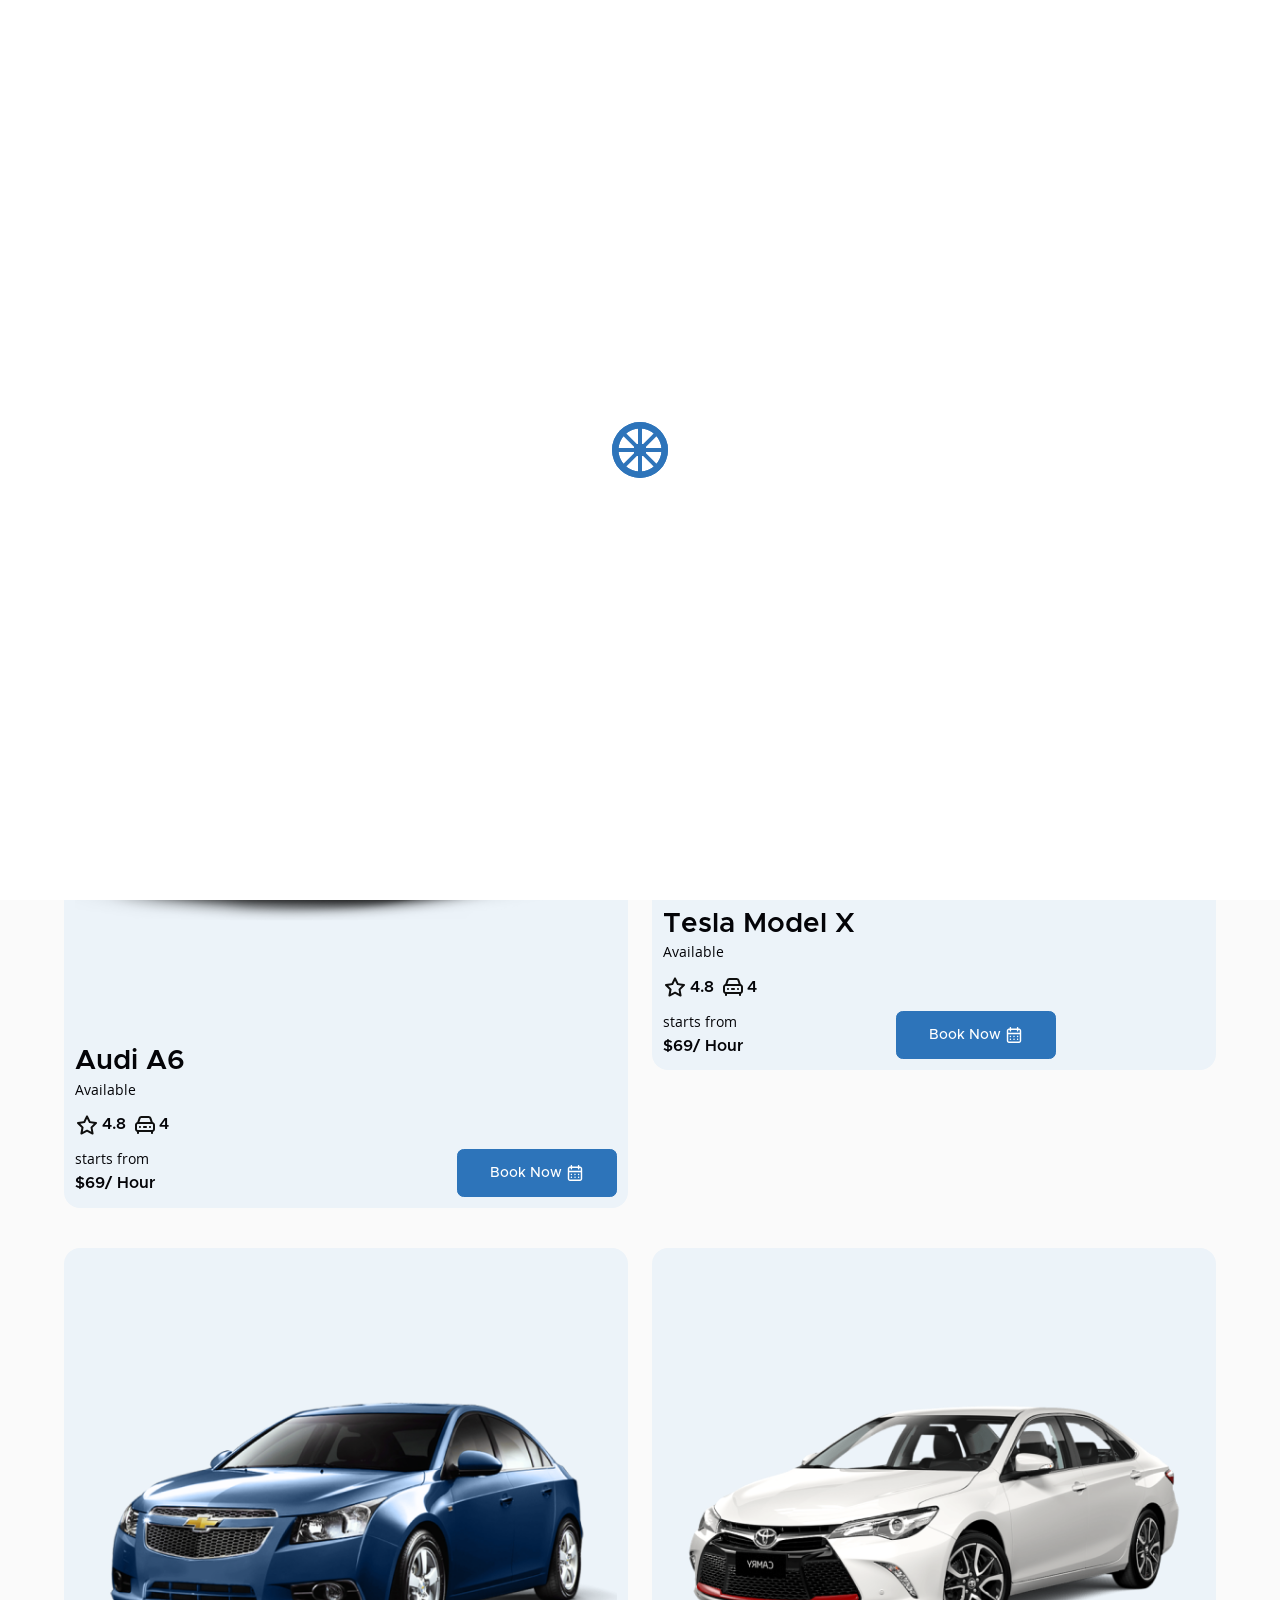
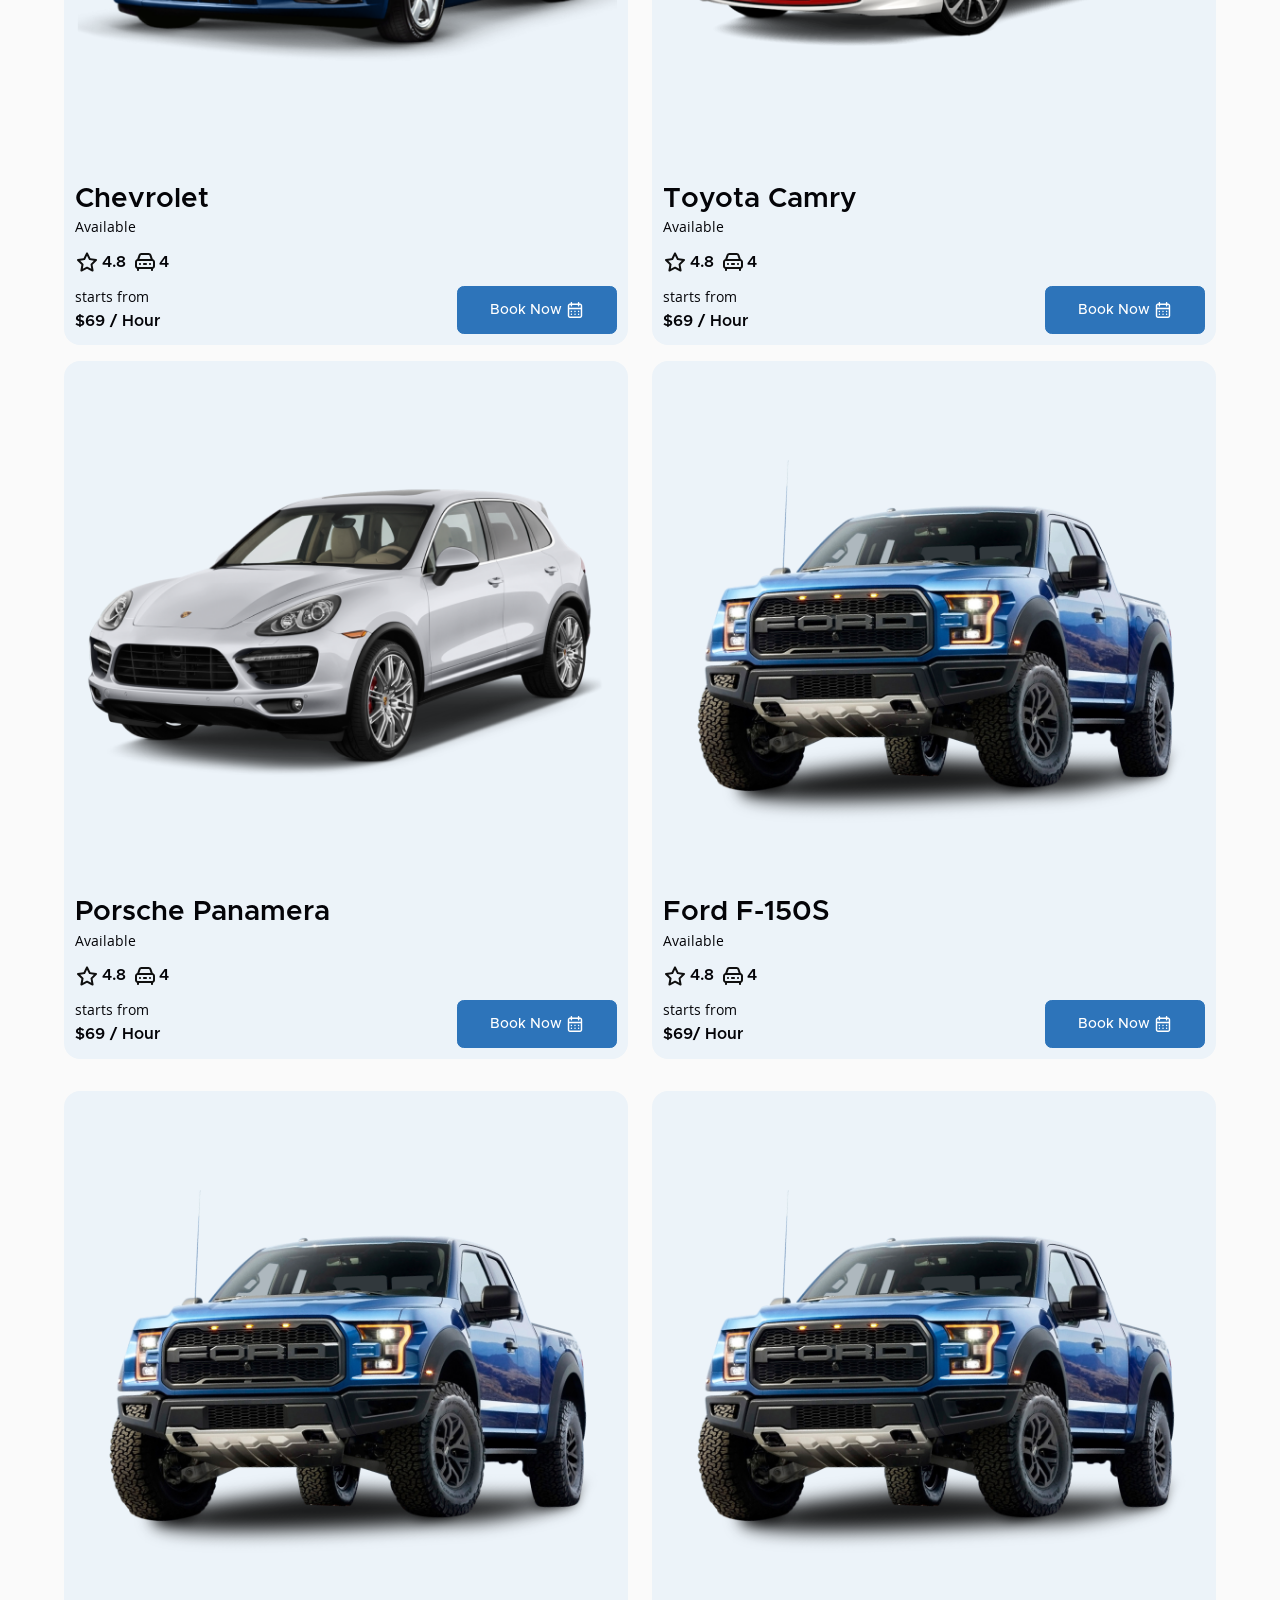
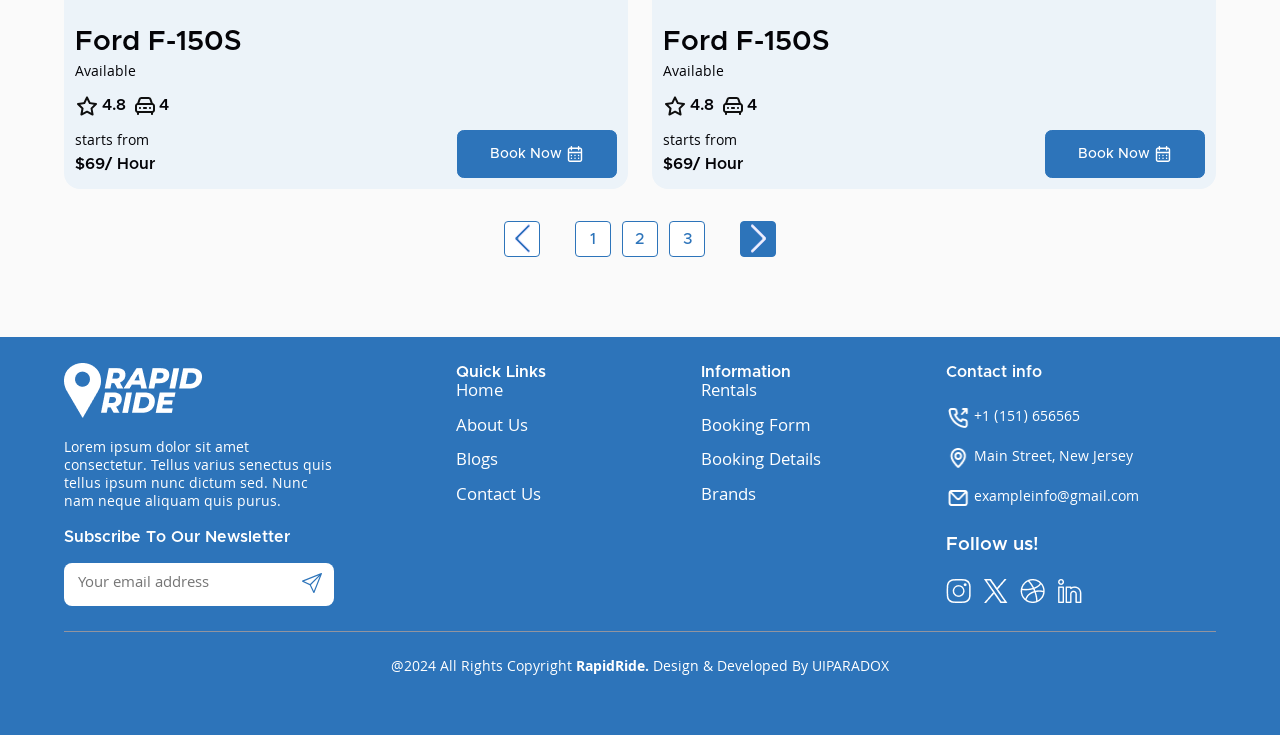
<file: html/rental.html>
<!DOCTYPE html>
<html lang="en">

<head>
    <meta charset="UTF-8">
    <meta http-equiv="X-UA-Compatible" content="IE=edge">
    <meta name="viewport" content="width=device-width, initial-scale=1, shrink-to-fit=no">
    <meta name="description" content="Teach Me || E-Learning HTML Template">

    <title>Car rental</title>

    <!-- Favicon -->
    <link rel="shortcut icon" type="image/x-icon" href="assets/media/user/wk.jpg">

    <!-- All CSS files -->
    <link rel="stylesheet" href="assets/css/vendor/font-awesome.css">
    <link rel="stylesheet" href="assets/css/vendor/bootstrap.min.css">
    <link rel="stylesheet" href="assets/css/vendor/slick.css">
    <link rel="stylesheet" href="assets/css/vendor/slick-theme.css">
    <link rel="stylesheet" href="assets/css/vendor/ion.rangeSlider.css">
    <link rel="stylesheet" href="assets/css/vendor/smoothScorllbar.css">
    <link rel="stylesheet" href="assets/css/app.css">

</head>

<body class="x-hidden">

    <!-- PRELOADER START -->
    <div id="preloader">
        <div class="spinner"></div>

        <div id="content"></div>
    </div>
    <!-- PRELOADER END -->

    <!-- Main Wrapper Start -->

    <!-- HEADER MENU START -->
    <header class="header my-40">
        <div class="container-fluid">
            <nav class="navigation d-flex align-items-center justify-content-between">
                <a href="index.html" class="d-flex align-items-center">
                    <img src="assets/media/user/logo.png" alt="/logo" class="header-logo">
                </a>
                <div class="menu-button-right">
                    <div class="main-menu__nav">
                        <ul class="main-menu__list">
                            <li>
                                <a href="index.html">Home</a>
                            </li>
                            <li>
                                <a href="about.html">About us</a>
                            </li>
                            <li class="dropdown">
                                <a href="javascript:void(0);">Rental</a>
                                <ul>
                                    <li><a href="rental.html">Rental</a></li>
                                    <li><a href="rental-sidebar.html">Rental sidebar</a></li>
                                    <li><a href="vehicle-details.html">Vehicle details</a></li>
                                </ul>
                            </li>
                           
                            
                            <li>
                                <a href="contact.html">Contact us</a>
                            </li>
                        </ul>
                    </div>
                </div>
                <div class="main-menu__right">
                    <div class="search-heart-icon d-md-flex d-none align-items-center gap-24">
                        <a href="book-now.html" class="cus-btn">
                            <span class="btn-text">
                                Book now
                                <svg xmlns="http://www.w3.org/2000/svg" width="25" height="24" viewBox="0 0 25 24"
                                    fill="none">
                                    <path
                                        d="M18.0098 6.62C17.9083 6.37565 17.7141 6.18147 17.4698 6.08C17.3496 6.02876 17.2205 6.00158 17.0898 6H7.08978C6.82457 6 6.57021 6.10536 6.38268 6.29289C6.19514 6.48043 6.08978 6.73478 6.08978 7C6.08978 7.26522 6.19514 7.51957 6.38268 7.70711C6.57021 7.89464 6.82457 8 7.08978 8H14.6798L6.37978 16.29C6.28605 16.383 6.21166 16.4936 6.16089 16.6154C6.11012 16.7373 6.08398 16.868 6.08398 17C6.08398 17.132 6.11012 17.2627 6.16089 17.3846C6.21166 17.5064 6.28605 17.617 6.37978 17.71C6.47275 17.8037 6.58335 17.8781 6.70521 17.9289C6.82707 17.9797 6.95777 18.0058 7.08978 18.0058C7.22179 18.0058 7.3525 17.9797 7.47436 17.9289C7.59622 17.8781 7.70682 17.8037 7.79978 17.71L16.0898 9.41V17C16.0898 17.2652 16.1951 17.5196 16.3827 17.7071C16.5702 17.8946 16.8246 18 17.0898 18C17.355 18 17.6094 17.8946 17.7969 17.7071C17.9844 17.5196 18.0898 17.2652 18.0898 17V7C18.0882 6.86932 18.061 6.74022 18.0098 6.62Z" />
                                </svg>
                            </span>
                            <span>
                                Book now
                                <svg xmlns="http://www.w3.org/2000/svg" width="25" height="24" viewBox="0 0 25 24"
                                    fill="none">
                                    <path
                                        d="M18.0098 6.62C17.9083 6.37565 17.7141 6.18147 17.4698 6.08C17.3496 6.02876 17.2205 6.00158 17.0898 6H7.08978C6.82457 6 6.57021 6.10536 6.38268 6.29289C6.19514 6.48043 6.08978 6.73478 6.08978 7C6.08978 7.26522 6.19514 7.51957 6.38268 7.70711C6.57021 7.89464 6.82457 8 7.08978 8H14.6798L6.37978 16.29C6.28605 16.383 6.21166 16.4936 6.16089 16.6154C6.11012 16.7373 6.08398 16.868 6.08398 17C6.08398 17.132 6.11012 17.2627 6.16089 17.3846C6.21166 17.5064 6.28605 17.617 6.37978 17.71C6.47275 17.8037 6.58335 17.8781 6.70521 17.9289C6.82707 17.9797 6.95777 18.0058 7.08978 18.0058C7.22179 18.0058 7.3525 17.9797 7.47436 17.9289C7.59622 17.8781 7.70682 17.8037 7.79978 17.71L16.0898 9.41V17C16.0898 17.2652 16.1951 17.5196 16.3827 17.7071C16.5702 17.8946 16.8246 18 17.0898 18C17.355 18 17.6094 17.8946 17.7969 17.7071C17.9844 17.5196 18.0898 17.2652 18.0898 17V7C18.0882 6.86932 18.061 6.74022 18.0098 6.62Z" />
                                </svg>
                            </span>
                        </a>
                    </div>
                    <a href="#" class="d-xl-none d-flex main-menu__toggler mobile-nav__toggler">
                        <i class="fa-light fa-bars"></i>
                    </a>
                </div>
            </nav>
        </div>
    </header>
    <!-- HEADER MENU END -->

    <!-- About-area start -->
    <section class="title-banner">
        <div class="txt">
            <h2 class="white text-center">Rental</h2>
            <div class="txt-block text-center white">
                <a href="index.html">Home</a>
                <i class="fa-solid fa-greater-than"></i>
                <a href="about.html">Rental</a>
            </div>
        </div>
    </section>
    <!-- About-area start  end -->
    <section class="vehicles my-80">
        <div class="container-fluid">
            <div class="txts mb-48">
                <div class="descript">
                    <h2 class="mb-12">Choose Your Ride</h2>
                    <p class="light-gray">Lorem ipsum dolor sit amet consectetur. Velit amet quam tristique <br class="d-xl-block d-none"> aliquet urna proin nam
                        pellentesque risus..</p>
                </div>
                <div class="search-field">
                    <input type="text" class="search-bar" placeholder="Search Now">
                </div>
            </div>
            <div class="row row-gap-4">
                <div class="col-xxl-3 col-lg-6 col-md-6 col-sm-6 mb-16">
                    <div class="vehicle-card">
                        <a href="vehicle-details.html">
                            <img src="assets/media/cars/car2.png" alt="car">
                            <h3 class="h3 title">Audi A6</h3>
                            <p class="mb-12">Available</p>
                            <div class="icons mb-12">
                                <div class="d-flex align-items-center gap-4">
                                    <svg xmlns="http://www.w3.org/2000/svg" width="24" height="24" viewBox="0 0 24 24"
                                        fill="none">
                                        <path
                                            d="M22.0005 9.67015C21.9373 9.48723 21.8224 9.32657 21.6698 9.20765C21.5171 9.08872 21.3333 9.01664 21.1405 9.00014L15.4505 8.17015L12.9005 3.00015C12.8186 2.83107 12.6907 2.68849 12.5316 2.58872C12.3724 2.48895 12.1883 2.43604 12.0005 2.43604C11.8126 2.43604 11.6286 2.48895 11.4694 2.58872C11.3102 2.68849 11.1824 2.83107 11.1005 3.00015L8.55047 8.16014L2.86047 9.00014C2.67539 9.02645 2.50139 9.10411 2.35822 9.2243C2.21504 9.3445 2.10843 9.50242 2.05047 9.68015C1.99741 9.85382 1.99265 10.0387 2.03669 10.2148C2.08074 10.391 2.17192 10.5519 2.30047 10.6801L6.43047 14.6801L5.43047 20.3601C5.39477 20.5476 5.41346 20.7414 5.48434 20.9186C5.55522 21.0958 5.67532 21.249 5.83047 21.3601C5.98168 21.4683 6.16004 21.5321 6.34551 21.5444C6.53099 21.5568 6.71624 21.5172 6.88047 21.4301L12.0005 18.7601L17.1005 21.4401C17.2408 21.5193 17.3993 21.5607 17.5605 21.5601C17.7723 21.5609 17.9789 21.4944 18.1505 21.3701C18.3056 21.259 18.4257 21.1058 18.4966 20.9286C18.5675 20.7514 18.5862 20.5576 18.5505 20.3701L17.5505 14.6901L21.6805 10.6901C21.8248 10.5678 21.9316 10.407 21.9882 10.2265C22.0448 10.0459 22.0491 9.85302 22.0005 9.67015ZM15.8505 13.6701C15.7332 13.7836 15.6454 13.924 15.5949 14.0791C15.5444 14.2343 15.5325 14.3994 15.5605 14.5601L16.2805 18.7501L12.5205 16.7501C12.3758 16.6731 12.2144 16.6328 12.0505 16.6328C11.8865 16.6328 11.7251 16.6731 11.5805 16.7501L7.82047 18.7501L8.54047 14.5601C8.5684 14.3994 8.55658 14.2343 8.50603 14.0791C8.45548 13.924 8.36774 13.7836 8.25047 13.6701L5.25047 10.6701L9.46047 10.0601C9.62246 10.0376 9.77646 9.97569 9.90896 9.8798C10.0415 9.78391 10.1484 9.65698 10.2205 9.51015L12.0005 5.70015L13.8805 9.52015C13.9525 9.66698 14.0595 9.79391 14.192 9.8898C14.3245 9.98569 14.4785 10.0476 14.6405 10.0701L18.8505 10.6801L15.8505 13.6701Z"
                                            fill="#0F0F0F" />
                                    </svg>
                                    <h5 class="gap-8">4.8</h5>
                                </div>
                                <div class="d-flex align-items-center gap-4">
                                    <svg xmlns="http://www.w3.org/2000/svg" width="24" height="24" viewBox="0 0 24 24"
                                        fill="none">
                                        <path
                                            d="M6.62 13.0798C6.4959 13.1247 6.3832 13.1964 6.28989 13.2897C6.19657 13.383 6.12491 13.4957 6.08 13.6198C6.00726 13.8016 5.98945 14.0006 6.02879 14.1924C6.06812 14.3841 6.16287 14.5601 6.30128 14.6985C6.43969 14.837 6.61569 14.9317 6.80744 14.971C6.99919 15.0104 7.19827 14.9926 7.38 14.9198C7.50119 14.8692 7.6128 14.7982 7.71 14.7098C7.79833 14.6126 7.86936 14.501 7.92 14.3798C7.97598 14.2611 8.00338 14.131 8 13.9998C7.99632 13.7351 7.89273 13.4815 7.71 13.2898C7.56938 13.1511 7.3908 13.0571 7.19681 13.0197C7.00282 12.9823 6.80211 13.0032 6.62 13.0798ZM19.76 9.07983L18.4 5.04983C18.1926 4.46306 17.8077 3.95533 17.2989 3.59699C16.7901 3.23865 16.1824 3.04743 15.56 3.04983H8.44C7.81764 3.04743 7.20995 3.23865 6.7011 3.59699C6.19225 3.95533 5.80745 4.46306 5.6 5.04983L4.24 9.10983C3.60033 9.27734 3.03392 9.65149 2.62883 10.1741C2.22374 10.6968 2.00268 11.3386 2 11.9998V15.9998C2.00174 16.6188 2.19488 17.222 2.55294 17.7269C2.911 18.2318 3.41645 18.6135 4 18.8198V19.9998C4 20.265 4.10536 20.5194 4.29289 20.7069C4.48043 20.8945 4.73478 20.9998 5 20.9998C5.26522 20.9998 5.51957 20.8945 5.70711 20.7069C5.89464 20.5194 6 20.265 6 19.9998V18.9998H18V19.9998C18 20.265 18.1054 20.5194 18.2929 20.7069C18.4804 20.8945 18.7348 20.9998 19 20.9998C19.2652 20.9998 19.5196 20.8945 19.7071 20.7069C19.8946 20.5194 20 20.265 20 19.9998V18.8198C20.5835 18.6135 21.089 18.2318 21.4471 17.7269C21.8051 17.222 21.9983 16.6188 22 15.9998V11.9998C21.9973 11.3386 21.7763 10.6968 21.3712 10.1741C20.9661 9.65149 20.3997 9.27734 19.76 9.10983V9.07983ZM7.49 5.67983C7.55709 5.48121 7.6849 5.30869 7.85537 5.18667C8.02584 5.06465 8.23036 4.99929 8.44 4.99983H15.56C15.7781 4.98845 15.9939 5.04875 16.1744 5.17154C16.355 5.29433 16.4904 5.47285 16.56 5.67983L17.61 8.99983H6.39L7.49 5.67983ZM20 15.9998C20 16.265 19.8946 16.5194 19.7071 16.7069C19.5196 16.8945 19.2652 16.9998 19 16.9998H5C4.73478 16.9998 4.48043 16.8945 4.29289 16.7069C4.10536 16.5194 4 16.265 4 15.9998V11.9998C4 11.7346 4.10536 11.4803 4.29289 11.2927C4.48043 11.1052 4.73478 10.9998 5 10.9998H19C19.2652 10.9998 19.5196 11.1052 19.7071 11.2927C19.8946 11.4803 20 11.7346 20 11.9998V15.9998ZM16.62 13.0798C16.4959 13.1247 16.3832 13.1964 16.2899 13.2897C16.1966 13.383 16.1249 13.4957 16.08 13.6198C16.0073 13.8016 15.9895 14.0006 16.0288 14.1924C16.0681 14.3841 16.1629 14.5601 16.3013 14.6985C16.4397 14.837 16.6157 14.9317 16.8074 14.971C16.9992 15.0104 17.1983 14.9926 17.38 14.9198C17.5041 14.8749 17.6168 14.8033 17.7101 14.7099C17.8034 14.6166 17.8751 14.5039 17.92 14.3798C17.976 14.2611 18.0034 14.131 18 13.9998C17.9963 13.7351 17.8927 13.4815 17.71 13.2898C17.5694 13.1511 17.3908 13.0571 17.1968 13.0197C17.0028 12.9823 16.8021 13.0032 16.62 13.0798ZM13 12.9998H11C10.7348 12.9998 10.4804 13.1052 10.2929 13.2927C10.1054 13.4803 10 13.7346 10 13.9998C10 14.265 10.1054 14.5194 10.2929 14.7069C10.4804 14.8945 10.7348 14.9998 11 14.9998H13C13.2652 14.9998 13.5196 14.8945 13.7071 14.7069C13.8946 14.5194 14 14.265 14 13.9998C14 13.7346 13.8946 13.4803 13.7071 13.2927C13.5196 13.1052 13.2652 12.9998 13 12.9998Z"
                                            fill="#0F0F0F" />
                                    </svg>
                                    <h5 class="gap-8">4</h5>
                                </div>
                            </div>
                            <div class="bottom-row">
                                <div>
                                    <p>starts from</p>
                                    <h6>$69/ Hour</h6>
                                </div>
                                <div class="cus-btn">
                                    <span class="btn-text">
                                        Book now
                                        <svg xmlns="http://www.w3.org/2000/svg" width="24" height="25"
                                            viewBox="0 0 24 25" fill="none">
                                            <path
                                                d="M12 19.5C12.1978 19.5 12.3911 19.4414 12.5556 19.3315C12.72 19.2216 12.8482 19.0654 12.9239 18.8827C12.9996 18.7 13.0194 18.4989 12.9808 18.3049C12.9422 18.1109 12.847 17.9327 12.7071 17.7929C12.5673 17.653 12.3891 17.5578 12.1951 17.5192C12.0011 17.4806 11.8 17.5004 11.6173 17.5761C11.4346 17.6518 11.2784 17.78 11.1685 17.9444C11.0586 18.1089 11 18.3022 11 18.5C11 18.7652 11.1054 19.0196 11.2929 19.2071C11.4804 19.3946 11.7348 19.5 12 19.5ZM17 19.5C17.1978 19.5 17.3911 19.4414 17.5556 19.3315C17.72 19.2216 17.8482 19.0654 17.9239 18.8827C17.9996 18.7 18.0194 18.4989 17.9808 18.3049C17.9422 18.1109 17.847 17.9327 17.7071 17.7929C17.5673 17.653 17.3891 17.5578 17.1951 17.5192C17.0011 17.4806 16.8 17.5004 16.6173 17.5761C16.4346 17.6518 16.2784 17.78 16.1685 17.9444C16.0586 18.1089 16 18.3022 16 18.5C16 18.7652 16.1054 19.0196 16.2929 19.2071C16.4804 19.3946 16.7348 19.5 17 19.5ZM17 15.5C17.1978 15.5 17.3911 15.4414 17.5556 15.3315C17.72 15.2216 17.8482 15.0654 17.9239 14.8827C17.9996 14.7 18.0194 14.4989 17.9808 14.3049C17.9422 14.1109 17.847 13.9327 17.7071 13.7929C17.5673 13.653 17.3891 13.5578 17.1951 13.5192C17.0011 13.4806 16.8 13.5004 16.6173 13.5761C16.4346 13.6518 16.2784 13.78 16.1685 13.9444C16.0586 14.1089 16 14.3022 16 14.5C16 14.7652 16.1054 15.0196 16.2929 15.2071C16.4804 15.3946 16.7348 15.5 17 15.5ZM12 15.5C12.1978 15.5 12.3911 15.4414 12.5556 15.3315C12.72 15.2216 12.8482 15.0654 12.9239 14.8827C12.9996 14.7 13.0194 14.4989 12.9808 14.3049C12.9422 14.1109 12.847 13.9327 12.7071 13.7929C12.5673 13.653 12.3891 13.5578 12.1951 13.5192C12.0011 13.4806 11.8 13.5004 11.6173 13.5761C11.4346 13.6518 11.2784 13.78 11.1685 13.9444C11.0586 14.1089 11 14.3022 11 14.5C11 14.7652 11.1054 15.0196 11.2929 15.2071C11.4804 15.3946 11.7348 15.5 12 15.5ZM19 3.5H18V2.5C18 2.23478 17.8946 1.98043 17.7071 1.79289C17.5196 1.60536 17.2652 1.5 17 1.5C16.7348 1.5 16.4804 1.60536 16.2929 1.79289C16.1054 1.98043 16 2.23478 16 2.5V3.5H8V2.5C8 2.23478 7.89464 1.98043 7.70711 1.79289C7.51957 1.60536 7.26522 1.5 7 1.5C6.73478 1.5 6.48043 1.60536 6.29289 1.79289C6.10536 1.98043 6 2.23478 6 2.5V3.5H5C4.20435 3.5 3.44129 3.81607 2.87868 4.37868C2.31607 4.94129 2 5.70435 2 6.5V20.5C2 21.2956 2.31607 22.0587 2.87868 22.6213C3.44129 23.1839 4.20435 23.5 5 23.5H19C19.7956 23.5 20.5587 23.1839 21.1213 22.6213C21.6839 22.0587 22 21.2956 22 20.5V6.5C22 5.70435 21.6839 4.94129 21.1213 4.37868C20.5587 3.81607 19.7956 3.5 19 3.5ZM20 20.5C20 20.7652 19.8946 21.0196 19.7071 21.2071C19.5196 21.3946 19.2652 21.5 19 21.5H5C4.73478 21.5 4.48043 21.3946 4.29289 21.2071C4.10536 21.0196 4 20.7652 4 20.5V11.5H20V20.5ZM20 9.5H4V6.5C4 6.23478 4.10536 5.98043 4.29289 5.79289C4.48043 5.60536 4.73478 5.5 5 5.5H6V6.5C6 6.76522 6.10536 7.01957 6.29289 7.20711C6.48043 7.39464 6.73478 7.5 7 7.5C7.26522 7.5 7.51957 7.39464 7.70711 7.20711C7.89464 7.01957 8 6.76522 8 6.5V5.5H16V6.5C16 6.76522 16.1054 7.01957 16.2929 7.20711C16.4804 7.39464 16.7348 7.5 17 7.5C17.2652 7.5 17.5196 7.39464 17.7071 7.20711C17.8946 7.01957 18 6.76522 18 6.5V5.5H19C19.2652 5.5 19.5196 5.60536 19.7071 5.79289C19.8946 5.98043 20 6.23478 20 6.5V9.5ZM7 15.5C7.19778 15.5 7.39112 15.4414 7.55557 15.3315C7.72002 15.2216 7.84819 15.0654 7.92388 14.8827C7.99957 14.7 8.01937 14.4989 7.98079 14.3049C7.9422 14.1109 7.84696 13.9327 7.70711 13.7929C7.56725 13.653 7.38907 13.5578 7.19509 13.5192C7.00111 13.4806 6.80004 13.5004 6.61732 13.5761C6.43459 13.6518 6.27841 13.78 6.16853 13.9444C6.05865 14.1089 6 14.3022 6 14.5C6 14.7652 6.10536 15.0196 6.29289 15.2071C6.48043 15.3946 6.73478 15.5 7 15.5ZM7 19.5C7.19778 19.5 7.39112 19.4414 7.55557 19.3315C7.72002 19.2216 7.84819 19.0654 7.92388 18.8827C7.99957 18.7 8.01937 18.4989 7.98079 18.3049C7.9422 18.1109 7.84696 17.9327 7.70711 17.7929C7.56725 17.653 7.38907 17.5578 7.19509 17.5192C7.00111 17.4806 6.80004 17.5004 6.61732 17.5761C6.43459 17.6518 6.27841 17.78 6.16853 17.9444C6.05865 18.1089 6 18.3022 6 18.5C6 18.7652 6.10536 19.0196 6.29289 19.2071C6.48043 19.3946 6.73478 19.5 7 19.5Z"
                                                fill="white" />
                                        </svg>
                                    </span>
                                    <span>
                                        Book now
                                        <svg xmlns="http://www.w3.org/2000/svg" width="24" height="25"
                                            viewBox="0 0 24 25" fill="none">
                                            <path
                                                d="M12 19.5C12.1978 19.5 12.3911 19.4414 12.5556 19.3315C12.72 19.2216 12.8482 19.0654 12.9239 18.8827C12.9996 18.7 13.0194 18.4989 12.9808 18.3049C12.9422 18.1109 12.847 17.9327 12.7071 17.7929C12.5673 17.653 12.3891 17.5578 12.1951 17.5192C12.0011 17.4806 11.8 17.5004 11.6173 17.5761C11.4346 17.6518 11.2784 17.78 11.1685 17.9444C11.0586 18.1089 11 18.3022 11 18.5C11 18.7652 11.1054 19.0196 11.2929 19.2071C11.4804 19.3946 11.7348 19.5 12 19.5ZM17 19.5C17.1978 19.5 17.3911 19.4414 17.5556 19.3315C17.72 19.2216 17.8482 19.0654 17.9239 18.8827C17.9996 18.7 18.0194 18.4989 17.9808 18.3049C17.9422 18.1109 17.847 17.9327 17.7071 17.7929C17.5673 17.653 17.3891 17.5578 17.1951 17.5192C17.0011 17.4806 16.8 17.5004 16.6173 17.5761C16.4346 17.6518 16.2784 17.78 16.1685 17.9444C16.0586 18.1089 16 18.3022 16 18.5C16 18.7652 16.1054 19.0196 16.2929 19.2071C16.4804 19.3946 16.7348 19.5 17 19.5ZM17 15.5C17.1978 15.5 17.3911 15.4414 17.5556 15.3315C17.72 15.2216 17.8482 15.0654 17.9239 14.8827C17.9996 14.7 18.0194 14.4989 17.9808 14.3049C17.9422 14.1109 17.847 13.9327 17.7071 13.7929C17.5673 13.653 17.3891 13.5578 17.1951 13.5192C17.0011 13.4806 16.8 13.5004 16.6173 13.5761C16.4346 13.6518 16.2784 13.78 16.1685 13.9444C16.0586 14.1089 16 14.3022 16 14.5C16 14.7652 16.1054 15.0196 16.2929 15.2071C16.4804 15.3946 16.7348 15.5 17 15.5ZM12 15.5C12.1978 15.5 12.3911 15.4414 12.5556 15.3315C12.72 15.2216 12.8482 15.0654 12.9239 14.8827C12.9996 14.7 13.0194 14.4989 12.9808 14.3049C12.9422 14.1109 12.847 13.9327 12.7071 13.7929C12.5673 13.653 12.3891 13.5578 12.1951 13.5192C12.0011 13.4806 11.8 13.5004 11.6173 13.5761C11.4346 13.6518 11.2784 13.78 11.1685 13.9444C11.0586 14.1089 11 14.3022 11 14.5C11 14.7652 11.1054 15.0196 11.2929 15.2071C11.4804 15.3946 11.7348 15.5 12 15.5ZM19 3.5H18V2.5C18 2.23478 17.8946 1.98043 17.7071 1.79289C17.5196 1.60536 17.2652 1.5 17 1.5C16.7348 1.5 16.4804 1.60536 16.2929 1.79289C16.1054 1.98043 16 2.23478 16 2.5V3.5H8V2.5C8 2.23478 7.89464 1.98043 7.70711 1.79289C7.51957 1.60536 7.26522 1.5 7 1.5C6.73478 1.5 6.48043 1.60536 6.29289 1.79289C6.10536 1.98043 6 2.23478 6 2.5V3.5H5C4.20435 3.5 3.44129 3.81607 2.87868 4.37868C2.31607 4.94129 2 5.70435 2 6.5V20.5C2 21.2956 2.31607 22.0587 2.87868 22.6213C3.44129 23.1839 4.20435 23.5 5 23.5H19C19.7956 23.5 20.5587 23.1839 21.1213 22.6213C21.6839 22.0587 22 21.2956 22 20.5V6.5C22 5.70435 21.6839 4.94129 21.1213 4.37868C20.5587 3.81607 19.7956 3.5 19 3.5ZM20 20.5C20 20.7652 19.8946 21.0196 19.7071 21.2071C19.5196 21.3946 19.2652 21.5 19 21.5H5C4.73478 21.5 4.48043 21.3946 4.29289 21.2071C4.10536 21.0196 4 20.7652 4 20.5V11.5H20V20.5ZM20 9.5H4V6.5C4 6.23478 4.10536 5.98043 4.29289 5.79289C4.48043 5.60536 4.73478 5.5 5 5.5H6V6.5C6 6.76522 6.10536 7.01957 6.29289 7.20711C6.48043 7.39464 6.73478 7.5 7 7.5C7.26522 7.5 7.51957 7.39464 7.70711 7.20711C7.89464 7.01957 8 6.76522 8 6.5V5.5H16V6.5C16 6.76522 16.1054 7.01957 16.2929 7.20711C16.4804 7.39464 16.7348 7.5 17 7.5C17.2652 7.5 17.5196 7.39464 17.7071 7.20711C17.8946 7.01957 18 6.76522 18 6.5V5.5H19C19.2652 5.5 19.5196 5.60536 19.7071 5.79289C19.8946 5.98043 20 6.23478 20 6.5V9.5ZM7 15.5C7.19778 15.5 7.39112 15.4414 7.55557 15.3315C7.72002 15.2216 7.84819 15.0654 7.92388 14.8827C7.99957 14.7 8.01937 14.4989 7.98079 14.3049C7.9422 14.1109 7.84696 13.9327 7.70711 13.7929C7.56725 13.653 7.38907 13.5578 7.19509 13.5192C7.00111 13.4806 6.80004 13.5004 6.61732 13.5761C6.43459 13.6518 6.27841 13.78 6.16853 13.9444C6.05865 14.1089 6 14.3022 6 14.5C6 14.7652 6.10536 15.0196 6.29289 15.2071C6.48043 15.3946 6.73478 15.5 7 15.5ZM7 19.5C7.19778 19.5 7.39112 19.4414 7.55557 19.3315C7.72002 19.2216 7.84819 19.0654 7.92388 18.8827C7.99957 18.7 8.01937 18.4989 7.98079 18.3049C7.9422 18.1109 7.84696 17.9327 7.70711 17.7929C7.56725 17.653 7.38907 17.5578 7.19509 17.5192C7.00111 17.4806 6.80004 17.5004 6.61732 17.5761C6.43459 17.6518 6.27841 17.78 6.16853 17.9444C6.05865 18.1089 6 18.3022 6 18.5C6 18.7652 6.10536 19.0196 6.29289 19.2071C6.48043 19.3946 6.73478 19.5 7 19.5Z"
                                                fill="white" />
                                        </svg>
                                    </span>
                                </div>
                            </div>
                        </a>
                    </div>
                </div>
                <div class="col-xxl-3 col-lg-6 col-md-6 col-sm-6 mb-16">
                    <div class="vehicle-card">
                        <a href="vehicle-details.html">
                            <img src="assets/media/cars/tesla2.png" class="mb-12" alt="car">
                            <h3 class="h3 title">Tesla Model X</h3>
                            <p class="mb-12">Available</p>
                            <div class="icons mb-12">
                                <div class="d-flex align-items-center gap-4">
                                    <svg xmlns="http://www.w3.org/2000/svg" width="24" height="24" viewBox="0 0 24 24"
                                        fill="none">
                                        <path
                                            d="M22.0005 9.67015C21.9373 9.48723 21.8224 9.32657 21.6698 9.20765C21.5171 9.08872 21.3333 9.01664 21.1405 9.00014L15.4505 8.17015L12.9005 3.00015C12.8186 2.83107 12.6907 2.68849 12.5316 2.58872C12.3724 2.48895 12.1883 2.43604 12.0005 2.43604C11.8126 2.43604 11.6286 2.48895 11.4694 2.58872C11.3102 2.68849 11.1824 2.83107 11.1005 3.00015L8.55047 8.16014L2.86047 9.00014C2.67539 9.02645 2.50139 9.10411 2.35822 9.2243C2.21504 9.3445 2.10843 9.50242 2.05047 9.68015C1.99741 9.85382 1.99265 10.0387 2.03669 10.2148C2.08074 10.391 2.17192 10.5519 2.30047 10.6801L6.43047 14.6801L5.43047 20.3601C5.39477 20.5476 5.41346 20.7414 5.48434 20.9186C5.55522 21.0958 5.67532 21.249 5.83047 21.3601C5.98168 21.4683 6.16004 21.5321 6.34551 21.5444C6.53099 21.5568 6.71624 21.5172 6.88047 21.4301L12.0005 18.7601L17.1005 21.4401C17.2408 21.5193 17.3993 21.5607 17.5605 21.5601C17.7723 21.5609 17.9789 21.4944 18.1505 21.3701C18.3056 21.259 18.4257 21.1058 18.4966 20.9286C18.5675 20.7514 18.5862 20.5576 18.5505 20.3701L17.5505 14.6901L21.6805 10.6901C21.8248 10.5678 21.9316 10.407 21.9882 10.2265C22.0448 10.0459 22.0491 9.85302 22.0005 9.67015ZM15.8505 13.6701C15.7332 13.7836 15.6454 13.924 15.5949 14.0791C15.5444 14.2343 15.5325 14.3994 15.5605 14.5601L16.2805 18.7501L12.5205 16.7501C12.3758 16.6731 12.2144 16.6328 12.0505 16.6328C11.8865 16.6328 11.7251 16.6731 11.5805 16.7501L7.82047 18.7501L8.54047 14.5601C8.5684 14.3994 8.55658 14.2343 8.50603 14.0791C8.45548 13.924 8.36774 13.7836 8.25047 13.6701L5.25047 10.6701L9.46047 10.0601C9.62246 10.0376 9.77646 9.97569 9.90896 9.8798C10.0415 9.78391 10.1484 9.65698 10.2205 9.51015L12.0005 5.70015L13.8805 9.52015C13.9525 9.66698 14.0595 9.79391 14.192 9.8898C14.3245 9.98569 14.4785 10.0476 14.6405 10.0701L18.8505 10.6801L15.8505 13.6701Z"
                                            fill="#0F0F0F" />
                                    </svg>
                                    <h5 class="gap-8">4.8</h5>
                                </div>
                                <div class="d-flex align-items-center gap-4">
                                    <svg xmlns="http://www.w3.org/2000/svg" width="24" height="24" viewBox="0 0 24 24"
                                        fill="none">
                                        <path
                                            d="M6.62 13.0798C6.4959 13.1247 6.3832 13.1964 6.28989 13.2897C6.19657 13.383 6.12491 13.4957 6.08 13.6198C6.00726 13.8016 5.98945 14.0006 6.02879 14.1924C6.06812 14.3841 6.16287 14.5601 6.30128 14.6985C6.43969 14.837 6.61569 14.9317 6.80744 14.971C6.99919 15.0104 7.19827 14.9926 7.38 14.9198C7.50119 14.8692 7.6128 14.7982 7.71 14.7098C7.79833 14.6126 7.86936 14.501 7.92 14.3798C7.97598 14.2611 8.00338 14.131 8 13.9998C7.99632 13.7351 7.89273 13.4815 7.71 13.2898C7.56938 13.1511 7.3908 13.0571 7.19681 13.0197C7.00282 12.9823 6.80211 13.0032 6.62 13.0798ZM19.76 9.07983L18.4 5.04983C18.1926 4.46306 17.8077 3.95533 17.2989 3.59699C16.7901 3.23865 16.1824 3.04743 15.56 3.04983H8.44C7.81764 3.04743 7.20995 3.23865 6.7011 3.59699C6.19225 3.95533 5.80745 4.46306 5.6 5.04983L4.24 9.10983C3.60033 9.27734 3.03392 9.65149 2.62883 10.1741C2.22374 10.6968 2.00268 11.3386 2 11.9998V15.9998C2.00174 16.6188 2.19488 17.222 2.55294 17.7269C2.911 18.2318 3.41645 18.6135 4 18.8198V19.9998C4 20.265 4.10536 20.5194 4.29289 20.7069C4.48043 20.8945 4.73478 20.9998 5 20.9998C5.26522 20.9998 5.51957 20.8945 5.70711 20.7069C5.89464 20.5194 6 20.265 6 19.9998V18.9998H18V19.9998C18 20.265 18.1054 20.5194 18.2929 20.7069C18.4804 20.8945 18.7348 20.9998 19 20.9998C19.2652 20.9998 19.5196 20.8945 19.7071 20.7069C19.8946 20.5194 20 20.265 20 19.9998V18.8198C20.5835 18.6135 21.089 18.2318 21.4471 17.7269C21.8051 17.222 21.9983 16.6188 22 15.9998V11.9998C21.9973 11.3386 21.7763 10.6968 21.3712 10.1741C20.9661 9.65149 20.3997 9.27734 19.76 9.10983V9.07983ZM7.49 5.67983C7.55709 5.48121 7.6849 5.30869 7.85537 5.18667C8.02584 5.06465 8.23036 4.99929 8.44 4.99983H15.56C15.7781 4.98845 15.9939 5.04875 16.1744 5.17154C16.355 5.29433 16.4904 5.47285 16.56 5.67983L17.61 8.99983H6.39L7.49 5.67983ZM20 15.9998C20 16.265 19.8946 16.5194 19.7071 16.7069C19.5196 16.8945 19.2652 16.9998 19 16.9998H5C4.73478 16.9998 4.48043 16.8945 4.29289 16.7069C4.10536 16.5194 4 16.265 4 15.9998V11.9998C4 11.7346 4.10536 11.4803 4.29289 11.2927C4.48043 11.1052 4.73478 10.9998 5 10.9998H19C19.2652 10.9998 19.5196 11.1052 19.7071 11.2927C19.8946 11.4803 20 11.7346 20 11.9998V15.9998ZM16.62 13.0798C16.4959 13.1247 16.3832 13.1964 16.2899 13.2897C16.1966 13.383 16.1249 13.4957 16.08 13.6198C16.0073 13.8016 15.9895 14.0006 16.0288 14.1924C16.0681 14.3841 16.1629 14.5601 16.3013 14.6985C16.4397 14.837 16.6157 14.9317 16.8074 14.971C16.9992 15.0104 17.1983 14.9926 17.38 14.9198C17.5041 14.8749 17.6168 14.8033 17.7101 14.7099C17.8034 14.6166 17.8751 14.5039 17.92 14.3798C17.976 14.2611 18.0034 14.131 18 13.9998C17.9963 13.7351 17.8927 13.4815 17.71 13.2898C17.5694 13.1511 17.3908 13.0571 17.1968 13.0197C17.0028 12.9823 16.8021 13.0032 16.62 13.0798ZM13 12.9998H11C10.7348 12.9998 10.4804 13.1052 10.2929 13.2927C10.1054 13.4803 10 13.7346 10 13.9998C10 14.265 10.1054 14.5194 10.2929 14.7069C10.4804 14.8945 10.7348 14.9998 11 14.9998H13C13.2652 14.9998 13.5196 14.8945 13.7071 14.7069C13.8946 14.5194 14 14.265 14 13.9998C14 13.7346 13.8946 13.4803 13.7071 13.2927C13.5196 13.1052 13.2652 12.9998 13 12.9998Z"
                                            fill="#0F0F0F" />
                                    </svg>
                                    <h5 class="gap-8">4</h5>
                                </div>
                            </div>
                            <div class="bottom-row">
                                <div>
                                    <p>starts from</p>
                                    <h6>$69/ Hour</h6>
                                </div>
                                <div class="cus-btn">
                                    <span class="btn-text">
                                        Book now
                                        <svg xmlns="http://www.w3.org/2000/svg" width="24" height="25"
                                            viewBox="0 0 24 25" fill="none">
                                            <path
                                                d="M12 19.5C12.1978 19.5 12.3911 19.4414 12.5556 19.3315C12.72 19.2216 12.8482 19.0654 12.9239 18.8827C12.9996 18.7 13.0194 18.4989 12.9808 18.3049C12.9422 18.1109 12.847 17.9327 12.7071 17.7929C12.5673 17.653 12.3891 17.5578 12.1951 17.5192C12.0011 17.4806 11.8 17.5004 11.6173 17.5761C11.4346 17.6518 11.2784 17.78 11.1685 17.9444C11.0586 18.1089 11 18.3022 11 18.5C11 18.7652 11.1054 19.0196 11.2929 19.2071C11.4804 19.3946 11.7348 19.5 12 19.5ZM17 19.5C17.1978 19.5 17.3911 19.4414 17.5556 19.3315C17.72 19.2216 17.8482 19.0654 17.9239 18.8827C17.9996 18.7 18.0194 18.4989 17.9808 18.3049C17.9422 18.1109 17.847 17.9327 17.7071 17.7929C17.5673 17.653 17.3891 17.5578 17.1951 17.5192C17.0011 17.4806 16.8 17.5004 16.6173 17.5761C16.4346 17.6518 16.2784 17.78 16.1685 17.9444C16.0586 18.1089 16 18.3022 16 18.5C16 18.7652 16.1054 19.0196 16.2929 19.2071C16.4804 19.3946 16.7348 19.5 17 19.5ZM17 15.5C17.1978 15.5 17.3911 15.4414 17.5556 15.3315C17.72 15.2216 17.8482 15.0654 17.9239 14.8827C17.9996 14.7 18.0194 14.4989 17.9808 14.3049C17.9422 14.1109 17.847 13.9327 17.7071 13.7929C17.5673 13.653 17.3891 13.5578 17.1951 13.5192C17.0011 13.4806 16.8 13.5004 16.6173 13.5761C16.4346 13.6518 16.2784 13.78 16.1685 13.9444C16.0586 14.1089 16 14.3022 16 14.5C16 14.7652 16.1054 15.0196 16.2929 15.2071C16.4804 15.3946 16.7348 15.5 17 15.5ZM12 15.5C12.1978 15.5 12.3911 15.4414 12.5556 15.3315C12.72 15.2216 12.8482 15.0654 12.9239 14.8827C12.9996 14.7 13.0194 14.4989 12.9808 14.3049C12.9422 14.1109 12.847 13.9327 12.7071 13.7929C12.5673 13.653 12.3891 13.5578 12.1951 13.5192C12.0011 13.4806 11.8 13.5004 11.6173 13.5761C11.4346 13.6518 11.2784 13.78 11.1685 13.9444C11.0586 14.1089 11 14.3022 11 14.5C11 14.7652 11.1054 15.0196 11.2929 15.2071C11.4804 15.3946 11.7348 15.5 12 15.5ZM19 3.5H18V2.5C18 2.23478 17.8946 1.98043 17.7071 1.79289C17.5196 1.60536 17.2652 1.5 17 1.5C16.7348 1.5 16.4804 1.60536 16.2929 1.79289C16.1054 1.98043 16 2.23478 16 2.5V3.5H8V2.5C8 2.23478 7.89464 1.98043 7.70711 1.79289C7.51957 1.60536 7.26522 1.5 7 1.5C6.73478 1.5 6.48043 1.60536 6.29289 1.79289C6.10536 1.98043 6 2.23478 6 2.5V3.5H5C4.20435 3.5 3.44129 3.81607 2.87868 4.37868C2.31607 4.94129 2 5.70435 2 6.5V20.5C2 21.2956 2.31607 22.0587 2.87868 22.6213C3.44129 23.1839 4.20435 23.5 5 23.5H19C19.7956 23.5 20.5587 23.1839 21.1213 22.6213C21.6839 22.0587 22 21.2956 22 20.5V6.5C22 5.70435 21.6839 4.94129 21.1213 4.37868C20.5587 3.81607 19.7956 3.5 19 3.5ZM20 20.5C20 20.7652 19.8946 21.0196 19.7071 21.2071C19.5196 21.3946 19.2652 21.5 19 21.5H5C4.73478 21.5 4.48043 21.3946 4.29289 21.2071C4.10536 21.0196 4 20.7652 4 20.5V11.5H20V20.5ZM20 9.5H4V6.5C4 6.23478 4.10536 5.98043 4.29289 5.79289C4.48043 5.60536 4.73478 5.5 5 5.5H6V6.5C6 6.76522 6.10536 7.01957 6.29289 7.20711C6.48043 7.39464 6.73478 7.5 7 7.5C7.26522 7.5 7.51957 7.39464 7.70711 7.20711C7.89464 7.01957 8 6.76522 8 6.5V5.5H16V6.5C16 6.76522 16.1054 7.01957 16.2929 7.20711C16.4804 7.39464 16.7348 7.5 17 7.5C17.2652 7.5 17.5196 7.39464 17.7071 7.20711C17.8946 7.01957 18 6.76522 18 6.5V5.5H19C19.2652 5.5 19.5196 5.60536 19.7071 5.79289C19.8946 5.98043 20 6.23478 20 6.5V9.5ZM7 15.5C7.19778 15.5 7.39112 15.4414 7.55557 15.3315C7.72002 15.2216 7.84819 15.0654 7.92388 14.8827C7.99957 14.7 8.01937 14.4989 7.98079 14.3049C7.9422 14.1109 7.84696 13.9327 7.70711 13.7929C7.56725 13.653 7.38907 13.5578 7.19509 13.5192C7.00111 13.4806 6.80004 13.5004 6.61732 13.5761C6.43459 13.6518 6.27841 13.78 6.16853 13.9444C6.05865 14.1089 6 14.3022 6 14.5C6 14.7652 6.10536 15.0196 6.29289 15.2071C6.48043 15.3946 6.73478 15.5 7 15.5ZM7 19.5C7.19778 19.5 7.39112 19.4414 7.55557 19.3315C7.72002 19.2216 7.84819 19.0654 7.92388 18.8827C7.99957 18.7 8.01937 18.4989 7.98079 18.3049C7.9422 18.1109 7.84696 17.9327 7.70711 17.7929C7.56725 17.653 7.38907 17.5578 7.19509 17.5192C7.00111 17.4806 6.80004 17.5004 6.61732 17.5761C6.43459 17.6518 6.27841 17.78 6.16853 17.9444C6.05865 18.1089 6 18.3022 6 18.5C6 18.7652 6.10536 19.0196 6.29289 19.2071C6.48043 19.3946 6.73478 19.5 7 19.5Z"
                                                fill="white" />
                                        </svg>
                                    </span>
                                    <span>
                                        Book now
                                        <svg xmlns="http://www.w3.org/2000/svg" width="24" height="25"
                                            viewBox="0 0 24 25" fill="none">
                                            <path
                                                d="M12 19.5C12.1978 19.5 12.3911 19.4414 12.5556 19.3315C12.72 19.2216 12.8482 19.0654 12.9239 18.8827C12.9996 18.7 13.0194 18.4989 12.9808 18.3049C12.9422 18.1109 12.847 17.9327 12.7071 17.7929C12.5673 17.653 12.3891 17.5578 12.1951 17.5192C12.0011 17.4806 11.8 17.5004 11.6173 17.5761C11.4346 17.6518 11.2784 17.78 11.1685 17.9444C11.0586 18.1089 11 18.3022 11 18.5C11 18.7652 11.1054 19.0196 11.2929 19.2071C11.4804 19.3946 11.7348 19.5 12 19.5ZM17 19.5C17.1978 19.5 17.3911 19.4414 17.5556 19.3315C17.72 19.2216 17.8482 19.0654 17.9239 18.8827C17.9996 18.7 18.0194 18.4989 17.9808 18.3049C17.9422 18.1109 17.847 17.9327 17.7071 17.7929C17.5673 17.653 17.3891 17.5578 17.1951 17.5192C17.0011 17.4806 16.8 17.5004 16.6173 17.5761C16.4346 17.6518 16.2784 17.78 16.1685 17.9444C16.0586 18.1089 16 18.3022 16 18.5C16 18.7652 16.1054 19.0196 16.2929 19.2071C16.4804 19.3946 16.7348 19.5 17 19.5ZM17 15.5C17.1978 15.5 17.3911 15.4414 17.5556 15.3315C17.72 15.2216 17.8482 15.0654 17.9239 14.8827C17.9996 14.7 18.0194 14.4989 17.9808 14.3049C17.9422 14.1109 17.847 13.9327 17.7071 13.7929C17.5673 13.653 17.3891 13.5578 17.1951 13.5192C17.0011 13.4806 16.8 13.5004 16.6173 13.5761C16.4346 13.6518 16.2784 13.78 16.1685 13.9444C16.0586 14.1089 16 14.3022 16 14.5C16 14.7652 16.1054 15.0196 16.2929 15.2071C16.4804 15.3946 16.7348 15.5 17 15.5ZM12 15.5C12.1978 15.5 12.3911 15.4414 12.5556 15.3315C12.72 15.2216 12.8482 15.0654 12.9239 14.8827C12.9996 14.7 13.0194 14.4989 12.9808 14.3049C12.9422 14.1109 12.847 13.9327 12.7071 13.7929C12.5673 13.653 12.3891 13.5578 12.1951 13.5192C12.0011 13.4806 11.8 13.5004 11.6173 13.5761C11.4346 13.6518 11.2784 13.78 11.1685 13.9444C11.0586 14.1089 11 14.3022 11 14.5C11 14.7652 11.1054 15.0196 11.2929 15.2071C11.4804 15.3946 11.7348 15.5 12 15.5ZM19 3.5H18V2.5C18 2.23478 17.8946 1.98043 17.7071 1.79289C17.5196 1.60536 17.2652 1.5 17 1.5C16.7348 1.5 16.4804 1.60536 16.2929 1.79289C16.1054 1.98043 16 2.23478 16 2.5V3.5H8V2.5C8 2.23478 7.89464 1.98043 7.70711 1.79289C7.51957 1.60536 7.26522 1.5 7 1.5C6.73478 1.5 6.48043 1.60536 6.29289 1.79289C6.10536 1.98043 6 2.23478 6 2.5V3.5H5C4.20435 3.5 3.44129 3.81607 2.87868 4.37868C2.31607 4.94129 2 5.70435 2 6.5V20.5C2 21.2956 2.31607 22.0587 2.87868 22.6213C3.44129 23.1839 4.20435 23.5 5 23.5H19C19.7956 23.5 20.5587 23.1839 21.1213 22.6213C21.6839 22.0587 22 21.2956 22 20.5V6.5C22 5.70435 21.6839 4.94129 21.1213 4.37868C20.5587 3.81607 19.7956 3.5 19 3.5ZM20 20.5C20 20.7652 19.8946 21.0196 19.7071 21.2071C19.5196 21.3946 19.2652 21.5 19 21.5H5C4.73478 21.5 4.48043 21.3946 4.29289 21.2071C4.10536 21.0196 4 20.7652 4 20.5V11.5H20V20.5ZM20 9.5H4V6.5C4 6.23478 4.10536 5.98043 4.29289 5.79289C4.48043 5.60536 4.73478 5.5 5 5.5H6V6.5C6 6.76522 6.10536 7.01957 6.29289 7.20711C6.48043 7.39464 6.73478 7.5 7 7.5C7.26522 7.5 7.51957 7.39464 7.70711 7.20711C7.89464 7.01957 8 6.76522 8 6.5V5.5H16V6.5C16 6.76522 16.1054 7.01957 16.2929 7.20711C16.4804 7.39464 16.7348 7.5 17 7.5C17.2652 7.5 17.5196 7.39464 17.7071 7.20711C17.8946 7.01957 18 6.76522 18 6.5V5.5H19C19.2652 5.5 19.5196 5.60536 19.7071 5.79289C19.8946 5.98043 20 6.23478 20 6.5V9.5ZM7 15.5C7.19778 15.5 7.39112 15.4414 7.55557 15.3315C7.72002 15.2216 7.84819 15.0654 7.92388 14.8827C7.99957 14.7 8.01937 14.4989 7.98079 14.3049C7.9422 14.1109 7.84696 13.9327 7.70711 13.7929C7.56725 13.653 7.38907 13.5578 7.19509 13.5192C7.00111 13.4806 6.80004 13.5004 6.61732 13.5761C6.43459 13.6518 6.27841 13.78 6.16853 13.9444C6.05865 14.1089 6 14.3022 6 14.5C6 14.7652 6.10536 15.0196 6.29289 15.2071C6.48043 15.3946 6.73478 15.5 7 15.5ZM7 19.5C7.19778 19.5 7.39112 19.4414 7.55557 19.3315C7.72002 19.2216 7.84819 19.0654 7.92388 18.8827C7.99957 18.7 8.01937 18.4989 7.98079 18.3049C7.9422 18.1109 7.84696 17.9327 7.70711 17.7929C7.56725 17.653 7.38907 17.5578 7.19509 17.5192C7.00111 17.4806 6.80004 17.5004 6.61732 17.5761C6.43459 17.6518 6.27841 17.78 6.16853 17.9444C6.05865 18.1089 6 18.3022 6 18.5C6 18.7652 6.10536 19.0196 6.29289 19.2071C6.48043 19.3946 6.73478 19.5 7 19.5Z"
                                                fill="white" />
                                        </svg>
                                    </span>
                                </div>
                            </div>
                        </a>
                    </div>
                </div>
                <div class="col-xxl-3 col-lg-6 col-md-6 col-sm-6 mb-16">
                    <div class="vehicle-card">
                        <a href="vehicle-details.html">
                            <img src="assets/media/cars/image2.png" alt="car">
                            <h3 class="h3 title">Chevrolet</h3>
                            <p class="mb-12">Available</p>
                            <div class="icons mb-12">
                                <div class="d-flex align-items-center gap-4">
                                    <svg xmlns="http://www.w3.org/2000/svg" width="24" height="24" viewBox="0 0 24 24"
                                        fill="none">
                                        <path
                                            d="M22.0005 9.67015C21.9373 9.48723 21.8224 9.32657 21.6698 9.20765C21.5171 9.08872 21.3333 9.01664 21.1405 9.00014L15.4505 8.17015L12.9005 3.00015C12.8186 2.83107 12.6907 2.68849 12.5316 2.58872C12.3724 2.48895 12.1883 2.43604 12.0005 2.43604C11.8126 2.43604 11.6286 2.48895 11.4694 2.58872C11.3102 2.68849 11.1824 2.83107 11.1005 3.00015L8.55047 8.16014L2.86047 9.00014C2.67539 9.02645 2.50139 9.10411 2.35822 9.2243C2.21504 9.3445 2.10843 9.50242 2.05047 9.68015C1.99741 9.85382 1.99265 10.0387 2.03669 10.2148C2.08074 10.391 2.17192 10.5519 2.30047 10.6801L6.43047 14.6801L5.43047 20.3601C5.39477 20.5476 5.41346 20.7414 5.48434 20.9186C5.55522 21.0958 5.67532 21.249 5.83047 21.3601C5.98168 21.4683 6.16004 21.5321 6.34551 21.5444C6.53099 21.5568 6.71624 21.5172 6.88047 21.4301L12.0005 18.7601L17.1005 21.4401C17.2408 21.5193 17.3993 21.5607 17.5605 21.5601C17.7723 21.5609 17.9789 21.4944 18.1505 21.3701C18.3056 21.259 18.4257 21.1058 18.4966 20.9286C18.5675 20.7514 18.5862 20.5576 18.5505 20.3701L17.5505 14.6901L21.6805 10.6901C21.8248 10.5678 21.9316 10.407 21.9882 10.2265C22.0448 10.0459 22.0491 9.85302 22.0005 9.67015ZM15.8505 13.6701C15.7332 13.7836 15.6454 13.924 15.5949 14.0791C15.5444 14.2343 15.5325 14.3994 15.5605 14.5601L16.2805 18.7501L12.5205 16.7501C12.3758 16.6731 12.2144 16.6328 12.0505 16.6328C11.8865 16.6328 11.7251 16.6731 11.5805 16.7501L7.82047 18.7501L8.54047 14.5601C8.5684 14.3994 8.55658 14.2343 8.50603 14.0791C8.45548 13.924 8.36774 13.7836 8.25047 13.6701L5.25047 10.6701L9.46047 10.0601C9.62246 10.0376 9.77646 9.97569 9.90896 9.8798C10.0415 9.78391 10.1484 9.65698 10.2205 9.51015L12.0005 5.70015L13.8805 9.52015C13.9525 9.66698 14.0595 9.79391 14.192 9.8898C14.3245 9.98569 14.4785 10.0476 14.6405 10.0701L18.8505 10.6801L15.8505 13.6701Z"
                                            fill="#0F0F0F" />
                                    </svg>
                                    <h5 class="gap-8">4.8</h5>
                                </div>
                                <div class="d-flex align-items-center gap-4">
                                    <svg xmlns="http://www.w3.org/2000/svg" width="24" height="24" viewBox="0 0 24 24"
                                        fill="none">
                                        <path
                                            d="M6.62 13.0798C6.4959 13.1247 6.3832 13.1964 6.28989 13.2897C6.19657 13.383 6.12491 13.4957 6.08 13.6198C6.00726 13.8016 5.98945 14.0006 6.02879 14.1924C6.06812 14.3841 6.16287 14.5601 6.30128 14.6985C6.43969 14.837 6.61569 14.9317 6.80744 14.971C6.99919 15.0104 7.19827 14.9926 7.38 14.9198C7.50119 14.8692 7.6128 14.7982 7.71 14.7098C7.79833 14.6126 7.86936 14.501 7.92 14.3798C7.97598 14.2611 8.00338 14.131 8 13.9998C7.99632 13.7351 7.89273 13.4815 7.71 13.2898C7.56938 13.1511 7.3908 13.0571 7.19681 13.0197C7.00282 12.9823 6.80211 13.0032 6.62 13.0798ZM19.76 9.07983L18.4 5.04983C18.1926 4.46306 17.8077 3.95533 17.2989 3.59699C16.7901 3.23865 16.1824 3.04743 15.56 3.04983H8.44C7.81764 3.04743 7.20995 3.23865 6.7011 3.59699C6.19225 3.95533 5.80745 4.46306 5.6 5.04983L4.24 9.10983C3.60033 9.27734 3.03392 9.65149 2.62883 10.1741C2.22374 10.6968 2.00268 11.3386 2 11.9998V15.9998C2.00174 16.6188 2.19488 17.222 2.55294 17.7269C2.911 18.2318 3.41645 18.6135 4 18.8198V19.9998C4 20.265 4.10536 20.5194 4.29289 20.7069C4.48043 20.8945 4.73478 20.9998 5 20.9998C5.26522 20.9998 5.51957 20.8945 5.70711 20.7069C5.89464 20.5194 6 20.265 6 19.9998V18.9998H18V19.9998C18 20.265 18.1054 20.5194 18.2929 20.7069C18.4804 20.8945 18.7348 20.9998 19 20.9998C19.2652 20.9998 19.5196 20.8945 19.7071 20.7069C19.8946 20.5194 20 20.265 20 19.9998V18.8198C20.5835 18.6135 21.089 18.2318 21.4471 17.7269C21.8051 17.222 21.9983 16.6188 22 15.9998V11.9998C21.9973 11.3386 21.7763 10.6968 21.3712 10.1741C20.9661 9.65149 20.3997 9.27734 19.76 9.10983V9.07983ZM7.49 5.67983C7.55709 5.48121 7.6849 5.30869 7.85537 5.18667C8.02584 5.06465 8.23036 4.99929 8.44 4.99983H15.56C15.7781 4.98845 15.9939 5.04875 16.1744 5.17154C16.355 5.29433 16.4904 5.47285 16.56 5.67983L17.61 8.99983H6.39L7.49 5.67983ZM20 15.9998C20 16.265 19.8946 16.5194 19.7071 16.7069C19.5196 16.8945 19.2652 16.9998 19 16.9998H5C4.73478 16.9998 4.48043 16.8945 4.29289 16.7069C4.10536 16.5194 4 16.265 4 15.9998V11.9998C4 11.7346 4.10536 11.4803 4.29289 11.2927C4.48043 11.1052 4.73478 10.9998 5 10.9998H19C19.2652 10.9998 19.5196 11.1052 19.7071 11.2927C19.8946 11.4803 20 11.7346 20 11.9998V15.9998ZM16.62 13.0798C16.4959 13.1247 16.3832 13.1964 16.2899 13.2897C16.1966 13.383 16.1249 13.4957 16.08 13.6198C16.0073 13.8016 15.9895 14.0006 16.0288 14.1924C16.0681 14.3841 16.1629 14.5601 16.3013 14.6985C16.4397 14.837 16.6157 14.9317 16.8074 14.971C16.9992 15.0104 17.1983 14.9926 17.38 14.9198C17.5041 14.8749 17.6168 14.8033 17.7101 14.7099C17.8034 14.6166 17.8751 14.5039 17.92 14.3798C17.976 14.2611 18.0034 14.131 18 13.9998C17.9963 13.7351 17.8927 13.4815 17.71 13.2898C17.5694 13.1511 17.3908 13.0571 17.1968 13.0197C17.0028 12.9823 16.8021 13.0032 16.62 13.0798ZM13 12.9998H11C10.7348 12.9998 10.4804 13.1052 10.2929 13.2927C10.1054 13.4803 10 13.7346 10 13.9998C10 14.265 10.1054 14.5194 10.2929 14.7069C10.4804 14.8945 10.7348 14.9998 11 14.9998H13C13.2652 14.9998 13.5196 14.8945 13.7071 14.7069C13.8946 14.5194 14 14.265 14 13.9998C14 13.7346 13.8946 13.4803 13.7071 13.2927C13.5196 13.1052 13.2652 12.9998 13 12.9998Z"
                                            fill="#0F0F0F" />
                                    </svg>
                                    <h5 class="gap-8">4</h5>
                                </div>
                            </div>
                            <div class="bottom-row">
                                <div>
                                    <p>starts from</p>
                                    <h6>$69 / Hour</h6>
                                </div>
                                <div class="cus-btn">
                                    <span class="btn-text">
                                        Book now
                                        <svg xmlns="http://www.w3.org/2000/svg" width="24" height="25"
                                            viewBox="0 0 24 25" fill="none">
                                            <path
                                                d="M12 19.5C12.1978 19.5 12.3911 19.4414 12.5556 19.3315C12.72 19.2216 12.8482 19.0654 12.9239 18.8827C12.9996 18.7 13.0194 18.4989 12.9808 18.3049C12.9422 18.1109 12.847 17.9327 12.7071 17.7929C12.5673 17.653 12.3891 17.5578 12.1951 17.5192C12.0011 17.4806 11.8 17.5004 11.6173 17.5761C11.4346 17.6518 11.2784 17.78 11.1685 17.9444C11.0586 18.1089 11 18.3022 11 18.5C11 18.7652 11.1054 19.0196 11.2929 19.2071C11.4804 19.3946 11.7348 19.5 12 19.5ZM17 19.5C17.1978 19.5 17.3911 19.4414 17.5556 19.3315C17.72 19.2216 17.8482 19.0654 17.9239 18.8827C17.9996 18.7 18.0194 18.4989 17.9808 18.3049C17.9422 18.1109 17.847 17.9327 17.7071 17.7929C17.5673 17.653 17.3891 17.5578 17.1951 17.5192C17.0011 17.4806 16.8 17.5004 16.6173 17.5761C16.4346 17.6518 16.2784 17.78 16.1685 17.9444C16.0586 18.1089 16 18.3022 16 18.5C16 18.7652 16.1054 19.0196 16.2929 19.2071C16.4804 19.3946 16.7348 19.5 17 19.5ZM17 15.5C17.1978 15.5 17.3911 15.4414 17.5556 15.3315C17.72 15.2216 17.8482 15.0654 17.9239 14.8827C17.9996 14.7 18.0194 14.4989 17.9808 14.3049C17.9422 14.1109 17.847 13.9327 17.7071 13.7929C17.5673 13.653 17.3891 13.5578 17.1951 13.5192C17.0011 13.4806 16.8 13.5004 16.6173 13.5761C16.4346 13.6518 16.2784 13.78 16.1685 13.9444C16.0586 14.1089 16 14.3022 16 14.5C16 14.7652 16.1054 15.0196 16.2929 15.2071C16.4804 15.3946 16.7348 15.5 17 15.5ZM12 15.5C12.1978 15.5 12.3911 15.4414 12.5556 15.3315C12.72 15.2216 12.8482 15.0654 12.9239 14.8827C12.9996 14.7 13.0194 14.4989 12.9808 14.3049C12.9422 14.1109 12.847 13.9327 12.7071 13.7929C12.5673 13.653 12.3891 13.5578 12.1951 13.5192C12.0011 13.4806 11.8 13.5004 11.6173 13.5761C11.4346 13.6518 11.2784 13.78 11.1685 13.9444C11.0586 14.1089 11 14.3022 11 14.5C11 14.7652 11.1054 15.0196 11.2929 15.2071C11.4804 15.3946 11.7348 15.5 12 15.5ZM19 3.5H18V2.5C18 2.23478 17.8946 1.98043 17.7071 1.79289C17.5196 1.60536 17.2652 1.5 17 1.5C16.7348 1.5 16.4804 1.60536 16.2929 1.79289C16.1054 1.98043 16 2.23478 16 2.5V3.5H8V2.5C8 2.23478 7.89464 1.98043 7.70711 1.79289C7.51957 1.60536 7.26522 1.5 7 1.5C6.73478 1.5 6.48043 1.60536 6.29289 1.79289C6.10536 1.98043 6 2.23478 6 2.5V3.5H5C4.20435 3.5 3.44129 3.81607 2.87868 4.37868C2.31607 4.94129 2 5.70435 2 6.5V20.5C2 21.2956 2.31607 22.0587 2.87868 22.6213C3.44129 23.1839 4.20435 23.5 5 23.5H19C19.7956 23.5 20.5587 23.1839 21.1213 22.6213C21.6839 22.0587 22 21.2956 22 20.5V6.5C22 5.70435 21.6839 4.94129 21.1213 4.37868C20.5587 3.81607 19.7956 3.5 19 3.5ZM20 20.5C20 20.7652 19.8946 21.0196 19.7071 21.2071C19.5196 21.3946 19.2652 21.5 19 21.5H5C4.73478 21.5 4.48043 21.3946 4.29289 21.2071C4.10536 21.0196 4 20.7652 4 20.5V11.5H20V20.5ZM20 9.5H4V6.5C4 6.23478 4.10536 5.98043 4.29289 5.79289C4.48043 5.60536 4.73478 5.5 5 5.5H6V6.5C6 6.76522 6.10536 7.01957 6.29289 7.20711C6.48043 7.39464 6.73478 7.5 7 7.5C7.26522 7.5 7.51957 7.39464 7.70711 7.20711C7.89464 7.01957 8 6.76522 8 6.5V5.5H16V6.5C16 6.76522 16.1054 7.01957 16.2929 7.20711C16.4804 7.39464 16.7348 7.5 17 7.5C17.2652 7.5 17.5196 7.39464 17.7071 7.20711C17.8946 7.01957 18 6.76522 18 6.5V5.5H19C19.2652 5.5 19.5196 5.60536 19.7071 5.79289C19.8946 5.98043 20 6.23478 20 6.5V9.5ZM7 15.5C7.19778 15.5 7.39112 15.4414 7.55557 15.3315C7.72002 15.2216 7.84819 15.0654 7.92388 14.8827C7.99957 14.7 8.01937 14.4989 7.98079 14.3049C7.9422 14.1109 7.84696 13.9327 7.70711 13.7929C7.56725 13.653 7.38907 13.5578 7.19509 13.5192C7.00111 13.4806 6.80004 13.5004 6.61732 13.5761C6.43459 13.6518 6.27841 13.78 6.16853 13.9444C6.05865 14.1089 6 14.3022 6 14.5C6 14.7652 6.10536 15.0196 6.29289 15.2071C6.48043 15.3946 6.73478 15.5 7 15.5ZM7 19.5C7.19778 19.5 7.39112 19.4414 7.55557 19.3315C7.72002 19.2216 7.84819 19.0654 7.92388 18.8827C7.99957 18.7 8.01937 18.4989 7.98079 18.3049C7.9422 18.1109 7.84696 17.9327 7.70711 17.7929C7.56725 17.653 7.38907 17.5578 7.19509 17.5192C7.00111 17.4806 6.80004 17.5004 6.61732 17.5761C6.43459 17.6518 6.27841 17.78 6.16853 17.9444C6.05865 18.1089 6 18.3022 6 18.5C6 18.7652 6.10536 19.0196 6.29289 19.2071C6.48043 19.3946 6.73478 19.5 7 19.5Z"
                                                fill="white" />
                                        </svg>
                                    </span>
                                    <span>
                                        Book now
                                        <svg xmlns="http://www.w3.org/2000/svg" width="24" height="25"
                                            viewBox="0 0 24 25" fill="none">
                                            <path
                                                d="M12 19.5C12.1978 19.5 12.3911 19.4414 12.5556 19.3315C12.72 19.2216 12.8482 19.0654 12.9239 18.8827C12.9996 18.7 13.0194 18.4989 12.9808 18.3049C12.9422 18.1109 12.847 17.9327 12.7071 17.7929C12.5673 17.653 12.3891 17.5578 12.1951 17.5192C12.0011 17.4806 11.8 17.5004 11.6173 17.5761C11.4346 17.6518 11.2784 17.78 11.1685 17.9444C11.0586 18.1089 11 18.3022 11 18.5C11 18.7652 11.1054 19.0196 11.2929 19.2071C11.4804 19.3946 11.7348 19.5 12 19.5ZM17 19.5C17.1978 19.5 17.3911 19.4414 17.5556 19.3315C17.72 19.2216 17.8482 19.0654 17.9239 18.8827C17.9996 18.7 18.0194 18.4989 17.9808 18.3049C17.9422 18.1109 17.847 17.9327 17.7071 17.7929C17.5673 17.653 17.3891 17.5578 17.1951 17.5192C17.0011 17.4806 16.8 17.5004 16.6173 17.5761C16.4346 17.6518 16.2784 17.78 16.1685 17.9444C16.0586 18.1089 16 18.3022 16 18.5C16 18.7652 16.1054 19.0196 16.2929 19.2071C16.4804 19.3946 16.7348 19.5 17 19.5ZM17 15.5C17.1978 15.5 17.3911 15.4414 17.5556 15.3315C17.72 15.2216 17.8482 15.0654 17.9239 14.8827C17.9996 14.7 18.0194 14.4989 17.9808 14.3049C17.9422 14.1109 17.847 13.9327 17.7071 13.7929C17.5673 13.653 17.3891 13.5578 17.1951 13.5192C17.0011 13.4806 16.8 13.5004 16.6173 13.5761C16.4346 13.6518 16.2784 13.78 16.1685 13.9444C16.0586 14.1089 16 14.3022 16 14.5C16 14.7652 16.1054 15.0196 16.2929 15.2071C16.4804 15.3946 16.7348 15.5 17 15.5ZM12 15.5C12.1978 15.5 12.3911 15.4414 12.5556 15.3315C12.72 15.2216 12.8482 15.0654 12.9239 14.8827C12.9996 14.7 13.0194 14.4989 12.9808 14.3049C12.9422 14.1109 12.847 13.9327 12.7071 13.7929C12.5673 13.653 12.3891 13.5578 12.1951 13.5192C12.0011 13.4806 11.8 13.5004 11.6173 13.5761C11.4346 13.6518 11.2784 13.78 11.1685 13.9444C11.0586 14.1089 11 14.3022 11 14.5C11 14.7652 11.1054 15.0196 11.2929 15.2071C11.4804 15.3946 11.7348 15.5 12 15.5ZM19 3.5H18V2.5C18 2.23478 17.8946 1.98043 17.7071 1.79289C17.5196 1.60536 17.2652 1.5 17 1.5C16.7348 1.5 16.4804 1.60536 16.2929 1.79289C16.1054 1.98043 16 2.23478 16 2.5V3.5H8V2.5C8 2.23478 7.89464 1.98043 7.70711 1.79289C7.51957 1.60536 7.26522 1.5 7 1.5C6.73478 1.5 6.48043 1.60536 6.29289 1.79289C6.10536 1.98043 6 2.23478 6 2.5V3.5H5C4.20435 3.5 3.44129 3.81607 2.87868 4.37868C2.31607 4.94129 2 5.70435 2 6.5V20.5C2 21.2956 2.31607 22.0587 2.87868 22.6213C3.44129 23.1839 4.20435 23.5 5 23.5H19C19.7956 23.5 20.5587 23.1839 21.1213 22.6213C21.6839 22.0587 22 21.2956 22 20.5V6.5C22 5.70435 21.6839 4.94129 21.1213 4.37868C20.5587 3.81607 19.7956 3.5 19 3.5ZM20 20.5C20 20.7652 19.8946 21.0196 19.7071 21.2071C19.5196 21.3946 19.2652 21.5 19 21.5H5C4.73478 21.5 4.48043 21.3946 4.29289 21.2071C4.10536 21.0196 4 20.7652 4 20.5V11.5H20V20.5ZM20 9.5H4V6.5C4 6.23478 4.10536 5.98043 4.29289 5.79289C4.48043 5.60536 4.73478 5.5 5 5.5H6V6.5C6 6.76522 6.10536 7.01957 6.29289 7.20711C6.48043 7.39464 6.73478 7.5 7 7.5C7.26522 7.5 7.51957 7.39464 7.70711 7.20711C7.89464 7.01957 8 6.76522 8 6.5V5.5H16V6.5C16 6.76522 16.1054 7.01957 16.2929 7.20711C16.4804 7.39464 16.7348 7.5 17 7.5C17.2652 7.5 17.5196 7.39464 17.7071 7.20711C17.8946 7.01957 18 6.76522 18 6.5V5.5H19C19.2652 5.5 19.5196 5.60536 19.7071 5.79289C19.8946 5.98043 20 6.23478 20 6.5V9.5ZM7 15.5C7.19778 15.5 7.39112 15.4414 7.55557 15.3315C7.72002 15.2216 7.84819 15.0654 7.92388 14.8827C7.99957 14.7 8.01937 14.4989 7.98079 14.3049C7.9422 14.1109 7.84696 13.9327 7.70711 13.7929C7.56725 13.653 7.38907 13.5578 7.19509 13.5192C7.00111 13.4806 6.80004 13.5004 6.61732 13.5761C6.43459 13.6518 6.27841 13.78 6.16853 13.9444C6.05865 14.1089 6 14.3022 6 14.5C6 14.7652 6.10536 15.0196 6.29289 15.2071C6.48043 15.3946 6.73478 15.5 7 15.5ZM7 19.5C7.19778 19.5 7.39112 19.4414 7.55557 19.3315C7.72002 19.2216 7.84819 19.0654 7.92388 18.8827C7.99957 18.7 8.01937 18.4989 7.98079 18.3049C7.9422 18.1109 7.84696 17.9327 7.70711 17.7929C7.56725 17.653 7.38907 17.5578 7.19509 17.5192C7.00111 17.4806 6.80004 17.5004 6.61732 17.5761C6.43459 17.6518 6.27841 17.78 6.16853 17.9444C6.05865 18.1089 6 18.3022 6 18.5C6 18.7652 6.10536 19.0196 6.29289 19.2071C6.48043 19.3946 6.73478 19.5 7 19.5Z"
                                                fill="white" />
                                        </svg>
                                    </span>
                                </div>
                            </div>
                        </a>
                    </div>
                </div>
                <div class="col-xxl-3 col-lg-6 col-md-6 col-sm-6 mb-16">
                    <div class="vehicle-card">
                        <a href="vehicle-details.html">
                            <img src="assets/media/cars/iamge.png" alt="car">
                            <h3 class="h3 title">Toyota Camry</h3>
                            <p class="mb-12">Available</p>
                            <div class="icons mb-12">
                                <div class="d-flex align-items-center gap-4">
                                    <svg xmlns="http://www.w3.org/2000/svg" width="24" height="24" viewBox="0 0 24 24"
                                        fill="none">
                                        <path
                                            d="M22.0005 9.67015C21.9373 9.48723 21.8224 9.32657 21.6698 9.20765C21.5171 9.08872 21.3333 9.01664 21.1405 9.00014L15.4505 8.17015L12.9005 3.00015C12.8186 2.83107 12.6907 2.68849 12.5316 2.58872C12.3724 2.48895 12.1883 2.43604 12.0005 2.43604C11.8126 2.43604 11.6286 2.48895 11.4694 2.58872C11.3102 2.68849 11.1824 2.83107 11.1005 3.00015L8.55047 8.16014L2.86047 9.00014C2.67539 9.02645 2.50139 9.10411 2.35822 9.2243C2.21504 9.3445 2.10843 9.50242 2.05047 9.68015C1.99741 9.85382 1.99265 10.0387 2.03669 10.2148C2.08074 10.391 2.17192 10.5519 2.30047 10.6801L6.43047 14.6801L5.43047 20.3601C5.39477 20.5476 5.41346 20.7414 5.48434 20.9186C5.55522 21.0958 5.67532 21.249 5.83047 21.3601C5.98168 21.4683 6.16004 21.5321 6.34551 21.5444C6.53099 21.5568 6.71624 21.5172 6.88047 21.4301L12.0005 18.7601L17.1005 21.4401C17.2408 21.5193 17.3993 21.5607 17.5605 21.5601C17.7723 21.5609 17.9789 21.4944 18.1505 21.3701C18.3056 21.259 18.4257 21.1058 18.4966 20.9286C18.5675 20.7514 18.5862 20.5576 18.5505 20.3701L17.5505 14.6901L21.6805 10.6901C21.8248 10.5678 21.9316 10.407 21.9882 10.2265C22.0448 10.0459 22.0491 9.85302 22.0005 9.67015ZM15.8505 13.6701C15.7332 13.7836 15.6454 13.924 15.5949 14.0791C15.5444 14.2343 15.5325 14.3994 15.5605 14.5601L16.2805 18.7501L12.5205 16.7501C12.3758 16.6731 12.2144 16.6328 12.0505 16.6328C11.8865 16.6328 11.7251 16.6731 11.5805 16.7501L7.82047 18.7501L8.54047 14.5601C8.5684 14.3994 8.55658 14.2343 8.50603 14.0791C8.45548 13.924 8.36774 13.7836 8.25047 13.6701L5.25047 10.6701L9.46047 10.0601C9.62246 10.0376 9.77646 9.97569 9.90896 9.8798C10.0415 9.78391 10.1484 9.65698 10.2205 9.51015L12.0005 5.70015L13.8805 9.52015C13.9525 9.66698 14.0595 9.79391 14.192 9.8898C14.3245 9.98569 14.4785 10.0476 14.6405 10.0701L18.8505 10.6801L15.8505 13.6701Z"
                                            fill="#0F0F0F" />
                                    </svg>
                                    <h5 class="gap-8">4.8</h5>
                                </div>
                                <div class="d-flex align-items-center gap-4">
                                    <svg xmlns="http://www.w3.org/2000/svg" width="24" height="24" viewBox="0 0 24 24"
                                        fill="none">
                                        <path
                                            d="M6.62 13.0798C6.4959 13.1247 6.3832 13.1964 6.28989 13.2897C6.19657 13.383 6.12491 13.4957 6.08 13.6198C6.00726 13.8016 5.98945 14.0006 6.02879 14.1924C6.06812 14.3841 6.16287 14.5601 6.30128 14.6985C6.43969 14.837 6.61569 14.9317 6.80744 14.971C6.99919 15.0104 7.19827 14.9926 7.38 14.9198C7.50119 14.8692 7.6128 14.7982 7.71 14.7098C7.79833 14.6126 7.86936 14.501 7.92 14.3798C7.97598 14.2611 8.00338 14.131 8 13.9998C7.99632 13.7351 7.89273 13.4815 7.71 13.2898C7.56938 13.1511 7.3908 13.0571 7.19681 13.0197C7.00282 12.9823 6.80211 13.0032 6.62 13.0798ZM19.76 9.07983L18.4 5.04983C18.1926 4.46306 17.8077 3.95533 17.2989 3.59699C16.7901 3.23865 16.1824 3.04743 15.56 3.04983H8.44C7.81764 3.04743 7.20995 3.23865 6.7011 3.59699C6.19225 3.95533 5.80745 4.46306 5.6 5.04983L4.24 9.10983C3.60033 9.27734 3.03392 9.65149 2.62883 10.1741C2.22374 10.6968 2.00268 11.3386 2 11.9998V15.9998C2.00174 16.6188 2.19488 17.222 2.55294 17.7269C2.911 18.2318 3.41645 18.6135 4 18.8198V19.9998C4 20.265 4.10536 20.5194 4.29289 20.7069C4.48043 20.8945 4.73478 20.9998 5 20.9998C5.26522 20.9998 5.51957 20.8945 5.70711 20.7069C5.89464 20.5194 6 20.265 6 19.9998V18.9998H18V19.9998C18 20.265 18.1054 20.5194 18.2929 20.7069C18.4804 20.8945 18.7348 20.9998 19 20.9998C19.2652 20.9998 19.5196 20.8945 19.7071 20.7069C19.8946 20.5194 20 20.265 20 19.9998V18.8198C20.5835 18.6135 21.089 18.2318 21.4471 17.7269C21.8051 17.222 21.9983 16.6188 22 15.9998V11.9998C21.9973 11.3386 21.7763 10.6968 21.3712 10.1741C20.9661 9.65149 20.3997 9.27734 19.76 9.10983V9.07983ZM7.49 5.67983C7.55709 5.48121 7.6849 5.30869 7.85537 5.18667C8.02584 5.06465 8.23036 4.99929 8.44 4.99983H15.56C15.7781 4.98845 15.9939 5.04875 16.1744 5.17154C16.355 5.29433 16.4904 5.47285 16.56 5.67983L17.61 8.99983H6.39L7.49 5.67983ZM20 15.9998C20 16.265 19.8946 16.5194 19.7071 16.7069C19.5196 16.8945 19.2652 16.9998 19 16.9998H5C4.73478 16.9998 4.48043 16.8945 4.29289 16.7069C4.10536 16.5194 4 16.265 4 15.9998V11.9998C4 11.7346 4.10536 11.4803 4.29289 11.2927C4.48043 11.1052 4.73478 10.9998 5 10.9998H19C19.2652 10.9998 19.5196 11.1052 19.7071 11.2927C19.8946 11.4803 20 11.7346 20 11.9998V15.9998ZM16.62 13.0798C16.4959 13.1247 16.3832 13.1964 16.2899 13.2897C16.1966 13.383 16.1249 13.4957 16.08 13.6198C16.0073 13.8016 15.9895 14.0006 16.0288 14.1924C16.0681 14.3841 16.1629 14.5601 16.3013 14.6985C16.4397 14.837 16.6157 14.9317 16.8074 14.971C16.9992 15.0104 17.1983 14.9926 17.38 14.9198C17.5041 14.8749 17.6168 14.8033 17.7101 14.7099C17.8034 14.6166 17.8751 14.5039 17.92 14.3798C17.976 14.2611 18.0034 14.131 18 13.9998C17.9963 13.7351 17.8927 13.4815 17.71 13.2898C17.5694 13.1511 17.3908 13.0571 17.1968 13.0197C17.0028 12.9823 16.8021 13.0032 16.62 13.0798ZM13 12.9998H11C10.7348 12.9998 10.4804 13.1052 10.2929 13.2927C10.1054 13.4803 10 13.7346 10 13.9998C10 14.265 10.1054 14.5194 10.2929 14.7069C10.4804 14.8945 10.7348 14.9998 11 14.9998H13C13.2652 14.9998 13.5196 14.8945 13.7071 14.7069C13.8946 14.5194 14 14.265 14 13.9998C14 13.7346 13.8946 13.4803 13.7071 13.2927C13.5196 13.1052 13.2652 12.9998 13 12.9998Z"
                                            fill="#0F0F0F" />
                                    </svg>
                                    <h5 class="gap-8">4</h5>
                                </div>
                            </div>
                            <div class="bottom-row">
                                <div>
                                    <p>starts from</p>
                                    <h6>$69 / Hour</h6>
                                </div>
                                <div class="cus-btn">
                                    <span class="btn-text">
                                        Book now
                                        <svg xmlns="http://www.w3.org/2000/svg" width="24" height="25"
                                            viewBox="0 0 24 25" fill="none">
                                            <path
                                                d="M12 19.5C12.1978 19.5 12.3911 19.4414 12.5556 19.3315C12.72 19.2216 12.8482 19.0654 12.9239 18.8827C12.9996 18.7 13.0194 18.4989 12.9808 18.3049C12.9422 18.1109 12.847 17.9327 12.7071 17.7929C12.5673 17.653 12.3891 17.5578 12.1951 17.5192C12.0011 17.4806 11.8 17.5004 11.6173 17.5761C11.4346 17.6518 11.2784 17.78 11.1685 17.9444C11.0586 18.1089 11 18.3022 11 18.5C11 18.7652 11.1054 19.0196 11.2929 19.2071C11.4804 19.3946 11.7348 19.5 12 19.5ZM17 19.5C17.1978 19.5 17.3911 19.4414 17.5556 19.3315C17.72 19.2216 17.8482 19.0654 17.9239 18.8827C17.9996 18.7 18.0194 18.4989 17.9808 18.3049C17.9422 18.1109 17.847 17.9327 17.7071 17.7929C17.5673 17.653 17.3891 17.5578 17.1951 17.5192C17.0011 17.4806 16.8 17.5004 16.6173 17.5761C16.4346 17.6518 16.2784 17.78 16.1685 17.9444C16.0586 18.1089 16 18.3022 16 18.5C16 18.7652 16.1054 19.0196 16.2929 19.2071C16.4804 19.3946 16.7348 19.5 17 19.5ZM17 15.5C17.1978 15.5 17.3911 15.4414 17.5556 15.3315C17.72 15.2216 17.8482 15.0654 17.9239 14.8827C17.9996 14.7 18.0194 14.4989 17.9808 14.3049C17.9422 14.1109 17.847 13.9327 17.7071 13.7929C17.5673 13.653 17.3891 13.5578 17.1951 13.5192C17.0011 13.4806 16.8 13.5004 16.6173 13.5761C16.4346 13.6518 16.2784 13.78 16.1685 13.9444C16.0586 14.1089 16 14.3022 16 14.5C16 14.7652 16.1054 15.0196 16.2929 15.2071C16.4804 15.3946 16.7348 15.5 17 15.5ZM12 15.5C12.1978 15.5 12.3911 15.4414 12.5556 15.3315C12.72 15.2216 12.8482 15.0654 12.9239 14.8827C12.9996 14.7 13.0194 14.4989 12.9808 14.3049C12.9422 14.1109 12.847 13.9327 12.7071 13.7929C12.5673 13.653 12.3891 13.5578 12.1951 13.5192C12.0011 13.4806 11.8 13.5004 11.6173 13.5761C11.4346 13.6518 11.2784 13.78 11.1685 13.9444C11.0586 14.1089 11 14.3022 11 14.5C11 14.7652 11.1054 15.0196 11.2929 15.2071C11.4804 15.3946 11.7348 15.5 12 15.5ZM19 3.5H18V2.5C18 2.23478 17.8946 1.98043 17.7071 1.79289C17.5196 1.60536 17.2652 1.5 17 1.5C16.7348 1.5 16.4804 1.60536 16.2929 1.79289C16.1054 1.98043 16 2.23478 16 2.5V3.5H8V2.5C8 2.23478 7.89464 1.98043 7.70711 1.79289C7.51957 1.60536 7.26522 1.5 7 1.5C6.73478 1.5 6.48043 1.60536 6.29289 1.79289C6.10536 1.98043 6 2.23478 6 2.5V3.5H5C4.20435 3.5 3.44129 3.81607 2.87868 4.37868C2.31607 4.94129 2 5.70435 2 6.5V20.5C2 21.2956 2.31607 22.0587 2.87868 22.6213C3.44129 23.1839 4.20435 23.5 5 23.5H19C19.7956 23.5 20.5587 23.1839 21.1213 22.6213C21.6839 22.0587 22 21.2956 22 20.5V6.5C22 5.70435 21.6839 4.94129 21.1213 4.37868C20.5587 3.81607 19.7956 3.5 19 3.5ZM20 20.5C20 20.7652 19.8946 21.0196 19.7071 21.2071C19.5196 21.3946 19.2652 21.5 19 21.5H5C4.73478 21.5 4.48043 21.3946 4.29289 21.2071C4.10536 21.0196 4 20.7652 4 20.5V11.5H20V20.5ZM20 9.5H4V6.5C4 6.23478 4.10536 5.98043 4.29289 5.79289C4.48043 5.60536 4.73478 5.5 5 5.5H6V6.5C6 6.76522 6.10536 7.01957 6.29289 7.20711C6.48043 7.39464 6.73478 7.5 7 7.5C7.26522 7.5 7.51957 7.39464 7.70711 7.20711C7.89464 7.01957 8 6.76522 8 6.5V5.5H16V6.5C16 6.76522 16.1054 7.01957 16.2929 7.20711C16.4804 7.39464 16.7348 7.5 17 7.5C17.2652 7.5 17.5196 7.39464 17.7071 7.20711C17.8946 7.01957 18 6.76522 18 6.5V5.5H19C19.2652 5.5 19.5196 5.60536 19.7071 5.79289C19.8946 5.98043 20 6.23478 20 6.5V9.5ZM7 15.5C7.19778 15.5 7.39112 15.4414 7.55557 15.3315C7.72002 15.2216 7.84819 15.0654 7.92388 14.8827C7.99957 14.7 8.01937 14.4989 7.98079 14.3049C7.9422 14.1109 7.84696 13.9327 7.70711 13.7929C7.56725 13.653 7.38907 13.5578 7.19509 13.5192C7.00111 13.4806 6.80004 13.5004 6.61732 13.5761C6.43459 13.6518 6.27841 13.78 6.16853 13.9444C6.05865 14.1089 6 14.3022 6 14.5C6 14.7652 6.10536 15.0196 6.29289 15.2071C6.48043 15.3946 6.73478 15.5 7 15.5ZM7 19.5C7.19778 19.5 7.39112 19.4414 7.55557 19.3315C7.72002 19.2216 7.84819 19.0654 7.92388 18.8827C7.99957 18.7 8.01937 18.4989 7.98079 18.3049C7.9422 18.1109 7.84696 17.9327 7.70711 17.7929C7.56725 17.653 7.38907 17.5578 7.19509 17.5192C7.00111 17.4806 6.80004 17.5004 6.61732 17.5761C6.43459 17.6518 6.27841 17.78 6.16853 17.9444C6.05865 18.1089 6 18.3022 6 18.5C6 18.7652 6.10536 19.0196 6.29289 19.2071C6.48043 19.3946 6.73478 19.5 7 19.5Z"
                                                fill="white" />
                                        </svg>
                                    </span>
                                    <span>
                                        Book now
                                        <svg xmlns="http://www.w3.org/2000/svg" width="24" height="25"
                                            viewBox="0 0 24 25" fill="none">
                                            <path
                                                d="M12 19.5C12.1978 19.5 12.3911 19.4414 12.5556 19.3315C12.72 19.2216 12.8482 19.0654 12.9239 18.8827C12.9996 18.7 13.0194 18.4989 12.9808 18.3049C12.9422 18.1109 12.847 17.9327 12.7071 17.7929C12.5673 17.653 12.3891 17.5578 12.1951 17.5192C12.0011 17.4806 11.8 17.5004 11.6173 17.5761C11.4346 17.6518 11.2784 17.78 11.1685 17.9444C11.0586 18.1089 11 18.3022 11 18.5C11 18.7652 11.1054 19.0196 11.2929 19.2071C11.4804 19.3946 11.7348 19.5 12 19.5ZM17 19.5C17.1978 19.5 17.3911 19.4414 17.5556 19.3315C17.72 19.2216 17.8482 19.0654 17.9239 18.8827C17.9996 18.7 18.0194 18.4989 17.9808 18.3049C17.9422 18.1109 17.847 17.9327 17.7071 17.7929C17.5673 17.653 17.3891 17.5578 17.1951 17.5192C17.0011 17.4806 16.8 17.5004 16.6173 17.5761C16.4346 17.6518 16.2784 17.78 16.1685 17.9444C16.0586 18.1089 16 18.3022 16 18.5C16 18.7652 16.1054 19.0196 16.2929 19.2071C16.4804 19.3946 16.7348 19.5 17 19.5ZM17 15.5C17.1978 15.5 17.3911 15.4414 17.5556 15.3315C17.72 15.2216 17.8482 15.0654 17.9239 14.8827C17.9996 14.7 18.0194 14.4989 17.9808 14.3049C17.9422 14.1109 17.847 13.9327 17.7071 13.7929C17.5673 13.653 17.3891 13.5578 17.1951 13.5192C17.0011 13.4806 16.8 13.5004 16.6173 13.5761C16.4346 13.6518 16.2784 13.78 16.1685 13.9444C16.0586 14.1089 16 14.3022 16 14.5C16 14.7652 16.1054 15.0196 16.2929 15.2071C16.4804 15.3946 16.7348 15.5 17 15.5ZM12 15.5C12.1978 15.5 12.3911 15.4414 12.5556 15.3315C12.72 15.2216 12.8482 15.0654 12.9239 14.8827C12.9996 14.7 13.0194 14.4989 12.9808 14.3049C12.9422 14.1109 12.847 13.9327 12.7071 13.7929C12.5673 13.653 12.3891 13.5578 12.1951 13.5192C12.0011 13.4806 11.8 13.5004 11.6173 13.5761C11.4346 13.6518 11.2784 13.78 11.1685 13.9444C11.0586 14.1089 11 14.3022 11 14.5C11 14.7652 11.1054 15.0196 11.2929 15.2071C11.4804 15.3946 11.7348 15.5 12 15.5ZM19 3.5H18V2.5C18 2.23478 17.8946 1.98043 17.7071 1.79289C17.5196 1.60536 17.2652 1.5 17 1.5C16.7348 1.5 16.4804 1.60536 16.2929 1.79289C16.1054 1.98043 16 2.23478 16 2.5V3.5H8V2.5C8 2.23478 7.89464 1.98043 7.70711 1.79289C7.51957 1.60536 7.26522 1.5 7 1.5C6.73478 1.5 6.48043 1.60536 6.29289 1.79289C6.10536 1.98043 6 2.23478 6 2.5V3.5H5C4.20435 3.5 3.44129 3.81607 2.87868 4.37868C2.31607 4.94129 2 5.70435 2 6.5V20.5C2 21.2956 2.31607 22.0587 2.87868 22.6213C3.44129 23.1839 4.20435 23.5 5 23.5H19C19.7956 23.5 20.5587 23.1839 21.1213 22.6213C21.6839 22.0587 22 21.2956 22 20.5V6.5C22 5.70435 21.6839 4.94129 21.1213 4.37868C20.5587 3.81607 19.7956 3.5 19 3.5ZM20 20.5C20 20.7652 19.8946 21.0196 19.7071 21.2071C19.5196 21.3946 19.2652 21.5 19 21.5H5C4.73478 21.5 4.48043 21.3946 4.29289 21.2071C4.10536 21.0196 4 20.7652 4 20.5V11.5H20V20.5ZM20 9.5H4V6.5C4 6.23478 4.10536 5.98043 4.29289 5.79289C4.48043 5.60536 4.73478 5.5 5 5.5H6V6.5C6 6.76522 6.10536 7.01957 6.29289 7.20711C6.48043 7.39464 6.73478 7.5 7 7.5C7.26522 7.5 7.51957 7.39464 7.70711 7.20711C7.89464 7.01957 8 6.76522 8 6.5V5.5H16V6.5C16 6.76522 16.1054 7.01957 16.2929 7.20711C16.4804 7.39464 16.7348 7.5 17 7.5C17.2652 7.5 17.5196 7.39464 17.7071 7.20711C17.8946 7.01957 18 6.76522 18 6.5V5.5H19C19.2652 5.5 19.5196 5.60536 19.7071 5.79289C19.8946 5.98043 20 6.23478 20 6.5V9.5ZM7 15.5C7.19778 15.5 7.39112 15.4414 7.55557 15.3315C7.72002 15.2216 7.84819 15.0654 7.92388 14.8827C7.99957 14.7 8.01937 14.4989 7.98079 14.3049C7.9422 14.1109 7.84696 13.9327 7.70711 13.7929C7.56725 13.653 7.38907 13.5578 7.19509 13.5192C7.00111 13.4806 6.80004 13.5004 6.61732 13.5761C6.43459 13.6518 6.27841 13.78 6.16853 13.9444C6.05865 14.1089 6 14.3022 6 14.5C6 14.7652 6.10536 15.0196 6.29289 15.2071C6.48043 15.3946 6.73478 15.5 7 15.5ZM7 19.5C7.19778 19.5 7.39112 19.4414 7.55557 19.3315C7.72002 19.2216 7.84819 19.0654 7.92388 18.8827C7.99957 18.7 8.01937 18.4989 7.98079 18.3049C7.9422 18.1109 7.84696 17.9327 7.70711 17.7929C7.56725 17.653 7.38907 17.5578 7.19509 17.5192C7.00111 17.4806 6.80004 17.5004 6.61732 17.5761C6.43459 17.6518 6.27841 17.78 6.16853 17.9444C6.05865 18.1089 6 18.3022 6 18.5C6 18.7652 6.10536 19.0196 6.29289 19.2071C6.48043 19.3946 6.73478 19.5 7 19.5Z"
                                                fill="white" />
                                        </svg>
                                    </span>
                                </div>
                            </div>
                        </a>
                    </div>
                </div>
            </div>
            <div class="row row-gap-3">
                <div class="col-xxl-3 col-lg-6 col-md-6 col-sm-6">
                    <div class="vehicle-card mb-16">
                        <a href="vehicle-details.html">
                            <img src="assets/media/cars/iamge3.png" alt="car">
                            <h3 class="h3 title">Porsche Panamera</h3>
                            <p class="mb-12">Available</p>
                            <div class="icons mb-12">
                                <div class="d-flex align-items-center gap-4">
                                    <svg xmlns="http://www.w3.org/2000/svg" width="24" height="24" viewBox="0 0 24 24"
                                        fill="none">
                                        <path
                                            d="M22.0005 9.67015C21.9373 9.48723 21.8224 9.32657 21.6698 9.20765C21.5171 9.08872 21.3333 9.01664 21.1405 9.00014L15.4505 8.17015L12.9005 3.00015C12.8186 2.83107 12.6907 2.68849 12.5316 2.58872C12.3724 2.48895 12.1883 2.43604 12.0005 2.43604C11.8126 2.43604 11.6286 2.48895 11.4694 2.58872C11.3102 2.68849 11.1824 2.83107 11.1005 3.00015L8.55047 8.16014L2.86047 9.00014C2.67539 9.02645 2.50139 9.10411 2.35822 9.2243C2.21504 9.3445 2.10843 9.50242 2.05047 9.68015C1.99741 9.85382 1.99265 10.0387 2.03669 10.2148C2.08074 10.391 2.17192 10.5519 2.30047 10.6801L6.43047 14.6801L5.43047 20.3601C5.39477 20.5476 5.41346 20.7414 5.48434 20.9186C5.55522 21.0958 5.67532 21.249 5.83047 21.3601C5.98168 21.4683 6.16004 21.5321 6.34551 21.5444C6.53099 21.5568 6.71624 21.5172 6.88047 21.4301L12.0005 18.7601L17.1005 21.4401C17.2408 21.5193 17.3993 21.5607 17.5605 21.5601C17.7723 21.5609 17.9789 21.4944 18.1505 21.3701C18.3056 21.259 18.4257 21.1058 18.4966 20.9286C18.5675 20.7514 18.5862 20.5576 18.5505 20.3701L17.5505 14.6901L21.6805 10.6901C21.8248 10.5678 21.9316 10.407 21.9882 10.2265C22.0448 10.0459 22.0491 9.85302 22.0005 9.67015ZM15.8505 13.6701C15.7332 13.7836 15.6454 13.924 15.5949 14.0791C15.5444 14.2343 15.5325 14.3994 15.5605 14.5601L16.2805 18.7501L12.5205 16.7501C12.3758 16.6731 12.2144 16.6328 12.0505 16.6328C11.8865 16.6328 11.7251 16.6731 11.5805 16.7501L7.82047 18.7501L8.54047 14.5601C8.5684 14.3994 8.55658 14.2343 8.50603 14.0791C8.45548 13.924 8.36774 13.7836 8.25047 13.6701L5.25047 10.6701L9.46047 10.0601C9.62246 10.0376 9.77646 9.97569 9.90896 9.8798C10.0415 9.78391 10.1484 9.65698 10.2205 9.51015L12.0005 5.70015L13.8805 9.52015C13.9525 9.66698 14.0595 9.79391 14.192 9.8898C14.3245 9.98569 14.4785 10.0476 14.6405 10.0701L18.8505 10.6801L15.8505 13.6701Z"
                                            fill="#0F0F0F" />
                                    </svg>
                                    <h5 class="gap-8">4.8</h5>
                                </div>
                                <div class="d-flex align-items-center gap-4">
                                    <svg xmlns="http://www.w3.org/2000/svg" width="24" height="24" viewBox="0 0 24 24"
                                        fill="none">
                                        <path
                                            d="M6.62 13.0798C6.4959 13.1247 6.3832 13.1964 6.28989 13.2897C6.19657 13.383 6.12491 13.4957 6.08 13.6198C6.00726 13.8016 5.98945 14.0006 6.02879 14.1924C6.06812 14.3841 6.16287 14.5601 6.30128 14.6985C6.43969 14.837 6.61569 14.9317 6.80744 14.971C6.99919 15.0104 7.19827 14.9926 7.38 14.9198C7.50119 14.8692 7.6128 14.7982 7.71 14.7098C7.79833 14.6126 7.86936 14.501 7.92 14.3798C7.97598 14.2611 8.00338 14.131 8 13.9998C7.99632 13.7351 7.89273 13.4815 7.71 13.2898C7.56938 13.1511 7.3908 13.0571 7.19681 13.0197C7.00282 12.9823 6.80211 13.0032 6.62 13.0798ZM19.76 9.07983L18.4 5.04983C18.1926 4.46306 17.8077 3.95533 17.2989 3.59699C16.7901 3.23865 16.1824 3.04743 15.56 3.04983H8.44C7.81764 3.04743 7.20995 3.23865 6.7011 3.59699C6.19225 3.95533 5.80745 4.46306 5.6 5.04983L4.24 9.10983C3.60033 9.27734 3.03392 9.65149 2.62883 10.1741C2.22374 10.6968 2.00268 11.3386 2 11.9998V15.9998C2.00174 16.6188 2.19488 17.222 2.55294 17.7269C2.911 18.2318 3.41645 18.6135 4 18.8198V19.9998C4 20.265 4.10536 20.5194 4.29289 20.7069C4.48043 20.8945 4.73478 20.9998 5 20.9998C5.26522 20.9998 5.51957 20.8945 5.70711 20.7069C5.89464 20.5194 6 20.265 6 19.9998V18.9998H18V19.9998C18 20.265 18.1054 20.5194 18.2929 20.7069C18.4804 20.8945 18.7348 20.9998 19 20.9998C19.2652 20.9998 19.5196 20.8945 19.7071 20.7069C19.8946 20.5194 20 20.265 20 19.9998V18.8198C20.5835 18.6135 21.089 18.2318 21.4471 17.7269C21.8051 17.222 21.9983 16.6188 22 15.9998V11.9998C21.9973 11.3386 21.7763 10.6968 21.3712 10.1741C20.9661 9.65149 20.3997 9.27734 19.76 9.10983V9.07983ZM7.49 5.67983C7.55709 5.48121 7.6849 5.30869 7.85537 5.18667C8.02584 5.06465 8.23036 4.99929 8.44 4.99983H15.56C15.7781 4.98845 15.9939 5.04875 16.1744 5.17154C16.355 5.29433 16.4904 5.47285 16.56 5.67983L17.61 8.99983H6.39L7.49 5.67983ZM20 15.9998C20 16.265 19.8946 16.5194 19.7071 16.7069C19.5196 16.8945 19.2652 16.9998 19 16.9998H5C4.73478 16.9998 4.48043 16.8945 4.29289 16.7069C4.10536 16.5194 4 16.265 4 15.9998V11.9998C4 11.7346 4.10536 11.4803 4.29289 11.2927C4.48043 11.1052 4.73478 10.9998 5 10.9998H19C19.2652 10.9998 19.5196 11.1052 19.7071 11.2927C19.8946 11.4803 20 11.7346 20 11.9998V15.9998ZM16.62 13.0798C16.4959 13.1247 16.3832 13.1964 16.2899 13.2897C16.1966 13.383 16.1249 13.4957 16.08 13.6198C16.0073 13.8016 15.9895 14.0006 16.0288 14.1924C16.0681 14.3841 16.1629 14.5601 16.3013 14.6985C16.4397 14.837 16.6157 14.9317 16.8074 14.971C16.9992 15.0104 17.1983 14.9926 17.38 14.9198C17.5041 14.8749 17.6168 14.8033 17.7101 14.7099C17.8034 14.6166 17.8751 14.5039 17.92 14.3798C17.976 14.2611 18.0034 14.131 18 13.9998C17.9963 13.7351 17.8927 13.4815 17.71 13.2898C17.5694 13.1511 17.3908 13.0571 17.1968 13.0197C17.0028 12.9823 16.8021 13.0032 16.62 13.0798ZM13 12.9998H11C10.7348 12.9998 10.4804 13.1052 10.2929 13.2927C10.1054 13.4803 10 13.7346 10 13.9998C10 14.265 10.1054 14.5194 10.2929 14.7069C10.4804 14.8945 10.7348 14.9998 11 14.9998H13C13.2652 14.9998 13.5196 14.8945 13.7071 14.7069C13.8946 14.5194 14 14.265 14 13.9998C14 13.7346 13.8946 13.4803 13.7071 13.2927C13.5196 13.1052 13.2652 12.9998 13 12.9998Z"
                                            fill="#0F0F0F" />
                                    </svg>
                                    <h5 class="gap-8">4</h5>
                                </div>
                            </div>
                            <div class="bottom-row">
                                <div>
                                    <p>starts from</p>
                                    <h6>$69 / Hour</h6>
                                </div>
                                <div class="cus-btn">
                                    <span class="btn-text">
                                        Book now
                                        <svg xmlns="http://www.w3.org/2000/svg" width="24" height="25"
                                            viewBox="0 0 24 25" fill="none">
                                            <path
                                                d="M12 19.5C12.1978 19.5 12.3911 19.4414 12.5556 19.3315C12.72 19.2216 12.8482 19.0654 12.9239 18.8827C12.9996 18.7 13.0194 18.4989 12.9808 18.3049C12.9422 18.1109 12.847 17.9327 12.7071 17.7929C12.5673 17.653 12.3891 17.5578 12.1951 17.5192C12.0011 17.4806 11.8 17.5004 11.6173 17.5761C11.4346 17.6518 11.2784 17.78 11.1685 17.9444C11.0586 18.1089 11 18.3022 11 18.5C11 18.7652 11.1054 19.0196 11.2929 19.2071C11.4804 19.3946 11.7348 19.5 12 19.5ZM17 19.5C17.1978 19.5 17.3911 19.4414 17.5556 19.3315C17.72 19.2216 17.8482 19.0654 17.9239 18.8827C17.9996 18.7 18.0194 18.4989 17.9808 18.3049C17.9422 18.1109 17.847 17.9327 17.7071 17.7929C17.5673 17.653 17.3891 17.5578 17.1951 17.5192C17.0011 17.4806 16.8 17.5004 16.6173 17.5761C16.4346 17.6518 16.2784 17.78 16.1685 17.9444C16.0586 18.1089 16 18.3022 16 18.5C16 18.7652 16.1054 19.0196 16.2929 19.2071C16.4804 19.3946 16.7348 19.5 17 19.5ZM17 15.5C17.1978 15.5 17.3911 15.4414 17.5556 15.3315C17.72 15.2216 17.8482 15.0654 17.9239 14.8827C17.9996 14.7 18.0194 14.4989 17.9808 14.3049C17.9422 14.1109 17.847 13.9327 17.7071 13.7929C17.5673 13.653 17.3891 13.5578 17.1951 13.5192C17.0011 13.4806 16.8 13.5004 16.6173 13.5761C16.4346 13.6518 16.2784 13.78 16.1685 13.9444C16.0586 14.1089 16 14.3022 16 14.5C16 14.7652 16.1054 15.0196 16.2929 15.2071C16.4804 15.3946 16.7348 15.5 17 15.5ZM12 15.5C12.1978 15.5 12.3911 15.4414 12.5556 15.3315C12.72 15.2216 12.8482 15.0654 12.9239 14.8827C12.9996 14.7 13.0194 14.4989 12.9808 14.3049C12.9422 14.1109 12.847 13.9327 12.7071 13.7929C12.5673 13.653 12.3891 13.5578 12.1951 13.5192C12.0011 13.4806 11.8 13.5004 11.6173 13.5761C11.4346 13.6518 11.2784 13.78 11.1685 13.9444C11.0586 14.1089 11 14.3022 11 14.5C11 14.7652 11.1054 15.0196 11.2929 15.2071C11.4804 15.3946 11.7348 15.5 12 15.5ZM19 3.5H18V2.5C18 2.23478 17.8946 1.98043 17.7071 1.79289C17.5196 1.60536 17.2652 1.5 17 1.5C16.7348 1.5 16.4804 1.60536 16.2929 1.79289C16.1054 1.98043 16 2.23478 16 2.5V3.5H8V2.5C8 2.23478 7.89464 1.98043 7.70711 1.79289C7.51957 1.60536 7.26522 1.5 7 1.5C6.73478 1.5 6.48043 1.60536 6.29289 1.79289C6.10536 1.98043 6 2.23478 6 2.5V3.5H5C4.20435 3.5 3.44129 3.81607 2.87868 4.37868C2.31607 4.94129 2 5.70435 2 6.5V20.5C2 21.2956 2.31607 22.0587 2.87868 22.6213C3.44129 23.1839 4.20435 23.5 5 23.5H19C19.7956 23.5 20.5587 23.1839 21.1213 22.6213C21.6839 22.0587 22 21.2956 22 20.5V6.5C22 5.70435 21.6839 4.94129 21.1213 4.37868C20.5587 3.81607 19.7956 3.5 19 3.5ZM20 20.5C20 20.7652 19.8946 21.0196 19.7071 21.2071C19.5196 21.3946 19.2652 21.5 19 21.5H5C4.73478 21.5 4.48043 21.3946 4.29289 21.2071C4.10536 21.0196 4 20.7652 4 20.5V11.5H20V20.5ZM20 9.5H4V6.5C4 6.23478 4.10536 5.98043 4.29289 5.79289C4.48043 5.60536 4.73478 5.5 5 5.5H6V6.5C6 6.76522 6.10536 7.01957 6.29289 7.20711C6.48043 7.39464 6.73478 7.5 7 7.5C7.26522 7.5 7.51957 7.39464 7.70711 7.20711C7.89464 7.01957 8 6.76522 8 6.5V5.5H16V6.5C16 6.76522 16.1054 7.01957 16.2929 7.20711C16.4804 7.39464 16.7348 7.5 17 7.5C17.2652 7.5 17.5196 7.39464 17.7071 7.20711C17.8946 7.01957 18 6.76522 18 6.5V5.5H19C19.2652 5.5 19.5196 5.60536 19.7071 5.79289C19.8946 5.98043 20 6.23478 20 6.5V9.5ZM7 15.5C7.19778 15.5 7.39112 15.4414 7.55557 15.3315C7.72002 15.2216 7.84819 15.0654 7.92388 14.8827C7.99957 14.7 8.01937 14.4989 7.98079 14.3049C7.9422 14.1109 7.84696 13.9327 7.70711 13.7929C7.56725 13.653 7.38907 13.5578 7.19509 13.5192C7.00111 13.4806 6.80004 13.5004 6.61732 13.5761C6.43459 13.6518 6.27841 13.78 6.16853 13.9444C6.05865 14.1089 6 14.3022 6 14.5C6 14.7652 6.10536 15.0196 6.29289 15.2071C6.48043 15.3946 6.73478 15.5 7 15.5ZM7 19.5C7.19778 19.5 7.39112 19.4414 7.55557 19.3315C7.72002 19.2216 7.84819 19.0654 7.92388 18.8827C7.99957 18.7 8.01937 18.4989 7.98079 18.3049C7.9422 18.1109 7.84696 17.9327 7.70711 17.7929C7.56725 17.653 7.38907 17.5578 7.19509 17.5192C7.00111 17.4806 6.80004 17.5004 6.61732 17.5761C6.43459 17.6518 6.27841 17.78 6.16853 17.9444C6.05865 18.1089 6 18.3022 6 18.5C6 18.7652 6.10536 19.0196 6.29289 19.2071C6.48043 19.3946 6.73478 19.5 7 19.5Z"
                                                fill="white" />
                                        </svg>
                                    </span>
                                    <span>
                                        Book now
                                        <svg xmlns="http://www.w3.org/2000/svg" width="24" height="25"
                                            viewBox="0 0 24 25" fill="none">
                                            <path
                                                d="M12 19.5C12.1978 19.5 12.3911 19.4414 12.5556 19.3315C12.72 19.2216 12.8482 19.0654 12.9239 18.8827C12.9996 18.7 13.0194 18.4989 12.9808 18.3049C12.9422 18.1109 12.847 17.9327 12.7071 17.7929C12.5673 17.653 12.3891 17.5578 12.1951 17.5192C12.0011 17.4806 11.8 17.5004 11.6173 17.5761C11.4346 17.6518 11.2784 17.78 11.1685 17.9444C11.0586 18.1089 11 18.3022 11 18.5C11 18.7652 11.1054 19.0196 11.2929 19.2071C11.4804 19.3946 11.7348 19.5 12 19.5ZM17 19.5C17.1978 19.5 17.3911 19.4414 17.5556 19.3315C17.72 19.2216 17.8482 19.0654 17.9239 18.8827C17.9996 18.7 18.0194 18.4989 17.9808 18.3049C17.9422 18.1109 17.847 17.9327 17.7071 17.7929C17.5673 17.653 17.3891 17.5578 17.1951 17.5192C17.0011 17.4806 16.8 17.5004 16.6173 17.5761C16.4346 17.6518 16.2784 17.78 16.1685 17.9444C16.0586 18.1089 16 18.3022 16 18.5C16 18.7652 16.1054 19.0196 16.2929 19.2071C16.4804 19.3946 16.7348 19.5 17 19.5ZM17 15.5C17.1978 15.5 17.3911 15.4414 17.5556 15.3315C17.72 15.2216 17.8482 15.0654 17.9239 14.8827C17.9996 14.7 18.0194 14.4989 17.9808 14.3049C17.9422 14.1109 17.847 13.9327 17.7071 13.7929C17.5673 13.653 17.3891 13.5578 17.1951 13.5192C17.0011 13.4806 16.8 13.5004 16.6173 13.5761C16.4346 13.6518 16.2784 13.78 16.1685 13.9444C16.0586 14.1089 16 14.3022 16 14.5C16 14.7652 16.1054 15.0196 16.2929 15.2071C16.4804 15.3946 16.7348 15.5 17 15.5ZM12 15.5C12.1978 15.5 12.3911 15.4414 12.5556 15.3315C12.72 15.2216 12.8482 15.0654 12.9239 14.8827C12.9996 14.7 13.0194 14.4989 12.9808 14.3049C12.9422 14.1109 12.847 13.9327 12.7071 13.7929C12.5673 13.653 12.3891 13.5578 12.1951 13.5192C12.0011 13.4806 11.8 13.5004 11.6173 13.5761C11.4346 13.6518 11.2784 13.78 11.1685 13.9444C11.0586 14.1089 11 14.3022 11 14.5C11 14.7652 11.1054 15.0196 11.2929 15.2071C11.4804 15.3946 11.7348 15.5 12 15.5ZM19 3.5H18V2.5C18 2.23478 17.8946 1.98043 17.7071 1.79289C17.5196 1.60536 17.2652 1.5 17 1.5C16.7348 1.5 16.4804 1.60536 16.2929 1.79289C16.1054 1.98043 16 2.23478 16 2.5V3.5H8V2.5C8 2.23478 7.89464 1.98043 7.70711 1.79289C7.51957 1.60536 7.26522 1.5 7 1.5C6.73478 1.5 6.48043 1.60536 6.29289 1.79289C6.10536 1.98043 6 2.23478 6 2.5V3.5H5C4.20435 3.5 3.44129 3.81607 2.87868 4.37868C2.31607 4.94129 2 5.70435 2 6.5V20.5C2 21.2956 2.31607 22.0587 2.87868 22.6213C3.44129 23.1839 4.20435 23.5 5 23.5H19C19.7956 23.5 20.5587 23.1839 21.1213 22.6213C21.6839 22.0587 22 21.2956 22 20.5V6.5C22 5.70435 21.6839 4.94129 21.1213 4.37868C20.5587 3.81607 19.7956 3.5 19 3.5ZM20 20.5C20 20.7652 19.8946 21.0196 19.7071 21.2071C19.5196 21.3946 19.2652 21.5 19 21.5H5C4.73478 21.5 4.48043 21.3946 4.29289 21.2071C4.10536 21.0196 4 20.7652 4 20.5V11.5H20V20.5ZM20 9.5H4V6.5C4 6.23478 4.10536 5.98043 4.29289 5.79289C4.48043 5.60536 4.73478 5.5 5 5.5H6V6.5C6 6.76522 6.10536 7.01957 6.29289 7.20711C6.48043 7.39464 6.73478 7.5 7 7.5C7.26522 7.5 7.51957 7.39464 7.70711 7.20711C7.89464 7.01957 8 6.76522 8 6.5V5.5H16V6.5C16 6.76522 16.1054 7.01957 16.2929 7.20711C16.4804 7.39464 16.7348 7.5 17 7.5C17.2652 7.5 17.5196 7.39464 17.7071 7.20711C17.8946 7.01957 18 6.76522 18 6.5V5.5H19C19.2652 5.5 19.5196 5.60536 19.7071 5.79289C19.8946 5.98043 20 6.23478 20 6.5V9.5ZM7 15.5C7.19778 15.5 7.39112 15.4414 7.55557 15.3315C7.72002 15.2216 7.84819 15.0654 7.92388 14.8827C7.99957 14.7 8.01937 14.4989 7.98079 14.3049C7.9422 14.1109 7.84696 13.9327 7.70711 13.7929C7.56725 13.653 7.38907 13.5578 7.19509 13.5192C7.00111 13.4806 6.80004 13.5004 6.61732 13.5761C6.43459 13.6518 6.27841 13.78 6.16853 13.9444C6.05865 14.1089 6 14.3022 6 14.5C6 14.7652 6.10536 15.0196 6.29289 15.2071C6.48043 15.3946 6.73478 15.5 7 15.5ZM7 19.5C7.19778 19.5 7.39112 19.4414 7.55557 19.3315C7.72002 19.2216 7.84819 19.0654 7.92388 18.8827C7.99957 18.7 8.01937 18.4989 7.98079 18.3049C7.9422 18.1109 7.84696 17.9327 7.70711 17.7929C7.56725 17.653 7.38907 17.5578 7.19509 17.5192C7.00111 17.4806 6.80004 17.5004 6.61732 17.5761C6.43459 17.6518 6.27841 17.78 6.16853 17.9444C6.05865 18.1089 6 18.3022 6 18.5C6 18.7652 6.10536 19.0196 6.29289 19.2071C6.48043 19.3946 6.73478 19.5 7 19.5Z"
                                                fill="white" />
                                        </svg>
                                    </span>
                                </div>
                            </div>
                        </a>
                    </div>
                </div>
                <div class="col-xxl-3 col-lg-6 col-md-6 col-sm-6">
                    <div class="vehicle-card">
                         <a href="vehicle-details.html">
                        <img src="assets/media/cars/iamge4.png" alt="car">
                        <h3 class="h3 title">Ford F-150S</h3>
                        <p class="mb-12">Available</p>
                        <div class="icons mb-12">
                            <div class="d-flex align-items-center gap-4">
                                <svg xmlns="http://www.w3.org/2000/svg" width="24" height="24" viewBox="0 0 24 24"
                                    fill="none">
                                    <path
                                        d="M22.0005 9.67015C21.9373 9.48723 21.8224 9.32657 21.6698 9.20765C21.5171 9.08872 21.3333 9.01664 21.1405 9.00014L15.4505 8.17015L12.9005 3.00015C12.8186 2.83107 12.6907 2.68849 12.5316 2.58872C12.3724 2.48895 12.1883 2.43604 12.0005 2.43604C11.8126 2.43604 11.6286 2.48895 11.4694 2.58872C11.3102 2.68849 11.1824 2.83107 11.1005 3.00015L8.55047 8.16014L2.86047 9.00014C2.67539 9.02645 2.50139 9.10411 2.35822 9.2243C2.21504 9.3445 2.10843 9.50242 2.05047 9.68015C1.99741 9.85382 1.99265 10.0387 2.03669 10.2148C2.08074 10.391 2.17192 10.5519 2.30047 10.6801L6.43047 14.6801L5.43047 20.3601C5.39477 20.5476 5.41346 20.7414 5.48434 20.9186C5.55522 21.0958 5.67532 21.249 5.83047 21.3601C5.98168 21.4683 6.16004 21.5321 6.34551 21.5444C6.53099 21.5568 6.71624 21.5172 6.88047 21.4301L12.0005 18.7601L17.1005 21.4401C17.2408 21.5193 17.3993 21.5607 17.5605 21.5601C17.7723 21.5609 17.9789 21.4944 18.1505 21.3701C18.3056 21.259 18.4257 21.1058 18.4966 20.9286C18.5675 20.7514 18.5862 20.5576 18.5505 20.3701L17.5505 14.6901L21.6805 10.6901C21.8248 10.5678 21.9316 10.407 21.9882 10.2265C22.0448 10.0459 22.0491 9.85302 22.0005 9.67015ZM15.8505 13.6701C15.7332 13.7836 15.6454 13.924 15.5949 14.0791C15.5444 14.2343 15.5325 14.3994 15.5605 14.5601L16.2805 18.7501L12.5205 16.7501C12.3758 16.6731 12.2144 16.6328 12.0505 16.6328C11.8865 16.6328 11.7251 16.6731 11.5805 16.7501L7.82047 18.7501L8.54047 14.5601C8.5684 14.3994 8.55658 14.2343 8.50603 14.0791C8.45548 13.924 8.36774 13.7836 8.25047 13.6701L5.25047 10.6701L9.46047 10.0601C9.62246 10.0376 9.77646 9.97569 9.90896 9.8798C10.0415 9.78391 10.1484 9.65698 10.2205 9.51015L12.0005 5.70015L13.8805 9.52015C13.9525 9.66698 14.0595 9.79391 14.192 9.8898C14.3245 9.98569 14.4785 10.0476 14.6405 10.0701L18.8505 10.6801L15.8505 13.6701Z"
                                        fill="#0F0F0F" />
                                </svg>
                                <h5 class="gap-8">4.8</h5>
                            </div>
                            <div class="d-flex align-items-center gap-4">
                                <svg xmlns="http://www.w3.org/2000/svg" width="24" height="24" viewBox="0 0 24 24"
                                    fill="none">
                                    <path
                                        d="M6.62 13.0798C6.4959 13.1247 6.3832 13.1964 6.28989 13.2897C6.19657 13.383 6.12491 13.4957 6.08 13.6198C6.00726 13.8016 5.98945 14.0006 6.02879 14.1924C6.06812 14.3841 6.16287 14.5601 6.30128 14.6985C6.43969 14.837 6.61569 14.9317 6.80744 14.971C6.99919 15.0104 7.19827 14.9926 7.38 14.9198C7.50119 14.8692 7.6128 14.7982 7.71 14.7098C7.79833 14.6126 7.86936 14.501 7.92 14.3798C7.97598 14.2611 8.00338 14.131 8 13.9998C7.99632 13.7351 7.89273 13.4815 7.71 13.2898C7.56938 13.1511 7.3908 13.0571 7.19681 13.0197C7.00282 12.9823 6.80211 13.0032 6.62 13.0798ZM19.76 9.07983L18.4 5.04983C18.1926 4.46306 17.8077 3.95533 17.2989 3.59699C16.7901 3.23865 16.1824 3.04743 15.56 3.04983H8.44C7.81764 3.04743 7.20995 3.23865 6.7011 3.59699C6.19225 3.95533 5.80745 4.46306 5.6 5.04983L4.24 9.10983C3.60033 9.27734 3.03392 9.65149 2.62883 10.1741C2.22374 10.6968 2.00268 11.3386 2 11.9998V15.9998C2.00174 16.6188 2.19488 17.222 2.55294 17.7269C2.911 18.2318 3.41645 18.6135 4 18.8198V19.9998C4 20.265 4.10536 20.5194 4.29289 20.7069C4.48043 20.8945 4.73478 20.9998 5 20.9998C5.26522 20.9998 5.51957 20.8945 5.70711 20.7069C5.89464 20.5194 6 20.265 6 19.9998V18.9998H18V19.9998C18 20.265 18.1054 20.5194 18.2929 20.7069C18.4804 20.8945 18.7348 20.9998 19 20.9998C19.2652 20.9998 19.5196 20.8945 19.7071 20.7069C19.8946 20.5194 20 20.265 20 19.9998V18.8198C20.5835 18.6135 21.089 18.2318 21.4471 17.7269C21.8051 17.222 21.9983 16.6188 22 15.9998V11.9998C21.9973 11.3386 21.7763 10.6968 21.3712 10.1741C20.9661 9.65149 20.3997 9.27734 19.76 9.10983V9.07983ZM7.49 5.67983C7.55709 5.48121 7.6849 5.30869 7.85537 5.18667C8.02584 5.06465 8.23036 4.99929 8.44 4.99983H15.56C15.7781 4.98845 15.9939 5.04875 16.1744 5.17154C16.355 5.29433 16.4904 5.47285 16.56 5.67983L17.61 8.99983H6.39L7.49 5.67983ZM20 15.9998C20 16.265 19.8946 16.5194 19.7071 16.7069C19.5196 16.8945 19.2652 16.9998 19 16.9998H5C4.73478 16.9998 4.48043 16.8945 4.29289 16.7069C4.10536 16.5194 4 16.265 4 15.9998V11.9998C4 11.7346 4.10536 11.4803 4.29289 11.2927C4.48043 11.1052 4.73478 10.9998 5 10.9998H19C19.2652 10.9998 19.5196 11.1052 19.7071 11.2927C19.8946 11.4803 20 11.7346 20 11.9998V15.9998ZM16.62 13.0798C16.4959 13.1247 16.3832 13.1964 16.2899 13.2897C16.1966 13.383 16.1249 13.4957 16.08 13.6198C16.0073 13.8016 15.9895 14.0006 16.0288 14.1924C16.0681 14.3841 16.1629 14.5601 16.3013 14.6985C16.4397 14.837 16.6157 14.9317 16.8074 14.971C16.9992 15.0104 17.1983 14.9926 17.38 14.9198C17.5041 14.8749 17.6168 14.8033 17.7101 14.7099C17.8034 14.6166 17.8751 14.5039 17.92 14.3798C17.976 14.2611 18.0034 14.131 18 13.9998C17.9963 13.7351 17.8927 13.4815 17.71 13.2898C17.5694 13.1511 17.3908 13.0571 17.1968 13.0197C17.0028 12.9823 16.8021 13.0032 16.62 13.0798ZM13 12.9998H11C10.7348 12.9998 10.4804 13.1052 10.2929 13.2927C10.1054 13.4803 10 13.7346 10 13.9998C10 14.265 10.1054 14.5194 10.2929 14.7069C10.4804 14.8945 10.7348 14.9998 11 14.9998H13C13.2652 14.9998 13.5196 14.8945 13.7071 14.7069C13.8946 14.5194 14 14.265 14 13.9998C14 13.7346 13.8946 13.4803 13.7071 13.2927C13.5196 13.1052 13.2652 12.9998 13 12.9998Z"
                                        fill="#0F0F0F" />
                                </svg>
                                <h5 class="gap-8">4</h5>
                            </div>
                        </div>
                        <div class="bottom-row">
                            <div>
                                <p>starts from</p>
                                <h6>$69/ Hour</h6>
                            </div>
                            <div class="cus-btn">
                                <span class="btn-text">
                                    Book now
                                    <svg xmlns="http://www.w3.org/2000/svg" width="24" height="25" viewBox="0 0 24 25"
                                        fill="none">
                                        <path
                                            d="M12 19.5C12.1978 19.5 12.3911 19.4414 12.5556 19.3315C12.72 19.2216 12.8482 19.0654 12.9239 18.8827C12.9996 18.7 13.0194 18.4989 12.9808 18.3049C12.9422 18.1109 12.847 17.9327 12.7071 17.7929C12.5673 17.653 12.3891 17.5578 12.1951 17.5192C12.0011 17.4806 11.8 17.5004 11.6173 17.5761C11.4346 17.6518 11.2784 17.78 11.1685 17.9444C11.0586 18.1089 11 18.3022 11 18.5C11 18.7652 11.1054 19.0196 11.2929 19.2071C11.4804 19.3946 11.7348 19.5 12 19.5ZM17 19.5C17.1978 19.5 17.3911 19.4414 17.5556 19.3315C17.72 19.2216 17.8482 19.0654 17.9239 18.8827C17.9996 18.7 18.0194 18.4989 17.9808 18.3049C17.9422 18.1109 17.847 17.9327 17.7071 17.7929C17.5673 17.653 17.3891 17.5578 17.1951 17.5192C17.0011 17.4806 16.8 17.5004 16.6173 17.5761C16.4346 17.6518 16.2784 17.78 16.1685 17.9444C16.0586 18.1089 16 18.3022 16 18.5C16 18.7652 16.1054 19.0196 16.2929 19.2071C16.4804 19.3946 16.7348 19.5 17 19.5ZM17 15.5C17.1978 15.5 17.3911 15.4414 17.5556 15.3315C17.72 15.2216 17.8482 15.0654 17.9239 14.8827C17.9996 14.7 18.0194 14.4989 17.9808 14.3049C17.9422 14.1109 17.847 13.9327 17.7071 13.7929C17.5673 13.653 17.3891 13.5578 17.1951 13.5192C17.0011 13.4806 16.8 13.5004 16.6173 13.5761C16.4346 13.6518 16.2784 13.78 16.1685 13.9444C16.0586 14.1089 16 14.3022 16 14.5C16 14.7652 16.1054 15.0196 16.2929 15.2071C16.4804 15.3946 16.7348 15.5 17 15.5ZM12 15.5C12.1978 15.5 12.3911 15.4414 12.5556 15.3315C12.72 15.2216 12.8482 15.0654 12.9239 14.8827C12.9996 14.7 13.0194 14.4989 12.9808 14.3049C12.9422 14.1109 12.847 13.9327 12.7071 13.7929C12.5673 13.653 12.3891 13.5578 12.1951 13.5192C12.0011 13.4806 11.8 13.5004 11.6173 13.5761C11.4346 13.6518 11.2784 13.78 11.1685 13.9444C11.0586 14.1089 11 14.3022 11 14.5C11 14.7652 11.1054 15.0196 11.2929 15.2071C11.4804 15.3946 11.7348 15.5 12 15.5ZM19 3.5H18V2.5C18 2.23478 17.8946 1.98043 17.7071 1.79289C17.5196 1.60536 17.2652 1.5 17 1.5C16.7348 1.5 16.4804 1.60536 16.2929 1.79289C16.1054 1.98043 16 2.23478 16 2.5V3.5H8V2.5C8 2.23478 7.89464 1.98043 7.70711 1.79289C7.51957 1.60536 7.26522 1.5 7 1.5C6.73478 1.5 6.48043 1.60536 6.29289 1.79289C6.10536 1.98043 6 2.23478 6 2.5V3.5H5C4.20435 3.5 3.44129 3.81607 2.87868 4.37868C2.31607 4.94129 2 5.70435 2 6.5V20.5C2 21.2956 2.31607 22.0587 2.87868 22.6213C3.44129 23.1839 4.20435 23.5 5 23.5H19C19.7956 23.5 20.5587 23.1839 21.1213 22.6213C21.6839 22.0587 22 21.2956 22 20.5V6.5C22 5.70435 21.6839 4.94129 21.1213 4.37868C20.5587 3.81607 19.7956 3.5 19 3.5ZM20 20.5C20 20.7652 19.8946 21.0196 19.7071 21.2071C19.5196 21.3946 19.2652 21.5 19 21.5H5C4.73478 21.5 4.48043 21.3946 4.29289 21.2071C4.10536 21.0196 4 20.7652 4 20.5V11.5H20V20.5ZM20 9.5H4V6.5C4 6.23478 4.10536 5.98043 4.29289 5.79289C4.48043 5.60536 4.73478 5.5 5 5.5H6V6.5C6 6.76522 6.10536 7.01957 6.29289 7.20711C6.48043 7.39464 6.73478 7.5 7 7.5C7.26522 7.5 7.51957 7.39464 7.70711 7.20711C7.89464 7.01957 8 6.76522 8 6.5V5.5H16V6.5C16 6.76522 16.1054 7.01957 16.2929 7.20711C16.4804 7.39464 16.7348 7.5 17 7.5C17.2652 7.5 17.5196 7.39464 17.7071 7.20711C17.8946 7.01957 18 6.76522 18 6.5V5.5H19C19.2652 5.5 19.5196 5.60536 19.7071 5.79289C19.8946 5.98043 20 6.23478 20 6.5V9.5ZM7 15.5C7.19778 15.5 7.39112 15.4414 7.55557 15.3315C7.72002 15.2216 7.84819 15.0654 7.92388 14.8827C7.99957 14.7 8.01937 14.4989 7.98079 14.3049C7.9422 14.1109 7.84696 13.9327 7.70711 13.7929C7.56725 13.653 7.38907 13.5578 7.19509 13.5192C7.00111 13.4806 6.80004 13.5004 6.61732 13.5761C6.43459 13.6518 6.27841 13.78 6.16853 13.9444C6.05865 14.1089 6 14.3022 6 14.5C6 14.7652 6.10536 15.0196 6.29289 15.2071C6.48043 15.3946 6.73478 15.5 7 15.5ZM7 19.5C7.19778 19.5 7.39112 19.4414 7.55557 19.3315C7.72002 19.2216 7.84819 19.0654 7.92388 18.8827C7.99957 18.7 8.01937 18.4989 7.98079 18.3049C7.9422 18.1109 7.84696 17.9327 7.70711 17.7929C7.56725 17.653 7.38907 17.5578 7.19509 17.5192C7.00111 17.4806 6.80004 17.5004 6.61732 17.5761C6.43459 17.6518 6.27841 17.78 6.16853 17.9444C6.05865 18.1089 6 18.3022 6 18.5C6 18.7652 6.10536 19.0196 6.29289 19.2071C6.48043 19.3946 6.73478 19.5 7 19.5Z"
                                            fill="white" />
                                    </svg>
                                </span>
                                <span>
                                    Book now
                                    <svg xmlns="http://www.w3.org/2000/svg" width="24" height="25" viewBox="0 0 24 25"
                                        fill="none">
                                        <path
                                            d="M12 19.5C12.1978 19.5 12.3911 19.4414 12.5556 19.3315C12.72 19.2216 12.8482 19.0654 12.9239 18.8827C12.9996 18.7 13.0194 18.4989 12.9808 18.3049C12.9422 18.1109 12.847 17.9327 12.7071 17.7929C12.5673 17.653 12.3891 17.5578 12.1951 17.5192C12.0011 17.4806 11.8 17.5004 11.6173 17.5761C11.4346 17.6518 11.2784 17.78 11.1685 17.9444C11.0586 18.1089 11 18.3022 11 18.5C11 18.7652 11.1054 19.0196 11.2929 19.2071C11.4804 19.3946 11.7348 19.5 12 19.5ZM17 19.5C17.1978 19.5 17.3911 19.4414 17.5556 19.3315C17.72 19.2216 17.8482 19.0654 17.9239 18.8827C17.9996 18.7 18.0194 18.4989 17.9808 18.3049C17.9422 18.1109 17.847 17.9327 17.7071 17.7929C17.5673 17.653 17.3891 17.5578 17.1951 17.5192C17.0011 17.4806 16.8 17.5004 16.6173 17.5761C16.4346 17.6518 16.2784 17.78 16.1685 17.9444C16.0586 18.1089 16 18.3022 16 18.5C16 18.7652 16.1054 19.0196 16.2929 19.2071C16.4804 19.3946 16.7348 19.5 17 19.5ZM17 15.5C17.1978 15.5 17.3911 15.4414 17.5556 15.3315C17.72 15.2216 17.8482 15.0654 17.9239 14.8827C17.9996 14.7 18.0194 14.4989 17.9808 14.3049C17.9422 14.1109 17.847 13.9327 17.7071 13.7929C17.5673 13.653 17.3891 13.5578 17.1951 13.5192C17.0011 13.4806 16.8 13.5004 16.6173 13.5761C16.4346 13.6518 16.2784 13.78 16.1685 13.9444C16.0586 14.1089 16 14.3022 16 14.5C16 14.7652 16.1054 15.0196 16.2929 15.2071C16.4804 15.3946 16.7348 15.5 17 15.5ZM12 15.5C12.1978 15.5 12.3911 15.4414 12.5556 15.3315C12.72 15.2216 12.8482 15.0654 12.9239 14.8827C12.9996 14.7 13.0194 14.4989 12.9808 14.3049C12.9422 14.1109 12.847 13.9327 12.7071 13.7929C12.5673 13.653 12.3891 13.5578 12.1951 13.5192C12.0011 13.4806 11.8 13.5004 11.6173 13.5761C11.4346 13.6518 11.2784 13.78 11.1685 13.9444C11.0586 14.1089 11 14.3022 11 14.5C11 14.7652 11.1054 15.0196 11.2929 15.2071C11.4804 15.3946 11.7348 15.5 12 15.5ZM19 3.5H18V2.5C18 2.23478 17.8946 1.98043 17.7071 1.79289C17.5196 1.60536 17.2652 1.5 17 1.5C16.7348 1.5 16.4804 1.60536 16.2929 1.79289C16.1054 1.98043 16 2.23478 16 2.5V3.5H8V2.5C8 2.23478 7.89464 1.98043 7.70711 1.79289C7.51957 1.60536 7.26522 1.5 7 1.5C6.73478 1.5 6.48043 1.60536 6.29289 1.79289C6.10536 1.98043 6 2.23478 6 2.5V3.5H5C4.20435 3.5 3.44129 3.81607 2.87868 4.37868C2.31607 4.94129 2 5.70435 2 6.5V20.5C2 21.2956 2.31607 22.0587 2.87868 22.6213C3.44129 23.1839 4.20435 23.5 5 23.5H19C19.7956 23.5 20.5587 23.1839 21.1213 22.6213C21.6839 22.0587 22 21.2956 22 20.5V6.5C22 5.70435 21.6839 4.94129 21.1213 4.37868C20.5587 3.81607 19.7956 3.5 19 3.5ZM20 20.5C20 20.7652 19.8946 21.0196 19.7071 21.2071C19.5196 21.3946 19.2652 21.5 19 21.5H5C4.73478 21.5 4.48043 21.3946 4.29289 21.2071C4.10536 21.0196 4 20.7652 4 20.5V11.5H20V20.5ZM20 9.5H4V6.5C4 6.23478 4.10536 5.98043 4.29289 5.79289C4.48043 5.60536 4.73478 5.5 5 5.5H6V6.5C6 6.76522 6.10536 7.01957 6.29289 7.20711C6.48043 7.39464 6.73478 7.5 7 7.5C7.26522 7.5 7.51957 7.39464 7.70711 7.20711C7.89464 7.01957 8 6.76522 8 6.5V5.5H16V6.5C16 6.76522 16.1054 7.01957 16.2929 7.20711C16.4804 7.39464 16.7348 7.5 17 7.5C17.2652 7.5 17.5196 7.39464 17.7071 7.20711C17.8946 7.01957 18 6.76522 18 6.5V5.5H19C19.2652 5.5 19.5196 5.60536 19.7071 5.79289C19.8946 5.98043 20 6.23478 20 6.5V9.5ZM7 15.5C7.19778 15.5 7.39112 15.4414 7.55557 15.3315C7.72002 15.2216 7.84819 15.0654 7.92388 14.8827C7.99957 14.7 8.01937 14.4989 7.98079 14.3049C7.9422 14.1109 7.84696 13.9327 7.70711 13.7929C7.56725 13.653 7.38907 13.5578 7.19509 13.5192C7.00111 13.4806 6.80004 13.5004 6.61732 13.5761C6.43459 13.6518 6.27841 13.78 6.16853 13.9444C6.05865 14.1089 6 14.3022 6 14.5C6 14.7652 6.10536 15.0196 6.29289 15.2071C6.48043 15.3946 6.73478 15.5 7 15.5ZM7 19.5C7.19778 19.5 7.39112 19.4414 7.55557 19.3315C7.72002 19.2216 7.84819 19.0654 7.92388 18.8827C7.99957 18.7 8.01937 18.4989 7.98079 18.3049C7.9422 18.1109 7.84696 17.9327 7.70711 17.7929C7.56725 17.653 7.38907 17.5578 7.19509 17.5192C7.00111 17.4806 6.80004 17.5004 6.61732 17.5761C6.43459 17.6518 6.27841 17.78 6.16853 17.9444C6.05865 18.1089 6 18.3022 6 18.5C6 18.7652 6.10536 19.0196 6.29289 19.2071C6.48043 19.3946 6.73478 19.5 7 19.5Z"
                                            fill="white" />
                                    </svg>
                                </span>
                            </div>
                        </div>
                    </a>
                    </div>
                </div>
                <div class="col-xxl-3 col-lg-6 col-md-6 col-sm-6">
                    <div class="vehicle-card">
                        <a href="vehicle-details.html">
                       <img src="assets/media/cars/iamge4.png" alt="car">
                       <h3 class="h3 title">Ford F-150S</h3>
                       <p class="mb-12">Available</p>
                       <div class="icons mb-12">
                           <div class="d-flex align-items-center gap-4">
                               <svg xmlns="http://www.w3.org/2000/svg" width="24" height="24" viewBox="0 0 24 24"
                                   fill="none">
                                   <path
                                       d="M22.0005 9.67015C21.9373 9.48723 21.8224 9.32657 21.6698 9.20765C21.5171 9.08872 21.3333 9.01664 21.1405 9.00014L15.4505 8.17015L12.9005 3.00015C12.8186 2.83107 12.6907 2.68849 12.5316 2.58872C12.3724 2.48895 12.1883 2.43604 12.0005 2.43604C11.8126 2.43604 11.6286 2.48895 11.4694 2.58872C11.3102 2.68849 11.1824 2.83107 11.1005 3.00015L8.55047 8.16014L2.86047 9.00014C2.67539 9.02645 2.50139 9.10411 2.35822 9.2243C2.21504 9.3445 2.10843 9.50242 2.05047 9.68015C1.99741 9.85382 1.99265 10.0387 2.03669 10.2148C2.08074 10.391 2.17192 10.5519 2.30047 10.6801L6.43047 14.6801L5.43047 20.3601C5.39477 20.5476 5.41346 20.7414 5.48434 20.9186C5.55522 21.0958 5.67532 21.249 5.83047 21.3601C5.98168 21.4683 6.16004 21.5321 6.34551 21.5444C6.53099 21.5568 6.71624 21.5172 6.88047 21.4301L12.0005 18.7601L17.1005 21.4401C17.2408 21.5193 17.3993 21.5607 17.5605 21.5601C17.7723 21.5609 17.9789 21.4944 18.1505 21.3701C18.3056 21.259 18.4257 21.1058 18.4966 20.9286C18.5675 20.7514 18.5862 20.5576 18.5505 20.3701L17.5505 14.6901L21.6805 10.6901C21.8248 10.5678 21.9316 10.407 21.9882 10.2265C22.0448 10.0459 22.0491 9.85302 22.0005 9.67015ZM15.8505 13.6701C15.7332 13.7836 15.6454 13.924 15.5949 14.0791C15.5444 14.2343 15.5325 14.3994 15.5605 14.5601L16.2805 18.7501L12.5205 16.7501C12.3758 16.6731 12.2144 16.6328 12.0505 16.6328C11.8865 16.6328 11.7251 16.6731 11.5805 16.7501L7.82047 18.7501L8.54047 14.5601C8.5684 14.3994 8.55658 14.2343 8.50603 14.0791C8.45548 13.924 8.36774 13.7836 8.25047 13.6701L5.25047 10.6701L9.46047 10.0601C9.62246 10.0376 9.77646 9.97569 9.90896 9.8798C10.0415 9.78391 10.1484 9.65698 10.2205 9.51015L12.0005 5.70015L13.8805 9.52015C13.9525 9.66698 14.0595 9.79391 14.192 9.8898C14.3245 9.98569 14.4785 10.0476 14.6405 10.0701L18.8505 10.6801L15.8505 13.6701Z"
                                       fill="#0F0F0F" />
                               </svg>
                               <h5 class="gap-8">4.8</h5>
                           </div>
                           <div class="d-flex align-items-center gap-4">
                               <svg xmlns="http://www.w3.org/2000/svg" width="24" height="24" viewBox="0 0 24 24"
                                   fill="none">
                                   <path
                                       d="M6.62 13.0798C6.4959 13.1247 6.3832 13.1964 6.28989 13.2897C6.19657 13.383 6.12491 13.4957 6.08 13.6198C6.00726 13.8016 5.98945 14.0006 6.02879 14.1924C6.06812 14.3841 6.16287 14.5601 6.30128 14.6985C6.43969 14.837 6.61569 14.9317 6.80744 14.971C6.99919 15.0104 7.19827 14.9926 7.38 14.9198C7.50119 14.8692 7.6128 14.7982 7.71 14.7098C7.79833 14.6126 7.86936 14.501 7.92 14.3798C7.97598 14.2611 8.00338 14.131 8 13.9998C7.99632 13.7351 7.89273 13.4815 7.71 13.2898C7.56938 13.1511 7.3908 13.0571 7.19681 13.0197C7.00282 12.9823 6.80211 13.0032 6.62 13.0798ZM19.76 9.07983L18.4 5.04983C18.1926 4.46306 17.8077 3.95533 17.2989 3.59699C16.7901 3.23865 16.1824 3.04743 15.56 3.04983H8.44C7.81764 3.04743 7.20995 3.23865 6.7011 3.59699C6.19225 3.95533 5.80745 4.46306 5.6 5.04983L4.24 9.10983C3.60033 9.27734 3.03392 9.65149 2.62883 10.1741C2.22374 10.6968 2.00268 11.3386 2 11.9998V15.9998C2.00174 16.6188 2.19488 17.222 2.55294 17.7269C2.911 18.2318 3.41645 18.6135 4 18.8198V19.9998C4 20.265 4.10536 20.5194 4.29289 20.7069C4.48043 20.8945 4.73478 20.9998 5 20.9998C5.26522 20.9998 5.51957 20.8945 5.70711 20.7069C5.89464 20.5194 6 20.265 6 19.9998V18.9998H18V19.9998C18 20.265 18.1054 20.5194 18.2929 20.7069C18.4804 20.8945 18.7348 20.9998 19 20.9998C19.2652 20.9998 19.5196 20.8945 19.7071 20.7069C19.8946 20.5194 20 20.265 20 19.9998V18.8198C20.5835 18.6135 21.089 18.2318 21.4471 17.7269C21.8051 17.222 21.9983 16.6188 22 15.9998V11.9998C21.9973 11.3386 21.7763 10.6968 21.3712 10.1741C20.9661 9.65149 20.3997 9.27734 19.76 9.10983V9.07983ZM7.49 5.67983C7.55709 5.48121 7.6849 5.30869 7.85537 5.18667C8.02584 5.06465 8.23036 4.99929 8.44 4.99983H15.56C15.7781 4.98845 15.9939 5.04875 16.1744 5.17154C16.355 5.29433 16.4904 5.47285 16.56 5.67983L17.61 8.99983H6.39L7.49 5.67983ZM20 15.9998C20 16.265 19.8946 16.5194 19.7071 16.7069C19.5196 16.8945 19.2652 16.9998 19 16.9998H5C4.73478 16.9998 4.48043 16.8945 4.29289 16.7069C4.10536 16.5194 4 16.265 4 15.9998V11.9998C4 11.7346 4.10536 11.4803 4.29289 11.2927C4.48043 11.1052 4.73478 10.9998 5 10.9998H19C19.2652 10.9998 19.5196 11.1052 19.7071 11.2927C19.8946 11.4803 20 11.7346 20 11.9998V15.9998ZM16.62 13.0798C16.4959 13.1247 16.3832 13.1964 16.2899 13.2897C16.1966 13.383 16.1249 13.4957 16.08 13.6198C16.0073 13.8016 15.9895 14.0006 16.0288 14.1924C16.0681 14.3841 16.1629 14.5601 16.3013 14.6985C16.4397 14.837 16.6157 14.9317 16.8074 14.971C16.9992 15.0104 17.1983 14.9926 17.38 14.9198C17.5041 14.8749 17.6168 14.8033 17.7101 14.7099C17.8034 14.6166 17.8751 14.5039 17.92 14.3798C17.976 14.2611 18.0034 14.131 18 13.9998C17.9963 13.7351 17.8927 13.4815 17.71 13.2898C17.5694 13.1511 17.3908 13.0571 17.1968 13.0197C17.0028 12.9823 16.8021 13.0032 16.62 13.0798ZM13 12.9998H11C10.7348 12.9998 10.4804 13.1052 10.2929 13.2927C10.1054 13.4803 10 13.7346 10 13.9998C10 14.265 10.1054 14.5194 10.2929 14.7069C10.4804 14.8945 10.7348 14.9998 11 14.9998H13C13.2652 14.9998 13.5196 14.8945 13.7071 14.7069C13.8946 14.5194 14 14.265 14 13.9998C14 13.7346 13.8946 13.4803 13.7071 13.2927C13.5196 13.1052 13.2652 12.9998 13 12.9998Z"
                                       fill="#0F0F0F" />
                               </svg>
                               <h5 class="gap-8">4</h5>
                           </div>
                       </div>
                       <div class="bottom-row">
                           <div>
                               <p>starts from</p>
                               <h6>$69/ Hour</h6>
                           </div>
                           <div class="cus-btn">
                               <span class="btn-text">
                                   Book now
                                   <svg xmlns="http://www.w3.org/2000/svg" width="24" height="25" viewBox="0 0 24 25"
                                       fill="none">
                                       <path
                                           d="M12 19.5C12.1978 19.5 12.3911 19.4414 12.5556 19.3315C12.72 19.2216 12.8482 19.0654 12.9239 18.8827C12.9996 18.7 13.0194 18.4989 12.9808 18.3049C12.9422 18.1109 12.847 17.9327 12.7071 17.7929C12.5673 17.653 12.3891 17.5578 12.1951 17.5192C12.0011 17.4806 11.8 17.5004 11.6173 17.5761C11.4346 17.6518 11.2784 17.78 11.1685 17.9444C11.0586 18.1089 11 18.3022 11 18.5C11 18.7652 11.1054 19.0196 11.2929 19.2071C11.4804 19.3946 11.7348 19.5 12 19.5ZM17 19.5C17.1978 19.5 17.3911 19.4414 17.5556 19.3315C17.72 19.2216 17.8482 19.0654 17.9239 18.8827C17.9996 18.7 18.0194 18.4989 17.9808 18.3049C17.9422 18.1109 17.847 17.9327 17.7071 17.7929C17.5673 17.653 17.3891 17.5578 17.1951 17.5192C17.0011 17.4806 16.8 17.5004 16.6173 17.5761C16.4346 17.6518 16.2784 17.78 16.1685 17.9444C16.0586 18.1089 16 18.3022 16 18.5C16 18.7652 16.1054 19.0196 16.2929 19.2071C16.4804 19.3946 16.7348 19.5 17 19.5ZM17 15.5C17.1978 15.5 17.3911 15.4414 17.5556 15.3315C17.72 15.2216 17.8482 15.0654 17.9239 14.8827C17.9996 14.7 18.0194 14.4989 17.9808 14.3049C17.9422 14.1109 17.847 13.9327 17.7071 13.7929C17.5673 13.653 17.3891 13.5578 17.1951 13.5192C17.0011 13.4806 16.8 13.5004 16.6173 13.5761C16.4346 13.6518 16.2784 13.78 16.1685 13.9444C16.0586 14.1089 16 14.3022 16 14.5C16 14.7652 16.1054 15.0196 16.2929 15.2071C16.4804 15.3946 16.7348 15.5 17 15.5ZM12 15.5C12.1978 15.5 12.3911 15.4414 12.5556 15.3315C12.72 15.2216 12.8482 15.0654 12.9239 14.8827C12.9996 14.7 13.0194 14.4989 12.9808 14.3049C12.9422 14.1109 12.847 13.9327 12.7071 13.7929C12.5673 13.653 12.3891 13.5578 12.1951 13.5192C12.0011 13.4806 11.8 13.5004 11.6173 13.5761C11.4346 13.6518 11.2784 13.78 11.1685 13.9444C11.0586 14.1089 11 14.3022 11 14.5C11 14.7652 11.1054 15.0196 11.2929 15.2071C11.4804 15.3946 11.7348 15.5 12 15.5ZM19 3.5H18V2.5C18 2.23478 17.8946 1.98043 17.7071 1.79289C17.5196 1.60536 17.2652 1.5 17 1.5C16.7348 1.5 16.4804 1.60536 16.2929 1.79289C16.1054 1.98043 16 2.23478 16 2.5V3.5H8V2.5C8 2.23478 7.89464 1.98043 7.70711 1.79289C7.51957 1.60536 7.26522 1.5 7 1.5C6.73478 1.5 6.48043 1.60536 6.29289 1.79289C6.10536 1.98043 6 2.23478 6 2.5V3.5H5C4.20435 3.5 3.44129 3.81607 2.87868 4.37868C2.31607 4.94129 2 5.70435 2 6.5V20.5C2 21.2956 2.31607 22.0587 2.87868 22.6213C3.44129 23.1839 4.20435 23.5 5 23.5H19C19.7956 23.5 20.5587 23.1839 21.1213 22.6213C21.6839 22.0587 22 21.2956 22 20.5V6.5C22 5.70435 21.6839 4.94129 21.1213 4.37868C20.5587 3.81607 19.7956 3.5 19 3.5ZM20 20.5C20 20.7652 19.8946 21.0196 19.7071 21.2071C19.5196 21.3946 19.2652 21.5 19 21.5H5C4.73478 21.5 4.48043 21.3946 4.29289 21.2071C4.10536 21.0196 4 20.7652 4 20.5V11.5H20V20.5ZM20 9.5H4V6.5C4 6.23478 4.10536 5.98043 4.29289 5.79289C4.48043 5.60536 4.73478 5.5 5 5.5H6V6.5C6 6.76522 6.10536 7.01957 6.29289 7.20711C6.48043 7.39464 6.73478 7.5 7 7.5C7.26522 7.5 7.51957 7.39464 7.70711 7.20711C7.89464 7.01957 8 6.76522 8 6.5V5.5H16V6.5C16 6.76522 16.1054 7.01957 16.2929 7.20711C16.4804 7.39464 16.7348 7.5 17 7.5C17.2652 7.5 17.5196 7.39464 17.7071 7.20711C17.8946 7.01957 18 6.76522 18 6.5V5.5H19C19.2652 5.5 19.5196 5.60536 19.7071 5.79289C19.8946 5.98043 20 6.23478 20 6.5V9.5ZM7 15.5C7.19778 15.5 7.39112 15.4414 7.55557 15.3315C7.72002 15.2216 7.84819 15.0654 7.92388 14.8827C7.99957 14.7 8.01937 14.4989 7.98079 14.3049C7.9422 14.1109 7.84696 13.9327 7.70711 13.7929C7.56725 13.653 7.38907 13.5578 7.19509 13.5192C7.00111 13.4806 6.80004 13.5004 6.61732 13.5761C6.43459 13.6518 6.27841 13.78 6.16853 13.9444C6.05865 14.1089 6 14.3022 6 14.5C6 14.7652 6.10536 15.0196 6.29289 15.2071C6.48043 15.3946 6.73478 15.5 7 15.5ZM7 19.5C7.19778 19.5 7.39112 19.4414 7.55557 19.3315C7.72002 19.2216 7.84819 19.0654 7.92388 18.8827C7.99957 18.7 8.01937 18.4989 7.98079 18.3049C7.9422 18.1109 7.84696 17.9327 7.70711 17.7929C7.56725 17.653 7.38907 17.5578 7.19509 17.5192C7.00111 17.4806 6.80004 17.5004 6.61732 17.5761C6.43459 17.6518 6.27841 17.78 6.16853 17.9444C6.05865 18.1089 6 18.3022 6 18.5C6 18.7652 6.10536 19.0196 6.29289 19.2071C6.48043 19.3946 6.73478 19.5 7 19.5Z"
                                           fill="white" />
                                   </svg>
                               </span>
                               <span>
                                   Book now
                                   <svg xmlns="http://www.w3.org/2000/svg" width="24" height="25" viewBox="0 0 24 25"
                                       fill="none">
                                       <path
                                           d="M12 19.5C12.1978 19.5 12.3911 19.4414 12.5556 19.3315C12.72 19.2216 12.8482 19.0654 12.9239 18.8827C12.9996 18.7 13.0194 18.4989 12.9808 18.3049C12.9422 18.1109 12.847 17.9327 12.7071 17.7929C12.5673 17.653 12.3891 17.5578 12.1951 17.5192C12.0011 17.4806 11.8 17.5004 11.6173 17.5761C11.4346 17.6518 11.2784 17.78 11.1685 17.9444C11.0586 18.1089 11 18.3022 11 18.5C11 18.7652 11.1054 19.0196 11.2929 19.2071C11.4804 19.3946 11.7348 19.5 12 19.5ZM17 19.5C17.1978 19.5 17.3911 19.4414 17.5556 19.3315C17.72 19.2216 17.8482 19.0654 17.9239 18.8827C17.9996 18.7 18.0194 18.4989 17.9808 18.3049C17.9422 18.1109 17.847 17.9327 17.7071 17.7929C17.5673 17.653 17.3891 17.5578 17.1951 17.5192C17.0011 17.4806 16.8 17.5004 16.6173 17.5761C16.4346 17.6518 16.2784 17.78 16.1685 17.9444C16.0586 18.1089 16 18.3022 16 18.5C16 18.7652 16.1054 19.0196 16.2929 19.2071C16.4804 19.3946 16.7348 19.5 17 19.5ZM17 15.5C17.1978 15.5 17.3911 15.4414 17.5556 15.3315C17.72 15.2216 17.8482 15.0654 17.9239 14.8827C17.9996 14.7 18.0194 14.4989 17.9808 14.3049C17.9422 14.1109 17.847 13.9327 17.7071 13.7929C17.5673 13.653 17.3891 13.5578 17.1951 13.5192C17.0011 13.4806 16.8 13.5004 16.6173 13.5761C16.4346 13.6518 16.2784 13.78 16.1685 13.9444C16.0586 14.1089 16 14.3022 16 14.5C16 14.7652 16.1054 15.0196 16.2929 15.2071C16.4804 15.3946 16.7348 15.5 17 15.5ZM12 15.5C12.1978 15.5 12.3911 15.4414 12.5556 15.3315C12.72 15.2216 12.8482 15.0654 12.9239 14.8827C12.9996 14.7 13.0194 14.4989 12.9808 14.3049C12.9422 14.1109 12.847 13.9327 12.7071 13.7929C12.5673 13.653 12.3891 13.5578 12.1951 13.5192C12.0011 13.4806 11.8 13.5004 11.6173 13.5761C11.4346 13.6518 11.2784 13.78 11.1685 13.9444C11.0586 14.1089 11 14.3022 11 14.5C11 14.7652 11.1054 15.0196 11.2929 15.2071C11.4804 15.3946 11.7348 15.5 12 15.5ZM19 3.5H18V2.5C18 2.23478 17.8946 1.98043 17.7071 1.79289C17.5196 1.60536 17.2652 1.5 17 1.5C16.7348 1.5 16.4804 1.60536 16.2929 1.79289C16.1054 1.98043 16 2.23478 16 2.5V3.5H8V2.5C8 2.23478 7.89464 1.98043 7.70711 1.79289C7.51957 1.60536 7.26522 1.5 7 1.5C6.73478 1.5 6.48043 1.60536 6.29289 1.79289C6.10536 1.98043 6 2.23478 6 2.5V3.5H5C4.20435 3.5 3.44129 3.81607 2.87868 4.37868C2.31607 4.94129 2 5.70435 2 6.5V20.5C2 21.2956 2.31607 22.0587 2.87868 22.6213C3.44129 23.1839 4.20435 23.5 5 23.5H19C19.7956 23.5 20.5587 23.1839 21.1213 22.6213C21.6839 22.0587 22 21.2956 22 20.5V6.5C22 5.70435 21.6839 4.94129 21.1213 4.37868C20.5587 3.81607 19.7956 3.5 19 3.5ZM20 20.5C20 20.7652 19.8946 21.0196 19.7071 21.2071C19.5196 21.3946 19.2652 21.5 19 21.5H5C4.73478 21.5 4.48043 21.3946 4.29289 21.2071C4.10536 21.0196 4 20.7652 4 20.5V11.5H20V20.5ZM20 9.5H4V6.5C4 6.23478 4.10536 5.98043 4.29289 5.79289C4.48043 5.60536 4.73478 5.5 5 5.5H6V6.5C6 6.76522 6.10536 7.01957 6.29289 7.20711C6.48043 7.39464 6.73478 7.5 7 7.5C7.26522 7.5 7.51957 7.39464 7.70711 7.20711C7.89464 7.01957 8 6.76522 8 6.5V5.5H16V6.5C16 6.76522 16.1054 7.01957 16.2929 7.20711C16.4804 7.39464 16.7348 7.5 17 7.5C17.2652 7.5 17.5196 7.39464 17.7071 7.20711C17.8946 7.01957 18 6.76522 18 6.5V5.5H19C19.2652 5.5 19.5196 5.60536 19.7071 5.79289C19.8946 5.98043 20 6.23478 20 6.5V9.5ZM7 15.5C7.19778 15.5 7.39112 15.4414 7.55557 15.3315C7.72002 15.2216 7.84819 15.0654 7.92388 14.8827C7.99957 14.7 8.01937 14.4989 7.98079 14.3049C7.9422 14.1109 7.84696 13.9327 7.70711 13.7929C7.56725 13.653 7.38907 13.5578 7.19509 13.5192C7.00111 13.4806 6.80004 13.5004 6.61732 13.5761C6.43459 13.6518 6.27841 13.78 6.16853 13.9444C6.05865 14.1089 6 14.3022 6 14.5C6 14.7652 6.10536 15.0196 6.29289 15.2071C6.48043 15.3946 6.73478 15.5 7 15.5ZM7 19.5C7.19778 19.5 7.39112 19.4414 7.55557 19.3315C7.72002 19.2216 7.84819 19.0654 7.92388 18.8827C7.99957 18.7 8.01937 18.4989 7.98079 18.3049C7.9422 18.1109 7.84696 17.9327 7.70711 17.7929C7.56725 17.653 7.38907 17.5578 7.19509 17.5192C7.00111 17.4806 6.80004 17.5004 6.61732 17.5761C6.43459 17.6518 6.27841 17.78 6.16853 17.9444C6.05865 18.1089 6 18.3022 6 18.5C6 18.7652 6.10536 19.0196 6.29289 19.2071C6.48043 19.3946 6.73478 19.5 7 19.5Z"
                                           fill="white" />
                                   </svg>
                               </span>
                           </div>
                       </div>
                   </a>
                   </div>
                </div>
                <div class="col-xxl-3 col-lg-6 col-md-6 col-sm-6">
                    <div class="vehicle-card">
                        <a href="vehicle-details.html">
                       <img src="assets/media/cars/iamge4.png" alt="car">
                       <h3 class="h3 title">Ford F-150S</h3>
                       <p class="mb-12">Available</p>
                       <div class="icons mb-12">
                           <div class="d-flex align-items-center gap-4">
                               <svg xmlns="http://www.w3.org/2000/svg" width="24" height="24" viewBox="0 0 24 24"
                                   fill="none">
                                   <path
                                       d="M22.0005 9.67015C21.9373 9.48723 21.8224 9.32657 21.6698 9.20765C21.5171 9.08872 21.3333 9.01664 21.1405 9.00014L15.4505 8.17015L12.9005 3.00015C12.8186 2.83107 12.6907 2.68849 12.5316 2.58872C12.3724 2.48895 12.1883 2.43604 12.0005 2.43604C11.8126 2.43604 11.6286 2.48895 11.4694 2.58872C11.3102 2.68849 11.1824 2.83107 11.1005 3.00015L8.55047 8.16014L2.86047 9.00014C2.67539 9.02645 2.50139 9.10411 2.35822 9.2243C2.21504 9.3445 2.10843 9.50242 2.05047 9.68015C1.99741 9.85382 1.99265 10.0387 2.03669 10.2148C2.08074 10.391 2.17192 10.5519 2.30047 10.6801L6.43047 14.6801L5.43047 20.3601C5.39477 20.5476 5.41346 20.7414 5.48434 20.9186C5.55522 21.0958 5.67532 21.249 5.83047 21.3601C5.98168 21.4683 6.16004 21.5321 6.34551 21.5444C6.53099 21.5568 6.71624 21.5172 6.88047 21.4301L12.0005 18.7601L17.1005 21.4401C17.2408 21.5193 17.3993 21.5607 17.5605 21.5601C17.7723 21.5609 17.9789 21.4944 18.1505 21.3701C18.3056 21.259 18.4257 21.1058 18.4966 20.9286C18.5675 20.7514 18.5862 20.5576 18.5505 20.3701L17.5505 14.6901L21.6805 10.6901C21.8248 10.5678 21.9316 10.407 21.9882 10.2265C22.0448 10.0459 22.0491 9.85302 22.0005 9.67015ZM15.8505 13.6701C15.7332 13.7836 15.6454 13.924 15.5949 14.0791C15.5444 14.2343 15.5325 14.3994 15.5605 14.5601L16.2805 18.7501L12.5205 16.7501C12.3758 16.6731 12.2144 16.6328 12.0505 16.6328C11.8865 16.6328 11.7251 16.6731 11.5805 16.7501L7.82047 18.7501L8.54047 14.5601C8.5684 14.3994 8.55658 14.2343 8.50603 14.0791C8.45548 13.924 8.36774 13.7836 8.25047 13.6701L5.25047 10.6701L9.46047 10.0601C9.62246 10.0376 9.77646 9.97569 9.90896 9.8798C10.0415 9.78391 10.1484 9.65698 10.2205 9.51015L12.0005 5.70015L13.8805 9.52015C13.9525 9.66698 14.0595 9.79391 14.192 9.8898C14.3245 9.98569 14.4785 10.0476 14.6405 10.0701L18.8505 10.6801L15.8505 13.6701Z"
                                       fill="#0F0F0F" />
                               </svg>
                               <h5 class="gap-8">4.8</h5>
                           </div>
                           <div class="d-flex align-items-center gap-4">
                               <svg xmlns="http://www.w3.org/2000/svg" width="24" height="24" viewBox="0 0 24 24"
                                   fill="none">
                                   <path
                                       d="M6.62 13.0798C6.4959 13.1247 6.3832 13.1964 6.28989 13.2897C6.19657 13.383 6.12491 13.4957 6.08 13.6198C6.00726 13.8016 5.98945 14.0006 6.02879 14.1924C6.06812 14.3841 6.16287 14.5601 6.30128 14.6985C6.43969 14.837 6.61569 14.9317 6.80744 14.971C6.99919 15.0104 7.19827 14.9926 7.38 14.9198C7.50119 14.8692 7.6128 14.7982 7.71 14.7098C7.79833 14.6126 7.86936 14.501 7.92 14.3798C7.97598 14.2611 8.00338 14.131 8 13.9998C7.99632 13.7351 7.89273 13.4815 7.71 13.2898C7.56938 13.1511 7.3908 13.0571 7.19681 13.0197C7.00282 12.9823 6.80211 13.0032 6.62 13.0798ZM19.76 9.07983L18.4 5.04983C18.1926 4.46306 17.8077 3.95533 17.2989 3.59699C16.7901 3.23865 16.1824 3.04743 15.56 3.04983H8.44C7.81764 3.04743 7.20995 3.23865 6.7011 3.59699C6.19225 3.95533 5.80745 4.46306 5.6 5.04983L4.24 9.10983C3.60033 9.27734 3.03392 9.65149 2.62883 10.1741C2.22374 10.6968 2.00268 11.3386 2 11.9998V15.9998C2.00174 16.6188 2.19488 17.222 2.55294 17.7269C2.911 18.2318 3.41645 18.6135 4 18.8198V19.9998C4 20.265 4.10536 20.5194 4.29289 20.7069C4.48043 20.8945 4.73478 20.9998 5 20.9998C5.26522 20.9998 5.51957 20.8945 5.70711 20.7069C5.89464 20.5194 6 20.265 6 19.9998V18.9998H18V19.9998C18 20.265 18.1054 20.5194 18.2929 20.7069C18.4804 20.8945 18.7348 20.9998 19 20.9998C19.2652 20.9998 19.5196 20.8945 19.7071 20.7069C19.8946 20.5194 20 20.265 20 19.9998V18.8198C20.5835 18.6135 21.089 18.2318 21.4471 17.7269C21.8051 17.222 21.9983 16.6188 22 15.9998V11.9998C21.9973 11.3386 21.7763 10.6968 21.3712 10.1741C20.9661 9.65149 20.3997 9.27734 19.76 9.10983V9.07983ZM7.49 5.67983C7.55709 5.48121 7.6849 5.30869 7.85537 5.18667C8.02584 5.06465 8.23036 4.99929 8.44 4.99983H15.56C15.7781 4.98845 15.9939 5.04875 16.1744 5.17154C16.355 5.29433 16.4904 5.47285 16.56 5.67983L17.61 8.99983H6.39L7.49 5.67983ZM20 15.9998C20 16.265 19.8946 16.5194 19.7071 16.7069C19.5196 16.8945 19.2652 16.9998 19 16.9998H5C4.73478 16.9998 4.48043 16.8945 4.29289 16.7069C4.10536 16.5194 4 16.265 4 15.9998V11.9998C4 11.7346 4.10536 11.4803 4.29289 11.2927C4.48043 11.1052 4.73478 10.9998 5 10.9998H19C19.2652 10.9998 19.5196 11.1052 19.7071 11.2927C19.8946 11.4803 20 11.7346 20 11.9998V15.9998ZM16.62 13.0798C16.4959 13.1247 16.3832 13.1964 16.2899 13.2897C16.1966 13.383 16.1249 13.4957 16.08 13.6198C16.0073 13.8016 15.9895 14.0006 16.0288 14.1924C16.0681 14.3841 16.1629 14.5601 16.3013 14.6985C16.4397 14.837 16.6157 14.9317 16.8074 14.971C16.9992 15.0104 17.1983 14.9926 17.38 14.9198C17.5041 14.8749 17.6168 14.8033 17.7101 14.7099C17.8034 14.6166 17.8751 14.5039 17.92 14.3798C17.976 14.2611 18.0034 14.131 18 13.9998C17.9963 13.7351 17.8927 13.4815 17.71 13.2898C17.5694 13.1511 17.3908 13.0571 17.1968 13.0197C17.0028 12.9823 16.8021 13.0032 16.62 13.0798ZM13 12.9998H11C10.7348 12.9998 10.4804 13.1052 10.2929 13.2927C10.1054 13.4803 10 13.7346 10 13.9998C10 14.265 10.1054 14.5194 10.2929 14.7069C10.4804 14.8945 10.7348 14.9998 11 14.9998H13C13.2652 14.9998 13.5196 14.8945 13.7071 14.7069C13.8946 14.5194 14 14.265 14 13.9998C14 13.7346 13.8946 13.4803 13.7071 13.2927C13.5196 13.1052 13.2652 12.9998 13 12.9998Z"
                                       fill="#0F0F0F" />
                               </svg>
                               <h5 class="gap-8">4</h5>
                           </div>
                       </div>
                       <div class="bottom-row">
                           <div>
                               <p>starts from</p>
                               <h6>$69/ Hour</h6>
                           </div>
                           <div class="cus-btn">
                               <span class="btn-text">
                                   Book now
                                   <svg xmlns="http://www.w3.org/2000/svg" width="24" height="25" viewBox="0 0 24 25"
                                       fill="none">
                                       <path
                                           d="M12 19.5C12.1978 19.5 12.3911 19.4414 12.5556 19.3315C12.72 19.2216 12.8482 19.0654 12.9239 18.8827C12.9996 18.7 13.0194 18.4989 12.9808 18.3049C12.9422 18.1109 12.847 17.9327 12.7071 17.7929C12.5673 17.653 12.3891 17.5578 12.1951 17.5192C12.0011 17.4806 11.8 17.5004 11.6173 17.5761C11.4346 17.6518 11.2784 17.78 11.1685 17.9444C11.0586 18.1089 11 18.3022 11 18.5C11 18.7652 11.1054 19.0196 11.2929 19.2071C11.4804 19.3946 11.7348 19.5 12 19.5ZM17 19.5C17.1978 19.5 17.3911 19.4414 17.5556 19.3315C17.72 19.2216 17.8482 19.0654 17.9239 18.8827C17.9996 18.7 18.0194 18.4989 17.9808 18.3049C17.9422 18.1109 17.847 17.9327 17.7071 17.7929C17.5673 17.653 17.3891 17.5578 17.1951 17.5192C17.0011 17.4806 16.8 17.5004 16.6173 17.5761C16.4346 17.6518 16.2784 17.78 16.1685 17.9444C16.0586 18.1089 16 18.3022 16 18.5C16 18.7652 16.1054 19.0196 16.2929 19.2071C16.4804 19.3946 16.7348 19.5 17 19.5ZM17 15.5C17.1978 15.5 17.3911 15.4414 17.5556 15.3315C17.72 15.2216 17.8482 15.0654 17.9239 14.8827C17.9996 14.7 18.0194 14.4989 17.9808 14.3049C17.9422 14.1109 17.847 13.9327 17.7071 13.7929C17.5673 13.653 17.3891 13.5578 17.1951 13.5192C17.0011 13.4806 16.8 13.5004 16.6173 13.5761C16.4346 13.6518 16.2784 13.78 16.1685 13.9444C16.0586 14.1089 16 14.3022 16 14.5C16 14.7652 16.1054 15.0196 16.2929 15.2071C16.4804 15.3946 16.7348 15.5 17 15.5ZM12 15.5C12.1978 15.5 12.3911 15.4414 12.5556 15.3315C12.72 15.2216 12.8482 15.0654 12.9239 14.8827C12.9996 14.7 13.0194 14.4989 12.9808 14.3049C12.9422 14.1109 12.847 13.9327 12.7071 13.7929C12.5673 13.653 12.3891 13.5578 12.1951 13.5192C12.0011 13.4806 11.8 13.5004 11.6173 13.5761C11.4346 13.6518 11.2784 13.78 11.1685 13.9444C11.0586 14.1089 11 14.3022 11 14.5C11 14.7652 11.1054 15.0196 11.2929 15.2071C11.4804 15.3946 11.7348 15.5 12 15.5ZM19 3.5H18V2.5C18 2.23478 17.8946 1.98043 17.7071 1.79289C17.5196 1.60536 17.2652 1.5 17 1.5C16.7348 1.5 16.4804 1.60536 16.2929 1.79289C16.1054 1.98043 16 2.23478 16 2.5V3.5H8V2.5C8 2.23478 7.89464 1.98043 7.70711 1.79289C7.51957 1.60536 7.26522 1.5 7 1.5C6.73478 1.5 6.48043 1.60536 6.29289 1.79289C6.10536 1.98043 6 2.23478 6 2.5V3.5H5C4.20435 3.5 3.44129 3.81607 2.87868 4.37868C2.31607 4.94129 2 5.70435 2 6.5V20.5C2 21.2956 2.31607 22.0587 2.87868 22.6213C3.44129 23.1839 4.20435 23.5 5 23.5H19C19.7956 23.5 20.5587 23.1839 21.1213 22.6213C21.6839 22.0587 22 21.2956 22 20.5V6.5C22 5.70435 21.6839 4.94129 21.1213 4.37868C20.5587 3.81607 19.7956 3.5 19 3.5ZM20 20.5C20 20.7652 19.8946 21.0196 19.7071 21.2071C19.5196 21.3946 19.2652 21.5 19 21.5H5C4.73478 21.5 4.48043 21.3946 4.29289 21.2071C4.10536 21.0196 4 20.7652 4 20.5V11.5H20V20.5ZM20 9.5H4V6.5C4 6.23478 4.10536 5.98043 4.29289 5.79289C4.48043 5.60536 4.73478 5.5 5 5.5H6V6.5C6 6.76522 6.10536 7.01957 6.29289 7.20711C6.48043 7.39464 6.73478 7.5 7 7.5C7.26522 7.5 7.51957 7.39464 7.70711 7.20711C7.89464 7.01957 8 6.76522 8 6.5V5.5H16V6.5C16 6.76522 16.1054 7.01957 16.2929 7.20711C16.4804 7.39464 16.7348 7.5 17 7.5C17.2652 7.5 17.5196 7.39464 17.7071 7.20711C17.8946 7.01957 18 6.76522 18 6.5V5.5H19C19.2652 5.5 19.5196 5.60536 19.7071 5.79289C19.8946 5.98043 20 6.23478 20 6.5V9.5ZM7 15.5C7.19778 15.5 7.39112 15.4414 7.55557 15.3315C7.72002 15.2216 7.84819 15.0654 7.92388 14.8827C7.99957 14.7 8.01937 14.4989 7.98079 14.3049C7.9422 14.1109 7.84696 13.9327 7.70711 13.7929C7.56725 13.653 7.38907 13.5578 7.19509 13.5192C7.00111 13.4806 6.80004 13.5004 6.61732 13.5761C6.43459 13.6518 6.27841 13.78 6.16853 13.9444C6.05865 14.1089 6 14.3022 6 14.5C6 14.7652 6.10536 15.0196 6.29289 15.2071C6.48043 15.3946 6.73478 15.5 7 15.5ZM7 19.5C7.19778 19.5 7.39112 19.4414 7.55557 19.3315C7.72002 19.2216 7.84819 19.0654 7.92388 18.8827C7.99957 18.7 8.01937 18.4989 7.98079 18.3049C7.9422 18.1109 7.84696 17.9327 7.70711 17.7929C7.56725 17.653 7.38907 17.5578 7.19509 17.5192C7.00111 17.4806 6.80004 17.5004 6.61732 17.5761C6.43459 17.6518 6.27841 17.78 6.16853 17.9444C6.05865 18.1089 6 18.3022 6 18.5C6 18.7652 6.10536 19.0196 6.29289 19.2071C6.48043 19.3946 6.73478 19.5 7 19.5Z"
                                           fill="white" />
                                   </svg>
                               </span>
                               <span>
                                   Book now
                                   <svg xmlns="http://www.w3.org/2000/svg" width="24" height="25" viewBox="0 0 24 25"
                                       fill="none">
                                       <path
                                           d="M12 19.5C12.1978 19.5 12.3911 19.4414 12.5556 19.3315C12.72 19.2216 12.8482 19.0654 12.9239 18.8827C12.9996 18.7 13.0194 18.4989 12.9808 18.3049C12.9422 18.1109 12.847 17.9327 12.7071 17.7929C12.5673 17.653 12.3891 17.5578 12.1951 17.5192C12.0011 17.4806 11.8 17.5004 11.6173 17.5761C11.4346 17.6518 11.2784 17.78 11.1685 17.9444C11.0586 18.1089 11 18.3022 11 18.5C11 18.7652 11.1054 19.0196 11.2929 19.2071C11.4804 19.3946 11.7348 19.5 12 19.5ZM17 19.5C17.1978 19.5 17.3911 19.4414 17.5556 19.3315C17.72 19.2216 17.8482 19.0654 17.9239 18.8827C17.9996 18.7 18.0194 18.4989 17.9808 18.3049C17.9422 18.1109 17.847 17.9327 17.7071 17.7929C17.5673 17.653 17.3891 17.5578 17.1951 17.5192C17.0011 17.4806 16.8 17.5004 16.6173 17.5761C16.4346 17.6518 16.2784 17.78 16.1685 17.9444C16.0586 18.1089 16 18.3022 16 18.5C16 18.7652 16.1054 19.0196 16.2929 19.2071C16.4804 19.3946 16.7348 19.5 17 19.5ZM17 15.5C17.1978 15.5 17.3911 15.4414 17.5556 15.3315C17.72 15.2216 17.8482 15.0654 17.9239 14.8827C17.9996 14.7 18.0194 14.4989 17.9808 14.3049C17.9422 14.1109 17.847 13.9327 17.7071 13.7929C17.5673 13.653 17.3891 13.5578 17.1951 13.5192C17.0011 13.4806 16.8 13.5004 16.6173 13.5761C16.4346 13.6518 16.2784 13.78 16.1685 13.9444C16.0586 14.1089 16 14.3022 16 14.5C16 14.7652 16.1054 15.0196 16.2929 15.2071C16.4804 15.3946 16.7348 15.5 17 15.5ZM12 15.5C12.1978 15.5 12.3911 15.4414 12.5556 15.3315C12.72 15.2216 12.8482 15.0654 12.9239 14.8827C12.9996 14.7 13.0194 14.4989 12.9808 14.3049C12.9422 14.1109 12.847 13.9327 12.7071 13.7929C12.5673 13.653 12.3891 13.5578 12.1951 13.5192C12.0011 13.4806 11.8 13.5004 11.6173 13.5761C11.4346 13.6518 11.2784 13.78 11.1685 13.9444C11.0586 14.1089 11 14.3022 11 14.5C11 14.7652 11.1054 15.0196 11.2929 15.2071C11.4804 15.3946 11.7348 15.5 12 15.5ZM19 3.5H18V2.5C18 2.23478 17.8946 1.98043 17.7071 1.79289C17.5196 1.60536 17.2652 1.5 17 1.5C16.7348 1.5 16.4804 1.60536 16.2929 1.79289C16.1054 1.98043 16 2.23478 16 2.5V3.5H8V2.5C8 2.23478 7.89464 1.98043 7.70711 1.79289C7.51957 1.60536 7.26522 1.5 7 1.5C6.73478 1.5 6.48043 1.60536 6.29289 1.79289C6.10536 1.98043 6 2.23478 6 2.5V3.5H5C4.20435 3.5 3.44129 3.81607 2.87868 4.37868C2.31607 4.94129 2 5.70435 2 6.5V20.5C2 21.2956 2.31607 22.0587 2.87868 22.6213C3.44129 23.1839 4.20435 23.5 5 23.5H19C19.7956 23.5 20.5587 23.1839 21.1213 22.6213C21.6839 22.0587 22 21.2956 22 20.5V6.5C22 5.70435 21.6839 4.94129 21.1213 4.37868C20.5587 3.81607 19.7956 3.5 19 3.5ZM20 20.5C20 20.7652 19.8946 21.0196 19.7071 21.2071C19.5196 21.3946 19.2652 21.5 19 21.5H5C4.73478 21.5 4.48043 21.3946 4.29289 21.2071C4.10536 21.0196 4 20.7652 4 20.5V11.5H20V20.5ZM20 9.5H4V6.5C4 6.23478 4.10536 5.98043 4.29289 5.79289C4.48043 5.60536 4.73478 5.5 5 5.5H6V6.5C6 6.76522 6.10536 7.01957 6.29289 7.20711C6.48043 7.39464 6.73478 7.5 7 7.5C7.26522 7.5 7.51957 7.39464 7.70711 7.20711C7.89464 7.01957 8 6.76522 8 6.5V5.5H16V6.5C16 6.76522 16.1054 7.01957 16.2929 7.20711C16.4804 7.39464 16.7348 7.5 17 7.5C17.2652 7.5 17.5196 7.39464 17.7071 7.20711C17.8946 7.01957 18 6.76522 18 6.5V5.5H19C19.2652 5.5 19.5196 5.60536 19.7071 5.79289C19.8946 5.98043 20 6.23478 20 6.5V9.5ZM7 15.5C7.19778 15.5 7.39112 15.4414 7.55557 15.3315C7.72002 15.2216 7.84819 15.0654 7.92388 14.8827C7.99957 14.7 8.01937 14.4989 7.98079 14.3049C7.9422 14.1109 7.84696 13.9327 7.70711 13.7929C7.56725 13.653 7.38907 13.5578 7.19509 13.5192C7.00111 13.4806 6.80004 13.5004 6.61732 13.5761C6.43459 13.6518 6.27841 13.78 6.16853 13.9444C6.05865 14.1089 6 14.3022 6 14.5C6 14.7652 6.10536 15.0196 6.29289 15.2071C6.48043 15.3946 6.73478 15.5 7 15.5ZM7 19.5C7.19778 19.5 7.39112 19.4414 7.55557 19.3315C7.72002 19.2216 7.84819 19.0654 7.92388 18.8827C7.99957 18.7 8.01937 18.4989 7.98079 18.3049C7.9422 18.1109 7.84696 17.9327 7.70711 17.7929C7.56725 17.653 7.38907 17.5578 7.19509 17.5192C7.00111 17.4806 6.80004 17.5004 6.61732 17.5761C6.43459 17.6518 6.27841 17.78 6.16853 17.9444C6.05865 18.1089 6 18.3022 6 18.5C6 18.7652 6.10536 19.0196 6.29289 19.2071C6.48043 19.3946 6.73478 19.5 7 19.5Z"
                                           fill="white" />
                                   </svg>
                               </span>
                           </div>
                       </div>
                   </a>
                   </div>
                </div>
            </div>
            <div class="pagination mt-48">
                <ul id="border-pagination">
                    <li>
                        <a href="">
                            <svg xmlns="http://www.w3.org/2000/svg" width="15" height="29" viewBox="0 0 15 29"
                                fill="none">
                                <path fill-rule="evenodd" clip-rule="evenodd"
                                    d="M12.6122 1.2927L0.465342 13.439C-0.120283 14.0246 -0.120283 14.9746 0.465342 15.5602L12.6116 27.7071C13.1972 28.2927 14.1472 28.2927 14.7328 27.7071C15.0532 27.3868 15.0532 26.8674 14.7329 26.5471L3.74659 15.5602C3.16097 14.9746 3.16097 14.0246 3.74659 13.439L14.7335 2.45269C15.0538 2.13237 15.0538 1.61303 14.7335 1.2927C14.1478 0.707079 13.1978 0.707079 12.6122 1.2927Z"
                                    fill="#2D74BA" />
                            </svg>
                        </a>
                    </li>
                    <li><a href="">1</a></li>
                    <li><a href="">2</a></li>
                    <li><a href="">3</a></li>
                    <li>
                        <a href="" class="active">
                            <svg xmlns="http://www.w3.org/2000/svg" width="15" height="29" viewBox="0 0 15 29"
                                fill="none">
                                <path fill-rule="evenodd" clip-rule="evenodd"
                                    d="M2.38778 1.2927L14.5347 13.439C15.1203 14.0246 15.1203 14.9746 14.5347 15.5602L2.38841 27.7071C1.80278 28.2927 0.852784 28.2927 0.267159 27.7071C-0.0531683 27.3868 -0.053175 26.8674 0.267144 26.5471L11.2534 15.5602C11.839 14.9746 11.839 14.0246 11.2534 13.439L0.266548 2.45269C-0.0537834 2.13237 -0.0537891 1.61303 0.266534 1.2927C0.852159 0.707079 1.80216 0.707079 2.38778 1.2927Z"
                                    fill="#ECF3F9" />
                            </svg>
                        </a>
                    </li>
                </ul>
            </div>
        </div>
    </section>
    <!--title start  -->
    <!--Footer-start -->
    <footer class="py-40">
        <div class="container-fluid">
            <div class="row mb-16 row-gap-4">
                <div class="col-lg-3">
                    <div class="txt-block">
                        <img src="assets/media/footer/logo.png" alt="logo">
                        <img src="assets/media/footer/Frame-173.png" alt="Frame">
                    </div>
                    <p class="mb-16">Lorem ipsum dolor sit amet consectetur. Tellus varius senectus quis tellus ipsum
                        nunc
                        dictum sed. Nunc nam neque aliquam quis purus.</p>
                    <h6 class="white mb-16">Subscribe To Our Newsletter</h6>
                    <form action="index.html" class="newsletter-form">
                        <input type="email" name="email" id="eMail" class="form-input"
                            placeholder=" Your email address">
                        <button type="submit">
                            <svg xmlns="http://www.w3.org/2000/svg" width="20" height="20"
                                viewBox="0 0 20 20" fill="none">
                                <g clip-path="url(#clip0_383_5670)">
                                    <path
                                        d="M19.8284 0.171647C19.6626 0.00586635 19.414 -0.0451101 19.1965 0.041921L0.36834 7.57308C0.152911 7.65925 0.00865304 7.86441 0.00037181 8.09632C-0.00787036 8.32819 0.121504 8.54308 0.330254 8.64433L7.75477 12.2451L11.3556 19.6697C11.4538 19.8722 11.6589 19.9999 11.8827 19.9999C11.8896 19.9999 11.8966 19.9998 11.9036 19.9995C12.1355 19.9913 12.3407 19.847 12.4268 19.6316L19.9581 0.803599C20.0451 0.585943 19.9941 0.337389 19.8284 0.171647ZM2.0349 8.16862L16.9812 2.19016L8.07383 11.0974L2.0349 8.16862ZM11.8313 17.9651L8.90246 11.926L17.8099 3.01875L11.8313 17.9651Z"
                                        fill="#2D74BA" />
                                </g>
                            </svg>
                        </button>
                    </form>
                </div>
                <div class="col-lg-5 col-md-8 offset-lg-1">
                    <div class="row">
                        <div class="col-6">
                            <div class="links-block">
                                <h6>Quick Links</h6>
                                <ul class="unstyled">
                                    <li class="mb-12">
                                        <a href="index.html">Home </a>
                                    </li>
                                    <li class="mb-12">
                                        <a href="about.html">About Us</a>
                                    </li>
                                    <li class="mb-12">
                                        <a href="blogs.html">Blogs</a>
                                    </li>
                                    <li class="mb-12">
                                        <a href="contact.html">Contact Us</a>
                                    </li>
                                </ul>
                            </div>
                        </div>
                        <div class="col-6">
                            <div class="links-block">
                                <h6>Information</h6>
                                <ul class="unstyled">
                                    <li class="mb-12">
                                        <a href="rental.html">Rentals</a>
                                    </li>
                                    <li class="mb-12">
                                        <a href="booking.html">Booking Form</a>
                                    </li>
                                    <li class="mb-12">
                                        <a href="booking.html">Booking Details</a>
                                    </li>
                                    <li class="mb-12">
                                        <a href="index.html">Brands</a>
                                    </li>
                                </ul>
                            </div>
                        </div>
                    </div>
                </div>
                <div class="col-lg-3 col-md-4">
                    <div class="links-block">
                        <div class="mb-24">
                            <h6>Contact info</h6>
                        </div>
                        <ul class="unstyled">
                            <li class="mb-16">
                                <div class="contact">
                                    <img src="assets/media/footer/uil-outgoing-call.png" alt="call-logo">
                                    <p>+1 (151) 656565</p>
                                </div>
                            </li>
                            <li class="mb-16">
                                <div class="contact">
                                    <img src="assets/media/footer/uil-map-marker.png" alt="logo">
                                    <p>Main Street, New Jersey</p>
                                </div>
                            </li>
                            <li class="mb-24">
                                <div class="contact">
                                    <img src="assets/media/footer/uil-envelope.png" alt="logo">
                                    <p>exampleinfo@gmail.com</p>
                                </div>
                            </li>
                        </ul>
                        <h5>Follow us!</h5>
                        <div class="social-icons mb-12">
                            <ul class="d-flex unstyled gap-12">
                                <li>
                                    <a href="">
                                        <img src="assets/media/footer/Instagram.png" alt="logo">
                                    </a>
                                </li>
                                <li>
                                    <a href="">
                                        <img src="assets/media/footer/Twitter.png" alt="logo">
                                    </a>
                                </li>
                                <li>
                                    <a href="">
                                        <img src="assets/media/footer/Dribbble.png" alt="logo">
                                    </a>
                                </li>
                                <li>
                                    <a href="">
                                        <img src="assets/media/footer/Linkedin.png " alt="logo">
                                    </a>
                                </li>
                            </ul>
                        </div>
                    </div>
                </div>
            </div>
            <div class="hr-line  bg-light-gray"></div>
            <p class="mt-32 pb-32 text-center">@2024 All Rights Copyright <span class="fw-700 color-sec">RapidRide.</span> Design & Developed By UIPARADOX</p>
        </div>
    </footer>
    <!--Footer-end -->

    <!-- Back To Top Start -->
    <button class="scrollToTopBtn"><i class="fa fa-arrow-up"></i></button>

    <!-- Mobile Menu Start -->
    <div class="mobile-nav__wrapper">
        <div class="mobile-nav__overlay mobile-nav__toggler"></div>
        <div class="mobile-nav__content">
            <span class="mobile-nav__close mobile-nav__toggler"><i class="fa fa-times"></i></span>
            <div class="logo-box">
                <a href="index.html" aria-label="logo image"><img src="assets/media/user/logo.png" alt="logo"></a>
            </div>
            <div class="mobile-nav__container"></div>
            <ul class="mobile-nav__contact list-unstyled">
                <li>
                    <i class="fas fa-envelope"></i>
                    <a href="mailto:example@company.com">example@company.com</a>
                </li>
                <li>
                    <i class="fa fa-phone-alt"></i>
                    <a href="tel:+12345678">+123 (4567) -890</a>
                </li>
            </ul>
            <div class="mobile-nav__social">
                <a href=""><i class="fa-brands fa-x-twitter"></i></a>
                <a href=""><i class="fab fa-facebook"></i></a>
                <a href=""><i class="fab fa-instagram"></i></a>
            </div>
        </div>
    </div>
    <!-- Mobile Menu End -->

    <!-- Jquery Js -->
    <script src="assets/js/vendor/bootstrap.min.js"></script>
    <script src="assets/js/vendor/jquery-3.6.3.min.js"></script>
    <script src="assets/js/vendor/slick.min.js"></script>
    <script src="assets/js/vendor/smooth-scrollbar.js"></script>
    <script src="assets/js/vendor/ion.rangeSlider.js"></script>
    <script src="assets/js/app.js"></script>

</body>

</html>
</file>
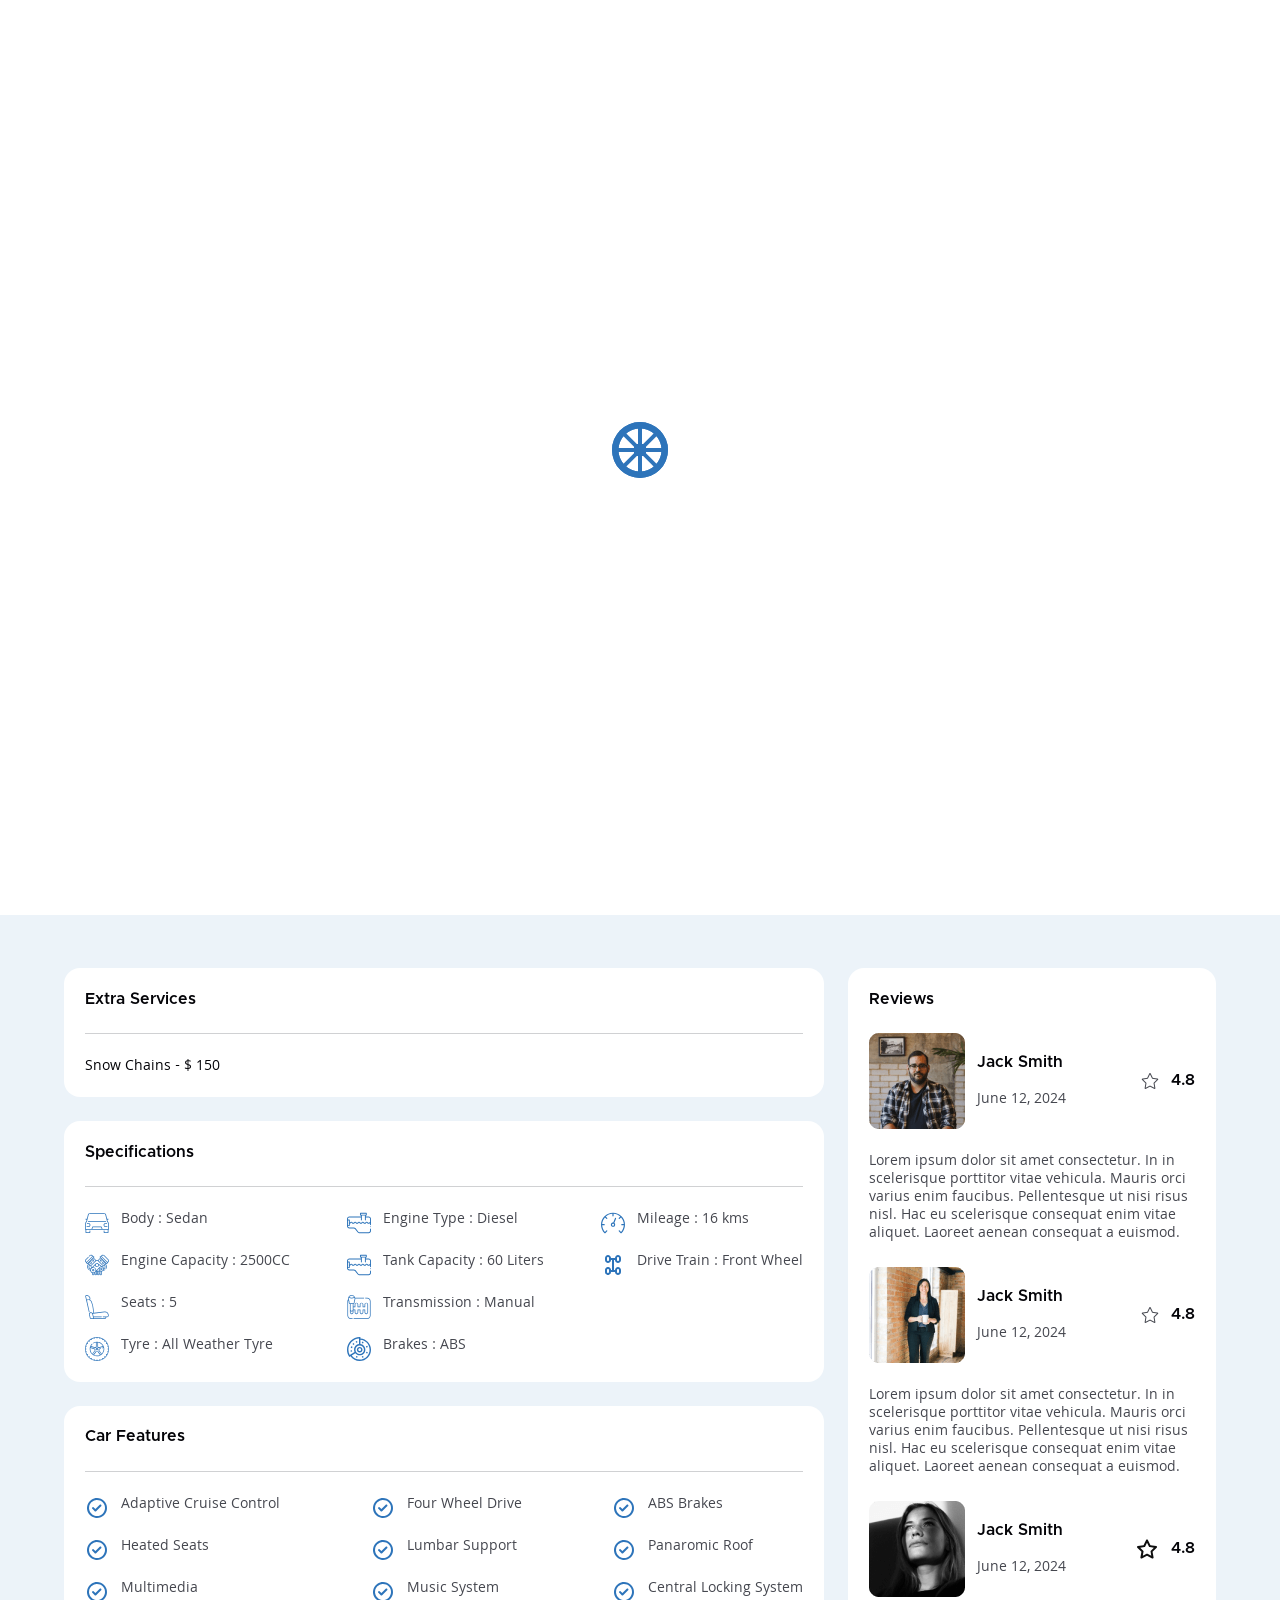
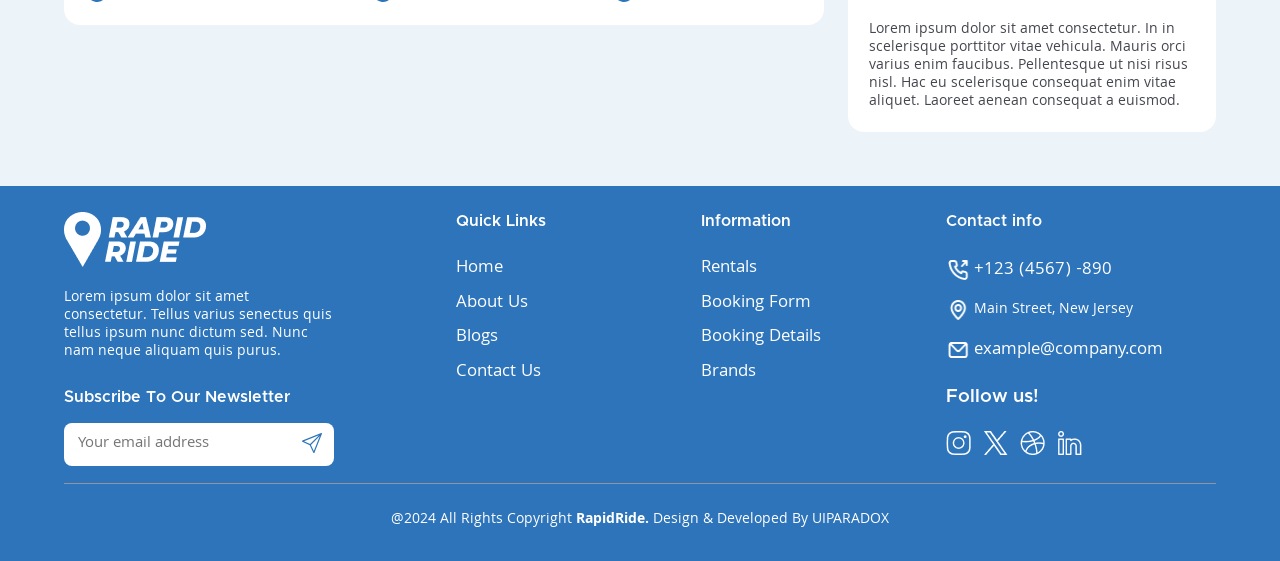
<file: html/vehicle-details.html>
<!DOCTYPE html>
<html lang="en">

<head>
    <meta charset="UTF-8">
    <meta http-equiv="X-UA-Compatible" content="IE=edge">
    <meta name="viewport" content="width=device-width, initial-scale=1, shrink-to-fit=no">
    <meta name="description" content="Teach Me || E-Learning HTML Template">

    <title>Car rental</title>

    <!-- Favicon -->
    <link rel="shortcut icon" type="image/x-icon" href="assets/media/user/wk.jpg">

    <!-- All CSS files -->
    <link rel="stylesheet" href="assets/css/vendor/font-awesome.css">
    <link rel="stylesheet" href="assets/css/vendor/bootstrap.min.css">
    <link rel="stylesheet" href="assets/css/vendor/slick.css">
    <link rel="stylesheet" href="assets/css/vendor/slick-theme.css">
    <link rel="stylesheet" href="assets/css/vendor/ion.rangeSlider.css">
    <link rel="stylesheet" href="assets/css/vendor/smoothScorllbar.css">
    <link rel="stylesheet" href="assets/css/app.css">

</head>

<body class="x-hidden">

    <!-- PRELOADER START -->
    <div id="preloader">
        <div class="spinner"></div>

        <div id="content"></div>
    </div>
    <!-- PRELOADER END -->

    <!-- Main Wrapper Start -->

    <!-- HEADER MENU START -->
    <header class="header my-40">
        <div class="container-fluid">
            <nav class="navigation d-flex align-items-center justify-content-between">
                <a href="index.html" class="d-flex align-items-center">
                    <img src="assets/media/user/logo.png" alt="/logo" class="header-logo">
                </a>
                <div class="menu-button-right">
                    <div class="main-menu__nav">
                        <ul class="main-menu__list">
                            <li>
                                <a href="index.html">Home</a>
                            </li>
                            <li>
                                <a href="about.html">About us</a>
                            </li>
                            <li class="dropdown">
                                <a href="javascript:void(0);">Rental</a>
                                <ul>
                                    <li><a href="rental.html">Rental</a></li>
                                    <li><a href="rental-sidebar.html">Rental sidebar</a></li>
                                    <li><a href="vehicle-details.html">Vehicle details</a></li>
                                </ul>
                            </li>
                            <li class="dropdown">
                                <a href="javascript:void(0);">Booking</a>
                                <ul>
                                    <li><a href="booking.html">Booking</a></li>
                                    <li><a href="book-now.html">Book now</a></li>
                                </ul>
                            </li>
                            <li class="dropdown">
                                <a href="javascript:void(0);">Blogs</a>
                                <ul>
                                    <li><a href="blogs.html">Blogs</a></li>
                                    <li><a href="blogs-details.html">Blogs details</a></li>
                                </ul>
                            </li>
                            <li>
                                <a href="contact.html">Contact us</a>
                            </li>
                        </ul>
                    </div>
                </div>
                <div class="main-menu__right">
                    <div class="search-heart-icon d-md-flex d-none align-items-center gap-24">
                        <a href="book-now.html" class="cus-btn">
                            <span class="btn-text">
                                Book now
                                <svg xmlns="http://www.w3.org/2000/svg" width="25" height="24" viewBox="0 0 25 24"
                                    fill="none">
                                    <path
                                        d="M18.0098 6.62C17.9083 6.37565 17.7141 6.18147 17.4698 6.08C17.3496 6.02876 17.2205 6.00158 17.0898 6H7.08978C6.82457 6 6.57021 6.10536 6.38268 6.29289C6.19514 6.48043 6.08978 6.73478 6.08978 7C6.08978 7.26522 6.19514 7.51957 6.38268 7.70711C6.57021 7.89464 6.82457 8 7.08978 8H14.6798L6.37978 16.29C6.28605 16.383 6.21166 16.4936 6.16089 16.6154C6.11012 16.7373 6.08398 16.868 6.08398 17C6.08398 17.132 6.11012 17.2627 6.16089 17.3846C6.21166 17.5064 6.28605 17.617 6.37978 17.71C6.47275 17.8037 6.58335 17.8781 6.70521 17.9289C6.82707 17.9797 6.95777 18.0058 7.08978 18.0058C7.22179 18.0058 7.3525 17.9797 7.47436 17.9289C7.59622 17.8781 7.70682 17.8037 7.79978 17.71L16.0898 9.41V17C16.0898 17.2652 16.1951 17.5196 16.3827 17.7071C16.5702 17.8946 16.8246 18 17.0898 18C17.355 18 17.6094 17.8946 17.7969 17.7071C17.9844 17.5196 18.0898 17.2652 18.0898 17V7C18.0882 6.86932 18.061 6.74022 18.0098 6.62Z" />
                                </svg>
                            </span>
                            <span>
                                Book now
                                <svg xmlns="http://www.w3.org/2000/svg" width="25" height="24" viewBox="0 0 25 24"
                                    fill="none">
                                    <path
                                        d="M18.0098 6.62C17.9083 6.37565 17.7141 6.18147 17.4698 6.08C17.3496 6.02876 17.2205 6.00158 17.0898 6H7.08978C6.82457 6 6.57021 6.10536 6.38268 6.29289C6.19514 6.48043 6.08978 6.73478 6.08978 7C6.08978 7.26522 6.19514 7.51957 6.38268 7.70711C6.57021 7.89464 6.82457 8 7.08978 8H14.6798L6.37978 16.29C6.28605 16.383 6.21166 16.4936 6.16089 16.6154C6.11012 16.7373 6.08398 16.868 6.08398 17C6.08398 17.132 6.11012 17.2627 6.16089 17.3846C6.21166 17.5064 6.28605 17.617 6.37978 17.71C6.47275 17.8037 6.58335 17.8781 6.70521 17.9289C6.82707 17.9797 6.95777 18.0058 7.08978 18.0058C7.22179 18.0058 7.3525 17.9797 7.47436 17.9289C7.59622 17.8781 7.70682 17.8037 7.79978 17.71L16.0898 9.41V17C16.0898 17.2652 16.1951 17.5196 16.3827 17.7071C16.5702 17.8946 16.8246 18 17.0898 18C17.355 18 17.6094 17.8946 17.7969 17.7071C17.9844 17.5196 18.0898 17.2652 18.0898 17V7C18.0882 6.86932 18.061 6.74022 18.0098 6.62Z" />
                                </svg>
                            </span>
                        </a>
                    </div>
                    <a href="#" class="d-xl-none d-flex main-menu__toggler mobile-nav__toggler">
                        <i class="fa-light fa-bars"></i>
                    </a>
                </div>
            </nav>
        </div>
    </header>
    <!-- HEADER MENU END -->

    <!-- About-area start -->
    <section class="details py-80">
        <div class="container-fluid">
            <div class="row row-gap-4">
                <div class="col-lg-8">
                    <div class="slider-arrows smt-sm-0 mt-48 d-sm-flex">
                        <a href="javascript:;" class="arrow-btn btn-prev" data-slide="rental-slider">
                            <svg xmlns="http://www.w3.org/2000/svg" width="16" height="29" viewBox="0 0 16 29"
                                fill="none">
                                <path fill-rule="evenodd" clip-rule="evenodd"
                                    d="M13.3048 1.40406L1.15797 13.5503C0.572344 14.1359 0.572344 15.0859 1.15797 15.6716L13.3042 27.8184C13.8898 28.4041 14.8398 28.4041 15.4255 27.8184C15.7458 27.4981 15.7458 26.9788 15.4255 26.6584L4.43922 15.6716C3.85359 15.086 3.85359 14.136 4.43922 13.5503L15.4261 2.56405C15.7464 2.24373 15.7464 1.72439 15.4261 1.40406C14.8405 0.818438 13.8905 0.818438 13.3048 1.40406Z"
                                    fill="#2D74BA" />
                            </svg>
                        </a>
                        <a href="javascript:;" class="arrow-btn btn-next" data-slide="rental-slider">
                            <svg xmlns="http://www.w3.org/2000/svg" width="16" height="29" viewBox="0 0 16 29"
                                fill="none">
                                <path fill-rule="evenodd" clip-rule="evenodd"
                                    d="M3.07992 1.40406L15.2268 13.5503C15.8124 14.1359 15.8124 15.0859 15.2268 15.6716L3.08055 27.8184C2.49492 28.4041 1.54492 28.4041 0.959298 27.8184C0.63897 27.4981 0.638964 26.9788 0.959283 26.6584L11.9455 15.6716C12.5312 15.086 12.5312 14.136 11.9455 13.5503L0.958687 2.56405C0.638355 2.24373 0.63835 1.72439 0.958673 1.40406C1.5443 0.818438 2.4943 0.818438 3.07992 1.40406Z"
                                    fill="#2D74BA" />
                            </svg>
                        </a>
                    </div>
                    <div class="rental-slider">
                        <div class="rental-slide">
                            <img src="assets/media/hero/pngwing-7.png" alt="banner">
                        </div>
                        <div class="rental-slide">
                            <img src="assets/media/hero/pngwing-8.png" alt="banner">
                        </div>
                        <div class="rental-slide">
                            <img src="assets/media/hero/pngwing-9.png" alt="banner">
                        </div>
                        <div class="rental-slide">
                            <img src="assets/media/hero/pngwing-10.png" alt="banner">
                        </div>
                        <div class="rental-slide">
                            <img src="assets/media/hero/pngwing-11.png" alt="banner">
                        </div>
                        <div class="rental-slide">
                            <img src="assets/media/hero/pngwing-7.png" alt="banner">
                        </div>
                        <div class="rental-slide">
                            <img src="assets/media/hero/pngwing-8.png" alt="banner">
                        </div>
                        <div class="rental-slide">
                            <img src="assets/media/hero/pngwing-9.png" alt="banner">
                        </div>
                        <div class="rental-slide">
                            <img src="assets/media/hero/pngwing-10.png" alt="banner">
                        </div>
                        <div class="rental-slide">
                            <img src="assets/media/hero/pngwing-11.png" alt="banner">
                        </div>
                    </div>
                    <div class="as-nav-slider">
                        <div class="img-box">
                            <img src="assets/media/cars/pngwing-12.png" alt="car">
                        </div>
                        <div class="img-box">
                            <img src="assets/media/cars/pngwing-13.png" alt="car">
                        </div>
                        <div class="img-box">
                            <img src="assets/media/cars/pngwing-14.png" alt="car">
                        </div>
                        <div class="img-box">
                            <img src="assets/media/cars/pngwing-15.png" alt="car">
                        </div>
                        <div class="img-box">
                            <img src="assets/media/cars/pngwing-16.png" alt="car">
                        </div>
                        <div class="img-box">
                            <img src="assets/media/cars/pngwing-12.png" alt="car">
                        </div>
                        <div class="img-box">
                            <img src="assets/media/cars/pngwing-13.png" alt="car">
                        </div>
                        <div class="img-box">
                            <img src="assets/media/cars/pngwing-14.png" alt="car">
                        </div>
                        <div class="img-box">
                            <img src="assets/media/cars/pngwing-15.png" alt="car">
                        </div>
                        <div class="img-box">
                            <img src="assets/media/cars/pngwing-16.png" alt="car">
                        </div>
                    </div>
                </div>
                <div class="col-lg-4">
                    <div class="sides-bar">
                        <div class="side-bar-1 mb-16">
                            <div class="d-flex mb-16 align-items-center gap-4">
                                <svg xmlns="http://www.w3.org/2000/svg" width="24" height="24" viewBox="0 0 24 24"
                                    fill="none">
                                    <path
                                        d="M22.0005 9.67015C21.9373 9.48723 21.8224 9.32657 21.6698 9.20765C21.5171 9.08872 21.3333 9.01664 21.1405 9.00014L15.4505 8.17015L12.9005 3.00015C12.8186 2.83107 12.6907 2.68849 12.5316 2.58872C12.3724 2.48895 12.1883 2.43604 12.0005 2.43604C11.8126 2.43604 11.6286 2.48895 11.4694 2.58872C11.3102 2.68849 11.1824 2.83107 11.1005 3.00015L8.55047 8.16014L2.86047 9.00014C2.67539 9.02645 2.50139 9.10411 2.35822 9.2243C2.21504 9.3445 2.10843 9.50242 2.05047 9.68015C1.99741 9.85382 1.99265 10.0387 2.03669 10.2148C2.08074 10.391 2.17192 10.5519 2.30047 10.6801L6.43047 14.6801L5.43047 20.3601C5.39477 20.5476 5.41346 20.7414 5.48434 20.9186C5.55522 21.0958 5.67532 21.249 5.83047 21.3601C5.98168 21.4683 6.16004 21.5321 6.34551 21.5444C6.53099 21.5568 6.71624 21.5172 6.88047 21.4301L12.0005 18.7601L17.1005 21.4401C17.2408 21.5193 17.3993 21.5607 17.5605 21.5601C17.7723 21.5609 17.9789 21.4944 18.1505 21.3701C18.3056 21.259 18.4257 21.1058 18.4966 20.9286C18.5675 20.7514 18.5862 20.5576 18.5505 20.3701L17.5505 14.6901L21.6805 10.6901C21.8248 10.5678 21.9316 10.407 21.9882 10.2265C22.0448 10.0459 22.0491 9.85302 22.0005 9.67015ZM15.8505 13.6701C15.7332 13.7836 15.6454 13.924 15.5949 14.0791C15.5444 14.2343 15.5325 14.3994 15.5605 14.5601L16.2805 18.7501L12.5205 16.7501C12.3758 16.6731 12.2144 16.6328 12.0505 16.6328C11.8865 16.6328 11.7251 16.6731 11.5805 16.7501L7.82047 18.7501L8.54047 14.5601C8.5684 14.3994 8.55658 14.2343 8.50603 14.0791C8.45548 13.924 8.36774 13.7836 8.25047 13.6701L5.25047 10.6701L9.46047 10.0601C9.62246 10.0376 9.77646 9.97569 9.90896 9.8798C10.0415 9.78391 10.1484 9.65698 10.2205 9.51015L12.0005 5.70015L13.8805 9.52015C13.9525 9.66698 14.0595 9.79391 14.192 9.8898C14.3245 9.98569 14.4785 10.0476 14.6405 10.0701L18.8505 10.6801L15.8505 13.6701Z"
                                        fill="#0F0F0F" />
                                </svg>
                                <h5>4.8</h5>
                            </div>
                            <h4 class="mb-4">Jeep Defender</h4>
                            <h6 class="mb-16">$69 / Hour</h6>
                            <div class="d-flex gap-8">
                                <div class="d-flex gap-8">
                                    <svg xmlns="http://www.w3.org/2000/svg" width="24" height="24" viewBox="0 0 24 24"
                                        fill="none">
                                        <path
                                            d="M12 2C9.87827 2 7.84344 2.84285 6.34315 4.34315C4.84285 5.84344 4 7.87827 4 10C4 15.4 11.05 21.5 11.35 21.76C11.5311 21.9149 11.7616 22.0001 12 22.0001C12.2384 22.0001 12.4689 21.9149 12.65 21.76C13 21.5 20 15.4 20 10C20 7.87827 19.1571 5.84344 17.6569 4.34315C16.1566 2.84285 14.1217 2 12 2ZM12 19.65C9.87 17.65 6 13.34 6 10C6 8.4087 6.63214 6.88258 7.75736 5.75736C8.88258 4.63214 10.4087 4 12 4C13.5913 4 15.1174 4.63214 16.2426 5.75736C17.3679 6.88258 18 8.4087 18 10C18 13.34 14.13 17.66 12 19.65ZM12 6C11.2089 6 10.4355 6.2346 9.77772 6.67412C9.11992 7.11365 8.60723 7.73836 8.30448 8.46927C8.00173 9.20017 7.92252 10.0044 8.07686 10.7804C8.2312 11.5563 8.61216 12.269 9.17157 12.8284C9.73098 13.3878 10.4437 13.7688 11.2196 13.9231C11.9956 14.0775 12.7998 13.9983 13.5307 13.6955C14.2616 13.3928 14.8864 12.8801 15.3259 12.2223C15.7654 11.5645 16 10.7911 16 10C16 8.93913 15.5786 7.92172 14.8284 7.17157C14.0783 6.42143 13.0609 6 12 6ZM12 12C11.6044 12 11.2178 11.8827 10.8889 11.6629C10.56 11.4432 10.3036 11.1308 10.1522 10.7654C10.0009 10.3999 9.96126 9.99778 10.0384 9.60982C10.1156 9.22186 10.3061 8.86549 10.5858 8.58579C10.8655 8.30608 11.2219 8.1156 11.6098 8.03843C11.9978 7.96126 12.3999 8.00087 12.7654 8.15224C13.1308 8.30362 13.4432 8.55996 13.6629 8.88886C13.8827 9.21776 14 9.60444 14 10C14 10.5304 13.7893 11.0391 13.4142 11.4142C13.0391 11.7893 12.5304 12 12 12Z"
                                            fill="#5D5D5D" />
                                    </svg>
                                    <p>Location :</p>
                                    <p>Old BrookFeild Street, USA </p>
                                    <svg xmlns="http://www.w3.org/2000/svg" width="24" height="24" viewBox="0 0 24 24"
                                        fill="none">
                                        <path
                                            d="M21.9201 11.6C19.9001 6.91 16.1001 4 12.0001 4C7.90007 4 4.10007 6.91 2.08007 11.6C2.025 11.7262 1.99658 11.8623 1.99658 12C1.99658 12.1377 2.025 12.2738 2.08007 12.4C4.10007 17.09 7.90007 20 12.0001 20C16.1001 20 19.9001 17.09 21.9201 12.4C21.9751 12.2738 22.0036 12.1377 22.0036 12C22.0036 11.8623 21.9751 11.7262 21.9201 11.6ZM12.0001 18C8.83007 18 5.83007 15.71 4.10007 12C5.83007 8.29 8.83007 6 12.0001 6C15.1701 6 18.1701 8.29 19.9001 12C18.1701 15.71 15.1701 18 12.0001 18ZM12.0001 8C11.2089 8 10.4356 8.2346 9.77779 8.67412C9.11999 9.11365 8.6073 9.73836 8.30455 10.4693C8.0018 11.2002 7.92258 12.0044 8.07693 12.7804C8.23127 13.5563 8.61223 14.269 9.17164 14.8284C9.73105 15.3878 10.4438 15.7688 11.2197 15.9231C11.9956 16.0775 12.7999 15.9983 13.5308 15.6955C14.2617 15.3928 14.8864 14.8801 15.3259 14.2223C15.7655 13.5645 16.0001 12.7911 16.0001 12C16.0001 10.9391 15.5786 9.92172 14.8285 9.17157C14.0783 8.42143 13.0609 8 12.0001 8ZM12.0001 14C11.6045 14 11.2178 13.8827 10.8889 13.6629C10.56 13.4432 10.3037 13.1308 10.1523 12.7654C10.0009 12.3999 9.96133 11.9978 10.0385 11.6098C10.1157 11.2219 10.3061 10.8655 10.5859 10.5858C10.8656 10.3061 11.2219 10.1156 11.6099 10.0384C11.9978 9.96126 12.4 10.0009 12.7654 10.1522C13.1309 10.3036 13.4432 10.56 13.663 10.8889C13.8828 11.2178 14.0001 11.6044 14.0001 12C14.0001 12.5304 13.7894 13.0391 13.4143 13.4142C13.0392 13.7893 12.5305 14 12.0001 14Z"
                                            fill="#5D5D5D" />
                                    </svg>
                                    <p>Views:</p>
                                    <p>1246+</p>
                                </div>
                            </div>
                        </div>
                    </div>
                    <div class="side-bar-2 mt-24">
                        <div class="form">
                            <h5 class="mb-24">Check Availability</h5>
                            <p class="mb-8 fw-600 dark-gray">Pick-up Location</p>
                            <input type="text" class="mb-12" placeholder="Brook Field St, Newark, USA ">
                            <p class="mb-8 fw-600 dark-gray">Drop-off Location</p>
                            <input type="text" class="mb-12" placeholder="Brook Field St, Newark, USA ">
                            <p class="fw-600 mb-8 dark-gray">Pick-Up Date</p>
                            <div class="d-flex gap-24">
                                <input type="text" class="mb-12" placeholder="June 11, 2024 ">
                                <input type="text" class="mb-12" placeholder="11: 00 AM">
                            </div>
                            <p class="fw-600 mb-8 dark-gray">DROP-OFF-date</p>
                            <div class="d-flex gap-24">
                                <input type="text" class="mb-12" placeholder="June 11, 2024 ">
                                <input type="text" class="mb-12" placeholder="11: 00 AM">
                            </div>
                            <a href="vehicle-details.html" class="cus-btn">
                                <span class="btn-text">
                                    Check Availibility
                                </span>
                                <span>
                                    Check Availibility
                                </span>
                            </a>
                        </div>
                    </div>
                </div>
            </div>
        </div>
    </section>
    <!--title start  -->
    <section class="services py-80 ">
        <div class="container-fluid">
            <div class="row row-gap-4">
                <div class="col-lg-8">
                    <div class="banner mb-24">
                        <h6>Extra Services</h6>
                        <hr class="mt-24">
                        <p class="mt-24">Snow Chains - $ 150</p>
                    </div>
                    <div class="banner-2">
                        <h6>Specifications</h6>
                        <hr class="my-24">
                        <div class="d-flex  gap-24 flex-sm-noWrap flex-wrap justify-content-between ">
                            <div class=" d-flex flex-column gap-24 ">
                                <div class="flex-shrink-0 d-flex gap-12">
                                    <svg xmlns="http://www.w3.org/2000/svg" width="24" height="24" viewBox="0 0 24 24"
                                        fill="none">
                                        <path
                                            d="M3.25896 10.6512H20.7413C20.9528 10.6512 21.1242 10.4797 21.1242 10.2682C21.1242 10.0567 20.9528 9.88525 20.7413 9.88525H3.25896C3.04745 9.88525 2.87598 10.0567 2.87598 10.2682C2.87598 10.4797 3.04745 10.6512 3.25896 10.6512Z"
                                            fill="#2D74BA" />
                                        <path
                                            d="M23.6666 11.6744L22.6764 10.1154L22.3055 8.62568H23.1064C23.3179 8.62568 23.4894 8.4542 23.4894 8.2427C23.4894 8.03119 23.3179 7.85972 23.1064 7.85972H22.1149L21.1158 3.84636C20.8677 2.8499 19.869 2.06934 18.8421 2.06934H5.15786C4.13101 2.06934 3.13231 2.8499 2.88424 3.84636L1.88512 7.85972H0.893617C0.682111 7.85972 0.510638 8.03119 0.510638 8.2427C0.510638 8.4542 0.682111 8.62568 0.893617 8.62568H1.6944L1.32352 10.1154L0.333396 11.6744C0.143336 11.9738 0 12.4669 0 12.8214V18.3689C0 18.5804 0.171472 18.7519 0.382979 18.7519H0.510638V21.5476C0.510638 21.7591 0.682111 21.9306 0.893617 21.9306H4.92311C5.13462 21.9306 5.30609 21.7591 5.30609 21.5476V19.9008C5.30609 19.6893 5.13462 19.5178 4.92311 19.5178C4.71161 19.5178 4.54014 19.6893 4.54014 19.9008V21.1647H1.2766V18.7519H6.73772C6.73879 18.7519 17.2678 18.7519 17.2678 18.7519C17.2713 18.7519 22.7234 18.7519 22.7234 18.7519V21.1647H19.4599V19.9008C19.4599 19.6893 19.2884 19.5178 19.0769 19.5178C18.8654 19.5178 18.6939 19.6893 18.6939 19.9008V21.5476C18.6939 21.7591 18.8654 21.9306 19.0769 21.9306H23.1064C23.3179 21.9306 23.4894 21.7591 23.4894 21.5476V18.7519H23.617C23.8285 18.7519 24 18.5804 24 18.3689V12.8214C24 12.4669 23.8567 11.9738 23.6666 11.6744ZM0.765957 12.8214C0.765957 12.6125 0.867983 12.2615 0.980017 12.0851L2.00344 10.4736C2.0255 10.4388 2.04184 10.4008 2.0518 10.3608L3.62752 4.03136C3.78894 3.383 4.48974 2.83529 5.15786 2.83529H18.8421C19.5103 2.83529 20.2111 3.38305 20.3725 4.03141L21.9482 10.3608C21.9581 10.4007 21.9745 10.4388 21.9965 10.4736L23.0199 12.085C23.132 12.2615 23.234 12.6125 23.234 12.8214V17.9859H17.5284L16.6034 15.6713C16.5453 15.5258 16.4045 15.4304 16.2478 15.4304H7.7522C7.59554 15.4304 7.45471 15.5258 7.3966 15.6713L6.47157 17.9859H0.765957V12.8214ZM16.7036 17.9859H7.29641L8.01161 16.1964H15.9884L16.7036 17.9859Z"
                                            fill="#2D74BA" />
                                        <path
                                            d="M1.91472 16.0687H3.35574C4.49737 16.0687 5.42622 15.1399 5.42622 13.9982C5.42622 12.8566 4.49742 11.9277 3.35574 11.9277H2.19756C1.98605 11.9277 1.81458 12.0992 1.81458 12.3107C1.81458 12.5222 1.98605 12.6937 2.19756 12.6937H3.35574C4.07502 12.6937 4.66027 13.2789 4.66027 13.9982C4.66027 14.7176 4.07507 15.3027 3.35574 15.3027H1.91472C1.70321 15.3027 1.53174 15.4742 1.53174 15.6857C1.53174 15.8972 1.70321 16.0687 1.91472 16.0687Z"
                                            fill="#2D74BA" />
                                        <path
                                            d="M18.5737 13.9982C18.5737 15.1399 19.5025 16.0687 20.6442 16.0687H22.0852C22.2967 16.0687 22.4682 15.8972 22.4682 15.6857C22.4682 15.4742 22.2967 15.3027 22.0852 15.3027H20.6442C19.9249 15.3027 19.3397 14.7176 19.3397 13.9982C19.3397 13.2789 19.9249 12.6937 20.6442 12.6937H21.8024C22.014 12.6937 22.1854 12.5222 22.1854 12.3107C22.1854 12.0992 22.014 11.9277 21.8024 11.9277H20.6442C19.5025 11.9277 18.5737 12.8565 18.5737 13.9982Z"
                                            fill="#2D74BA" />
                                    </svg>
                                    <p>Body : Sedan </p>
                                </div>
                                <div class="flex-shrink-0 d-flex gap-12">
                                    <svg xmlns="http://www.w3.org/2000/svg" width="24" height="24" viewBox="0 0 24 24"
                                        fill="none">
                                        <g clip-path="url(#clip0_298_500)">
                                            <path
                                                d="M23.4886 6.4436L19.2864 2.24146C18.6749 1.62988 17.7258 1.55854 17.0296 2.07182L14.7596 3.74555C14.6772 3.8063 14.6254 3.90001 14.6177 4.0021C14.6101 4.1042 14.6473 4.20456 14.7197 4.27698L15.2667 4.82401L12.8635 7.22727H11.1365L8.73306 4.82387L9.28019 4.2767C9.35261 4.20427 9.38978 4.10391 9.38214 4.00182C9.37445 3.89973 9.32261 3.80602 9.2402 3.74527L6.97031 2.07191C6.27445 1.55849 5.32531 1.62983 4.71354 2.24165L4.04815 2.90709C3.9109 3.04434 3.9109 3.26691 4.04815 3.40416C4.1854 3.54141 4.40796 3.54141 4.54521 3.40416L5.21066 2.73872C5.57464 2.37473 6.13912 2.33221 6.55312 2.63765L7.30838 3.19444L1.46424 9.03853L0.90745 8.28351C0.602244 7.86899 0.644713 7.30414 1.00842 6.94044L3.55122 4.39768C3.68847 4.26043 3.68847 4.03791 3.55122 3.90062C3.41402 3.76336 3.19145 3.76336 3.05415 3.90062L0.511353 6.44337C-0.0999488 7.05467 -0.171434 8.00385 0.34157 8.70047L2.01554 10.9705C2.07629 11.0529 2.16999 11.1047 2.27209 11.1124C2.2809 11.113 2.28966 11.1134 2.29843 11.1134C2.39124 11.1134 2.48077 11.0766 2.54696 11.0104L3.09405 10.4633L3.50219 10.8715C2.63987 11.6138 2.13535 12.6974 2.13535 13.8451C2.13535 15.7296 3.48035 17.3389 5.30506 17.6953C5.50349 18.7468 6.25241 19.606 7.24031 19.9604V21.2228C7.24031 21.8002 7.70982 22.2699 8.28695 22.2699C8.74103 22.2699 9.12841 21.9793 9.27316 21.5743H9.77636C9.92107 21.9793 10.3082 22.2699 10.7621 22.2699C11.2162 22.2699 11.6036 21.9793 11.7483 21.5743H12.2517C12.3964 21.9792 12.7837 22.2698 13.2376 22.2698C13.6916 22.2698 14.0789 21.9792 14.2236 21.5743H14.727C14.8717 21.9792 15.259 22.2698 15.7129 22.2698C16.2901 22.2698 16.7597 21.8002 16.7597 21.2229V18.4597C17.311 18.3836 17.8064 18.1313 18.1876 17.7614C18.8902 17.7174 19.5654 17.4858 20.1484 17.0876C20.3087 16.9781 20.3499 16.7595 20.2404 16.5992C20.131 16.4389 19.9123 16.3976 19.752 16.5071C19.4432 16.718 19.1028 16.8715 18.7453 16.9638C18.8581 16.7105 18.9308 16.4358 18.9556 16.1474C19.8632 15.7485 20.4576 14.8524 20.4576 13.8451C20.4576 13.0648 20.0992 12.3426 19.4993 11.87L19.9991 11.3701C20.7318 11.9801 21.1616 12.8854 21.1616 13.845C21.1616 14.4733 20.9798 15.0823 20.6358 15.6064C20.5293 15.7687 20.5745 15.9865 20.7368 16.0931C20.7963 16.1321 20.8632 16.1507 20.9294 16.1507C21.0438 16.1507 21.156 16.0949 21.2235 15.9921C21.6429 15.3532 21.8646 14.6107 21.8646 13.8451C21.8646 12.6972 21.36 11.6137 20.4977 10.8717L20.906 10.4633L21.4531 11.0104C21.5193 11.0765 21.6088 11.1133 21.7016 11.1133C21.7104 11.1133 21.7191 11.113 21.7279 11.1123C21.83 11.1047 21.9237 11.0529 21.9845 10.9705L23.6582 8.70051C24.1715 8.00427 24.1002 7.05514 23.4886 6.4436ZM17.8218 9.68991C17.8218 9.60169 17.8562 9.51872 17.9186 9.45633L18.9089 8.46604L19.376 8.93316L18.3857 9.92344C18.3233 9.98584 18.2404 10.0202 18.1521 10.0202C18.0639 10.0202 17.981 9.98584 17.9186 9.92344C17.8562 9.8611 17.8218 9.77813 17.8218 9.68991ZM16.9517 6.50895L17.264 6.82123L16.2737 7.81152C16.2113 7.87391 16.1284 7.90827 16.0401 7.90827C15.9519 7.90827 15.869 7.87391 15.8066 7.81152C15.6778 7.68275 15.6778 7.47318 15.8066 7.34441L16.7968 6.35412L16.9517 6.50895ZM15.7638 5.32108L16.2998 5.85705L15.3095 6.84734C14.9067 7.25019 14.9067 7.90569 15.3095 8.30854C15.5047 8.50368 15.7642 8.61117 16.0401 8.61117C16.3161 8.61117 16.5756 8.50368 16.7707 8.30854L17.761 7.31825L18.4118 7.96902L17.4215 8.95931C17.2264 9.15445 17.1189 9.41396 17.1189 9.68991C17.1189 9.96587 17.2264 10.2254 17.4215 10.4205C17.6166 10.6157 17.8761 10.7231 18.1521 10.7231C18.4281 10.7231 18.6876 10.6157 18.8827 10.4205L19.873 9.43022L20.409 9.9662L18.1513 12.2239L13.5061 7.57879L15.7638 5.32108ZM14.2844 18.4847H14.6661V20.8714H14.2844V18.4847ZM11.8718 17.7817L13.853 15.8367C13.852 15.8667 13.8507 15.8967 13.8507 15.927C13.8507 16.6566 14.1584 17.3154 14.6501 17.7817H11.8718ZM9.334 19.9317C9.46596 19.8802 9.59336 19.8199 9.71552 19.7511V20.8714H9.334V19.9317ZM11.8092 18.4847H12.1908V20.8714H11.8092V18.4847ZM11.2325 17.4243C11.2415 17.3302 11.2465 17.235 11.2465 17.1386C11.2465 15.4861 9.90199 14.1416 8.24944 14.1416C8.18471 14.1416 8.12063 14.1443 8.05688 14.1484L10.0164 12.2323C10.0897 13.2629 10.9511 14.0792 12 14.0792C13.0969 14.0792 13.9892 13.1868 13.9892 12.0899C13.9892 12.043 13.987 11.9966 13.9838 11.9504L15.9997 13.4025C15.4584 13.4898 14.9733 13.7472 14.6017 14.1184L14.6021 14.1163L11.2325 17.4243ZM5.00244 12.3717L5.54042 12.9097L6.1994 14.9554C5.99329 15.1491 5.81446 15.3713 5.66947 15.616C4.85497 15.4351 4.24507 14.6972 4.24507 13.8451C4.24512 13.2549 4.52993 12.7104 5.00244 12.3717ZM12 10.8036C12.7093 10.8036 13.2863 11.3807 13.2863 12.0899C13.2863 12.7992 12.7093 13.3762 12 13.3762C11.2907 13.3762 10.7137 12.7992 10.7137 12.0899C10.7137 11.3807 11.2907 10.8036 12 10.8036ZM17.4924 13.6114C17.4924 13.6114 13.2434 10.537 13.1939 10.4997C12.8611 10.2493 12.4476 10.1007 12 10.1007C11.4824 10.1007 11.0105 10.2996 10.6562 10.6247L6.76743 14.4261L6.24923 12.8175L11.1365 7.93021H12.8635L17.7508 12.8174L17.4948 13.6124C17.494 13.6121 17.4932 13.6117 17.4924 13.6114ZM5.09117 8.46609L6.08146 9.45638C6.14385 9.51877 6.17821 9.60169 6.17821 9.68991C6.17821 9.77813 6.14385 9.8611 6.08146 9.92344C6.01907 9.98584 5.93615 10.0202 5.84788 10.0202C5.75966 10.0202 5.67674 9.98584 5.61435 9.92344L4.62406 8.93316L5.09117 8.46609ZM2.33879 10.2245L1.88616 9.61069L7.88058 3.61627L8.49423 4.06862L2.33879 10.2245ZM4.12704 9.43027L5.11728 10.4205C5.31242 10.6157 5.57188 10.7231 5.84788 10.7231C6.12388 10.7231 6.38334 10.6157 6.57848 10.4205C6.77362 10.2254 6.88111 9.96587 6.88111 9.68991C6.88111 9.41396 6.77362 9.15445 6.57848 8.95931L5.58819 7.96902L5.59635 7.96087L6.23896 7.31825L7.22925 8.30854C7.42439 8.50368 7.68385 8.61117 7.95985 8.61117C8.23585 8.61117 8.49531 8.50368 8.69045 8.30854C9.0933 7.90569 9.0933 7.25019 8.69045 6.84734L7.70016 5.85705L8.23613 5.32108L10.4938 7.57879L5.84868 12.2239L3.59107 9.96629L4.12704 9.43027ZM7.20314 6.35412L8.19343 7.34441C8.3222 7.47318 8.3222 7.68275 8.19343 7.81152C8.13104 7.87391 8.04807 7.90827 7.95985 7.90827C7.87163 7.90827 7.78866 7.87391 7.72627 7.81152L6.73603 6.82123L7.20314 6.35412ZM2.83829 13.8451C2.83829 12.8856 3.26805 11.9802 4.00066 11.3699L4.50063 11.8699C3.90058 12.3425 3.54213 13.0648 3.54213 13.8451C3.54213 14.476 3.77758 15.0799 4.20513 15.5455C4.52595 15.8949 4.93334 16.1435 5.38147 16.2688C5.31392 16.4911 5.27159 16.7241 5.25777 16.9647C3.85361 16.6046 2.83829 15.3287 2.83829 13.8451ZM5.95537 17.1386C5.95537 15.8737 6.98451 14.8445 8.24944 14.8445C9.51438 14.8445 10.5435 15.8736 10.5435 17.1386C10.5435 18.4036 9.51438 19.4327 8.24944 19.4327C6.98451 19.4327 5.95537 18.4036 5.95537 17.1386ZM8.28695 21.567C8.09748 21.567 7.94326 21.4126 7.94326 21.2228V20.1201C8.04394 20.1304 8.14604 20.1356 8.2494 20.1356C8.37877 20.1356 8.50595 20.1265 8.63106 20.1105V21.2228C8.63106 21.4126 8.4767 21.567 8.28695 21.567ZM10.7621 21.567C10.5726 21.567 10.4185 21.4126 10.4185 21.2228V19.2085L11.1063 18.5332V21.2228C11.1063 21.4126 10.9519 21.567 10.7621 21.567ZM13.2376 21.5668C13.048 21.5668 12.8938 21.4125 12.8938 21.2229V18.4847H13.5815V21.2229C13.5815 21.4125 13.4273 21.5668 13.2376 21.5668ZM15.7129 21.5668C15.5233 21.5668 15.3691 21.4125 15.3691 21.2229V18.4847H16.0568V21.2229C16.0568 21.4125 15.9025 21.5668 15.7129 21.5668ZM16.4082 17.7815C15.3857 17.7815 14.5537 16.9496 14.5537 15.927C14.5537 14.9044 15.3856 14.0724 16.4082 14.0724C17.4308 14.0724 18.2628 14.9043 18.2628 15.927C18.2628 16.9496 17.4308 17.7815 16.4082 17.7815ZM19.7546 13.8451C19.7546 14.4803 19.4266 15.0543 18.9063 15.3805C18.7888 14.8427 18.5017 14.3677 18.1038 14.0146L18.4595 12.9098L18.9975 12.3718C19.4699 12.7103 19.7546 13.2548 19.7546 13.8451ZM21.6612 10.2243L15.5057 4.06885L16.1194 3.61632L22.1137 9.6106L21.6612 10.2243ZM23.0924 8.28323L22.5356 9.03839L16.6916 3.19439L17.4468 2.63756C17.861 2.33217 18.4256 2.37464 18.7894 2.73848L22.9915 6.94062C23.3554 7.30447 23.3978 7.86913 23.0924 8.28323Z"
                                                fill="#2D74BA" />
                                            <path
                                                d="M9.31013 17.1385C9.31013 16.5535 8.83426 16.0776 8.2493 16.0776C7.66435 16.0776 7.18848 16.5535 7.18848 17.1385C7.18848 17.7234 7.66435 18.1993 8.2493 18.1993C8.83426 18.1993 9.31013 17.7234 9.31013 17.1385ZM7.89141 17.1385C7.89141 16.9411 8.05196 16.7806 8.2493 16.7806C8.44665 16.7806 8.6072 16.9411 8.6072 17.1385C8.6072 17.3358 8.44665 17.4964 8.2493 17.4964C8.05196 17.4964 7.89141 17.3358 7.89141 17.1385Z"
                                                fill="#2D74BA" />
                                            <path
                                                d="M16.408 14.8662C15.823 14.8662 15.3472 15.3421 15.3472 15.927C15.3472 16.512 15.823 16.9879 16.408 16.9879C16.9929 16.9879 17.4688 16.512 17.4688 15.927C17.4688 15.3421 16.9929 14.8662 16.408 14.8662ZM16.408 16.2849C16.2107 16.2849 16.0501 16.1244 16.0501 15.927C16.0501 15.7297 16.2107 15.5691 16.408 15.5691C16.6053 15.5691 16.7659 15.7297 16.7659 15.927C16.7659 16.1244 16.6053 16.2849 16.408 16.2849Z"
                                                fill="#2D74BA" />
                                        </g>
                                        <defs>
                                            <clipPath id="clip0_298_500">
                                                <rect width="24" height="24" fill="white" />
                                            </clipPath>
                                        </defs>
                                    </svg>
                                    <P>Engine Capacity : 2500CC </P>
                                </div>
                                <div class="flex-shrink-0 d-flex gap-12">
                                    <svg xmlns="http://www.w3.org/2000/svg" width="24" height="24" viewBox="0 0 24 24"
                                        fill="none">
                                        <g clip-path="url(#clip0_298_513)">
                                            <path
                                                d="M0.308319 1.54125C0.307616 1.53872 0.308928 1.54383 0.308319 1.54125V1.54125Z"
                                                fill="#2D74BA" />
                                            <path
                                                d="M22.3568 17.3322C21.5775 16.6485 20.5995 16.3442 19.6034 16.4748L8.96355 17.8713L8.5436 13.7987C8.34874 11.5489 7.82524 9.3449 6.98753 7.24789L6.61202 6.3079C6.3168 5.56887 5.75481 4.99343 5.06148 4.67464C5.36697 3.99631 5.41136 3.22849 5.17502 2.51121C5.17277 2.50432 5.17028 2.49748 5.16756 2.49073C4.57623 1.0105 3.16454 0.0329706 1.57102 0.000251786C1.18102 -0.00743573 0.813148 0.161221 0.565179 0.463893C0.317163 0.766613 0.2236 1.15933 0.308397 1.54141L3.84109 16.957C3.88347 17.1473 4.07195 17.2673 4.2625 17.225C4.45281 17.1826 4.57276 16.994 4.53044 16.8036L2.11482 5.95133C2.06701 5.73598 2.11979 5.51464 2.25957 5.34401C2.3994 5.17339 2.60635 5.07917 2.82653 5.08264L3.83856 5.1034C4.04753 5.10767 4.25111 5.13973 4.44531 5.19636C4.45483 5.19968 4.46444 5.20268 4.47409 5.20517C5.13892 5.40833 5.68947 5.90201 5.95624 6.5698L6.33175 7.50978C7.1441 9.54332 7.65166 11.6806 7.84033 13.8624C7.84047 13.8643 7.84066 13.8662 7.84085 13.8682L8.26305 17.9633L7.5925 18.0512C7.1388 17.4414 6.3535 17.1196 5.56511 17.2953C4.49669 17.5337 3.82089 18.597 4.05873 19.6655C4.0592 19.6674 4.05967 19.6694 4.06009 19.6714L4.9247 23.264C5.02895 23.6974 5.41309 24 5.85883 24H19.4301C20.4321 24 21.2484 23.1914 21.2618 22.1925H22.0862C22.9885 22.1925 23.7226 21.4043 23.7226 20.4355C23.7226 19.2248 23.2248 18.0937 22.3568 17.3322ZM4.38526 4.45554C4.21197 4.42114 4.03412 4.40117 3.85314 4.39746L2.84111 4.3767C2.45856 4.36812 2.09457 4.51287 1.82326 4.77682L0.997086 1.38522C0.960711 1.21713 1.00229 1.04458 1.11137 0.911457C1.2211 0.777488 1.3847 0.703472 1.55654 0.706238C2.86225 0.733097 4.0194 1.5319 4.5077 2.74235C4.69253 3.31226 4.64664 3.92351 4.38526 4.45554ZM5.85888 23.2939C5.7407 23.2939 5.63894 23.2137 5.61133 23.0988L4.74747 19.5094C4.59597 18.8216 5.03125 18.1381 5.71891 17.9846C6.40755 17.831 7.09329 18.2663 7.24774 18.9584L8.25602 23.2939H5.85888ZM22.0863 21.4864H18.1042C17.9092 21.4864 17.7512 21.6445 17.7512 21.8395C17.7512 22.0345 17.9092 22.1925 18.1042 22.1925H20.5558C20.5424 22.802 20.0428 23.2939 19.4301 23.2939H8.98099L8.72487 22.1925H16.4614C16.6564 22.1925 16.8144 22.0345 16.8144 21.8395C16.8144 21.6445 16.6564 21.4864 16.4614 21.4864H8.56062L7.93619 18.8015C7.93015 18.7744 7.92321 18.7477 7.91608 18.721L19.6953 17.175C20.487 17.0709 21.2669 17.3154 21.8911 17.8629C22.6063 18.4904 23.0165 19.4281 23.0165 20.4355C23.0165 21.015 22.5992 21.4864 22.0863 21.4864Z"
                                                fill="#2D74BA" />
                                        </g>
                                        <defs>
                                            <clipPath id="clip0_298_513">
                                                <rect width="24" height="24" fill="white" />
                                            </clipPath>
                                        </defs>
                                    </svg>
                                    <p>Seats : 5 </p>
                                </div>
                                <div class="flex-shrink-0 d-flex gap-12">
                                    <svg xmlns="http://www.w3.org/2000/svg" width="24" height="24" viewBox="0 0 24 24"
                                        fill="none">
                                        <g clip-path="url(#clip0_298_510)">
                                            <path
                                                d="M12 4.71094C10.701 4.71094 9.41517 5.06081 8.29598 5.72391C8.12897 5.82286 8.07375 6.03848 8.17266 6.20555C8.27166 6.37266 8.48733 6.42778 8.6543 6.32888C9.36056 5.91052 10.1385 5.63058 10.9453 5.49966V9.45234C10.9453 9.69403 10.8246 9.92649 10.622 10.0757C10.6187 10.078 10.6153 10.0803 10.612 10.0827C10.6099 10.0842 10.6077 10.0857 10.6055 10.0873C10.3975 10.2394 10.1348 10.2852 9.90267 10.2097L6.14142 8.98763C6.46294 8.36569 6.88659 7.79208 7.40423 7.28719C7.54322 7.15163 7.54594 6.92902 7.41042 6.79008C7.27486 6.65109 7.05225 6.64823 6.91327 6.78389C5.49309 8.16909 4.71094 10.0216 4.71094 12C4.71094 14.708 6.14939 16.9405 8.32781 18.2942C8.33302 18.2974 8.33817 18.3005 8.34347 18.3035C9.41897 18.9298 10.6682 19.2891 12 19.2891C16.007 19.2891 19.2891 16.0217 19.2891 12C19.2891 8.03709 16.0805 4.71094 12 4.71094ZM13.0547 5.49891C15.1487 5.83744 16.9152 7.16644 17.856 8.98847L14.0972 10.2098C13.8653 10.2852 13.6025 10.2395 13.3945 10.0874C13.3923 10.0858 13.3902 10.0843 13.3881 10.0828C13.3847 10.0804 13.3813 10.078 13.3779 10.0757C13.1754 9.92644 13.0547 9.69398 13.0547 9.45234V5.49891ZM5.41406 12C5.41406 11.6599 5.4398 11.324 5.49009 10.9942L9.25711 12.2175C9.48684 12.2924 9.66825 12.4775 9.74236 12.7126C9.74348 12.7162 9.74569 12.723 9.74695 12.7265C9.74878 12.7322 9.75066 12.7379 9.75258 12.7435C9.83072 12.984 9.79359 13.2428 9.65311 13.4363L7.3275 16.6366C6.14545 15.4455 5.41406 13.8067 5.41406 12ZM12 18.5859C10.9332 18.5859 9.92494 18.3307 9.03272 17.8785L11.3566 14.6795C11.4997 14.4829 11.7364 14.3658 11.9916 14.3658H12.0091C12.2635 14.3658 12.5004 14.4829 12.6432 14.6793L14.9672 17.8785C14.0751 18.3307 13.0668 18.5859 12 18.5859ZM16.6725 16.6366L14.347 13.4364C14.2065 13.2428 14.1693 12.9839 14.2475 12.7434C14.2495 12.7376 14.2515 12.7314 14.2542 12.7233C14.2554 12.7198 14.2566 12.7163 14.2577 12.7126C14.3317 12.4775 14.5132 12.2924 14.7426 12.2176L15.8357 11.8626C16.0203 11.8027 16.1215 11.6043 16.0614 11.4196C16.0015 11.235 15.8032 11.1339 15.6185 11.1938L14.525 11.549C14.0813 11.6936 13.7315 12.0479 13.5885 12.497C13.5869 12.5017 13.5853 12.5067 13.5833 12.5129C13.5823 12.5156 13.5814 12.5183 13.5804 12.5211C13.4308 12.9763 13.5046 13.4729 13.7782 13.8496L16.1483 17.1112C15.9666 17.259 15.7769 17.3973 15.5799 17.5253L13.212 14.2658C12.9365 13.8869 12.4866 13.6597 12.0061 13.6626H11.9903C11.5123 13.6626 11.0632 13.8878 10.788 14.266L8.4202 17.5253C8.22323 17.3973 8.03353 17.259 7.8518 17.1112L10.2221 13.8495C10.4955 13.4729 10.5693 12.9763 10.4197 12.5211C10.4188 12.5183 10.417 12.513 10.416 12.5102C10.4146 12.5058 10.4131 12.5013 10.4116 12.4968C10.2686 12.0477 9.9188 11.6936 9.47475 11.5488L5.6347 10.3018C5.69503 10.0746 5.76741 9.8513 5.85169 9.63267L9.68541 10.8783C9.82983 10.9253 9.97969 10.9483 10.1297 10.9483C10.4416 10.9483 10.7537 10.8487 11.0166 10.6579C11.0205 10.6553 11.0243 10.6526 11.0281 10.6499C11.4166 10.369 11.6485 9.92133 11.6485 9.4523V5.42428C11.7654 5.41805 11.8826 5.41402 12.0001 5.41402C12.118 5.41402 12.2352 5.4173 12.3517 5.42344V9.4523C12.3517 9.92133 12.5836 10.369 12.9721 10.6499C12.9759 10.6526 12.9797 10.6553 12.9836 10.6579C13.2465 10.8488 13.5586 10.9484 13.8705 10.9483C14.0204 10.9483 14.1703 10.9253 14.3146 10.8783L18.146 9.63347C18.2301 9.85111 18.3029 10.0743 18.3638 10.3023L17.1987 10.6807C17.0141 10.7407 16.9129 10.939 16.9729 11.1237C17.0212 11.2723 17.159 11.3668 17.3072 11.3668C17.3432 11.3668 17.3798 11.3612 17.4159 11.3495L18.5094 10.9944C18.5598 11.3223 18.5861 11.6581 18.5861 12C18.5859 13.8067 17.8545 15.4455 16.6725 16.6366ZM12 10.8281C11.3538 10.8281 10.8281 11.3538 10.8281 12C10.8281 12.6462 11.3538 13.1719 12 13.1719C12.6462 13.1719 13.1719 12.6462 13.1719 12C13.1719 11.3538 12.6462 10.8281 12 10.8281ZM12 12.4688C11.7415 12.4688 11.5312 12.2585 11.5312 12C11.5312 11.7415 11.7415 11.5312 12 11.5312C12.2585 11.5312 12.4688 11.7415 12.4688 12C12.4688 12.2585 12.2585 12.4688 12 12.4688ZM20.4853 3.51469C18.2188 1.24823 15.2053 0 12 0C8.79469 0 5.78119 1.24823 3.51469 3.51469C1.24823 5.78123 0 8.79469 0 12C0 15.2053 1.24823 18.2188 3.51469 20.4853C5.78119 22.7518 8.79469 24 12 24C15.2053 24 18.2188 22.7518 20.4853 20.4853C22.7518 18.2188 24 15.2053 24 12C24 8.79469 22.7518 5.78123 20.4853 3.51469ZM23.001 14.5837L22.4644 14.44C22.2769 14.3898 22.0841 14.5011 22.0338 14.6886C21.9836 14.8761 22.0949 15.0689 22.2824 15.1192L22.8205 15.2633C22.6041 15.9845 22.3156 16.6808 21.9588 17.3438L21.4763 17.0653C21.3082 16.9681 21.0931 17.0257 20.9961 17.1939C20.899 17.3621 20.9566 17.5771 21.1248 17.6742L21.6059 17.952C21.2123 18.5845 20.7534 19.1818 20.2325 19.7353L19.8425 19.3453C19.7052 19.208 19.4826 19.208 19.3453 19.3453C19.208 19.4826 19.208 19.7052 19.3453 19.8425L19.7353 20.2325C19.1817 20.7534 18.5844 21.2123 17.9519 21.6059L17.6741 21.1248C17.577 20.9566 17.3619 20.899 17.1938 20.9962C17.0257 21.0932 16.9681 21.3083 17.0652 21.4764L17.3438 21.9588C16.6808 22.3156 15.9844 22.6041 15.2633 22.8205L15.1191 22.2824C15.0689 22.0949 14.8762 21.9837 14.6885 22.0338C14.501 22.084 14.3897 22.2768 14.4399 22.4644L14.5837 23.001C13.8581 23.17 13.1113 23.2679 12.3515 23.2909V22.7393C12.3515 22.5452 12.1942 22.3878 12 22.3878C11.8057 22.3878 11.6484 22.5452 11.6484 22.7393V23.2909C10.8886 23.2679 10.1418 23.17 9.4162 23.001L9.55997 22.4644C9.61022 22.2768 9.49894 22.0841 9.31139 22.0338C9.1238 21.9837 8.93105 22.0948 8.8808 22.2824L8.73661 22.8205C8.01548 22.6041 7.31911 22.3156 6.65616 21.9588L6.93473 21.4763C7.03181 21.3082 6.9742 21.0931 6.80606 20.9961C6.63783 20.8989 6.42286 20.9565 6.32583 21.1247L6.04805 21.6058C5.41552 21.2122 4.81823 20.7533 4.26464 20.2324L4.65464 19.8424C4.79194 19.7051 4.79194 19.4825 4.65459 19.3452C4.51734 19.2079 4.29473 19.2079 4.15744 19.3452L3.76744 19.7352C3.24652 19.1817 2.78766 18.5844 2.39405 17.9519L2.87512 17.6741C3.04327 17.577 3.10088 17.362 3.0038 17.1938C2.90672 17.0257 2.69161 16.9681 2.52356 17.0652L2.04117 17.3438C1.68431 16.6808 1.39584 15.9844 1.17942 15.2633L1.71755 15.1191C1.90509 15.0689 2.01638 14.8761 1.96613 14.6885C1.91592 14.501 1.72317 14.3897 1.53553 14.4399L0.998953 14.5837C0.830016 13.8581 0.732141 13.1113 0.709031 12.3515H1.26056C1.45477 12.3515 1.61212 12.1941 1.61212 12C1.61212 11.8058 1.45477 11.6484 1.26056 11.6484H0.709078C0.732141 10.8886 0.830016 10.1418 0.999 9.4162L1.53558 9.55997C1.56605 9.56812 1.5967 9.57202 1.6268 9.57202C1.78205 9.57202 1.92408 9.46842 1.96613 9.31134C2.01638 9.1238 1.90509 8.931 1.71755 8.88075L1.17942 8.73656C1.39584 8.01544 1.68431 7.31906 2.04117 6.65611L2.52361 6.93464C2.57897 6.96661 2.63944 6.9818 2.69906 6.9818C2.82056 6.9818 2.93873 6.91875 3.00384 6.80597C3.10092 6.63783 3.04331 6.42281 2.87517 6.32573L2.39409 6.04795C2.78766 5.41542 3.24656 4.81814 3.76748 4.26459L4.15748 4.65459C4.22616 4.72327 4.31611 4.75758 4.40611 4.75758C4.49606 4.75758 4.58606 4.72327 4.65469 4.65459C4.79203 4.5173 4.79203 4.29473 4.65473 4.15744L4.26473 3.76739C4.81833 3.24647 5.41561 2.78761 6.04814 2.394L6.32592 2.87508C6.39108 2.98786 6.5092 3.05091 6.6307 3.05091C6.69033 3.05091 6.7508 3.03572 6.80616 3.00375C6.9743 2.90667 7.03191 2.69166 6.93483 2.52352L6.65625 2.04122C7.3192 1.68436 8.01562 1.39589 8.7367 1.17947L8.88089 1.71759C8.92294 1.87467 9.06502 1.97827 9.22022 1.97827C9.25036 1.97827 9.28097 1.97438 9.31144 1.96622C9.49898 1.91597 9.61027 1.72317 9.56002 1.53562L9.41625 0.999C10.1418 0.830016 10.8886 0.732141 11.6484 0.709078V1.26066C11.6484 1.45481 11.8058 1.61222 12 1.61222C12.1942 1.61222 12.3516 1.45481 12.3516 1.26066V0.709078C13.1114 0.732141 13.8582 0.830016 14.5837 0.999L14.44 1.53562C14.3897 1.72317 14.501 1.91592 14.6886 1.96622C14.719 1.97438 14.7497 1.97827 14.7798 1.97827C14.935 1.97827 15.0771 1.87467 15.1191 1.71759L15.2633 1.17947C15.9844 1.39589 16.6808 1.68436 17.3438 2.04122L17.0652 2.5237C16.9681 2.69184 17.0257 2.90686 17.1938 3.00394C17.2493 3.03591 17.3097 3.05109 17.3693 3.05109C17.4908 3.05109 17.609 2.98805 17.6741 2.87527L17.9519 2.39419C18.5844 2.78775 19.1817 3.24666 19.7353 3.76758L19.3453 4.15763C19.208 4.29492 19.208 4.51753 19.3453 4.65478C19.4139 4.72345 19.5039 4.75777 19.5939 4.75777C19.6838 4.75777 19.7738 4.72345 19.8425 4.65478L20.2325 4.26478C20.7534 4.81833 21.2123 5.41561 21.6059 6.04814L21.1248 6.32592C20.9567 6.423 20.8991 6.63802 20.9962 6.80616C21.0613 6.91894 21.1794 6.98198 21.3009 6.98198C21.3606 6.98198 21.421 6.9668 21.4764 6.93483L21.9588 6.65625C22.3157 7.3192 22.6042 8.01558 22.8206 8.7367L22.2825 8.88089C22.0949 8.93114 21.9836 9.12394 22.0339 9.31148C22.0759 9.46856 22.218 9.57216 22.3732 9.57216C22.4033 9.57216 22.434 9.56827 22.4644 9.56011L23.001 9.41634C23.1699 10.1419 23.2678 10.8887 23.2909 11.6485H22.7394C22.5452 11.6485 22.3878 11.8059 22.3878 12.0001C22.3878 12.1943 22.5452 12.3517 22.7394 12.3517H23.2909C23.2678 13.1114 23.1699 13.8581 23.001 14.5837Z"
                                                fill="#2D74BA" />
                                        </g>
                                        <defs>
                                            <clipPath id="clip0_298_510">
                                                <rect width="24" height="24" fill="white" />
                                            </clipPath>
                                        </defs>
                                    </svg>
                                    <p>Tyre : All Weather Tyre</p>
                                </div>
                            </div>
                            <div class=" d-flex flex-column gap-24 ">
                                <div class="flex-shrink-0 d-flex gap-12">
                                    <svg xmlns="http://www.w3.org/2000/svg" width="24" height="24" viewBox="0 0 24 24"
                                        fill="none">
                                        <path
                                            d="M21.6562 5.55469H18.8438V4.61719H19.3359C19.5948 4.61719 19.7812 4.40147 19.7812 4.14262V2.26762C19.7812 2.00878 19.5948 1.80469 19.3359 1.80469H13.4766C13.2177 1.80469 12.9844 2.00873 12.9844 2.26762V4.14262C12.9844 4.40147 13.2177 4.61719 13.4766 4.61719H13.9219V5.55469H2.34375C1.05141 5.55469 0 6.61083 0 7.89263V15.0645C0 16.3674 1.05141 17.4141 2.34375 17.4141H6.82219C7.26169 17.4141 7.66491 17.6135 7.9283 17.9496L10.5525 21.2966C10.9952 21.8615 11.6846 22.1953 12.3966 22.1953H21.6562C22.9486 22.1953 24 21.1572 24 19.8649V17.8961C24 17.6378 23.7895 17.4274 23.5312 17.4274C23.273 17.4274 23.0625 17.6378 23.0625 17.8961V19.8649C23.0625 20.6403 22.4317 21.2578 21.6562 21.2578H12.3966C11.9703 21.2578 11.5568 21.0615 11.2905 20.7218L8.66625 17.368C8.22384 16.8036 7.5517 16.4766 6.82219 16.4766H2.34375C1.56834 16.4766 0.9375 15.8203 0.9375 15.0703H2.34375C2.60264 15.0703 2.8125 14.8546 2.8125 14.5958V12.6878C3.22303 12.5815 3.47953 12.3324 3.67898 12.1378C3.91111 11.9113 4.035 11.8024 4.31203 11.8024C4.58939 11.8024 4.71338 11.9113 4.94564 12.1379C5.20603 12.3919 5.5627 12.7399 6.23391 12.7399C6.90511 12.7399 7.26178 12.3919 7.52217 12.1379C7.75444 11.9113 7.87838 11.8024 8.15578 11.8024C8.43319 11.8024 8.55713 11.9113 8.78939 12.1379C9.04978 12.3919 9.40645 12.7399 10.0777 12.7399C10.7489 12.7399 11.1055 12.3919 11.3659 12.1379C11.5982 11.9113 11.7221 11.8024 11.9995 11.8024C12.2769 11.8024 12.4009 11.9113 12.6331 12.1379C12.8935 12.3919 13.2502 12.7399 13.9214 12.7399C14.5926 12.7399 14.9493 12.3919 15.2097 12.1379C15.4419 11.9113 15.5659 11.8024 15.8433 11.8024C16.1207 11.8024 16.2446 11.9113 16.4769 12.1379C16.7373 12.3919 17.094 12.7399 17.7652 12.7399C18.4364 12.7399 18.793 12.3919 19.0534 12.1379C19.2857 11.9113 19.4096 11.8024 19.687 11.8024C19.9644 11.8024 20.0884 11.9113 20.3206 12.1379C20.581 12.3919 20.9377 12.7399 21.6089 12.7399C22.2804 12.7399 22.6372 12.3919 22.8976 12.1379C22.9585 12.0785 23.0118 12.0275 23.0625 11.9841V13.6774C23.0625 13.9357 23.273 14.1461 23.5312 14.1461C23.7895 14.1461 24 13.9357 24 13.6774V7.89263C24 6.61083 22.9486 5.55469 21.6562 5.55469ZM13.9219 2.74219H18.8438V3.67969H13.9219V2.74219ZM1.875 14.1328H0.9375V9.44531H1.875V14.1328ZM22.243 11.4667C22.0106 11.6934 21.8866 11.8024 21.6089 11.8024C21.3315 11.8024 21.2076 11.6935 20.9753 11.4668C20.7149 11.2128 20.3582 10.8649 19.687 10.8649C19.0158 10.8649 18.6592 11.2128 18.3988 11.4668C18.1665 11.6935 18.0426 11.8024 17.7652 11.8024C17.4877 11.8024 17.3638 11.6935 17.1315 11.4668C16.8712 11.2128 16.5145 10.8649 15.8433 10.8649C15.1721 10.8649 14.8154 11.2128 14.555 11.4668C14.3228 11.6935 14.1988 11.8024 13.9214 11.8024C13.644 11.8024 13.5201 11.6935 13.2878 11.4668C13.0274 11.2128 12.6707 10.8649 11.9995 10.8649C11.3283 10.8649 10.9717 11.2128 10.7113 11.4668C10.479 11.6935 10.3551 11.8024 10.0777 11.8024C9.80025 11.8024 9.67631 11.6935 9.44405 11.4668C9.18366 11.2128 8.82698 10.8649 8.15578 10.8649C7.48458 10.8649 7.12791 11.2128 6.86752 11.4668C6.63525 11.6935 6.51131 11.8024 6.23391 11.8024C5.9565 11.8024 5.83256 11.6935 5.6003 11.4668C5.33991 11.2128 4.98323 10.8649 4.31203 10.8649C3.64106 10.8649 3.28453 11.2128 3.02419 11.4668C2.94436 11.5447 2.87733 11.6084 2.81245 11.6588V8.97075C2.81245 8.71191 2.60259 8.50781 2.3437 8.50781H0.9375V7.89263C0.9375 7.12777 1.56834 6.49219 2.34375 6.49219H13.9219V8.97089C13.9219 9.22973 14.1317 9.43964 14.3906 9.43964C14.6495 9.43964 14.8594 9.22973 14.8594 8.97089V4.61719H17.9062V8.97089C17.9062 9.22973 18.1161 9.43964 18.375 9.43964C18.6339 9.43964 18.8438 9.22973 18.8438 8.97089V6.49219H21.6562C22.4317 6.49219 23.0625 7.12772 23.0625 7.89263V10.9298C22.6793 11.0423 22.4348 11.2797 22.243 11.4667Z"
                                            fill="#2D74BA" />
                                        <path
                                            d="M23.5312 16.2554C23.7901 16.2554 24 16.0455 24 15.7866C24 15.5277 23.7901 15.3179 23.5312 15.3179C23.2724 15.3179 23.0625 15.5277 23.0625 15.7866C23.0625 16.0455 23.2724 16.2554 23.5312 16.2554Z"
                                            fill="#2D74BA" />
                                    </svg>
                                    <p>Engine Type : Diesel</p>
                                </div>
                                <div class="flex-shrink-0 d-flex gap-12">
                                    <svg xmlns="http://www.w3.org/2000/svg" width="24" height="24" viewBox="0 0 24 24"
                                        fill="none">
                                        <path
                                            d="M21.6562 5.55469H18.8438V4.61719H19.3359C19.5948 4.61719 19.7812 4.40147 19.7812 4.14262V2.26762C19.7812 2.00878 19.5948 1.80469 19.3359 1.80469H13.4766C13.2177 1.80469 12.9844 2.00873 12.9844 2.26762V4.14262C12.9844 4.40147 13.2177 4.61719 13.4766 4.61719H13.9219V5.55469H2.34375C1.05141 5.55469 0 6.61083 0 7.89263V15.0645C0 16.3674 1.05141 17.4141 2.34375 17.4141H6.82219C7.26169 17.4141 7.66491 17.6135 7.9283 17.9496L10.5525 21.2966C10.9952 21.8615 11.6846 22.1953 12.3966 22.1953H21.6562C22.9486 22.1953 24 21.1572 24 19.8649V17.8961C24 17.6378 23.7895 17.4274 23.5312 17.4274C23.273 17.4274 23.0625 17.6378 23.0625 17.8961V19.8649C23.0625 20.6403 22.4317 21.2578 21.6562 21.2578H12.3966C11.9703 21.2578 11.5568 21.0615 11.2905 20.7218L8.66625 17.368C8.22384 16.8036 7.5517 16.4766 6.82219 16.4766H2.34375C1.56834 16.4766 0.9375 15.8203 0.9375 15.0703H2.34375C2.60264 15.0703 2.8125 14.8546 2.8125 14.5958V12.6878C3.22303 12.5815 3.47953 12.3324 3.67898 12.1378C3.91111 11.9113 4.035 11.8024 4.31203 11.8024C4.58939 11.8024 4.71338 11.9113 4.94564 12.1379C5.20603 12.3919 5.5627 12.7399 6.23391 12.7399C6.90511 12.7399 7.26178 12.3919 7.52217 12.1379C7.75444 11.9113 7.87838 11.8024 8.15578 11.8024C8.43319 11.8024 8.55713 11.9113 8.78939 12.1379C9.04978 12.3919 9.40645 12.7399 10.0777 12.7399C10.7489 12.7399 11.1055 12.3919 11.3659 12.1379C11.5982 11.9113 11.7221 11.8024 11.9995 11.8024C12.2769 11.8024 12.4009 11.9113 12.6331 12.1379C12.8935 12.3919 13.2502 12.7399 13.9214 12.7399C14.5926 12.7399 14.9493 12.3919 15.2097 12.1379C15.4419 11.9113 15.5659 11.8024 15.8433 11.8024C16.1207 11.8024 16.2446 11.9113 16.4769 12.1379C16.7373 12.3919 17.094 12.7399 17.7652 12.7399C18.4364 12.7399 18.793 12.3919 19.0534 12.1379C19.2857 11.9113 19.4096 11.8024 19.687 11.8024C19.9644 11.8024 20.0884 11.9113 20.3206 12.1379C20.581 12.3919 20.9377 12.7399 21.6089 12.7399C22.2804 12.7399 22.6372 12.3919 22.8976 12.1379C22.9585 12.0785 23.0118 12.0275 23.0625 11.9841V13.6774C23.0625 13.9357 23.273 14.1461 23.5312 14.1461C23.7895 14.1461 24 13.9357 24 13.6774V7.89263C24 6.61083 22.9486 5.55469 21.6562 5.55469ZM13.9219 2.74219H18.8438V3.67969H13.9219V2.74219ZM1.875 14.1328H0.9375V9.44531H1.875V14.1328ZM22.243 11.4667C22.0106 11.6934 21.8866 11.8024 21.6089 11.8024C21.3315 11.8024 21.2076 11.6935 20.9753 11.4668C20.7149 11.2128 20.3582 10.8649 19.687 10.8649C19.0158 10.8649 18.6592 11.2128 18.3988 11.4668C18.1665 11.6935 18.0426 11.8024 17.7652 11.8024C17.4877 11.8024 17.3638 11.6935 17.1315 11.4668C16.8712 11.2128 16.5145 10.8649 15.8433 10.8649C15.1721 10.8649 14.8154 11.2128 14.555 11.4668C14.3228 11.6935 14.1988 11.8024 13.9214 11.8024C13.644 11.8024 13.5201 11.6935 13.2878 11.4668C13.0274 11.2128 12.6707 10.8649 11.9995 10.8649C11.3283 10.8649 10.9717 11.2128 10.7113 11.4668C10.479 11.6935 10.3551 11.8024 10.0777 11.8024C9.80025 11.8024 9.67631 11.6935 9.44405 11.4668C9.18366 11.2128 8.82698 10.8649 8.15578 10.8649C7.48458 10.8649 7.12791 11.2128 6.86752 11.4668C6.63525 11.6935 6.51131 11.8024 6.23391 11.8024C5.9565 11.8024 5.83256 11.6935 5.6003 11.4668C5.33991 11.2128 4.98323 10.8649 4.31203 10.8649C3.64106 10.8649 3.28453 11.2128 3.02419 11.4668C2.94436 11.5447 2.87733 11.6084 2.81245 11.6588V8.97075C2.81245 8.71191 2.60259 8.50781 2.3437 8.50781H0.9375V7.89263C0.9375 7.12777 1.56834 6.49219 2.34375 6.49219H13.9219V8.97089C13.9219 9.22973 14.1317 9.43964 14.3906 9.43964C14.6495 9.43964 14.8594 9.22973 14.8594 8.97089V4.61719H17.9062V8.97089C17.9062 9.22973 18.1161 9.43964 18.375 9.43964C18.6339 9.43964 18.8438 9.22973 18.8438 8.97089V6.49219H21.6562C22.4317 6.49219 23.0625 7.12772 23.0625 7.89263V10.9298C22.6793 11.0423 22.4348 11.2797 22.243 11.4667Z"
                                            fill="#2D74BA" />
                                        <path
                                            d="M23.5312 16.2554C23.7901 16.2554 24 16.0455 24 15.7866C24 15.5277 23.7901 15.3179 23.5312 15.3179C23.2724 15.3179 23.0625 15.5277 23.0625 15.7866C23.0625 16.0455 23.2724 16.2554 23.5312 16.2554Z"
                                            fill="#2D74BA" />
                                    </svg>
                                    <P>Tank Capacity : 60 Liters </P>
                                </div>
                                <div class="flex-shrink-0 d-flex gap-12">
                                    <svg xmlns="http://www.w3.org/2000/svg" width="24" height="24" viewBox="0 0 24 24"
                                        fill="none">
                                        <g clip-path="url(#clip0_294_521)">
                                            <path
                                                d="M20.1475 2.77246H18.4719C18.2777 2.77246 18.1203 2.92987 18.1203 3.12402C18.1203 3.31818 18.2777 3.47559 18.4719 3.47559H20.1475C21.6678 3.47559 22.9046 4.71243 22.9046 6.23273V20.5397C22.9046 22.06 21.6677 23.2969 20.1475 23.2969H6.93262C6.73841 23.2969 6.58105 23.4543 6.58105 23.6484C6.58105 23.8426 6.73841 24 6.93262 24H20.1474C22.0554 24 23.6076 22.4477 23.6076 20.5397V6.23273C23.6077 4.32473 22.0554 2.77246 20.1475 2.77246Z"
                                                fill="#2D74BA" />
                                            <path
                                                d="M7.68036 17.3517C7.68036 18.3329 8.47859 19.1311 9.45978 19.1311C10.441 19.1311 11.2392 18.3329 11.2392 17.3517V15.15H12.7606V17.3517C12.7606 18.3329 13.5589 19.1311 14.54 19.1311C15.5212 19.1311 16.3195 18.3329 16.3195 17.3517V15.15H17.5272V17.3517C17.5272 18.3329 18.3254 19.1311 19.3066 19.1311C20.2878 19.1311 21.086 18.3329 21.086 17.3517V9.42075C21.086 8.43956 20.2878 7.64133 19.3066 7.64133C18.3254 7.64133 17.5272 8.43956 17.5272 9.42075V11.5911H16.3194V9.42075C16.3194 8.43956 15.5212 7.64133 14.54 7.64133C13.5588 7.64133 12.7606 8.43956 12.7606 9.42075V11.5911H11.2392V9.42075C11.2392 8.43956 10.4409 7.64133 9.45973 7.64133C8.47854 7.64133 7.68031 8.43956 7.68031 9.42075V11.5911H6.46447V8.92031C7.11584 8.79947 7.61079 8.22741 7.61079 7.54158V6.63C7.7457 6.30342 8.34809 4.66622 8.29254 3.47559H16.8312C17.0254 3.47559 17.1827 3.31819 17.1827 3.12403C17.1827 2.92988 17.0254 2.77247 16.8312 2.77247H8.19673C7.81756 1.18458 6.3875 0 4.68509 0C2.69403 0 1.07421 1.61986 1.07421 3.61087C1.07421 3.78089 1.08518 3.95559 1.10393 4.13119C0.643856 4.73259 0.39209 5.47284 0.39209 6.23273V20.5397C0.39209 22.4477 1.94436 24 3.85236 24H5.29198C5.48618 24 5.64354 23.8426 5.64354 23.6484C5.64354 23.4543 5.48618 23.2969 5.29198 23.2969H3.85236C2.33206 23.2969 1.09521 22.06 1.09521 20.5397V6.23273C1.09521 5.87452 1.16571 5.52187 1.29898 5.19427C1.4682 5.87334 1.6835 6.43922 1.75934 6.62995V7.54153C1.75934 8.22736 2.25429 8.79942 2.90567 8.92027L2.91378 17.3517C2.91378 18.3329 3.71201 19.131 4.6932 19.131C5.67439 19.131 6.47262 18.3328 6.47262 17.3517V15.1499H7.68036V17.3517ZM3.60879 14.7382V8.94422H5.76139V14.7382C5.76139 15.3317 5.27857 15.8145 4.68509 15.8145C4.09161 15.8145 3.60879 15.3317 3.60879 14.7382ZM4.68509 0.703125C5.73973 0.703125 6.6649 1.26759 7.17476 2.11017C6.49737 2.5245 5.60843 2.75864 4.68509 2.75864C3.76179 2.75864 2.87286 2.5245 2.19546 2.11017C2.70528 1.26759 3.63045 0.703125 4.68509 0.703125ZM2.46247 7.54158V6.56152C2.46247 6.51516 2.45332 6.46922 2.43546 6.42642C2.42886 6.41062 1.77734 4.83131 1.77734 3.61087C1.77734 3.31359 1.82239 3.02667 1.90568 2.75634C2.68409 3.21309 3.65318 3.46172 4.68514 3.46172C5.71709 3.46172 6.68618 3.21309 7.46464 2.75634C7.54789 3.02667 7.59298 3.31359 7.59298 3.61087C7.59298 4.82836 6.94137 6.41067 6.93481 6.42642C6.91695 6.46922 6.90781 6.51516 6.90781 6.56152V7.54158C6.90781 7.92731 6.59403 8.24109 6.20829 8.24109H3.16198C2.77625 8.24109 2.46247 7.92727 2.46247 7.54158ZM4.6932 18.428C4.09972 18.428 3.6169 17.9452 3.6169 17.3518V16.1604C3.91461 16.3845 4.28459 16.5177 4.68509 16.5177C5.093 16.5177 5.46903 16.3794 5.7695 16.1476V17.3518C5.7695 17.9452 5.28668 18.428 4.6932 18.428ZM6.46451 14.4468V12.2943H8.03192C8.22612 12.2943 8.38348 12.1369 8.38348 11.9427V9.4208C8.38348 8.82731 8.86629 8.3445 9.45978 8.3445C10.0533 8.3445 10.5361 8.82731 10.5361 9.4208V11.9427C10.5361 12.1369 10.6934 12.2943 10.8876 12.2943H13.1122C13.3064 12.2943 13.4637 12.1369 13.4637 11.9427V9.4208C13.4637 8.82731 13.9466 8.3445 14.54 8.3445C15.1335 8.3445 15.6163 8.82731 15.6163 9.4208V11.9427C15.6163 12.1369 15.7737 12.2943 15.9679 12.2943H17.8788C18.073 12.2943 18.2303 12.1369 18.2303 11.9427V9.4208C18.2303 8.82731 18.7131 8.3445 19.3066 8.3445C19.9001 8.3445 20.3829 8.82731 20.3829 9.4208V17.3517C20.3829 17.9452 19.9001 18.428 19.3066 18.428C18.7131 18.428 18.2303 17.9452 18.2303 17.3517V14.7984C18.2303 14.6042 18.073 14.4468 17.8788 14.4468H15.9679C15.7737 14.4468 15.6163 14.6042 15.6163 14.7984V17.3517C15.6163 17.9452 15.1335 18.428 14.54 18.428C13.9465 18.428 13.4637 17.9452 13.4637 17.3517V14.7984C13.4637 14.6042 13.3063 14.4468 13.1121 14.4468H10.8876C10.6934 14.4468 10.536 14.6042 10.536 14.7984V17.3517C10.536 17.9452 10.0532 18.428 9.45973 18.428C8.86625 18.428 8.38343 17.9452 8.38343 17.3517V14.7984C8.38343 14.6042 8.22607 14.4468 8.03187 14.4468H6.46451Z"
                                                fill="#2D74BA" />
                                        </g>
                                        <defs>
                                            <clipPath id="clip0_294_521">
                                                <rect width="24" height="24" fill="white" />
                                            </clipPath>
                                        </defs>
                                    </svg>
                                    <p>Transmission : Manual </p>
                                </div>
                                <div class="flex-shrink-0 d-flex gap-12">
                                    <svg xmlns="http://www.w3.org/2000/svg" width="24" height="24" viewBox="0 0 24 24"
                                        fill="none">
                                        <g clip-path="url(#clip0_294_508)">
                                            <path
                                                d="M14.7512 5.91797L15.2905 4.61356L16.5949 5.15283L16.0556 6.45724L14.7512 5.91797Z"
                                                fill="#2D74BA" />
                                            <path
                                                d="M18.967 9.34424L20.2715 8.80215L20.8135 10.1066L19.5091 10.6486L18.967 9.34424Z"
                                                fill="#2D74BA" />
                                            <path
                                                d="M18.9624 16.0625L19.5017 14.7581L20.8061 15.2974L20.2668 16.6018L18.9624 16.0625Z"
                                                fill="#2D74BA" />
                                            <path
                                                d="M14.7769 19.5L16.0813 18.9579L16.6234 20.2623L15.3189 20.8044L14.7769 19.5Z"
                                                fill="#2D74BA" />
                                            <path
                                                d="M8.81812 20.2734L9.35738 18.969L10.6618 19.5083L10.1225 20.8127L8.81812 20.2734Z"
                                                fill="#2D74BA" />
                                            <path
                                                d="M12.7065 15.5291C14.2633 15.5291 15.5298 14.2625 15.5298 12.7057C15.5298 11.1489 14.2633 9.88232 12.7065 9.88232C11.1496 9.88232 9.88306 11.1489 9.88306 12.7057C9.88306 14.2625 11.1496 15.5291 12.7065 15.5291ZM12.7065 11.294C13.4849 11.294 14.1182 11.9273 14.1182 12.7057C14.1182 13.4841 13.4849 14.1174 12.7065 14.1174C11.928 14.1174 11.2948 13.4841 11.2948 12.7057C11.2948 11.9273 11.928 11.294 12.7065 11.294Z"
                                                fill="#2D74BA" />
                                            <path
                                                d="M13.4123 1.43463V0.000488281H12.7064C9.31268 0.000488281 6.12215 1.32207 3.72241 3.72177C-0.556498 8.00072 -1.11431 14.498 1.88306 19.362L2.25302 19.9623L3.47456 19.2112C5.59291 22.2105 9.01787 23.9994 12.7064 23.9994C18.948 23.9994 24 18.9483 24 12.7058C24 6.69664 19.3194 1.7965 13.4123 1.43463ZM8.47131 12.7058C8.47131 10.3705 10.3712 8.47068 12.7064 8.47068C15.0416 8.47068 16.9415 10.3705 16.9415 12.7058C16.9415 15.041 15.0416 16.9409 12.7064 16.9409C10.3712 16.9409 8.47131 15.041 8.47131 12.7058ZM1.41282 12.7058C1.41282 6.71565 6.10093 1.79974 12.0006 1.43397V7.10298C9.21881 7.45139 7.05961 9.83108 7.05961 12.7057C7.05961 13.5373 7.24041 14.3273 7.56458 15.0389L2.73384 18.0094C1.86772 16.3833 1.41282 14.5639 1.41282 12.7058ZM12.7064 22.5877C9.48736 22.5877 6.53663 21.0608 4.67977 18.4701L8.30605 16.2402C9.34191 17.5273 10.9295 18.3526 12.7064 18.3526C15.8201 18.3526 18.3532 15.8195 18.3532 12.7058C18.3532 9.83113 16.194 7.45143 13.4123 7.10302V2.84934C18.533 3.21253 22.5883 7.49421 22.5883 12.7057C22.5883 18.1546 18.1553 22.5877 12.7064 22.5877Z"
                                                fill="#2D74BA" />
                                            <path
                                                d="M8.65747 4.44092L9.96894 3.92L10.4899 5.23147L9.17839 5.75239L8.65747 4.44092Z"
                                                fill="#2D74BA" />
                                            <path
                                                d="M5.47534 7.0127L6.43106 5.97369L7.47007 6.92941L6.51435 7.96842L5.47534 7.0127Z"
                                                fill="#2D74BA" />
                                            <path
                                                d="M3.72437 10.7168L4.13517 9.3658L5.48616 9.77661L5.07536 11.1276L3.72437 10.7168Z"
                                                fill="#2D74BA" />
                                            <path
                                                d="M3.52612 13.4136L4.92088 13.1976L5.13687 14.5923L3.74211 14.8083L3.52612 13.4136Z"
                                                fill="#2D74BA" />
                                        </g>
                                        <defs>
                                            <clipPath id="clip0_294_508">
                                                <rect width="24" height="24" fill="white" />
                                            </clipPath>
                                        </defs>
                                    </svg>
                                    <p>Brakes : ABS </p>
                                </div>
                            </div>
                            <div class=" d-flex flex-column gap-24 ">
                                <div class="flex-shrink-0 d-flex gap-12">
                                    <svg xmlns="http://www.w3.org/2000/svg" width="24" height="24" viewBox="0 0 24 24"
                                        fill="none">
                                        <path
                                            d="M24 13.6704C24 10.3921 22.6781 7.41711 20.5399 5.24916C20.5232 5.22697 20.5054 5.20526 20.4852 5.18503C20.465 5.16481 20.4434 5.14703 20.4212 5.13042C18.2532 2.99222 15.2782 1.67041 12 1.67041C8.72176 1.67041 5.74678 2.9923 3.57875 5.13042C3.55656 5.1471 3.53492 5.16489 3.5147 5.18503C3.49448 5.20526 3.4767 5.2269 3.46001 5.24916C1.32189 7.41711 0 10.3921 0 13.6704C0 16.8753 1.24792 19.8882 3.51384 22.1547C3.51415 22.155 3.51447 22.1554 3.51478 22.1557C3.51502 22.1559 3.51517 22.1561 3.51541 22.1563C3.51572 22.1566 3.51604 22.1569 3.51635 22.1572C3.63155 22.2724 3.78256 22.3299 3.93356 22.3299C4.08464 22.3299 4.23572 22.2723 4.35092 22.157C4.36076 22.1472 4.36965 22.1367 4.37862 22.1264L6.19727 20.3076C6.42775 20.0771 6.42775 19.7035 6.19727 19.473C5.96679 19.2426 5.5931 19.2426 5.3627 19.473L3.94348 20.8922C2.28858 19.0507 1.3285 16.733 1.19646 14.2606H3.20357C3.5295 14.2606 3.79373 13.9964 3.79373 13.6704C3.79373 13.3444 3.5295 13.0802 3.20357 13.0802H1.19662C1.33385 10.5408 2.35082 8.23162 3.94733 6.45239L5.3627 7.86776C5.4779 7.98296 5.62898 8.04056 5.77999 8.04056C5.93099 8.04056 6.08207 7.98296 6.19727 7.86776C6.42775 7.6372 6.42775 7.26359 6.19727 7.03311L4.78198 5.61766C6.56129 4.02115 8.8704 3.00418 11.4098 2.86703V4.87406C11.4098 5.20006 11.6741 5.46422 12 5.46422C12.3259 5.46422 12.5902 5.20006 12.5902 4.87406V2.86703C15.1296 3.00418 17.4387 4.02123 19.218 5.61774L17.8027 7.03311C17.5722 7.26367 17.5722 7.63728 17.8027 7.86776C17.9179 7.98296 18.0689 8.04056 18.2199 8.04056C18.3709 8.04056 18.522 7.98296 18.6372 7.86776L20.0526 6.45239C21.6491 8.2317 22.6662 10.5408 22.8033 13.0802H20.7963C20.4703 13.0802 20.2061 13.3444 20.2061 13.6704C20.2061 13.9964 20.4703 14.2606 20.7963 14.2606H22.8034C22.6713 16.733 21.7113 19.0507 20.0564 20.8923L18.6372 19.473C18.4068 19.2426 18.0331 19.2426 17.8027 19.473C17.5722 19.7035 17.5722 20.0772 17.8027 20.3076L19.6507 22.1556C19.7659 22.2708 19.9169 22.3284 20.0679 22.3284C20.1434 22.3284 20.2189 22.314 20.29 22.2852C20.361 22.2564 20.4276 22.2132 20.4853 22.1556C22.7518 19.8891 24 16.8756 24 13.6704Z"
                                            fill="#2D74BA" />
                                        <path
                                            d="M14.7112 6.90238C14.4085 6.78112 14.0651 6.92811 13.944 7.23074L12.2385 11.4878C12.1591 11.4793 12.0796 11.4735 12 11.4735C11.1694 11.4735 10.4191 11.9336 10.0418 12.6742C9.64741 13.4484 9.74844 14.3735 10.3119 15.1485C10.3695 15.2278 10.4418 15.3003 10.5216 15.3582C10.9794 15.691 11.4906 15.8669 12 15.8669C12.8307 15.8669 13.581 15.4068 13.9583 14.6662C14.3527 13.892 14.2516 12.967 13.6886 12.1924C13.631 12.113 13.5585 12.0403 13.4784 11.982C13.4354 11.9507 13.3914 11.9222 13.3474 11.8937L15.0396 7.66959C15.1608 7.36711 15.0138 7.02356 14.7112 6.90238ZM12.9064 14.1304C12.7317 14.4734 12.3844 14.6865 12 14.6865C11.7478 14.6865 11.4941 14.5984 11.2454 14.4247C10.9621 14.0179 10.9065 13.577 11.0935 13.2099C11.2682 12.8669 11.6156 12.6538 12 12.6538C12.1226 12.6538 12.2455 12.675 12.3681 12.7164C12.3722 12.718 12.3759 12.7201 12.3799 12.7218C12.3928 12.7269 12.4058 12.7311 12.4188 12.7352C12.5313 12.7784 12.6434 12.8379 12.7545 12.9155C13.0377 13.3223 13.0934 13.7633 12.9064 14.1304Z"
                                            fill="#2D74BA" />
                                    </svg>
                                    <p>Mileage : 16 kms</p>
                                </div>
                                <div class="flex-shrink-0 d-flex gap-12">
                                    <svg xmlns="http://www.w3.org/2000/svg" width="24" height="24" viewBox="0 0 24 24"
                                        fill="none">
                                        <g clip-path="url(#clip0_291_463)">
                                            <path fill-rule="evenodd" clip-rule="evenodd"
                                                d="M17 2C17.7956 2 18.5587 2.31607 19.1213 2.87868C19.6839 3.44129 20 4.20435 20 5V7C20 7.79565 19.6839 8.55871 19.1213 9.12132C18.5587 9.68393 17.7956 10 17 10C16.2044 10 15.4413 9.68393 14.8787 9.12132C14.3161 8.55871 14 7.79565 14 7H13V17H14C14 16.2044 14.3161 15.4413 14.8787 14.8787C15.4413 14.3161 16.2044 14 17 14C17.7956 14 18.5587 14.3161 19.1213 14.8787C19.6839 15.4413 20 16.2044 20 17V19C20 19.7956 19.6839 20.5587 19.1213 21.1213C18.5587 21.6839 17.7956 22 17 22C16.2044 22 15.4413 21.6839 14.8787 21.1213C14.3161 20.5587 14 19.7956 14 19H10C10 19.394 9.9224 19.7841 9.77164 20.1481C9.62087 20.512 9.3999 20.8427 9.12132 21.1213C8.84274 21.3999 8.51203 21.6209 8.14805 21.7716C7.78407 21.9224 7.39397 22 7 22C6.60603 22 6.21593 21.9224 5.85195 21.7716C5.48797 21.6209 5.15726 21.3999 4.87868 21.1213C4.6001 20.8427 4.37913 20.512 4.22836 20.1481C4.0776 19.7841 4 19.394 4 19V17C4 16.606 4.0776 16.2159 4.22836 15.8519C4.37913 15.488 4.6001 15.1573 4.87868 14.8787C5.15726 14.6001 5.48797 14.3791 5.85195 14.2284C6.21593 14.0776 6.60603 14 7 14C7.39397 14 7.78407 14.0776 8.14805 14.2284C8.51203 14.3791 8.84274 14.6001 9.12132 14.8787C9.3999 15.1573 9.62087 15.488 9.77164 15.8519C9.9224 16.2159 10 16.606 10 17H11V7H10C10 7.79565 9.68393 8.55871 9.12132 9.12132C8.55871 9.68393 7.79565 10 7 10C6.20435 10 5.44129 9.68393 4.87868 9.12132C4.31607 8.55871 4 7.79565 4 7V5C4 4.20435 4.31607 3.44129 4.87868 2.87868C5.44129 2.31607 6.20435 2 7 2C7.79565 2 8.55871 2.31607 9.12132 2.87868C9.68393 3.44129 10 4.20435 10 5H14C14 4.20435 14.3161 3.44129 14.8787 2.87868C15.4413 2.31607 16.2044 2 17 2ZM17 16C16.7551 16 16.5187 16.09 16.3356 16.2527C16.1526 16.4155 16.0357 16.6397 16.007 16.883L16 17V19C16.0003 19.2549 16.0979 19.5 16.2728 19.6854C16.4478 19.8707 16.687 19.9822 16.9414 19.9972C17.1958 20.0121 17.4464 19.9293 17.6418 19.7657C17.8373 19.6021 17.9629 19.3701 17.993 19.117L18 19V17C18 16.7348 17.8946 16.4804 17.7071 16.2929C17.5196 16.1054 17.2652 16 17 16ZM7 16C6.75507 16 6.51866 16.09 6.33563 16.2527C6.15259 16.4155 6.03566 16.6397 6.007 16.883L6 17V19C6.00028 19.2549 6.09788 19.5 6.27285 19.6854C6.44782 19.8707 6.68695 19.9822 6.94139 19.9972C7.19584 20.0121 7.44638 19.9293 7.64183 19.7657C7.83729 19.6021 7.9629 19.3701 7.993 19.117L8 19V17C8 16.7348 7.89464 16.4804 7.70711 16.2929C7.51957 16.1054 7.26522 16 7 16ZM7 4C6.73478 4 6.48043 4.10536 6.29289 4.29289C6.10536 4.48043 6 4.73478 6 5V7C6 7.26522 6.10536 7.51957 6.29289 7.70711C6.48043 7.89464 6.73478 8 7 8C7.26522 8 7.51957 7.89464 7.70711 7.70711C7.89464 7.51957 8 7.26522 8 7V5C8 4.73478 7.89464 4.48043 7.70711 4.29289C7.51957 4.10536 7.26522 4 7 4ZM17 4C16.7348 4 16.4804 4.10536 16.2929 4.29289C16.1054 4.48043 16 4.73478 16 5V7C16 7.26522 16.1054 7.51957 16.2929 7.70711C16.4804 7.89464 16.7348 8 17 8C17.2652 8 17.5196 7.89464 17.7071 7.70711C17.8946 7.51957 18 7.26522 18 7V5C18 4.73478 17.8946 4.48043 17.7071 4.29289C17.5196 4.10536 17.2652 4 17 4Z"
                                                fill="#2D74BA" />
                                        </g>
                                        <defs>
                                            <clipPath id="clip0_291_463">
                                                <rect width="24" height="24" fill="white" />
                                            </clipPath>
                                        </defs>
                                    </svg>
                                    <P>Drive Train : Front Wheel</P>
                                </div>
                            </div>
                        </div>
                    </div>
                    <div class="banner-3 my-24">
                        <h6>Car Features</h6>
                        <hr class="my-24">
                        <div class="d-flex  gap-24 flex-sm-noWrap flex-wrap  justify-content-between ">
                            <div class=" d-flex flex-column gap-24 ">
                                <div class="flex-shrink-0 d-flex gap-12">
                                    <svg xmlns="http://www.w3.org/2000/svg" width="24" height="24" viewBox="0 0 24 24"
                                        fill="none">
                                        <path
                                            d="M14.72 8.79L10.43 13.09L8.78 11.44C8.69036 11.3353 8.58004 11.2503 8.45597 11.1903C8.33191 11.1303 8.19678 11.0965 8.05906 11.0912C7.92134 11.0859 7.78401 11.1091 7.65568 11.1594C7.52736 11.2096 7.41081 11.2859 7.31335 11.3833C7.2159 11.4808 7.13964 11.5974 7.08937 11.7257C7.03909 11.854 7.01589 11.9913 7.02121 12.1291C7.02653 12.2668 7.06026 12.4019 7.12028 12.526C7.1803 12.65 7.26532 12.7604 7.37 12.85L9.72 15.21C9.81344 15.3027 9.92426 15.376 10.0461 15.4258C10.1679 15.4755 10.2984 15.5008 10.43 15.5C10.6923 15.4989 10.9437 15.3947 11.13 15.21L16.13 10.21C16.2237 10.117 16.2981 10.0064 16.3489 9.88458C16.3997 9.76272 16.4258 9.63201 16.4258 9.5C16.4258 9.36799 16.3997 9.23728 16.3489 9.11542C16.2981 8.99356 16.2237 8.88296 16.13 8.79C15.9426 8.60375 15.6892 8.49921 15.425 8.49921C15.1608 8.49921 14.9074 8.60375 14.72 8.79ZM12 2C10.0222 2 8.08879 2.58649 6.4443 3.6853C4.79981 4.78412 3.51809 6.3459 2.76121 8.17317C2.00433 10.0004 1.8063 12.0111 2.19215 13.9509C2.578 15.8907 3.53041 17.6725 4.92894 19.0711C6.32746 20.4696 8.10929 21.422 10.0491 21.8079C11.9889 22.1937 13.9996 21.9957 15.8268 21.2388C17.6541 20.4819 19.2159 19.2002 20.3147 17.5557C21.4135 15.9112 22 13.9778 22 12C22 10.6868 21.7413 9.38642 21.2388 8.17317C20.7363 6.95991 19.9997 5.85752 19.0711 4.92893C18.1425 4.00035 17.0401 3.26375 15.8268 2.7612C14.6136 2.25866 13.3132 2 12 2ZM12 20C10.4178 20 8.87104 19.5308 7.55544 18.6518C6.23985 17.7727 5.21447 16.5233 4.60897 15.0615C4.00347 13.5997 3.84504 11.9911 4.15372 10.4393C4.4624 8.88743 5.22433 7.46197 6.34315 6.34315C7.46197 5.22433 8.88743 4.4624 10.4393 4.15372C11.9911 3.84504 13.5997 4.00346 15.0615 4.60896C16.5233 5.21447 17.7727 6.23984 18.6518 7.55544C19.5308 8.87103 20 10.4177 20 12C20 14.1217 19.1572 16.1566 17.6569 17.6569C16.1566 19.1571 14.1217 20 12 20Z"
                                            fill="#2D74BA" />
                                    </svg>
                                    <p>Adaptive Cruise Control</p>
                                </div>
                                <div class="flex-shrink-0 d-flex gap-12">
                                    <svg xmlns="http://www.w3.org/2000/svg" width="24" height="24" viewBox="0 0 24 24"
                                        fill="none">
                                        <path
                                            d="M14.72 8.79L10.43 13.09L8.78 11.44C8.69036 11.3353 8.58004 11.2503 8.45597 11.1903C8.33191 11.1303 8.19678 11.0965 8.05906 11.0912C7.92134 11.0859 7.78401 11.1091 7.65568 11.1594C7.52736 11.2096 7.41081 11.2859 7.31335 11.3833C7.2159 11.4808 7.13964 11.5974 7.08937 11.7257C7.03909 11.854 7.01589 11.9913 7.02121 12.1291C7.02653 12.2668 7.06026 12.4019 7.12028 12.526C7.1803 12.65 7.26532 12.7604 7.37 12.85L9.72 15.21C9.81344 15.3027 9.92426 15.376 10.0461 15.4258C10.1679 15.4755 10.2984 15.5008 10.43 15.5C10.6923 15.4989 10.9437 15.3947 11.13 15.21L16.13 10.21C16.2237 10.117 16.2981 10.0064 16.3489 9.88458C16.3997 9.76272 16.4258 9.63201 16.4258 9.5C16.4258 9.36799 16.3997 9.23728 16.3489 9.11542C16.2981 8.99356 16.2237 8.88296 16.13 8.79C15.9426 8.60375 15.6892 8.49921 15.425 8.49921C15.1608 8.49921 14.9074 8.60375 14.72 8.79ZM12 2C10.0222 2 8.08879 2.58649 6.4443 3.6853C4.79981 4.78412 3.51809 6.3459 2.76121 8.17317C2.00433 10.0004 1.8063 12.0111 2.19215 13.9509C2.578 15.8907 3.53041 17.6725 4.92894 19.0711C6.32746 20.4696 8.10929 21.422 10.0491 21.8079C11.9889 22.1937 13.9996 21.9957 15.8268 21.2388C17.6541 20.4819 19.2159 19.2002 20.3147 17.5557C21.4135 15.9112 22 13.9778 22 12C22 10.6868 21.7413 9.38642 21.2388 8.17317C20.7363 6.95991 19.9997 5.85752 19.0711 4.92893C18.1425 4.00035 17.0401 3.26375 15.8268 2.7612C14.6136 2.25866 13.3132 2 12 2ZM12 20C10.4178 20 8.87104 19.5308 7.55544 18.6518C6.23985 17.7727 5.21447 16.5233 4.60897 15.0615C4.00347 13.5997 3.84504 11.9911 4.15372 10.4393C4.4624 8.88743 5.22433 7.46197 6.34315 6.34315C7.46197 5.22433 8.88743 4.4624 10.4393 4.15372C11.9911 3.84504 13.5997 4.00346 15.0615 4.60896C16.5233 5.21447 17.7727 6.23984 18.6518 7.55544C19.5308 8.87103 20 10.4177 20 12C20 14.1217 19.1572 16.1566 17.6569 17.6569C16.1566 19.1571 14.1217 20 12 20Z"
                                            fill="#2D74BA" />
                                    </svg>
                                    <P>Heated Seats</P>
                                </div>
                                <div class="flex-shrink-0 d-flex gap-12">
                                    <svg xmlns="http://www.w3.org/2000/svg" width="24" height="24" viewBox="0 0 24 24"
                                        fill="none">
                                        <path
                                            d="M14.72 8.79L10.43 13.09L8.78 11.44C8.69036 11.3353 8.58004 11.2503 8.45597 11.1903C8.33191 11.1303 8.19678 11.0965 8.05906 11.0912C7.92134 11.0859 7.78401 11.1091 7.65568 11.1594C7.52736 11.2096 7.41081 11.2859 7.31335 11.3833C7.2159 11.4808 7.13964 11.5974 7.08937 11.7257C7.03909 11.854 7.01589 11.9913 7.02121 12.1291C7.02653 12.2668 7.06026 12.4019 7.12028 12.526C7.1803 12.65 7.26532 12.7604 7.37 12.85L9.72 15.21C9.81344 15.3027 9.92426 15.376 10.0461 15.4258C10.1679 15.4755 10.2984 15.5008 10.43 15.5C10.6923 15.4989 10.9437 15.3947 11.13 15.21L16.13 10.21C16.2237 10.117 16.2981 10.0064 16.3489 9.88458C16.3997 9.76272 16.4258 9.63201 16.4258 9.5C16.4258 9.36799 16.3997 9.23728 16.3489 9.11542C16.2981 8.99356 16.2237 8.88296 16.13 8.79C15.9426 8.60375 15.6892 8.49921 15.425 8.49921C15.1608 8.49921 14.9074 8.60375 14.72 8.79ZM12 2C10.0222 2 8.08879 2.58649 6.4443 3.6853C4.79981 4.78412 3.51809 6.3459 2.76121 8.17317C2.00433 10.0004 1.8063 12.0111 2.19215 13.9509C2.578 15.8907 3.53041 17.6725 4.92894 19.0711C6.32746 20.4696 8.10929 21.422 10.0491 21.8079C11.9889 22.1937 13.9996 21.9957 15.8268 21.2388C17.6541 20.4819 19.2159 19.2002 20.3147 17.5557C21.4135 15.9112 22 13.9778 22 12C22 10.6868 21.7413 9.38642 21.2388 8.17317C20.7363 6.95991 19.9997 5.85752 19.0711 4.92893C18.1425 4.00035 17.0401 3.26375 15.8268 2.7612C14.6136 2.25866 13.3132 2 12 2ZM12 20C10.4178 20 8.87104 19.5308 7.55544 18.6518C6.23985 17.7727 5.21447 16.5233 4.60897 15.0615C4.00347 13.5997 3.84504 11.9911 4.15372 10.4393C4.4624 8.88743 5.22433 7.46197 6.34315 6.34315C7.46197 5.22433 8.88743 4.4624 10.4393 4.15372C11.9911 3.84504 13.5997 4.00346 15.0615 4.60896C16.5233 5.21447 17.7727 6.23984 18.6518 7.55544C19.5308 8.87103 20 10.4177 20 12C20 14.1217 19.1572 16.1566 17.6569 17.6569C16.1566 19.1571 14.1217 20 12 20Z"
                                            fill="#2D74BA" />
                                    </svg>
                                    <p>Multimedia</p>
                                </div>
                            </div>
                            <div class=" d-flex flex-column gap-24 ">
                                <div class="flex-shrink-0 d-flex gap-12">
                                    <svg xmlns="http://www.w3.org/2000/svg" width="24" height="24" viewBox="0 0 24 24"
                                        fill="none">
                                        <path
                                            d="M14.72 8.79L10.43 13.09L8.78 11.44C8.69036 11.3353 8.58004 11.2503 8.45597 11.1903C8.33191 11.1303 8.19678 11.0965 8.05906 11.0912C7.92134 11.0859 7.78401 11.1091 7.65568 11.1594C7.52736 11.2096 7.41081 11.2859 7.31335 11.3833C7.2159 11.4808 7.13964 11.5974 7.08937 11.7257C7.03909 11.854 7.01589 11.9913 7.02121 12.1291C7.02653 12.2668 7.06026 12.4019 7.12028 12.526C7.1803 12.65 7.26532 12.7604 7.37 12.85L9.72 15.21C9.81344 15.3027 9.92426 15.376 10.0461 15.4258C10.1679 15.4755 10.2984 15.5008 10.43 15.5C10.6923 15.4989 10.9437 15.3947 11.13 15.21L16.13 10.21C16.2237 10.117 16.2981 10.0064 16.3489 9.88458C16.3997 9.76272 16.4258 9.63201 16.4258 9.5C16.4258 9.36799 16.3997 9.23728 16.3489 9.11542C16.2981 8.99356 16.2237 8.88296 16.13 8.79C15.9426 8.60375 15.6892 8.49921 15.425 8.49921C15.1608 8.49921 14.9074 8.60375 14.72 8.79ZM12 2C10.0222 2 8.08879 2.58649 6.4443 3.6853C4.79981 4.78412 3.51809 6.3459 2.76121 8.17317C2.00433 10.0004 1.8063 12.0111 2.19215 13.9509C2.578 15.8907 3.53041 17.6725 4.92894 19.0711C6.32746 20.4696 8.10929 21.422 10.0491 21.8079C11.9889 22.1937 13.9996 21.9957 15.8268 21.2388C17.6541 20.4819 19.2159 19.2002 20.3147 17.5557C21.4135 15.9112 22 13.9778 22 12C22 10.6868 21.7413 9.38642 21.2388 8.17317C20.7363 6.95991 19.9997 5.85752 19.0711 4.92893C18.1425 4.00035 17.0401 3.26375 15.8268 2.7612C14.6136 2.25866 13.3132 2 12 2ZM12 20C10.4178 20 8.87104 19.5308 7.55544 18.6518C6.23985 17.7727 5.21447 16.5233 4.60897 15.0615C4.00347 13.5997 3.84504 11.9911 4.15372 10.4393C4.4624 8.88743 5.22433 7.46197 6.34315 6.34315C7.46197 5.22433 8.88743 4.4624 10.4393 4.15372C11.9911 3.84504 13.5997 4.00346 15.0615 4.60896C16.5233 5.21447 17.7727 6.23984 18.6518 7.55544C19.5308 8.87103 20 10.4177 20 12C20 14.1217 19.1572 16.1566 17.6569 17.6569C16.1566 19.1571 14.1217 20 12 20Z"
                                            fill="#2D74BA" />
                                    </svg>
                                    <p>Four Wheel Drive</p>
                                </div>
                                <div class="flex-shrink-0 d-flex gap-12">
                                    <svg xmlns="http://www.w3.org/2000/svg" width="24" height="24" viewBox="0 0 24 24"
                                        fill="none">
                                        <path
                                            d="M14.72 8.79L10.43 13.09L8.78 11.44C8.69036 11.3353 8.58004 11.2503 8.45597 11.1903C8.33191 11.1303 8.19678 11.0965 8.05906 11.0912C7.92134 11.0859 7.78401 11.1091 7.65568 11.1594C7.52736 11.2096 7.41081 11.2859 7.31335 11.3833C7.2159 11.4808 7.13964 11.5974 7.08937 11.7257C7.03909 11.854 7.01589 11.9913 7.02121 12.1291C7.02653 12.2668 7.06026 12.4019 7.12028 12.526C7.1803 12.65 7.26532 12.7604 7.37 12.85L9.72 15.21C9.81344 15.3027 9.92426 15.376 10.0461 15.4258C10.1679 15.4755 10.2984 15.5008 10.43 15.5C10.6923 15.4989 10.9437 15.3947 11.13 15.21L16.13 10.21C16.2237 10.117 16.2981 10.0064 16.3489 9.88458C16.3997 9.76272 16.4258 9.63201 16.4258 9.5C16.4258 9.36799 16.3997 9.23728 16.3489 9.11542C16.2981 8.99356 16.2237 8.88296 16.13 8.79C15.9426 8.60375 15.6892 8.49921 15.425 8.49921C15.1608 8.49921 14.9074 8.60375 14.72 8.79ZM12 2C10.0222 2 8.08879 2.58649 6.4443 3.6853C4.79981 4.78412 3.51809 6.3459 2.76121 8.17317C2.00433 10.0004 1.8063 12.0111 2.19215 13.9509C2.578 15.8907 3.53041 17.6725 4.92894 19.0711C6.32746 20.4696 8.10929 21.422 10.0491 21.8079C11.9889 22.1937 13.9996 21.9957 15.8268 21.2388C17.6541 20.4819 19.2159 19.2002 20.3147 17.5557C21.4135 15.9112 22 13.9778 22 12C22 10.6868 21.7413 9.38642 21.2388 8.17317C20.7363 6.95991 19.9997 5.85752 19.0711 4.92893C18.1425 4.00035 17.0401 3.26375 15.8268 2.7612C14.6136 2.25866 13.3132 2 12 2ZM12 20C10.4178 20 8.87104 19.5308 7.55544 18.6518C6.23985 17.7727 5.21447 16.5233 4.60897 15.0615C4.00347 13.5997 3.84504 11.9911 4.15372 10.4393C4.4624 8.88743 5.22433 7.46197 6.34315 6.34315C7.46197 5.22433 8.88743 4.4624 10.4393 4.15372C11.9911 3.84504 13.5997 4.00346 15.0615 4.60896C16.5233 5.21447 17.7727 6.23984 18.6518 7.55544C19.5308 8.87103 20 10.4177 20 12C20 14.1217 19.1572 16.1566 17.6569 17.6569C16.1566 19.1571 14.1217 20 12 20Z"
                                            fill="#2D74BA" />
                                    </svg>
                                    <P>Lumbar Support</P>
                                </div>
                                <div class="flex-shrink-0 d-flex gap-12">
                                    <svg xmlns="http://www.w3.org/2000/svg" width="24" height="24" viewBox="0 0 24 24"
                                        fill="none">
                                        <path
                                            d="M14.72 8.79L10.43 13.09L8.78 11.44C8.69036 11.3353 8.58004 11.2503 8.45597 11.1903C8.33191 11.1303 8.19678 11.0965 8.05906 11.0912C7.92134 11.0859 7.78401 11.1091 7.65568 11.1594C7.52736 11.2096 7.41081 11.2859 7.31335 11.3833C7.2159 11.4808 7.13964 11.5974 7.08937 11.7257C7.03909 11.854 7.01589 11.9913 7.02121 12.1291C7.02653 12.2668 7.06026 12.4019 7.12028 12.526C7.1803 12.65 7.26532 12.7604 7.37 12.85L9.72 15.21C9.81344 15.3027 9.92426 15.376 10.0461 15.4258C10.1679 15.4755 10.2984 15.5008 10.43 15.5C10.6923 15.4989 10.9437 15.3947 11.13 15.21L16.13 10.21C16.2237 10.117 16.2981 10.0064 16.3489 9.88458C16.3997 9.76272 16.4258 9.63201 16.4258 9.5C16.4258 9.36799 16.3997 9.23728 16.3489 9.11542C16.2981 8.99356 16.2237 8.88296 16.13 8.79C15.9426 8.60375 15.6892 8.49921 15.425 8.49921C15.1608 8.49921 14.9074 8.60375 14.72 8.79ZM12 2C10.0222 2 8.08879 2.58649 6.4443 3.6853C4.79981 4.78412 3.51809 6.3459 2.76121 8.17317C2.00433 10.0004 1.8063 12.0111 2.19215 13.9509C2.578 15.8907 3.53041 17.6725 4.92894 19.0711C6.32746 20.4696 8.10929 21.422 10.0491 21.8079C11.9889 22.1937 13.9996 21.9957 15.8268 21.2388C17.6541 20.4819 19.2159 19.2002 20.3147 17.5557C21.4135 15.9112 22 13.9778 22 12C22 10.6868 21.7413 9.38642 21.2388 8.17317C20.7363 6.95991 19.9997 5.85752 19.0711 4.92893C18.1425 4.00035 17.0401 3.26375 15.8268 2.7612C14.6136 2.25866 13.3132 2 12 2ZM12 20C10.4178 20 8.87104 19.5308 7.55544 18.6518C6.23985 17.7727 5.21447 16.5233 4.60897 15.0615C4.00347 13.5997 3.84504 11.9911 4.15372 10.4393C4.4624 8.88743 5.22433 7.46197 6.34315 6.34315C7.46197 5.22433 8.88743 4.4624 10.4393 4.15372C11.9911 3.84504 13.5997 4.00346 15.0615 4.60896C16.5233 5.21447 17.7727 6.23984 18.6518 7.55544C19.5308 8.87103 20 10.4177 20 12C20 14.1217 19.1572 16.1566 17.6569 17.6569C16.1566 19.1571 14.1217 20 12 20Z"
                                            fill="#2D74BA" />
                                    </svg>
                                    <p>Music System</p>
                                </div>
                            </div>
                            <div class=" d-flex flex-column gap-24 ">
                                <div class="flex-shrink-0 d-flex gap-12">
                                    <svg xmlns="http://www.w3.org/2000/svg" width="24" height="24" viewBox="0 0 24 24"
                                        fill="none">
                                        <path
                                            d="M14.72 8.79L10.43 13.09L8.78 11.44C8.69036 11.3353 8.58004 11.2503 8.45597 11.1903C8.33191 11.1303 8.19678 11.0965 8.05906 11.0912C7.92134 11.0859 7.78401 11.1091 7.65568 11.1594C7.52736 11.2096 7.41081 11.2859 7.31335 11.3833C7.2159 11.4808 7.13964 11.5974 7.08937 11.7257C7.03909 11.854 7.01589 11.9913 7.02121 12.1291C7.02653 12.2668 7.06026 12.4019 7.12028 12.526C7.1803 12.65 7.26532 12.7604 7.37 12.85L9.72 15.21C9.81344 15.3027 9.92426 15.376 10.0461 15.4258C10.1679 15.4755 10.2984 15.5008 10.43 15.5C10.6923 15.4989 10.9437 15.3947 11.13 15.21L16.13 10.21C16.2237 10.117 16.2981 10.0064 16.3489 9.88458C16.3997 9.76272 16.4258 9.63201 16.4258 9.5C16.4258 9.36799 16.3997 9.23728 16.3489 9.11542C16.2981 8.99356 16.2237 8.88296 16.13 8.79C15.9426 8.60375 15.6892 8.49921 15.425 8.49921C15.1608 8.49921 14.9074 8.60375 14.72 8.79ZM12 2C10.0222 2 8.08879 2.58649 6.4443 3.6853C4.79981 4.78412 3.51809 6.3459 2.76121 8.17317C2.00433 10.0004 1.8063 12.0111 2.19215 13.9509C2.578 15.8907 3.53041 17.6725 4.92894 19.0711C6.32746 20.4696 8.10929 21.422 10.0491 21.8079C11.9889 22.1937 13.9996 21.9957 15.8268 21.2388C17.6541 20.4819 19.2159 19.2002 20.3147 17.5557C21.4135 15.9112 22 13.9778 22 12C22 10.6868 21.7413 9.38642 21.2388 8.17317C20.7363 6.95991 19.9997 5.85752 19.0711 4.92893C18.1425 4.00035 17.0401 3.26375 15.8268 2.7612C14.6136 2.25866 13.3132 2 12 2ZM12 20C10.4178 20 8.87104 19.5308 7.55544 18.6518C6.23985 17.7727 5.21447 16.5233 4.60897 15.0615C4.00347 13.5997 3.84504 11.9911 4.15372 10.4393C4.4624 8.88743 5.22433 7.46197 6.34315 6.34315C7.46197 5.22433 8.88743 4.4624 10.4393 4.15372C11.9911 3.84504 13.5997 4.00346 15.0615 4.60896C16.5233 5.21447 17.7727 6.23984 18.6518 7.55544C19.5308 8.87103 20 10.4177 20 12C20 14.1217 19.1572 16.1566 17.6569 17.6569C16.1566 19.1571 14.1217 20 12 20Z"
                                            fill="#2D74BA" />
                                    </svg>
                                    <p>ABS Brakes</p>
                                </div>
                                <div class="flex-shrink-0 d-flex gap-12">
                                    <svg xmlns="http://www.w3.org/2000/svg" width="24" height="24" viewBox="0 0 24 24"
                                        fill="none">
                                        <path
                                            d="M14.72 8.79L10.43 13.09L8.78 11.44C8.69036 11.3353 8.58004 11.2503 8.45597 11.1903C8.33191 11.1303 8.19678 11.0965 8.05906 11.0912C7.92134 11.0859 7.78401 11.1091 7.65568 11.1594C7.52736 11.2096 7.41081 11.2859 7.31335 11.3833C7.2159 11.4808 7.13964 11.5974 7.08937 11.7257C7.03909 11.854 7.01589 11.9913 7.02121 12.1291C7.02653 12.2668 7.06026 12.4019 7.12028 12.526C7.1803 12.65 7.26532 12.7604 7.37 12.85L9.72 15.21C9.81344 15.3027 9.92426 15.376 10.0461 15.4258C10.1679 15.4755 10.2984 15.5008 10.43 15.5C10.6923 15.4989 10.9437 15.3947 11.13 15.21L16.13 10.21C16.2237 10.117 16.2981 10.0064 16.3489 9.88458C16.3997 9.76272 16.4258 9.63201 16.4258 9.5C16.4258 9.36799 16.3997 9.23728 16.3489 9.11542C16.2981 8.99356 16.2237 8.88296 16.13 8.79C15.9426 8.60375 15.6892 8.49921 15.425 8.49921C15.1608 8.49921 14.9074 8.60375 14.72 8.79ZM12 2C10.0222 2 8.08879 2.58649 6.4443 3.6853C4.79981 4.78412 3.51809 6.3459 2.76121 8.17317C2.00433 10.0004 1.8063 12.0111 2.19215 13.9509C2.578 15.8907 3.53041 17.6725 4.92894 19.0711C6.32746 20.4696 8.10929 21.422 10.0491 21.8079C11.9889 22.1937 13.9996 21.9957 15.8268 21.2388C17.6541 20.4819 19.2159 19.2002 20.3147 17.5557C21.4135 15.9112 22 13.9778 22 12C22 10.6868 21.7413 9.38642 21.2388 8.17317C20.7363 6.95991 19.9997 5.85752 19.0711 4.92893C18.1425 4.00035 17.0401 3.26375 15.8268 2.7612C14.6136 2.25866 13.3132 2 12 2ZM12 20C10.4178 20 8.87104 19.5308 7.55544 18.6518C6.23985 17.7727 5.21447 16.5233 4.60897 15.0615C4.00347 13.5997 3.84504 11.9911 4.15372 10.4393C4.4624 8.88743 5.22433 7.46197 6.34315 6.34315C7.46197 5.22433 8.88743 4.4624 10.4393 4.15372C11.9911 3.84504 13.5997 4.00346 15.0615 4.60896C16.5233 5.21447 17.7727 6.23984 18.6518 7.55544C19.5308 8.87103 20 10.4177 20 12C20 14.1217 19.1572 16.1566 17.6569 17.6569C16.1566 19.1571 14.1217 20 12 20Z"
                                            fill="#2D74BA" />
                                    </svg>
                                    <P>Panaromic Roof</P>
                                </div>
                                <div class="flex-shrink-0 d-flex gap-12">
                                    <svg xmlns="http://www.w3.org/2000/svg" width="24" height="24" viewBox="0 0 24 24"
                                        fill="none">
                                        <path
                                            d="M14.72 8.79L10.43 13.09L8.78 11.44C8.69036 11.3353 8.58004 11.2503 8.45597 11.1903C8.33191 11.1303 8.19678 11.0965 8.05906 11.0912C7.92134 11.0859 7.78401 11.1091 7.65568 11.1594C7.52736 11.2096 7.41081 11.2859 7.31335 11.3833C7.2159 11.4808 7.13964 11.5974 7.08937 11.7257C7.03909 11.854 7.01589 11.9913 7.02121 12.1291C7.02653 12.2668 7.06026 12.4019 7.12028 12.526C7.1803 12.65 7.26532 12.7604 7.37 12.85L9.72 15.21C9.81344 15.3027 9.92426 15.376 10.0461 15.4258C10.1679 15.4755 10.2984 15.5008 10.43 15.5C10.6923 15.4989 10.9437 15.3947 11.13 15.21L16.13 10.21C16.2237 10.117 16.2981 10.0064 16.3489 9.88458C16.3997 9.76272 16.4258 9.63201 16.4258 9.5C16.4258 9.36799 16.3997 9.23728 16.3489 9.11542C16.2981 8.99356 16.2237 8.88296 16.13 8.79C15.9426 8.60375 15.6892 8.49921 15.425 8.49921C15.1608 8.49921 14.9074 8.60375 14.72 8.79ZM12 2C10.0222 2 8.08879 2.58649 6.4443 3.6853C4.79981 4.78412 3.51809 6.3459 2.76121 8.17317C2.00433 10.0004 1.8063 12.0111 2.19215 13.9509C2.578 15.8907 3.53041 17.6725 4.92894 19.0711C6.32746 20.4696 8.10929 21.422 10.0491 21.8079C11.9889 22.1937 13.9996 21.9957 15.8268 21.2388C17.6541 20.4819 19.2159 19.2002 20.3147 17.5557C21.4135 15.9112 22 13.9778 22 12C22 10.6868 21.7413 9.38642 21.2388 8.17317C20.7363 6.95991 19.9997 5.85752 19.0711 4.92893C18.1425 4.00035 17.0401 3.26375 15.8268 2.7612C14.6136 2.25866 13.3132 2 12 2ZM12 20C10.4178 20 8.87104 19.5308 7.55544 18.6518C6.23985 17.7727 5.21447 16.5233 4.60897 15.0615C4.00347 13.5997 3.84504 11.9911 4.15372 10.4393C4.4624 8.88743 5.22433 7.46197 6.34315 6.34315C7.46197 5.22433 8.88743 4.4624 10.4393 4.15372C11.9911 3.84504 13.5997 4.00346 15.0615 4.60896C16.5233 5.21447 17.7727 6.23984 18.6518 7.55544C19.5308 8.87103 20 10.4177 20 12C20 14.1217 19.1572 16.1566 17.6569 17.6569C16.1566 19.1571 14.1217 20 12 20Z"
                                            fill="#2D74BA" />
                                    </svg>
                                    <P>Central Locking System</P>
                                </div>
                            </div>
                        </div>
                    </div>
                </div>
                <div class="col-lg-4">
                    <div class="sid-bar">
                        <h6 class="mb-24">Reviews</h6>
                        <div class="d-flex align-items-center gap-12">
                            <img src="assets/media/teams/pic.png" class="flex-shrink-0" alt="car">
                            <div class=" d-flex align-items-center justify-content-between w-100">
                                <div class="d-flex flex-column gap-24 ">
                                    <h6>Jack Smith</h6>
                                    <p>June 12, 2024</p>
                                </div>
                                <div class="d-flex align-items-center gap-12">
                                    <i class="fa-light fa-star"></i>
                                    <h6>4.8</h6>
                                </div>
                            </div>
                        </div>
                        <p class="mt-24">Lorem ipsum dolor sit amet consectetur. In in scelerisque porttitor vitae
                            vehicula. Mauris orci varius enim faucibus. Pellentesque ut nisi risus nisl. Hac eu
                            scelerisque consequat enim vitae aliquet. Laoreet aenean consequat a euismod.</p>
                        <div class="d-flex align-items-center gap-12 mt-24">
                            <img src="assets/media/teams/pic-2.png" class="flex-shrink-0" alt="car">
                            <div class=" d-flex align-items-center justify-content-between w-100">
                                <div class="d-flex flex-column gap-24 ">
                                    <h6>Jack Smith</h6>
                                    <p>June 12, 2024</p>
                                </div>
                                <div class="d-flex align-items-center gap-12">
                                    <i class="fa-light fa-star"></i>
                                    <h6>4.8</h6>
                                </div>
                            </div>
                        </div>
                        <p class="mt-24">Lorem ipsum dolor sit amet consectetur. In in scelerisque porttitor vitae
                            vehicula. Mauris orci varius enim faucibus. Pellentesque ut nisi risus nisl. Hac eu
                            scelerisque consequat enim vitae aliquet. Laoreet aenean consequat a euismod.</p>
                        <div class="d-flex align-items-center gap-12 mt-24">
                            <img src="assets/media/teams/pic-3.png" class="flex-shrink-0" alt="car">
                            <div class=" d-flex align-items-center justify-content-between w-100">
                                <div class="d-flex flex-column gap-24 ">
                                    <h6>Jack Smith</h6>
                                    <p>June 12, 2024</p>
                                </div>
                                <div class="d-flex align-items-center gap-12">
                                    <svg xmlns="http://www.w3.org/2000/svg" width="24" height="24" viewBox="0 0 24 24"
                                        fill="none">
                                        <path
                                            d="M22.0005 9.67015C21.9373 9.48723 21.8224 9.32657 21.6698 9.20765C21.5171 9.08872 21.3333 9.01664 21.1405 9.00014L15.4505 8.17015L12.9005 3.00015C12.8186 2.83107 12.6907 2.68849 12.5316 2.58872C12.3724 2.48895 12.1883 2.43604 12.0005 2.43604C11.8126 2.43604 11.6286 2.48895 11.4694 2.58872C11.3102 2.68849 11.1824 2.83107 11.1005 3.00015L8.55047 8.16014L2.86047 9.00014C2.67539 9.02645 2.50139 9.10411 2.35822 9.2243C2.21504 9.3445 2.10843 9.50242 2.05047 9.68015C1.99741 9.85382 1.99265 10.0387 2.03669 10.2148C2.08074 10.391 2.17192 10.5519 2.30047 10.6801L6.43047 14.6801L5.43047 20.3601C5.39477 20.5476 5.41346 20.7414 5.48434 20.9186C5.55522 21.0958 5.67532 21.249 5.83047 21.3601C5.98168 21.4683 6.16004 21.5321 6.34551 21.5444C6.53099 21.5568 6.71624 21.5172 6.88047 21.4301L12.0005 18.7601L17.1005 21.4401C17.2408 21.5193 17.3993 21.5607 17.5605 21.5601C17.7723 21.5609 17.9789 21.4944 18.1505 21.3701C18.3056 21.259 18.4257 21.1058 18.4966 20.9286C18.5675 20.7514 18.5862 20.5576 18.5505 20.3701L17.5505 14.6901L21.6805 10.6901C21.8248 10.5678 21.9316 10.407 21.9882 10.2265C22.0448 10.0459 22.0491 9.85302 22.0005 9.67015ZM15.8505 13.6701C15.7332 13.7836 15.6454 13.924 15.5949 14.0791C15.5444 14.2343 15.5325 14.3994 15.5605 14.5601L16.2805 18.7501L12.5205 16.7501C12.3758 16.6731 12.2144 16.6328 12.0505 16.6328C11.8865 16.6328 11.7251 16.6731 11.5805 16.7501L7.82047 18.7501L8.54047 14.5601C8.5684 14.3994 8.55658 14.2343 8.50603 14.0791C8.45548 13.924 8.36774 13.7836 8.25047 13.6701L5.25047 10.6701L9.46047 10.0601C9.62246 10.0376 9.77646 9.97569 9.90896 9.8798C10.0415 9.78391 10.1484 9.65698 10.2205 9.51015L12.0005 5.70015L13.8805 9.52015C13.9525 9.66698 14.0595 9.79391 14.192 9.8898C14.3245 9.98569 14.4785 10.0476 14.6405 10.0701L18.8505 10.6801L15.8505 13.6701Z"
                                            fill="#0F0F0F" />
                                    </svg>
                                    <h6>4.8</h6>
                                </div>
                            </div>
                        </div>
                        <p class="mt-24">Lorem ipsum dolor sit amet consectetur. In in scelerisque porttitor vitae
                            vehicula. Mauris orci varius enim faucibus. Pellentesque ut nisi risus nisl. Hac eu
                            scelerisque consequat enim vitae aliquet. Laoreet aenean consequat a euismod.</p>
                    </div>
                </div>
            </div>
        </div>
    </section>
    <!-- end -->

    <!-- start -->

    <!--Footer-start -->
    <footer class="pt-40">
        <div class="container-fluid">
            <div class="row mb-16 row-gap-4">
                <div class="col-lg-3">
                    <div class="txt-block">
                        <a href="index.html">
                            <img src="assets/media/footer/logo.png" alt="logo">
                            <img src="assets/media/footer/Frame-173.png" alt="Frame">
                        </a>
                    </div>
                    <p class="mb-32">Lorem ipsum dolor sit amet consectetur. Tellus varius senectus quis tellus ipsum
                        nunc
                        dictum sed. Nunc nam neque aliquam quis purus.</p>
                    <h6 class="white mb-16">Subscribe To Our Newsletter</h6>
                    <form action="index.html" class="newsletter-form">
                        <input type="email" name="email" id="eMail" class="form-input"
                            placeholder=" Your email address">
                        <button type="submit">
                            <svg xmlns="http://www.w3.org/2000/svg" width="20" height="20"
                                viewBox="0 0 20 20" fill="none">
                                <g clip-path="url(#clip0_383_5670)">
                                    <path
                                        d="M19.8284 0.171647C19.6626 0.00586635 19.414 -0.0451101 19.1965 0.041921L0.36834 7.57308C0.152911 7.65925 0.00865304 7.86441 0.00037181 8.09632C-0.00787036 8.32819 0.121504 8.54308 0.330254 8.64433L7.75477 12.2451L11.3556 19.6697C11.4538 19.8722 11.6589 19.9999 11.8827 19.9999C11.8896 19.9999 11.8966 19.9998 11.9036 19.9995C12.1355 19.9913 12.3407 19.847 12.4268 19.6316L19.9581 0.803599C20.0451 0.585943 19.9941 0.337389 19.8284 0.171647ZM2.0349 8.16862L16.9812 2.19016L8.07383 11.0974L2.0349 8.16862ZM11.8313 17.9651L8.90246 11.926L17.8099 3.01875L11.8313 17.9651Z"
                                        fill="#2D74BA" />
                                </g>
                            </svg>
                        </button>
                    </form>
                </div>
                <div class="col-lg-5 col-md-8 offset-lg-1">
                    <div class="row">
                        <div class="col-6">
                            <div class="links-block">
                                <h6 class="mb-32">Quick Links</h6>
                                <ul class="unstyled">
                                    <li class="mb-12">
                                        <a href="index.html">Home </a>
                                    </li>
                                    <li class="mb-12">
                                        <a href="about.html">About Us</a>
                                    </li>
                                    <li class="mb-12">
                                        <a href="blogs.html">Blogs</a>
                                    </li>
                                    <li class="mb-12">
                                        <a href="contact.html">Contact Us</a>
                                    </li>
                                </ul>
                            </div>
                        </div>
                        <div class="col-6">
                            <div class="links-block">
                                <h6 class="mb-32">Information</h6>
                                <ul class="unstyled">
                                    <li class="mb-12">
                                        <a href="rental.html">Rentals</a>
                                    </li>
                                    <li class="mb-12">
                                        <a href="book-now.html">Booking Form</a>
                                    </li>
                                    <li class="mb-12">
                                        <a href="booking.html">Booking Details</a>
                                    </li>
                                    <li class="mb-12">
                                        <a href="index.html">Brands</a>
                                    </li>
                                </ul>
                            </div>
                        </div>
                    </div>
                </div>
                <div class="col-lg-3 col-md-4">
                    <div class="links-block">
                        <div class="mb-24">
                            <h6 class="mb-32">Contact info</h6>
                        </div>
                        <ul class="unstyled">
                            <li class="mb-16">
                                <div class="contact">
                                    <img src="assets/media/footer/uil-outgoing-call.png" alt="call-logo">
                                    <a href="tel:+12345678">+123 (4567) -890</a>
                                </div>
                            </li>
                            <li class="mb-16">
                                <div class="contact">
                                    <img src="assets/media/footer/uil-map-marker.png" alt="logo">
                                    <p>Main Street, New Jersey</p>
                                </div>
                            </li>
                            <li class="mb-24">
                                <div class="contact">
                                    <img src="assets/media/footer/uil-envelope.png" alt="logo">
                                    <a href="mailto:example@company.com">example@company.com</a>
                                </div>
                            </li>
                        </ul>
                        <h5>Follow us!</h5>
                        <div class="social-icons mb-12">
                            <ul class="d-flex unstyled gap-12">
                                <li>
                                    <a href="">
                                        <img src="assets/media/footer/Instagram.png" alt="logo">
                                    </a>
                                </li>
                                <li>
                                    <a href="">
                                        <img src="assets/media/footer/Twitter.png" alt="logo">
                                    </a>
                                </li>
                                <li>
                                    <a href="">
                                        <img src="assets/media/footer/Dribbble.png" alt="logo">
                                    </a>
                                </li>
                                <li>
                                    <a href="">
                                        <img src="assets/media/footer/Linkedin.png " alt="logo">
                                    </a>
                                </li>
                            </ul>
                        </div>
                    </div>
                </div>
            </div>
            <div class="hr-line  bg-light-gray"></div>
            <p class="mt-32 pb-32 text-center">@2024 All Rights Copyright <span class="fw-700 color-sec">RapidRide.</span>
                Design & Developed By UIPARADOX</p>
        </div>
    </footer>
    <!--Footer-end -->

    <!-- Back To Top Start -->
    <button class="scrollToTopBtn"><i class="fa fa-arrow-up"></i></button>

    <!-- Mobile Menu Start -->
    <div class="mobile-nav__wrapper">
        <div class="mobile-nav__overlay mobile-nav__toggler"></div>
        <div class="mobile-nav__content">
            <span class="mobile-nav__close mobile-nav__toggler"><i class="fa fa-times"></i></span>
            <div class="logo-box">
                <a href="index.html" aria-label="logo image"><img src="assets/media/user/logo.png" alt=""></a>
            </div>
            <div class="mobile-nav__container"></div>
            <ul class="mobile-nav__contact list-unstyled">
                <li>
                    <i class="fas fa-envelope"></i>
                    <a href="mailto:example@company.com">example@company.com</a>
                </li>
                <li>
                    <i class="fa fa-phone-alt"></i>
                    <a href="tel:+12345678">+123 (4567) -890</a>
                </li>
            </ul>
            <div class="mobile-nav__social">
                <a href=""><i class="fa-brands fa-x-twitter"></i></a>
                <a href=""><i class="fab fa-facebook"></i></a>
                <a href=""><i class="fab fa-instagram"></i></a>
            </div>
        </div>
    </div>
    <!-- Mobile Menu End -->

    <!-- Jquery Js -->
    <script src="assets/js/vendor/bootstrap.min.js"></script>
    <script src="assets/js/vendor/jquery-3.6.3.min.js"></script>
    <script src="assets/js/vendor/slick.min.js"></script>
    <script src="assets/js/vendor/smooth-scrollbar.js"></script>
    <script src="assets/js/vendor/ion.rangeSlider.js"></script>
    <script src="assets/js/app.js"></script>

</body>

</html>
</file>
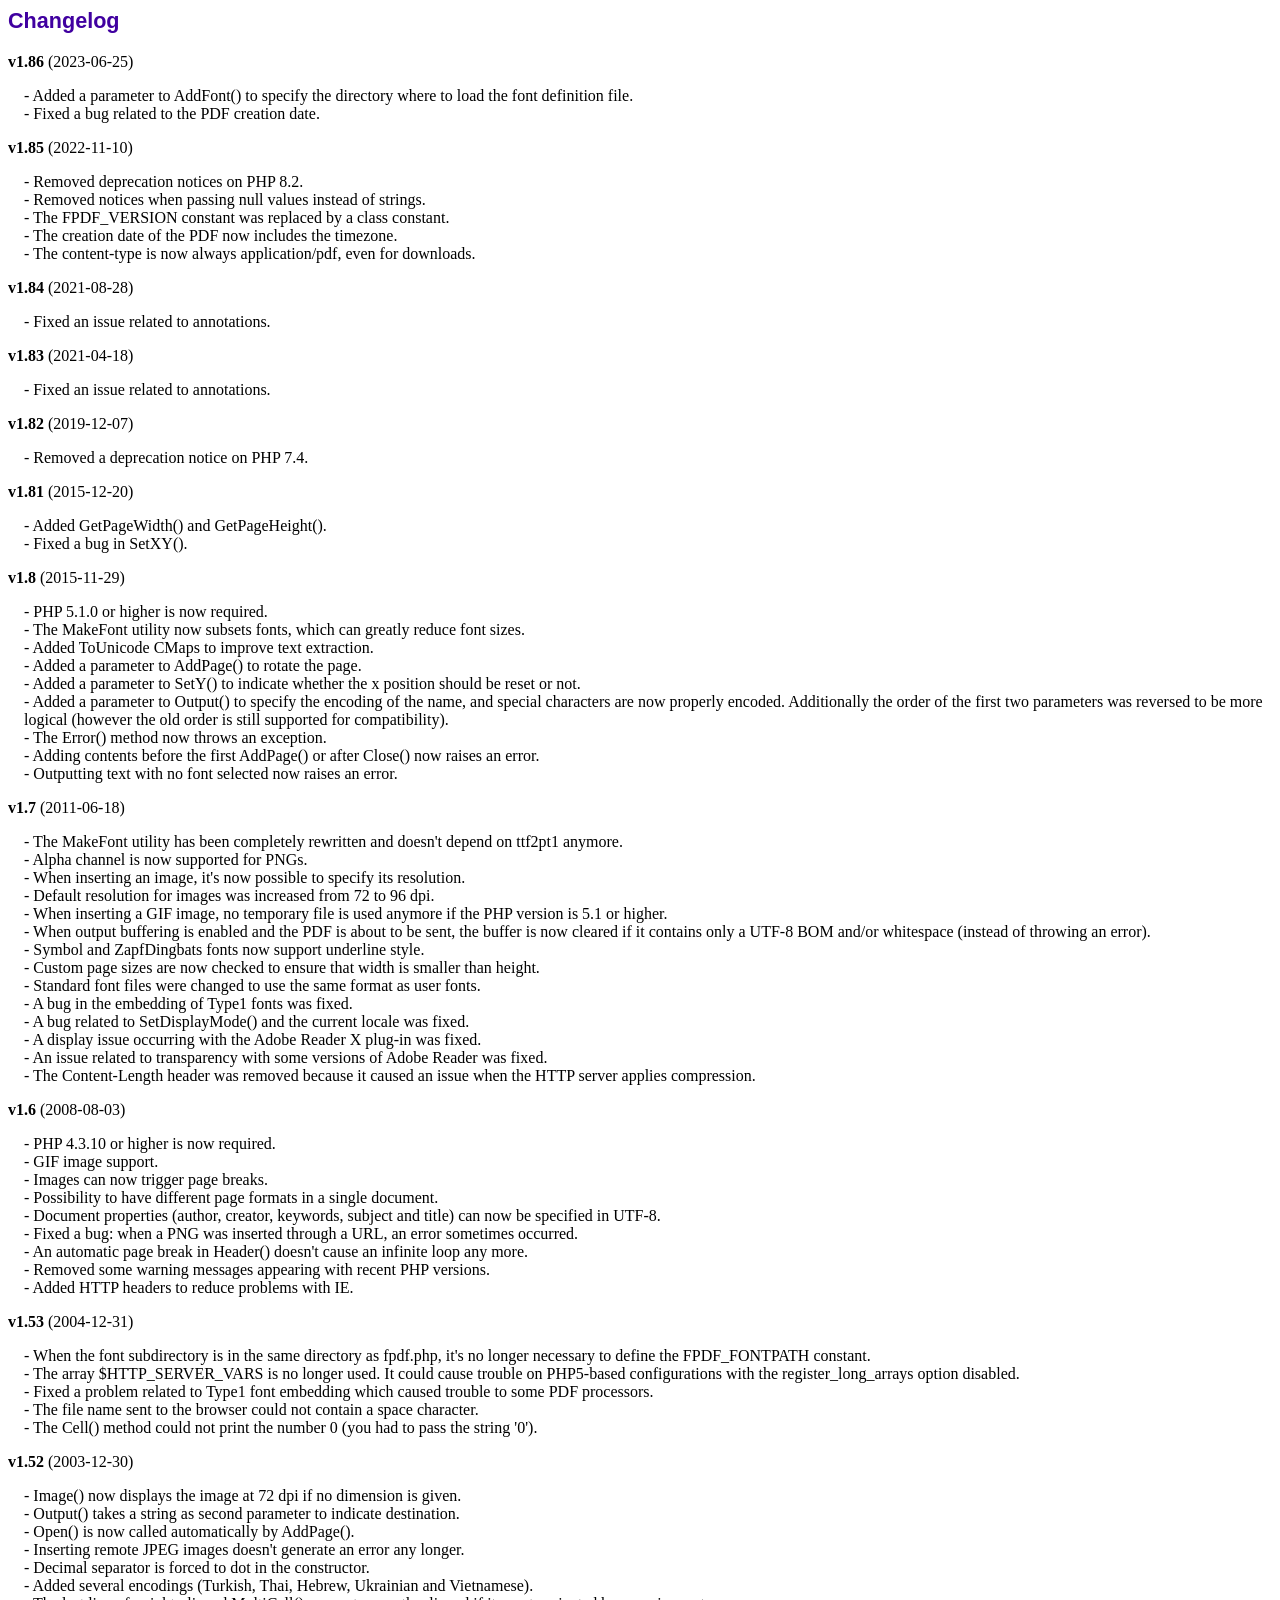
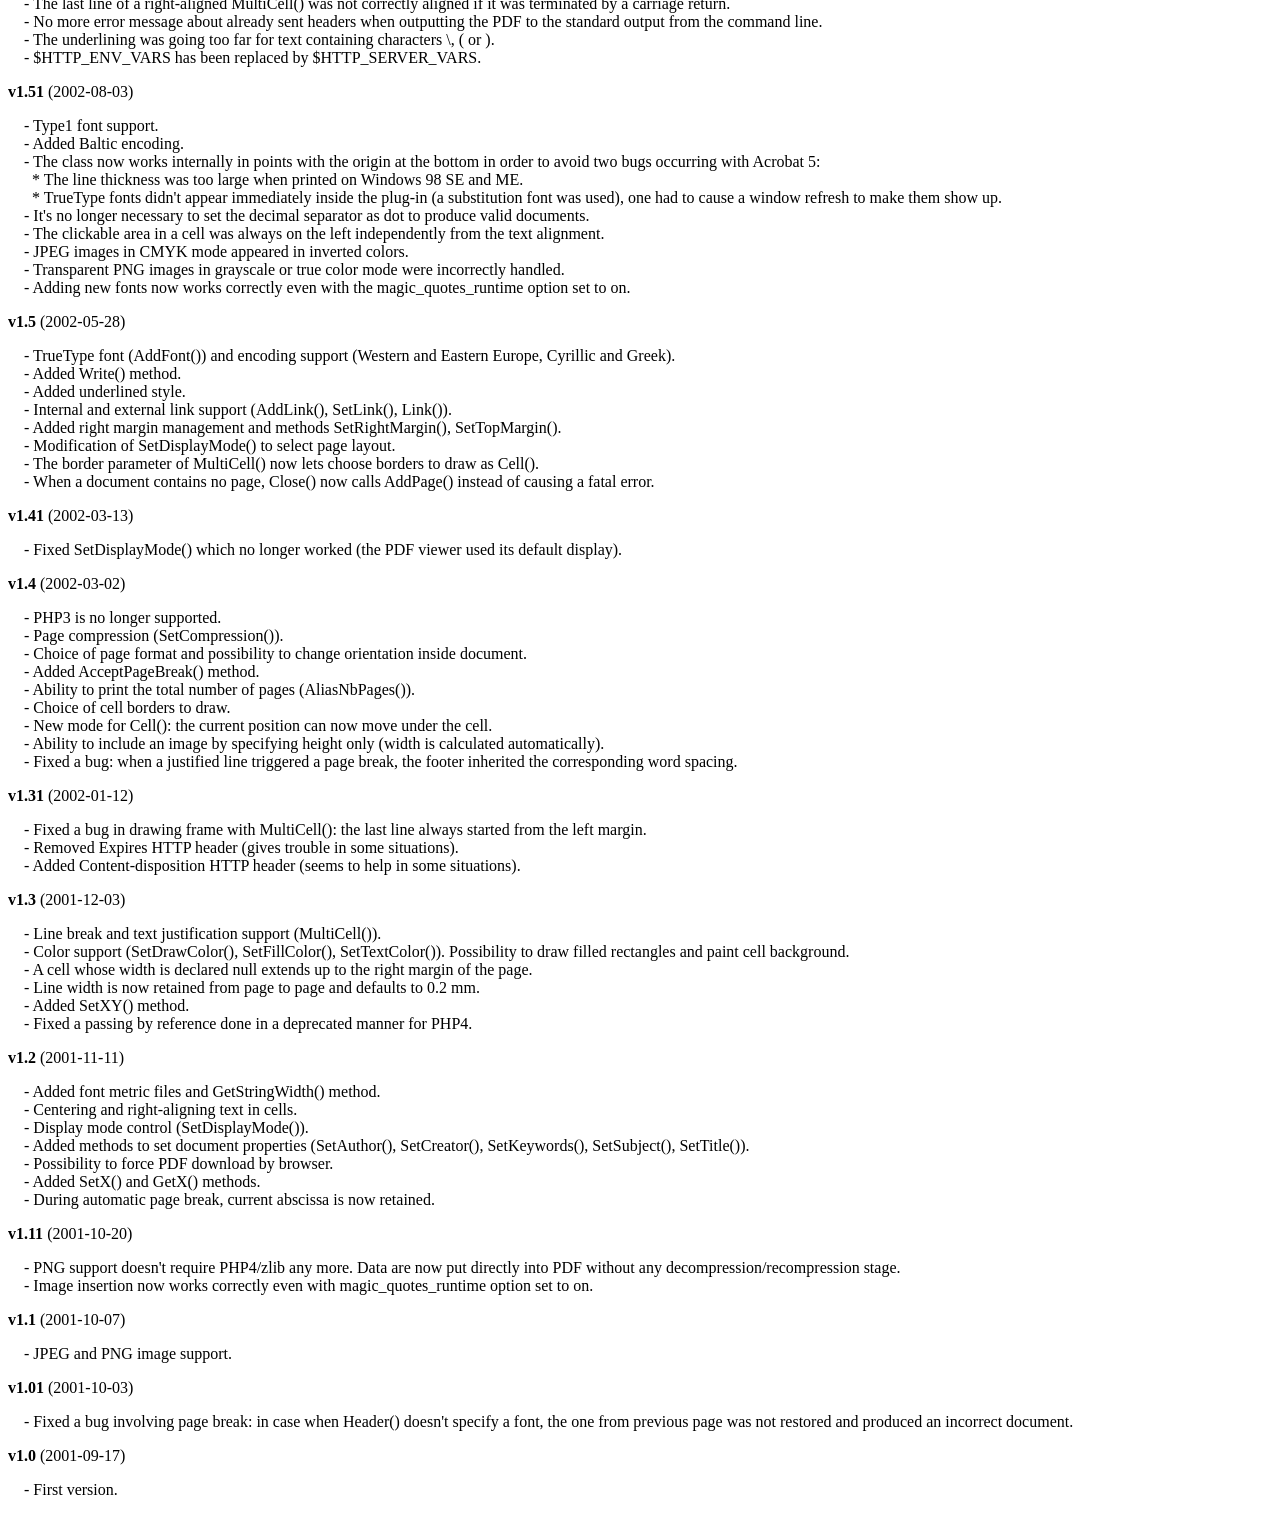
<file: pdf/changelog.htm>
<!DOCTYPE html PUBLIC "-//W3C//DTD HTML 4.01 Transitional//EN">
<html>
<head>
<meta http-equiv="Content-Type" content="text/html; charset=UTF-8">
<title>Changelog</title>
<link type="text/css" rel="stylesheet" href="fpdf.css">
<style type="text/css">
dd {margin:1em 0 1em 1em}
</style>
</head>
<body>
<h1>Changelog</h1>
<dl>
<dt><strong>v1.86</strong> (2023-06-25)</dt>
<dd>
- Added a parameter to AddFont() to specify the directory where to load the font definition file.<br>
- Fixed a bug related to the PDF creation date.<br>
</dd>
<dt><strong>v1.85</strong> (2022-11-10)</dt>
<dd>
- Removed deprecation notices on PHP 8.2.<br>
- Removed notices when passing null values instead of strings.<br>
- The FPDF_VERSION constant was replaced by a class constant.<br>
- The creation date of the PDF now includes the timezone.<br>
- The content-type is now always application/pdf, even for downloads.<br>
</dd>
<dt><strong>v1.84</strong> (2021-08-28)</dt>
<dd>
- Fixed an issue related to annotations.<br>
</dd>
<dt><strong>v1.83</strong> (2021-04-18)</dt>
<dd>
- Fixed an issue related to annotations.<br>
</dd>
<dt><strong>v1.82</strong> (2019-12-07)</dt>
<dd>
- Removed a deprecation notice on PHP 7.4.<br>
</dd>
<dt><strong>v1.81</strong> (2015-12-20)</dt>
<dd>
- Added GetPageWidth() and GetPageHeight().<br>
- Fixed a bug in SetXY().<br>
</dd>
<dt><strong>v1.8</strong> (2015-11-29)</dt>
<dd>
- PHP 5.1.0 or higher is now required.<br>
- The MakeFont utility now subsets fonts, which can greatly reduce font sizes.<br>
- Added ToUnicode CMaps to improve text extraction.<br>
- Added a parameter to AddPage() to rotate the page.<br>
- Added a parameter to SetY() to indicate whether the x position should be reset or not.<br>
- Added a parameter to Output() to specify the encoding of the name, and special characters are now properly encoded. Additionally the order of the first two parameters was reversed to be more logical (however the old order is still supported for compatibility).<br>
- The Error() method now throws an exception.<br>
- Adding contents before the first AddPage() or after Close() now raises an error.<br>
- Outputting text with no font selected now raises an error.<br>
</dd>
<dt><strong>v1.7</strong> (2011-06-18)</dt>
<dd>
- The MakeFont utility has been completely rewritten and doesn't depend on ttf2pt1 anymore.<br>
- Alpha channel is now supported for PNGs.<br>
- When inserting an image, it's now possible to specify its resolution.<br>
- Default resolution for images was increased from 72 to 96 dpi.<br>
- When inserting a GIF image, no temporary file is used anymore if the PHP version is 5.1 or higher.<br>
- When output buffering is enabled and the PDF is about to be sent, the buffer is now cleared if it contains only a UTF-8 BOM and/or whitespace (instead of throwing an error).<br>
- Symbol and ZapfDingbats fonts now support underline style.<br>
- Custom page sizes are now checked to ensure that width is smaller than height.<br>
- Standard font files were changed to use the same format as user fonts.<br>
- A bug in the embedding of Type1 fonts was fixed.<br>
- A bug related to SetDisplayMode() and the current locale was fixed.<br>
- A display issue occurring with the Adobe Reader X plug-in was fixed.<br>
- An issue related to transparency with some versions of Adobe Reader was fixed.<br>
- The Content-Length header was removed because it caused an issue when the HTTP server applies compression.<br>
</dd>
<dt><strong>v1.6</strong> (2008-08-03)</dt>
<dd>
- PHP 4.3.10 or higher is now required.<br>
- GIF image support.<br>
- Images can now trigger page breaks.<br>
- Possibility to have different page formats in a single document.<br>
- Document properties (author, creator, keywords, subject and title) can now be specified in UTF-8.<br>
- Fixed a bug: when a PNG was inserted through a URL, an error sometimes occurred.<br>
- An automatic page break in Header() doesn't cause an infinite loop any more.<br>
- Removed some warning messages appearing with recent PHP versions.<br>
- Added HTTP headers to reduce problems with IE.<br>
</dd>
<dt><strong>v1.53</strong> (2004-12-31)</dt>
<dd>
- When the font subdirectory is in the same directory as fpdf.php, it's no longer necessary to define the FPDF_FONTPATH constant.<br>
- The array $HTTP_SERVER_VARS is no longer used. It could cause trouble on PHP5-based configurations with the register_long_arrays option disabled.<br>
- Fixed a problem related to Type1 font embedding which caused trouble to some PDF processors.<br>
- The file name sent to the browser could not contain a space character.<br>
- The Cell() method could not print the number 0 (you had to pass the string '0').<br>
</dd>
<dt><strong>v1.52</strong> (2003-12-30)</dt>
<dd>
- Image() now displays the image at 72 dpi if no dimension is given.<br>
- Output() takes a string as second parameter to indicate destination.<br>
- Open() is now called automatically by AddPage().<br>
- Inserting remote JPEG images doesn't generate an error any longer.<br>
- Decimal separator is forced to dot in the constructor.<br>
- Added several encodings (Turkish, Thai, Hebrew, Ukrainian and Vietnamese).<br>
- The last line of a right-aligned MultiCell() was not correctly aligned if it was terminated by a carriage return.<br>
- No more error message about already sent headers when outputting the PDF to the standard output from the command line.<br>
- The underlining was going too far for text containing characters \, ( or ).<br>
- $HTTP_ENV_VARS has been replaced by $HTTP_SERVER_VARS.<br>
</dd>
<dt><strong>v1.51</strong> (2002-08-03)</dt>
<dd>
- Type1 font support.<br>
- Added Baltic encoding.<br>
- The class now works internally in points with the origin at the bottom in order to avoid two bugs occurring with Acrobat 5:<br>&nbsp;&nbsp;* The line thickness was too large when printed on Windows 98 SE and ME.<br>&nbsp;&nbsp;* TrueType fonts didn't appear immediately inside the plug-in (a substitution font was used), one had to cause a window refresh to make them show up.<br>
- It's no longer necessary to set the decimal separator as dot to produce valid documents.<br>
- The clickable area in a cell was always on the left independently from the text alignment.<br>
- JPEG images in CMYK mode appeared in inverted colors.<br>
- Transparent PNG images in grayscale or true color mode were incorrectly handled.<br>
- Adding new fonts now works correctly even with the magic_quotes_runtime option set to on.<br>
</dd>
<dt><strong>v1.5</strong> (2002-05-28)</dt>
<dd>
- TrueType font (AddFont()) and encoding support (Western and Eastern Europe, Cyrillic and Greek).<br>
- Added Write() method.<br>
- Added underlined style.<br>
- Internal and external link support (AddLink(), SetLink(), Link()).<br>
- Added right margin management and methods SetRightMargin(), SetTopMargin().<br>
- Modification of SetDisplayMode() to select page layout.<br>
- The border parameter of MultiCell() now lets choose borders to draw as Cell().<br>
- When a document contains no page, Close() now calls AddPage() instead of causing a fatal error.<br>
</dd>
<dt><strong>v1.41</strong> (2002-03-13)</dt>
<dd>
- Fixed SetDisplayMode() which no longer worked (the PDF viewer used its default display).<br>
</dd>
<dt><strong>v1.4</strong> (2002-03-02)</dt>
<dd>
- PHP3 is no longer supported.<br>
- Page compression (SetCompression()).<br>
- Choice of page format and possibility to change orientation inside document.<br>
- Added AcceptPageBreak() method.<br>
- Ability to print the total number of pages (AliasNbPages()).<br>
- Choice of cell borders to draw.<br>
- New mode for Cell(): the current position can now move under the cell.<br>
- Ability to include an image by specifying height only (width is calculated automatically).<br>
- Fixed a bug: when a justified line triggered a page break, the footer inherited the corresponding word spacing.<br>
</dd>
<dt><strong>v1.31</strong> (2002-01-12)</dt>
<dd>
- Fixed a bug in drawing frame with MultiCell(): the last line always started from the left margin.<br>
- Removed Expires HTTP header (gives trouble in some situations).<br>
- Added Content-disposition HTTP header (seems to help in some situations).<br>
</dd>
<dt><strong>v1.3</strong> (2001-12-03)</dt>
<dd>
- Line break and text justification support (MultiCell()).<br>
- Color support (SetDrawColor(), SetFillColor(), SetTextColor()). Possibility to draw filled rectangles and paint cell background.<br>
- A cell whose width is declared null extends up to the right margin of the page.<br>
- Line width is now retained from page to page and defaults to 0.2 mm.<br>
- Added SetXY() method.<br>
- Fixed a passing by reference done in a deprecated manner for PHP4.<br>
</dd>
<dt><strong>v1.2</strong> (2001-11-11)</dt>
<dd>
- Added font metric files and GetStringWidth() method.<br>
- Centering and right-aligning text in cells.<br>
- Display mode control (SetDisplayMode()).<br>
- Added methods to set document properties (SetAuthor(), SetCreator(), SetKeywords(), SetSubject(), SetTitle()).<br>
- Possibility to force PDF download by browser.<br>
- Added SetX() and GetX() methods.<br>
- During automatic page break, current abscissa is now retained.<br>
</dd>
<dt><strong>v1.11</strong> (2001-10-20)</dt>
<dd>
- PNG support doesn't require PHP4/zlib any more. Data are now put directly into PDF without any decompression/recompression stage.<br>
- Image insertion now works correctly even with magic_quotes_runtime option set to on.<br>
</dd>
<dt><strong>v1.1</strong> (2001-10-07)</dt>
<dd>
- JPEG and PNG image support.<br>
</dd>
<dt><strong>v1.01</strong> (2001-10-03)</dt>
<dd>
- Fixed a bug involving page break: in case when Header() doesn't specify a font, the one from previous page was not restored and produced an incorrect document.<br>
</dd>
<dt><strong>v1.0</strong> (2001-09-17)</dt>
<dd>
- First version.<br>
</dd>
</dl>
</body>
</html>
</file>
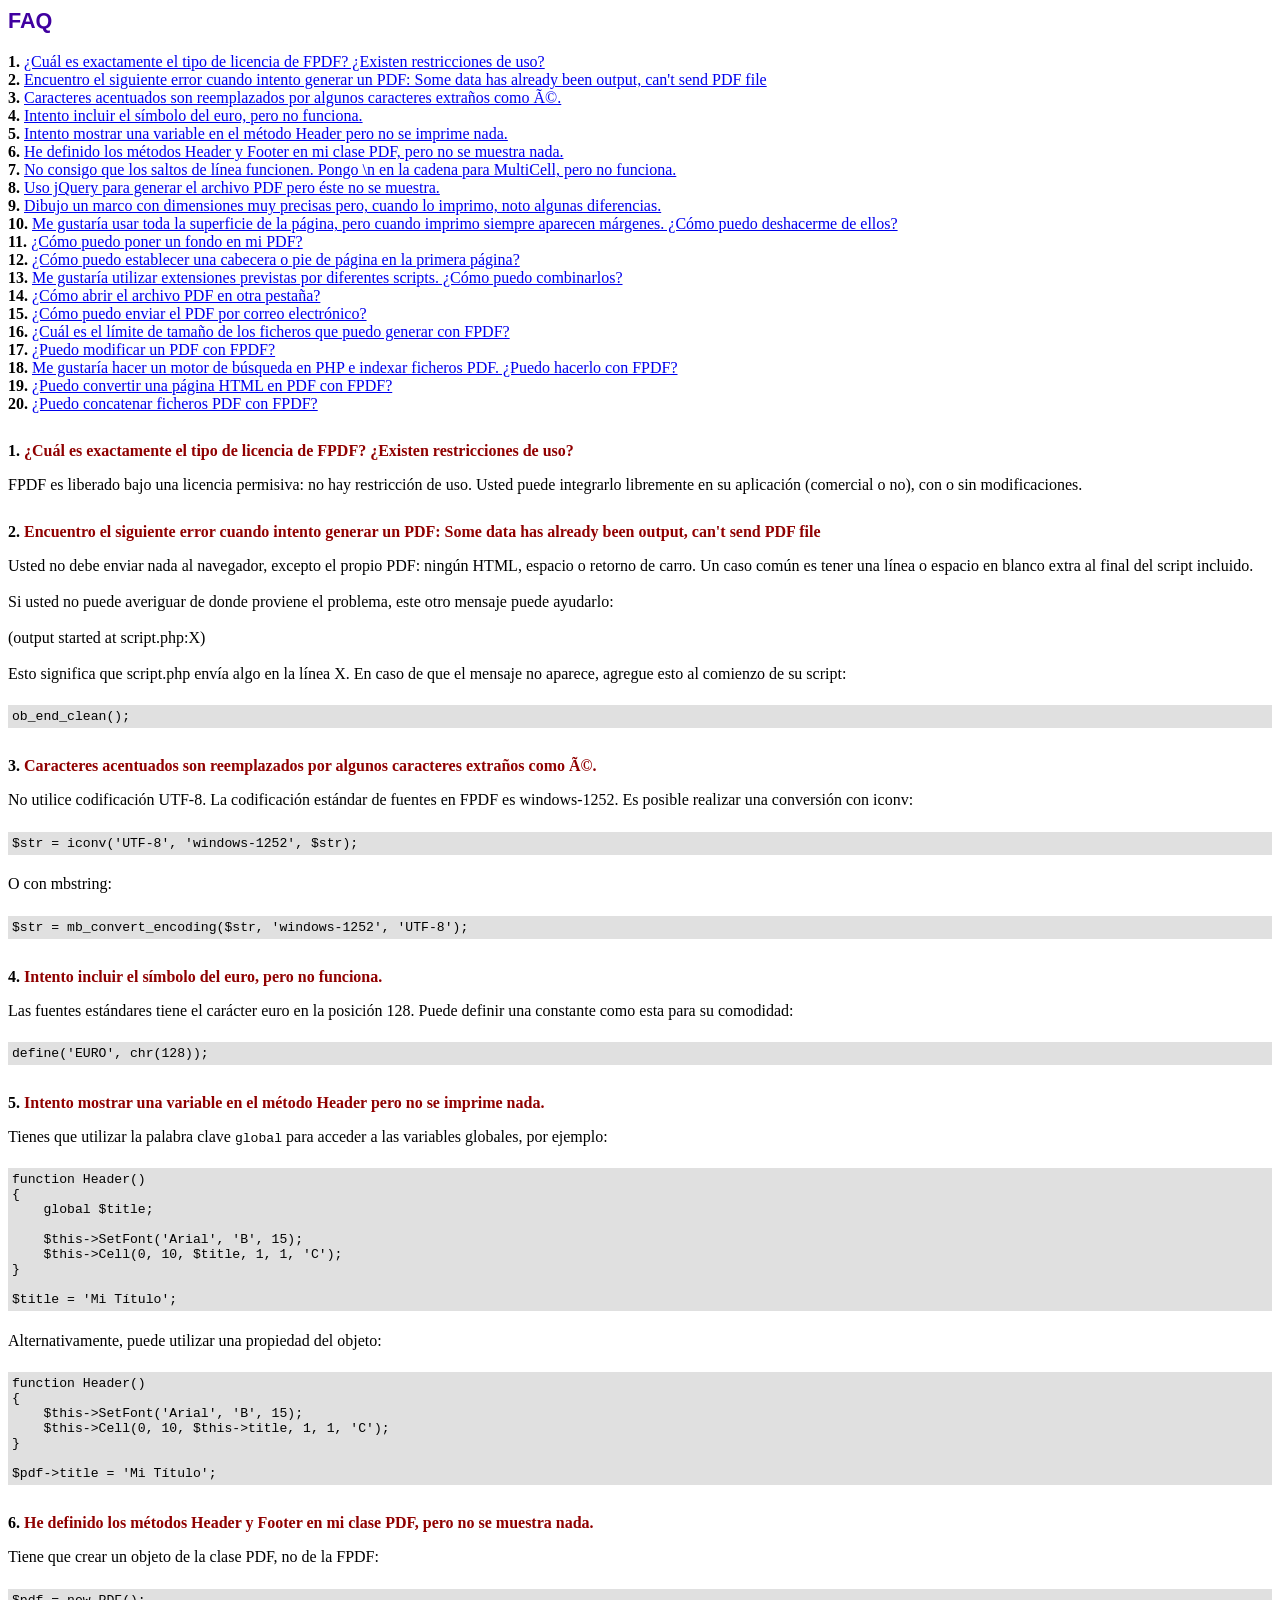
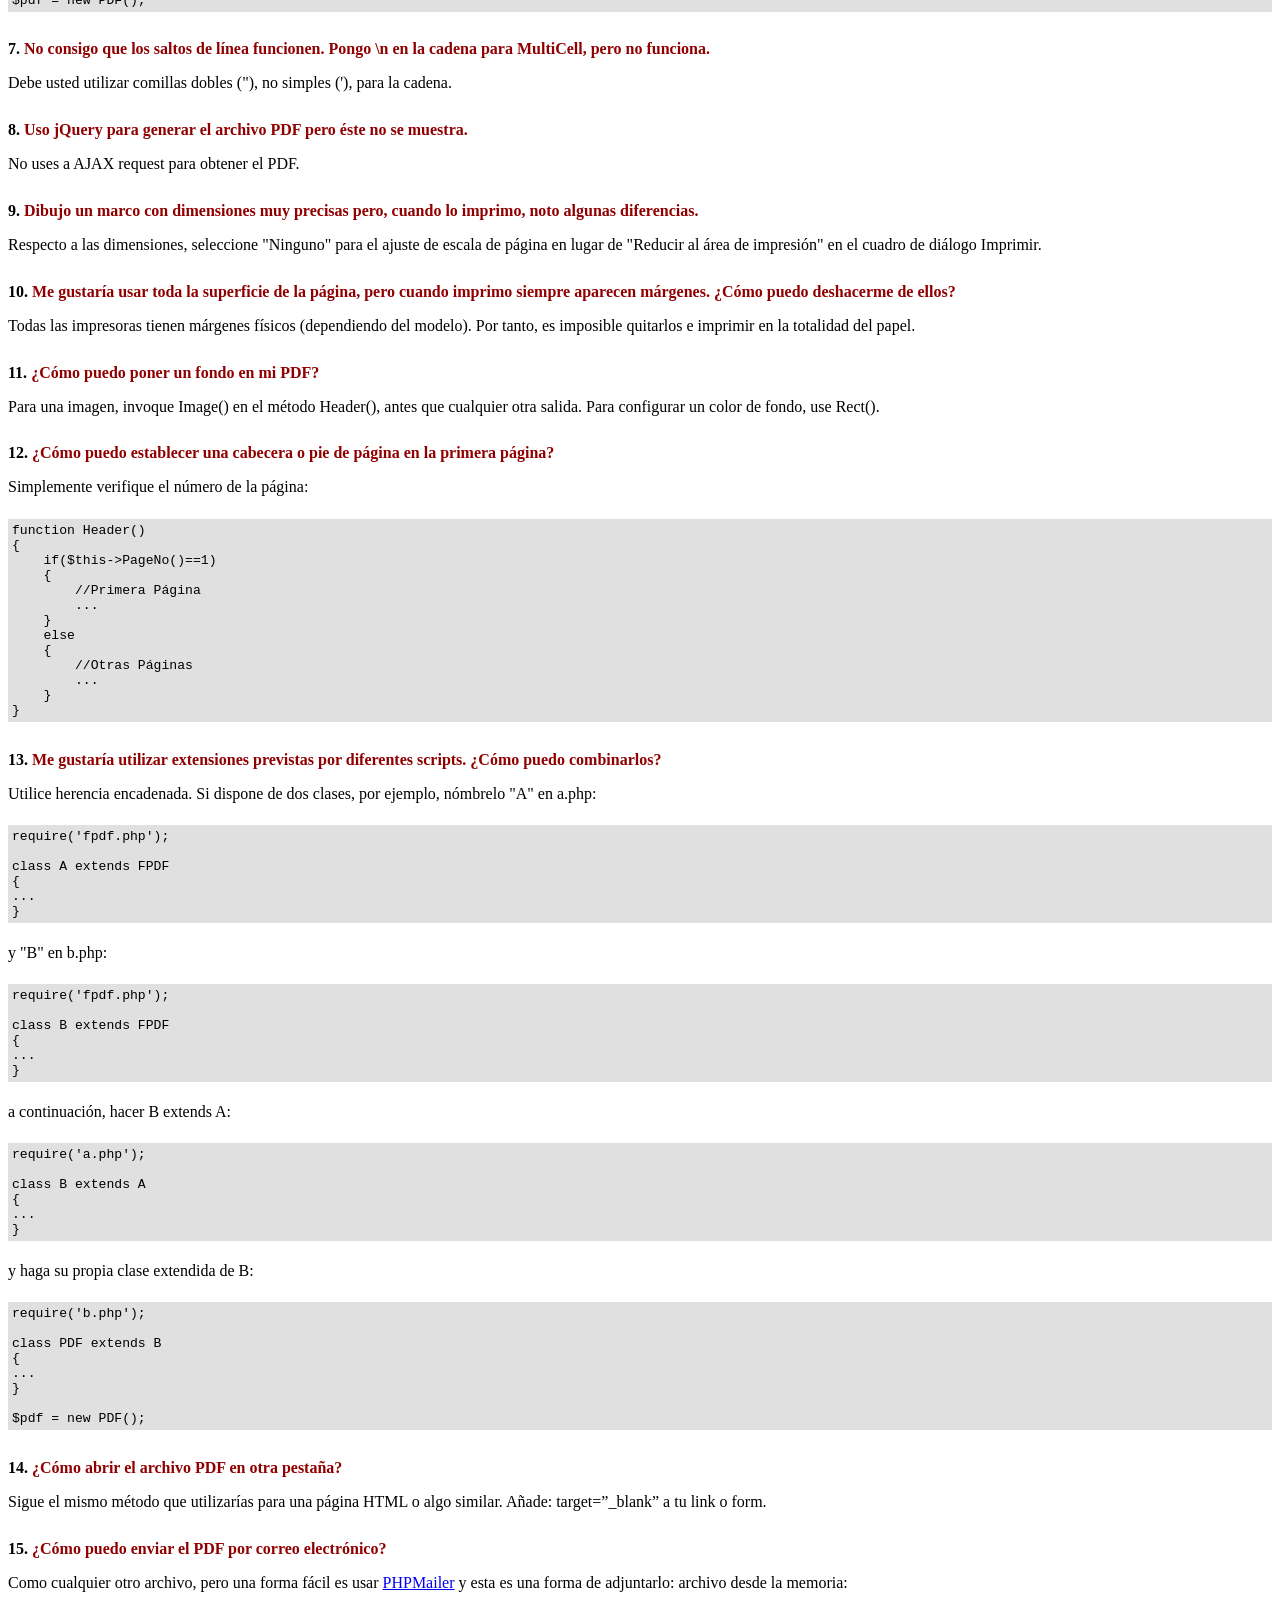
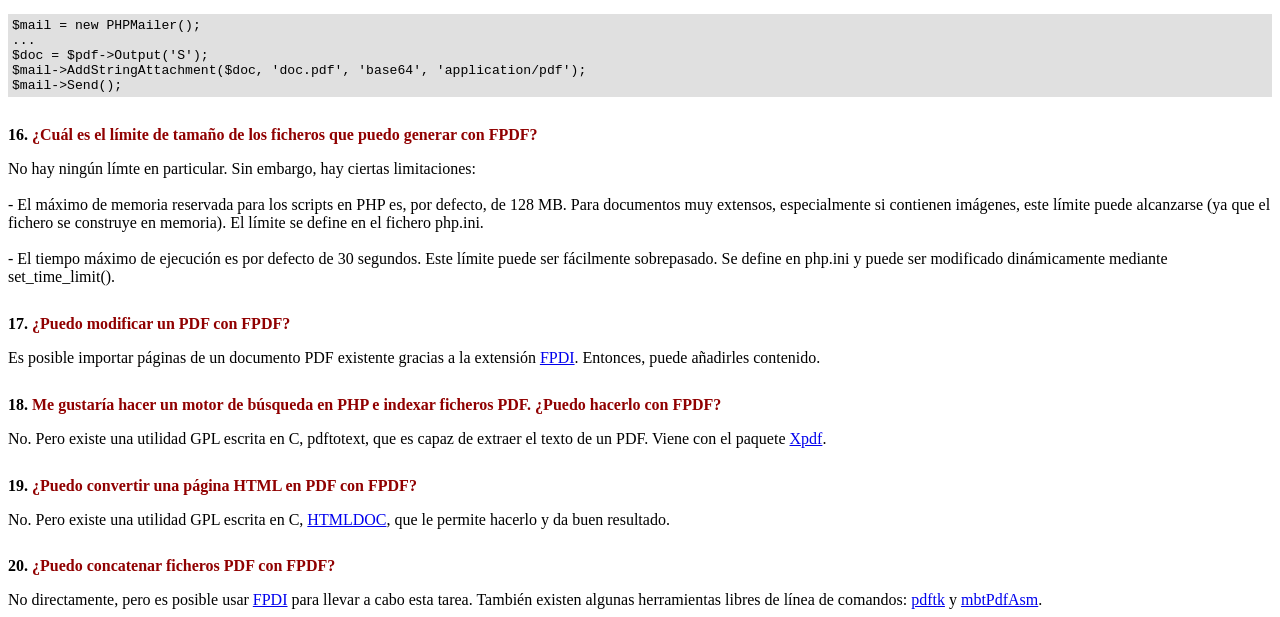
<file: pdf/FAQ.htm>
<!DOCTYPE html PUBLIC "-//W3C//DTD HTML 4.01 Transitional//EN">
<html>
<head>
<meta http-equiv="Content-Type" content="text/html; charset=UTF-8">
<title>FAQ</title>
<link type="text/css" rel="stylesheet" href="fpdf.css">
<style type="text/css">
ul {list-style-type:none; margin:0; padding:0}
ul#answers li {margin-top:1.8em}
.question {font-weight:bold; color:#900000}
</style>
</head>
<body>
<h1>FAQ</h1>
<ul>
<li><b>1.</b> <a href='#q1'>¿Cuál es exactamente el tipo de licencia de FPDF? ¿Existen restricciones de uso?</a></li>
<li><b>2.</b> <a href='#q2'>Encuentro el siguiente error cuando intento generar un PDF: Some data has already been output, can't send PDF file</a></li>
<li><b>3.</b> <a href='#q3'>Caracteres acentuados son reemplazados por algunos caracteres extraños como Ã©.</a></li>
<li><b>4.</b> <a href='#q4'>Intento incluir el símbolo del euro, pero no funciona.</a></li>
<li><b>5.</b> <a href='#q5'>Intento mostrar una variable en el método Header pero no se imprime nada.</a></li>
<li><b>6.</b> <a href='#q6'>He definido los métodos Header y Footer en mi clase PDF, pero no se muestra nada.</a></li>
<li><b>7.</b> <a href='#q7'>No consigo que los saltos de línea funcionen. Pongo \n en la cadena para MultiCell, pero no funciona.</a></li>
<li><b>8.</b> <a href='#q8'>Uso jQuery para generar el archivo PDF pero éste no se muestra.</a></li>
<li><b>9.</b> <a href='#q9'>Dibujo un marco con dimensiones muy precisas pero, cuando lo imprimo, noto algunas diferencias.</a></li>
<li><b>10.</b> <a href='#q10'>Me gustaría usar toda la superficie de la página, pero cuando imprimo siempre aparecen márgenes. ¿Cómo puedo deshacerme de ellos?</a></li>
<li><b>11.</b> <a href='#q11'>¿Cómo puedo poner un fondo en mi PDF?</a></li>
<li><b>12.</b> <a href='#q12'>¿Cómo puedo establecer una cabecera o pie de página en la primera página?</a></li>
<li><b>13.</b> <a href='#q13'>Me gustaría utilizar extensiones previstas por diferentes scripts. ¿Cómo puedo combinarlos?</a></li>
<li><b>14.</b> <a href='#q14'>¿Cómo abrir el archivo PDF en otra pestaña?</a></li>
<li><b>15.</b> <a href='#q15'>¿Cómo puedo enviar el PDF por correo electrónico?</a></li>
<li><b>16.</b> <a href='#q16'>¿Cuál es el límite de tamaño de los ficheros que puedo generar con FPDF?</a></li>
<li><b>17.</b> <a href='#q17'>¿Puedo modificar un PDF con FPDF?</a></li>
<li><b>18.</b> <a href='#q18'>Me gustaría hacer un motor de búsqueda en PHP e indexar ficheros PDF. ¿Puedo hacerlo con FPDF?</a></li>
<li><b>19.</b> <a href='#q19'>¿Puedo convertir una página HTML en PDF con FPDF?</a></li>
<li><b>20.</b> <a href='#q20'>¿Puedo concatenar ficheros PDF con FPDF?</a></li>
</ul>

<ul id='answers'>
<li id='q1'>
<p><b>1.</b> <span class='question'>¿Cuál es exactamente el tipo de licencia de FPDF? ¿Existen restricciones de uso?</span></p>
FPDF es liberado bajo una licencia permisiva: no hay restricción de uso. Usted puede integrarlo
libremente en su aplicación (comercial o no), con o sin modificaciones.
</li>

<li id='q2'>
<p><b>2.</b> <span class='question'>Encuentro el siguiente error cuando intento generar un PDF: Some data has already been output, can't send PDF file</span></p>
Usted no debe enviar nada al navegador, excepto el propio PDF: ningún HTML, espacio o retorno de carro. Un caso común
es tener una línea o espacio en blanco extra al final del script incluido.<br>
<br>
Si usted no puede averiguar de donde proviene el problema, este otro mensaje puede ayudarlo:<br>
<br>
(output started at script.php:X)<br>
<br>
Esto significa que script.php envía algo en la línea X. En caso de que el mensaje no aparece, agregue esto al
comienzo de su script:
<div class="doc-source">
<pre><code>ob_end_clean();</code></pre>
</div>
</li>

<li id='q3'>
<p><b>3.</b> <span class='question'>Caracteres acentuados son reemplazados por algunos caracteres extraños como Ã©.</span></p>
No utilice codificación UTF-8. La codificación estándar de fuentes en FPDF es windows-1252.
Es posible realizar una conversión con iconv:
<div class="doc-source">
<pre><code>$str = iconv('UTF-8', 'windows-1252', $str);</code></pre>
</div>
O con mbstring:
<div class="doc-source">
<pre><code>$str = mb_convert_encoding($str, 'windows-1252', 'UTF-8');</code></pre>
</div>
</li>

<li id='q4'>
<p><b>4.</b> <span class='question'>Intento incluir el símbolo del euro, pero no funciona.</span></p>
Las fuentes estándares tiene el carácter euro en la posición 128. Puede definir una constante
como esta para su comodidad:
<div class="doc-source">
<pre><code>define('EURO', chr(128));</code></pre>
</div>
</li>

<li id='q5'>
<p><b>5.</b> <span class='question'>Intento mostrar una variable en el método Header pero no se imprime nada.</span></p>
Tienes que utilizar la palabra clave <code>global</code> para acceder a las variables globales, por ejemplo:
<div class="doc-source">
<pre><code>function Header()
{
    global $title;

    $this-&gt;SetFont('Arial', 'B', 15);
    $this-&gt;Cell(0, 10, $title, 1, 1, 'C');
}

$title = 'Mi Título';</code></pre>
</div>
Alternativamente, puede utilizar una propiedad del objeto:
<div class="doc-source">
<pre><code>function Header()
{
    $this-&gt;SetFont('Arial', 'B', 15);
    $this-&gt;Cell(0, 10, $this-&gt;title, 1, 1, 'C');
}

$pdf-&gt;title = 'Mi Título';</code></pre>
</div>
</li>

<li id='q6'>
<p><b>6.</b> <span class='question'>He definido los métodos Header y Footer en mi clase PDF, pero no se muestra nada.</span></p>
Tiene que crear un objeto de la clase PDF, no de la FPDF:
<div class="doc-source">
<pre><code>$pdf = new PDF();</code></pre>
</div>
</li>

<li id='q7'>
<p><b>7.</b> <span class='question'>No consigo que los saltos de línea funcionen. Pongo \n en la cadena para MultiCell, pero no funciona.</span></p>
Debe usted utilizar comillas dobles ("), no simples ('), para la cadena.
</li>

<li id='q8'>
<p><b>8.</b> <span class='question'>Uso jQuery para generar el archivo PDF pero éste no se muestra.</span></p>
No uses a AJAX request para obtener el PDF.
</li>

<li id='q9'>
<p><b>9.</b> <span class='question'>Dibujo un marco con dimensiones muy precisas pero, cuando lo imprimo, noto algunas diferencias.</span></p>
Respecto a las dimensiones, seleccione "Ninguno" para el ajuste de escala de página en lugar de "Reducir al área de impresión" en el cuadro de diálogo Imprimir.
</li>

<li id='q10'>
<p><b>10.</b> <span class='question'>Me gustaría usar toda la superficie de la página, pero cuando imprimo siempre aparecen márgenes. ¿Cómo puedo deshacerme de ellos?</span></p>
Todas las impresoras tienen márgenes físicos (dependiendo del modelo). Por tanto, es imposible quitarlos
e imprimir en la totalidad del papel.
</li>

<li id='q11'>
<p><b>11.</b> <span class='question'>¿Cómo puedo poner un fondo en mi PDF?</span></p>
Para una imagen, invoque Image() en el método Header(), antes que cualquier otra salida. Para configurar un color de fondo, use Rect().
</li>

<li id='q12'>
<p><b>12.</b> <span class='question'>¿Cómo puedo establecer una cabecera o pie de página en la primera página?</span></p>
Simplemente verifique el número de la página:
<div class="doc-source">
<pre><code>function Header()
{
    if($this-&gt;PageNo()==1)
    {
        //Primera Página
        ...
    }
    else
    {
        //Otras Páginas
        ...
    }
}</code></pre>
</div>
</li>

<li id='q13'>
<p><b>13.</b> <span class='question'>Me gustaría utilizar extensiones previstas por diferentes scripts. ¿Cómo puedo combinarlos?</span></p>
Utilice herencia encadenada. Si dispone de dos clases, por ejemplo, nómbrelo "A" en a.php:
<div class="doc-source">
<pre><code>require('fpdf.php');

class A extends FPDF
{
...
}</code></pre>
</div>
y "B" en b.php:
<div class="doc-source">
<pre><code>require('fpdf.php');

class B extends FPDF
{
...
}</code></pre>
</div>
a continuación, hacer B extends A:
<div class="doc-source">
<pre><code>require('a.php');

class B extends A
{
...
}</code></pre>
</div>
y haga su propia clase extendida de B:
<div class="doc-source">
<pre><code>require('b.php');

class PDF extends B
{
...
}

$pdf = new PDF();</code></pre>
</div>
</li>

<li id='q14'>
<p><b>14.</b> <span class='question'>¿Cómo abrir el archivo PDF en otra pestaña?</span></p>
Sigue el mismo método que utilizarías para una página HTML o algo similar.
Añade: target=”_blank” a tu link o form.
</li>

<li id='q15'>
<p><b>15.</b> <span class='question'>¿Cómo puedo enviar el PDF por correo electrónico?</span></p>
Como cualquier otro archivo, pero una forma fácil es usar <a href="https://github.com/PHPMailer/PHPMailer" target="_blank">PHPMailer</a>
y esta es una forma de adjuntarlo: archivo desde la memoria:
<div class="doc-source">
<pre><code>$mail = new PHPMailer();
...
$doc = $pdf-&gt;Output('S');
$mail-&gt;AddStringAttachment($doc, 'doc.pdf', 'base64', 'application/pdf');
$mail-&gt;Send();</code></pre>
</div>
</li>

<li id='q16'>
<p><b>16.</b> <span class='question'>¿Cuál es el límite de tamaño de los ficheros que puedo generar con FPDF?</span></p>
No hay ningún límte en particular. Sin embargo, hay ciertas limitaciones:
<br>
<br>
- El máximo de memoria reservada para los scripts en PHP es, por defecto, de 128 MB. Para documentos
muy extensos, especialmente si contienen imágenes, este límite puede alcanzarse (ya que el fichero
se construye en memoria). El límite se define en el fichero php.ini.
<br>
<br>
- El tiempo máximo de ejecución es por defecto de 30 segundos. Este límite puede ser fácilmente
sobrepasado. Se define en php.ini y puede ser modificado dinámicamente mediante set_time_limit().
</li>

<li id='q17'>
<p><b>17.</b> <span class='question'>¿Puedo modificar un PDF con FPDF?</span></p>
Es posible importar páginas de un documento PDF existente gracias a la extensión
<a href="https://www.setasign.com/products/fpdi/about/" target="_blank">FPDI</a>.
Entonces, puede añadirles contenido.
</li>

<li id='q18'>
<p><b>18.</b> <span class='question'>Me gustaría hacer un motor de búsqueda en PHP e indexar ficheros PDF. ¿Puedo hacerlo con FPDF?</span></p>
No. Pero existe una utilidad GPL escrita en C, pdftotext, que es capaz de extraer el texto de
un PDF. Viene con el paquete <a href="https://www.xpdfreader.com" target="_blank">Xpdf</a>.
</li>

<li id='q19'>
<p><b>19.</b> <span class='question'>¿Puedo convertir una página HTML en PDF con FPDF?</span></p>
No. Pero existe una utilidad GPL escrita en C, <a href="https://www.msweet.org/htmldoc/" target="_blank">HTMLDOC</a>,
que le permite hacerlo y da buen resultado.
</li>

<li id='q20'>
<p><b>20.</b> <span class='question'>¿Puedo concatenar ficheros PDF con FPDF?</span></p>
No directamente, pero es posible usar <a href="https://www.setasign.com/products/fpdi/demos/concatenate-fake/" target="_blank">FPDI</a>
para llevar a cabo esta tarea. También existen algunas herramientas libres de línea de comandos:
<a href="https://www.pdflabs.com/tools/pdftk-the-pdf-toolkit/" target="_blank">pdftk</a> y
<a href="http://thierry.schmit.free.fr/spip/spip.php?article15" target="_blank">mbtPdfAsm</a>.
</li>
</ul>
</body>
</html>
</file>
<file: Documentation/assets/css/style.css>
@charset "utf-8";

body,html{
	height: 100%;
	box-sizing: border-box;
}
*, *:before, *:after {
 	box-sizing: inherit;
}

body {
	font-family:'Inter', sans-serif;
	font-weight: normal;
	font-style: normal;
	font-size: 15px;
	line-height: 26px;
	margin:0;
	padding: 0;
	color: #171818;
	background: #171818;
}
.img,img{
	max-width: 100%;
	transition: all 0.3s ease-out 0s;
	height:100%;
}
h1,
h2,
h3,
h4,
h5,
h6 {
	color: #000;
	margin-top: 0px;
	font-style: normal;
	margin-bottom: 15px;
}
ul {
	margin: 0px;
}

p {
    color: #000;
    font-size: 16px;
    font-weight: normal;
    line-height: 26px;
    margin-bottom: 15px;
}
hr{
	padding: 0px;
	border-bottom: 1px solid #171818;
	border-top: 0px;
}
a{
	color: #161F32;
}
.de-padding{
	padding: 50px 0;
}
.de-padding-bottom{
	padding-bottom: 50px;
}
.mb-10 {
	margin-bottom: 7rem;
}
.bg{
	background: #f2f2f2;
}

.fix{overflow:hidden}

/*Documentation css*/



/*Content css*/
.item {
	padding: 50px;
	background: #DFE5E8;
	border-radius: 40px;
}
.heading h1 {
	font-size: 50px;
	font-weight: 600;
	margin-bottom: 10px;
	text-transform: capitalize;
}
b, strong {
	font-weight: 900;
}
.heading h4 {
	font-weight: 600;
}
.alert-info {
	color: #fff;
    background-color: #161F32;
	border: 0;
}
.heading {
	margin-bottom: 20px;
}
.file-tree {
	border: 1px solid #161F32;
	margin: 24px 0;
	padding: 20px 10px 10px;
}
.file-tree li {
	line-height: 24px;
	padding: 4px 0;
}
ol, ul {
	margin-top: 0;
	margin-bottom: 10px;
}
ul li{
	margin-top: 0;
	margin-bottom: 10px;
}
ol li {
	
	margin-bottom: 10px;
}
code {
	padding: 2px 4px;
	font-size: 90%;
	color: white !important;
	background-color: #161F32;
	border-radius: 4px;
}
.item > h4 {
	margin: 20px 0;
}
pre.line-numbers, pre.line-numbers > code {
  position: relative;
  background: none;
  color: black !important;
}
.token.boolean, .token.constant, .token.deleted, .token.number, .token.property, .token.symbol, .token.tag {
  color: #905;
}
.token.attr-name, .token.builtin, .token.char, .token.inserted, .token.selector, .token.string {
  color: #690;
}
.token.attr-name, .token.builtin, .token.char, .token.inserted, .token.selector, .token.string {
  color: #690;
}
.token.cdata, .token.comment, .token.doctype, .token.prolog {
  color: #708090;
}

.item > h4 {
  margin: 20px 0;
}
.item h2 {
  margin: 30px 0;
}
img {
  margin-bottom: 30px;
}
#intro .item strong {
  font-family: "Poppins",sans-serif;
  font-weight: 600;
  letter-spacing: 2px;
  text-transform: uppercase;
}
#start h3{
	color: white;
}
.highlight-title{
	background-color: #000;
	padding: 10px;
	color: white;
}
hr{
	
}
.logo{
	width: 18%;
}
</file>
<file: Documentation/assets/css/responsive.css>
/*================================ 
    #RESPONSIVE CSS 
====================================*/

/* Mobile Layout: 490px. */
@media only screen and (max-width: 490px) {
	.logo{
		width: 50%;
	}
	.item{
		padding: 30px;
	}
	.heading h1{
		font-size: 35px;
	}
}
</file>
<file: html/assets/css/vendor/smoothScorllbar.css>
/* ------------------------------------------------------------- *
 * Custom scrollbar style
/* ------------------------------------------------------------- */

.tt-custom-scrollbar {
	overflow-y: auto;
}

/* Works on Firefox */
.tt-custom-scrollbar,
.tt-sliding-sidebar-inner,
.tt-sidebar {
	scrollbar-width: thin;
	scrollbar-color: #555 #2a2a2a;
}
select {
	scrollbar-width: thin;
	scrollbar-color: #666 #2a2a2a;
}

.tt-custom-scrollbar::-webkit-scrollbar,
.tt-sliding-sidebar-inner::-webkit-scrollbar,
.tt-sidebar::-webkit-scrollbar {
	width: 8px;
	height: 8px;
}
select::-webkit-scrollbar {
	width: 10px;
}
.tt-custom-scrollbar::-webkit-scrollbar-track,
.tt-sliding-sidebar-inner::-webkit-scrollbar-track,
.tt-sidebar::-webkit-scrollbar-track,
select::-webkit-scrollbar-track {
	background: #2a2a2a;
}
.tt-custom-scrollbar::-webkit-scrollbar-thumb,
.tt-sliding-sidebar-inner::-webkit-scrollbar-thumb,
.tt-sidebar::-webkit-scrollbar-thumb {
	background-color: #555;
	border-radius: 50px;
}
select::-webkit-scrollbar-thumb {
	background-color: #666;
	border-radius: 50px;
}



body:not(.is-mobile).tt-smooth-scroll {
	overflow: hidden;
}

body:not(.is-mobile).tt-smooth-scroll #scroll-container { 
	width: auto;
	height: 100vh;
	overflow: auto;
	margin: 0;
}

/* Styling scrollbar */
.scrollbar-track {
	background: transparent !important;
	z-index: 99999 !important;
}
.scrollbar-thumb {
	background: #DDD !important;
	opacity: .25;
	transition: opacity 0.2s ease-in-out;
  top: 15px !important;
}
.scrollbar-track:hover .scrollbar-thumb {
	opacity: .5;
}

#scroll-container{
  overflow: hidden;
}
.scroll-content{
  overflow: hidden;
}
.scrollbar-track-x{
  display: none;
  &.show{
    display: none;
  }
}
</file>
<file: html/assets/css/vendor/classic.css>
.picker,
.picker__holder {
    width: 100%;
    position: absolute;
    top: 80%;
    
}

.picker {
    font-size: 16px;
    text-align: left;
    line-height: 1.2;
    color: #000;
    z-index: 10000;
    -webkit-user-select: none;
    -moz-user-select: none;
    -ms-user-select: none;
    user-select: none;
    outline: 0
}

.picker__input {
    cursor: default
}

.picker__input.picker__input--active {
    border-color: #006937;
}

.picker__holder {
    overflow-y: auto;
    -webkit-overflow-scrolling: touch;
    background: #fff;
    border: 1px solid #aaa;
    border-top-width: 0;
    border-bottom-width: 0;
    border-radius: 0 0 5px 5px;
    box-sizing: border-box;
    min-width: 176px;
    max-width: 414px;
    max-height: 0;
    -ms-filter: "progid:DXImageTransform.Microsoft.Alpha(Opacity=0)";
    filter: alpha(opacity=0);
    -moz-opacity: 0;
    opacity: 0;
    transform: translateY(-1em) perspective(600px) rotateX(10deg);
    transition: transform .15s ease-out, opacity .15s ease-out, max-height 0s .15s, border-width 0s .15s
}

/*!
 * Classic picker styling for pickadate.js
 * Demo: http://amsul.github.io/pickadate.js
 */
.picker__frame {
    padding: 1px
}

.picker__wrap {
    margin: -1px
}

.picker--opened .picker__holder {
    max-height: 25em;
    -ms-filter: "progid:DXImageTransform.Microsoft.Alpha(Opacity=100)";
    filter: alpha(opacity=100);
    -moz-opacity: 1;
    opacity: 1;
    border-width: 0;
    transform: translateY(0) perspective(600px) rotateX(0);
    transition: transform .15s ease-out, opacity .15s ease-out, max-height 0s, border-width 0s;
    box-shadow: 0px 0px 0px 0px rgba(0, 0, 0, 0.04), 6px 3px 14px 0px rgba(0, 0, 0, 0.04), 23px 12px 26px 0px rgba(0, 0, 0, 0.03), 53px 27px 35px 0px rgba(0, 0, 0, 0.02), 94px 48px 42px 0px rgba(0, 0, 0, 0.01);
}
</file>
<file: html/assets/css/vendor/classic.date.css>
.picker__footer,
.picker__header,
.picker__table {
  text-align: center
}

.picker__box {
  padding: 0 1em
}

.picker__header {
  position: relative;
  margin-top: .75em
}

.picker__month,
.picker__year {
  font-weight: 500;
  display: inline-block;
  margin-left: .25em;
  margin-right: .25em
}

.picker__year {
  color: #999;
  font-size: .8em;
  font-style: italic
}

.picker__select--month,
.picker__select--year {
  border: 1px solid #b7b7b7;
  height: 2em;
  padding: .5em;
  margin-left: .25em;
  margin-right: .25em
}

.picker__select--month {
  width: 35%
}

.picker__select--year {
  width: 22.5%
}

.picker__select--month:focus,
.picker__select--year:focus {
  border-color: #2d74ba
}

.picker__nav--next,
.picker__nav--prev {
  position: absolute;
  padding: .5em 1.25em;
  width: 1em;
  height: 1em;
  box-sizing: content-box;
  top: -.25em
}

.picker__nav--prev {
  left: -1em;
  padding-right: 1.25em
}

.picker__nav--next {
  right: -1em;
  padding-left: 1.25em
}

@media (min-width:24.5em) {

  .picker__select--month,
  .picker__select--year {
    margin-top: -.5em
  }

  .picker__nav--next,
  .picker__nav--prev {
    top: -.33em
  }

  .picker__nav--prev {
    padding-right: 1.5em
  }

  .picker__nav--next {
    padding-left: 1.5em
  }
}

.picker__nav--next:before,
.picker__nav--prev:before {
  content: " ";
  width: 12px;
  height: 12px;
  display: block;
  margin: 0 auto;
  border: 2px solid black;
  border-left: 0;
  border-bottom: 0;
  transform: rotate(-136deg);
}

.picker__nav--next:before {
  transform: rotate(45deg);

}

/* .picker__nav--next:hover,
.picker__nav--prev:hover {
  cursor: pointer;
  color: #000;
  background: #2d74ba
} */

.picker__nav--disabled,
.picker__nav--disabled:before,
.picker__nav--disabled:before:hover,
.picker__nav--disabled:hover {
  cursor: default;
  background: 0 0;
  border-right-color: #f5f5f5;
  border-left-color: #f5f5f5
}

.picker__table {
  border-collapse: collapse;
  border-spacing: 0;
  table-layout: fixed;
  font-size: inherit;
  width: 100%;
  margin-top: .75em;
  margin-bottom: .5em
}

@media (min-height:33.875em) {
  .picker__table {
    margin-bottom: .75em
  }
}

.picker__table td {
  margin: 0;
  padding: 0
}

.picker__weekday {
  width: 14.285714286%;
  font-size: .75em;
  padding-bottom: .25em;
  color: #999;
  font-weight: 500
}

@media (min-height:33.875em) {
  .picker__weekday {
    padding-bottom: .5em
  }
}

.picker__day {
  padding: .3125em 0;
  font-weight: 200;
  border: 1px solid transparent
}

.picker__day--today {
  position: relative
}

.picker__day--today:before {
  content: " ";
  position: absolute;
  top: 2px;
  right: 2px;
  width: 0;
  height: 0;
  border-top: .5em solid #2d74ba;
  border-left: .5em solid transparent
}

.picker__day--disabled:before {
  border-top-color: #aaa
}

.picker__day--outfocus {
  color: #ddd
}

.picker--focused .picker__day--highlighted,
.picker__day--highlighted:hover,
.picker__day--infocus:hover,
.picker__day--outfocus:hover {
  cursor: pointer;
  color: #FCFDFD;
  background: #2d74ba
}

.picker__day--highlighted {
  border-color: #2d74ba
}

.picker--focused .picker__day--selected,
.picker__day--selected,
.picker__day--selected:hover {
  background: #2d74ba;
  color: #fff
}

.picker--focused .picker__day--disabled,
.picker__day--disabled,
.picker__day--disabled:hover {
  background: #f5f5f5;
  border-color: #f5f5f5;
  color: #ddd;
  cursor: default
}

.picker__day--highlighted.picker__day--disabled,
.picker__day--highlighted.picker__day--disabled:hover {
  background: #bbb
}

.picker__button--clear,
.picker__button--close,
.picker__button--today {
  border: 1px solid #fff;
  background: #fff;
  font-size: .8em;
  padding: .66em 0;
  font-weight: 700;
  width: 33%;
  display: inline-block;
  vertical-align: bottom
}

.picker__button--clear:hover,
.picker__button--close:hover,
.picker__button--today:hover {
  cursor: pointer;
  color: #000;
  background: #2d74ba;
  border-bottom-color: #2d74ba
}

.picker__button--clear:focus,
.picker__button--close:focus,
.picker__button--today:focus {
  background: #2d74ba;
  border-color: #2d74ba;
  outline: 0
}

.picker__button--clear:before,
.picker__button--close:before,
.picker__button--today:before {
  position: relative;
  display: inline-block;
  height: 0
}

.picker__button--clear:before,
.picker__button--today:before {
  content: " ";
  margin-right: .45em
}

.picker__button--today:before {
  top: -.05em;
  width: 0;
  border-top: .66em solid #2d74ba;
  border-left: .66em solid transparent
}

.picker__button--clear:before {
  top: -.25em;
  width: .66em;
  border-top: 3px solid #e20
}

.picker__button--close:before {
  content: "\D7";
  top: -.1em;
  vertical-align: top;
  font-size: 1.1em;
  margin-right: .35em;
  color: #777
}

.picker__button--today[disabled],
.picker__button--today[disabled]:hover {
  background: #f5f5f5;
  border-color: #f5f5f5;
  color: #ddd;
  cursor: default
}

.picker__button--today[disabled]:before {
  border-top-color: #aaa
}
</file>
<file: html/assets/css/app.css>
@charset "UTF-8";
/*---------------------------------------------"
// Template Name: Teach Me
// Description:  Teach Me Html Template
// Version: 1.0.0

===============================================   
STYLE SHEET INDEXING
|
|___ Fonts
|___ Variables
|___ Responsive
|___ Reset Styles
|___ Spacing
|___ Helper Classes
|___ Buttons
|___ Headings
|___ Layout Styles
|___ END STYLE SHEET INDEXING

--------------------------------------------*/
/*-------------------------
    Fonts
-------------------------*/
@import url("https://fonts.googleapis.com/css2?family=Khula:wght@300;400;600;700;800&display=swap");
@font-face {
  font-family: "metropolis";
  src: url("./fonts/metropolis/Metropolis-Thin.otf") format("truetype");
  font-weight: 100;
}
@font-face {
  font-family: "metropolis";
  src: url("./fonts/metropolis/Metropolis-ExtraLight.otf") format("truetype");
  font-weight: 200;
}
@font-face {
  font-family: "metropolis";
  src: url("./fonts/metropolis/Metropolis-Light.otf") format("truetype");
  font-weight: 300;
}
@font-face {
  font-family: "metropolis";
  src: url("./fonts/metropolis/Metropolis-Regular.otf") format("truetype");
  font-weight: 400;
}
@font-face {
  font-family: "metropolis";
  src: url("./fonts/metropolis/Metropolis-Medium.otf") format("truetype");
  font-weight: 500;
}
@font-face {
  font-family: "metropolis";
  src: url("./fonts/metropolis/Metropolis-SemiBold.otf") format("truetype");
  font-weight: 600;
}
@font-face {
  font-family: "metropolis";
  src: url("./fonts/metropolis/Metropolis-Bold.otf") format("truetype");
  font-weight: 700;
}
@font-face {
  font-family: "metropolis";
  src: url("./fonts/metropolis/Metropolis-ExtraBold.otf") format("truetype");
  font-weight: 800;
}
@font-face {
  font-family: "metropolis";
  src: url("./fonts/metropolis/Metropolis-Black.otf") format("truetype");
  font-weight: 900;
}
/*-------------------------
    Variables
-------------------------*/
/* Fonts */
/* Colors */
/* Transitions */
/* Border-Radius */
/* Gap */
/*-------------------------
    Responsive Styles
-------------------------*/
/*-------------------------
    Reset Styles
-------------------------*/
img {
  max-width: 100%;
  height: auto;
  vertical-align: middle;
}

ul.list-style,
ol.list-style {
  padding: 0;
}

ul.list-style li::marker,
ol.list-style li::marker {
  color: #2d74ba;
}

.unstyled {
  padding-left: 0;
  list-style: none;
  margin-bottom: 0;
}

.container-fluid {
  padding-right: calc(var(--bs-gutter-x)* .75);
  padding-left: calc(var(--bs-gutter-x)* .75);
}
@media (min-width: 1200px) {
  .container-fluid {
    padding: 0 5vw;
    width: 100%;
  }
}
@media (max-width: 575px) {
  .container-fluid {
    --bs-gutter-x: 2rem;
    --bs-gutter-y: 0;
    width: 100%;
    padding-right: calc(var(--bs-gutter-x) * .5);
  }
}

.page-content {
  margin: clamp(14px, 1.198vw, 40px) 0;
}

.x-hidden {
  overflow-x: hidden;
}

/*-------------------------
  Typography
-------------------------*/
html {
  scroll-behavior: smooth;
}

body {
  font-family: "Khula", sans-serif;
  color: #45474f;
  background-color: #fafafa;
  vertical-align: baseline;
  -webkit-font-smoothing: antialiased;
  -moz-osx-font-smoothing: grayscale;
  text-rendering: optimizeLegibility;
  font-size: clamp(16px, 0.938vw, 22px);
  font-weight: 400;
  line-height: 140%;
  height: 100%;
}
@media (max-width: 490px) {
  body {
    font-size: 14px;
  }
}

a {
  display: inline-block;
  text-decoration: none;
  color: unset;
  transition: all 0.5s ease-in-out;
}
a:hover {
  color: #2d74ba;
  transition: all 0.5s ease-in-out;
}

h1,
h2,
h3,
h4,
h5,
h6,
address,
p,
pre,
blockquote,
table,
hr {
  margin: 0;
}

h1 a,
h2 a,
h3 a,
h4 a,
h5 a,
h6 a {
  color: inherit;
}

h1,
.h1,
h2,
.h2,
h3,
.h3,
h4,
.h4,
h5,
.h5,
h6,
.h6 {
  color: #040408;
  margin-bottom: 0;
}

h1,
.h1 {
  color: #0F0F0F;
  font-family: "metropolis";
  font-size: clamp(45px, 3.594vw, 75px);
  font-style: normal;
  font-weight: 600;
  line-height: 120%;
  letter-spacing: 0.76px;
  text-transform: capitalize;
}
@media (max-width: 1199px) {
  h1,
.h1 {
    font-size: clamp(60px, 4.837vw, 69px);
    /* 58px */
  }
}
@media (max-width: 820px) {
  h1,
.h1 {
    font-size: clamp(40px, 5.61vw, 58px);
    /* 46px */
  }
}
@media (max-width: 576px) {
  h1,
.h1 {
    font-size: clamp(25px, 5.61vw, 58px);
    /* 46px */
  }
}
@media (max-width: 320px) {
  h1,
.h1 {
    font-size: clamp(22px, 5.61vw, 58px);
    /* 46px */
  }
}

h2,
.h2 {
  font-family: "metropolis";
  font-size: clamp(40px, 2.865vw, 72px);
  font-style: normal;
  font-weight: 600;
  line-height: 120%;
  /* 66px */
}
@media (max-width: 1199px) {
  h2,
.h2 {
    font-size: clamp(39px, 3.586vw, 52px);
    /* 43px */
  }
}
@media (max-width: 820px) {
  h2,
.h2 {
    font-size: clamp(33px, 2.634vw, 48px);
    /* 38px */
  }
}
@media (max-width: 576px) {
  h2,
.h2 {
    font-size: clamp(34px, 2.431vw, 48px);
  }
}
@media (max-width: 320px) {
  h2,
.h2 {
    font-size: clamp(32px, 3.5vw, 48px);
  }
}

h3,
.h3 {
  font-size: clamp(30px, 2.292vw, 50px);
  font-family: "metropolis";
  font-style: normal;
  font-weight: 600;
  line-height: 120%;
}
@media (max-width: 1200px) {
  h3,
.h3 {
    font-size: clamp(24px, 2.086vw, 48px);
    /* 37px */
  }
}
@media (max-width: 820px) {
  h3,
.h3 {
    font-size: clamp(28px, 2.902vw, 38px);
    /* 32px */
  }
}

h4,
.h4 {
  font-family: "metropolis";
  font-size: clamp(20px, 1.823vw, 40px);
  font-style: normal;
  font-weight: 600;
  line-height: 120%;
  /* 42px */
}
@media (max-width: 1199px) {
  h4,
.h4 {
    font-size: clamp(29px, 2.752vw, 40px);
    /* 33px */
  }
}
@media (max-width: 820px) {
  h4,
.h4 {
    font-size: clamp(23px, 3.293vw, 30px);
    /* 27px */
  }
}

h5,
.h5 {
  font-family: "metropolis";
  font-size: clamp(15px, 1.458vw, 30px);
  font-style: normal;
  font-weight: 600;
  line-height: 120%;
  /* 33.6px */
}
@media (max-width: 1199px) {
  h5,
.h5 {
    font-size: clamp(23px, 2.085vw, 32px);
    /* 25px */
  }
}
@media (max-width: 820px) {
  h5,
.h5 {
    font-size: clamp(19px, 2.439vw, 24px);
    /* 20px */
  }
}

h6,
.h6 {
  font-family: "metropolis";
  font-size: clamp(16px, 1.198vw, 25px);
  font-size: clamp;
  font-style: normal;
  font-weight: 600;
  line-height: 120%;
  /* 27.6px */
}
@media (max-width: 1199px) {
  h6,
.h6 {
    font-size: clamp(21px, 1.918vw, 28px);
    /* 23px */
  }
}
@media (max-width: 820px) {
  h6,
.h6 {
    font-size: clamp(18px, 2.317vw, 21px);
    /* 19px */
  }
}
@media (max-width: 576px) {
  h6,
.h6 {
    font-size: clamp(15px, 2.317vw, 21px);
  }
}

.text-18, p {
  font-family: "Khula", sans-serif;
  font-size: clamp(15px, 0.938vw, 25px);
  font-style: normal;
  font-weight: 400;
  line-height: 120%;
  /* 21.6px */
}
@media (max-width: 399px) {
  .text-18, p {
    font-size: 14px;
  }
}

.eyebrow {
  color: #2d74ba;
  text-transform: uppercase;
  font-size: clamp(16px, 0.938vw, 22px);
  /* 18px */
  font-family: "Khula", sans-serif;
  font-weight: 600;
  line-height: 120%;
  /* 24px */
}
@media (max-width: 1199px) {
  .eyebrow {
    font-size: clamp(15px, 1.418vw, 21px);
  }
}

.subtitle {
  font-size: 14px;
  /* 14px */
  font-family: "Khula", sans-serif;
  font-style: normal;
  font-weight: 400;
  line-height: 120%;
}
@media (max-width: 1499px) {
  .subtitle {
    font-size: 15px;
  }
}

.caption {
  font-size: clamp(12px, 0.677vw, 16px);
  /* 13px */
  font-style: normal;
  font-weight: 400;
  line-height: 120%;
}
@media (max-width: 1499px) {
  .caption {
    font-size: 13px;
  }
}

span {
  display: inline-block;
}

b,
strong {
  font-family: "Khula", sans-serif;
}

.hr-line {
  width: 100%;
  height: 1px;
  background: #eaeaec;
}

/*-------------------------
Helpers
-------------------------*/
.color-primary {
  color: #2d74ba !important;
}

.color-sec {
  color: white !important;
}

.color-ter {
  color: white !important;
}

.color-quant {
  color: #ecf3f9 !important;
}

.black {
  color: #cecefc;
}

.black-2 {
  color: #040408;
}

.medium-black {
  color: #1e1f20 !important;
}

.light-black {
  color: #141516 !important;
}

.dark-gray {
  color: #45474f !important;
}

.light-gray {
  color: #92949f !important;
}

.lightest-gray {
  color: #eaeaec !important;
}

.light-white {
  color: #fafafa !important;
}

.white {
  color: #ffffff;
}

.bg-primary {
  background: #2d74ba !important;
}

.bg-sec {
  background: white !important;
}

.bg-ter {
  background: white !important;
}

.bg-quant {
  background: #ecf3f9 !important;
}

.bg-black {
  background: #cecefc !important;
}

.bg-medium-black {
  background: #1e1f20 !important;
}

.bg-light-black {
  background: #141516 !important;
}

.bg-dark-gray {
  background: #45474f !important;
}

.bg-light-gray {
  background: #92949f !important;
}

.bg-lightest-gray {
  background: #eaeaec !important;
}

.bg-light-white {
  background: #fafafa !important;
}

.bg-white {
  background: #ffffff !important;
}

.bg-white-bordered {
  background: #ffffff;
  border: 1px solid #eaeaec;
  border-radius: clamp(8px, 0.625vw, 24px);
}

.fw-200 {
  font-weight: 200;
}

.fw-300 {
  font-weight: 300;
}

.fw-400 {
  font-weight: 400;
}

.fw-500 {
  font-weight: 500;
}

.fw-600 {
  font-weight: 600;
}

.fw-700 {
  font-weight: 700;
}

.fw-800 {
  font-weight: 800;
}

.font-primary {
  font-family: "Khula", sans-serif;
}

.font-sec {
  font-family: "metropolis";
}

.br-4 {
  border-radius: clamp(2px, 0.208vw, 8px);
}

.br-8 {
  border-radius: clamp(4px, 0.417vw, 16px);
}

.br-10 {
  border-radius: clamp(5px, 0.521vw, 20px);
}

.br-12 {
  border-radius: clamp(8px, 0.625vw, 24px);
}

.br-14 {
  border-radius: clamp(10px, 0.729vw, 28px);
}

.br-16 {
  border-radius: clamp(12px, 0.833vw, 32px);
}

.br-18 {
  border-radius: clamp(14px, 0.938vw, 36px);
}

.br-20 {
  border-radius: clamp(16px, 1.042vw, 40px);
}

.br-24 {
  border-radius: clamp(18px, 1.25vw, 48px);
}

.br-32 {
  border-radius: clamp(24px, 1.667vw, 64px);
}

/*----------------------------------------*/
/*  SPACE CSS START
/*----------------------------------------*/
.my-80 {
  margin: clamp(48px, 4.167vw, 160px) 0;
}
@media (max-width: 575px) {
  .my-80 {
    margin: 40px 0;
  }
}

.mt-80 {
  margin-top: clamp(48px, 4.167vw, 160px);
}
@media (max-width: 575px) {
  .mt-80 {
    margin-top: 40px;
  }
}

.mb-80 {
  margin-bottom: clamp(48px, 4.167vw, 160px);
}
@media (max-width: 575px) {
  .mb-80 {
    margin-bottom: 40px;
  }
}

.mb-64 {
  margin-bottom: clamp(32px, 3.33vw, 128px);
}
@media (max-width: 767px) {
  .mb-64 {
    margin-bottom: 26px;
  }
}

.mt-64 {
  margin-top: clamp(32px, 3.33vw, 128px);
}
@media (max-width: 767px) {
  .mt-64 {
    margin-top: 26px;
  }
}

.mt-48 {
  margin-top: clamp(24px, 2.5vw, 96px);
}
@media (max-width: 767px) {
  .mt-48 {
    margin-top: 20px;
  }
}

.mb-48 {
  margin-bottom: clamp(24px, 2.5vw, 96px);
}
@media (max-width: 767px) {
  .mb-48 {
    margin-bottom: 20px;
  }
}

.mt-32 {
  margin-top: 32px;
}
@media (max-width: 1599px) {
  .mt-32 {
    margin-top: 29px;
  }
}
@media (max-width: 1399px) {
  .mt-32 {
    margin-top: 27px;
  }
}
@media (max-width: 1199px) {
  .mt-32 {
    margin-top: 25px;
  }
}
@media (max-width: 991px) {
  .mt-32 {
    margin-top: 22px;
  }
}
@media (max-width: 767px) {
  .mt-32 {
    margin-top: 20px;
  }
}

.mb-32 {
  margin-bottom: 32px;
}
@media (max-width: 1599px) {
  .mb-32 {
    margin-bottom: 29px;
  }
}
@media (max-width: 1399px) {
  .mb-32 {
    margin-bottom: 27px;
  }
}
@media (max-width: 1199px) {
  .mb-32 {
    margin-bottom: 25px;
  }
}
@media (max-width: 991px) {
  .mb-32 {
    margin-bottom: 22px;
  }
}
@media (max-width: 767px) {
  .mb-32 {
    margin-bottom: 20px;
  }
}

.mt-24 {
  margin-top: 24px;
}
@media (max-width: 1199px) {
  .mt-24 {
    margin-top: 22px;
  }
}
@media (max-width: 991px) {
  .mt-24 {
    margin-top: 22px;
  }
}
@media (max-width: 767px) {
  .mt-24 {
    margin-top: 20px;
  }
}

.my-24 {
  margin-top: 24px;
  margin-bottom: 24px;
}
@media (max-width: 1199px) {
  .my-24 {
    margin-top: 22px;
    margin-bottom: 24px;
  }
}
@media (max-width: 991px) {
  .my-24 {
    margin-top: 22px;
    margin-bottom: 24px;
  }
}
@media (max-width: 767px) {
  .my-24 {
    margin-top: 20px;
    margin-bottom: 22px;
  }
}

.mb-24 {
  margin-bottom: 24px;
}
@media (max-width: 1199px) {
  .mb-24 {
    margin-bottom: 22px;
  }
}
@media (max-width: 991px) {
  .mb-24 {
    margin-bottom: 22px;
  }
}
@media (max-width: 767px) {
  .mb-24 {
    margin-bottom: 20px;
  }
}

.mt-16 {
  margin-top: 16px;
}
@media (max-width: 1199px) {
  .mt-16 {
    margin-top: 15px;
  }
}
@media (max-width: 991px) {
  .mt-16 {
    margin-top: 14px;
  }
}
@media (max-width: 767px) {
  .mt-16 {
    margin-top: 10px;
  }
}

.mb-16 {
  margin-bottom: 16px;
}
@media (max-width: 1199px) {
  .mb-16 {
    margin-bottom: 15px;
  }
}
@media (max-width: 991px) {
  .mb-16 {
    margin-bottom: 14px;
  }
}
@media (max-width: 767px) {
  .mb-16 {
    margin-bottom: 10px;
  }
}

.mb-12 {
  margin-bottom: 12px;
}
@media (max-width: 1199px) {
  .mb-12 {
    margin-bottom: 11px;
  }
}
@media (max-width: 991px) {
  .mb-12 {
    margin-bottom: 10px;
  }
}
@media (max-width: 767px) {
  .mb-12 {
    margin-bottom: 8px;
  }
}

.mb-8 {
  margin-bottom: 8px;
}
@media (max-width: 767px) {
  .mb-8 {
    margin-bottom: 4px;
  }
}

.mb-4p {
  margin-bottom: 4px;
}

.py-160 {
  padding: clamp(96px, 8.32vw, 320px) 0;
}
@media (max-width: 575px) {
  .py-160 {
    padding: 80px 0;
  }
}

.pt-160 {
  padding-top: clamp(96px, 8.32vw, 320px);
}
@media (max-width: 575px) {
  .pt-160 {
    padding-top: 80px;
  }
}

.pb-160 {
  padding-bottom: clamp(96px, 8.32vw, 320px);
}
@media (max-width: 575px) {
  .pb-160 {
    padding-bottom: 80px;
  }
}

.py-80 {
  padding: clamp(48px, 4.167vw, 160px) 0;
}
@media (max-width: 575px) {
  .py-80 {
    padding: 40px 0;
  }
}

.pt-80 {
  padding-top: clamp(48px, 4.167vw, 160px);
}
@media (max-width: 575px) {
  .pt-80 {
    padding-top: 40px;
  }
}

.pb-80 {
  padding-bottom: clamp(48px, 4.167vw, 160px);
}
@media (max-width: 575px) {
  .pb-80 {
    padding-bottom: 40px;
  }
}

.py-64 {
  padding: clamp(32px, 3.33vw, 128px) 0;
}
@media (max-width: 767px) {
  .py-64 {
    padding: 26px 0;
  }
}

.pt-64 {
  padding-top: clamp(32px, 3.33vw, 128px);
}
@media (max-width: 767px) {
  .pt-64 {
    padding-top: 26px;
  }
}

.pb-64 {
  padding-bottom: clamp(32px, 3.33vw, 128px);
}
@media (max-width: 767px) {
  .pb-64 {
    padding-bottom: 26px;
  }
}

.py-48 {
  padding: clamp(24px, 2.5vw, 96px) 0;
}
@media (max-width: 767px) {
  .py-48 {
    padding: 20px 0;
  }
}

.pb-48 {
  padding-bottom: clamp(24px, 2.5vw, 96px);
}
@media (max-width: 767px) {
  .pb-48 {
    padding-bottom: 20px;
  }
}

.pt-48 {
  padding-top: clamp(24px, 2.5vw, 96px);
}
@media (max-width: 767px) {
  .pt-48 {
    padding-top: 20px;
  }
}

.py-40 {
  padding: clamp(24px, 2.083vw, 80px) 0;
}
@media (max-width: 575px) {
  .py-40 {
    padding: 20px 0;
  }
}

.pt-40 {
  padding-top: clamp(24px, 2.083vw, 80px);
}
@media (max-width: 575px) {
  .pt-40 {
    padding-top: 20px;
  }
}

.pb-40 {
  padding-bottom: clamp(24px, 2.083vw, 80px);
}
@media (max-width: 575px) {
  .pb-40 {
    padding-bottom: 20px;
  }
}

.py-32 {
  padding: 32px 0;
}
@media (max-width: 1599px) {
  .py-32 {
    padding: 29px 0;
  }
}
@media (max-width: 1399px) {
  .py-32 {
    padding: 27px 0;
  }
}
@media (max-width: 1199px) {
  .py-32 {
    padding: 25px 0;
  }
}
@media (max-width: 991px) {
  .py-32 {
    padding: 22px 0;
  }
}
@media (max-width: 767px) {
  .py-32 {
    padding: 20px 0;
  }
}

.p-32 {
  padding: 32px;
}
@media (max-width: 1599px) {
  .p-32 {
    padding: 29px;
  }
}
@media (max-width: 1399px) {
  .p-32 {
    padding: 27px;
  }
}
@media (max-width: 1199px) {
  .p-32 {
    padding: 25px;
  }
}
@media (max-width: 991px) {
  .p-32 {
    padding: 22px;
  }
}
@media (max-width: 767px) {
  .p-32 {
    padding: 20px;
  }
}

.py-24 {
  padding: 24px 0;
}
@media (max-width: 1199px) {
  .py-24 {
    padding: 22px 0;
  }
}
@media (max-width: 991px) {
  .py-24 {
    padding: 22px 0;
  }
}
@media (max-width: 767px) {
  .py-24 {
    padding: 20px 0;
  }
}

.pl-24 {
  padding-left: 24px;
}
@media (max-width: 1199px) {
  .pl-24 {
    padding-left: 22px;
  }
}
@media (max-width: 991px) {
  .pl-24 {
    padding-left: 22px;
  }
}
@media (max-width: 767px) {
  .pl-24 {
    padding-left: 20px;
  }
}

.pb-24 {
  padding-bottom: 24px;
}
@media (max-width: 1199px) {
  .pb-24 {
    padding-bottom: 22px;
  }
}
@media (max-width: 991px) {
  .pb-24 {
    padding-bottom: 22px;
  }
}
@media (max-width: 767px) {
  .pb-24 {
    padding-bottom: 20px;
  }
}

.pb-32 {
  padding-bottom: 32px;
}
@media (max-width: 1199px) {
  .pb-32 {
    padding-bottom: 22px;
  }
}
@media (max-width: 991px) {
  .pb-32 {
    padding-bottom: 22px;
  }
}
@media (max-width: 767px) {
  .pb-32 {
    padding-bottom: 20px;
  }
}

.p-24 {
  padding: 24px;
}
@media (max-width: 1199px) {
  .p-24 {
    padding: 22px;
  }
}
@media (max-width: 991px) {
  .p-24 {
    padding: 22px;
  }
}
@media (max-width: 767px) {
  .p-24 {
    padding: 20px;
  }
}

.p-16 {
  padding: 16px;
}
@media (max-width: 1199px) {
  .p-16 {
    padding: 15px;
  }
}
@media (max-width: 991px) {
  .p-16 {
    padding: 14px;
  }
}
@media (max-width: 767px) {
  .p-16 {
    padding: 10px;
  }
}

.p-12 {
  padding: 12px;
}
@media (max-width: 1199px) {
  .p-12 {
    padding: 11px;
  }
}
@media (max-width: 991px) {
  .p-12 {
    padding: 10px;
  }
}
@media (max-width: 767px) {
  .p-12 {
    padding: 8px;
  }
}

.gap-4 {
  gap: clamp(2px, 0.208vw, 8px);
}

.gap-8 {
  gap: clamp(4px, 0.417vw, 16px);
}

.gap-10 {
  gap: clamp(5px, 0.521vw, 20px);
}

.gap-12 {
  gap: clamp(12px, 0.625vw, 24px);
}

.gap-14 {
  gap: clamp(10px, 0.729vw, 28px);
}

.gap-16 {
  gap: clamp(12px, 0.833vw, 32px);
}

.gap-18 {
  gap: clamp(14px, 0.938vw, 36px);
}

.gap-20 {
  gap: clamp(16px, 1.042vw, 40px);
}

.gap-24 {
  gap: clamp(18px, 1.25vw, 48px);
}

.gap-32 {
  gap: clamp(24px, 1.667vw, 64px);
}

.gap-38 {
  gap: clamp(28px, 1.979vw, 76px);
}

.gap-48 {
  gap: clamp(10px, 2.5vw, 28px);
}

.gap-64 {
  gap: clamp(48px, 3.333vw, 128px);
}

/*-------------------------
Elements
-------------------------*/
/*----------------------------------------*/
/*  Button CSS START
/*----------------------------------------*/
.cus-btn {
  flex-shrink: 0;
  position: relative;
  overflow: hidden;
  border: 1px solid #2d74ba;
  display: inline-flex;
  justify-content: center;
  font-size: clamp(14px, 0.938vw, 22px);
  font-family: "metropolis";
  font-weight: 500;
  line-height: 120%;
  /* 21.6px */
  align-items: center;
  height: 48px;
  padding: 0 32px;
  text-decoration: none;
  border-radius: clamp(5px, 0.521vw, 20px);
  cursor: pointer;
  text-transform: capitalize;
  background: #2d74ba;
  user-select: none;
  text-align: center;
  -webkit-user-select: none;
  touch-action: manipulation;
}
.cus-btn span svg {
  width: clamp(18px, 1.25vw, 32px);
  height: clamp(18px, 1.25vw, 32px);
}
.cus-btn span svg path {
  fill: #ffffff;
}
.cus-btn span:first-child {
  color: #ffffff;
  position: relative;
  transition: color 600ms cubic-bezier(0.48, 0, 0.12, 1);
  z-index: 10;
}
.cus-btn span:last-child {
  color: #2d74ba;
  display: block;
  position: absolute;
  bottom: 0;
  transition: all 500ms cubic-bezier(0.48, 0, 0.12, 1);
  z-index: 100;
  opacity: 0;
  top: 42%;
  left: 50%;
  transform: translateY(225%) translateX(-50%);
  height: 14px;
  line-height: 13px;
  width: 100%;
  text-align: center;
}
.cus-btn span:last-child svg path {
  fill: #2d74ba;
}
.cus-btn:after {
  content: "";
  position: absolute;
  bottom: -50%;
  left: 0;
  width: 100%;
  height: 100%;
  background-color: white;
  border: 0;
  transform-origin: bottom center;
  transition: transform 600ms cubic-bezier(0.48, 0, 0.12, 1);
  transform: skewY(9.3deg) scaleY(0);
  z-index: 50;
}
.cus-btn:hover {
  border: 1px solid #2d74ba;
}
.cus-btn:hover:after {
  transform-origin: bottom center;
  transform: skewY(6.3deg) scaleY(2);
}
.cus-btn:hover span:last-child {
  transform: translateX(-50%) translateY(-50%);
  opacity: 1;
  transition: all 900ms cubic-bezier(0.48, 0, 0.12, 1);
}

.cus-btn-2 {
  flex-shrink: 0;
  position: relative;
  overflow: hidden;
  border: 1px solid #2d74ba;
  display: inline-flex;
  text-transform: capitalize;
  justify-content: center;
  font-size: clamp(14px, 0.938vw, 22px);
  align-items: center;
  height: 48px;
  padding: 0 32px;
  font-family: "metropolis";
  font-weight: 500;
  line-height: 120%;
  /* 21.6px */
  text-decoration: none;
  border-radius: clamp(5px, 0.521vw, 20px);
  cursor: pointer;
  background: transparent;
  user-select: none;
  text-align: center;
  -webkit-user-select: none;
  touch-action: manipulation;
}
.cus-btn-2 span svg {
  width: clamp(18px, 1.25vw, 32px);
  height: clamp(18px, 1.25vw, 32px);
}
.cus-btn-2 span svg path {
  fill: #2d74ba;
}
.cus-btn-2 span:first-child {
  color: #2d74ba;
  position: relative;
  transition: color 600ms cubic-bezier(0.48, 0, 0.12, 1);
  z-index: 10;
}
.cus-btn-2 span:last-child {
  color: #ffffff;
  display: block;
  position: absolute;
  bottom: 0;
  transition: all 500ms cubic-bezier(0.48, 0, 0.12, 1);
  z-index: 100;
  opacity: 0;
  top: 42%;
  left: 50%;
  transform: translateY(225%) translateX(-50%);
  height: 14px;
  line-height: 13px;
  width: 100%;
  text-align: center;
}
.cus-btn-2 span:last-child svg path {
  fill: #ffffff;
}
.cus-btn-2:after {
  content: "";
  position: absolute;
  bottom: -50%;
  left: 0;
  width: 100%;
  height: 100%;
  background-color: #2d74ba;
  border: 0;
  transform-origin: bottom center;
  transition: transform 600ms cubic-bezier(0.48, 0, 0.12, 1);
  transform: skewY(9.3deg) scaleY(0);
  z-index: 50;
}
.cus-btn-2:hover {
  border: 1px solid #2d74ba;
}
.cus-btn-2:hover:after {
  transform-origin: bottom center;
  transform: skewY(6.3deg) scaleY(2);
}
.cus-btn-2:hover span:last-child {
  transform: translateX(-50%) translateY(-50%);
  opacity: 1;
  transition: all 900ms cubic-bezier(0.48, 0, 0.12, 1);
}

.cus-arrow-btn {
  display: flex;
  align-items: center;
  gap: clamp(4px, 0.417vw, 16px);
  color: #cecefc;
  transition: all 0.5s ease-in-out;
}
.cus-arrow-btn svg path {
  transition: all 0.5s ease-in-out;
}
.cus-arrow-btn:hover {
  transition: 0.2s ease-in-out;
  color: #2d74ba;
  gap: clamp(8px, 0.625vw, 24px);
}
.cus-arrow-btn:hover svg path {
  fill: #2d74ba;
  transition: all 0.5s ease-in-out;
}

/*----------------------------------------*/
/* scroll to top
/*----------------------------------------*/
.scrollToTopBtn {
  background-color: #2d74ba;
  border: 1px solid #2d74ba;
  border-radius: clamp(4px, 0.417vw, 16px);
  color: #ffffff;
  cursor: pointer;
  font-size: clamp(18px, 1.25vw, 48px);
  line-height: 48px;
  display: grid;
  align-items: center;
  justify-content: center;
  width: clamp(40px, 2.5vw, 64px);
  height: clamp(40px, 2.5vw, 64px);
  position: fixed;
  bottom: 30px;
  right: 30px;
  z-index: 100;
  opacity: 0;
  transform: translateY(100px);
  transition: all 0.5s ease;
}
.scrollToTopBtn:hover {
  background: white;
  color: #2d74ba;
  transition: all 0.5s ease-in-out;
  border: 1px solid #2d74ba;
}

.showBtn {
  opacity: 1;
  transform: translateY(0);
}

.slider-arrows {
  display: flex;
  align-items: center;
  gap: clamp(12px, 0.833vw, 32px);
}
.slider-arrows .arrow-btn {
  width: clamp(32px, 2.5vw, 64px);
  height: clamp(32px, 2.5vw, 64px);
  border-radius: clamp(4px, 0.417vw, 16px);
  display: grid;
  align-items: center;
  justify-content: center;
  background: #fafafa;
  transition: all 0.5s ease-in-out;
  border: 1px solid #2d74ba;
}
.slider-arrows .arrow-btn svg {
  width: clamp(22px, 1.458vw, 64px);
  height: clamp(22px, 1.458vw, 64px);
  transition: all 0.5s ease-in-out;
}
.slider-arrows .arrow-btn svg path {
  fill: #2d74ba;
  transition: all 0.5s ease-in-out;
}
.slider-arrows .arrow-btn:hover {
  background-color: #2d74ba;
  transition: all 0.5s ease-in-out;
}
.slider-arrows .arrow-btn:hover path {
  fill: #ffffff;
  transition: all 0.5s ease-in-out;
}

.social-icons {
  display: flex;
  align-items: center;
  gap: clamp(8px, 0.625vw, 20px);
}
@media (max-width: 490px) {
  .social-icons {
    gap: 16px;
  }
}
.social-icons.icon-v2 {
  gap: clamp(16px, 1.042vw, 40px) !important;
}
.social-icons li a {
  display: grid;
  align-items: center;
  justify-content: center;
  border-radius: 4px;
  transition: all 0.5s ease-in-out;
}
.social-icons li a svg {
  width: clamp(20px, 1.25vw, 48px);
  height: clamp(20px, 1.25vw, 48px);
}
.social-icons li a svg path {
  transition: all 0.5s ease-in-out;
}
.social-icons li a:hover svg path {
  fill: white;
  transition: all 0.5s ease-in-out;
}

.pagination {
  margin-left: auto;
  margin-right: auto;
  text-align: center;
  overflow: hidden;
  display: flex;
}
.pagination #border-pagination {
  padding: 10px;
  display: flex;
  gap: 11px;
  margin: 0 auto;
  padding: 0;
  text-align: center;
}
.pagination #border-pagination li {
  display: inline;
}
.pagination #border-pagination li:first-child {
  margin-right: 24px;
}
@media (max-width: 490px) {
  .pagination #border-pagination li:first-child {
    margin-right: 9px;
  }
}
.pagination #border-pagination li:last-child {
  margin-left: 24px;
}
@media (max-width: 490px) {
  .pagination #border-pagination li:last-child {
    margin-left: 9px;
  }
}
.pagination #border-pagination li span {
  color: #45474f;
  transition: all 0.5s ease-in-out;
}
.pagination #border-pagination li a {
  display: flex;
  align-items: center;
  justify-content: center;
  text-decoration: none;
  color: #2d74ba;
  width: clamp(36px, 2.448vw, 60px);
  height: clamp(36px, 2.448vw, 60px);
  border-radius: 4px;
  border: 1px solid #2d74ba;
  background: white;
  float: left;
  transition: all 0.5s ease-in-out;
  font-family: "metropolis";
  font-size: clamp(16px, 0.938vw, 22px);
  font-style: normal;
  font-weight: 500;
  line-height: 150%;
  /* 21.6px */
}
@media (max-width: 399px) {
  .pagination #border-pagination li a {
    font-size: 14px;
  }
}
@media (max-width: 490px) {
  .pagination #border-pagination li a svg {
    width: 10px;
    height: 17px;
  }
}
.pagination #border-pagination li a svg path {
  stroke: #cecefc;
  transition: all 0.5s ease-in-out;
}
.pagination #border-pagination li a.active {
  background-color: #2d74ba;
  color: #ffffff;
  border: 1px solid #2d74ba;
}
.pagination #border-pagination li a.active svg path {
  transition: all 0.5s ease-in-out;
}
.pagination #border-pagination li a:hover {
  background-color: #2d74ba;
  color: #ffffff;
  border-radius: 1px solid #2d74ba;
}
.pagination #border-pagination li a:hover svg path {
  transition: all 0.5s ease-in-out;
}
.pagination #border-pagination li:hover span {
  color: #ffffff;
  transition: all 0.5s ease-in-out;
}

/*-------------------------
  Form Styling
-------------------------*/
textarea.form-control {
  min-height: 130px;
  max-height: 150px;
}
@media (max-width: 578px) {
  textarea.form-control {
    min-height: 80px;
    max-height: 80px;
  }
}

.form-control {
  padding: 16px 16px;
  padding-left: 44px;
  border-radius: clamp(4px, 0.417vw, 16px);
  border: 1px solid #92949f;
  background: transparent;
  font-family: "Khula", sans-serif;
  font-size: 15px;
  font-style: normal;
  font-weight: 400;
  line-height: 150%;
  position: relative;
  color: #040408; /* Cambiado de #cecefc a #040408 */
  box-shadow: none;
}
@media (max-width: 430px) {
  .form-control {
    padding-right: 54px;
  }
}
.form-control.form-control-2 {
  padding-left: 16px;
}
.form-control:focus {
  box-shadow: none;
  outline: 0;
  color: #040408 !important; /* Cambiado de #cecefc a #040408 */
  background: transparent;
}
.form-control:hover {
  color: #040408 !important; /* Cambiado de #cecefc a #040408 */
}
.form-control::placeholder {
  color: #45474f;
  opacity: 1;
}
.form-control svg {
  position: absolute;
  top: 16px;
  left: 18px;
}


.input-block {
  border-radius: 0px;
  background: #ecf3f9;
  position: relative;
}
.input-block svg,
.input-block i {
  position: absolute;
  top: 18px;
  left: 16px;
}

input[type=file] {
  display: none;
}

label.error {
  color: #ff0000;
}

.cus-checkBox input {
  display: none;
}
.cus-checkBox label {
  position: relative;
  display: flex;
  align-items: center;
  gap: 8px;
  cursor: pointer;
}
.cus-checkBox label::before {
  content: "";
  font-family: "Font Awesome 6 Pro";
  color: #1e1f20;
  font-size: clamp(16px, 1.042vw, 20px);
  font-weight: 300;
}
.cus-checkBox input[type=checkbox]:checked + label::before {
  content: "";
  color: #2d74ba;
  font-weight: 600;
}

.material-checkbox {
  display: flex;
  font-size: 18px;
  color: #5D5D5D;
  cursor: pointer;
}
.material-checkbox input[type=checkbox] {
  position: absolute;
  opacity: 0;
  width: 0;
  height: 0;
}
.material-checkbox .checkmark {
  position: relative;
  display: inline-block;
  width: 20px;
  height: 20px;
  margin-right: 12px;
  border: 2px solid #2d74ba;
  border-radius: 4px;
  transition: all 0.3s;
}
.material-checkbox input[type=checkbox]:checked ~ .checkmark {
  background-color: #2d74ba;
  border-color: #2d74ba;
}
.material-checkbox input[type=checkbox]:checked ~ .checkmark:after {
  content: "";
  position: absolute;
  top: 2px;
  left: 6px;
  width: 4px;
  height: 10px;
  border: solid white;
  border-width: 0 2px 2px 0;
  transform: rotate(45deg);
}
.material-checkbox input[type=checkbox]:focus ~ .checkmark {
  box-shadow: 0 0 0 2px #dfec5065;
}
.material-checkbox:hover input[type=checkbox] ~ .checkmark {
  border-color: #2d74ba;
}
.material-checkbox input[type=checkbox]:disabled ~ .checkmark {
  opacity: 0.5;
  cursor: not-allowed;
}
.material-checkbox input[type=checkbox]:disabled ~ .checkmark:hover {
  border-color: #2d74ba;
}

.wrapper-dropdown {
  position: relative;
  display: inline-block;
  width: fit-content;
  text-align: left;
  border-radius: 12px;
  display: flex;
  justify-content: space-between;
  align-items: center;
  padding: 20px 24px;
  background-color: white;
  width: 100%;
  cursor: pointer;
  -webkit-user-select: none;
  -moz-user-select: none;
  -ms-user-select: none;
  user-select: none;
}
.wrapper-dropdown .selected-display {
  font-weight: 500;
  color: #555555;
}
.wrapper-dropdown::before {
  position: absolute;
  top: 50%;
  right: 16px;
  margin-top: -2px;
  border-width: 6px 6px 0 6px;
  border-style: solid;
  border-color: #fff transparent;
}
.wrapper-dropdown .topbar-dropdown {
  width: max-content;
  background: #ffffff;
  transition: 0.3s;
  position: absolute;
  top: 100%;
  right: 0;
  left: 0px;
  margin: 0;
  padding: 0;
  list-style: none;
  z-index: 99;
  border-radius: 5px;
  box-shadow: inherit;
  -webkit-transform-origin: top;
  -moz-transform-origin: top;
  -ms-transform-origin: top;
  transform-origin: top;
  -webkit-user-select: none;
  -moz-user-select: none;
  -ms-user-select: none;
  user-select: none;
  opacity: 0;
  visibility: hidden;
}
@media (max-width: 490px) {
  .wrapper-dropdown .topbar-dropdown {
    top: 130%;
    left: -16px;
  }
}
.wrapper-dropdown .topbar-dropdown li {
  background-color: white;
  padding: 0 15px;
  color: #2d74ba;
  line-height: 45px;
  border-radius: 0;
  overflow: hidden;
}
.wrapper-dropdown .topbar-dropdown li:last-child {
  border-bottom: none;
}
.wrapper-dropdown .topbar-dropdown li:hover {
  background-color: #2d74ba;
  color: #cecefc;
}
.wrapper-dropdown.active .topbar-dropdown {
  width: 100%;
  opacity: 1;
  visibility: visible;
  border-radius: 5px;
}
.wrapper-dropdown .scrollable-menu {
  height: auto;
  max-height: 200px;
  overflow-x: hidden;
}
.wrapper-dropdown .arrow {
  float: right;
  rotate: 180deg;
}
.wrapper-dropdown svg {
  transition: all 0.3s;
}
.wrapper-dropdown .rotated {
  transform: rotate(-180deg);
}

/*--------------------------------------------------------------
# Search Popup
--------------------------------------------------------------*/
.search-popup {
  position: fixed;
  width: 100%;
  height: 100%;
  top: 0;
  left: 0;
  z-index: -2;
  -webkit-transition: all 1s ease;
  -khtml-transition: all 1s ease;
  -moz-transition: all 1s ease;
  -ms-transition: all 1s ease;
  -o-transition: all 1s ease;
  transition: all 1s ease;
}
.search-popup .search-popup__overlay {
  position: fixed;
  width: 224vw;
  height: 224vw;
  top: calc(90px - 112vw);
  right: calc(50% - 112vw);
  z-index: 3;
  display: block;
  -webkit-border-radius: 50%;
  -khtml-border-radius: 50%;
  -moz-border-radius: 50%;
  -ms-border-radius: 50%;
  -o-border-radius: 50%;
  border-radius: 50%;
  -webkit-transform: scale(0);
  -khtml-transform: scale(0);
  -moz-transform: scale(0);
  -ms-transform: scale(0);
  -o-transform: scale(0);
  transform: scale(0);
  -webkit-transform-origin: center;
  transform-origin: center;
  -webkit-transition: transform 0.8s ease-in-out;
  -khtml-transition: transform 0.8s ease-in-out;
  -moz-transition: transform 0.8s ease-in-out;
  -ms-transition: transform 0.8s ease-in-out;
  -o-transition: transform 0.8s ease-in-out;
  transition: transform 0.8s ease-in-out;
  transition-delay: 0s;
  transition-delay: 0.3s;
  -webkit-transition-delay: 0.3s;
  background: linear-gradient(0deg, rgba(40, 37, 37, 0.2) 0%, rgba(40, 37, 37, 0.2) 100%), #fffbfa;
  cursor: url(../media/close.png), auto;
}
@media (max-width: 767px) {
  .search-popup .search-popup__overlay {
    position: absolute;
    top: 0;
    left: 0;
    right: 0;
    bottom: 0;
    transform: none;
    width: 100%;
    height: 100%;
    border-radius: 0;
    transform: translateY(-110%);
  }
}
.search-popup .search-popup__content {
  position: fixed;
  width: 0;
  max-width: fit-content;
  padding: 30px 96px;
  left: 50%;
  top: 50%;
  opacity: 0;
  z-index: 3;
  -webkit-transform: translate(-50%, -50%);
  -khtml-transform: translate(-50%, -50%);
  -moz-transform: translate(-50%, -50%);
  -ms-transform: translate(-50%, -50%);
  -o-transform: translate(-50%, -50%);
  transform: translate(-50%, -50%);
  -webkit-transition: opacity 0.5s 0s, width 0.8s 0.8s cubic-bezier(0.225, 0.01, 0.475, 1.01), transform 0.2s 0s;
  -khtml-transition: opacity 0.5s 0s, width 0.8s 0.8s cubic-bezier(0.225, 0.01, 0.475, 1.01), transform 0.2s 0s;
  -moz-transition: opacity 0.5s 0s, width 0.8s 0.8s cubic-bezier(0.225, 0.01, 0.475, 1.01), transform 0.2s 0s;
  -ms-transition: opacity 0.5s 0s, width 0.8s 0.8s cubic-bezier(0.225, 0.01, 0.475, 1.01), transform 0.2s 0s;
  -o-transition: opacity 0.5s 0s, width 0.8s 0.8s cubic-bezier(0.225, 0.01, 0.475, 1.01), transform 0.2s 0s;
  transition: opacity 0.5s 0s, width 0.8s 0.8s cubic-bezier(0.225, 0.01, 0.475, 1.01), transform 0.2s 0s;
  transition-delay: 0s, 0.8s, 0s;
  transition-delay: 0s, 0.4s, 0s;
  transition-delay: 0.2s;
  -webkit-transition-delay: 0.2s;
}
.search-popup .search-popup__content h3 {
  font-family: "Khula", sans-serif;
  font-size: 6.1979166667vw;
  font-style: normal;
  font-weight: 400;
  line-height: 130%;
  color: #141516;
}
.search-popup .search-popup__content .search-popup__form {
  position: relative;
  top: 50%;
  left: 50%;
  transform: translate(-50%, -50%);
}
.search-popup .search-popup__content .search-popup__form .blur-layer {
  border: 1px solid #FFFBFA;
  background: rgba(255, 251, 250, 0.5);
  backdrop-filter: blur(25px);
  padding: 8px;
}
.search-popup .search-popup__content .search-popup__form .blur-layer input[type=search],
.search-popup .search-popup__content .search-popup__form .blur-layer input[type=text] {
  width: 59.5833333333vw;
  background-color: #ffffff !important;
  font-size: 15px;
  color: #697585;
  border: none;
  outline: none;
  height: 66px;
  padding-left: 30px;
}
.search-popup .search-popup__content .search-popup__form .blur-layer input[type=search]::placeholder,
.search-popup .search-popup__content .search-popup__form .blur-layer input[type=text]::placeholder {
  font-family: "metropolis";
}
.search-popup .search-popup__content .search-popup__form button {
  padding: 0;
  width: 66px;
  height: 66px;
  border: 0;
  background: transparent;
  color: #141516;
  display: flex;
  justify-content: center;
  align-items: center;
  text-align: center;
  position: absolute;
  top: 8px;
  right: 16px;
  border-radius: 0;
}
.search-popup .search-popup__content .search-popup__form button i {
  margin: 0;
  font-size: 24px;
}
.search-popup .search-popup__content .search-popup__form button::after {
  background-color: #9b59b6;
}
.search-popup .search-popup__content .fade-text {
  color: rgba(0, 0, 0, 0.1);
  font-size: 22.2916666667vw;
  font-style: normal;
  font-weight: 400;
  line-height: 80%;
  letter-spacing: -8.56px;
  position: absolute;
  top: 100%;
  right: 5%;
}
.search-popup.active {
  z-index: 9999;
}
.search-popup.active .search-popup__overlay {
  top: auto;
  bottom: calc(90px - 112vw);
  -webkit-transform: scale(1);
  -khtml-transform: scale(1);
  -moz-transform: scale(1);
  -ms-transform: scale(1);
  -o-transform: scale(1);
  transform: scale(1);
  transition-delay: 0s;
  -webkit-transition-delay: 0s;
  opacity: 1;
  -webkit-transition: transform 1.6s cubic-bezier(0.4, 0, 0, 1);
  -khtml-transition: transform 1.6s cubic-bezier(0.4, 0, 0, 1);
  -moz-transition: transform 1.6s cubic-bezier(0.4, 0, 0, 1);
  -ms-transition: transform 1.6s cubic-bezier(0.4, 0, 0, 1);
  -o-transition: transform 1.6s cubic-bezier(0.4, 0, 0, 1);
  transition: transform 1.6s cubic-bezier(0.4, 0, 0, 1);
}
@media (max-width: 767px) {
  .search-popup.active .search-popup__overlay {
    position: absolute;
    top: 0;
    left: 0;
    right: 0;
    bottom: 0;
    transform: none;
    width: 100%;
    height: 100%;
    border-radius: 0;
    transform: translateY(0%);
  }
}
.search-popup.active .search-popup__content {
  width: 100%;
  opacity: 1;
  transition-delay: 0.7s;
  -webkit-transition-delay: 0.7s;
}

.modal.show {
  display: grid !important;
  align-items: center;
  height: 100vh;
}
.modal .modal-dialog {
  max-width: 70%;
}
@media (max-width: 575px) {
  .modal .modal-dialog {
    width: auto;
  }
}
@media (max-width: 490px) {
  .modal .modal-dialog {
    max-width: 100%;
  }
}
@media (max-width: 1024px) {
  .modal .modal-dialog.compare-dialog {
    overflow: hidden;
    max-width: 100% !important;
  }
}
.modal .modal-dialog .modal-content {
  background: transparent;
  border: 0;
}
.modal .modal-dialog .modal-content .modal-body .detail-wrapper .quick-image-box {
  border-radius: clamp(5px, 0.521vw, 20px);
  background-color: #ffffff;
  display: grid;
  align-items: center;
  justify-content: center;
}
.modal .modal-dialog .modal-content .modal-body .detail-wrapper .product-text-container {
  position: relative;
  border-radius: clamp(5px, 0.521vw, 20px);
  padding: clamp(28px, 2.083vw, 64px) clamp(16px, 1.25vw, 40px);
}
@media (max-width: 1599px) {
  .modal .modal-dialog .modal-content .modal-body .detail-wrapper .product-text-container {
    padding: 24px 0;
  }
}
@media (max-width: 1024px) {
  .modal .modal-dialog .modal-content .modal-body .detail-wrapper .product-text-container {
    padding: 24px;
  }
}
@media (max-width: 490px) {
  .modal .modal-dialog .modal-content .modal-body .detail-wrapper .product-text-container {
    margin-top: 8px;
  }
}
@media (max-width: 490px) {
  .modal .modal-dialog .modal-content .modal-body .detail-wrapper .product-text-container .quantity {
    display: none;
  }
}
@media (max-width: 490px) {
  .modal .modal-dialog .modal-content .modal-body .detail-wrapper .product-text-container .product-text {
    overflow: hidden;
    display: -webkit-box;
    -webkit-line-clamp: 2;
    line-clamp: 2;
    -webkit-box-orient: vertical;
  }
}
.modal .modal-dialog .modal-content .modal-body .detail-wrapper .product-text-container .close-content {
  position: absolute;
  right: 32px;
  top: 8px;
}
@media (max-width: 1599px) {
  .modal .modal-dialog .modal-content .modal-body .detail-wrapper .product-text-container .close-content {
    top: 32px;
  }
}
@media (max-width: 490px) {
  .modal .modal-dialog .modal-content .modal-body .detail-wrapper .product-text-container .close-content {
    top: 16px;
    right: 24px;
  }
}
.modal .modal-dialog .modal-content .modal-body .detail-wrapper .product-text-container .label {
  padding: 4px 12px;
  border-radius: 2px;
  background-color: #2d74ba;
  display: inline-flex;
  color: #ffffff;
}
.modal .modal-dialog .modal-content .modal-body .detail-wrapper .product-text-container .label.label-2 {
  background-color: #006937;
}
.modal .modal-dialog .modal-content .modal-body .detail-wrapper .product-text-container .content-block .product-color {
  display: flex;
  align-items: center;
  gap: 16px;
}
.modal .modal-dialog .modal-content .modal-body .detail-wrapper .product-text-container .content-block .product-color ul {
  display: flex;
  align-items: center;
  gap: 8px;
}
.modal .modal-dialog .modal-content .modal-body .detail-wrapper .product-text-container .content-block .product-color input[type=radio] {
  width: 28px;
  height: 28px;
  -webkit-appearance: none;
  border-radius: 5px;
}
@media (max-width: 992px) {
  .modal .modal-dialog .modal-content .modal-body .detail-wrapper .product-text-container .content-block .product-color input[type=radio] {
    width: 20px;
    height: 20px;
  }
}
.modal .modal-dialog .modal-content .modal-body .detail-wrapper .product-text-container .content-block .product-color input[type=radio].radio-1 {
  background-color: #eaeaec;
}
.modal .modal-dialog .modal-content .modal-body .detail-wrapper .product-text-container .content-block .product-color input[type=radio].radio-2 {
  background-color: #1e1f20;
}
.modal .modal-dialog .modal-content .modal-body .detail-wrapper .product-text-container .content-block .product-color input[type=radio].radio-6 {
  background-color: #2d74ba;
}
.modal .modal-dialog .modal-content .modal-body .detail-wrapper .product-text-container .content-block .product-color input[type=radio]:checked {
  border: 3px solid #ffffff;
  border-radius: 3px;
  outline: 1px solid #cecefc;
  cursor: pointer;
}
.modal .modal-dialog .modal-content .modal-body .detail-wrapper .product-text-container .content-block .product-color input[type=radio]:hover {
  transition: all 0.5s ease-in-out;
  cursor: pointer;
  border: 3px solid #ffffff;
  border-radius: 3px;
  outline: 1px solid #cecefc;
}
.modal .modal-dialog .modal-content .modal-body .detail-wrapper .product-text-container .content-block .product-color input[type=radio]:focus {
  outline-color: transparent;
}
.modal .modal-dialog .modal-content .modal-body .detail-wrapper .product-text-container .function-bar {
  display: flex;
  align-items: center;
  gap: 24px;
}
@media (max-width: 490px) {
  .modal .modal-dialog .modal-content .modal-body .detail-wrapper .product-text-container .function-bar {
    flex-wrap: wrap;
  }
}
.modal .modal-dialog .modal-content .modal-body .detail-wrapper .product-text-container .function-bar .cart-btn .cus-btn-2 {
  padding: 13.5px 32px;
}

.video-link {
  display: inline-block;
  padding: 5px 10px;
  border-radius: 4px;
  text-decoration: none;
  color: white;
  background-color: #f03;
  box-shadow: 0 5px 10px -3px rgba(0, 0, 0, 0.5);
}

.player {
  position: fixed;
  z-index: 1;
  top: 0;
  left: 0;
  width: 100%;
  height: 100%;
  background: black;
  background: -webkit-radial-gradient(center, ellipse cover, rgba(0, 0, 0, 0.65) 0%, black 100%);
  background: -moz-radial-gradient(center, ellipse cover, rgba(0, 0, 0, 0.65) 0%, black 100%);
  background: -ms-radial-gradient(center, ellipse cover, rgba(0, 0, 0, 0.65) 0%, black 100%);
  background: radial-gradient(center, ellipse cover, rgba(0, 0, 0, 0.65) 0%, black 100%);
  opacity: 0;
  -webkit-transition: opacity 0.3s ease-in-out;
  transition: opacity 0.3s ease-in-out;
}

.player__video {
  position: relative;
  top: 50%;
  left: 50%;
  width: auto;
  max-width: 65%;
  height: 77%;
  background-color: #fff;
  box-shadow: 0 0 50px rgba(0, 0, 0, 0.95);
  -webkit-transform: translate(-50%, -50%);
  transform: translate(-50%, -50%);
}
@media (max-width: 1024px) {
  .player__video {
    height: 30%;
  }
}
@media (max-width: 490px) {
  .player__video {
    max-width: 78%;
  }
}

.js--show-video {
  opacity: 1;
}

.video-filler {
  display: block;
  width: 100%;
}

.video-close {
  position: absolute;
  z-index: 0;
  top: 0;
  right: -30px;
  padding: 5px 10px;
  border: none;
  outline: none;
  border-radius: 0 50% 50% 0;
  cursor: pointer;
  font-size: 24px;
  color: #000;
  background-color: #fff;
  box-shadow: 0 0 20px rgba(0, 0, 0, 0.75);
}

.video-iframe {
  position: absolute;
  z-index: 1;
  top: 0;
  left: 0;
  width: 100%;
  height: 100%;
  border: 2px solid #fff;
}

/*-------------------------
  layouts
-------------------------*/
.header {
  align-items: center;
  position: relative;
  left: 0;
  top: 0;
  z-index: 50;
  padding: clamp(12px, 1.25vw, 32px) 0;
  width: 100vw;
  background: transparent;
}
@media (max-width: 1024px) {
  .header {
    padding: clamp(18px, 2.344vw, 48px) clamp(5px, 0.781vw, 16px);
  }
}
@media (max-width: 580px) {
  .header {
    padding: 16px 0;
  }
}
.header .navigation {
  width: 100%;
  position: relative;
}
@media (max-width: 1024px) {
  .header .navigation .header-logo {
    width: 75%;
  }
}
@media (max-width: 580px) {
  .header .navigation .header-logo {
    width: 22vw;
  }
}
.header .navigation .menu-button-right {
  display: flex;
  align-items: center;
  gap: clamp(32px, 3.333vw, 72px);
}
.header .navigation .menu-button-right .main-menu__nav {
  margin-left: auto;
  margin-right: auto;
}
.header .navigation .menu-button-right .main-menu__nav .main-menu__list,
.header .navigation .menu-button-right .main-menu__nav .main-menu__list ul,
.header .navigation .menu-button-right .main-menu__nav .stricky-header .main-menu__list,
.header .navigation .menu-button-right .main-menu__nav .stricky-header .main-menu__list ul {
  margin: 0;
  padding: 0;
  list-style-type: none;
  align-items: center;
  display: none;
}
@media screen and (min-width: 1200px) {
  .header .navigation .menu-button-right .main-menu__nav .main-menu__list,
.header .navigation .menu-button-right .main-menu__nav .main-menu__list ul,
.header .navigation .menu-button-right .main-menu__nav .stricky-header .main-menu__list,
.header .navigation .menu-button-right .main-menu__nav .stricky-header .main-menu__list ul {
    display: flex;
    gap: clamp(20px, 1.667vw, 40px);
  }
}
.header .navigation .menu-button-right .main-menu__nav .main-menu__list > li,
.header .navigation .menu-button-right .main-menu__nav .stricky-header .main-menu__list > li {
  padding-top: 8px;
  padding-bottom: 8px;
  position: relative;
}
.header .navigation .menu-button-right .main-menu__nav .main-menu__list > li > a,
.header .navigation .menu-button-right .main-menu__nav .stricky-header .main-menu__list > li > a {
  font-size: clamp(18px, 0.938vw, 22px);
  font-weight: 600;
  line-height: 150%;
  font-family: "Khula", sans-serif;
  letter-spacing: 0.32px;
  color: #040408;
  display: flex;
  align-items: center;
  gap: clamp(18px, 1.25vw, 48px) !important;
  position: relative;
  transition: all all 0.5s ease-in-out;
}
.header .navigation .menu-button-right .main-menu__nav .main-menu__list > li > a .custom button,
.header .navigation .menu-button-right .main-menu__nav .stricky-header .main-menu__list > li > a .custom button {
  hover: none;
}
@media (max-width: 1199px) {
  .header .navigation .menu-button-right .main-menu__nav .main-menu__list > li > a,
.header .navigation .menu-button-right .main-menu__nav .stricky-header .main-menu__list > li > a {
    font-size: clamp(17px, 1.251vw, 18px);
  }
}
@media (max-width: 575px) {
  .header .navigation .menu-button-right .main-menu__nav .main-menu__list > li > a,
.header .navigation .menu-button-right .main-menu__nav .stricky-header .main-menu__list > li > a {
    font-size: clamp(16px, 2.261vw, 14px);
  }
}
.header .navigation .menu-button-right .main-menu__nav .main-menu__list > li > a.active,
.header .navigation .menu-button-right .main-menu__nav .stricky-header .main-menu__list > li > a.active {
  color: #2d74ba;
}
.header .navigation .menu-button-right .main-menu__nav .main-menu__list > li > a:hover,
.header .navigation .menu-button-right .main-menu__nav .stricky-header .main-menu__list > li > a:hover {
  color: #2d74ba;
}
.header .navigation .menu-button-right .main-menu__nav .main-menu__list > li > a::before,
.header .navigation .menu-button-right .main-menu__nav .stricky-header .main-menu__list > li > a::before {
  content: "";
  width: clamp(4px, 0.417vw, 16px);
  height: clamp(4px, 0.417vw, 16px);
  background: white;
  margin-top: -1px;
  border-radius: clamp(4px, 0.417vw, 16px);
}
.header .navigation .menu-button-right .main-menu__nav .main-menu__list > li:first-child a::before,
.header .navigation .menu-button-right .main-menu__nav .stricky-header .main-menu__list > li:first-child a::before {
  display: none;
}
.header .navigation .menu-button-right .main-menu__nav .main-menu__list > li.current, .header .navigation .menu-button-right .main-menu__nav .main-menu__list > li:hover,
.header .navigation .menu-button-right .main-menu__nav .stricky-header .main-menu__list > li.current,
.header .navigation .menu-button-right .main-menu__nav .stricky-header .main-menu__list > li:hover {
  color: white;
}
.header .navigation .menu-button-right .main-menu__nav .main-menu__list li ul,
.header .navigation .menu-button-right .main-menu__nav .stricky-header .main-menu__list li ul {
  position: absolute;
  top: 100%;
  left: 0;
  min-width: 210px;
  flex-direction: column;
  justify-content: flex-start;
  align-items: flex-start;
  opacity: 0;
  visibility: hidden;
  transform-origin: top center;
  transform: scaleY(0) translateZ(100px);
  backface-visibility: hidden;
  transition: opacity all 0.5s ease-in-out, visibility all 0.5s ease-in-out, transform 700ms ease;
  z-index: 99;
  background: white;
  padding: 0;
  border-radius: 0;
}
.header .navigation .menu-button-right .main-menu__nav .main-menu__list li ul li,
.header .navigation .menu-button-right .main-menu__nav .stricky-header .main-menu__list li ul li {
  flex: 1 1 100%;
  width: 100%;
  position: relative;
}
.header .navigation .menu-button-right .main-menu__nav .main-menu__list li ul li > a,
.header .navigation .menu-button-right .main-menu__nav .stricky-header .main-menu__list li ul li > a {
  color: #040408;
  font-size: clamp(14px, 0.833vw, 20px);
  line-height: 26px;
  font-weight: 500;
  font-family: "Khula", sans-serif;
  display: flex;
  padding: 7px 20px;
  transition: 400ms;
  border-radius: 0px;
}
.header .navigation .menu-button-right .main-menu__nav .main-menu__list li ul li.current > a, .header .navigation .menu-button-right .main-menu__nav .main-menu__list li ul li:hover > a,
.header .navigation .menu-button-right .main-menu__nav .stricky-header .main-menu__list li ul li.current > a,
.header .navigation .menu-button-right .main-menu__nav .stricky-header .main-menu__list li ul li:hover > a {
  background-color: white;
  color: #2d74ba;
}
.header .navigation .menu-button-right .main-menu__nav .main-menu__list li ul li > ul,
.header .navigation .menu-button-right .main-menu__nav .stricky-header .main-menu__list li ul li > ul {
  top: 0;
  left: calc(100% + 20px);
}
.header .navigation .menu-button-right .main-menu__nav .main-menu__list li ul li > ul.right-align,
.header .navigation .menu-button-right .main-menu__nav .stricky-header .main-menu__list li ul li > ul.right-align {
  top: 0;
  left: auto;
  right: 100%;
}
.header .navigation .menu-button-right .main-menu__nav .main-menu__list li ul li > ul ul,
.header .navigation .menu-button-right .main-menu__nav .stricky-header .main-menu__list li ul li > ul ul {
  display: flex;
}
.header .navigation .menu-button-right .main-menu__nav .main-menu__list li:hover > ul,
.header .navigation .menu-button-right .main-menu__nav .stricky-header .main-menu__list li:hover > ul {
  opacity: 1;
  visibility: visible;
  gap: 0;
  transform: scaleY(1) translateZ(0px);
  transition: all 0.5s ease-in-out;
}
@media only screen and (min-width: 1200px) and (max-width: 1399px) {
  .header .navigation .menu-button-right .main-menu__nav .main-menu__list li:nth-last-child(1) ul li > ul, .header .navigation .menu-button-right .main-menu__nav .main-menu__list li:nth-last-child(2) ul li > ul,
.header .navigation .menu-button-right .main-menu__nav .stricky-header .main-menu__list li:nth-last-child(1) ul li > ul,
.header .navigation .menu-button-right .main-menu__nav .stricky-header .main-menu__list li:nth-last-child(2) ul li > ul {
    left: auto;
    right: calc(100% + 20px);
  }
}
.header .navigation .main-menu__right {
  display: flex;
  align-items: center;
  gap: clamp(18px, 1.25vw, 48px) !important;
}
.header .navigation .main-menu__right .main-menu-link-btn {
  position: relative;
}
.header .navigation .main-menu__right .main-menu-link-btn svg .icon {
  transition: all 0.5s ease-in-out;
}
.header .navigation .main-menu__right .main-menu-link-btn:hover svg .icon {
  fill: #2d74ba;
  transition: all 0.5s ease-in-out;
}
.header .navigation .main-menu__right .search-toggler {
  margin-top: 10px;
}
.header .navigation .main-menu__right .cart-text {
  line-height: 0;
}

.mobile-nav__toggler {
  font-size: 24px;
  font-weight: 200;
  color: #040408;
  cursor: pointer;
  transition: 500ms;
  display: none;
}
@media (max-width: 1099px) {
  .mobile-nav__toggler {
    display: flex;
    filter: hue-rotate(50deg);
  }
}
.mobile-nav__toggler:hover {
  color: #2d74ba;
}

/*--------------------------------------------------------------
# Mobile Nav
--------------------------------------------------------------*/
.mobile-nav__wrapper {
  position: fixed;
  top: 0;
  left: 0;
  width: 100vw;
  height: 100vh;
  z-index: 999;
  transform: translateX(-100%);
  transform-origin: left center;
  transition: transform 500ms ease 500ms, visibility 500ms ease 500ms;
  visibility: hidden;
  position: fixed;
}
.mobile-nav__wrapper .container {
  padding-left: 0;
  padding-right: 0;
}
.mobile-nav__wrapper.expanded {
  opacity: 1;
  transform: translateX(0%);
  visibility: visible;
  transition: transform 500ms ease 0ms, visibility 500ms ease 0ms;
}
.mobile-nav__wrapper.expanded .mobile-nav__content {
  opacity: 1;
  visibility: visible;
  transform: translateX(0);
  transition: opacity 500ms ease 500ms, visibility 500ms ease 500ms, transform 500ms ease 500ms;
}
.mobile-nav__wrapper .mobile-nav__overlay {
  position: absolute;
  top: 0;
  left: 0;
  right: 0;
  bottom: 0;
  background-color: #040408;
  opacity: 0.3;
}
.mobile-nav__wrapper .mobile-nav__content {
  width: 300px;
  background-color: #ecf3f9;
  z-index: 10;
  position: relative;
  height: 100%;
  overflow-y: auto;
  padding-top: 30px;
  padding-bottom: 30px;
  padding-left: 15px;
  padding-right: 15px;
  opacity: 0;
  visibility: hidden;
  transform: translateX(-100%);
  transition: opacity 500ms ease 0ms, visibility 500ms ease 0ms, transform 500ms ease 0ms;
}
@media (max-width: 490px) {
  .mobile-nav__wrapper .mobile-nav__content {
    width: clamp(250px, 55.102vw, 450px);
  }
}
.mobile-nav__wrapper .mobile-nav__content .main-menu__nav {
  display: block;
  padding: 0;
}
.mobile-nav__wrapper .mobile-nav__content .logo-box {
  margin-bottom: 40px;
  display: flex;
}
.mobile-nav__wrapper .mobile-nav__content .logo-box img {
  width: clamp(120px, 15.625vw, 320px);
}
.mobile-nav__wrapper .mobile-nav__content .main-menu__list,
.mobile-nav__wrapper .mobile-nav__content .main-menu__list ul {
  margin: 0;
  padding: 0;
  list-style-type: none;
}
.mobile-nav__wrapper .mobile-nav__content .main-menu__list ul {
  display: none;
  border-top: 1px solid RGBA(255, 255, 255, 0.1);
}
.mobile-nav__wrapper .mobile-nav__content .main-menu__list ul li > a {
  padding-left: 1em;
}
.mobile-nav__wrapper .mobile-nav__content .main-menu__list ul li:not(:last-child) {
  border-bottom: 1px solid RGBA(255, 255, 255, 0.1);
}
.mobile-nav__wrapper .mobile-nav__content .main-menu__list li:not(:last-child) {
  border-bottom: 1px solid RGBA(255, 255, 255, 0.1);
}
.mobile-nav__wrapper .mobile-nav__content .main-menu__list li a {
  display: flex;
  justify-content: space-between;
  line-height: 30px;
  color: #040408;
  font-size: 18px;
  font-family: "Khula", sans-serif;
  text-transform: capitalize;
  font-weight: 500;
  height: 46px;
  letter-spacing: 0.8px;
  align-items: center;
  transition: 500ms;
}
.mobile-nav__wrapper .mobile-nav__content .main-menu__list li a.expanded {
  color: #2d74ba;
}
.mobile-nav__wrapper .mobile-nav__content .main-menu__list li a button {
  width: 30px;
  height: 30px;
  background-color: #2d74ba;
  border: none;
  outline: none;
  color: white;
  display: flex;
  align-items: center;
  justify-content: center;
  text-align: center;
  transform: rotate(-90deg);
  transition: transform 500ms ease;
}
.mobile-nav__wrapper .mobile-nav__content .main-menu__list li a button.expanded {
  transform: rotate(0deg);
  background-color: #ffffff;
  color: #040408;
}
.mobile-nav__wrapper .mobile-nav__close {
  position: absolute;
  top: 20px;
  right: 15px;
  font-size: 18px;
  color: #040408;
  cursor: pointer;
}

.mobile-nav__social {
  display: flex;
  align-items: center;
}
.mobile-nav__social a {
  font-size: 16px;
  color: #040408;
  transition: 500ms;
}
.mobile-nav__social a + a {
  margin-left: 20px;
}
.mobile-nav__social a:hover {
  color: #2d74ba;
}

.mobile-nav__contact {
  margin-bottom: 0;
  margin-top: 20px;
  margin-bottom: 20px;
}
.mobile-nav__contact li {
  color: #040408;
  font-size: 14px;
  font-weight: 500;
  position: relative;
  display: flex;
  align-items: center;
}
.mobile-nav__contact li + li {
  margin-top: 15px;
}
.mobile-nav__contact li a {
  color: #040408;
  transition: 500ms;
}
.mobile-nav__contact li a:hover {
  color: #2d74ba;
}
.mobile-nav__contact li i {
  width: 30px;
  height: 30px;
  border-radius: 50%;
  background-color: #2d74ba;
  display: flex;
  justify-content: center;
  align-items: center;
  text-align: center;
  font-size: 14px;
  margin-right: 10px;
  color: white;
}

.mobile-nav__container .main-menu__logo,
.mobile-nav__container .main-menu__right {
  display: none;
}

.nav-bar .nav-link li {
  position: relative;
  display: flex;
  align-items: center;
  gap: 16px;
}
.nav-bar .nav-link li::before {
  content: "";
  width: clamp(4px, 0.417vw, 16px);
  height: clamp(4px, 0.417vw, 16px);
  border: 1px solid #2d74ba;
  border-radius: clamp(4px, 0.417vw, 16px);
}
.nav-bar .nav-link li.active::before {
  display: none;
}

.hero-banner {
  position: relative;
}
.hero-banner h1 {
  padding: clamp(16px, 1.146vw, 28px);
  text-align: center;
  color: #040408;
}
@media (max-width: 390px) {
  .hero-banner h1 br {
    display: none;
  }
}
.hero-banner span {
  color: #2d74ba;
}
.hero-banner .btn-block {
  flex-wrap: wrap;
  gap: 12px;
  justify-content: center;
  display: flex;
  text-align: center;
}
.hero-banner .map-image {
  transform: translate(-50%, -50%);
  top: 50%;
  left: 50%;
  position: absolute;
  z-index: -1;
}

.blogs ul li .nav-link {
  background-color: white;
  color: #2d74ba;
  display: flex;
  padding: clamp(5px, 0.417vw, 16px) clamp(32px, 2.083vw, 60px);
  justify-content: center;
  align-items: center;
  border-radius: 12px;
  border: 0.5px solid #2d74ba;
}
.blogs ul li .nav-link.active {
  background: #2d74ba;
  color: white;
}
.blogs ul li .nav-link:hover {
  transition: all 0.5s ease-in-out;
  background: #2d74ba;
  color: white;
}
.blogs .Search-field input {
  color: #2d74ba;
  border: none;
  display: flex;
  padding: clamp(14px, 0.833vw, 28px);
  align-items: center;
  gap: 10px;
  border-radius: 8px;
  background: #ecf3f9;
}
.blogs .Search-field input:focus {
  border: none;
}
.blogs .Search-field input:focus-visible {
  border: none;
  outline: none;
}
@media (max-width: 576px) {
  .blogs .Search-field {
    width: 100%;
  }
}
.blogs .Search-field:focus {
  border: none;
}
.blogs .Search-field:focus-visible {
  border: none;
  outline: none;
}

.blog-card {
  margin-bottom: 48px;
  flex-wrap: wrap;
  align-items: center;
  display: flex;
  justify-content: space-between;
}
.blog-card .txt h2 {
  margin-bottom: 9px;
  color: #040408;
}
.blog-card .txt p {
  color: #92949f;
}

.pic img {
  width: 100%;
}

.text-block .title {
  margin-bottom: 15px;
  color: #040408;
  font-family: "metropolis";
  font-size: clamp(20px, 1.458vw, 30px);
  font-style: normal;
  font-weight: 600;
  line-height: 120%;
}
.text-block:hover .title {
  color: #2d74ba;
}

.blog-detail-banner {
  position: relative;
}
.blog-detail-banner .detail {
  width: 100%;
  position: absolute;
  bottom: 19px;
  position: absolute;
}
@media (max-width: 992px) {
  .blog-detail-banner .detail {
    bottom: 0px;
  }
}
@media (max-width: 768px) {
  .blog-detail-banner .detail {
    bottom: -13px;
  }
}
@media (max-width: 576x) {
  .blog-detail-banner .detail {
    bottom: 0px;
  }
}
.blog-detail-banner .detail h2 {
  font-size: 2.875vw;
  color: white;
  text-align: center;
}
.blog-detail-banner .detail .txts {
  margin: 18px;
  gap: 12px;
  justify-content: center;
  display: flex;
}
@media (max-width: 320px) {
  .blog-detail-banner .detail .txts {
    margin: 14px;
  }
}
.blog-detail-banner .detail .txts img {
  width: 24px;
  height: 24px;
}
@media (max-width: 390px) {
  .blog-detail-banner .detail .txts img {
    width: 16px;
    height: 16px;
  }
}
.blog-detail-banner .detail .txts p {
  color: white;
  text-align: center;
}
.blog-detail-banner .detail .txts .date {
  gap: 12px;
  display: flex;
  align-items: center;
  margin: 0 10px;
}
.blog-detail-banner .title-wrapper {
  padding-top: clamp(64px, 5vw, 150px);
}
@media (max-width: 490px) {
  .blog-detail-banner .title-wrapper .title-content {
    text-align: center;
    padding: clamp(40px, 9.796vw, 64px) 0;
  }
}

.blog-detail-banner-2 .file {
  display: flex;
  padding: clamp(20px, 1.146vw, 30px);
  flex-direction: column;
  align-items: center;
  border-radius: 16px;
  background: #ecf3f9;
}
.blog-detail-banner-2 .file p {
  color: #040408;
  text-align: center;
}
.blog-detail-banner-2 .form {
  border-radius: 16px;
  background: #ecf3f9;
  align-items: stretch;
  padding: clamp(16px, 1.458vw, 40px);
}
.blog-detail-banner-2 .form h6 {
  color: #040408;
}
.blog-detail-banner-2 .form .line {
  color: #040408;
}
.blog-detail-banner-2 .form input {
  width: 95%;
  height: 36px;
  padding: clamp(20px, 1.667vw, 52px);
  border: none;
  border-radius: 8px;
  background: white;
}
.blog-detail-banner-2 .form input:focus {
  border: none;
}
.blog-detail-banner-2 .form input:focus-visible {
  border: none;
  outline: none;
}
.blog-detail-banner-2 .form textarea {
  border: none;
  border-radius: 8px;
  background: white;
  width: 100%;
}
.blog-detail-banner-2 .form textarea:focus {
  border: none;
}
.blog-detail-banner-2 .form textarea:focus-visible {
  border: none;
  outline: none;
}
.blog-detail-banner-2 .sides-bar {
  padding: clamp(22px, 1.719vw, 38px);
  flex-direction: column;
  align-items: flex-start;
  gap: 12px;
  border-radius: 16px;
  background: #ecf3f9;
}
.blog-detail-banner-2 .sides-bar h1 {
  color: #040408;
}

footer {
  background: #2d74ba;
}
footer .txt-block {
  display: flex;
  align-items: center;
  align-self: stretch;
  margin-bottom: 22px;
}
footer p {
  color: white;
}
footer h3 {
  margin-bottom: 22px;
  color: white;
}
footer .newsletter-form {
  position: relative;
}
footer .newsletter-form input {
  border: none;
  width: 100%;
  padding: clamp(5px, 0.417vw, 10px) clamp(10px, 0.833vw, 20px);
  align-items: center;
  border-radius: 8px;
  background: white;
}
@media (max-width: 576px) {
  footer .newsletter-form input {
    width: 63%;
  }
}
@media (max-width: 490px) {
  footer .newsletter-form input {
    width: 100%;
  }
}
@media (max-width: 768px) {
  footer .newsletter-form input {
    max-width: 500px;
  }
}
@media (max-width: 1400px) {
  footer .newsletter-form input {
    padding: clamp(10px, 0.729vw, 20px);
  }
}
footer .newsletter-form input:focus {
  border: none;
}
footer .newsletter-form input:focus-visible {
  border: none;
  outline: none;
}
footer .newsletter-form button {
  background: transparent;
  border: 0;
  width: 20px;
  height: 20px;
  position: absolute;
  right: 18px;
  top: 9px;
}
@media (max-width: 768px) {
  footer .newsletter-form button {
    top: 12px;
  }
}
@media (max-width: 576px) {
  footer .newsletter-form button {
    top: 12px;
  }
}
@media (max-width: 490px) {
  footer .newsletter-form button {
    top: 9px;
  }
}
footer .links-block h6 {
  color: white;
}
footer .links-block a {
  color: white;
  font-family: Khula;
  font-size: 18px;
  font-style: normal;
  font-weight: 400;
  line-height: 120%;
}
footer .links-block a:hover {
  background-color: #2d74ba;
}
footer .links-block .contact {
  margin-bottom: 12px;
  align-items: center;
  gap: 4px;
  display: flex;
}
footer .links-block .contact p {
  margin-bottom: 0px;
}
footer .links-block .contact img {
  width: 24px;
  height: 24px;
}
footer .links-block h5 {
  margin-bottom: 22px;
  color: white;
}
footer .links-block .socail-icons ul {
  gap: 12px;
}
footer .input-group:not(.has-validation) > .dropdown-toggle:nth-last-child(n+3),
footer .input-group:not(.has-validation) > .form-floating:not(:last-child) > .form-control,
footer .input-group:not(.has-validation) > .form-floating:not(:last-child) > .form-select,
footer .input-group:not(.has-validation) > :not(:last-child):not(.dropdown-toggle):not(.dropdown-menu):not(.form-floating) {
  border-top-right-radius: 12px !important;
  border-bottom-right-radius: 12px !important;
}

.title-banner {
  align-items: center;
  display: grid;
  width: 100%;
  background: url("../media/hero/about.png") no-repeat;
  background-position: center;
  background-size: cover;
  height: clamp(250px, 20.833vw, 600px);
}
.title-banner .txt i {
  font-weight: 400;
  font-size: 14px;
}
.title-banner .txt a:hover {
  color: white;
}
.title-banner .title-wrapper {
  padding-top: clamp(64px, 5vw, 150px);
}
@media (max-width: 490px) {
  .title-banner .title-wrapper .title-content {
    text-align: center;
    padding: clamp(40px, 9.796vw, 64px) 0;
  }
}

.title-banner-2 {
  align-items: center;
  display: grid;
  width: 100%;
  background: url("../media/hero/about-2.png") no-repeat;
  background-position: center;
  background-size: cover;
  height: clamp(250px, 20.833vw, 600px);
}
.title-banner-2 .txt-block i {
  font-weight: 400;
  font-size: 14px;
}
.title-banner-2 .txt-block a:hover {
  color: white;
}
.title-banner-2 .title-wrapper {
  padding-top: clamp(64px, 5vw, 150px);
}
@media (max-width: 490px) {
  .title-banner-2 .title-wrapper .title-content {
    text-align: center;
    padding: clamp(40px, 9.796vw, 64px) 0;
  }
}

.title-banner-3 {
  align-items: center;
  display: grid;
  width: 100%;
  background: url("../media/hero/about-3.png") no-repeat;
  background-position: center;
  background-size: cover;
  height: clamp(250px, 20.833vw, 600px);
}
.title-banner-3 .txt i {
  font-weight: 400;
  font-size: 14px;
}
.title-banner-3 .txt a:hover {
  color: #ffffff;
}
.title-banner-3 .title-wrapper {
  padding-top: clamp(64px, 5vw, 150px);
}
@media (max-width: 490px) {
  .title-banner-3 .title-wrapper .title-content {
    text-align: center;
    padding: clamp(40px, 9.796vw, 64px) 0;
  }
}

.about .txt h2 span {
  color: #2d74ba;
}
.about .txt h6 {
  margin-bottom: 12px;
  text-align: center;
  color: #040408;
}
@media (max-width: 390px) {
  .about .txt h6 {
    text-align: start;
  }
}
.about .txt .offers {
  padding-left: 0px;
  display: flex;
  flex-wrap: wrap;
  gap: 23px;
  justify-content: center;
}
@media (max-width: 575px) {
  .about .txt .offers {
    gap: 13px;
  }
}
@media (max-width: 575px) and (max-width: 390px) {
  .about .txt .offers {
    flex-direction: column;
  }
}
.about .txt .offers li {
  gap: 12px;
  align-items: center;
  display: flex;
}
.about .design .txt-block {
  padding-left: 20px;
}
.about .design .txt-block h2 {
  color: #040408;
}
.about .design .txt-block p {
  color: #92949f;
}
.about .design .txt-block .pic {
  gap: 15px;
  display: flex;
}
.about .design .txt-block .pic img {
  gap: 12px;
  width: 27px;
  height: 24px;
}
.about .design .txt-block .pic .text h6 {
  margin-bottom: 4px;
  color: #040408;
}
.about .design .txt-block .icon {
  gap: 15px;
  display: flex;
}
.about .design .txt-block .icon img {
  width: 24px;
  height: 24.005px;
}
.about .design .txt-block .icon .text h6 {
  margin-bottom: 4px;
  color: #040408;
}
.about .design .txt-block .icon .text p {
  color: #92949f;
}

.sidebar form .sidebar-block {
  border-radius: 16px;
  padding: clamp(20px, 2.083vw, 40px);
  padding: clamp(20px, 1.25vw, 30px);
  background: #ecf3f9;
}
.sidebar form .sidebar-block .input-box {
  position: relative;
  margin-bottom: 22px;
  padding: 13px;
  border-radius: 8px;
  background: white;
}
.sidebar form .sidebar-block .input-box label {
  font-size: 13px;
}
.sidebar form .sidebar-block .input-box input {
  font-size: 13px;
  width: 100px;
  border: none;
}
.sidebar form .sidebar-block .input-box input:focus {
  border: none;
}
.sidebar form .sidebar-block .input-box input:focus-visible {
  border: none;
  outline: none;
}
.sidebar h2 {
  color: #0f0f0f;
  text-align: center;
}
.sidebar .head {
  padding: clamp(35px, 2.083vw, 50px);
  background: #ecf3f9;
}
.sidebar .head h2 {
  color: #040408;
  text-align: center;
}
.sidebar .head h6 {
  color: #2d74ba;
}
.sidebar .head p {
  color: #2d74ba;
}
.sidebar .head .slider img {
  stroke-width: 3px;
  stroke: #2d74ba;
}

.sidebar-block-2 {
  border-radius: 16px;
  padding: clamp(20px, 2.083vw, 40px);
}
.sidebar-block-2 .wrapper {
  display: flex;
  align-items: center;
  justify-content: space-between;
  gap: clamp(12px, 0.833vw, 32px);
}
.sidebar-block-2 .wrapper .price-input {
  width: 120px;
  display: flex;
  gap: clamp(8px, 0.83vw, 24px);
}
.sidebar-block-2 .wrapper .price-input .field {
  display: flex;
  align-items: center;
  gap: 2px;
}
.sidebar-block-2 .wrapper .price-input .field input {
  width: 100%;
  outline: none;
  border: none;
  -moz-appearance: textfield;
  color: #2d74ba;
  background: transparent;
}
.sidebar-block-2 .wrapper .slider-parent {
  width: -webkit-fill-available;
}
.sidebar-block-2 .wrapper .slider-parent .slider {
  height: 4px;
  position: relative;
  background: #eaeaec;
  border-radius: 5px;
}
.sidebar-block-2 .wrapper .slider-parent .slider .progress {
  height: 100%;
  left: 25%;
  right: 25%;
  position: absolute;
  border-radius: 5px;
  background: #2d74ba;
}
.sidebar-block-2 .wrapper .range-input {
  position: relative;
}
.sidebar-block-2 .wrapper .range-input input {
  position: absolute;
  width: 100%;
  height: 3px;
  top: -3.5px;
  background: none;
  pointer-events: none;
  -webkit-appearance: none;
  -moz-appearance: none;
}
.sidebar-block-2 .wrapper input[type=number]::-webkit-outer-spin-button,
.sidebar-block-2 .wrapper input[type=number]::-webkit-inner-spin-button {
  -webkit-appearance: none;
}
.sidebar-block-2 .wrapper input[type=range]::-webkit-slider-thumb {
  height: 14px;
  width: 14px;
  border-radius: 50%;
  background: #2d74ba;
  pointer-events: auto;
  -webkit-appearance: none;
  cursor: pointer;
  border: 2px solid #2d74ba;
}
.sidebar-block-2 .checkbox h6 {
  margin-top: 22px;
  color: #2d74ba;
}
.sidebar-block-2 .head {
  padding: clamp(35px, 2.083vw, 50px);
  background: white h2;
  background-color: #040408;
  background-text-align: center;
}
.sidebar-block-2 .head h6 {
  color: #2d74ba;
}
.sidebar-block-2 .head p {
  color: #2d74ba;
}
.sidebar-block-2 .head .slider img {
  stroke-width: 3px;
  stroke: #2d74ba;
}

.title-banner-5 {
  align-items: center;
  display: grid;
  width: 100%;
  background: url("../media/hero/about.png") no-repeat;
  background-position: center;
  background-size: cover;
  height: 400px;
}
.title-banner-5 .txt-block i {
  font-weight: 400;
  font-size: 14px;
}
.title-banner-5 .txt-block a:hover {
  color: #ffffff;
}
.title-banner-5 .title-wrapper {
  padding-top: clamp(64px, 5vw, 150px);
}
@media (max-width: 490px) {
  .title-banner-5 .title-wrapper .title-content {
    text-align: center;
    padding: clamp(40px, 9.796vw, 64px) 0;
  }
}

.files {
  margin-top: -100px;
}
.files form .topic {
  padding: clamp(32px, 2.5vw, 33px);
  align-items: flex-start;
  gap: 10px;
  background: white;
  box-shadow: 0px 4px 12px 0px rgba(0, 0, 0, 0.15);
}
.files form .topic h6 {
  color: #040408;
}
.files form .topic label {
  color: #040408;
  text-align: center;
  font-family: Khula;
  font-size: clamp(12px, 0.938vw, 24px);
  font-style: normal;
  font-weight: 600;
  line-height: 120%;
  cursor: pointer;
  padding: 12px 24px;
  border-radius: 32px;
  background: #ecf3f9;
  box-shadow: 0px 4px 8px 0px rgba(0, 0, 0, 0.06);
  transition: all 0.5s ease-in-out;
}
.files form .topic input:checked + label {
  background-color: #2d74ba;
  color: white;
}
.files form .topic h2 {
  color: #040408;
}
.files form .topic input {
  padding: clamp(12px, 0.833vw, 24px);
  width: 100%;
  border-radius: 8px;
  border: 1px solid #92949f;
  background: white;
}
.files form .topic input:focus-visible {
  outline: none;
}

.cards .banner {
  text-align: center;
  padding: clamp(24px, 1.667vw, 40px);
  border-radius: 16px;
  background: #ecf3f9;
}
.cards .banner h5 {
  color: #2d74ba;
}
.cards .banner i {
  font-size: 28px;
  color: #2d74ba;
}
.cards .banner p {
  color: #92949f;
  text-align: center;
}
.cards .banner:hover {
  transition: all 0.5s ease-in-out;
  background: #2d74ba;
}
.cards .banner:hover h5 {
  color: white;
}
.cards .banner:hover p {
  color: white;
}
.cards .banner:hover i {
  color: white;
}

.testimonials .reviews .slick-track > [class*=col] {
  -webkit-flex-shrink: 0;
  -ms-flex-negative: 0;
  flex-shrink: 0;
  width: 100%;
  max-width: 100%;
  padding-right: calc(var(--bs-gutter-x) / 2);
  padding-left: calc(var(--bs-gutter-x) / 2);
}
@media (max-width: 575px) {
  .testimonials .reviews .slick-track > [class*=col] {
    padding-right: calc(var(--bs-gutter-x) * 0.25);
    padding-left: calc(var(--bs-gutter-x) * 0.25);
  }
}
.testimonials .reviews .txt {
  margin-bottom: 22px;
}
.testimonials .reviews .txt h1 {
  margin-bottom: 12px;
  color: #040408;
}
.testimonials .reviews .txt p {
  color: #92949f;
}
.testimonials .reviews .review-card {
  text-align: center;
}
.testimonials .reviews .review-card .img-block {
  width: 230px;
  height: 230px;
  z-index: 5;
  position: relative;
  margin: 0 auto;
}
@media (max-width: 575px) {
  .testimonials .reviews .review-card .img-block {
    width: 200px;
    height: 200px;
  }
}
.testimonials .reviews .review-card .img-block img {
  border-radius: 50%;
  border: 15px solid #fafafa;
}
.testimonials .reviews .review-card .text-block {
  width: 100%;
  margin-top: -92px;
  position: relative;
  background: #ecf3f9;
  padding: clamp(100px, 6.458vw, 150px) clamp(14px, 0.833vw, 20px) clamp(50px, 3.333vw, 30px);
  padding: 124px 16px 64px;
  border-radius: 24px;
  text-align: center;
}
@media (max-width: 575px) {
  .testimonials .reviews .review-card .text-block {
    padding: 130px 16px 48px;
  }
}
.testimonials .reviews .review-card .text-block h6 {
  margin-bottom: 10px;
  color: #040408;
}
.testimonials .reviews .review-card .text-block p {
  color: #92949f;
}
.testimonials .reviews .review-card .text-block img {
  margin: 0 auto 15px;
}

.booking .input-type {
  display: flex;
  gap: 11px;
  align-items: center;
  padding: clamp(15px, 0.938vw, 22px) clamp(20px, 1.25vw, 25px);
  border-radius: 8px;
  background-color: #ecf3f9;
  position: relative;
}
@media (max-width: 490px) {
  .booking .input-type {
    flex-direction: column;
  }
}
.booking .input-type .line-img {
  display: flex;
  flex-shrink: 0;
}
@media (max-width: 490px) {
  .booking .input-type .line-img {
    display: none;
  }
}
.booking .input-type .input-box {
  position: relative;
  display: flex;
  gap: 10px;
  align-items: center;
}
.booking .input-type a {
  text-align: center;
}
.booking .input-type button {
  margin-top: 22px;
  text-align: center;
}
.booking .input-type input {
  background: transparent;
  width: 100%;
  border: none;
  padding: 0;
  padding-top: 6px;
}
.booking .input-type input:focus {
  border: none;
  background: transparent;
}
.booking .input-type input:focus-visible {
  border: none;
  outline: none;
  background: transparent;
}
.booking .cus-btn {
  height: 45px;
  align-items: center;
  padding: 0 32px;
}

.booking-form {
  background: #ecf3f9;
}
.booking-form .txt-block {
  display: flex;
  padding: clamp(18px, 1.458vw, 30px);
  flex-direction: column;
  justify-content: center;
  align-items: center;
}
@media (max-width: 492px) {
  .booking-form .txt-block {
    padding: 28px 0px;
  }
}
.booking-form .txt-block h2 {
  color: #040408;
}
.booking-form .txt-block p {
  margin-bottom: 22px;
  color: #92949f;
  text-align: center;
}
.booking-form .txt-block input {
  border: 0px;
  margin-bottom: 22px;
  width: 100%;
  padding: clamp(14px, 1.042vw, 30px) clamp(16px, 1.25vw, 30px);
  border-radius: 12px;
  background: white;
}
.booking-form .txt-block select {
  border: 0px;
  margin-bottom: 22px;
  padding: 20px;
  width: 100%;
  border-radius: 12px;
  background: white;
}
.booking-form .txt-block .input-group {
  position: relative;
  display: flex;
}
.booking-form .txt-block .input-group img {
  position: absolute;
  right: 17px;
  top: 17px;
}
.booking-form form input,
.booking-form form select {
  width: 100%;
  border: none;
}
.booking-form form input:focus,
.booking-form form select:focus {
  border: none;
}
.booking-form form input:focus-visible,
.booking-form form select:focus-visible {
  border: none;
  outline: none;
}
.booking-form form .input-group:not(.has-validation) > .dropdown-toggle:nth-last-child(n+3),
.booking-form form .input-group:not(.has-validation) > .form-floating:not(:last-child) > .form-control,
.booking-form form .input-group:not(.has-validation) > .form-floating:not(:last-child) > .form-select,
.booking-form form .input-group:not(.has-validation) > :not(:last-child):not(.dropdown-toggle):not(.dropdown-menu):not(.form-floating) {
  border-top-right-radius: 12px !important;
  border-bottom-right-radius: 12px !important;
}

.booking-2 .steptwo {
  display: none;
}
.booking-2 .booking-card {
  align-items: center;
  border-radius: 10px;
}
.booking-2 .booking-card .booking-box {
  border-radius: 10px;
  padding: clamp(12px, 0.833vw, 30px) clamp(20px, 1.667vw, 30px);
}
.booking-2 .booking-card .booking-box-2 {
  border-radius: 10px;
  padding: clamp(16px, 1.25vw, 32px) clamp(16px, 1.667vw, 32px) clamp(16px, 0.833vw, 32px);
}
.booking-2 .booking-card .booking-box-2 .quantity-wrap {
  align-items: center;
  display: inline-flex;
  padding: 8px;
  border-radius: 8px;
}
@media (max-width: 820px) {
  .booking-2 .booking-card .booking-box-2 .quantity-wrap {
    padding: 2px 8px;
  }
}
.booking-2 .booking-card .booking-box-2 .quantity-wrap input {
  height: clamp(36px, 2.5vw, 60px);
  width: clamp(36px, 2.5vw, 60px);
  border: none;
  border-radius: 0px;
  text-align: center;
  font-weight: 500;
  font-size: 21px;
  background-color: transparent;
  color: #040408;
  padding: 0 4px;
}
@media (max-width: 992px) {
  .booking-2 .booking-card .booking-box-2 .quantity-wrap input {
    font-size: 20x;
  }
}
@media (max-width: 767px) {
  .booking-2 .booking-card .booking-box-2 .quantity-wrap input {
    font-size: 18x;
  }
}
@media (max-width: 575px) {
  .booking-2 .booking-card .booking-box-2 .quantity-wrap input {
    font-size: 17px;
  }
}
.booking-2 .booking-card .booking-box-2 .quantity-wrap input:focus-visible {
  outline: none;
}
.booking-2 .booking-card .booking-box-2 .quantity-wrap input.decrement {
  font-size: 35px;
  color: #040408;
  border-radius: 5px;
  background: #ecf3f9;
  display: flex;
  padding: clamp(10px, 0.729vw, 30px) clamp(11px, 0.833vw, 30px);
  flex-direction: column;
  justify-content: center;
  align-items: center;
}
.booking-2 .booking-card .booking-box-2 .quantity-wrap input.decrement:hover {
  color: white;
  background-color: #2d74ba;
}
.booking-2 .booking-card .booking-box-2 .quantity-wrap input.increment {
  color: white;
  font-size: 31px;
  color: #040408;
  border-radius: 5px;
  background: #ecf3f9;
  display: flex;
  padding: clamp(10px, 0.729vw, 30px) clamp(11px, 0.833vw, 30px);
  flex-direction: column;
  justify-content: center;
  align-items: center;
}
.booking-2 .booking-card .booking-box-2 .quantity-wrap input.increment:hover {
  color: white;
  background-color: #2d74ba;
}
.booking-2 .booking-card .booking-box-2 .quantity-wrap.number {
  font-size: 21pxs;
  font-weight: 500;
  color: #040408;
  text-align: center;
}

.booking-card-2 {
  border-radius: 10px;
  padding: clamp(20px, 1.25vw, 32px);
  border-radius: 15px;
  background: white;
}
.booking-card-2 .form .wrapper-dropdown {
  position: relative;
  display: inline-block;
  width: fit-content;
  text-align: left;
  border-radius: 5px;
  display: flex;
  justify-content: space-between;
  align-items: center;
  padding: 16px;
  background-color: #ecf3f9;
  width: 100%;
  cursor: pointer;
  -webkit-user-select: none;
  -moz-user-select: none;
  -ms-user-select: none;
  user-select: none;
}
.booking-card-2 .form .wrapper-dropdown .selected-display {
  font-weight: 500;
  color: #555555;
}
.booking-card-2 .form .wrapper-dropdown::before {
  position: absolute;
  top: 50%;
  right: 16px;
  margin-top: -2px;
  border-width: 6px 6px 0 6px;
  border-style: solid;
  border-color: #fff transparent;
}
.booking-card-2 .form .wrapper-dropdown .topbar-dropdown {
  width: max-content;
  background: #ffffff;
  transition: 0.3s;
  position: absolute;
  top: 100%;
  right: 0;
  left: 0px;
  margin: 0;
  padding: 0;
  list-style: none;
  z-index: 99;
  border-radius: 5px;
  box-shadow: inherit;
  -webkit-transform-origin: top;
  -moz-transform-origin: top;
  -ms-transform-origin: top;
  transform-origin: top;
  -webkit-user-select: none;
  -moz-user-select: none;
  -ms-user-select: none;
  user-select: none;
  opacity: 0;
  visibility: hidden;
}
@media (max-width: 490px) {
  .booking-card-2 .form .wrapper-dropdown .topbar-dropdown {
    top: 130%;
    left: -16px;
  }
}
.booking-card-2 .form .wrapper-dropdown .topbar-dropdown li {
  background-color: white;
  padding: 0 15px;
  color: #2d74ba;
  line-height: 45px;
  border-radius: 0;
  overflow: hidden;
}
.booking-card-2 .form .wrapper-dropdown .topbar-dropdown li:last-child {
  border-bottom: none;
}
.booking-card-2 .form .wrapper-dropdown .topbar-dropdown li:hover {
  background-color: #2d74ba;
  color: #cecefc;
}
.booking-card-2 .form .wrapper-dropdown.active .topbar-dropdown {
  width: 100%;
  opacity: 1;
  visibility: visible;
  border-radius: 5px;
}
.booking-card-2 .form .wrapper-dropdown .scrollable-menu {
  height: auto;
  max-height: 200px;
  overflow-x: hidden;
}
.booking-card-2 .form .wrapper-dropdown .arrow {
  float: right;
  rotate: 180deg;
}
.booking-card-2 .form .wrapper-dropdown svg {
  transition: all 0.3s;
}
.booking-card-2 .form .wrapper-dropdown .rotated {
  transform: rotate(-180deg);
}
.booking-card-2 .form input {
  width: 100%;
  border: none;
  background: #ecf3f9;
  border-radius: 6px;
  padding: 16px;
}
.booking-card-2 .form input:focus {
  border: none;
}
.booking-card-2 .form input:focus-visible {
  border: none;
  outline: none;
}

.booking-card-3 {
  border-radius: 10px;
  padding: clamp(20px, 1.25vw, 32px);
  border-radius: 15px;
  background: white;
}
.booking-card-3 P span {
  color: #2d74ba;
}

.booking-card-4 {
  border-radius: 10px;
  padding: clamp(25px, 2.083vw, 50px) clamp(16px, 1.25vw, 36px);
}

form .booking-card-5 {
  border-radius: 10px;
  padding: clamp(25px, 2.083vw, 50px) clamp(16px, 1.25vw, 36px);
}
form .booking-card-5 .card {
  padding: clamp(24px, 1.667vw, 40px);
  background-color: #eaeaec;
}
form .booking-card-5 .card:hover {
  color: white;
  background-color: #2d74ba;
}
form .booking-card-5 .card:hover h5 {
  color: white;
}
form .booking-card-5 input {
  border-radius: 5px;
  padding: clamp(16px, 0.833vw, 30px);
  width: 100%;
  border: none;
  background-color: #ecf3f9;
}
form .booking-card-5 input:focus {
  border: none;
}
form .booking-card-5 input:focus-visible {
  border: none;
  outline: none;
}

.side-bar .vehicle-details {
  border-radius: 10px;
  padding: clamp(12px, 0.833vw, 30px) clamp(20px, 1.667vw, 30px);
}
.side-bar .vehicle-details-2 {
  border-radius: 10px;
  padding: clamp(16px, 1.25vw, 32px) clamp(16px, 1.667vw, 32px) clamp(16px, 0.833vw, 32px);
}
.side-bar .vehicle-details-2 .faq-block {
  padding-right: 26px;
  background: #ffffff;
  margin-bottom: clamp(14px, 1.25vw, 32px);
}
.side-bar .vehicle-details-2 .faq-block .accordion-button {
  margin: 0;
  position: relative;
  padding: 0;
  font-weight: 500;
  font-size: 21px;
  line-height: 130%;
}
@media (max-width: 992px) {
  .side-bar .vehicle-details-2 .faq-block .accordion-button {
    font-size: 20px;
  }
}
@media (max-width: 767px) {
  .side-bar .vehicle-details-2 .faq-block .accordion-button {
    font-size: 19px;
  }
}
@media (max-width: 575px) {
  .side-bar .vehicle-details-2 .faq-block .accordion-button {
    font-size: 18px;
  }
}
@media (max-width: 490px) {
  .side-bar .vehicle-details-2 .faq-block .accordion-button {
    padding-right: 40px;
  }
}
.side-bar .vehicle-details-2 .faq-block .accordion-button.collapsed {
  border-radius: 0px;
  padding: 0;
  background: none;
  margin: 0;
}
@media (max-width: 490px) {
  .side-bar .vehicle-details-2 .faq-block .accordion-button.collapsed {
    padding-right: 40px;
  }
}
.side-bar .vehicle-details-2 .faq-block .accordion-button.collapsed::after {
  background-image: none !important;
  color: #141516;
  content: "";
  font-family: "Font Awesome 6 Pro";
}
.side-bar .vehicle-details-2 .faq-block .accordion-button:not(.collapsed) {
  justify-content: end;
  padding-right: 31px;
  color: #040408;
  background: transparent;
  border: none;
  box-shadow: none;
}
.side-bar .vehicle-details-2 .faq-block .accordion-button:focus {
  border: none;
  box-shadow: none;
}
.side-bar .vehicle-details-2 .faq-block .accordion-button::after {
  position: absolute;
  right: -32px;
  content: "";
  font-family: "Font Awesome 6 Pro";
  background-image: none !important;
  position: absolute;
  right: 0;
  font-weight: 300;
  font-size: 24px;
  cursor: pointer;
}

.features .info {
  padding: clamp(14px, 1.667vw, 40px) clamp(48px, 4.271vw, 100px);
  border-radius: 16px;
  background: #ecf3f9;
}
@media (max-width: 575px) {
  .features .info {
    padding: 16px;
  }
}
.features .info.active {
  background: #2d74ba;
}
.features .info.active h1 {
  text-align: center;
  color: white;
}
.features .info.active p {
  color: white;
}
.features .info p {
  text-align: center;
}
.features .info h3 {
  text-align: center;
}

.vehicles {
  margin-top: 40px;
  margin-bottom: 80px;
}
@media (max-width: 576px) {
  .vehicles img {
    margin-bottom: 24px;
  }
}
.vehicles .txt h2 {
  color: #040408;
}
@media (max-width: 768px) {
  .vehicles .txt h2 {
    font-size: 37px;
  }
}
.vehicles .heading {
  gap: 16px;
  flex-wrap: wrap;
  align-items: center;
  display: flex;
  justify-content: space-between;
}
.vehicles .description {
  margin-top: 22px;
}
.vehicles .description h2 {
  margin-bottom: 9px;
  color: #040408;
}
.vehicles .description p {
  color: #92949f;
}
.vehicles .txts {
  gap: 16px;
  flex-wrap: wrap;
  align-items: center;
  display: flex;
  justify-content: space-between;
}
.vehicles .search-bar {
  color: #2d74ba;
  border: none;
  display: flex;
  padding: clamp(14px, 0.833vw, 28px);
  align-items: center;
  gap: 10px;
  border-radius: 8px;
  background: #ecf3f9;
}
.vehicles .search-bar:focus {
  border: none;
}
.vehicles .search-bar:focus-visible {
  border: none;
  outline: none;
}

.vehicle-card {
  padding: clamp(11px, 0.833vw, 29px);
  width: 100%;
  border-radius: 16px;
  background: #ecf3f9;
  transition: all 0.5s ease-in-out;
}
.vehicle-card .title {
  font-size: 28px;
  color: #040408;
  margin-bottom: 4px;
}
@media (max-width: 576px) {
  .vehicle-card .title {
    font-size: 20px;
  }
}
.vehicle-card .icons {
  gap: 7px;
  display: flex;
  margin-bottom: 12px;
}
.vehicle-card p {
  color: #92949f;
}
.vehicle-card h5 {
  font-family: "metropolis";
  font-size: clamp(16px, 1.198vw, 25px);
  font-size: clamp;
  font-style: normal;
  font-weight: 600;
  line-height: 120%;
  color: #040408;
  display: flex;
}
.vehicle-card .bottom-row {
  display: flex;
  align-items: center;
  justify-content: space-between;
}
.vehicle-card .bottom-row h6 {
  color: #040408;
}
.vehicle-card .bottom-row p {
  margin-bottom: 4px;
}
.vehicle-card:hover {
  background: #2d74ba;
}
.vehicle-card:hover .cus-btn {
  color: #2d74ba;
  background: white;
}
.vehicle-card:hover .cus-btn span {
  color: #2d74ba;
}
.vehicle-card:hover .cus-btn span svg path {
  fill: #2d74ba;
}
.vehicle-card:hover .title {
  color: white;
}
.vehicle-card:hover p {
  color: white;
}
.vehicle-card:hover .icons {
  color: white;
}
.vehicle-card:hover .icons svg path {
  fill: white;
}
.vehicle-card:hover h5 {
  color: white;
}
.vehicle-card:hover .bottom-row h6 {
  color: white;
}
.vehicle-card p {
  color: #040408;
}

.details {
  background: white;
}
.details .slider-arrows {
  justify-content: space-between;
  position: relative;
  z-index: 999;
  top: 50%;
  left: 50%;
  transform: translate(-50%, 0);
}
.details .sides-bar {
  padding: clamp(8px, 1.667vw, 40px);
  border-radius: 16px;
  background: #ecf3f9;
}
.details .sides-bar h5 {
  color: #040408;
}

.side-bar-2 {
  padding: clamp(14px, 1.667vw, 40px);
  border-radius: 16px;
  background: #ecf3f9;
}
.side-bar-2 .form h5 {
  color: #040408;
}
.side-bar-2 .form input {
  border: none;
  padding: 16px;
  width: 100%;
  border-radius: 8px;
  background: white;
}
.side-bar-2 .form input:focus-visible {
  outline: none;
}
.side-bar-2 .form .cus-btn {
  width: 100%;
}

.as-nav-slider {
  margin: 0 -12px;
}
.as-nav-slider .slick-current {
  border: 1px solid #2d74ba;
}
.as-nav-slider .img-box {
  margin: 0 12px;
}

.services {
  background: #ecf3f9;
}
.services .banner {
  padding: clamp(20px, 1.667vw, 40px);
  border-radius: 16px;
  background: white;
}
.services .banner h6 {
  color: #040408;
}
.services .banner p {
  color: #040408;
}
.services .banner-2 {
  padding: clamp(20px, 1.667vw, 40px);
  border-radius: 16px;
  background: white;
}
.services .banner-2 h6 {
  color: #040408;
}

.banner-3 {
  padding: clamp(20px, 1.667vw, 40px);
  border-radius: 16px;
  background: white;
}
.banner-3 h6 {
  color: #040408;
}

.sid-bar {
  padding: clamp(21px, 1.667vw, 40px);
  border-radius: 16px;
  background: white;
}
.sid-bar h6 {
  color: #040408;
}

.catagory .block {
  margin-bottom: 22px;
  display: flex;
  gap: 12px;
}
.catagory .block h5 {
  color: #040408;
}
@media (max-width: 576px) {
  .catagory .block img {
    width: 24px;
  }
}
.catagory .ranges .txt {
  margin-top: 22px;
}
.catagory .ranges .txt h1 {
  margin-bottom: 11px;
  color: #040408;
}
.catagory .ranges p {
  margin-bottom: 42px;
  color: #92949f;
}
.catagory .cards {
  border-radius: 16px;
  background: #ecf3f9;
  padding: clamp(14px, 0.833vw, 20px);
  transition: all 0.5s ease-in-out;
}
.catagory .cards .title {
  transition: all 0.5s ease-in-out;
  margin-bottom: 16px;
  display: flex;
}
.catagory .cards .title h4 {
  transition: all 0.5s ease-in-out;
  color: #040408;
}
.catagory .cards svg path {
  transition: all 0.5s ease-in-out;
  fill: #040408;
}
.catagory .cards:hover {
  transition: all 0.5s ease-in-out;
  background: #2d74ba;
}
.catagory .cards:hover h5 {
  transition: all 0.5s ease-in-out;
  color: white;
}
.catagory .cards:hover svg path {
  transition: all 0.5s ease-in-out;
  fill: white;
}

.brand-section {
  background: #ecf3f9;
}
.brand-section .brand-slider {
  margin: 0 -48px;
}
@media (max-width: 1024px) {
  .brand-section .brand-slider {
    margin: 0;
  }
}
.brand-section .brand-block {
  display: flex;
  justify-content: center;
  margin: 0 48px;
  width: auto !important;
}
@media (max-width: 490px) {
  .brand-section .brand-block img {
    object-fit: contain;
  }
}

.testimonials-section .testimonials-wrapper .testimonials-slider {
  margin: 0 -12px;
}
.testimonials-section .testimonials-wrapper .testimonials-slider .slick-dots {
  position: unset;
  display: flex;
  justify-content: center;
  margin-top: clamp(24px, 1.667vw, 48px);
}
.testimonials-section .testimonials-wrapper .testimonials-slider .slick-dots li {
  width: 18px;
  height: 18px;
  border-radius: 50%;
  display: grid;
  align-items: center;
  justify-content: center;
  background: transparent;
  border: 1px solid #2d74ba;
  transition: all 0.5s ease-in-out;
}
@media (max-width: 490px) {
  .testimonials-section .testimonials-wrapper .testimonials-slider .slick-dots li {
    width: 14px;
    height: 14px;
  }
}
.testimonials-section .testimonials-wrapper .testimonials-slider .slick-dots li.slick-active {
  background-color: #2d74ba;
  border: 3px solid white;
  outline: 1px solid #2d74ba;
}
.testimonials-section .testimonials-wrapper .testimonials-slider .slick-dots li button {
  padding: 0;
  color: #ffffff;
  font-size: 0;
  /* 18px */
}
.testimonials-section .testimonials-wrapper .testimonials-slider .slick-dots li button:before {
  color: transparent;
}
.testimonials-section .testimonials-wrapper .testimonials-block {
  padding: clamp(16px, 1.25vw, 32px);
  border: 1px solid #eaeaec;
  margin: 0 12px;
}
@media (max-width: 490px) {
  .testimonials-section .testimonials-wrapper .testimonials-block .image-box img {
    width: 16%;
  }
}
.testimonials-section .testimonials-wrapper .testimonials-block .user-name {
  width: clamp(250px, 16.667vw, 500px);
}
.testimonials-section .testimonials-wrapper .testimonials-block .rating-stars {
  margin-top: -2px;
}
@media (max-width: 490px) {
  .testimonials-section .testimonials-wrapper .testimonials-block .rating-stars {
    margin-top: -4px;
  }
}
@media (max-width: 490px) {
  .testimonials-section .testimonials-wrapper .testimonials-block .rating-stars svg {
    width: 14px;
    height: 14px;
  }
}

.blogs ul li .nav-link {
  background-color: white;
  color: #2d74ba;
  display: flex;
  padding: clamp(5px, 0.417vw, 16px) clamp(32px, 2.083vw, 60px);
  justify-content: center;
  align-items: center;
  border-radius: 12px;
  border: 0.5px solid #2d74ba;
}
.blogs ul li .nav-link.active {
  background: #2d74ba;
  color: white;
}
.blogs ul li .nav-link:hover {
  transition: all 0.5s ease-in-out;
  background: #2d74ba;
  color: white;
}
.blogs .Search-field input {
  color: #2d74ba;
  border: none;
  display: flex;
  padding: clamp(14px, 0.833vw, 28px);
  align-items: center;
  gap: 10px;
  border-radius: 8px;
  background: #ecf3f9;
}
.blogs .Search-field input:focus {
  border: none;
}
.blogs .Search-field input:focus-visible {
  border: none;
  outline: none;
}
@media (max-width: 576px) {
  .blogs .Search-field {
    width: 100%;
  }
}
.blogs .Search-field:focus {
  border: none;
}
.blogs .Search-field:focus-visible {
  border: none;
  outline: none;
}

.blog-card {
  margin-bottom: 48px;
  flex-wrap: wrap;
  align-items: center;
  display: flex;
  justify-content: space-between;
}
.blog-card .txt h2 {
  margin-bottom: 9px;
  color: #040408;
}
.blog-card .txt p {
  color: #92949f;
}

.pic img {
  width: 100%;
}

.text-block .title {
  margin-bottom: 15px;
  color: #040408;
  font-family: "metropolis";
  font-size: clamp(20px, 1.458vw, 30px);
  font-style: normal;
  font-weight: 600;
  line-height: 120%;
}
.text-block:hover .title {
  color: #2d74ba;
}

.blog-detail-banner {
  position: relative;
}
.blog-detail-banner .detail {
  width: 100%;
  position: absolute;
  bottom: 19px;
  position: absolute;
}
@media (max-width: 992px) {
  .blog-detail-banner .detail {
    bottom: 0px;
  }
}
@media (max-width: 768px) {
  .blog-detail-banner .detail {
    bottom: -13px;
  }
}
@media (max-width: 576x) {
  .blog-detail-banner .detail {
    bottom: 0px;
  }
}
.blog-detail-banner .detail h2 {
  font-size: 2.875vw;
  color: white;
  text-align: center;
}
.blog-detail-banner .detail .txts {
  margin: 18px;
  gap: 12px;
  justify-content: center;
  display: flex;
}
@media (max-width: 320px) {
  .blog-detail-banner .detail .txts {
    margin: 14px;
  }
}
.blog-detail-banner .detail .txts img {
  width: 24px;
  height: 24px;
}
@media (max-width: 390px) {
  .blog-detail-banner .detail .txts img {
    width: 16px;
    height: 16px;
  }
}
.blog-detail-banner .detail .txts p {
  color: white;
  text-align: center;
}
.blog-detail-banner .detail .txts .date {
  gap: 12px;
  display: flex;
  align-items: center;
  margin: 0 10px;
}
.blog-detail-banner .title-wrapper {
  padding-top: clamp(64px, 5vw, 150px);
}
@media (max-width: 490px) {
  .blog-detail-banner .title-wrapper .title-content {
    text-align: center;
    padding: clamp(40px, 9.796vw, 64px) 0;
  }
}

.blog-detail-banner-2 .file {
  display: flex;
  padding: clamp(20px, 1.146vw, 30px);
  flex-direction: column;
  align-items: center;
  border-radius: 16px;
  background: #ecf3f9;
}
.blog-detail-banner-2 .file p {
  color: #040408;
  text-align: center;
}
.blog-detail-banner-2 .form {
  border-radius: 16px;
  background: #ecf3f9;
  align-items: stretch;
  padding: clamp(16px, 1.458vw, 40px);
}
.blog-detail-banner-2 .form h6 {
  color: #040408;
}
.blog-detail-banner-2 .form .line {
  color: #040408;
}
.blog-detail-banner-2 .form input {
  width: 95%;
  height: 36px;
  padding: clamp(20px, 1.667vw, 52px);
  border: none;
  border-radius: 8px;
  background: white;
}
.blog-detail-banner-2 .form input:focus {
  border: none;
}
.blog-detail-banner-2 .form input:focus-visible {
  border: none;
  outline: none;
}
.blog-detail-banner-2 .form textarea {
  border: none;
  border-radius: 8px;
  background: white;
  width: 100%;
}
.blog-detail-banner-2 .form textarea:focus {
  border: none;
}
.blog-detail-banner-2 .form textarea:focus-visible {
  border: none;
  outline: none;
}
.blog-detail-banner-2 .sides-bar {
  padding: clamp(22px, 1.719vw, 38px);
  flex-direction: column;
  align-items: flex-start;
  gap: 12px;
  border-radius: 16px;
  background: #ecf3f9;
}
.blog-detail-banner-2 .sides-bar h1 {
  color: #040408;
}

footer {
  background: #2d74ba;
}
footer .txt-block {
  display: flex;
  align-items: center;
  align-self: stretch;
  margin-bottom: 22px;
}
footer p {
  color: white;
}
footer h3 {
  margin-bottom: 22px;
  color: white;
}
footer .newsletter-form {
  position: relative;
}
footer .newsletter-form input {
  border: none;
  width: 100%;
  padding: clamp(5px, 0.417vw, 10px) clamp(10px, 0.833vw, 20px);
  align-items: center;
  border-radius: 8px;
  background: white;
}
@media (max-width: 576px) {
  footer .newsletter-form input {
    width: 63%;
  }
}
@media (max-width: 490px) {
  footer .newsletter-form input {
    width: 100%;
  }
}
@media (max-width: 768px) {
  footer .newsletter-form input {
    max-width: 500px;
  }
}
@media (max-width: 1400px) {
  footer .newsletter-form input {
    padding: clamp(10px, 0.729vw, 20px);
  }
}
footer .newsletter-form input:focus {
  border: none;
}
footer .newsletter-form input:focus-visible {
  border: none;
  outline: none;
}
footer .newsletter-form button {
  background: transparent;
  border: 0;
  width: 20px;
  height: 20px;
  position: absolute;
  right: 18px;
  top: 9px;
}
@media (max-width: 768px) {
  footer .newsletter-form button {
    top: 12px;
  }
}
@media (max-width: 576px) {
  footer .newsletter-form button {
    top: 12px;
  }
}
@media (max-width: 490px) {
  footer .newsletter-form button {
    top: 9px;
  }
}
footer .links-block h6 {
  color: white;
}
footer .links-block a {
  color: white;
  font-family: Khula;
  font-size: 18px;
  font-style: normal;
  font-weight: 400;
  line-height: 120%;
}
footer .links-block a:hover {
  background-color: #2d74ba;
}
footer .links-block .contact {
  margin-bottom: 12px;
  align-items: center;
  gap: 4px;
  display: flex;
}
footer .links-block .contact p {
  margin-bottom: 0px;
}
footer .links-block .contact img {
  width: 24px;
  height: 24px;
}
footer .links-block h5 {
  margin-bottom: 22px;
  color: white;
}
footer .links-block .socail-icons ul {
  gap: 12px;
}
footer .input-group:not(.has-validation) > .dropdown-toggle:nth-last-child(n+3),
footer .input-group:not(.has-validation) > .form-floating:not(:last-child) > .form-control,
footer .input-group:not(.has-validation) > .form-floating:not(:last-child) > .form-select,
footer .input-group:not(.has-validation) > :not(:last-child):not(.dropdown-toggle):not(.dropdown-menu):not(.form-floating) {
  border-top-right-radius: 12px !important;
  border-bottom-right-radius: 12px !important;
}

.choose .heading h2 span {
  color: #2d74ba;
}
.choose .block {
  align-items: center;
  margin-bottom: 12px;
  gap: 11px;
}
.choose .block img {
  height: 24px;
}
@media (max-width: 768px) {
  .choose .block img {
    height: 19px;
  }
}
.choose .block h5 {
  color: #040408;
}

.ride .heads {
  gap: 16px;
  flex-wrap: wrap;
  align-items: center;
  display: flex;
  justify-content: space-between;
}
.ride .heads .search-bar {
  color: #2d74ba;
  border: none;
  display: flex;
  padding: 16px;
  align-items: center;
  gap: 10px;
  border-radius: 8px;
  background: #ecf3f9;
}
.ride .heads .search-bar:focus {
  border: none;
}
.ride .heads .search-bar:focus-visible {
  border: none;
  outline: none;
}

#preloader {
  position: fixed;
  left: 0;
  top: 0;
  width: 100%;
  height: 100%;
  background: white;
  display: flex;
  justify-content: center;
  align-items: center;
  z-index: 9999;
}

.spinner {
  width: 56px;
  height: 56px;
  border-radius: 50%;
  color: #2d74ba;
  background: linear-gradient(currentColor 0 0) center/100% 4px, linear-gradient(currentColor 0 0) center/4px 100%, radial-gradient(farthest-side, #0000 calc(100% - 7px), currentColor calc(100% - 6px)), radial-gradient(circle 7px, currentColor 94%, #0000 0);
  background-repeat: no-repeat;
  animation: spinner-mu2ebf 1s infinite linear;
  position: relative;
}

.spinner::before {
  content: "";
  position: absolute;
  inset: 0;
  border-radius: inherit;
  background: inherit;
  transform: rotate(45deg);
}

@keyframes spinner-mu2ebf {
  to {
    transform: rotate(0.5turn);
  }
}

/*# sourceMappingURL=app.css.map */
</file>
<file: pdf/fpdf.css>
body {font-family:"Times New Roman",serif}
h1 {font:bold 135% Arial,sans-serif; color:#4000A0; margin-bottom:0.9em}
h2 {font:bold 95% Arial,sans-serif; color:#900000; margin-top:1.5em; margin-bottom:1em}
dl.param dt {text-decoration:underline}
dl.param dd {margin-top:1em; margin-bottom:1em}
dl.param ul {margin-top:1em; margin-bottom:1em}
tt, code, kbd {font-family:"Courier New",Courier,monospace; font-size:82%}
div.source {margin-top:1.4em; margin-bottom:1.3em}
div.source pre {display:table; border:1px solid #24246A; width:100%; margin:0em; font-family:inherit; font-size:100%}
div.source code {display:block; border:1px solid #C5C5EC; background-color:#F0F5FF; padding:6px; color:#000000}
div.doc-source {margin-top:1.4em; margin-bottom:1.3em}
div.doc-source pre {display:table; width:100%; margin:0em; font-family:inherit; font-size:100%}
div.doc-source code {display:block; background-color:#E0E0E0; padding:4px}
.kw {color:#000080; font-weight:bold}
.str {color:#CC0000}
.cmt {color:#008000}
p.demo {text-align:center; margin-top:-0.9em}
a.demo {text-decoration:none; font-weight:bold; color:#0000CC}
a.demo:link {text-decoration:none; font-weight:bold; color:#0000CC}
a.demo:hover {text-decoration:none; font-weight:bold; color:#0000FF}
a.demo:active {text-decoration:none; font-weight:bold; color:#0000FF}
</file>
<file: html/assets/css/vendor/ion.rangeSlider.css>
/**
Ion.RangeSlider, 2.3.1
© Denis Ineshin, 2010 - 2019, IonDen.com
Build date: 2019-12-19 16:51:02
*/
.irs {
  position: relative;
  display: block;
  -webkit-touch-callout: none;
  -webkit-user-select: none;
  -khtml-user-select: none;
  -moz-user-select: none;
  -ms-user-select: none;
  user-select: none;
  font-size: 12px;
  font-family: Arial, sans-serif;
}
.irs-line {
  position: relative;
  display: block;
  overflow: hidden;
  outline: none !important;
}
.irs-bar {
  position: absolute;
  display: block;
  left: 0;
  width: 0;
}
.irs-shadow {
  position: absolute;
  display: none;
  left: 0;
  width: 0;
}
.irs-handle {
  position: absolute;
  display: block;
  box-sizing: border-box;
  cursor: default;
  z-index: 1;
}
.irs-handle.type_last {
  z-index: 2;
}
.irs-min,
.irs-max {
  position: absolute;
  display: block;
  cursor: default;
}
.irs-min {
  left: 0;
}
.irs-max {
  right: 0;
}
.irs-from,
.irs-to,
.irs-single {
  position: absolute;
  display: block;
  top: 0;
  left: 0;
  cursor: default;
  white-space: nowrap;
}
.irs-grid {
  position: absolute;
  display: none;
  bottom: 0;
  left: 0;
  width: 100%;
  height: 20px;
}
.irs-with-grid .irs-grid {
  display: block;
}
.irs-grid-pol {
  position: absolute;
  top: 0;
  left: 0;
  width: 1px;
  height: 8px;
  background: #000;
}
.irs-grid-pol.small {
  height: 4px;
}
.irs-grid-text {
  position: absolute;
  bottom: 0;
  left: 0;
  white-space: nowrap;
  text-align: center;
  font-size: 9px;
  line-height: 9px;
  padding: 0 3px;
  color: #000;
}
.irs-disable-mask {
  position: absolute;
  display: block;
  top: 0;
  left: -1%;
  width: 102%;
  height: 100%;
  cursor: default;
  background: rgba(0, 0, 0, 0);
  z-index: 2;
}
.lt-ie9 .irs-disable-mask {
  background: #000;
  filter: alpha(opacity=0);
  cursor: not-allowed;
}
.irs-disabled {
  opacity: 0.4;
}
.irs-hidden-input {
  position: absolute !important;
  display: block !important;
  top: 0 !important;
  left: 0 !important;
  width: 0 !important;
  height: 0 !important;
  font-size: 0 !important;
  line-height: 0 !important;
  padding: 0 !important;
  margin: 0 !important;
  overflow: hidden;
  outline: none !important;
  z-index: -9999 !important;
  background: none !important;
  border-style: solid !important;
  border-color: transparent !important;
}
.irs--flat {
  height: 20px;
}
.irs--flat.irs-with-grid {
  height: 60px;
}
.irs--flat .irs-line {
  top: 10px;
  height: 8px;
  background-color: #F9DDF1;
  border-radius: 4px;
}
.irs--flat .irs-bar {
  top: 10px;
  height: 8px;
  background-color: #BE70A7;
}
.irs--flat .irs-bar--single {
  border-radius: 4px 0 0 4px;
}
.irs--flat .irs-shadow {
  height: 1px;
  bottom: 16px;
  background-color: #e1e4e9;
}
.irs--flat .irs-handle {
  top: 4px;
  width: 16px;
  height: 20px;
  background-color: transparent;
}
.irs--flat .irs-handle > i:first-child {
  position: absolute;
  display: block;
  top: 0;
  left: 0%;
  width: 20px;
  height: 100%;
  margin-left: -1px;
  border: 2px solid  #985A86;
  background-color: #BE70A7;
}
.irs--flat .irs-handle.state_hover > i:first-child,
.irs--flat .irs-handle:hover > i:first-child {
  background-color: #BE70A7;
}
.irs--flat .irs-min,
.irs--flat .irs-max {
  top: 0;
  padding: 1px 3px;
  color: #999;
  font-size: 10px;
  line-height: 1.333;
  text-shadow: none;
  background-color: #e1e4e9;
  border-radius: 4px;
  display: none;
}
.order .irs--flat .irs-min,
.order .irs--flat .irs-max, 
.order .irs--flat .irs-single{
  visibility: hidden !important;
}

.irs--flat .irs-from,
.irs--flat .irs-to,
.irs--flat .irs-single {
  color: white;
  font-size: 10px;
  line-height: 1.333;
  text-shadow: none;
  padding: 1px 5px;
  background-color: #BE70A7;
  border-radius: 4px;
  display: none;
}

.irs--flat .irs-from:before,
.irs--flat .irs-to:before,
.irs--flat .irs-single:before {
  position: absolute;
  display: block;
  content: "";
  bottom: -6px;
  left: 50%;
  width: 0;
  height: 0;
  margin-left: -3px;
  overflow: hidden;
  border: 3px solid transparent;
  border-top-color: #BE70A7;
}
.irs--flat .irs-grid-pol {
  background-color: #e1e4e9;
}
.irs--flat .irs-grid-text {
  color: #999;
}
.irs--big {
  height: 55px;
}
.irs--big.irs-with-grid {
  height: 70px;
}
.irs--big .irs-line {
  top: 33px;
  height: 12px;
  background-color: white;
  background: linear-gradient(to bottom, #ddd -50%, white 150%);
  border: 1px solid #ccc;
  border-radius: 12px;
}
.irs--big .irs-bar {
  top: 33px;
  height: 12px;
  background-color: #92bce0;
  border: 1px solid #428bca;
  background: linear-gradient(to bottom, #ffffff 0%, #428bca 30%, #b9d4ec 100%);
  box-shadow: inset 0 0 1px 1px rgba(255, 255, 255, 0.5);
}
.irs--big .irs-bar--single {
  border-radius: 12px 0 0 12px;
}
.irs--big .irs-shadow {
  height: 1px;
  bottom: 16px;
  background-color: rgba(66, 139, 202, 0.5);
}
.irs--big .irs-handle {
  top: 25px;
  width: 30px;
  height: 30px;
  border: 1px solid rgba(0, 0, 0, 0.3);
  background-color: #cbcfd5;
  background: linear-gradient(to bottom, white 0%, #B4B9BE 30%, white 100%);
  box-shadow: 1px 1px 2px rgba(0, 0, 0, 0.2), inset 0 0 3px 1px white;
  border-radius: 30px;
}
.irs--big .irs-handle.state_hover,
.irs--big .irs-handle:hover {
  border-color: rgba(0, 0, 0, 0.45);
  background-color: #939ba7;
  background: linear-gradient(to bottom, white 0%, #919BA5 30%, white 100%);
}
.irs--big .irs-min,
.irs--big .irs-max {
  top: 0;
  padding: 1px 5px;
  color: white;
  text-shadow: none;
  background-color: #9f9f9f;
  border-radius: 3px;
}
.irs--big .irs-from,
.irs--big .irs-to,
.irs--big .irs-single {
  color: white;
  text-shadow: none;
  padding: 1px 5px;
  background-color: #428bca;
  background: linear-gradient(to bottom, #428bca 0%, #3071a9 100%);
  border-radius: 3px;
}
.irs--big .irs-grid-pol {
  background-color: #428bca;
}
.irs--big .irs-grid-text {
  color: #428bca;
}
.irs--modern {
  height: 55px;
}
.irs--modern.irs-with-grid {
  height: 55px;
}
.irs--modern .irs-line {
  top: 25px;
  height: 5px;
  background-color: #d1d6e0;
  background: linear-gradient(to bottom, #e0e4ea 0%, #d1d6e0 100%);
  border: 1px solid #a3adc1;
  border-bottom-width: 0;
  border-radius: 5px;
}
.irs--modern .irs-bar {
  top: 25px;
  height: 5px;
  background: #20b426;
  background: linear-gradient(to bottom, #20b426 0%, #18891d 100%);
}
.irs--modern .irs-bar--single {
  border-radius: 5px 0 0 5px;
}
.irs--modern .irs-shadow {
  height: 1px;
  bottom: 21px;
  background-color: rgba(209, 214, 224, 0.5);
}
.irs--modern .irs-handle {
  top: 37px;
  width: 12px;
  height: 13px;
  border: 1px solid #a3adc1;
  border-top-width: 0;
  box-shadow: 1px 1px 1px rgba(0, 0, 0, 0.1);
  border-radius: 0 0 3px 3px;
}
.irs--modern .irs-handle > i:nth-child(1) {
  position: absolute;
  display: block;
  top: -4px;
  left: 1px;
  width: 6px;
  height: 6px;
  border: 1px solid #a3adc1;
  background: white;
  transform: rotate(45deg);
}
.irs--modern .irs-handle > i:nth-child(2) {
  position: absolute;
  display: block;
  box-sizing: border-box;
  top: 0;
  left: 0;
  width: 10px;
  height: 12px;
  background: #e9e6e6;
  background: linear-gradient(to bottom, white 0%, #e9e6e6 100%);
  border-radius: 0 0 3px 3px;
}
.irs--modern .irs-handle > i:nth-child(3) {
  position: absolute;
  display: block;
  box-sizing: border-box;
  top: 3px;
  left: 3px;
  width: 4px;
  height: 5px;
  border-left: 1px solid #a3adc1;
  border-right: 1px solid #a3adc1;
}
.irs--modern .irs-handle.state_hover,
.irs--modern .irs-handle:hover {
  border-color: #7685a2;
  background: #c3c7cd;
  background: linear-gradient(to bottom, #ffffff 0%, #919ba5 30%, #ffffff 100%);
}
.irs--modern .irs-handle.state_hover > i:nth-child(1),
.irs--modern .irs-handle:hover > i:nth-child(1) {
  border-color: #7685a2;
}
.irs--modern .irs-handle.state_hover > i:nth-child(3),
.irs--modern .irs-handle:hover > i:nth-child(3) {
  border-color: #48536a;
}
.irs--modern .irs-min,
.irs--modern .irs-max {
  top: 0;
  font-size: 10px;
  line-height: 1.333;
  text-shadow: none;
  padding: 1px 5px;
  color: white;
  background-color: #d1d6e0;
  border-radius: 5px;
}
.irs--modern .irs-from,
.irs--modern .irs-to,
.irs--modern .irs-single {
  font-size: 10px;
  line-height: 1.333;
  text-shadow: none;
  padding: 1px 5px;
  background-color: #20b426;
  color: white;
  border-radius: 5px;
}
.irs--modern .irs-from:before,
.irs--modern .irs-to:before,
.irs--modern .irs-single:before {
  position: absolute;
  display: block;
  content: "";
  bottom: -6px;
  left: 50%;
  width: 0;
  height: 0;
  margin-left: -3px;
  overflow: hidden;
  border: 3px solid transparent;
  border-top-color: #20b426;
}
.irs--modern .irs-grid {
  height: 25px;
}
.irs--modern .irs-grid-pol {
  background-color: #dedede;
}
.irs--modern .irs-grid-text {
  color: silver;
  font-size: 13px;
}
.irs--sharp {
  height: 50px;
  font-size: 12px;
  line-height: 1;
}
.irs--sharp.irs-with-grid {
  height: 57px;
}
.irs--sharp .irs-line {
  top: 30px;
  height: 2px;
  background-color: black;
  border-radius: 2px;
}
.irs--sharp .irs-bar {
  top: 30px;
  height: 2px;
  background-color: #ee22fa;
}
.irs--sharp .irs-bar--single {
  border-radius: 2px 0 0 2px;
}
.irs--sharp .irs-shadow {
  height: 1px;
  bottom: 21px;
  background-color: rgba(0, 0, 0, 0.5);
}
.irs--sharp .irs-handle {
  top: 25px;
  width: 10px;
  height: 10px;
  background-color: #a804b2;
}
.irs--sharp .irs-handle > i:first-child {
  position: absolute;
  display: block;
  top: 100%;
  left: 0;
  width: 0;
  height: 0;
  border: 5px solid transparent;
  border-top-color: #a804b2;
}
.irs--sharp .irs-handle.state_hover,
.irs--sharp .irs-handle:hover {
  background-color: black;
}
.irs--sharp .irs-handle.state_hover > i:first-child,
.irs--sharp .irs-handle:hover > i:first-child {
  border-top-color: black;
}
.irs--sharp .irs-min,
.irs--sharp .irs-max {
  color: white;
  font-size: 14px;
  line-height: 1;
  top: 0;
  padding: 3px 4px;
  opacity: 0.4;
  background-color: #a804b2;
  border-radius: 2px;
}
.irs--sharp .irs-from,
.irs--sharp .irs-to,
.irs--sharp .irs-single {
  font-size: 14px;
  line-height: 1;
  text-shadow: none;
  padding: 3px 4px;
  background-color: #a804b2;
  color: white;
  border-radius: 2px;
}
.irs--sharp .irs-from:before,
.irs--sharp .irs-to:before,
.irs--sharp .irs-single:before {
  position: absolute;
  display: block;
  content: "";
  bottom: -6px;
  left: 50%;
  width: 0;
  height: 0;
  margin-left: -3px;
  overflow: hidden;
  border: 3px solid transparent;
  border-top-color: #a804b2;
}
.irs--sharp .irs-grid {
  height: 25px;
}
.irs--sharp .irs-grid-pol {
  background-color: #dedede;
}
.irs--sharp .irs-grid-text {
  color: silver;
  font-size: 13px;
}
.irs--round {
  height: 50px;
}
.irs--round.irs-with-grid {
  height: 65px;
}
.irs--round .irs-line {
  top: 36px;
  height: 4px;
  background-color: #dee4ec;
  border-radius: 4px;
}
.irs--round .irs-bar {
  top: 36px;
  height: 4px;
  background-color: #006cfa;
}
.irs--round .irs-bar--single {
  border-radius: 4px 0 0 4px;
}
.irs--round .irs-shadow {
  height: 4px;
  bottom: 21px;
  background-color: rgba(222, 228, 236, 0.5);
}
.irs--round .irs-handle {
  top: 26px;
  width: 24px;
  height: 24px;
  border: 4px solid #006cfa;
  background-color: white;
  border-radius: 24px;
  box-shadow: 0 1px 3px rgba(0, 0, 255, 0.3);
}
.irs--round .irs-handle.state_hover,
.irs--round .irs-handle:hover {
  background-color: #f0f6ff;
}
.irs--round .irs-min,
.irs--round .irs-max {
  color: #333;
  font-size: 14px;
  line-height: 1;
  top: 0;
  padding: 3px 5px;
  background-color: rgba(0, 0, 0, 0.1);
  border-radius: 4px;
}
.irs--round .irs-from,
.irs--round .irs-to,
.irs--round .irs-single {
  font-size: 14px;
  line-height: 1;
  text-shadow: none;
  padding: 3px 5px;
  background-color: #006cfa;
  color: white;
  border-radius: 4px;
}
.irs--round .irs-from:before,
.irs--round .irs-to:before,
.irs--round .irs-single:before {
  position: absolute;
  display: block;
  content: "";
  bottom: -6px;
  left: 50%;
  width: 0;
  height: 0;
  margin-left: -3px;
  overflow: hidden;
  border: 3px solid transparent;
  border-top-color: #006cfa;
}
.irs--round .irs-grid {
  height: 25px;
}
.irs--round .irs-grid-pol {
  background-color: #dedede;
}
.irs--round .irs-grid-text {
  color: silver;
  font-size: 13px;
}
.irs--square {
  height: 50px;
}
.irs--square.irs-with-grid {
  height: 60px;
}
.irs--square .irs-line {
  top: 31px;
  height: 4px;
  background-color: #dedede;
}
.irs--square .irs-bar {
  top: 31px;
  height: 4px;
  background-color: black;
}
.irs--square .irs-shadow {
  height: 2px;
  bottom: 21px;
  background-color: #dedede;
}
.irs--square .irs-handle {
  top: 25px;
  width: 16px;
  height: 16px;
  border: 3px solid black;
  background-color: white;
  -webkit-transform: rotate(45deg);
  -ms-transform: rotate(45deg);
  transform: rotate(45deg);
}
.irs--square .irs-handle.state_hover,
.irs--square .irs-handle:hover {
  background-color: #f0f6ff;
}
.irs--square .irs-min,
.irs--square .irs-max {
  color: #333;
  font-size: 14px;
  line-height: 1;
  top: 0;
  padding: 3px 5px;
  background-color: rgba(0, 0, 0, 0.1);
}
.irs--square .irs-from,
.irs--square .irs-to,
.irs--square .irs-single {
  font-size: 14px;
  line-height: 1;
  text-shadow: none;
  padding: 3px 5px;
  background-color: black;
  color: white;
}
.irs--square .irs-grid {
  height: 25px;
}
.irs--square .irs-grid-pol {
  background-color: #dedede;
}
.irs--square .irs-grid-text {
  color: silver;
  font-size: 11px;
}
</file>
